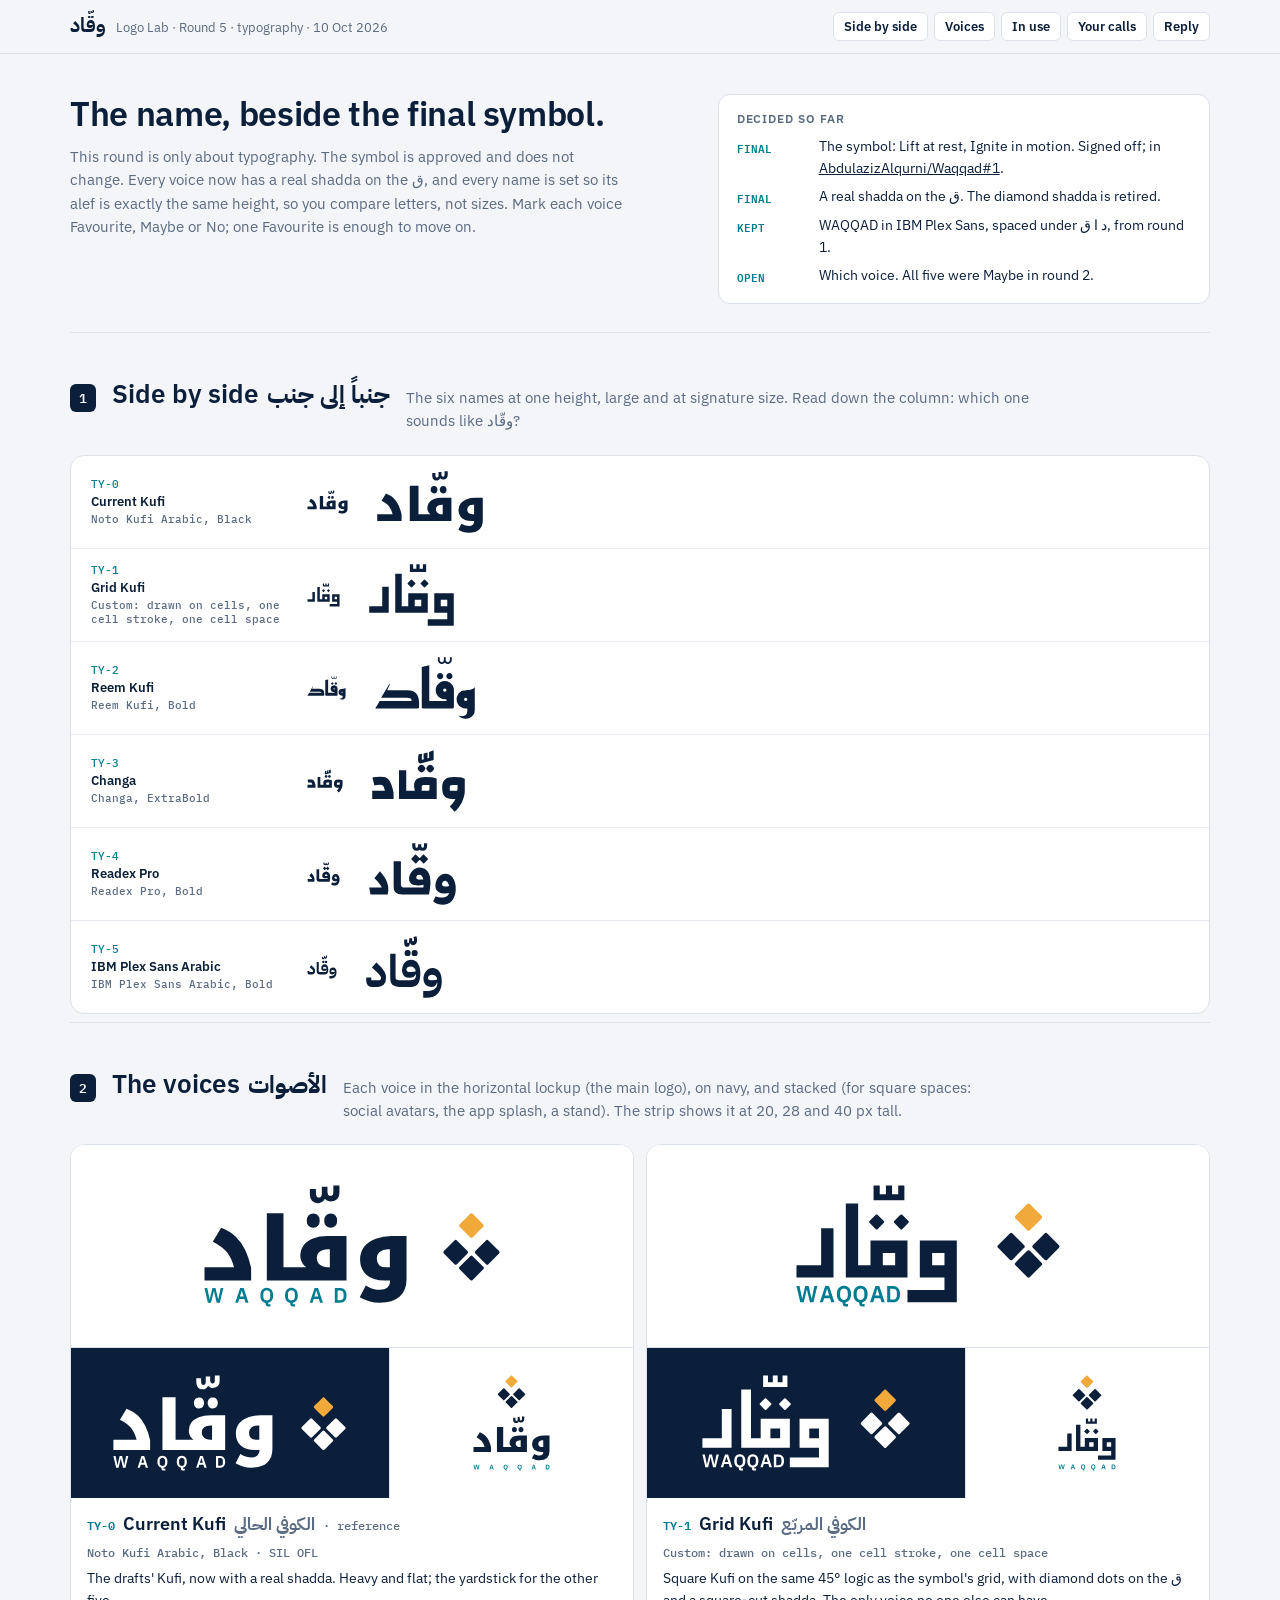
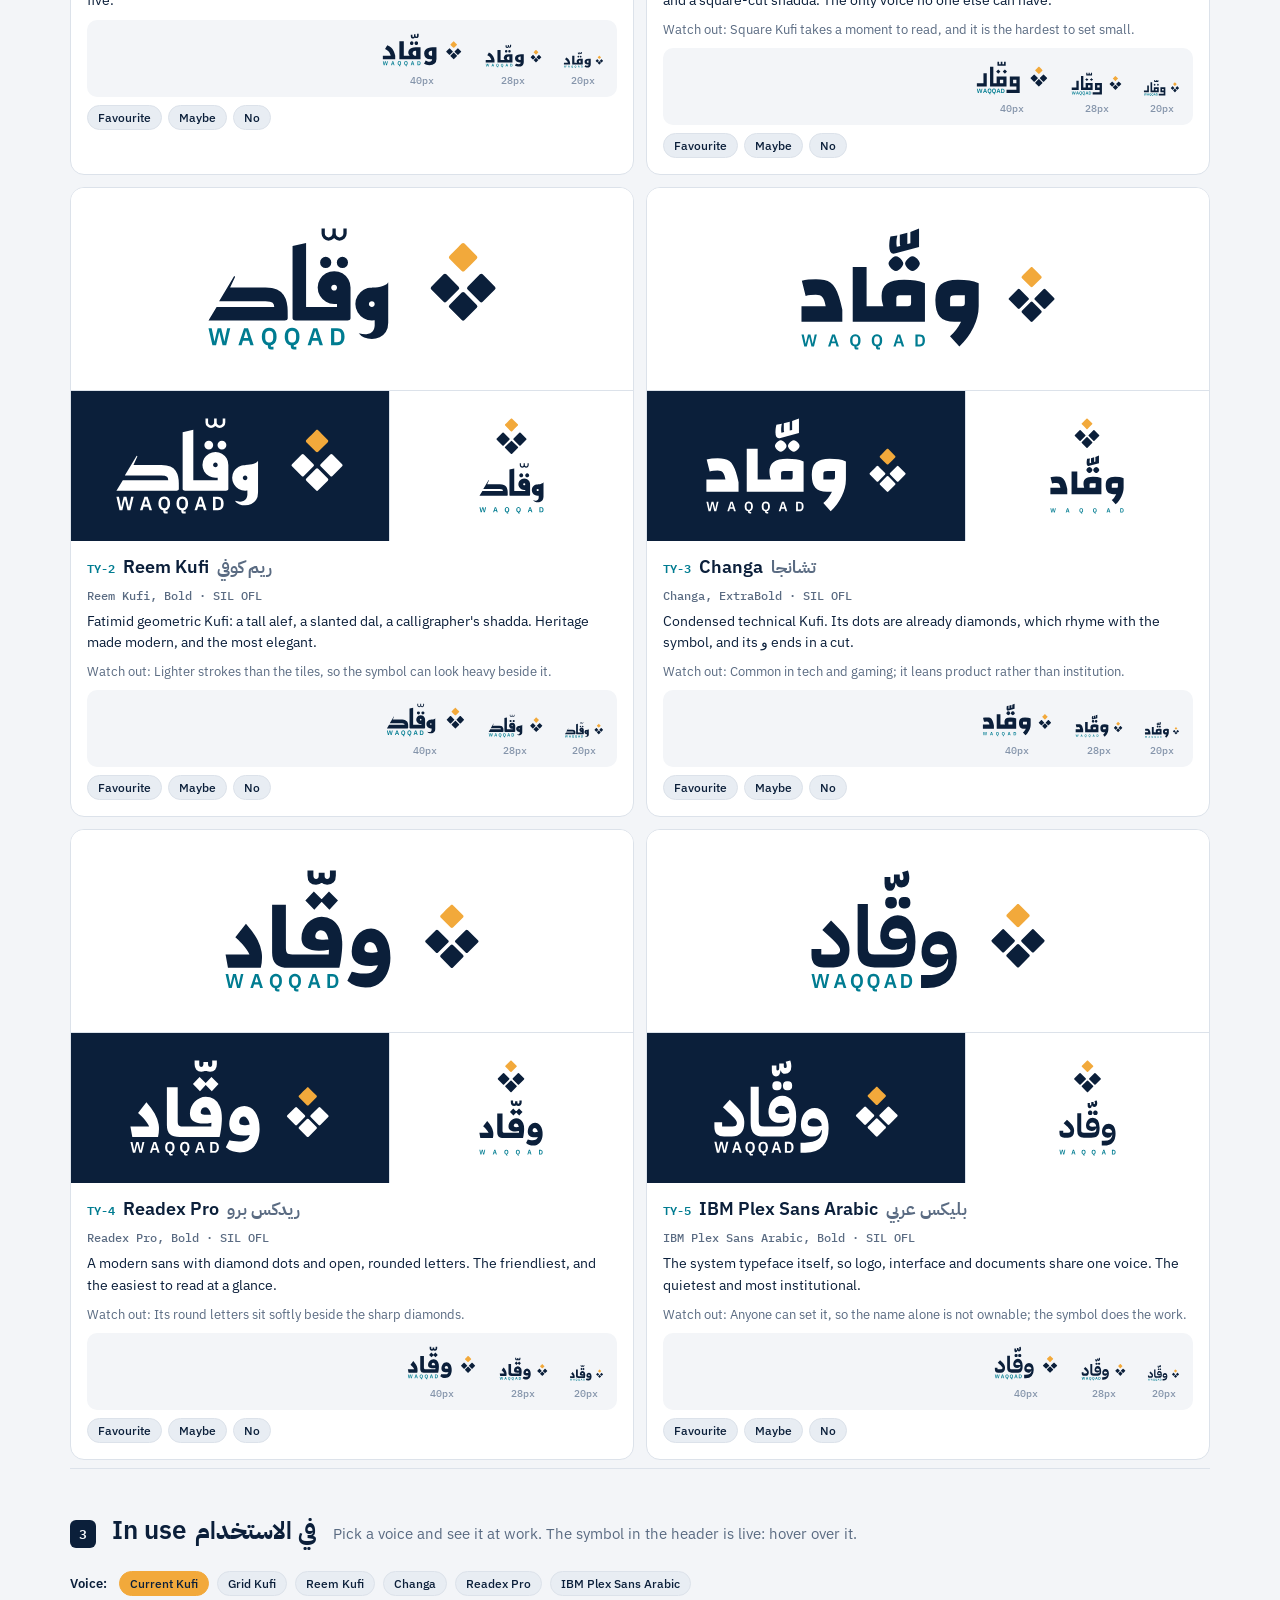
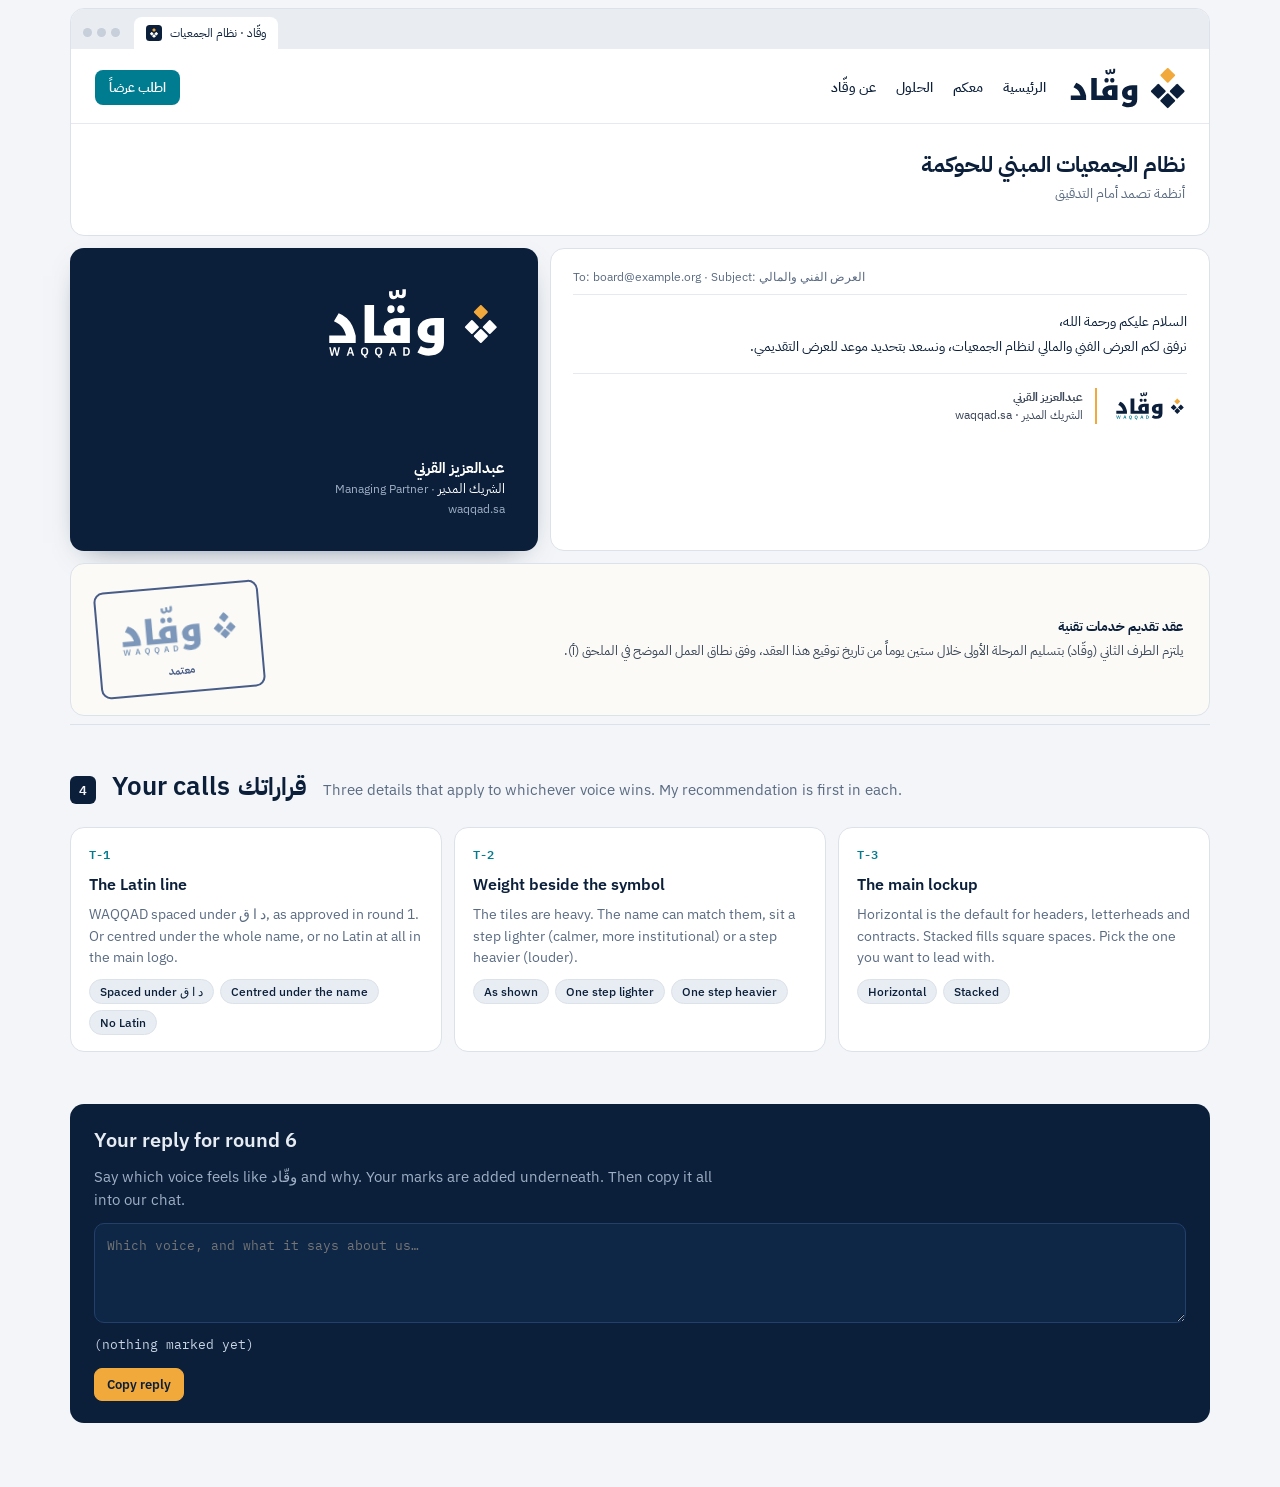
<file: brand/logo-lab.html>
<!doctype html>
<html lang="en">
<head>
<meta charset="utf-8">
<meta name="viewport" content="width=device-width, initial-scale=1">
<title>Waqqad Logo Lab</title>
<link rel="preconnect" href="https://fonts.googleapis.com">
<link rel="preconnect" href="https://fonts.gstatic.com" crossorigin>
<link rel="stylesheet" href="https://fonts.googleapis.com/css2?family=IBM+Plex+Mono:wght@400;500&family=IBM+Plex+Sans+Arabic:wght@400;600;700&family=IBM+Plex+Sans:wght@400;500;600&display=swap">
<style>
/* Layout: a type review. A specimen of the six names at one height, then a
   card per voice with its lockups, then the voices at work, then the calls. */
:root {
  --paper: #F3F5F8;
  --card: #FFFFFF;
  --ink: #0B1F3A;
  --muted: #5A6B82;
  --line: #DCE2EA;
  --teal: #007C91;
  --amber: #F2A93B;
  --navy: #0B1F3A;
  --chip: #E8EDF3;
  --font-ar: "IBM Plex Sans Arabic", "Noto Sans Arabic", Tahoma, sans-serif;
  --font-en: "IBM Plex Sans", "Helvetica Neue", Arial, sans-serif;
  --font-mono: "IBM Plex Mono", ui-monospace, Menlo, monospace;
}
@media (prefers-color-scheme: dark) {
  :root:not([data-theme="light"]) {
    --paper: #071426; --card: #0D1C33; --ink: #E7ECF3; --muted: #93A3B8;
    --line: #1E3150; --teal: #4FB8C9; --chip: #15284A;
    color-scheme: dark;
  }
}
:root[data-theme="dark"] {
  --paper: #071426; --card: #0D1C33; --ink: #E7ECF3; --muted: #93A3B8;
  --line: #1E3150; --teal: #4FB8C9; --chip: #15284A;
  color-scheme: dark;
}
* { box-sizing: border-box; }
body { background: var(--paper); color: var(--ink); font: 15px/1.55 var(--font-en); margin: 0; }
.wrap { max-width: 1180px; margin: 0 auto; padding-inline: 20px; padding-block: 0 64px; }
h1, h2, h3 { text-wrap: balance; margin: 0; }
p { margin: 0; }
button { font-family: inherit; }
button:focus-visible, a:focus-visible { outline: 2px solid var(--amber); outline-offset: 2px; }

.bar { position: sticky; top: env(safe-area-inset-top, 0px); z-index: 5; background: color-mix(in srgb, var(--paper) 88%, transparent); backdrop-filter: blur(10px); border-bottom: 1px solid var(--line); }
.bar .wrap { display: flex; flex-wrap: wrap; align-items: center; gap: 10px 20px; padding-block: 12px; }
.brandline { display: flex; align-items: baseline; gap: 10px; margin-inline-end: auto; }
.brandline b { font: 700 20px/1 var(--font-ar); }
.brandline span { color: var(--muted); font-size: 13px; }
.jump { display: flex; gap: 6px; flex-wrap: wrap; }
.jump a { font: 600 13px var(--font-en); color: var(--ink); text-decoration: none; border: 1px solid var(--line); border-radius: 6px; padding: 5px 10px; background: var(--card); }
.btn { font: 600 13px var(--font-en); border: 1px solid var(--line); background: var(--card); color: var(--ink); border-radius: 8px; padding: 7px 12px; cursor: pointer; }
.btn.primary { background: var(--amber); border-color: var(--amber); color: #0B1F3A; }

.intro { display: grid; grid-template-columns: minmax(0, 1.25fr) minmax(0, 1fr); gap: 32px; padding-block: 40px 28px; align-items: start; }
.intro h1 { font: 600 34px/1.15 var(--font-en); letter-spacing: -.01em; }
.intro p { color: var(--muted); max-width: 62ch; margin-top: 12px; }
.decided { background: var(--card); border: 1px solid var(--line); border-radius: 12px; padding: 16px 18px; }
.decided h3 { font: 600 12px var(--font-en); letter-spacing: .08em; text-transform: uppercase; color: var(--muted); margin-bottom: 10px; }
.decided ul { list-style: none; margin: 0; padding: 0; display: grid; gap: 7px; font-size: 14px; }
.decided li { display: grid; grid-template-columns: 74px minmax(0, 1fr); gap: 8px; }
.decided .st { font: 600 11px var(--font-mono); padding-top: 2px; color: var(--teal); }
.decided a { color: inherit; }

.sec { border-top: 1px solid var(--line); padding-block: 44px 8px; scroll-margin-top: 70px; }
.sec-head { display: flex; flex-wrap: wrap; align-items: baseline; gap: 8px 16px; margin-bottom: 22px; }
.sec-head .num { font: 600 13px var(--font-mono); background: var(--ink); color: var(--paper); border-radius: 6px; padding: 3px 9px; }
.sec-head h2 { font: 600 26px/1.2 var(--font-en); }
.sec-head h2 .ar { font: 700 24px var(--font-ar); margin-inline-start: 8px; }
.sec-head .lede { flex-basis: 100%; color: var(--muted); max-width: 74ch; }

/* specimen */
.specimen { background: #FFFFFF; border: 1px solid var(--line); border-radius: 14px; overflow: hidden; }
.spec-row { display: grid; grid-template-columns: 200px minmax(0, 1fr); align-items: center; gap: 16px; padding: 14px 20px; border-bottom: 1px solid #E6EAF0; }
.spec-row:last-child { border-bottom: 0; }
.spec-row .lbl { font: 600 13px var(--font-en); color: #0B1F3A; display: grid; gap: 2px; }
.spec-row .lbl span { font: 500 11px var(--font-mono); color: #5A6B82; }
.spec-row .lbl .id { color: var(--teal); }
.spec-row .names { display: flex; justify-content: flex-end; align-items: center; gap: 28px; direction: rtl; flex-wrap: wrap; }
.spec-row .names img { height: 64px; width: auto; display: block; }
.spec-row .names img.s { height: 24px; }

/* voice cards */
.voices { display: grid; grid-template-columns: repeat(2, minmax(0, 1fr)); gap: 12px; }
.vc { background: var(--card); border: 1px solid var(--line); border-radius: 14px; overflow: hidden; display: flex; flex-direction: column; min-width: 0; }
.vc .main { background: #FFFFFF; border-bottom: 1px solid var(--line); display: grid; place-items: center; padding: 26px 22px; min-height: 200px; }
.vc .main img { max-width: 100%; max-height: 150px; width: auto; height: auto; display: block; }
.vc .pair { display: grid; grid-template-columns: minmax(0, 1.3fr) minmax(0, 1fr); }
.vc .pair > div { display: grid; place-items: center; padding: 16px; min-height: 150px; }
.vc .pair .d { background: var(--navy); }
.vc .pair .l { background: #FFFFFF; border-inline-start: 1px solid var(--line); }
.vc .pair img { max-width: 100%; max-height: 118px; width: auto; height: auto; display: block; }
.vc-body { padding: 14px 16px 16px; display: grid; gap: 8px; }
.vc-body h3 { font: 600 18px var(--font-en); display: flex; gap: 8px; align-items: baseline; flex-wrap: wrap; }
.vc-body h3 .ar { font: 700 17px var(--font-ar); color: var(--muted); }
.vc-body .id { font: 600 12px var(--font-mono); color: var(--teal); }
.vc-body .face { font: 500 12px var(--font-mono); color: var(--muted); }
.vc-body p { font-size: 14px; }
.vc-body .risk { font-size: 13px; color: var(--muted); }
.small { display: flex; align-items: flex-end; gap: 18px; flex-wrap: wrap; padding: 10px 12px; background: var(--paper); border-radius: 10px; direction: rtl; }
.small figure { margin: 0; display: grid; justify-items: center; gap: 4px; }
.small img { display: block; width: auto; }
.small figcaption { font: 500 10px var(--font-mono); color: #8494AA; direction: ltr; }

/* in use */
.use { display: grid; grid-template-columns: repeat(12, minmax(0, 1fr)); gap: 12px; }
.use > * { min-width: 0; border-radius: 14px; }
.pickrow { grid-column: span 12; display: flex; gap: 8px; align-items: center; flex-wrap: wrap; }
.pickrow b { font: 600 13px var(--font-en); margin-inline-end: 4px; }
.site { grid-column: span 12; background: #fff; border: 1px solid var(--line); overflow: hidden; }
.site .chrome { background: #E9EDF2; display: flex; align-items: center; gap: 8px; padding: 8px 12px 0; }
.site .tab { background: #fff; border-radius: 8px 8px 0 0; padding: 7px 12px; display: flex; align-items: center; gap: 8px; font: 12px var(--font-ar); color: #0B1F3A; max-width: 260px; }
.site .tab img { width: 16px; height: 16px; }
.site .dots { display: flex; gap: 5px; margin-inline-end: 6px; }
.site .dots i { width: 9px; height: 9px; border-radius: 50%; background: #C7CFDA; display: block; }
.site header { direction: rtl; display: flex; align-items: center; gap: 24px; padding: 18px 24px 14px; border-bottom: 1px solid #E6EAF0; flex-wrap: wrap; }
.logo-live { display: inline-flex; align-items: center; gap: 12px; direction: rtl; text-decoration: none; cursor: pointer; }
.logo-live svg { height: 42px; width: auto; overflow: visible; }
.logo-live img { height: 40px; width: auto; display: block; }
.site nav { display: flex; gap: 20px; font: 500 14px var(--font-ar); color: #0B1F3A; margin-inline-end: auto; flex-wrap: wrap; }
.site .cta { font: 600 13px var(--font-ar); background: #007C91; color: #fff; border-radius: 8px; padding: 8px 14px; }
.site .pagehero { direction: rtl; padding: 24px 24px 30px; font-family: var(--font-ar); color: #0B1F3A; }
.site .pagehero b { display: block; font-size: 22px; font-weight: 700; }
.site .pagehero span { color: #5A6B82; font-size: 14px; }
.card-mock { grid-column: span 5; background: var(--navy); aspect-ratio: 85 / 55; padding: 7%; display: flex; flex-direction: column; justify-content: space-between; direction: rtl; color: #fff; box-shadow: 0 10px 30px -18px rgba(11, 31, 58, .7); }
.card-mock img { height: 36%; width: auto; max-width: 80%; align-self: flex-start; display: block; }
.card-mock .who { font: 13px/1.5 var(--font-ar); }
.card-mock .who b { display: block; font-size: 15px; }
.card-mock .who .en { font-family: var(--font-en); color: #9FB0C6; font-size: 12px; }
.mail { grid-column: span 7; background: #FFFFFF; border: 1px solid var(--line); padding: 20px 22px; display: grid; gap: 14px; align-content: start; color: #0B1F3A; }
.mail .meta { font: 12px var(--font-en); color: #5A6B82; border-bottom: 1px solid #E6EAF0; padding-bottom: 10px; }
.mail .body { font: 14px/1.8 var(--font-ar); direction: rtl; }
.mail .sig { display: flex; align-items: center; gap: 16px; direction: rtl; border-top: 1px solid #E6EAF0; padding-top: 14px; flex-wrap: wrap; }
.mail .sig img { height: 34px; width: auto; display: block; }
.mail .sig .who { font: 12px/1.5 var(--font-ar); color: #3A4658; border-inline-start: 2px solid #F2A93B; padding-inline-start: 12px; }
.stamp { grid-column: span 12; background: #FBFAF6; border: 1px solid var(--line); padding: 22px 26px; display: flex; gap: 28px; align-items: center; flex-wrap: wrap; direction: rtl; }
.stamp .doc { font: 13px/1.9 var(--font-ar); color: #3A4658; flex: 1 1 280px; min-width: 0; }
.stamp .doc b { color: #0B1F3A; }
.stamp .seal { border: 2.5px solid #1F3A73; border-radius: 10px; padding: 12px 18px; transform: rotate(-5deg); opacity: .82; mix-blend-mode: multiply; display: grid; justify-items: center; gap: 4px; }
.stamp .seal img { height: 58px; width: auto; filter: url(#ink); display: block; }
.stamp .seal span { font: 600 11px var(--font-ar); color: #1F3A73; }

/* calls */
.qs { display: grid; grid-template-columns: repeat(3, minmax(0, 1fr)); gap: 12px; }
.q { background: var(--card); border: 1px solid var(--line); border-radius: 14px; padding: 16px 18px; display: grid; gap: 10px; align-content: start; min-width: 0; }
.q .id { font: 600 12px var(--font-mono); color: var(--teal); }
.q h3 { font: 600 16px var(--font-en); }
.q p { font-size: 14px; color: var(--muted); }
.chips { display: flex; flex-wrap: wrap; gap: 6px; }
.chip { font: 500 12px var(--font-en); border: 1px solid var(--line); background: var(--chip); color: var(--ink); border-radius: 999px; padding: 4px 10px; cursor: pointer; }
.chip[aria-pressed="true"] { background: var(--amber); border-color: var(--amber); color: #0B1F3A; }
.chip[data-o="No"][aria-pressed="true"] { background: #C4623A; border-color: #C4623A; color: #fff; }

.reply { margin-top: 44px; background: var(--navy); color: #E7ECF3; border-radius: 14px; padding: 22px 24px; display: grid; gap: 12px; scroll-margin-top: 70px; }
.reply h2 { font: 600 20px var(--font-en); }
.reply p { color: #9FB0C6; max-width: 70ch; }
.reply textarea { width: 100%; min-height: 100px; resize: vertical; border-radius: 10px; border: 1px solid #23406B; background: #0F2747; color: #fff; font: 13px/1.6 var(--font-mono); padding: 12px; }
.reply pre { margin: 0; white-space: pre-wrap; color: #C9D5E4; font: 13px/1.6 var(--font-mono); }

@media (max-width: 960px) { .voices { grid-template-columns: minmax(0, 1fr); } .qs { grid-template-columns: repeat(2, minmax(0, 1fr)); } }
@media (max-width: 860px) {
  .intro { grid-template-columns: minmax(0, 1fr); }
  .card-mock, .mail { grid-column: span 12; }
  .spec-row { grid-template-columns: minmax(0, 1fr); }
  .spec-row .names { justify-content: flex-start; }
}
@media (max-width: 600px) { .qs, .vc .pair { grid-template-columns: minmax(0, 1fr); } .spec-row .names img { height: 48px; } }

/* Waqqad symbol: the motion kit for the web.
 * Pair with waqqad-symbol-motion.js. The SVG is waqqad-symbol-live.svg,
 * pasted inline. Only the spark moves; the tiles never do on hover. */
.wq { overflow: visible; }
.wq .wq-t, .wq .wq-s { transform-box: fill-box; transform-origin: 50% 50%; }

/* entrance: add .wq-intro once (the script does this for you) */
.wq-intro .wq-t { animation: wq-pop .55s cubic-bezier(.2, .8, .2, 1) both; }
.wq-intro .wq-t2 { animation-delay: .08s; }
.wq-intro .wq-t3 { animation-delay: .16s; }
.wq-intro .wq-s { animation: wq-rise 1.1s .25s cubic-bezier(.3, .7, .2, 1) both; }
.wq-intro .wq-sf { animation: wq-warm 1.1s .25s both; }

@keyframes wq-pop { 0% { transform: scale(0); opacity: 0; } 70% { transform: scale(1.06); opacity: 1; } 100% { transform: scale(1); } }
@keyframes wq-rise {
  0% { transform: translateY(14.14px) scale(0); }
  35% { transform: translateY(14.14px) scale(1); }
  72% { transform: translateY(-3px); }
  100% { transform: translateY(0); }
}
@keyframes wq-warm { 0%, 40% { fill: var(--wq-ink, #0B1F3A); } 75%, 100% { fill: #F2A93B; } }

@media (prefers-reduced-motion: reduce) {
  .wq *, .wq { animation: none !important; transition: none !important; }
}

</style>
</head>
<body>


<svg width="0" height="0" style="position:absolute" aria-hidden="true">
  <filter id="ink"><feColorMatrix type="matrix" values="0 0 0 0 0.12  0 0 0 0 0.23  0 0 0 0 0.45  0 0 0 1 0"/></filter>
</svg>

<div class="bar">
  <div class="wrap">
    <div class="brandline"><b>وقّاد</b><span>Logo Lab · Round 5 · typography · 10 Oct 2026</span></div>
    <nav class="jump" aria-label="Sections"><a href="#specimen">Side by side</a><a href="#voices">Voices</a><a href="#use">In use</a><a href="#calls">Your calls</a><a href="#reply">Reply</a></nav>
  </div>
</div>

<div class="wrap">
  <section class="intro">
    <div>
      <h1>The name, beside the final symbol.</h1>
      <p>This round is only about typography. The symbol is approved and does not change. Every voice now has a real shadda on the ق, and every name is set so its alef is exactly the same height, so you compare letters, not sizes. Mark each voice Favourite, Maybe or No; one Favourite is enough to move on.</p>
    </div>
    <div class="decided">
      <h3>Decided so far</h3>
      <ul>
        <li><span class="st">FINAL</span><span>The symbol: Lift at rest, Ignite in motion. Signed off; in <a href="https://github.com/AbdulazizAlqurni/Waqqad/pull/1">AbdulazizAlqurni/Waqqad#1</a>.</span></li>
        <li><span class="st">FINAL</span><span>A real shadda on the ق. The diamond shadda is retired.</span></li>
        <li><span class="st">KEPT</span><span>WAQQAD in IBM Plex Sans, spaced under د ا ق, from round 1.</span></li>
        <li><span class="st">OPEN</span><span>Which voice. All five were Maybe in round 2.</span></li>
      </ul>
    </div>
  </section>

  <section class="sec" id="specimen">
    <div class="sec-head">
      <span class="num">1</span><h2>Side by side<span class="ar">جنباً إلى جنب</span></h2>
      <p class="lede">The six names at one height, large and at signature size. Read down the column: which one sounds like وقّاد?</p>
    </div>
    <div class="specimen" id="spec"></div>
  </section>

  <section class="sec" id="voices">
    <div class="sec-head">
      <span class="num">2</span><h2>The voices<span class="ar">الأصوات</span></h2>
      <p class="lede">Each voice in the horizontal lockup (the main logo), on navy, and stacked (for square spaces: social avatars, the app splash, a stand). The strip shows it at 20, 28 and 40 px tall.</p>
    </div>
    <div class="voices" id="voice-grid"></div>
  </section>

  <section class="sec" id="use">
    <div class="sec-head">
      <span class="num">3</span><h2>In use<span class="ar">في الاستخدام</span></h2>
      <p class="lede">Pick a voice and see it at work. The symbol in the header is live: hover over it.</p>
    </div>
    <div class="use" id="use-grid"></div>
  </section>

  <section class="sec" id="calls">
    <div class="sec-head">
      <span class="num">4</span><h2>Your calls<span class="ar">قراراتك</span></h2>
      <p class="lede">Three details that apply to whichever voice wins. My recommendation is first in each.</p>
    </div>
    <div class="qs" id="qs"></div>
  </section>

  <section class="reply" id="reply">
    <h2>Your reply for round 6</h2>
    <p>Say which voice feels like وقّاد and why. Your marks are added underneath. Then copy it all into our chat.</p>
    <textarea id="reply-note" aria-label="Your notes" placeholder="Which voice, and what it says about us…"></textarea>
    <pre id="reply-text"></pre>
    <button class="btn primary" id="copy" style="justify-self:start">Copy reply</button>
  </section>
</div>

<script>
const DATA = {"voices": {"current": {"name": "Current Kufi", "ar": "الكوفي الحالي", "key": "noto_kufi_900", "tag": "reference", "face": "Noto Kufi Arabic, Black · SIL OFL", "idea": "The drafts' Kufi, now with a real shadda. Heavy and flat; the yardstick for the other five.", "h_light": "<svg xmlns=\"http://www.w3.org/2000/svg\" viewBox=\"-14.34 -148.74 441.09 203.93\" width=\"441.09\" height=\"203.93\"><path fill=\"#0B1F3A\" d=\"M5.4 -17.76H45.6Q43.92 -24 41.76 -28.68Q39.6 -33.36 37.32 -36.6Q34.44 -40.68 29.28 -44.76Q24.12 -48.84 16.68 -52.44L28.08 -71.52Q39.72 -67.08 47.64 -59.58Q55.56 -52.08 60.66 -41.52Q65.76 -30.96 68.88 -17.16V0H5.4ZM127.37 -17.76Q127.92 -17.76 127.92 -17.28V-0.6Q127.92 0 127.32 0H90.24V-91.2H112.92V-17.76ZM159.6 -105Q154.56 -105 151.68 -108.18Q148.8 -111.36 148.8 -116.64V-124.2H157.08V-119.16Q157.08 -116.16 157.92 -114.36Q158.76 -112.56 161.04 -112.56Q162.84 -112.56 163.98 -113.76Q165.12 -114.96 165.12 -118.08V-127.2H172.8V-120.48Q172.8 -118.2 173.76 -116.58Q174.72 -114.96 176.88 -114.96Q178.8 -114.96 179.82 -116.16Q180.84 -117.36 180.84 -121.56V-129H189.12V-119.04Q189.12 -113.64 186.12 -110.52Q183.12 -107.4 177.72 -107.4Q175.08 -107.4 172.98 -108.3Q170.88 -109.2 169.32 -111Q167.76 -108 165.36 -106.5Q162.96 -105 159.6 -105ZM153.48 -71.64Q149.16 -71.64 146.88 -74.4Q144.6 -77.16 144.6 -81.24Q144.6 -85.44 146.88 -88.14Q149.16 -90.84 153.48 -90.84Q157.68 -90.84 159.96 -88.26Q162.24 -85.68 162.24 -81.24Q162.24 -76.8 159.84 -74.22Q157.44 -71.64 153.48 -71.64ZM177.24 -71.64Q173.16 -71.64 170.76 -74.28Q168.36 -76.92 168.36 -81.24Q168.36 -85.68 170.76 -88.26Q173.16 -90.84 177.24 -90.84Q181.32 -90.84 183.66 -88.32Q186 -85.8 186 -81.24Q186 -76.8 183.54 -74.22Q181.08 -71.64 177.24 -71.64ZM126.12 0Q125.52 0 125.52 -0.6V-17.28Q125.52 -17.76 126.12 -17.76H144Q141.72 -19.2 139.92 -21.6Q138.12 -24 136.98 -27.06Q135.84 -30.12 135.84 -33.48Q135.84 -41.52 140.28 -47.52Q144.72 -53.52 153.18 -56.88Q161.64 -60.24 173.64 -60.24H198.72V0ZM173.04 -17.76H176.04V-42.48H174Q169.32 -42.48 165.78 -41.16Q162.24 -39.84 160.26 -37.14Q158.28 -34.44 158.28 -30.36Q158.28 -26.28 160.5 -23.46Q162.72 -20.64 166.08 -19.2Q169.44 -17.76 173.04 -17.76ZM244.08 30.36Q236.52 30.36 229.44 28.26Q222.36 26.16 216.72 22.8L225 6.96Q230.52 10.44 235.26 11.64Q240 12.84 244.2 12.84Q250.92 12.84 254.46 9.48Q258 6.12 258 1.8V0H251.16Q234.12 0 225.66 -7.8Q217.2 -15.6 217.2 -28.32Q217.2 -39.12 223.02 -46.2Q228.84 -53.28 238.62 -56.76Q248.4 -60.24 260.28 -60.24H280.44V-1.32Q280.44 13.32 271.2 21.84Q261.96 30.36 244.08 30.36ZM257.76 -17.76V-42.48H254.88Q248.28 -42.48 244.14 -39.06Q240 -35.64 240 -29.64Q240 -23.76 243.18 -20.76Q246.36 -17.76 253.08 -17.76Z\"/><g transform=\"translate(316.56 -90.46) scale(1.0450)\"><g transform=\"translate(29.49 50)\"><g class=\"wq-t wq-t1\"><rect x=\"-12.0\" y=\"-12.0\" width=\"24\" height=\"24\" rx=\"2.2\" fill=\"#0B1F3A\" transform=\"rotate(45)\"/></g></g><g transform=\"translate(50 70.51)\"><g class=\"wq-t wq-t2\"><rect x=\"-12.0\" y=\"-12.0\" width=\"24\" height=\"24\" rx=\"2.2\" fill=\"#0B1F3A\" transform=\"rotate(45)\"/></g></g><g transform=\"translate(70.51 50)\"><g class=\"wq-t wq-t3\"><rect x=\"-12.0\" y=\"-12.0\" width=\"24\" height=\"24\" rx=\"2.2\" fill=\"#0B1F3A\" transform=\"rotate(45)\"/></g></g><g transform=\"translate(50 15.35)\"><g class=\"wq-s\"><path fill=\"#F2A93B\" d=\"M-1.56 15.41C-0.7 16.27 0.7 16.27 1.56 15.41C6.18 10.8 10.8 6.18 15.41 1.56C16.27 0.7 16.27 -0.7 15.41 -1.56C10.8 -6.18 6.18 -10.8 1.56 -15.41C0.7 -16.27 -0.7 -16.27 -1.56 -15.41C-2.92 -14.05 -4.29 -12.68 -5.66 -11.31C-5.66 -11.31 -5.66 -11.31 -5.66 -11.31C-7.54 -9.43 -9.43 -7.54 -11.31 -5.66C-11.31 -5.66 -11.31 -5.66 -11.31 -5.66C-12.68 -4.29 -14.05 -2.92 -15.41 -1.56C-16.27 -0.7 -16.27 0.7 -15.41 1.56C-10.8 6.18 -6.18 10.8 -1.56 15.41Z\"/></g></g></g><path fill=\"#007C91\" d=\"M14.33 30.36H10.03L5.4 10.36H9.18L11.15 19.97L12.39 26.09H12.46L13.9 19.97L16.2 10.36H20.37L22.66 19.97L24.08 26.08H24.17L25.42 19.97L27.44 10.36H31.08L26.29 30.36H22.01L19.46 19.78L18.24 14.53H18.16L16.89 19.78ZM65.3 30.36H61.36L59.76 25.27H52.67L51.07 30.36H47.24L53.95 10.36H58.65ZM58.83 22.03L57.22 16.97L56.26 13.81H56.12L55.18 16.97L53.56 22.03ZM95.2 32.37V35.46H92.43Q90.45 35.46 89.52 34.5Q88.59 33.53 88.59 31.78V30.59Q86.41 30.24 84.8 28.98Q83.19 27.71 82.32 25.55Q81.46 23.38 81.46 20.36Q81.46 16.97 82.53 14.67Q83.61 12.37 85.57 11.2Q87.54 10.02 90.16 10.02Q92.8 10.02 94.76 11.2Q96.71 12.37 97.79 14.67Q98.86 16.97 98.86 20.36Q98.86 23.3 98.04 25.43Q97.22 27.56 95.72 28.84Q94.22 30.12 92.13 30.52V32.37ZM90.16 27.34Q91.6 27.34 92.65 26.69Q93.7 26.03 94.27 24.81Q94.85 23.59 94.85 21.9V18.82Q94.85 17.1 94.27 15.89Q93.7 14.68 92.65 14.03Q91.6 13.38 90.16 13.38Q88.74 13.38 87.68 14.03Q86.62 14.68 86.05 15.89Q85.47 17.1 85.47 18.82V21.9Q85.47 23.59 86.05 24.81Q86.62 26.03 87.68 26.69Q88.74 27.34 90.16 27.34ZM128.77 32.37V35.46H126Q124.01 35.46 123.08 34.5Q122.16 33.53 122.16 31.78V30.59Q119.98 30.24 118.37 28.98Q116.76 27.71 115.89 25.55Q115.02 23.38 115.02 20.36Q115.02 16.97 116.1 14.67Q117.18 12.37 119.14 11.2Q121.11 10.02 123.73 10.02Q126.37 10.02 128.32 11.2Q130.28 12.37 131.35 14.67Q132.43 16.97 132.43 20.36Q132.43 23.3 131.61 25.43Q130.78 27.56 129.28 28.84Q127.79 30.12 125.7 30.52V32.37ZM123.73 27.34Q125.17 27.34 126.22 26.69Q127.26 26.03 127.84 24.81Q128.42 23.59 128.42 21.9V18.82Q128.42 17.1 127.84 15.89Q127.26 14.68 126.22 14.03Q125.17 13.38 123.73 13.38Q122.31 13.38 121.25 14.03Q120.19 14.68 119.61 15.89Q119.04 17.1 119.04 18.82V21.9Q119.04 23.59 119.61 24.81Q120.19 26.03 121.25 26.69Q122.31 27.34 123.73 27.34ZM166.65 30.36H162.71L161.11 25.27H154.02L152.42 30.36H148.59L155.3 10.36H160ZM160.19 22.03L158.58 16.97L157.61 13.81H157.47L156.53 16.97L154.92 22.03ZM182.81 30.36V10.36H190.1Q192.71 10.36 194.65 11.47Q196.59 12.59 197.66 14.81Q198.72 17.03 198.72 20.36Q198.72 23.69 197.66 25.91Q196.59 28.13 194.65 29.25Q192.71 30.36 190.1 30.36ZM186.59 27.01H190.1Q191.5 27.01 192.54 26.44Q193.58 25.88 194.14 24.75Q194.71 23.63 194.71 21.93V18.79Q194.71 17.07 194.14 15.95Q193.58 14.83 192.54 14.27Q191.5 13.71 190.1 13.71H186.59Z\"/></svg>", "h_dark": "<svg xmlns=\"http://www.w3.org/2000/svg\" viewBox=\"-14.34 -148.74 441.09 203.93\" width=\"441.09\" height=\"203.93\"><rect x=\"-14.34\" y=\"-148.74\" width=\"441.09\" height=\"203.93\" fill=\"#0B1F3A\"/><path fill=\"#FFFFFF\" d=\"M5.4 -17.76H45.6Q43.92 -24 41.76 -28.68Q39.6 -33.36 37.32 -36.6Q34.44 -40.68 29.28 -44.76Q24.12 -48.84 16.68 -52.44L28.08 -71.52Q39.72 -67.08 47.64 -59.58Q55.56 -52.08 60.66 -41.52Q65.76 -30.96 68.88 -17.16V0H5.4ZM127.37 -17.76Q127.92 -17.76 127.92 -17.28V-0.6Q127.92 0 127.32 0H90.24V-91.2H112.92V-17.76ZM159.6 -105Q154.56 -105 151.68 -108.18Q148.8 -111.36 148.8 -116.64V-124.2H157.08V-119.16Q157.08 -116.16 157.92 -114.36Q158.76 -112.56 161.04 -112.56Q162.84 -112.56 163.98 -113.76Q165.12 -114.96 165.12 -118.08V-127.2H172.8V-120.48Q172.8 -118.2 173.76 -116.58Q174.72 -114.96 176.88 -114.96Q178.8 -114.96 179.82 -116.16Q180.84 -117.36 180.84 -121.56V-129H189.12V-119.04Q189.12 -113.64 186.12 -110.52Q183.12 -107.4 177.72 -107.4Q175.08 -107.4 172.98 -108.3Q170.88 -109.2 169.32 -111Q167.76 -108 165.36 -106.5Q162.96 -105 159.6 -105ZM153.48 -71.64Q149.16 -71.64 146.88 -74.4Q144.6 -77.16 144.6 -81.24Q144.6 -85.44 146.88 -88.14Q149.16 -90.84 153.48 -90.84Q157.68 -90.84 159.96 -88.26Q162.24 -85.68 162.24 -81.24Q162.24 -76.8 159.84 -74.22Q157.44 -71.64 153.48 -71.64ZM177.24 -71.64Q173.16 -71.64 170.76 -74.28Q168.36 -76.92 168.36 -81.24Q168.36 -85.68 170.76 -88.26Q173.16 -90.84 177.24 -90.84Q181.32 -90.84 183.66 -88.32Q186 -85.8 186 -81.24Q186 -76.8 183.54 -74.22Q181.08 -71.64 177.24 -71.64ZM126.12 0Q125.52 0 125.52 -0.6V-17.28Q125.52 -17.76 126.12 -17.76H144Q141.72 -19.2 139.92 -21.6Q138.12 -24 136.98 -27.06Q135.84 -30.12 135.84 -33.48Q135.84 -41.52 140.28 -47.52Q144.72 -53.52 153.18 -56.88Q161.64 -60.24 173.64 -60.24H198.72V0ZM173.04 -17.76H176.04V-42.48H174Q169.32 -42.48 165.78 -41.16Q162.24 -39.84 160.26 -37.14Q158.28 -34.44 158.28 -30.36Q158.28 -26.28 160.5 -23.46Q162.72 -20.64 166.08 -19.2Q169.44 -17.76 173.04 -17.76ZM244.08 30.36Q236.52 30.36 229.44 28.26Q222.36 26.16 216.72 22.8L225 6.96Q230.52 10.44 235.26 11.64Q240 12.84 244.2 12.84Q250.92 12.84 254.46 9.48Q258 6.12 258 1.8V0H251.16Q234.12 0 225.66 -7.8Q217.2 -15.6 217.2 -28.32Q217.2 -39.12 223.02 -46.2Q228.84 -53.28 238.62 -56.76Q248.4 -60.24 260.28 -60.24H280.44V-1.32Q280.44 13.32 271.2 21.84Q261.96 30.36 244.08 30.36ZM257.76 -17.76V-42.48H254.88Q248.28 -42.48 244.14 -39.06Q240 -35.64 240 -29.64Q240 -23.76 243.18 -20.76Q246.36 -17.76 253.08 -17.76Z\"/><g transform=\"translate(316.56 -90.46) scale(1.0450)\"><g transform=\"translate(29.49 50)\"><g class=\"wq-t wq-t1\"><rect x=\"-12.0\" y=\"-12.0\" width=\"24\" height=\"24\" rx=\"2.2\" fill=\"#FFFFFF\" transform=\"rotate(45)\"/></g></g><g transform=\"translate(50 70.51)\"><g class=\"wq-t wq-t2\"><rect x=\"-12.0\" y=\"-12.0\" width=\"24\" height=\"24\" rx=\"2.2\" fill=\"#FFFFFF\" transform=\"rotate(45)\"/></g></g><g transform=\"translate(70.51 50)\"><g class=\"wq-t wq-t3\"><rect x=\"-12.0\" y=\"-12.0\" width=\"24\" height=\"24\" rx=\"2.2\" fill=\"#FFFFFF\" transform=\"rotate(45)\"/></g></g><g transform=\"translate(50 15.35)\"><g class=\"wq-s\"><path fill=\"#F2A93B\" d=\"M-1.56 15.41C-0.7 16.27 0.7 16.27 1.56 15.41C6.18 10.8 10.8 6.18 15.41 1.56C16.27 0.7 16.27 -0.7 15.41 -1.56C10.8 -6.18 6.18 -10.8 1.56 -15.41C0.7 -16.27 -0.7 -16.27 -1.56 -15.41C-2.92 -14.05 -4.29 -12.68 -5.66 -11.31C-5.66 -11.31 -5.66 -11.31 -5.66 -11.31C-7.54 -9.43 -9.43 -7.54 -11.31 -5.66C-11.31 -5.66 -11.31 -5.66 -11.31 -5.66C-12.68 -4.29 -14.05 -2.92 -15.41 -1.56C-16.27 -0.7 -16.27 0.7 -15.41 1.56C-10.8 6.18 -6.18 10.8 -1.56 15.41Z\"/></g></g></g><path fill=\"#FFFFFF\" d=\"M14.33 30.36H10.03L5.4 10.36H9.18L11.15 19.97L12.39 26.09H12.46L13.9 19.97L16.2 10.36H20.37L22.66 19.97L24.08 26.08H24.17L25.42 19.97L27.44 10.36H31.08L26.29 30.36H22.01L19.46 19.78L18.24 14.53H18.16L16.89 19.78ZM65.3 30.36H61.36L59.76 25.27H52.67L51.07 30.36H47.24L53.95 10.36H58.65ZM58.83 22.03L57.22 16.97L56.26 13.81H56.12L55.18 16.97L53.56 22.03ZM95.2 32.37V35.46H92.43Q90.45 35.46 89.52 34.5Q88.59 33.53 88.59 31.78V30.59Q86.41 30.24 84.8 28.98Q83.19 27.71 82.32 25.55Q81.46 23.38 81.46 20.36Q81.46 16.97 82.53 14.67Q83.61 12.37 85.57 11.2Q87.54 10.02 90.16 10.02Q92.8 10.02 94.76 11.2Q96.71 12.37 97.79 14.67Q98.86 16.97 98.86 20.36Q98.86 23.3 98.04 25.43Q97.22 27.56 95.72 28.84Q94.22 30.12 92.13 30.52V32.37ZM90.16 27.34Q91.6 27.34 92.65 26.69Q93.7 26.03 94.27 24.81Q94.85 23.59 94.85 21.9V18.82Q94.85 17.1 94.27 15.89Q93.7 14.68 92.65 14.03Q91.6 13.38 90.16 13.38Q88.74 13.38 87.68 14.03Q86.62 14.68 86.05 15.89Q85.47 17.1 85.47 18.82V21.9Q85.47 23.59 86.05 24.81Q86.62 26.03 87.68 26.69Q88.74 27.34 90.16 27.34ZM128.77 32.37V35.46H126Q124.01 35.46 123.08 34.5Q122.16 33.53 122.16 31.78V30.59Q119.98 30.24 118.37 28.98Q116.76 27.71 115.89 25.55Q115.02 23.38 115.02 20.36Q115.02 16.97 116.1 14.67Q117.18 12.37 119.14 11.2Q121.11 10.02 123.73 10.02Q126.37 10.02 128.32 11.2Q130.28 12.37 131.35 14.67Q132.43 16.97 132.43 20.36Q132.43 23.3 131.61 25.43Q130.78 27.56 129.28 28.84Q127.79 30.12 125.7 30.52V32.37ZM123.73 27.34Q125.17 27.34 126.22 26.69Q127.26 26.03 127.84 24.81Q128.42 23.59 128.42 21.9V18.82Q128.42 17.1 127.84 15.89Q127.26 14.68 126.22 14.03Q125.17 13.38 123.73 13.38Q122.31 13.38 121.25 14.03Q120.19 14.68 119.61 15.89Q119.04 17.1 119.04 18.82V21.9Q119.04 23.59 119.61 24.81Q120.19 26.03 121.25 26.69Q122.31 27.34 123.73 27.34ZM166.65 30.36H162.71L161.11 25.27H154.02L152.42 30.36H148.59L155.3 10.36H160ZM160.19 22.03L158.58 16.97L157.61 13.81H157.47L156.53 16.97L154.92 22.03ZM182.81 30.36V10.36H190.1Q192.71 10.36 194.65 11.47Q196.59 12.59 197.66 14.81Q198.72 17.03 198.72 20.36Q198.72 23.69 197.66 25.91Q196.59 28.13 194.65 29.25Q192.71 30.36 190.1 30.36ZM186.59 27.01H190.1Q191.5 27.01 192.54 26.44Q193.58 25.88 194.14 24.75Q194.71 23.63 194.71 21.93V18.79Q194.71 17.07 194.14 15.95Q193.58 14.83 192.54 14.27Q191.5 13.71 190.1 13.71H186.59Z\"/></svg>", "v_light": "<svg xmlns=\"http://www.w3.org/2000/svg\" viewBox=\"-36.15 -320.12 358.14 429.37\" width=\"358.14\" height=\"429.37\"><path fill=\"#0B1F3A\" d=\"M5.4 -17.76H45.6Q43.92 -24 41.76 -28.68Q39.6 -33.36 37.32 -36.6Q34.44 -40.68 29.28 -44.76Q24.12 -48.84 16.68 -52.44L28.08 -71.52Q39.72 -67.08 47.64 -59.58Q55.56 -52.08 60.66 -41.52Q65.76 -30.96 68.88 -17.16V0H5.4ZM127.37 -17.76Q127.92 -17.76 127.92 -17.28V-0.6Q127.92 0 127.32 0H90.24V-91.2H112.92V-17.76ZM159.6 -105Q154.56 -105 151.68 -108.18Q148.8 -111.36 148.8 -116.64V-124.2H157.08V-119.16Q157.08 -116.16 157.92 -114.36Q158.76 -112.56 161.04 -112.56Q162.84 -112.56 163.98 -113.76Q165.12 -114.96 165.12 -118.08V-127.2H172.8V-120.48Q172.8 -118.2 173.76 -116.58Q174.72 -114.96 176.88 -114.96Q178.8 -114.96 179.82 -116.16Q180.84 -117.36 180.84 -121.56V-129H189.12V-119.04Q189.12 -113.64 186.12 -110.52Q183.12 -107.4 177.72 -107.4Q175.08 -107.4 172.98 -108.3Q170.88 -109.2 169.32 -111Q167.76 -108 165.36 -106.5Q162.96 -105 159.6 -105ZM153.48 -71.64Q149.16 -71.64 146.88 -74.4Q144.6 -77.16 144.6 -81.24Q144.6 -85.44 146.88 -88.14Q149.16 -90.84 153.48 -90.84Q157.68 -90.84 159.96 -88.26Q162.24 -85.68 162.24 -81.24Q162.24 -76.8 159.84 -74.22Q157.44 -71.64 153.48 -71.64ZM177.24 -71.64Q173.16 -71.64 170.76 -74.28Q168.36 -76.92 168.36 -81.24Q168.36 -85.68 170.76 -88.26Q173.16 -90.84 177.24 -90.84Q181.32 -90.84 183.66 -88.32Q186 -85.8 186 -81.24Q186 -76.8 183.54 -74.22Q181.08 -71.64 177.24 -71.64ZM126.12 0Q125.52 0 125.52 -0.6V-17.28Q125.52 -17.76 126.12 -17.76H144Q141.72 -19.2 139.92 -21.6Q138.12 -24 136.98 -27.06Q135.84 -30.12 135.84 -33.48Q135.84 -41.52 140.28 -47.52Q144.72 -53.52 153.18 -56.88Q161.64 -60.24 173.64 -60.24H198.72V0ZM173.04 -17.76H176.04V-42.48H174Q169.32 -42.48 165.78 -41.16Q162.24 -39.84 160.26 -37.14Q158.28 -34.44 158.28 -30.36Q158.28 -26.28 160.5 -23.46Q162.72 -20.64 166.08 -19.2Q169.44 -17.76 173.04 -17.76ZM244.08 30.36Q236.52 30.36 229.44 28.26Q222.36 26.16 216.72 22.8L225 6.96Q230.52 10.44 235.26 11.64Q240 12.84 244.2 12.84Q250.92 12.84 254.46 9.48Q258 6.12 258 1.8V0H251.16Q234.12 0 225.66 -7.8Q217.2 -15.6 217.2 -28.32Q217.2 -39.12 223.02 -46.2Q228.84 -53.28 238.62 -56.76Q248.4 -60.24 260.28 -60.24H280.44V-1.32Q280.44 13.32 271.2 21.84Q261.96 30.36 244.08 30.36ZM257.76 -17.76V-42.48H254.88Q248.28 -42.48 244.14 -39.06Q240 -35.64 240 -29.64Q240 -23.76 243.18 -20.76Q246.36 -17.76 253.08 -17.76Z\"/><g transform=\"translate(75 -277.61) scale(1.3585)\"><g transform=\"translate(29.49 50)\"><g class=\"wq-t wq-t1\"><rect x=\"-12.0\" y=\"-12.0\" width=\"24\" height=\"24\" rx=\"2.2\" fill=\"#0B1F3A\" transform=\"rotate(45)\"/></g></g><g transform=\"translate(50 70.51)\"><g class=\"wq-t wq-t2\"><rect x=\"-12.0\" y=\"-12.0\" width=\"24\" height=\"24\" rx=\"2.2\" fill=\"#0B1F3A\" transform=\"rotate(45)\"/></g></g><g transform=\"translate(70.51 50)\"><g class=\"wq-t wq-t3\"><rect x=\"-12.0\" y=\"-12.0\" width=\"24\" height=\"24\" rx=\"2.2\" fill=\"#0B1F3A\" transform=\"rotate(45)\"/></g></g><g transform=\"translate(50 15.35)\"><g class=\"wq-s\"><path fill=\"#F2A93B\" d=\"M-1.56 15.41C-0.7 16.27 0.7 16.27 1.56 15.41C6.18 10.8 10.8 6.18 15.41 1.56C16.27 0.7 16.27 -0.7 15.41 -1.56C10.8 -6.18 6.18 -10.8 1.56 -15.41C0.7 -16.27 -0.7 -16.27 -1.56 -15.41C-2.92 -14.05 -4.29 -12.68 -5.66 -11.31C-5.66 -11.31 -5.66 -11.31 -5.66 -11.31C-7.54 -9.43 -9.43 -7.54 -11.31 -5.66C-11.31 -5.66 -11.31 -5.66 -11.31 -5.66C-12.68 -4.29 -14.05 -2.92 -15.41 -1.56C-16.27 -0.7 -16.27 0.7 -15.41 1.56C-10.8 6.18 -6.18 10.8 -1.56 15.41Z\"/></g></g></g><path fill=\"#007C91\" d=\"M12.99 63.36H9.33L5.4 46.36H8.62L10.29 54.53L11.34 59.73H11.41L12.63 54.53L14.58 46.36H18.12L20.07 54.53L21.28 59.73H21.35L22.42 54.53L24.13 46.36H27.23L23.16 63.36H19.52L17.35 54.37L16.31 49.9H16.24L15.17 54.37ZM78.46 63.36H75.11L73.75 59.03H67.72L66.36 63.36H63.11L68.81 46.36H72.8ZM72.96 56.28L71.59 51.98L70.78 49.29H70.65L69.85 51.98L68.48 56.28ZM126.02 65.07V67.7H123.66Q121.98 67.7 121.19 66.88Q120.4 66.06 120.4 64.57V63.56Q118.54 63.26 117.18 62.18Q115.81 61.11 115.07 59.27Q114.33 57.43 114.33 54.86Q114.33 51.98 115.25 50.02Q116.16 48.07 117.84 47.07Q119.51 46.07 121.73 46.07Q123.98 46.07 125.64 47.07Q127.3 48.07 128.22 50.02Q129.13 51.98 129.13 54.86Q129.13 57.36 128.43 59.17Q127.73 60.98 126.46 62.07Q125.18 63.16 123.41 63.49V65.07ZM121.73 60.8Q122.96 60.8 123.85 60.24Q124.74 59.68 125.23 58.65Q125.72 57.61 125.72 56.17V53.55Q125.72 52.09 125.23 51.06Q124.74 50.03 123.85 49.48Q122.96 48.92 121.73 48.92Q120.53 48.92 119.63 49.48Q118.73 50.03 118.24 51.06Q117.75 52.09 117.75 53.55V56.17Q117.75 57.61 118.24 58.65Q118.73 59.68 119.63 60.24Q120.53 60.8 121.73 60.8ZM176.69 65.07V67.7H174.34Q172.65 67.7 171.86 66.88Q171.07 66.06 171.07 64.57V63.56Q169.22 63.26 167.85 62.18Q166.48 61.11 165.75 59.27Q165.01 57.43 165.01 54.86Q165.01 51.98 165.93 50.02Q166.84 48.07 168.51 47.07Q170.18 46.07 172.41 46.07Q174.65 46.07 176.32 47.07Q177.98 48.07 178.89 50.02Q179.81 51.98 179.81 54.86Q179.81 57.36 179.11 59.17Q178.41 60.98 177.13 62.07Q175.86 63.16 174.09 63.49V65.07ZM172.41 60.8Q173.64 60.8 174.53 60.24Q175.41 59.68 175.91 58.65Q176.4 57.61 176.4 56.17V53.55Q176.4 52.09 175.91 51.06Q175.41 50.03 174.53 49.48Q173.64 48.92 172.41 48.92Q171.21 48.92 170.3 49.48Q169.4 50.03 168.91 51.06Q168.42 52.09 168.42 53.55V56.17Q168.42 57.61 168.91 58.65Q169.4 59.68 170.3 60.24Q171.21 60.8 172.41 60.8ZM231.04 63.36H227.69L226.33 59.03H220.3L218.94 63.36H215.69L221.39 46.36H225.39ZM225.54 56.28L224.17 51.98L223.36 49.29H223.24L222.44 51.98L221.07 56.28ZM266.92 63.36V46.36H273.11Q275.34 46.36 276.98 47.31Q278.63 48.25 279.54 50.14Q280.44 52.03 280.44 54.86Q280.44 57.69 279.54 59.58Q278.63 61.47 276.98 62.41Q275.34 63.36 273.11 63.36ZM270.13 60.51H273.11Q274.3 60.51 275.19 60.03Q276.07 59.55 276.55 58.59Q277.03 57.64 277.03 56.2V53.52Q277.03 52.07 276.55 51.11Q276.07 50.16 275.19 49.68Q274.3 49.21 273.11 49.21H270.13Z\"/></svg>", "v_dark": "<svg xmlns=\"http://www.w3.org/2000/svg\" viewBox=\"-36.15 -320.12 358.14 429.37\" width=\"358.14\" height=\"429.37\"><rect x=\"-36.15\" y=\"-320.12\" width=\"358.14\" height=\"429.37\" fill=\"#0B1F3A\"/><path fill=\"#FFFFFF\" d=\"M5.4 -17.76H45.6Q43.92 -24 41.76 -28.68Q39.6 -33.36 37.32 -36.6Q34.44 -40.68 29.28 -44.76Q24.12 -48.84 16.68 -52.44L28.08 -71.52Q39.72 -67.08 47.64 -59.58Q55.56 -52.08 60.66 -41.52Q65.76 -30.96 68.88 -17.16V0H5.4ZM127.37 -17.76Q127.92 -17.76 127.92 -17.28V-0.6Q127.92 0 127.32 0H90.24V-91.2H112.92V-17.76ZM159.6 -105Q154.56 -105 151.68 -108.18Q148.8 -111.36 148.8 -116.64V-124.2H157.08V-119.16Q157.08 -116.16 157.92 -114.36Q158.76 -112.56 161.04 -112.56Q162.84 -112.56 163.98 -113.76Q165.12 -114.96 165.12 -118.08V-127.2H172.8V-120.48Q172.8 -118.2 173.76 -116.58Q174.72 -114.96 176.88 -114.96Q178.8 -114.96 179.82 -116.16Q180.84 -117.36 180.84 -121.56V-129H189.12V-119.04Q189.12 -113.64 186.12 -110.52Q183.12 -107.4 177.72 -107.4Q175.08 -107.4 172.98 -108.3Q170.88 -109.2 169.32 -111Q167.76 -108 165.36 -106.5Q162.96 -105 159.6 -105ZM153.48 -71.64Q149.16 -71.64 146.88 -74.4Q144.6 -77.16 144.6 -81.24Q144.6 -85.44 146.88 -88.14Q149.16 -90.84 153.48 -90.84Q157.68 -90.84 159.96 -88.26Q162.24 -85.68 162.24 -81.24Q162.24 -76.8 159.84 -74.22Q157.44 -71.64 153.48 -71.64ZM177.24 -71.64Q173.16 -71.64 170.76 -74.28Q168.36 -76.92 168.36 -81.24Q168.36 -85.68 170.76 -88.26Q173.16 -90.84 177.24 -90.84Q181.32 -90.84 183.66 -88.32Q186 -85.8 186 -81.24Q186 -76.8 183.54 -74.22Q181.08 -71.64 177.24 -71.64ZM126.12 0Q125.52 0 125.52 -0.6V-17.28Q125.52 -17.76 126.12 -17.76H144Q141.72 -19.2 139.92 -21.6Q138.12 -24 136.98 -27.06Q135.84 -30.12 135.84 -33.48Q135.84 -41.52 140.28 -47.52Q144.72 -53.52 153.18 -56.88Q161.64 -60.24 173.64 -60.24H198.72V0ZM173.04 -17.76H176.04V-42.48H174Q169.32 -42.48 165.78 -41.16Q162.24 -39.84 160.26 -37.14Q158.28 -34.44 158.28 -30.36Q158.28 -26.28 160.5 -23.46Q162.72 -20.64 166.08 -19.2Q169.44 -17.76 173.04 -17.76ZM244.08 30.36Q236.52 30.36 229.44 28.26Q222.36 26.16 216.72 22.8L225 6.96Q230.52 10.44 235.26 11.64Q240 12.84 244.2 12.84Q250.92 12.84 254.46 9.48Q258 6.12 258 1.8V0H251.16Q234.12 0 225.66 -7.8Q217.2 -15.6 217.2 -28.32Q217.2 -39.12 223.02 -46.2Q228.84 -53.28 238.62 -56.76Q248.4 -60.24 260.28 -60.24H280.44V-1.32Q280.44 13.32 271.2 21.84Q261.96 30.36 244.08 30.36ZM257.76 -17.76V-42.48H254.88Q248.28 -42.48 244.14 -39.06Q240 -35.64 240 -29.64Q240 -23.76 243.18 -20.76Q246.36 -17.76 253.08 -17.76Z\"/><g transform=\"translate(75 -277.61) scale(1.3585)\"><g transform=\"translate(29.49 50)\"><g class=\"wq-t wq-t1\"><rect x=\"-12.0\" y=\"-12.0\" width=\"24\" height=\"24\" rx=\"2.2\" fill=\"#FFFFFF\" transform=\"rotate(45)\"/></g></g><g transform=\"translate(50 70.51)\"><g class=\"wq-t wq-t2\"><rect x=\"-12.0\" y=\"-12.0\" width=\"24\" height=\"24\" rx=\"2.2\" fill=\"#FFFFFF\" transform=\"rotate(45)\"/></g></g><g transform=\"translate(70.51 50)\"><g class=\"wq-t wq-t3\"><rect x=\"-12.0\" y=\"-12.0\" width=\"24\" height=\"24\" rx=\"2.2\" fill=\"#FFFFFF\" transform=\"rotate(45)\"/></g></g><g transform=\"translate(50 15.35)\"><g class=\"wq-s\"><path fill=\"#F2A93B\" d=\"M-1.56 15.41C-0.7 16.27 0.7 16.27 1.56 15.41C6.18 10.8 10.8 6.18 15.41 1.56C16.27 0.7 16.27 -0.7 15.41 -1.56C10.8 -6.18 6.18 -10.8 1.56 -15.41C0.7 -16.27 -0.7 -16.27 -1.56 -15.41C-2.92 -14.05 -4.29 -12.68 -5.66 -11.31C-5.66 -11.31 -5.66 -11.31 -5.66 -11.31C-7.54 -9.43 -9.43 -7.54 -11.31 -5.66C-11.31 -5.66 -11.31 -5.66 -11.31 -5.66C-12.68 -4.29 -14.05 -2.92 -15.41 -1.56C-16.27 -0.7 -16.27 0.7 -15.41 1.56C-10.8 6.18 -6.18 10.8 -1.56 15.41Z\"/></g></g></g><path fill=\"#FFFFFF\" d=\"M12.99 63.36H9.33L5.4 46.36H8.62L10.29 54.53L11.34 59.73H11.41L12.63 54.53L14.58 46.36H18.12L20.07 54.53L21.28 59.73H21.35L22.42 54.53L24.13 46.36H27.23L23.16 63.36H19.52L17.35 54.37L16.31 49.9H16.24L15.17 54.37ZM78.46 63.36H75.11L73.75 59.03H67.72L66.36 63.36H63.11L68.81 46.36H72.8ZM72.96 56.28L71.59 51.98L70.78 49.29H70.65L69.85 51.98L68.48 56.28ZM126.02 65.07V67.7H123.66Q121.98 67.7 121.19 66.88Q120.4 66.06 120.4 64.57V63.56Q118.54 63.26 117.18 62.18Q115.81 61.11 115.07 59.27Q114.33 57.43 114.33 54.86Q114.33 51.98 115.25 50.02Q116.16 48.07 117.84 47.07Q119.51 46.07 121.73 46.07Q123.98 46.07 125.64 47.07Q127.3 48.07 128.22 50.02Q129.13 51.98 129.13 54.86Q129.13 57.36 128.43 59.17Q127.73 60.98 126.46 62.07Q125.18 63.16 123.41 63.49V65.07ZM121.73 60.8Q122.96 60.8 123.85 60.24Q124.74 59.68 125.23 58.65Q125.72 57.61 125.72 56.17V53.55Q125.72 52.09 125.23 51.06Q124.74 50.03 123.85 49.48Q122.96 48.92 121.73 48.92Q120.53 48.92 119.63 49.48Q118.73 50.03 118.24 51.06Q117.75 52.09 117.75 53.55V56.17Q117.75 57.61 118.24 58.65Q118.73 59.68 119.63 60.24Q120.53 60.8 121.73 60.8ZM176.69 65.07V67.7H174.34Q172.65 67.7 171.86 66.88Q171.07 66.06 171.07 64.57V63.56Q169.22 63.26 167.85 62.18Q166.48 61.11 165.75 59.27Q165.01 57.43 165.01 54.86Q165.01 51.98 165.93 50.02Q166.84 48.07 168.51 47.07Q170.18 46.07 172.41 46.07Q174.65 46.07 176.32 47.07Q177.98 48.07 178.89 50.02Q179.81 51.98 179.81 54.86Q179.81 57.36 179.11 59.17Q178.41 60.98 177.13 62.07Q175.86 63.16 174.09 63.49V65.07ZM172.41 60.8Q173.64 60.8 174.53 60.24Q175.41 59.68 175.91 58.65Q176.4 57.61 176.4 56.17V53.55Q176.4 52.09 175.91 51.06Q175.41 50.03 174.53 49.48Q173.64 48.92 172.41 48.92Q171.21 48.92 170.3 49.48Q169.4 50.03 168.91 51.06Q168.42 52.09 168.42 53.55V56.17Q168.42 57.61 168.91 58.65Q169.4 59.68 170.3 60.24Q171.21 60.8 172.41 60.8ZM231.04 63.36H227.69L226.33 59.03H220.3L218.94 63.36H215.69L221.39 46.36H225.39ZM225.54 56.28L224.17 51.98L223.36 49.29H223.24L222.44 51.98L221.07 56.28ZM266.92 63.36V46.36H273.11Q275.34 46.36 276.98 47.31Q278.63 48.25 279.54 50.14Q280.44 52.03 280.44 54.86Q280.44 57.69 279.54 59.58Q278.63 61.47 276.98 62.41Q275.34 63.36 273.11 63.36ZM270.13 60.51H273.11Q274.3 60.51 275.19 60.03Q276.07 59.55 276.55 58.59Q277.03 57.64 277.03 56.2V53.52Q277.03 52.07 276.55 51.11Q276.07 50.16 275.19 49.68Q274.3 49.21 273.11 49.21H270.13Z\"/></svg>", "name_light": "<svg xmlns=\"http://www.w3.org/2000/svg\" viewBox=\"2.21 -132.19 281.41 165.73\" width=\"281.41\" height=\"165.73\"><path fill=\"#0B1F3A\" d=\"M5.4 -17.76H45.6Q43.92 -24 41.76 -28.68Q39.6 -33.36 37.32 -36.6Q34.44 -40.68 29.28 -44.76Q24.12 -48.84 16.68 -52.44L28.08 -71.52Q39.72 -67.08 47.64 -59.58Q55.56 -52.08 60.66 -41.52Q65.76 -30.96 68.88 -17.16V0H5.4ZM127.37 -17.76Q127.92 -17.76 127.92 -17.28V-0.6Q127.92 0 127.32 0H90.24V-91.2H112.92V-17.76ZM159.6 -105Q154.56 -105 151.68 -108.18Q148.8 -111.36 148.8 -116.64V-124.2H157.08V-119.16Q157.08 -116.16 157.92 -114.36Q158.76 -112.56 161.04 -112.56Q162.84 -112.56 163.98 -113.76Q165.12 -114.96 165.12 -118.08V-127.2H172.8V-120.48Q172.8 -118.2 173.76 -116.58Q174.72 -114.96 176.88 -114.96Q178.8 -114.96 179.82 -116.16Q180.84 -117.36 180.84 -121.56V-129H189.12V-119.04Q189.12 -113.64 186.12 -110.52Q183.12 -107.4 177.72 -107.4Q175.08 -107.4 172.98 -108.3Q170.88 -109.2 169.32 -111Q167.76 -108 165.36 -106.5Q162.96 -105 159.6 -105ZM153.48 -71.64Q149.16 -71.64 146.88 -74.4Q144.6 -77.16 144.6 -81.24Q144.6 -85.44 146.88 -88.14Q149.16 -90.84 153.48 -90.84Q157.68 -90.84 159.96 -88.26Q162.24 -85.68 162.24 -81.24Q162.24 -76.8 159.84 -74.22Q157.44 -71.64 153.48 -71.64ZM177.24 -71.64Q173.16 -71.64 170.76 -74.28Q168.36 -76.92 168.36 -81.24Q168.36 -85.68 170.76 -88.26Q173.16 -90.84 177.24 -90.84Q181.32 -90.84 183.66 -88.32Q186 -85.8 186 -81.24Q186 -76.8 183.54 -74.22Q181.08 -71.64 177.24 -71.64ZM126.12 0Q125.52 0 125.52 -0.6V-17.28Q125.52 -17.76 126.12 -17.76H144Q141.72 -19.2 139.92 -21.6Q138.12 -24 136.98 -27.06Q135.84 -30.12 135.84 -33.48Q135.84 -41.52 140.28 -47.52Q144.72 -53.52 153.18 -56.88Q161.64 -60.24 173.64 -60.24H198.72V0ZM173.04 -17.76H176.04V-42.48H174Q169.32 -42.48 165.78 -41.16Q162.24 -39.84 160.26 -37.14Q158.28 -34.44 158.28 -30.36Q158.28 -26.28 160.5 -23.46Q162.72 -20.64 166.08 -19.2Q169.44 -17.76 173.04 -17.76ZM244.08 30.36Q236.52 30.36 229.44 28.26Q222.36 26.16 216.72 22.8L225 6.96Q230.52 10.44 235.26 11.64Q240 12.84 244.2 12.84Q250.92 12.84 254.46 9.48Q258 6.12 258 1.8V0H251.16Q234.12 0 225.66 -7.8Q217.2 -15.6 217.2 -28.32Q217.2 -39.12 223.02 -46.2Q228.84 -53.28 238.62 -56.76Q248.4 -60.24 260.28 -60.24H280.44V-1.32Q280.44 13.32 271.2 21.84Q261.96 30.36 244.08 30.36ZM257.76 -17.76V-42.48H254.88Q248.28 -42.48 244.14 -39.06Q240 -35.64 240 -29.64Q240 -23.76 243.18 -20.76Q246.36 -17.76 253.08 -17.76Z\"/></svg>", "h_mono": "<svg xmlns=\"http://www.w3.org/2000/svg\" viewBox=\"-14.34 -148.74 441.09 203.93\" width=\"441.09\" height=\"203.93\"><path fill=\"#0B1F3A\" d=\"M5.4 -17.76H45.6Q43.92 -24 41.76 -28.68Q39.6 -33.36 37.32 -36.6Q34.44 -40.68 29.28 -44.76Q24.12 -48.84 16.68 -52.44L28.08 -71.52Q39.72 -67.08 47.64 -59.58Q55.56 -52.08 60.66 -41.52Q65.76 -30.96 68.88 -17.16V0H5.4ZM127.37 -17.76Q127.92 -17.76 127.92 -17.28V-0.6Q127.92 0 127.32 0H90.24V-91.2H112.92V-17.76ZM159.6 -105Q154.56 -105 151.68 -108.18Q148.8 -111.36 148.8 -116.64V-124.2H157.08V-119.16Q157.08 -116.16 157.92 -114.36Q158.76 -112.56 161.04 -112.56Q162.84 -112.56 163.98 -113.76Q165.12 -114.96 165.12 -118.08V-127.2H172.8V-120.48Q172.8 -118.2 173.76 -116.58Q174.72 -114.96 176.88 -114.96Q178.8 -114.96 179.82 -116.16Q180.84 -117.36 180.84 -121.56V-129H189.12V-119.04Q189.12 -113.64 186.12 -110.52Q183.12 -107.4 177.72 -107.4Q175.08 -107.4 172.98 -108.3Q170.88 -109.2 169.32 -111Q167.76 -108 165.36 -106.5Q162.96 -105 159.6 -105ZM153.48 -71.64Q149.16 -71.64 146.88 -74.4Q144.6 -77.16 144.6 -81.24Q144.6 -85.44 146.88 -88.14Q149.16 -90.84 153.48 -90.84Q157.68 -90.84 159.96 -88.26Q162.24 -85.68 162.24 -81.24Q162.24 -76.8 159.84 -74.22Q157.44 -71.64 153.48 -71.64ZM177.24 -71.64Q173.16 -71.64 170.76 -74.28Q168.36 -76.92 168.36 -81.24Q168.36 -85.68 170.76 -88.26Q173.16 -90.84 177.24 -90.84Q181.32 -90.84 183.66 -88.32Q186 -85.8 186 -81.24Q186 -76.8 183.54 -74.22Q181.08 -71.64 177.24 -71.64ZM126.12 0Q125.52 0 125.52 -0.6V-17.28Q125.52 -17.76 126.12 -17.76H144Q141.72 -19.2 139.92 -21.6Q138.12 -24 136.98 -27.06Q135.84 -30.12 135.84 -33.48Q135.84 -41.52 140.28 -47.52Q144.72 -53.52 153.18 -56.88Q161.64 -60.24 173.64 -60.24H198.72V0ZM173.04 -17.76H176.04V-42.48H174Q169.32 -42.48 165.78 -41.16Q162.24 -39.84 160.26 -37.14Q158.28 -34.44 158.28 -30.36Q158.28 -26.28 160.5 -23.46Q162.72 -20.64 166.08 -19.2Q169.44 -17.76 173.04 -17.76ZM244.08 30.36Q236.52 30.36 229.44 28.26Q222.36 26.16 216.72 22.8L225 6.96Q230.52 10.44 235.26 11.64Q240 12.84 244.2 12.84Q250.92 12.84 254.46 9.48Q258 6.12 258 1.8V0H251.16Q234.12 0 225.66 -7.8Q217.2 -15.6 217.2 -28.32Q217.2 -39.12 223.02 -46.2Q228.84 -53.28 238.62 -56.76Q248.4 -60.24 260.28 -60.24H280.44V-1.32Q280.44 13.32 271.2 21.84Q261.96 30.36 244.08 30.36ZM257.76 -17.76V-42.48H254.88Q248.28 -42.48 244.14 -39.06Q240 -35.64 240 -29.64Q240 -23.76 243.18 -20.76Q246.36 -17.76 253.08 -17.76Z\"/><g transform=\"translate(316.56 -90.46) scale(1.0450)\"><g transform=\"translate(29.49 50)\"><g class=\"wq-t wq-t1\"><rect x=\"-12.0\" y=\"-12.0\" width=\"24\" height=\"24\" rx=\"2.2\" fill=\"#0B1F3A\" transform=\"rotate(45)\"/></g></g><g transform=\"translate(50 70.51)\"><g class=\"wq-t wq-t2\"><rect x=\"-12.0\" y=\"-12.0\" width=\"24\" height=\"24\" rx=\"2.2\" fill=\"#0B1F3A\" transform=\"rotate(45)\"/></g></g><g transform=\"translate(70.51 50)\"><g class=\"wq-t wq-t3\"><rect x=\"-12.0\" y=\"-12.0\" width=\"24\" height=\"24\" rx=\"2.2\" fill=\"#0B1F3A\" transform=\"rotate(45)\"/></g></g><g transform=\"translate(50 15.35)\"><g class=\"wq-s\"><path fill=\"#0B1F3A\" d=\"M-1.56 15.41C-0.7 16.27 0.7 16.27 1.56 15.41C6.18 10.8 10.8 6.18 15.41 1.56C16.27 0.7 16.27 -0.7 15.41 -1.56C10.8 -6.18 6.18 -10.8 1.56 -15.41C0.7 -16.27 -0.7 -16.27 -1.56 -15.41C-2.92 -14.05 -4.29 -12.68 -5.66 -11.31C-5.66 -11.31 -5.66 -11.31 -5.66 -11.31C-7.54 -9.43 -9.43 -7.54 -11.31 -5.66C-11.31 -5.66 -11.31 -5.66 -11.31 -5.66C-12.68 -4.29 -14.05 -2.92 -15.41 -1.56C-16.27 -0.7 -16.27 0.7 -15.41 1.56C-10.8 6.18 -6.18 10.8 -1.56 15.41Z\"/></g></g></g><path fill=\"#0B1F3A\" d=\"M14.33 30.36H10.03L5.4 10.36H9.18L11.15 19.97L12.39 26.09H12.46L13.9 19.97L16.2 10.36H20.37L22.66 19.97L24.08 26.08H24.17L25.42 19.97L27.44 10.36H31.08L26.29 30.36H22.01L19.46 19.78L18.24 14.53H18.16L16.89 19.78ZM65.3 30.36H61.36L59.76 25.27H52.67L51.07 30.36H47.24L53.95 10.36H58.65ZM58.83 22.03L57.22 16.97L56.26 13.81H56.12L55.18 16.97L53.56 22.03ZM95.2 32.37V35.46H92.43Q90.45 35.46 89.52 34.5Q88.59 33.53 88.59 31.78V30.59Q86.41 30.24 84.8 28.98Q83.19 27.71 82.32 25.55Q81.46 23.38 81.46 20.36Q81.46 16.97 82.53 14.67Q83.61 12.37 85.57 11.2Q87.54 10.02 90.16 10.02Q92.8 10.02 94.76 11.2Q96.71 12.37 97.79 14.67Q98.86 16.97 98.86 20.36Q98.86 23.3 98.04 25.43Q97.22 27.56 95.72 28.84Q94.22 30.12 92.13 30.52V32.37ZM90.16 27.34Q91.6 27.34 92.65 26.69Q93.7 26.03 94.27 24.81Q94.85 23.59 94.85 21.9V18.82Q94.85 17.1 94.27 15.89Q93.7 14.68 92.65 14.03Q91.6 13.38 90.16 13.38Q88.74 13.38 87.68 14.03Q86.62 14.68 86.05 15.89Q85.47 17.1 85.47 18.82V21.9Q85.47 23.59 86.05 24.81Q86.62 26.03 87.68 26.69Q88.74 27.34 90.16 27.34ZM128.77 32.37V35.46H126Q124.01 35.46 123.08 34.5Q122.16 33.53 122.16 31.78V30.59Q119.98 30.24 118.37 28.98Q116.76 27.71 115.89 25.55Q115.02 23.38 115.02 20.36Q115.02 16.97 116.1 14.67Q117.18 12.37 119.14 11.2Q121.11 10.02 123.73 10.02Q126.37 10.02 128.32 11.2Q130.28 12.37 131.35 14.67Q132.43 16.97 132.43 20.36Q132.43 23.3 131.61 25.43Q130.78 27.56 129.28 28.84Q127.79 30.12 125.7 30.52V32.37ZM123.73 27.34Q125.17 27.34 126.22 26.69Q127.26 26.03 127.84 24.81Q128.42 23.59 128.42 21.9V18.82Q128.42 17.1 127.84 15.89Q127.26 14.68 126.22 14.03Q125.17 13.38 123.73 13.38Q122.31 13.38 121.25 14.03Q120.19 14.68 119.61 15.89Q119.04 17.1 119.04 18.82V21.9Q119.04 23.59 119.61 24.81Q120.19 26.03 121.25 26.69Q122.31 27.34 123.73 27.34ZM166.65 30.36H162.71L161.11 25.27H154.02L152.42 30.36H148.59L155.3 10.36H160ZM160.19 22.03L158.58 16.97L157.61 13.81H157.47L156.53 16.97L154.92 22.03ZM182.81 30.36V10.36H190.1Q192.71 10.36 194.65 11.47Q196.59 12.59 197.66 14.81Q198.72 17.03 198.72 20.36Q198.72 23.69 197.66 25.91Q196.59 28.13 194.65 29.25Q192.71 30.36 190.1 30.36ZM186.59 27.01H190.1Q191.5 27.01 192.54 26.44Q193.58 25.88 194.14 24.75Q194.71 23.63 194.71 21.93V18.79Q194.71 17.07 194.14 15.95Q193.58 14.83 192.54 14.27Q191.5 13.71 190.1 13.71H186.59Z\"/></svg>"}, "grid": {"name": "Grid Kufi", "ar": "الكوفي المربّع", "key": null, "face": "Custom: drawn on cells, one cell stroke, one cell space", "idea": "Square Kufi on the same 45° logic as the symbol's grid, with diamond dots on the ق and a square-cut shadda. The only voice no one else can have.", "risk": "Square Kufi takes a moment to read, and it is the hardest to set small.", "h_light": "<svg xmlns=\"http://www.w3.org/2000/svg\" viewBox=\"-17.85 -131.09 359.88 184.44\" width=\"359.88\" height=\"184.44\"><path fill=\"#0B1F3A\" d=\"M30.4 -60.8H45.6V0H30.4ZM0 -15.2H45.6V0H0ZM60.8 -91.2H76V0H60.8ZM60.8 -15.2H106.4V0H60.8ZM91.2 -45.6H136.8V-30.4H91.2ZM91.2 -15.2H136.8V0H91.2ZM91.2 -45.6H106.4V0H91.2ZM121.6 -45.6H136.8V0H121.6ZM152 -45.6H197.6V-30.4H152ZM152 -15.2H197.6V0H152ZM152 -45.6H167.2V0H152ZM182.4 -45.6H197.6V0H182.4ZM182.4 -15.2H197.6V30.4H182.4ZM136.8 15.2H197.6V30.4H136.8ZM95 -102.6H133V-95H95ZM95 -113.24H102.6V-95H95ZM110.2 -113.24H117.8V-95H110.2ZM125.4 -113.24H133V-95H125.4Z\"/><g transform=\"translate(98.8 -68.4)\"><rect x=\"-6.99\" y=\"-6.99\" width=\"13.98\" height=\"13.98\" rx=\"1.52\" fill=\"#0B1F3A\" transform=\"rotate(45)\"/></g><g transform=\"translate(129.2 -68.4)\"><rect x=\"-6.99\" y=\"-6.99\" width=\"13.98\" height=\"13.98\" rx=\"1.52\" fill=\"#0B1F3A\" transform=\"rotate(45)\"/></g><g transform=\"translate(233.72 -90.46) scale(1.0450)\"><g transform=\"translate(29.49 50)\"><g class=\"wq-t wq-t1\"><rect x=\"-12.0\" y=\"-12.0\" width=\"24\" height=\"24\" rx=\"2.2\" fill=\"#0B1F3A\" transform=\"rotate(45)\"/></g></g><g transform=\"translate(50 70.51)\"><g class=\"wq-t wq-t2\"><rect x=\"-12.0\" y=\"-12.0\" width=\"24\" height=\"24\" rx=\"2.2\" fill=\"#0B1F3A\" transform=\"rotate(45)\"/></g></g><g transform=\"translate(70.51 50)\"><g class=\"wq-t wq-t3\"><rect x=\"-12.0\" y=\"-12.0\" width=\"24\" height=\"24\" rx=\"2.2\" fill=\"#0B1F3A\" transform=\"rotate(45)\"/></g></g><g transform=\"translate(50 15.35)\"><g class=\"wq-s\"><path fill=\"#F2A93B\" d=\"M-1.56 15.41C-0.7 16.27 0.7 16.27 1.56 15.41C6.18 10.8 10.8 6.18 15.41 1.56C16.27 0.7 16.27 -0.7 15.41 -1.56C10.8 -6.18 6.18 -10.8 1.56 -15.41C0.7 -16.27 -0.7 -16.27 -1.56 -15.41C-2.92 -14.05 -4.29 -12.68 -5.66 -11.31C-5.66 -11.31 -5.66 -11.31 -5.66 -11.31C-7.54 -9.43 -9.43 -7.54 -11.31 -5.66C-11.31 -5.66 -11.31 -5.66 -11.31 -5.66C-12.68 -4.29 -14.05 -2.92 -15.41 -1.56C-16.27 -0.7 -16.27 0.7 -15.41 1.56C-10.8 6.18 -6.18 10.8 -1.56 15.41Z\"/></g></g></g><path fill=\"#007C91\" d=\"M8.93 30.4H4.63L0 10.4H3.78L5.75 20.01L6.99 26.13H7.06L8.5 20.01L10.8 10.4H14.97L17.26 20.01L18.68 26.12H18.77L20.02 20.01L22.04 10.4H25.68L20.89 30.4H16.61L14.06 19.82L12.84 14.57H12.76L11.49 19.82ZM46.77 30.4H42.83L41.23 25.31H34.14L32.54 30.4H28.71L35.42 10.4H40.12ZM40.31 22.07L38.69 17.01L37.73 13.85H37.59L36.65 17.01L35.04 22.07ZM63.54 32.41V35.5H60.77Q58.79 35.5 57.86 34.54Q56.93 33.57 56.93 31.82V30.63Q54.75 30.28 53.14 29.02Q51.53 27.75 50.67 25.59Q49.8 23.42 49.8 20.4Q49.8 17.01 50.88 14.71Q51.95 12.41 53.92 11.24Q55.88 10.06 58.5 10.06Q61.14 10.06 63.1 11.24Q65.06 12.41 66.13 14.71Q67.21 17.01 67.21 20.4Q67.21 23.34 66.38 25.47Q65.56 27.6 64.06 28.88Q62.56 30.16 60.48 30.56V32.41ZM58.5 27.38Q59.95 27.38 60.99 26.73Q62.04 26.07 62.62 24.85Q63.19 23.63 63.19 21.94V18.86Q63.19 17.14 62.62 15.93Q62.04 14.72 60.99 14.07Q59.95 13.42 58.5 13.42Q57.09 13.42 56.03 14.07Q54.97 14.72 54.39 15.93Q53.81 17.14 53.81 18.86V21.94Q53.81 23.63 54.39 24.85Q54.97 26.07 56.03 26.73Q57.09 27.38 58.5 27.38ZM83.98 32.41V35.5H81.21Q79.23 35.5 78.3 34.54Q77.37 33.57 77.37 31.82V30.63Q75.19 30.28 73.58 29.02Q71.97 27.75 71.11 25.59Q70.24 23.42 70.24 20.4Q70.24 17.01 71.32 14.71Q72.39 12.41 74.36 11.24Q76.32 10.06 78.94 10.06Q81.58 10.06 83.54 11.24Q85.49 12.41 86.57 14.71Q87.65 17.01 87.65 20.4Q87.65 23.34 86.82 25.47Q86 27.6 84.5 28.88Q83 30.16 80.92 30.56V32.41ZM78.94 27.38Q80.39 27.38 81.43 26.73Q82.48 26.07 83.06 24.85Q83.63 23.63 83.63 21.94V18.86Q83.63 17.14 83.06 15.93Q82.48 14.72 81.43 14.07Q80.39 13.42 78.94 13.42Q77.53 13.42 76.47 14.07Q75.41 14.72 74.83 15.93Q74.25 17.14 74.25 18.86V21.94Q74.25 23.63 74.83 24.85Q75.41 26.07 76.47 26.73Q77.53 27.38 78.94 27.38ZM108.74 30.4H104.8L103.2 25.31H96.11L94.51 30.4H90.68L97.39 10.4H102.09ZM102.28 22.07L100.66 17.01L99.7 13.85H99.56L98.62 17.01L97.01 22.07ZM111.77 30.4V10.4H119.06Q121.67 10.4 123.61 11.51Q125.55 12.63 126.62 14.85Q127.68 17.07 127.68 20.4Q127.68 23.73 126.62 25.95Q125.55 28.17 123.61 29.29Q121.67 30.4 119.06 30.4ZM115.55 27.05H119.06Q120.46 27.05 121.5 26.48Q122.54 25.92 123.1 24.79Q123.67 23.67 123.67 21.97V18.83Q123.67 17.11 123.1 15.99Q122.54 14.87 121.5 14.31Q120.46 13.75 119.06 13.75H115.55Z\"/></svg>", "h_dark": "<svg xmlns=\"http://www.w3.org/2000/svg\" viewBox=\"-17.85 -131.09 359.88 184.44\" width=\"359.88\" height=\"184.44\"><rect x=\"-17.85\" y=\"-131.09\" width=\"359.88\" height=\"184.44\" fill=\"#0B1F3A\"/><path fill=\"#FFFFFF\" d=\"M30.4 -60.8H45.6V0H30.4ZM0 -15.2H45.6V0H0ZM60.8 -91.2H76V0H60.8ZM60.8 -15.2H106.4V0H60.8ZM91.2 -45.6H136.8V-30.4H91.2ZM91.2 -15.2H136.8V0H91.2ZM91.2 -45.6H106.4V0H91.2ZM121.6 -45.6H136.8V0H121.6ZM152 -45.6H197.6V-30.4H152ZM152 -15.2H197.6V0H152ZM152 -45.6H167.2V0H152ZM182.4 -45.6H197.6V0H182.4ZM182.4 -15.2H197.6V30.4H182.4ZM136.8 15.2H197.6V30.4H136.8ZM95 -102.6H133V-95H95ZM95 -113.24H102.6V-95H95ZM110.2 -113.24H117.8V-95H110.2ZM125.4 -113.24H133V-95H125.4Z\"/><g transform=\"translate(98.8 -68.4)\"><rect x=\"-6.99\" y=\"-6.99\" width=\"13.98\" height=\"13.98\" rx=\"1.52\" fill=\"#FFFFFF\" transform=\"rotate(45)\"/></g><g transform=\"translate(129.2 -68.4)\"><rect x=\"-6.99\" y=\"-6.99\" width=\"13.98\" height=\"13.98\" rx=\"1.52\" fill=\"#FFFFFF\" transform=\"rotate(45)\"/></g><g transform=\"translate(233.72 -90.46) scale(1.0450)\"><g transform=\"translate(29.49 50)\"><g class=\"wq-t wq-t1\"><rect x=\"-12.0\" y=\"-12.0\" width=\"24\" height=\"24\" rx=\"2.2\" fill=\"#FFFFFF\" transform=\"rotate(45)\"/></g></g><g transform=\"translate(50 70.51)\"><g class=\"wq-t wq-t2\"><rect x=\"-12.0\" y=\"-12.0\" width=\"24\" height=\"24\" rx=\"2.2\" fill=\"#FFFFFF\" transform=\"rotate(45)\"/></g></g><g transform=\"translate(70.51 50)\"><g class=\"wq-t wq-t3\"><rect x=\"-12.0\" y=\"-12.0\" width=\"24\" height=\"24\" rx=\"2.2\" fill=\"#FFFFFF\" transform=\"rotate(45)\"/></g></g><g transform=\"translate(50 15.35)\"><g class=\"wq-s\"><path fill=\"#F2A93B\" d=\"M-1.56 15.41C-0.7 16.27 0.7 16.27 1.56 15.41C6.18 10.8 10.8 6.18 15.41 1.56C16.27 0.7 16.27 -0.7 15.41 -1.56C10.8 -6.18 6.18 -10.8 1.56 -15.41C0.7 -16.27 -0.7 -16.27 -1.56 -15.41C-2.92 -14.05 -4.29 -12.68 -5.66 -11.31C-5.66 -11.31 -5.66 -11.31 -5.66 -11.31C-7.54 -9.43 -9.43 -7.54 -11.31 -5.66C-11.31 -5.66 -11.31 -5.66 -11.31 -5.66C-12.68 -4.29 -14.05 -2.92 -15.41 -1.56C-16.27 -0.7 -16.27 0.7 -15.41 1.56C-10.8 6.18 -6.18 10.8 -1.56 15.41Z\"/></g></g></g><path fill=\"#FFFFFF\" d=\"M8.93 30.4H4.63L0 10.4H3.78L5.75 20.01L6.99 26.13H7.06L8.5 20.01L10.8 10.4H14.97L17.26 20.01L18.68 26.12H18.77L20.02 20.01L22.04 10.4H25.68L20.89 30.4H16.61L14.06 19.82L12.84 14.57H12.76L11.49 19.82ZM46.77 30.4H42.83L41.23 25.31H34.14L32.54 30.4H28.71L35.42 10.4H40.12ZM40.31 22.07L38.69 17.01L37.73 13.85H37.59L36.65 17.01L35.04 22.07ZM63.54 32.41V35.5H60.77Q58.79 35.5 57.86 34.54Q56.93 33.57 56.93 31.82V30.63Q54.75 30.28 53.14 29.02Q51.53 27.75 50.67 25.59Q49.8 23.42 49.8 20.4Q49.8 17.01 50.88 14.71Q51.95 12.41 53.92 11.24Q55.88 10.06 58.5 10.06Q61.14 10.06 63.1 11.24Q65.06 12.41 66.13 14.71Q67.21 17.01 67.21 20.4Q67.21 23.34 66.38 25.47Q65.56 27.6 64.06 28.88Q62.56 30.16 60.48 30.56V32.41ZM58.5 27.38Q59.95 27.38 60.99 26.73Q62.04 26.07 62.62 24.85Q63.19 23.63 63.19 21.94V18.86Q63.19 17.14 62.62 15.93Q62.04 14.72 60.99 14.07Q59.95 13.42 58.5 13.42Q57.09 13.42 56.03 14.07Q54.97 14.72 54.39 15.93Q53.81 17.14 53.81 18.86V21.94Q53.81 23.63 54.39 24.85Q54.97 26.07 56.03 26.73Q57.09 27.38 58.5 27.38ZM83.98 32.41V35.5H81.21Q79.23 35.5 78.3 34.54Q77.37 33.57 77.37 31.82V30.63Q75.19 30.28 73.58 29.02Q71.97 27.75 71.11 25.59Q70.24 23.42 70.24 20.4Q70.24 17.01 71.32 14.71Q72.39 12.41 74.36 11.24Q76.32 10.06 78.94 10.06Q81.58 10.06 83.54 11.24Q85.49 12.41 86.57 14.71Q87.65 17.01 87.65 20.4Q87.65 23.34 86.82 25.47Q86 27.6 84.5 28.88Q83 30.16 80.92 30.56V32.41ZM78.94 27.38Q80.39 27.38 81.43 26.73Q82.48 26.07 83.06 24.85Q83.63 23.63 83.63 21.94V18.86Q83.63 17.14 83.06 15.93Q82.48 14.72 81.43 14.07Q80.39 13.42 78.94 13.42Q77.53 13.42 76.47 14.07Q75.41 14.72 74.83 15.93Q74.25 17.14 74.25 18.86V21.94Q74.25 23.63 74.83 24.85Q75.41 26.07 76.47 26.73Q77.53 27.38 78.94 27.38ZM108.74 30.4H104.8L103.2 25.31H96.11L94.51 30.4H90.68L97.39 10.4H102.09ZM102.28 22.07L100.66 17.01L99.7 13.85H99.56L98.62 17.01L97.01 22.07ZM111.77 30.4V10.4H119.06Q121.67 10.4 123.61 11.51Q125.55 12.63 126.62 14.85Q127.68 17.07 127.68 20.4Q127.68 23.73 126.62 25.95Q125.55 28.17 123.61 29.29Q121.67 30.4 119.06 30.4ZM115.55 27.05H119.06Q120.46 27.05 121.5 26.48Q122.54 25.92 123.1 24.79Q123.67 23.67 123.67 21.97V18.83Q123.67 17.11 123.1 15.99Q122.54 14.87 121.5 14.31Q120.46 13.75 119.06 13.75H115.55Z\"/></svg>", "v_light": "<svg xmlns=\"http://www.w3.org/2000/svg\" viewBox=\"-39.67 -302.47 276.93 409.88\" width=\"276.93\" height=\"409.88\"><path fill=\"#0B1F3A\" d=\"M30.4 -60.8H45.6V0H30.4ZM0 -15.2H45.6V0H0ZM60.8 -91.2H76V0H60.8ZM60.8 -15.2H106.4V0H60.8ZM91.2 -45.6H136.8V-30.4H91.2ZM91.2 -15.2H136.8V0H91.2ZM91.2 -45.6H106.4V0H91.2ZM121.6 -45.6H136.8V0H121.6ZM152 -45.6H197.6V-30.4H152ZM152 -15.2H197.6V0H152ZM152 -45.6H167.2V0H152ZM182.4 -45.6H197.6V0H182.4ZM182.4 -15.2H197.6V30.4H182.4ZM136.8 15.2H197.6V30.4H136.8ZM95 -102.6H133V-95H95ZM95 -113.24H102.6V-95H95ZM110.2 -113.24H117.8V-95H110.2ZM125.4 -113.24H133V-95H125.4Z\"/><g transform=\"translate(98.8 -68.4)\"><rect x=\"-6.99\" y=\"-6.99\" width=\"13.98\" height=\"13.98\" rx=\"1.52\" fill=\"#0B1F3A\" transform=\"rotate(45)\"/></g><g transform=\"translate(129.2 -68.4)\"><rect x=\"-6.99\" y=\"-6.99\" width=\"13.98\" height=\"13.98\" rx=\"1.52\" fill=\"#0B1F3A\" transform=\"rotate(45)\"/></g><g transform=\"translate(30.88 -261.85) scale(1.3585)\"><g transform=\"translate(29.49 50)\"><g class=\"wq-t wq-t1\"><rect x=\"-12.0\" y=\"-12.0\" width=\"24\" height=\"24\" rx=\"2.2\" fill=\"#0B1F3A\" transform=\"rotate(45)\"/></g></g><g transform=\"translate(50 70.51)\"><g class=\"wq-t wq-t2\"><rect x=\"-12.0\" y=\"-12.0\" width=\"24\" height=\"24\" rx=\"2.2\" fill=\"#0B1F3A\" transform=\"rotate(45)\"/></g></g><g transform=\"translate(70.51 50)\"><g class=\"wq-t wq-t3\"><rect x=\"-12.0\" y=\"-12.0\" width=\"24\" height=\"24\" rx=\"2.2\" fill=\"#0B1F3A\" transform=\"rotate(45)\"/></g></g><g transform=\"translate(50 15.35)\"><g class=\"wq-s\"><path fill=\"#F2A93B\" d=\"M-1.56 15.41C-0.7 16.27 0.7 16.27 1.56 15.41C6.18 10.8 10.8 6.18 15.41 1.56C16.27 0.7 16.27 -0.7 15.41 -1.56C10.8 -6.18 6.18 -10.8 1.56 -15.41C0.7 -16.27 -0.7 -16.27 -1.56 -15.41C-2.92 -14.05 -4.29 -12.68 -5.66 -11.31C-5.66 -11.31 -5.66 -11.31 -5.66 -11.31C-7.54 -9.43 -9.43 -7.54 -11.31 -5.66C-11.31 -5.66 -11.31 -5.66 -11.31 -5.66C-12.68 -4.29 -14.05 -2.92 -15.41 -1.56C-16.27 -0.7 -16.27 0.7 -15.41 1.56C-10.8 6.18 -6.18 10.8 -1.56 15.41Z\"/></g></g></g><path fill=\"#007C91\" d=\"M7.59 63.4H3.93L0 46.4H3.22L4.89 54.57L5.94 59.77H6.01L7.23 54.57L9.18 46.4H12.72L14.67 54.57L15.88 59.77H15.95L17.02 54.57L18.73 46.4H21.83L17.76 63.4H14.12L11.95 54.41L10.91 49.94H10.84L9.77 54.41ZM57.57 63.4H54.22L52.86 59.07H46.83L45.47 63.4H42.22L47.92 46.4H51.92ZM52.07 56.32L50.7 52.02L49.89 49.33H49.77L48.97 52.02L47.6 56.32ZM89.64 65.11V67.74H87.29Q85.6 67.74 84.81 66.92Q84.02 66.1 84.02 64.61V63.6Q82.17 63.3 80.8 62.22Q79.43 61.15 78.7 59.31Q77.96 57.47 77.96 54.9Q77.96 52.02 78.87 50.06Q79.79 48.11 81.46 47.11Q83.13 46.11 85.36 46.11Q87.6 46.11 89.26 47.11Q90.93 48.11 91.84 50.06Q92.76 52.02 92.76 54.9Q92.76 57.4 92.06 59.21Q91.36 61.02 90.08 62.11Q88.81 63.2 87.03 63.53V65.11ZM85.36 60.84Q86.59 60.84 87.47 60.28Q88.36 59.72 88.85 58.69Q89.34 57.65 89.34 56.21V53.59Q89.34 52.13 88.85 51.1Q88.36 50.07 87.47 49.52Q86.59 48.96 85.36 48.96Q84.15 48.96 83.25 49.52Q82.35 50.07 81.86 51.1Q81.37 52.13 81.37 53.59V56.21Q81.37 57.65 81.86 58.69Q82.35 59.72 83.25 60.28Q84.15 60.84 85.36 60.84ZM124.83 65.11V67.74H122.47Q120.79 67.74 120 66.92Q119.21 66.1 119.21 64.61V63.6Q117.36 63.3 115.99 62.22Q114.62 61.15 113.88 59.31Q113.15 57.47 113.15 54.9Q113.15 52.02 114.06 50.06Q114.98 48.11 116.65 47.11Q118.32 46.11 120.54 46.11Q122.79 46.11 124.45 47.11Q126.11 48.11 127.03 50.06Q127.94 52.02 127.94 54.9Q127.94 57.4 127.24 59.21Q126.54 61.02 125.27 62.11Q123.99 63.2 122.22 63.53V65.11ZM120.54 60.84Q121.77 60.84 122.66 60.28Q123.55 59.72 124.04 58.69Q124.53 57.65 124.53 56.21V53.59Q124.53 52.13 124.04 51.1Q123.55 50.07 122.66 49.52Q121.77 48.96 120.54 48.96Q119.34 48.96 118.44 49.52Q117.54 50.07 117.05 51.1Q116.56 52.13 116.56 53.59V56.21Q116.56 57.65 117.05 58.69Q117.54 59.72 118.44 60.28Q119.34 60.84 120.54 60.84ZM163.68 63.4H160.34L158.98 59.07H152.95L151.59 63.4H148.33L154.04 46.4H158.03ZM158.19 56.32L156.82 52.02L156 49.33H155.88L155.08 52.02L153.71 56.32ZM184.08 63.4V46.4H190.27Q192.5 46.4 194.14 47.35Q195.79 48.29 196.7 50.18Q197.6 52.07 197.6 54.9Q197.6 57.73 196.7 59.62Q195.79 61.51 194.14 62.45Q192.5 63.4 190.27 63.4ZM187.29 60.55H190.27Q191.46 60.55 192.35 60.07Q193.23 59.59 193.71 58.63Q194.19 57.68 194.19 56.24V53.56Q194.19 52.11 193.71 51.15Q193.23 50.2 192.35 49.72Q191.46 49.25 190.27 49.25H187.29Z\"/></svg>", "v_dark": "<svg xmlns=\"http://www.w3.org/2000/svg\" viewBox=\"-39.67 -302.47 276.93 409.88\" width=\"276.93\" height=\"409.88\"><rect x=\"-39.67\" y=\"-302.47\" width=\"276.93\" height=\"409.88\" fill=\"#0B1F3A\"/><path fill=\"#FFFFFF\" d=\"M30.4 -60.8H45.6V0H30.4ZM0 -15.2H45.6V0H0ZM60.8 -91.2H76V0H60.8ZM60.8 -15.2H106.4V0H60.8ZM91.2 -45.6H136.8V-30.4H91.2ZM91.2 -15.2H136.8V0H91.2ZM91.2 -45.6H106.4V0H91.2ZM121.6 -45.6H136.8V0H121.6ZM152 -45.6H197.6V-30.4H152ZM152 -15.2H197.6V0H152ZM152 -45.6H167.2V0H152ZM182.4 -45.6H197.6V0H182.4ZM182.4 -15.2H197.6V30.4H182.4ZM136.8 15.2H197.6V30.4H136.8ZM95 -102.6H133V-95H95ZM95 -113.24H102.6V-95H95ZM110.2 -113.24H117.8V-95H110.2ZM125.4 -113.24H133V-95H125.4Z\"/><g transform=\"translate(98.8 -68.4)\"><rect x=\"-6.99\" y=\"-6.99\" width=\"13.98\" height=\"13.98\" rx=\"1.52\" fill=\"#FFFFFF\" transform=\"rotate(45)\"/></g><g transform=\"translate(129.2 -68.4)\"><rect x=\"-6.99\" y=\"-6.99\" width=\"13.98\" height=\"13.98\" rx=\"1.52\" fill=\"#FFFFFF\" transform=\"rotate(45)\"/></g><g transform=\"translate(30.88 -261.85) scale(1.3585)\"><g transform=\"translate(29.49 50)\"><g class=\"wq-t wq-t1\"><rect x=\"-12.0\" y=\"-12.0\" width=\"24\" height=\"24\" rx=\"2.2\" fill=\"#FFFFFF\" transform=\"rotate(45)\"/></g></g><g transform=\"translate(50 70.51)\"><g class=\"wq-t wq-t2\"><rect x=\"-12.0\" y=\"-12.0\" width=\"24\" height=\"24\" rx=\"2.2\" fill=\"#FFFFFF\" transform=\"rotate(45)\"/></g></g><g transform=\"translate(70.51 50)\"><g class=\"wq-t wq-t3\"><rect x=\"-12.0\" y=\"-12.0\" width=\"24\" height=\"24\" rx=\"2.2\" fill=\"#FFFFFF\" transform=\"rotate(45)\"/></g></g><g transform=\"translate(50 15.35)\"><g class=\"wq-s\"><path fill=\"#F2A93B\" d=\"M-1.56 15.41C-0.7 16.27 0.7 16.27 1.56 15.41C6.18 10.8 10.8 6.18 15.41 1.56C16.27 0.7 16.27 -0.7 15.41 -1.56C10.8 -6.18 6.18 -10.8 1.56 -15.41C0.7 -16.27 -0.7 -16.27 -1.56 -15.41C-2.92 -14.05 -4.29 -12.68 -5.66 -11.31C-5.66 -11.31 -5.66 -11.31 -5.66 -11.31C-7.54 -9.43 -9.43 -7.54 -11.31 -5.66C-11.31 -5.66 -11.31 -5.66 -11.31 -5.66C-12.68 -4.29 -14.05 -2.92 -15.41 -1.56C-16.27 -0.7 -16.27 0.7 -15.41 1.56C-10.8 6.18 -6.18 10.8 -1.56 15.41Z\"/></g></g></g><path fill=\"#FFFFFF\" d=\"M7.59 63.4H3.93L0 46.4H3.22L4.89 54.57L5.94 59.77H6.01L7.23 54.57L9.18 46.4H12.72L14.67 54.57L15.88 59.77H15.95L17.02 54.57L18.73 46.4H21.83L17.76 63.4H14.12L11.95 54.41L10.91 49.94H10.84L9.77 54.41ZM57.57 63.4H54.22L52.86 59.07H46.83L45.47 63.4H42.22L47.92 46.4H51.92ZM52.07 56.32L50.7 52.02L49.89 49.33H49.77L48.97 52.02L47.6 56.32ZM89.64 65.11V67.74H87.29Q85.6 67.74 84.81 66.92Q84.02 66.1 84.02 64.61V63.6Q82.17 63.3 80.8 62.22Q79.43 61.15 78.7 59.31Q77.96 57.47 77.96 54.9Q77.96 52.02 78.87 50.06Q79.79 48.11 81.46 47.11Q83.13 46.11 85.36 46.11Q87.6 46.11 89.26 47.11Q90.93 48.11 91.84 50.06Q92.76 52.02 92.76 54.9Q92.76 57.4 92.06 59.21Q91.36 61.02 90.08 62.11Q88.81 63.2 87.03 63.53V65.11ZM85.36 60.84Q86.59 60.84 87.47 60.28Q88.36 59.72 88.85 58.69Q89.34 57.65 89.34 56.21V53.59Q89.34 52.13 88.85 51.1Q88.36 50.07 87.47 49.52Q86.59 48.96 85.36 48.96Q84.15 48.96 83.25 49.52Q82.35 50.07 81.86 51.1Q81.37 52.13 81.37 53.59V56.21Q81.37 57.65 81.86 58.69Q82.35 59.72 83.25 60.28Q84.15 60.84 85.36 60.84ZM124.83 65.11V67.74H122.47Q120.79 67.74 120 66.92Q119.21 66.1 119.21 64.61V63.6Q117.36 63.3 115.99 62.22Q114.62 61.15 113.88 59.31Q113.15 57.47 113.15 54.9Q113.15 52.02 114.06 50.06Q114.98 48.11 116.65 47.11Q118.32 46.11 120.54 46.11Q122.79 46.11 124.45 47.11Q126.11 48.11 127.03 50.06Q127.94 52.02 127.94 54.9Q127.94 57.4 127.24 59.21Q126.54 61.02 125.27 62.11Q123.99 63.2 122.22 63.53V65.11ZM120.54 60.84Q121.77 60.84 122.66 60.28Q123.55 59.72 124.04 58.69Q124.53 57.65 124.53 56.21V53.59Q124.53 52.13 124.04 51.1Q123.55 50.07 122.66 49.52Q121.77 48.96 120.54 48.96Q119.34 48.96 118.44 49.52Q117.54 50.07 117.05 51.1Q116.56 52.13 116.56 53.59V56.21Q116.56 57.65 117.05 58.69Q117.54 59.72 118.44 60.28Q119.34 60.84 120.54 60.84ZM163.68 63.4H160.34L158.98 59.07H152.95L151.59 63.4H148.33L154.04 46.4H158.03ZM158.19 56.32L156.82 52.02L156 49.33H155.88L155.08 52.02L153.71 56.32ZM184.08 63.4V46.4H190.27Q192.5 46.4 194.14 47.35Q195.79 48.29 196.7 50.18Q197.6 52.07 197.6 54.9Q197.6 57.73 196.7 59.62Q195.79 61.51 194.14 62.45Q192.5 63.4 190.27 63.4ZM187.29 60.55H190.27Q191.46 60.55 192.35 60.07Q193.23 59.59 193.71 58.63Q194.19 57.68 194.19 56.24V53.56Q194.19 52.11 193.71 51.15Q193.23 50.2 192.35 49.72Q191.46 49.25 190.27 49.25H187.29Z\"/></svg>", "name_light": "<svg xmlns=\"http://www.w3.org/2000/svg\" viewBox=\"-2.87 -116.11 203.35 149.39\" width=\"203.35\" height=\"149.39\"><path fill=\"#0B1F3A\" d=\"M30.4 -60.8H45.6V0H30.4ZM0 -15.2H45.6V0H0ZM60.8 -91.2H76V0H60.8ZM60.8 -15.2H106.4V0H60.8ZM91.2 -45.6H136.8V-30.4H91.2ZM91.2 -15.2H136.8V0H91.2ZM91.2 -45.6H106.4V0H91.2ZM121.6 -45.6H136.8V0H121.6ZM152 -45.6H197.6V-30.4H152ZM152 -15.2H197.6V0H152ZM152 -45.6H167.2V0H152ZM182.4 -45.6H197.6V0H182.4ZM182.4 -15.2H197.6V30.4H182.4ZM136.8 15.2H197.6V30.4H136.8ZM95 -102.6H133V-95H95ZM95 -113.24H102.6V-95H95ZM110.2 -113.24H117.8V-95H110.2ZM125.4 -113.24H133V-95H125.4Z\"/><g transform=\"translate(98.8 -68.4)\"><rect x=\"-6.99\" y=\"-6.99\" width=\"13.98\" height=\"13.98\" rx=\"1.52\" fill=\"#0B1F3A\" transform=\"rotate(45)\"/></g><g transform=\"translate(129.2 -68.4)\"><rect x=\"-6.99\" y=\"-6.99\" width=\"13.98\" height=\"13.98\" rx=\"1.52\" fill=\"#0B1F3A\" transform=\"rotate(45)\"/></g></svg>", "h_mono": "<svg xmlns=\"http://www.w3.org/2000/svg\" viewBox=\"-17.85 -131.09 359.88 184.44\" width=\"359.88\" height=\"184.44\"><path fill=\"#0B1F3A\" d=\"M30.4 -60.8H45.6V0H30.4ZM0 -15.2H45.6V0H0ZM60.8 -91.2H76V0H60.8ZM60.8 -15.2H106.4V0H60.8ZM91.2 -45.6H136.8V-30.4H91.2ZM91.2 -15.2H136.8V0H91.2ZM91.2 -45.6H106.4V0H91.2ZM121.6 -45.6H136.8V0H121.6ZM152 -45.6H197.6V-30.4H152ZM152 -15.2H197.6V0H152ZM152 -45.6H167.2V0H152ZM182.4 -45.6H197.6V0H182.4ZM182.4 -15.2H197.6V30.4H182.4ZM136.8 15.2H197.6V30.4H136.8ZM95 -102.6H133V-95H95ZM95 -113.24H102.6V-95H95ZM110.2 -113.24H117.8V-95H110.2ZM125.4 -113.24H133V-95H125.4Z\"/><g transform=\"translate(98.8 -68.4)\"><rect x=\"-6.99\" y=\"-6.99\" width=\"13.98\" height=\"13.98\" rx=\"1.52\" fill=\"#0B1F3A\" transform=\"rotate(45)\"/></g><g transform=\"translate(129.2 -68.4)\"><rect x=\"-6.99\" y=\"-6.99\" width=\"13.98\" height=\"13.98\" rx=\"1.52\" fill=\"#0B1F3A\" transform=\"rotate(45)\"/></g><g transform=\"translate(233.72 -90.46) scale(1.0450)\"><g transform=\"translate(29.49 50)\"><g class=\"wq-t wq-t1\"><rect x=\"-12.0\" y=\"-12.0\" width=\"24\" height=\"24\" rx=\"2.2\" fill=\"#0B1F3A\" transform=\"rotate(45)\"/></g></g><g transform=\"translate(50 70.51)\"><g class=\"wq-t wq-t2\"><rect x=\"-12.0\" y=\"-12.0\" width=\"24\" height=\"24\" rx=\"2.2\" fill=\"#0B1F3A\" transform=\"rotate(45)\"/></g></g><g transform=\"translate(70.51 50)\"><g class=\"wq-t wq-t3\"><rect x=\"-12.0\" y=\"-12.0\" width=\"24\" height=\"24\" rx=\"2.2\" fill=\"#0B1F3A\" transform=\"rotate(45)\"/></g></g><g transform=\"translate(50 15.35)\"><g class=\"wq-s\"><path fill=\"#0B1F3A\" d=\"M-1.56 15.41C-0.7 16.27 0.7 16.27 1.56 15.41C6.18 10.8 10.8 6.18 15.41 1.56C16.27 0.7 16.27 -0.7 15.41 -1.56C10.8 -6.18 6.18 -10.8 1.56 -15.41C0.7 -16.27 -0.7 -16.27 -1.56 -15.41C-2.92 -14.05 -4.29 -12.68 -5.66 -11.31C-5.66 -11.31 -5.66 -11.31 -5.66 -11.31C-7.54 -9.43 -9.43 -7.54 -11.31 -5.66C-11.31 -5.66 -11.31 -5.66 -11.31 -5.66C-12.68 -4.29 -14.05 -2.92 -15.41 -1.56C-16.27 -0.7 -16.27 0.7 -15.41 1.56C-10.8 6.18 -6.18 10.8 -1.56 15.41Z\"/></g></g></g><path fill=\"#0B1F3A\" d=\"M8.93 30.4H4.63L0 10.4H3.78L5.75 20.01L6.99 26.13H7.06L8.5 20.01L10.8 10.4H14.97L17.26 20.01L18.68 26.12H18.77L20.02 20.01L22.04 10.4H25.68L20.89 30.4H16.61L14.06 19.82L12.84 14.57H12.76L11.49 19.82ZM46.77 30.4H42.83L41.23 25.31H34.14L32.54 30.4H28.71L35.42 10.4H40.12ZM40.31 22.07L38.69 17.01L37.73 13.85H37.59L36.65 17.01L35.04 22.07ZM63.54 32.41V35.5H60.77Q58.79 35.5 57.86 34.54Q56.93 33.57 56.93 31.82V30.63Q54.75 30.28 53.14 29.02Q51.53 27.75 50.67 25.59Q49.8 23.42 49.8 20.4Q49.8 17.01 50.88 14.71Q51.95 12.41 53.92 11.24Q55.88 10.06 58.5 10.06Q61.14 10.06 63.1 11.24Q65.06 12.41 66.13 14.71Q67.21 17.01 67.21 20.4Q67.21 23.34 66.38 25.47Q65.56 27.6 64.06 28.88Q62.56 30.16 60.48 30.56V32.41ZM58.5 27.38Q59.95 27.38 60.99 26.73Q62.04 26.07 62.62 24.85Q63.19 23.63 63.19 21.94V18.86Q63.19 17.14 62.62 15.93Q62.04 14.72 60.99 14.07Q59.95 13.42 58.5 13.42Q57.09 13.42 56.03 14.07Q54.97 14.72 54.39 15.93Q53.81 17.14 53.81 18.86V21.94Q53.81 23.63 54.39 24.85Q54.97 26.07 56.03 26.73Q57.09 27.38 58.5 27.38ZM83.98 32.41V35.5H81.21Q79.23 35.5 78.3 34.54Q77.37 33.57 77.37 31.82V30.63Q75.19 30.28 73.58 29.02Q71.97 27.75 71.11 25.59Q70.24 23.42 70.24 20.4Q70.24 17.01 71.32 14.71Q72.39 12.41 74.36 11.24Q76.32 10.06 78.94 10.06Q81.58 10.06 83.54 11.24Q85.49 12.41 86.57 14.71Q87.65 17.01 87.65 20.4Q87.65 23.34 86.82 25.47Q86 27.6 84.5 28.88Q83 30.16 80.92 30.56V32.41ZM78.94 27.38Q80.39 27.38 81.43 26.73Q82.48 26.07 83.06 24.85Q83.63 23.63 83.63 21.94V18.86Q83.63 17.14 83.06 15.93Q82.48 14.72 81.43 14.07Q80.39 13.42 78.94 13.42Q77.53 13.42 76.47 14.07Q75.41 14.72 74.83 15.93Q74.25 17.14 74.25 18.86V21.94Q74.25 23.63 74.83 24.85Q75.41 26.07 76.47 26.73Q77.53 27.38 78.94 27.38ZM108.74 30.4H104.8L103.2 25.31H96.11L94.51 30.4H90.68L97.39 10.4H102.09ZM102.28 22.07L100.66 17.01L99.7 13.85H99.56L98.62 17.01L97.01 22.07ZM111.77 30.4V10.4H119.06Q121.67 10.4 123.61 11.51Q125.55 12.63 126.62 14.85Q127.68 17.07 127.68 20.4Q127.68 23.73 126.62 25.95Q125.55 28.17 123.61 29.29Q121.67 30.4 119.06 30.4ZM115.55 27.05H119.06Q120.46 27.05 121.5 26.48Q122.54 25.92 123.1 24.79Q123.67 23.67 123.67 21.97V18.83Q123.67 17.11 123.1 15.99Q122.54 14.87 121.5 14.31Q120.46 13.75 119.06 13.75H115.55Z\"/></svg>"}, "reem": {"name": "Reem Kufi", "ar": "ريم كوفي", "key": "reem_kufi_700", "face": "Reem Kufi, Bold · SIL OFL", "idea": "Fatimid geometric Kufi: a tall alef, a slanted dal, a calligrapher's shadda. Heritage made modern, and the most elegant.", "risk": "Lighter strokes than the tiles, so the symbol can look heavy beside it.", "h_light": "<svg xmlns=\"http://www.w3.org/2000/svg\" viewBox=\"-14.24 -125.39 372.8 176.58\" width=\"372.8\" height=\"176.58\"><path fill=\"#0B1F3A\" d=\"M2.85 0L12.43 -15.96H80.37Q80.48 -19.04 78.49 -20.92Q76.49 -22.8 70.11 -22.8H15.39L33.17 -52.44L34.31 -51.64L28.39 -38.76H70.11Q78.55 -38.76 83.68 -36.37Q88.81 -33.97 91.49 -29.98Q94.16 -25.99 95.19 -21.2Q96.22 -16.42 96.27 -11.57Q96.33 -6.73 96.33 -2.62Q96.33 -1.25 95.19 -0.68Q94.05 -0.11 92.91 -0.06Q91.77 0 91.77 0ZM106.59 0Q106.59 0 105.45 -0.06Q104.31 -0.11 103.17 -0.68Q102.03 -1.25 102.03 -2.62V-87.67L117.99 -91.2V-15.96H127.11V0ZM157.32 -93.94Q154.01 -93.94 151.56 -96.44Q149.11 -98.95 149.11 -102.37H152.99Q152.99 -100.55 154.36 -99.18Q155.72 -97.81 157.43 -97.81Q159.26 -97.81 160.63 -99.18Q161.99 -100.55 161.99 -102.37H165.87Q165.87 -98.95 163.42 -96.44Q160.97 -93.94 157.32 -93.94ZM144.44 -93.94Q141.13 -93.94 138.68 -96.44Q136.23 -98.95 136.23 -102.37H140.11Q140.11 -100.55 141.47 -99.18Q142.84 -97.81 144.55 -97.81Q146.38 -97.81 147.74 -99.18Q149.11 -100.55 149.11 -102.37H152.99Q152.99 -98.95 150.54 -96.44Q148.09 -93.94 144.44 -93.94ZM136.23 -102.37V-108.3H140.11V-102.37ZM149.11 -102.37V-108.3H152.99V-102.37ZM161.99 -102.37V-108.3H165.87V-102.37ZM160.85 -61.79Q158.12 -61.79 156.18 -63.73Q154.24 -65.66 154.24 -68.4Q154.24 -71.14 156.18 -73.07Q158.12 -75.01 160.85 -75.01Q163.59 -75.01 165.53 -73.07Q167.47 -71.14 167.47 -68.4Q167.47 -65.66 165.53 -63.73Q163.59 -61.79 160.85 -61.79ZM141.13 -61.79Q138.4 -61.79 136.46 -63.73Q134.52 -65.66 134.52 -68.4Q134.52 -71.14 136.46 -73.07Q138.4 -75.01 141.13 -75.01Q143.87 -75.01 145.81 -73.07Q147.74 -71.14 147.74 -68.4Q147.74 -65.66 145.81 -63.73Q143.87 -61.79 141.13 -61.79ZM122.55 0V-15.96H154.47V-30.55L170.43 -38.76V-2.62Q170.43 -1.25 169.29 -0.68Q168.15 -0.11 167.01 -0.06Q165.87 0 165.87 0ZM151.19 -19.38Q145.87 -19.38 141.45 -22Q137.03 -24.62 134.35 -29.05Q131.67 -33.47 131.67 -38.73Q131.67 -44.12 134.35 -48.53Q137.03 -52.95 141.48 -55.54Q145.92 -58.14 151.22 -58.14Q156.52 -58.14 160.85 -55.52Q165.19 -52.9 167.81 -48.53Q170.43 -44.16 170.43 -38.76Q170.43 -33.4 167.81 -29.01Q165.19 -24.62 160.85 -22Q156.52 -19.38 151.19 -19.38ZM151.16 -35.34Q152.65 -35.34 153.56 -36.33Q154.47 -37.32 154.47 -38.76Q154.47 -40.2 153.56 -41.19Q152.65 -42.18 151.16 -42.18Q149.68 -42.18 148.65 -41.19Q147.63 -40.2 147.63 -38.76Q147.63 -37.32 148.65 -36.33Q149.68 -35.34 151.16 -35.34ZM180.12 15.05Q186.62 16.76 190.44 16.02Q194.26 15.28 196.08 13.22Q197.9 11.17 198.42 9.06Q198.93 6.95 198.93 5.93V-14.59L214.89 -19.38V2.51Q214.89 9.25 212.04 13.52Q209.19 17.78 204.8 19.78Q200.41 21.77 195.57 21.77Q190.72 21.77 186.56 20.01Q182.4 18.24 180.12 15.05ZM214.89 -19.38L195.62 -38.76Q197.11 -38.76 199.84 -38.93Q202.58 -39.1 205.6 -39.73Q208.62 -40.36 211.19 -41.67Q213.75 -42.98 214.89 -45.14ZM195.65 0Q190.33 0 185.91 -2.62Q181.49 -5.24 178.81 -9.67Q176.13 -14.09 176.13 -19.35Q176.13 -24.74 178.81 -29.15Q181.49 -33.57 185.94 -36.16Q190.38 -38.76 195.68 -38.76Q200.98 -38.76 205.31 -36.14Q209.65 -33.52 212.27 -29.15Q214.89 -24.78 214.89 -19.38Q214.89 -14.02 212.27 -9.63Q209.65 -5.24 205.31 -2.62Q200.98 0 195.65 0ZM195.62 -15.96Q197.11 -15.96 198.02 -16.95Q198.93 -17.94 198.93 -19.38Q198.93 -20.82 198.02 -21.81Q197.11 -22.8 195.62 -22.8Q194.14 -22.8 193.11 -21.81Q192.09 -20.82 192.09 -19.38Q192.09 -17.94 193.11 -16.95Q194.14 -15.96 195.62 -15.96Z\"/><g transform=\"translate(251.01 -90.46) scale(1.0450)\"><g transform=\"translate(29.49 50)\"><g class=\"wq-t wq-t1\"><rect x=\"-12.0\" y=\"-12.0\" width=\"24\" height=\"24\" rx=\"2.2\" fill=\"#0B1F3A\" transform=\"rotate(45)\"/></g></g><g transform=\"translate(50 70.51)\"><g class=\"wq-t wq-t2\"><rect x=\"-12.0\" y=\"-12.0\" width=\"24\" height=\"24\" rx=\"2.2\" fill=\"#0B1F3A\" transform=\"rotate(45)\"/></g></g><g transform=\"translate(70.51 50)\"><g class=\"wq-t wq-t3\"><rect x=\"-12.0\" y=\"-12.0\" width=\"24\" height=\"24\" rx=\"2.2\" fill=\"#0B1F3A\" transform=\"rotate(45)\"/></g></g><g transform=\"translate(50 15.35)\"><g class=\"wq-s\"><path fill=\"#F2A93B\" d=\"M-1.56 15.41C-0.7 16.27 0.7 16.27 1.56 15.41C6.18 10.8 10.8 6.18 15.41 1.56C16.27 0.7 16.27 -0.7 15.41 -1.56C10.8 -6.18 6.18 -10.8 1.56 -15.41C0.7 -16.27 -0.7 -16.27 -1.56 -15.41C-2.92 -14.05 -4.29 -12.68 -5.66 -11.31C-5.66 -11.31 -5.66 -11.31 -5.66 -11.31C-7.54 -9.43 -9.43 -7.54 -11.31 -5.66C-11.31 -5.66 -11.31 -5.66 -11.31 -5.66C-12.68 -4.29 -14.05 -2.92 -15.41 -1.56C-16.27 -0.7 -16.27 0.7 -15.41 1.56C-10.8 6.18 -6.18 10.8 -1.56 15.41Z\"/></g></g></g><path fill=\"#007C91\" d=\"M11.78 29H7.48L2.85 9H6.63L8.6 18.61L9.84 24.73H9.91L11.35 18.61L13.65 9H17.82L20.11 18.61L21.53 24.72H21.62L22.87 18.61L24.89 9H28.53L23.74 29H19.46L16.91 18.42L15.69 13.17H15.61L14.34 18.42ZM56.18 29H52.25L50.65 23.91H43.56L41.95 29H38.13L44.83 9H49.54ZM49.72 20.67L48.11 15.61L47.15 12.45H47.01L46.07 15.61L44.45 20.67ZM79.53 31.01V34.1H76.76Q74.77 34.1 73.84 33.14Q72.91 32.17 72.91 30.42V29.23Q70.74 28.88 69.13 27.62Q67.52 26.35 66.65 24.19Q65.78 22.02 65.78 19Q65.78 15.61 66.86 13.31Q67.94 11.01 69.9 9.84Q71.87 8.66 74.49 8.66Q77.13 8.66 79.08 9.84Q81.04 11.01 82.11 13.31Q83.19 15.61 83.19 19Q83.19 21.94 82.37 24.07Q81.54 26.2 80.04 27.48Q78.54 28.76 76.46 29.16V31.01ZM74.49 25.98Q75.93 25.98 76.98 25.33Q78.02 24.67 78.6 23.45Q79.18 22.23 79.18 20.54V17.46Q79.18 15.74 78.6 14.53Q78.02 13.32 76.98 12.67Q75.93 12.02 74.49 12.02Q73.07 12.02 72.01 12.67Q70.95 13.32 70.37 14.53Q69.8 15.74 69.8 17.46V20.54Q69.8 22.23 70.37 23.45Q70.95 24.67 72.01 25.33Q73.07 25.98 74.49 25.98ZM106.53 31.01V34.1H103.76Q101.78 34.1 100.85 33.14Q99.92 32.17 99.92 30.42V29.23Q97.74 28.88 96.13 27.62Q94.52 26.35 93.66 24.19Q92.79 22.02 92.79 19Q92.79 15.61 93.87 13.31Q94.94 11.01 96.91 9.84Q98.87 8.66 101.49 8.66Q104.13 8.66 106.09 9.84Q108.04 11.01 109.12 13.31Q110.2 15.61 110.2 19Q110.2 21.94 109.37 24.07Q108.55 26.2 107.05 27.48Q105.55 28.76 103.47 29.16V31.01ZM101.49 25.98Q102.94 25.98 103.98 25.33Q105.03 24.67 105.61 23.45Q106.18 22.23 106.18 20.54V17.46Q106.18 15.74 105.61 14.53Q105.03 13.32 103.98 12.67Q102.94 12.02 101.49 12.02Q100.08 12.02 99.02 12.67Q97.96 13.32 97.38 14.53Q96.8 15.74 96.8 17.46V20.54Q96.8 22.23 97.38 23.45Q97.96 24.67 99.02 25.33Q100.08 25.98 101.49 25.98ZM137.85 29H133.92L132.32 23.91H125.23L123.62 29H119.79L126.5 9H131.21ZM131.39 20.67L129.78 15.61L128.82 12.45H128.68L127.73 15.61L126.12 20.67ZM147.45 29V9H154.74Q157.36 9 159.3 10.11Q161.24 11.23 162.3 13.45Q163.36 15.67 163.36 19Q163.36 22.33 162.3 24.55Q161.24 26.77 159.3 27.89Q157.36 29 154.74 29ZM151.23 25.65H154.74Q156.14 25.65 157.18 25.08Q158.22 24.52 158.78 23.39Q159.35 22.27 159.35 20.57V17.43Q159.35 15.71 158.78 14.59Q158.22 13.47 157.18 12.91Q156.14 12.35 154.74 12.35H151.23Z\"/></svg>", "h_dark": "<svg xmlns=\"http://www.w3.org/2000/svg\" viewBox=\"-14.24 -125.39 372.8 176.58\" width=\"372.8\" height=\"176.58\"><rect x=\"-14.24\" y=\"-125.39\" width=\"372.8\" height=\"176.58\" fill=\"#0B1F3A\"/><path fill=\"#FFFFFF\" d=\"M2.85 0L12.43 -15.96H80.37Q80.48 -19.04 78.49 -20.92Q76.49 -22.8 70.11 -22.8H15.39L33.17 -52.44L34.31 -51.64L28.39 -38.76H70.11Q78.55 -38.76 83.68 -36.37Q88.81 -33.97 91.49 -29.98Q94.16 -25.99 95.19 -21.2Q96.22 -16.42 96.27 -11.57Q96.33 -6.73 96.33 -2.62Q96.33 -1.25 95.19 -0.68Q94.05 -0.11 92.91 -0.06Q91.77 0 91.77 0ZM106.59 0Q106.59 0 105.45 -0.06Q104.31 -0.11 103.17 -0.68Q102.03 -1.25 102.03 -2.62V-87.67L117.99 -91.2V-15.96H127.11V0ZM157.32 -93.94Q154.01 -93.94 151.56 -96.44Q149.11 -98.95 149.11 -102.37H152.99Q152.99 -100.55 154.36 -99.18Q155.72 -97.81 157.43 -97.81Q159.26 -97.81 160.63 -99.18Q161.99 -100.55 161.99 -102.37H165.87Q165.87 -98.95 163.42 -96.44Q160.97 -93.94 157.32 -93.94ZM144.44 -93.94Q141.13 -93.94 138.68 -96.44Q136.23 -98.95 136.23 -102.37H140.11Q140.11 -100.55 141.47 -99.18Q142.84 -97.81 144.55 -97.81Q146.38 -97.81 147.74 -99.18Q149.11 -100.55 149.11 -102.37H152.99Q152.99 -98.95 150.54 -96.44Q148.09 -93.94 144.44 -93.94ZM136.23 -102.37V-108.3H140.11V-102.37ZM149.11 -102.37V-108.3H152.99V-102.37ZM161.99 -102.37V-108.3H165.87V-102.37ZM160.85 -61.79Q158.12 -61.79 156.18 -63.73Q154.24 -65.66 154.24 -68.4Q154.24 -71.14 156.18 -73.07Q158.12 -75.01 160.85 -75.01Q163.59 -75.01 165.53 -73.07Q167.47 -71.14 167.47 -68.4Q167.47 -65.66 165.53 -63.73Q163.59 -61.79 160.85 -61.79ZM141.13 -61.79Q138.4 -61.79 136.46 -63.73Q134.52 -65.66 134.52 -68.4Q134.52 -71.14 136.46 -73.07Q138.4 -75.01 141.13 -75.01Q143.87 -75.01 145.81 -73.07Q147.74 -71.14 147.74 -68.4Q147.74 -65.66 145.81 -63.73Q143.87 -61.79 141.13 -61.79ZM122.55 0V-15.96H154.47V-30.55L170.43 -38.76V-2.62Q170.43 -1.25 169.29 -0.68Q168.15 -0.11 167.01 -0.06Q165.87 0 165.87 0ZM151.19 -19.38Q145.87 -19.38 141.45 -22Q137.03 -24.62 134.35 -29.05Q131.67 -33.47 131.67 -38.73Q131.67 -44.12 134.35 -48.53Q137.03 -52.95 141.48 -55.54Q145.92 -58.14 151.22 -58.14Q156.52 -58.14 160.85 -55.52Q165.19 -52.9 167.81 -48.53Q170.43 -44.16 170.43 -38.76Q170.43 -33.4 167.81 -29.01Q165.19 -24.62 160.85 -22Q156.52 -19.38 151.19 -19.38ZM151.16 -35.34Q152.65 -35.34 153.56 -36.33Q154.47 -37.32 154.47 -38.76Q154.47 -40.2 153.56 -41.19Q152.65 -42.18 151.16 -42.18Q149.68 -42.18 148.65 -41.19Q147.63 -40.2 147.63 -38.76Q147.63 -37.32 148.65 -36.33Q149.68 -35.34 151.16 -35.34ZM180.12 15.05Q186.62 16.76 190.44 16.02Q194.26 15.28 196.08 13.22Q197.9 11.17 198.42 9.06Q198.93 6.95 198.93 5.93V-14.59L214.89 -19.38V2.51Q214.89 9.25 212.04 13.52Q209.19 17.78 204.8 19.78Q200.41 21.77 195.57 21.77Q190.72 21.77 186.56 20.01Q182.4 18.24 180.12 15.05ZM214.89 -19.38L195.62 -38.76Q197.11 -38.76 199.84 -38.93Q202.58 -39.1 205.6 -39.73Q208.62 -40.36 211.19 -41.67Q213.75 -42.98 214.89 -45.14ZM195.65 0Q190.33 0 185.91 -2.62Q181.49 -5.24 178.81 -9.67Q176.13 -14.09 176.13 -19.35Q176.13 -24.74 178.81 -29.15Q181.49 -33.57 185.94 -36.16Q190.38 -38.76 195.68 -38.76Q200.98 -38.76 205.31 -36.14Q209.65 -33.52 212.27 -29.15Q214.89 -24.78 214.89 -19.38Q214.89 -14.02 212.27 -9.63Q209.65 -5.24 205.31 -2.62Q200.98 0 195.65 0ZM195.62 -15.96Q197.11 -15.96 198.02 -16.95Q198.93 -17.94 198.93 -19.38Q198.93 -20.82 198.02 -21.81Q197.11 -22.8 195.62 -22.8Q194.14 -22.8 193.11 -21.81Q192.09 -20.82 192.09 -19.38Q192.09 -17.94 193.11 -16.95Q194.14 -15.96 195.62 -15.96Z\"/><g transform=\"translate(251.01 -90.46) scale(1.0450)\"><g transform=\"translate(29.49 50)\"><g class=\"wq-t wq-t1\"><rect x=\"-12.0\" y=\"-12.0\" width=\"24\" height=\"24\" rx=\"2.2\" fill=\"#FFFFFF\" transform=\"rotate(45)\"/></g></g><g transform=\"translate(50 70.51)\"><g class=\"wq-t wq-t2\"><rect x=\"-12.0\" y=\"-12.0\" width=\"24\" height=\"24\" rx=\"2.2\" fill=\"#FFFFFF\" transform=\"rotate(45)\"/></g></g><g transform=\"translate(70.51 50)\"><g class=\"wq-t wq-t3\"><rect x=\"-12.0\" y=\"-12.0\" width=\"24\" height=\"24\" rx=\"2.2\" fill=\"#FFFFFF\" transform=\"rotate(45)\"/></g></g><g transform=\"translate(50 15.35)\"><g class=\"wq-s\"><path fill=\"#F2A93B\" d=\"M-1.56 15.41C-0.7 16.27 0.7 16.27 1.56 15.41C6.18 10.8 10.8 6.18 15.41 1.56C16.27 0.7 16.27 -0.7 15.41 -1.56C10.8 -6.18 6.18 -10.8 1.56 -15.41C0.7 -16.27 -0.7 -16.27 -1.56 -15.41C-2.92 -14.05 -4.29 -12.68 -5.66 -11.31C-5.66 -11.31 -5.66 -11.31 -5.66 -11.31C-7.54 -9.43 -9.43 -7.54 -11.31 -5.66C-11.31 -5.66 -11.31 -5.66 -11.31 -5.66C-12.68 -4.29 -14.05 -2.92 -15.41 -1.56C-16.27 -0.7 -16.27 0.7 -15.41 1.56C-10.8 6.18 -6.18 10.8 -1.56 15.41Z\"/></g></g></g><path fill=\"#FFFFFF\" d=\"M11.78 29H7.48L2.85 9H6.63L8.6 18.61L9.84 24.73H9.91L11.35 18.61L13.65 9H17.82L20.11 18.61L21.53 24.72H21.62L22.87 18.61L24.89 9H28.53L23.74 29H19.46L16.91 18.42L15.69 13.17H15.61L14.34 18.42ZM56.18 29H52.25L50.65 23.91H43.56L41.95 29H38.13L44.83 9H49.54ZM49.72 20.67L48.11 15.61L47.15 12.45H47.01L46.07 15.61L44.45 20.67ZM79.53 31.01V34.1H76.76Q74.77 34.1 73.84 33.14Q72.91 32.17 72.91 30.42V29.23Q70.74 28.88 69.13 27.62Q67.52 26.35 66.65 24.19Q65.78 22.02 65.78 19Q65.78 15.61 66.86 13.31Q67.94 11.01 69.9 9.84Q71.87 8.66 74.49 8.66Q77.13 8.66 79.08 9.84Q81.04 11.01 82.11 13.31Q83.19 15.61 83.19 19Q83.19 21.94 82.37 24.07Q81.54 26.2 80.04 27.48Q78.54 28.76 76.46 29.16V31.01ZM74.49 25.98Q75.93 25.98 76.98 25.33Q78.02 24.67 78.6 23.45Q79.18 22.23 79.18 20.54V17.46Q79.18 15.74 78.6 14.53Q78.02 13.32 76.98 12.67Q75.93 12.02 74.49 12.02Q73.07 12.02 72.01 12.67Q70.95 13.32 70.37 14.53Q69.8 15.74 69.8 17.46V20.54Q69.8 22.23 70.37 23.45Q70.95 24.67 72.01 25.33Q73.07 25.98 74.49 25.98ZM106.53 31.01V34.1H103.76Q101.78 34.1 100.85 33.14Q99.92 32.17 99.92 30.42V29.23Q97.74 28.88 96.13 27.62Q94.52 26.35 93.66 24.19Q92.79 22.02 92.79 19Q92.79 15.61 93.87 13.31Q94.94 11.01 96.91 9.84Q98.87 8.66 101.49 8.66Q104.13 8.66 106.09 9.84Q108.04 11.01 109.12 13.31Q110.2 15.61 110.2 19Q110.2 21.94 109.37 24.07Q108.55 26.2 107.05 27.48Q105.55 28.76 103.47 29.16V31.01ZM101.49 25.98Q102.94 25.98 103.98 25.33Q105.03 24.67 105.61 23.45Q106.18 22.23 106.18 20.54V17.46Q106.18 15.74 105.61 14.53Q105.03 13.32 103.98 12.67Q102.94 12.02 101.49 12.02Q100.08 12.02 99.02 12.67Q97.96 13.32 97.38 14.53Q96.8 15.74 96.8 17.46V20.54Q96.8 22.23 97.38 23.45Q97.96 24.67 99.02 25.33Q100.08 25.98 101.49 25.98ZM137.85 29H133.92L132.32 23.91H125.23L123.62 29H119.79L126.5 9H131.21ZM131.39 20.67L129.78 15.61L128.82 12.45H128.68L127.73 15.61L126.12 20.67ZM147.45 29V9H154.74Q157.36 9 159.3 10.11Q161.24 11.23 162.3 13.45Q163.36 15.67 163.36 19Q163.36 22.33 162.3 24.55Q161.24 26.77 159.3 27.89Q157.36 29 154.74 29ZM151.23 25.65H154.74Q156.14 25.65 157.18 25.08Q158.22 24.52 158.78 23.39Q159.35 22.27 159.35 20.57V17.43Q159.35 15.71 158.78 14.59Q158.22 13.47 157.18 12.91Q156.14 12.35 154.74 12.35H151.23Z\"/></svg>", "v_light": "<svg xmlns=\"http://www.w3.org/2000/svg\" viewBox=\"-35.19 -295.91 288.12 393.05\" width=\"288.12\" height=\"393.05\"><path fill=\"#0B1F3A\" d=\"M2.85 0L12.43 -15.96H80.37Q80.48 -19.04 78.49 -20.92Q76.49 -22.8 70.11 -22.8H15.39L33.17 -52.44L34.31 -51.64L28.39 -38.76H70.11Q78.55 -38.76 83.68 -36.37Q88.81 -33.97 91.49 -29.98Q94.16 -25.99 95.19 -21.2Q96.22 -16.42 96.27 -11.57Q96.33 -6.73 96.33 -2.62Q96.33 -1.25 95.19 -0.68Q94.05 -0.11 92.91 -0.06Q91.77 0 91.77 0ZM106.59 0Q106.59 0 105.45 -0.06Q104.31 -0.11 103.17 -0.68Q102.03 -1.25 102.03 -2.62V-87.67L117.99 -91.2V-15.96H127.11V0ZM157.32 -93.94Q154.01 -93.94 151.56 -96.44Q149.11 -98.95 149.11 -102.37H152.99Q152.99 -100.55 154.36 -99.18Q155.72 -97.81 157.43 -97.81Q159.26 -97.81 160.63 -99.18Q161.99 -100.55 161.99 -102.37H165.87Q165.87 -98.95 163.42 -96.44Q160.97 -93.94 157.32 -93.94ZM144.44 -93.94Q141.13 -93.94 138.68 -96.44Q136.23 -98.95 136.23 -102.37H140.11Q140.11 -100.55 141.47 -99.18Q142.84 -97.81 144.55 -97.81Q146.38 -97.81 147.74 -99.18Q149.11 -100.55 149.11 -102.37H152.99Q152.99 -98.95 150.54 -96.44Q148.09 -93.94 144.44 -93.94ZM136.23 -102.37V-108.3H140.11V-102.37ZM149.11 -102.37V-108.3H152.99V-102.37ZM161.99 -102.37V-108.3H165.87V-102.37ZM160.85 -61.79Q158.12 -61.79 156.18 -63.73Q154.24 -65.66 154.24 -68.4Q154.24 -71.14 156.18 -73.07Q158.12 -75.01 160.85 -75.01Q163.59 -75.01 165.53 -73.07Q167.47 -71.14 167.47 -68.4Q167.47 -65.66 165.53 -63.73Q163.59 -61.79 160.85 -61.79ZM141.13 -61.79Q138.4 -61.79 136.46 -63.73Q134.52 -65.66 134.52 -68.4Q134.52 -71.14 136.46 -73.07Q138.4 -75.01 141.13 -75.01Q143.87 -75.01 145.81 -73.07Q147.74 -71.14 147.74 -68.4Q147.74 -65.66 145.81 -63.73Q143.87 -61.79 141.13 -61.79ZM122.55 0V-15.96H154.47V-30.55L170.43 -38.76V-2.62Q170.43 -1.25 169.29 -0.68Q168.15 -0.11 167.01 -0.06Q165.87 0 165.87 0ZM151.19 -19.38Q145.87 -19.38 141.45 -22Q137.03 -24.62 134.35 -29.05Q131.67 -33.47 131.67 -38.73Q131.67 -44.12 134.35 -48.53Q137.03 -52.95 141.48 -55.54Q145.92 -58.14 151.22 -58.14Q156.52 -58.14 160.85 -55.52Q165.19 -52.9 167.81 -48.53Q170.43 -44.16 170.43 -38.76Q170.43 -33.4 167.81 -29.01Q165.19 -24.62 160.85 -22Q156.52 -19.38 151.19 -19.38ZM151.16 -35.34Q152.65 -35.34 153.56 -36.33Q154.47 -37.32 154.47 -38.76Q154.47 -40.2 153.56 -41.19Q152.65 -42.18 151.16 -42.18Q149.68 -42.18 148.65 -41.19Q147.63 -40.2 147.63 -38.76Q147.63 -37.32 148.65 -36.33Q149.68 -35.34 151.16 -35.34ZM180.12 15.05Q186.62 16.76 190.44 16.02Q194.26 15.28 196.08 13.22Q197.9 11.17 198.42 9.06Q198.93 6.95 198.93 5.93V-14.59L214.89 -19.38V2.51Q214.89 9.25 212.04 13.52Q209.19 17.78 204.8 19.78Q200.41 21.77 195.57 21.77Q190.72 21.77 186.56 20.01Q182.4 18.24 180.12 15.05ZM214.89 -19.38L195.62 -38.76Q197.11 -38.76 199.84 -38.93Q202.58 -39.1 205.6 -39.73Q208.62 -40.36 211.19 -41.67Q213.75 -42.98 214.89 -45.14ZM195.65 0Q190.33 0 185.91 -2.62Q181.49 -5.24 178.81 -9.67Q176.13 -14.09 176.13 -19.35Q176.13 -24.74 178.81 -29.15Q181.49 -33.57 185.94 -36.16Q190.38 -38.76 195.68 -38.76Q200.98 -38.76 205.31 -36.14Q209.65 -33.52 212.27 -29.15Q214.89 -24.78 214.89 -19.38Q214.89 -14.02 212.27 -9.63Q209.65 -5.24 205.31 -2.62Q200.98 0 195.65 0ZM195.62 -15.96Q197.11 -15.96 198.02 -16.95Q198.93 -17.94 198.93 -19.38Q198.93 -20.82 198.02 -21.81Q197.11 -22.8 195.62 -22.8Q194.14 -22.8 193.11 -21.81Q192.09 -20.82 192.09 -19.38Q192.09 -17.94 193.11 -16.95Q194.14 -15.96 195.62 -15.96Z\"/><g transform=\"translate(40.95 -256.91) scale(1.3585)\"><g transform=\"translate(29.49 50)\"><g class=\"wq-t wq-t1\"><rect x=\"-12.0\" y=\"-12.0\" width=\"24\" height=\"24\" rx=\"2.2\" fill=\"#0B1F3A\" transform=\"rotate(45)\"/></g></g><g transform=\"translate(50 70.51)\"><g class=\"wq-t wq-t2\"><rect x=\"-12.0\" y=\"-12.0\" width=\"24\" height=\"24\" rx=\"2.2\" fill=\"#0B1F3A\" transform=\"rotate(45)\"/></g></g><g transform=\"translate(70.51 50)\"><g class=\"wq-t wq-t3\"><rect x=\"-12.0\" y=\"-12.0\" width=\"24\" height=\"24\" rx=\"2.2\" fill=\"#0B1F3A\" transform=\"rotate(45)\"/></g></g><g transform=\"translate(50 15.35)\"><g class=\"wq-s\"><path fill=\"#F2A93B\" d=\"M-1.56 15.41C-0.7 16.27 0.7 16.27 1.56 15.41C6.18 10.8 10.8 6.18 15.41 1.56C16.27 0.7 16.27 -0.7 15.41 -1.56C10.8 -6.18 6.18 -10.8 1.56 -15.41C0.7 -16.27 -0.7 -16.27 -1.56 -15.41C-2.92 -14.05 -4.29 -12.68 -5.66 -11.31C-5.66 -11.31 -5.66 -11.31 -5.66 -11.31C-7.54 -9.43 -9.43 -7.54 -11.31 -5.66C-11.31 -5.66 -11.31 -5.66 -11.31 -5.66C-12.68 -4.29 -14.05 -2.92 -15.41 -1.56C-16.27 -0.7 -16.27 0.7 -15.41 1.56C-10.8 6.18 -6.18 10.8 -1.56 15.41Z\"/></g></g></g><path fill=\"#007C91\" d=\"M10.44 54.77H6.78L2.85 37.77H6.07L7.74 45.94L8.79 51.15H8.86L10.08 45.94L12.03 37.77H15.57L17.52 45.94L18.73 51.14H18.8L19.87 45.94L21.58 37.77H24.68L20.61 54.77H16.97L14.8 45.78L13.76 41.32H13.69L12.62 45.78ZM63.31 54.77H59.96L58.6 50.44H52.57L51.21 54.77H47.96L53.66 37.77H57.65ZM57.81 47.7L56.44 43.39L55.63 40.7H55.5L54.7 43.39L53.33 47.7ZM98.27 56.48V59.11H95.91Q94.23 59.11 93.44 58.29Q92.65 57.47 92.65 55.98V54.97Q90.79 54.68 89.43 53.6Q88.06 52.52 87.32 50.68Q86.58 48.84 86.58 46.27Q86.58 43.39 87.5 41.44Q88.41 39.49 90.09 38.48Q91.76 37.48 93.98 37.48Q96.23 37.48 97.89 38.48Q99.55 39.49 100.47 41.44Q101.38 43.39 101.38 46.27Q101.38 48.77 100.68 50.58Q99.98 52.39 98.71 53.48Q97.43 54.57 95.66 54.91V56.48ZM93.98 52.21Q95.21 52.21 96.1 51.65Q96.99 51.1 97.48 50.06Q97.97 49.02 97.97 47.58V44.96Q97.97 43.51 97.48 42.48Q96.99 41.44 96.1 40.89Q95.21 40.34 93.98 40.34Q92.78 40.34 91.88 40.89Q90.98 41.44 90.49 42.48Q90 43.51 90 44.96V47.58Q90 49.02 90.49 50.06Q90.98 51.1 91.88 51.65Q92.78 52.21 93.98 52.21ZM136.34 56.48V59.11H133.99Q132.3 59.11 131.51 58.29Q130.72 57.47 130.72 55.98V54.97Q128.87 54.68 127.5 53.6Q126.13 52.52 125.4 50.68Q124.66 48.84 124.66 46.27Q124.66 43.39 125.58 41.44Q126.49 39.49 128.16 38.48Q129.83 37.48 132.06 37.48Q134.3 37.48 135.97 38.48Q137.63 39.49 138.54 41.44Q139.46 43.39 139.46 46.27Q139.46 48.77 138.76 50.58Q138.06 52.39 136.78 53.48Q135.51 54.57 133.74 54.91V56.48ZM132.06 52.21Q133.29 52.21 134.18 51.65Q135.06 51.1 135.56 50.06Q136.05 49.02 136.05 47.58V44.96Q136.05 43.51 135.56 42.48Q135.06 41.44 134.18 40.89Q133.29 40.34 132.06 40.34Q130.86 40.34 129.95 40.89Q129.05 41.44 128.56 42.48Q128.07 43.51 128.07 44.96V47.58Q128.07 49.02 128.56 50.06Q129.05 51.1 129.95 51.65Q130.86 52.21 132.06 52.21ZM178.09 54.77H174.74L173.38 50.44H167.35L165.99 54.77H162.74L168.44 37.77H172.44ZM172.59 47.7L171.22 43.39L170.41 40.7H170.29L169.49 43.39L168.12 47.7ZM201.37 54.77V37.77H207.56Q209.79 37.77 211.43 38.72Q213.08 39.67 213.99 41.55Q214.89 43.44 214.89 46.27Q214.89 49.11 213.99 50.99Q213.08 52.88 211.43 53.83Q209.79 54.77 207.56 54.77ZM204.58 51.92H207.56Q208.75 51.92 209.64 51.45Q210.52 50.97 211 50.01Q211.48 49.05 211.48 47.61V44.94Q211.48 43.48 211 42.53Q210.52 41.57 209.64 41.1Q208.75 40.62 207.56 40.62H204.58Z\"/></svg>", "v_dark": "<svg xmlns=\"http://www.w3.org/2000/svg\" viewBox=\"-35.19 -295.91 288.12 393.05\" width=\"288.12\" height=\"393.05\"><rect x=\"-35.19\" y=\"-295.91\" width=\"288.12\" height=\"393.05\" fill=\"#0B1F3A\"/><path fill=\"#FFFFFF\" d=\"M2.85 0L12.43 -15.96H80.37Q80.48 -19.04 78.49 -20.92Q76.49 -22.8 70.11 -22.8H15.39L33.17 -52.44L34.31 -51.64L28.39 -38.76H70.11Q78.55 -38.76 83.68 -36.37Q88.81 -33.97 91.49 -29.98Q94.16 -25.99 95.19 -21.2Q96.22 -16.42 96.27 -11.57Q96.33 -6.73 96.33 -2.62Q96.33 -1.25 95.19 -0.68Q94.05 -0.11 92.91 -0.06Q91.77 0 91.77 0ZM106.59 0Q106.59 0 105.45 -0.06Q104.31 -0.11 103.17 -0.68Q102.03 -1.25 102.03 -2.62V-87.67L117.99 -91.2V-15.96H127.11V0ZM157.32 -93.94Q154.01 -93.94 151.56 -96.44Q149.11 -98.95 149.11 -102.37H152.99Q152.99 -100.55 154.36 -99.18Q155.72 -97.81 157.43 -97.81Q159.26 -97.81 160.63 -99.18Q161.99 -100.55 161.99 -102.37H165.87Q165.87 -98.95 163.42 -96.44Q160.97 -93.94 157.32 -93.94ZM144.44 -93.94Q141.13 -93.94 138.68 -96.44Q136.23 -98.95 136.23 -102.37H140.11Q140.11 -100.55 141.47 -99.18Q142.84 -97.81 144.55 -97.81Q146.38 -97.81 147.74 -99.18Q149.11 -100.55 149.11 -102.37H152.99Q152.99 -98.95 150.54 -96.44Q148.09 -93.94 144.44 -93.94ZM136.23 -102.37V-108.3H140.11V-102.37ZM149.11 -102.37V-108.3H152.99V-102.37ZM161.99 -102.37V-108.3H165.87V-102.37ZM160.85 -61.79Q158.12 -61.79 156.18 -63.73Q154.24 -65.66 154.24 -68.4Q154.24 -71.14 156.18 -73.07Q158.12 -75.01 160.85 -75.01Q163.59 -75.01 165.53 -73.07Q167.47 -71.14 167.47 -68.4Q167.47 -65.66 165.53 -63.73Q163.59 -61.79 160.85 -61.79ZM141.13 -61.79Q138.4 -61.79 136.46 -63.73Q134.52 -65.66 134.52 -68.4Q134.52 -71.14 136.46 -73.07Q138.4 -75.01 141.13 -75.01Q143.87 -75.01 145.81 -73.07Q147.74 -71.14 147.74 -68.4Q147.74 -65.66 145.81 -63.73Q143.87 -61.79 141.13 -61.79ZM122.55 0V-15.96H154.47V-30.55L170.43 -38.76V-2.62Q170.43 -1.25 169.29 -0.68Q168.15 -0.11 167.01 -0.06Q165.87 0 165.87 0ZM151.19 -19.38Q145.87 -19.38 141.45 -22Q137.03 -24.62 134.35 -29.05Q131.67 -33.47 131.67 -38.73Q131.67 -44.12 134.35 -48.53Q137.03 -52.95 141.48 -55.54Q145.92 -58.14 151.22 -58.14Q156.52 -58.14 160.85 -55.52Q165.19 -52.9 167.81 -48.53Q170.43 -44.16 170.43 -38.76Q170.43 -33.4 167.81 -29.01Q165.19 -24.62 160.85 -22Q156.52 -19.38 151.19 -19.38ZM151.16 -35.34Q152.65 -35.34 153.56 -36.33Q154.47 -37.32 154.47 -38.76Q154.47 -40.2 153.56 -41.19Q152.65 -42.18 151.16 -42.18Q149.68 -42.18 148.65 -41.19Q147.63 -40.2 147.63 -38.76Q147.63 -37.32 148.65 -36.33Q149.68 -35.34 151.16 -35.34ZM180.12 15.05Q186.62 16.76 190.44 16.02Q194.26 15.28 196.08 13.22Q197.9 11.17 198.42 9.06Q198.93 6.95 198.93 5.93V-14.59L214.89 -19.38V2.51Q214.89 9.25 212.04 13.52Q209.19 17.78 204.8 19.78Q200.41 21.77 195.57 21.77Q190.72 21.77 186.56 20.01Q182.4 18.24 180.12 15.05ZM214.89 -19.38L195.62 -38.76Q197.11 -38.76 199.84 -38.93Q202.58 -39.1 205.6 -39.73Q208.62 -40.36 211.19 -41.67Q213.75 -42.98 214.89 -45.14ZM195.65 0Q190.33 0 185.91 -2.62Q181.49 -5.24 178.81 -9.67Q176.13 -14.09 176.13 -19.35Q176.13 -24.74 178.81 -29.15Q181.49 -33.57 185.94 -36.16Q190.38 -38.76 195.68 -38.76Q200.98 -38.76 205.31 -36.14Q209.65 -33.52 212.27 -29.15Q214.89 -24.78 214.89 -19.38Q214.89 -14.02 212.27 -9.63Q209.65 -5.24 205.31 -2.62Q200.98 0 195.65 0ZM195.62 -15.96Q197.11 -15.96 198.02 -16.95Q198.93 -17.94 198.93 -19.38Q198.93 -20.82 198.02 -21.81Q197.11 -22.8 195.62 -22.8Q194.14 -22.8 193.11 -21.81Q192.09 -20.82 192.09 -19.38Q192.09 -17.94 193.11 -16.95Q194.14 -15.96 195.62 -15.96Z\"/><g transform=\"translate(40.95 -256.91) scale(1.3585)\"><g transform=\"translate(29.49 50)\"><g class=\"wq-t wq-t1\"><rect x=\"-12.0\" y=\"-12.0\" width=\"24\" height=\"24\" rx=\"2.2\" fill=\"#FFFFFF\" transform=\"rotate(45)\"/></g></g><g transform=\"translate(50 70.51)\"><g class=\"wq-t wq-t2\"><rect x=\"-12.0\" y=\"-12.0\" width=\"24\" height=\"24\" rx=\"2.2\" fill=\"#FFFFFF\" transform=\"rotate(45)\"/></g></g><g transform=\"translate(70.51 50)\"><g class=\"wq-t wq-t3\"><rect x=\"-12.0\" y=\"-12.0\" width=\"24\" height=\"24\" rx=\"2.2\" fill=\"#FFFFFF\" transform=\"rotate(45)\"/></g></g><g transform=\"translate(50 15.35)\"><g class=\"wq-s\"><path fill=\"#F2A93B\" d=\"M-1.56 15.41C-0.7 16.27 0.7 16.27 1.56 15.41C6.18 10.8 10.8 6.18 15.41 1.56C16.27 0.7 16.27 -0.7 15.41 -1.56C10.8 -6.18 6.18 -10.8 1.56 -15.41C0.7 -16.27 -0.7 -16.27 -1.56 -15.41C-2.92 -14.05 -4.29 -12.68 -5.66 -11.31C-5.66 -11.31 -5.66 -11.31 -5.66 -11.31C-7.54 -9.43 -9.43 -7.54 -11.31 -5.66C-11.31 -5.66 -11.31 -5.66 -11.31 -5.66C-12.68 -4.29 -14.05 -2.92 -15.41 -1.56C-16.27 -0.7 -16.27 0.7 -15.41 1.56C-10.8 6.18 -6.18 10.8 -1.56 15.41Z\"/></g></g></g><path fill=\"#FFFFFF\" d=\"M10.44 54.77H6.78L2.85 37.77H6.07L7.74 45.94L8.79 51.15H8.86L10.08 45.94L12.03 37.77H15.57L17.52 45.94L18.73 51.14H18.8L19.87 45.94L21.58 37.77H24.68L20.61 54.77H16.97L14.8 45.78L13.76 41.32H13.69L12.62 45.78ZM63.31 54.77H59.96L58.6 50.44H52.57L51.21 54.77H47.96L53.66 37.77H57.65ZM57.81 47.7L56.44 43.39L55.63 40.7H55.5L54.7 43.39L53.33 47.7ZM98.27 56.48V59.11H95.91Q94.23 59.11 93.44 58.29Q92.65 57.47 92.65 55.98V54.97Q90.79 54.68 89.43 53.6Q88.06 52.52 87.32 50.68Q86.58 48.84 86.58 46.27Q86.58 43.39 87.5 41.44Q88.41 39.49 90.09 38.48Q91.76 37.48 93.98 37.48Q96.23 37.48 97.89 38.48Q99.55 39.49 100.47 41.44Q101.38 43.39 101.38 46.27Q101.38 48.77 100.68 50.58Q99.98 52.39 98.71 53.48Q97.43 54.57 95.66 54.91V56.48ZM93.98 52.21Q95.21 52.21 96.1 51.65Q96.99 51.1 97.48 50.06Q97.97 49.02 97.97 47.58V44.96Q97.97 43.51 97.48 42.48Q96.99 41.44 96.1 40.89Q95.21 40.34 93.98 40.34Q92.78 40.34 91.88 40.89Q90.98 41.44 90.49 42.48Q90 43.51 90 44.96V47.58Q90 49.02 90.49 50.06Q90.98 51.1 91.88 51.65Q92.78 52.21 93.98 52.21ZM136.34 56.48V59.11H133.99Q132.3 59.11 131.51 58.29Q130.72 57.47 130.72 55.98V54.97Q128.87 54.68 127.5 53.6Q126.13 52.52 125.4 50.68Q124.66 48.84 124.66 46.27Q124.66 43.39 125.58 41.44Q126.49 39.49 128.16 38.48Q129.83 37.48 132.06 37.48Q134.3 37.48 135.97 38.48Q137.63 39.49 138.54 41.44Q139.46 43.39 139.46 46.27Q139.46 48.77 138.76 50.58Q138.06 52.39 136.78 53.48Q135.51 54.57 133.74 54.91V56.48ZM132.06 52.21Q133.29 52.21 134.18 51.65Q135.06 51.1 135.56 50.06Q136.05 49.02 136.05 47.58V44.96Q136.05 43.51 135.56 42.48Q135.06 41.44 134.18 40.89Q133.29 40.34 132.06 40.34Q130.86 40.34 129.95 40.89Q129.05 41.44 128.56 42.48Q128.07 43.51 128.07 44.96V47.58Q128.07 49.02 128.56 50.06Q129.05 51.1 129.95 51.65Q130.86 52.21 132.06 52.21ZM178.09 54.77H174.74L173.38 50.44H167.35L165.99 54.77H162.74L168.44 37.77H172.44ZM172.59 47.7L171.22 43.39L170.41 40.7H170.29L169.49 43.39L168.12 47.7ZM201.37 54.77V37.77H207.56Q209.79 37.77 211.43 38.72Q213.08 39.67 213.99 41.55Q214.89 43.44 214.89 46.27Q214.89 49.11 213.99 50.99Q213.08 52.88 211.43 53.83Q209.79 54.77 207.56 54.77ZM204.58 51.92H207.56Q208.75 51.92 209.64 51.45Q210.52 50.97 211 50.01Q211.48 49.05 211.48 47.61V44.94Q211.48 43.48 211 42.53Q210.52 41.57 209.64 41.1Q208.75 40.62 207.56 40.62H204.58Z\"/></svg>", "name_light": "<svg xmlns=\"http://www.w3.org/2000/svg\" viewBox=\"0.25 -110.9 217.24 135.28\" width=\"217.24\" height=\"135.28\"><path fill=\"#0B1F3A\" d=\"M2.85 0L12.43 -15.96H80.37Q80.48 -19.04 78.49 -20.92Q76.49 -22.8 70.11 -22.8H15.39L33.17 -52.44L34.31 -51.64L28.39 -38.76H70.11Q78.55 -38.76 83.68 -36.37Q88.81 -33.97 91.49 -29.98Q94.16 -25.99 95.19 -21.2Q96.22 -16.42 96.27 -11.57Q96.33 -6.73 96.33 -2.62Q96.33 -1.25 95.19 -0.68Q94.05 -0.11 92.91 -0.06Q91.77 0 91.77 0ZM106.59 0Q106.59 0 105.45 -0.06Q104.31 -0.11 103.17 -0.68Q102.03 -1.25 102.03 -2.62V-87.67L117.99 -91.2V-15.96H127.11V0ZM157.32 -93.94Q154.01 -93.94 151.56 -96.44Q149.11 -98.95 149.11 -102.37H152.99Q152.99 -100.55 154.36 -99.18Q155.72 -97.81 157.43 -97.81Q159.26 -97.81 160.63 -99.18Q161.99 -100.55 161.99 -102.37H165.87Q165.87 -98.95 163.42 -96.44Q160.97 -93.94 157.32 -93.94ZM144.44 -93.94Q141.13 -93.94 138.68 -96.44Q136.23 -98.95 136.23 -102.37H140.11Q140.11 -100.55 141.47 -99.18Q142.84 -97.81 144.55 -97.81Q146.38 -97.81 147.74 -99.18Q149.11 -100.55 149.11 -102.37H152.99Q152.99 -98.95 150.54 -96.44Q148.09 -93.94 144.44 -93.94ZM136.23 -102.37V-108.3H140.11V-102.37ZM149.11 -102.37V-108.3H152.99V-102.37ZM161.99 -102.37V-108.3H165.87V-102.37ZM160.85 -61.79Q158.12 -61.79 156.18 -63.73Q154.24 -65.66 154.24 -68.4Q154.24 -71.14 156.18 -73.07Q158.12 -75.01 160.85 -75.01Q163.59 -75.01 165.53 -73.07Q167.47 -71.14 167.47 -68.4Q167.47 -65.66 165.53 -63.73Q163.59 -61.79 160.85 -61.79ZM141.13 -61.79Q138.4 -61.79 136.46 -63.73Q134.52 -65.66 134.52 -68.4Q134.52 -71.14 136.46 -73.07Q138.4 -75.01 141.13 -75.01Q143.87 -75.01 145.81 -73.07Q147.74 -71.14 147.74 -68.4Q147.74 -65.66 145.81 -63.73Q143.87 -61.79 141.13 -61.79ZM122.55 0V-15.96H154.47V-30.55L170.43 -38.76V-2.62Q170.43 -1.25 169.29 -0.68Q168.15 -0.11 167.01 -0.06Q165.87 0 165.87 0ZM151.19 -19.38Q145.87 -19.38 141.45 -22Q137.03 -24.62 134.35 -29.05Q131.67 -33.47 131.67 -38.73Q131.67 -44.12 134.35 -48.53Q137.03 -52.95 141.48 -55.54Q145.92 -58.14 151.22 -58.14Q156.52 -58.14 160.85 -55.52Q165.19 -52.9 167.81 -48.53Q170.43 -44.16 170.43 -38.76Q170.43 -33.4 167.81 -29.01Q165.19 -24.62 160.85 -22Q156.52 -19.38 151.19 -19.38ZM151.16 -35.34Q152.65 -35.34 153.56 -36.33Q154.47 -37.32 154.47 -38.76Q154.47 -40.2 153.56 -41.19Q152.65 -42.18 151.16 -42.18Q149.68 -42.18 148.65 -41.19Q147.63 -40.2 147.63 -38.76Q147.63 -37.32 148.65 -36.33Q149.68 -35.34 151.16 -35.34ZM180.12 15.05Q186.62 16.76 190.44 16.02Q194.26 15.28 196.08 13.22Q197.9 11.17 198.42 9.06Q198.93 6.95 198.93 5.93V-14.59L214.89 -19.38V2.51Q214.89 9.25 212.04 13.52Q209.19 17.78 204.8 19.78Q200.41 21.77 195.57 21.77Q190.72 21.77 186.56 20.01Q182.4 18.24 180.12 15.05ZM214.89 -19.38L195.62 -38.76Q197.11 -38.76 199.84 -38.93Q202.58 -39.1 205.6 -39.73Q208.62 -40.36 211.19 -41.67Q213.75 -42.98 214.89 -45.14ZM195.65 0Q190.33 0 185.91 -2.62Q181.49 -5.24 178.81 -9.67Q176.13 -14.09 176.13 -19.35Q176.13 -24.74 178.81 -29.15Q181.49 -33.57 185.94 -36.16Q190.38 -38.76 195.68 -38.76Q200.98 -38.76 205.31 -36.14Q209.65 -33.52 212.27 -29.15Q214.89 -24.78 214.89 -19.38Q214.89 -14.02 212.27 -9.63Q209.65 -5.24 205.31 -2.62Q200.98 0 195.65 0ZM195.62 -15.96Q197.11 -15.96 198.02 -16.95Q198.93 -17.94 198.93 -19.38Q198.93 -20.82 198.02 -21.81Q197.11 -22.8 195.62 -22.8Q194.14 -22.8 193.11 -21.81Q192.09 -20.82 192.09 -19.38Q192.09 -17.94 193.11 -16.95Q194.14 -15.96 195.62 -15.96Z\"/></svg>", "h_mono": "<svg xmlns=\"http://www.w3.org/2000/svg\" viewBox=\"-14.24 -125.39 372.8 176.58\" width=\"372.8\" height=\"176.58\"><path fill=\"#0B1F3A\" d=\"M2.85 0L12.43 -15.96H80.37Q80.48 -19.04 78.49 -20.92Q76.49 -22.8 70.11 -22.8H15.39L33.17 -52.44L34.31 -51.64L28.39 -38.76H70.11Q78.55 -38.76 83.68 -36.37Q88.81 -33.97 91.49 -29.98Q94.16 -25.99 95.19 -21.2Q96.22 -16.42 96.27 -11.57Q96.33 -6.73 96.33 -2.62Q96.33 -1.25 95.19 -0.68Q94.05 -0.11 92.91 -0.06Q91.77 0 91.77 0ZM106.59 0Q106.59 0 105.45 -0.06Q104.31 -0.11 103.17 -0.68Q102.03 -1.25 102.03 -2.62V-87.67L117.99 -91.2V-15.96H127.11V0ZM157.32 -93.94Q154.01 -93.94 151.56 -96.44Q149.11 -98.95 149.11 -102.37H152.99Q152.99 -100.55 154.36 -99.18Q155.72 -97.81 157.43 -97.81Q159.26 -97.81 160.63 -99.18Q161.99 -100.55 161.99 -102.37H165.87Q165.87 -98.95 163.42 -96.44Q160.97 -93.94 157.32 -93.94ZM144.44 -93.94Q141.13 -93.94 138.68 -96.44Q136.23 -98.95 136.23 -102.37H140.11Q140.11 -100.55 141.47 -99.18Q142.84 -97.81 144.55 -97.81Q146.38 -97.81 147.74 -99.18Q149.11 -100.55 149.11 -102.37H152.99Q152.99 -98.95 150.54 -96.44Q148.09 -93.94 144.44 -93.94ZM136.23 -102.37V-108.3H140.11V-102.37ZM149.11 -102.37V-108.3H152.99V-102.37ZM161.99 -102.37V-108.3H165.87V-102.37ZM160.85 -61.79Q158.12 -61.79 156.18 -63.73Q154.24 -65.66 154.24 -68.4Q154.24 -71.14 156.18 -73.07Q158.12 -75.01 160.85 -75.01Q163.59 -75.01 165.53 -73.07Q167.47 -71.14 167.47 -68.4Q167.47 -65.66 165.53 -63.73Q163.59 -61.79 160.85 -61.79ZM141.13 -61.79Q138.4 -61.79 136.46 -63.73Q134.52 -65.66 134.52 -68.4Q134.52 -71.14 136.46 -73.07Q138.4 -75.01 141.13 -75.01Q143.87 -75.01 145.81 -73.07Q147.74 -71.14 147.74 -68.4Q147.74 -65.66 145.81 -63.73Q143.87 -61.79 141.13 -61.79ZM122.55 0V-15.96H154.47V-30.55L170.43 -38.76V-2.62Q170.43 -1.25 169.29 -0.68Q168.15 -0.11 167.01 -0.06Q165.87 0 165.87 0ZM151.19 -19.38Q145.87 -19.38 141.45 -22Q137.03 -24.62 134.35 -29.05Q131.67 -33.47 131.67 -38.73Q131.67 -44.12 134.35 -48.53Q137.03 -52.95 141.48 -55.54Q145.92 -58.14 151.22 -58.14Q156.52 -58.14 160.85 -55.52Q165.19 -52.9 167.81 -48.53Q170.43 -44.16 170.43 -38.76Q170.43 -33.4 167.81 -29.01Q165.19 -24.62 160.85 -22Q156.52 -19.38 151.19 -19.38ZM151.16 -35.34Q152.65 -35.34 153.56 -36.33Q154.47 -37.32 154.47 -38.76Q154.47 -40.2 153.56 -41.19Q152.65 -42.18 151.16 -42.18Q149.68 -42.18 148.65 -41.19Q147.63 -40.2 147.63 -38.76Q147.63 -37.32 148.65 -36.33Q149.68 -35.34 151.16 -35.34ZM180.12 15.05Q186.62 16.76 190.44 16.02Q194.26 15.28 196.08 13.22Q197.9 11.17 198.42 9.06Q198.93 6.95 198.93 5.93V-14.59L214.89 -19.38V2.51Q214.89 9.25 212.04 13.52Q209.19 17.78 204.8 19.78Q200.41 21.77 195.57 21.77Q190.72 21.77 186.56 20.01Q182.4 18.24 180.12 15.05ZM214.89 -19.38L195.62 -38.76Q197.11 -38.76 199.84 -38.93Q202.58 -39.1 205.6 -39.73Q208.62 -40.36 211.19 -41.67Q213.75 -42.98 214.89 -45.14ZM195.65 0Q190.33 0 185.91 -2.62Q181.49 -5.24 178.81 -9.67Q176.13 -14.09 176.13 -19.35Q176.13 -24.74 178.81 -29.15Q181.49 -33.57 185.94 -36.16Q190.38 -38.76 195.68 -38.76Q200.98 -38.76 205.31 -36.14Q209.65 -33.52 212.27 -29.15Q214.89 -24.78 214.89 -19.38Q214.89 -14.02 212.27 -9.63Q209.65 -5.24 205.31 -2.62Q200.98 0 195.65 0ZM195.62 -15.96Q197.11 -15.96 198.02 -16.95Q198.93 -17.94 198.93 -19.38Q198.93 -20.82 198.02 -21.81Q197.11 -22.8 195.62 -22.8Q194.14 -22.8 193.11 -21.81Q192.09 -20.82 192.09 -19.38Q192.09 -17.94 193.11 -16.95Q194.14 -15.96 195.62 -15.96Z\"/><g transform=\"translate(251.01 -90.46) scale(1.0450)\"><g transform=\"translate(29.49 50)\"><g class=\"wq-t wq-t1\"><rect x=\"-12.0\" y=\"-12.0\" width=\"24\" height=\"24\" rx=\"2.2\" fill=\"#0B1F3A\" transform=\"rotate(45)\"/></g></g><g transform=\"translate(50 70.51)\"><g class=\"wq-t wq-t2\"><rect x=\"-12.0\" y=\"-12.0\" width=\"24\" height=\"24\" rx=\"2.2\" fill=\"#0B1F3A\" transform=\"rotate(45)\"/></g></g><g transform=\"translate(70.51 50)\"><g class=\"wq-t wq-t3\"><rect x=\"-12.0\" y=\"-12.0\" width=\"24\" height=\"24\" rx=\"2.2\" fill=\"#0B1F3A\" transform=\"rotate(45)\"/></g></g><g transform=\"translate(50 15.35)\"><g class=\"wq-s\"><path fill=\"#0B1F3A\" d=\"M-1.56 15.41C-0.7 16.27 0.7 16.27 1.56 15.41C6.18 10.8 10.8 6.18 15.41 1.56C16.27 0.7 16.27 -0.7 15.41 -1.56C10.8 -6.18 6.18 -10.8 1.56 -15.41C0.7 -16.27 -0.7 -16.27 -1.56 -15.41C-2.92 -14.05 -4.29 -12.68 -5.66 -11.31C-5.66 -11.31 -5.66 -11.31 -5.66 -11.31C-7.54 -9.43 -9.43 -7.54 -11.31 -5.66C-11.31 -5.66 -11.31 -5.66 -11.31 -5.66C-12.68 -4.29 -14.05 -2.92 -15.41 -1.56C-16.27 -0.7 -16.27 0.7 -15.41 1.56C-10.8 6.18 -6.18 10.8 -1.56 15.41Z\"/></g></g></g><path fill=\"#0B1F3A\" d=\"M11.78 29H7.48L2.85 9H6.63L8.6 18.61L9.84 24.73H9.91L11.35 18.61L13.65 9H17.82L20.11 18.61L21.53 24.72H21.62L22.87 18.61L24.89 9H28.53L23.74 29H19.46L16.91 18.42L15.69 13.17H15.61L14.34 18.42ZM56.18 29H52.25L50.65 23.91H43.56L41.95 29H38.13L44.83 9H49.54ZM49.72 20.67L48.11 15.61L47.15 12.45H47.01L46.07 15.61L44.45 20.67ZM79.53 31.01V34.1H76.76Q74.77 34.1 73.84 33.14Q72.91 32.17 72.91 30.42V29.23Q70.74 28.88 69.13 27.62Q67.52 26.35 66.65 24.19Q65.78 22.02 65.78 19Q65.78 15.61 66.86 13.31Q67.94 11.01 69.9 9.84Q71.87 8.66 74.49 8.66Q77.13 8.66 79.08 9.84Q81.04 11.01 82.11 13.31Q83.19 15.61 83.19 19Q83.19 21.94 82.37 24.07Q81.54 26.2 80.04 27.48Q78.54 28.76 76.46 29.16V31.01ZM74.49 25.98Q75.93 25.98 76.98 25.33Q78.02 24.67 78.6 23.45Q79.18 22.23 79.18 20.54V17.46Q79.18 15.74 78.6 14.53Q78.02 13.32 76.98 12.67Q75.93 12.02 74.49 12.02Q73.07 12.02 72.01 12.67Q70.95 13.32 70.37 14.53Q69.8 15.74 69.8 17.46V20.54Q69.8 22.23 70.37 23.45Q70.95 24.67 72.01 25.33Q73.07 25.98 74.49 25.98ZM106.53 31.01V34.1H103.76Q101.78 34.1 100.85 33.14Q99.92 32.17 99.92 30.42V29.23Q97.74 28.88 96.13 27.62Q94.52 26.35 93.66 24.19Q92.79 22.02 92.79 19Q92.79 15.61 93.87 13.31Q94.94 11.01 96.91 9.84Q98.87 8.66 101.49 8.66Q104.13 8.66 106.09 9.84Q108.04 11.01 109.12 13.31Q110.2 15.61 110.2 19Q110.2 21.94 109.37 24.07Q108.55 26.2 107.05 27.48Q105.55 28.76 103.47 29.16V31.01ZM101.49 25.98Q102.94 25.98 103.98 25.33Q105.03 24.67 105.61 23.45Q106.18 22.23 106.18 20.54V17.46Q106.18 15.74 105.61 14.53Q105.03 13.32 103.98 12.67Q102.94 12.02 101.49 12.02Q100.08 12.02 99.02 12.67Q97.96 13.32 97.38 14.53Q96.8 15.74 96.8 17.46V20.54Q96.8 22.23 97.38 23.45Q97.96 24.67 99.02 25.33Q100.08 25.98 101.49 25.98ZM137.85 29H133.92L132.32 23.91H125.23L123.62 29H119.79L126.5 9H131.21ZM131.39 20.67L129.78 15.61L128.82 12.45H128.68L127.73 15.61L126.12 20.67ZM147.45 29V9H154.74Q157.36 9 159.3 10.11Q161.24 11.23 162.3 13.45Q163.36 15.67 163.36 19Q163.36 22.33 162.3 24.55Q161.24 26.77 159.3 27.89Q157.36 29 154.74 29ZM151.23 25.65H154.74Q156.14 25.65 157.18 25.08Q158.22 24.52 158.78 23.39Q159.35 22.27 159.35 20.57V17.43Q159.35 15.71 158.78 14.59Q158.22 13.47 157.18 12.91Q156.14 12.35 154.74 12.35H151.23Z\"/></svg>"}, "changa": {"name": "Changa", "ar": "تشانجا", "key": "changa_800", "face": "Changa, ExtraBold · SIL OFL", "idea": "Condensed technical Kufi. Its dots are already diamonds, which rhyme with the symbol, and its و ends in a cut.", "risk": "Common in tech and gaming; it leans product rather than institution.", "h_light": "<svg xmlns=\"http://www.w3.org/2000/svg\" viewBox=\"-21.29 -179.66 470.85 249.92\" width=\"470.85\" height=\"249.92\"><path fill=\"#0B1F3A\" d=\"M2.9 0V-26.06H43.28Q42.27 -31.56 40.97 -35.25Q39.66 -38.94 37.86 -41.11Q36.05 -43.28 33.37 -44.15Q30.69 -45.02 26.93 -45.02Q22.58 -45.02 18.1 -44.51Q13.61 -44.01 9.84 -43.14L3.47 -68.33Q8.11 -69.63 14.4 -70.35Q20.7 -71.08 26.93 -71.08Q35.03 -71.08 41.04 -69.7Q47.05 -68.33 51.54 -65.07Q56.02 -61.81 59.42 -56.02Q62.83 -50.23 65.58 -41.47Q68.33 -32.72 71.08 -20.27V0ZM88.45 0V-91.2H111.61V-26.06H124.64V0ZM199.19 -155.47V-124.5L160.11 -114.07Q159.09 -113.93 158.22 -113.71Q157.36 -113.49 156.63 -113.49Q153.01 -113.49 151.2 -116.61Q149.39 -119.72 149.39 -126.23Q149.39 -130.43 149.9 -134.48Q150.41 -138.54 151.42 -142.3L163 -144.04Q162.13 -140.85 161.77 -137.89Q161.41 -134.92 161.41 -131.88Q161.41 -129.56 161.63 -127.82Q161.84 -126.09 162.13 -124.93L167.92 -126.52Q167.06 -128.69 167.06 -132.17V-145.05L179.65 -148.53V-129.71L184.72 -131.01V-149.83ZM118.85 -26.06H139.55Q137.96 -31.12 137.31 -34.82Q136.66 -38.51 136.66 -43.43Q136.66 -49.94 138.83 -54.94Q141 -59.93 145.63 -63.33Q150.26 -66.74 157.36 -68.47Q164.45 -70.21 174.29 -70.21Q185.01 -70.21 193.04 -68.91Q201.07 -67.6 209.04 -64.42V0H118.85ZM180.23 -26.06Q183.41 -26.06 184.64 -27.22Q185.87 -28.37 185.87 -31.56V-44.15H166.91Q163.73 -44.15 162.5 -42.99Q161.26 -41.84 161.26 -38.65V-26.06ZM160.61 -84.69Q158.37 -84.69 155.47 -86.86Q152.58 -89.03 150.41 -91.96Q148.24 -94.89 148.24 -97.06Q148.24 -99.45 150.34 -102.25Q152.45 -105.04 155.34 -107.17Q158.22 -109.3 160.49 -109.3Q162.98 -109.3 165.82 -107.2Q168.65 -105.1 170.75 -102.3Q172.85 -99.51 172.85 -97.05Q172.85 -94.82 170.67 -91.92Q168.5 -89.03 165.68 -86.86Q162.86 -84.69 160.61 -84.69ZM188.26 -84.69Q186.02 -84.69 183.12 -86.86Q180.23 -89.03 178.06 -91.96Q175.89 -94.89 175.89 -97.06Q175.89 -99.45 177.99 -102.25Q180.1 -105.04 182.99 -107.17Q185.87 -109.3 188.14 -109.3Q190.63 -109.3 193.46 -107.2Q196.3 -105.1 198.4 -102.3Q200.5 -99.51 200.5 -97.05Q200.5 -94.82 198.32 -91.92Q196.15 -89.03 193.33 -86.86Q190.51 -84.69 188.26 -84.69ZM258.26 0Q250 0 243.92 -2.1Q237.84 -4.2 234.01 -8.61Q230.17 -13.03 228.29 -19.9Q226.41 -26.78 226.41 -36.19Q226.41 -45.02 228.65 -51.46Q230.9 -57.9 235.46 -62.03Q240.02 -66.16 247.18 -68.18Q254.35 -70.21 264.05 -70.21Q275.19 -70.21 283.23 -68.91Q291.26 -67.6 298.79 -64.42V-26.06L285.76 0ZM269.98 -26.06Q273.17 -26.06 274.4 -27.22Q275.63 -28.37 275.63 -31.56V-44.15H259.56Q254.64 -44.15 252.83 -42.99Q251.02 -41.84 251.02 -38.65V-26.06ZM266.51 40.97L250.87 23.89Q256.52 19.11 261.08 13.1Q265.64 7.09 268.9 0.51Q272.15 -6.08 273.89 -12.81Q275.63 -19.54 275.63 -26.06H298.79Q298.79 -17.23 296.47 -8.18Q294.16 0.87 289.96 9.55Q285.76 18.24 279.82 26.2Q273.89 34.16 266.51 40.97Z\"/><g transform=\"translate(334.91 -90.46) scale(1.0450)\"><g transform=\"translate(29.49 50)\"><g class=\"wq-t wq-t1\"><rect x=\"-12.0\" y=\"-12.0\" width=\"24\" height=\"24\" rx=\"2.2\" fill=\"#0B1F3A\" transform=\"rotate(45)\"/></g></g><g transform=\"translate(50 70.51)\"><g class=\"wq-t wq-t2\"><rect x=\"-12.0\" y=\"-12.0\" width=\"24\" height=\"24\" rx=\"2.2\" fill=\"#0B1F3A\" transform=\"rotate(45)\"/></g></g><g transform=\"translate(70.51 50)\"><g class=\"wq-t wq-t3\"><rect x=\"-12.0\" y=\"-12.0\" width=\"24\" height=\"24\" rx=\"2.2\" fill=\"#0B1F3A\" transform=\"rotate(45)\"/></g></g><g transform=\"translate(50 15.35)\"><g class=\"wq-s\"><path fill=\"#F2A93B\" d=\"M-1.56 15.41C-0.7 16.27 0.7 16.27 1.56 15.41C6.18 10.8 10.8 6.18 15.41 1.56C16.27 0.7 16.27 -0.7 15.41 -1.56C10.8 -6.18 6.18 -10.8 1.56 -15.41C0.7 -16.27 -0.7 -16.27 -1.56 -15.41C-2.92 -14.05 -4.29 -12.68 -5.66 -11.31C-5.66 -11.31 -5.66 -11.31 -5.66 -11.31C-7.54 -9.43 -9.43 -7.54 -11.31 -5.66C-11.31 -5.66 -11.31 -5.66 -11.31 -5.66C-12.68 -4.29 -14.05 -2.92 -15.41 -1.56C-16.27 -0.7 -16.27 0.7 -15.41 1.56C-10.8 6.18 -6.18 10.8 -1.56 15.41Z\"/></g></g></g><path fill=\"#007C91\" d=\"M11.82 40.97H7.52L2.9 20.97H6.68L8.64 30.57L9.88 36.7H9.96L11.4 30.57L13.7 20.97H17.86L20.16 30.57L21.57 36.69H21.66L22.92 30.57L24.94 20.97H28.57L23.79 40.97H19.51L16.96 30.39L15.73 25.14H15.65L14.39 30.39ZM65.36 40.97H61.42L59.82 35.87H52.73L51.13 40.97H47.3L54.01 20.97H58.71ZM58.89 32.64L57.28 27.57L56.32 24.41H56.18L55.24 27.57L53.62 32.64ZM97.82 42.97V46.07H95.05Q93.07 46.07 92.14 45.1Q91.21 44.14 91.21 42.39V41.2Q89.03 40.85 87.42 39.58Q85.81 38.32 84.95 36.15Q84.08 33.99 84.08 30.97Q84.08 27.57 85.16 25.28Q86.23 22.98 88.2 21.8Q90.16 20.62 92.78 20.62Q95.42 20.62 97.38 21.8Q99.33 22.98 100.41 25.28Q101.49 27.57 101.49 30.97Q101.49 33.9 100.66 36.04Q99.84 38.17 98.34 39.45Q96.84 40.73 94.76 41.12V42.97ZM92.78 37.95Q94.23 37.95 95.27 37.3Q96.32 36.64 96.9 35.42Q97.47 34.2 97.47 32.51V29.43Q97.47 27.71 96.9 26.5Q96.32 25.29 95.27 24.64Q94.23 23.98 92.78 23.98Q91.37 23.98 90.31 24.64Q89.25 25.29 88.67 26.5Q88.09 27.71 88.09 29.43V32.51Q88.09 34.2 88.67 35.42Q89.25 36.64 90.31 37.3Q91.37 37.95 92.78 37.95ZM133.95 42.97V46.07H131.18Q129.2 46.07 128.27 45.1Q127.34 44.14 127.34 42.39V41.2Q125.16 40.85 123.55 39.58Q121.94 38.32 121.08 36.15Q120.21 33.99 120.21 30.97Q120.21 27.57 121.29 25.28Q122.36 22.98 124.33 21.8Q126.3 20.62 128.92 20.62Q131.55 20.62 133.51 21.8Q135.47 22.98 136.54 25.28Q137.62 27.57 137.62 30.97Q137.62 33.9 136.8 36.04Q135.97 38.17 134.47 39.45Q132.97 40.73 130.89 41.12V42.97ZM128.92 37.95Q130.36 37.95 131.41 37.3Q132.45 36.64 133.03 35.42Q133.61 34.2 133.61 32.51V29.43Q133.61 27.71 133.03 26.5Q132.45 25.29 131.41 24.64Q130.36 23.98 128.92 23.98Q127.5 23.98 126.44 24.64Q125.38 25.29 124.8 26.5Q124.22 27.71 124.22 29.43V32.51Q124.22 34.2 124.8 35.42Q125.38 36.64 126.44 37.3Q127.5 37.95 128.92 37.95ZM174.4 40.97H170.47L168.86 35.87H161.77L160.17 40.97H156.34L163.05 20.97H167.75ZM167.94 32.64L166.33 27.57L165.37 24.41H165.22L164.28 27.57L162.67 32.64ZM193.13 40.97V20.97H200.42Q203.03 20.97 204.97 22.08Q206.91 23.19 207.97 25.41Q209.04 27.64 209.04 30.97Q209.04 34.3 207.97 36.52Q206.91 38.74 204.97 39.85Q203.03 40.97 200.42 40.97ZM196.91 37.62H200.42Q201.82 37.62 202.85 37.05Q203.89 36.49 204.46 35.36Q205.02 34.23 205.02 32.54V29.39Q205.02 27.68 204.46 26.56Q203.89 25.44 202.85 24.88Q201.82 24.32 200.42 24.32H196.91Z\"/></svg>", "h_dark": "<svg xmlns=\"http://www.w3.org/2000/svg\" viewBox=\"-21.29 -179.66 470.85 249.92\" width=\"470.85\" height=\"249.92\"><rect x=\"-21.29\" y=\"-179.66\" width=\"470.85\" height=\"249.92\" fill=\"#0B1F3A\"/><path fill=\"#FFFFFF\" d=\"M2.9 0V-26.06H43.28Q42.27 -31.56 40.97 -35.25Q39.66 -38.94 37.86 -41.11Q36.05 -43.28 33.37 -44.15Q30.69 -45.02 26.93 -45.02Q22.58 -45.02 18.1 -44.51Q13.61 -44.01 9.84 -43.14L3.47 -68.33Q8.11 -69.63 14.4 -70.35Q20.7 -71.08 26.93 -71.08Q35.03 -71.08 41.04 -69.7Q47.05 -68.33 51.54 -65.07Q56.02 -61.81 59.42 -56.02Q62.83 -50.23 65.58 -41.47Q68.33 -32.72 71.08 -20.27V0ZM88.45 0V-91.2H111.61V-26.06H124.64V0ZM199.19 -155.47V-124.5L160.11 -114.07Q159.09 -113.93 158.22 -113.71Q157.36 -113.49 156.63 -113.49Q153.01 -113.49 151.2 -116.61Q149.39 -119.72 149.39 -126.23Q149.39 -130.43 149.9 -134.48Q150.41 -138.54 151.42 -142.3L163 -144.04Q162.13 -140.85 161.77 -137.89Q161.41 -134.92 161.41 -131.88Q161.41 -129.56 161.63 -127.82Q161.84 -126.09 162.13 -124.93L167.92 -126.52Q167.06 -128.69 167.06 -132.17V-145.05L179.65 -148.53V-129.71L184.72 -131.01V-149.83ZM118.85 -26.06H139.55Q137.96 -31.12 137.31 -34.82Q136.66 -38.51 136.66 -43.43Q136.66 -49.94 138.83 -54.94Q141 -59.93 145.63 -63.33Q150.26 -66.74 157.36 -68.47Q164.45 -70.21 174.29 -70.21Q185.01 -70.21 193.04 -68.91Q201.07 -67.6 209.04 -64.42V0H118.85ZM180.23 -26.06Q183.41 -26.06 184.64 -27.22Q185.87 -28.37 185.87 -31.56V-44.15H166.91Q163.73 -44.15 162.5 -42.99Q161.26 -41.84 161.26 -38.65V-26.06ZM160.61 -84.69Q158.37 -84.69 155.47 -86.86Q152.58 -89.03 150.41 -91.96Q148.24 -94.89 148.24 -97.06Q148.24 -99.45 150.34 -102.25Q152.45 -105.04 155.34 -107.17Q158.22 -109.3 160.49 -109.3Q162.98 -109.3 165.82 -107.2Q168.65 -105.1 170.75 -102.3Q172.85 -99.51 172.85 -97.05Q172.85 -94.82 170.67 -91.92Q168.5 -89.03 165.68 -86.86Q162.86 -84.69 160.61 -84.69ZM188.26 -84.69Q186.02 -84.69 183.12 -86.86Q180.23 -89.03 178.06 -91.96Q175.89 -94.89 175.89 -97.06Q175.89 -99.45 177.99 -102.25Q180.1 -105.04 182.99 -107.17Q185.87 -109.3 188.14 -109.3Q190.63 -109.3 193.46 -107.2Q196.3 -105.1 198.4 -102.3Q200.5 -99.51 200.5 -97.05Q200.5 -94.82 198.32 -91.92Q196.15 -89.03 193.33 -86.86Q190.51 -84.69 188.26 -84.69ZM258.26 0Q250 0 243.92 -2.1Q237.84 -4.2 234.01 -8.61Q230.17 -13.03 228.29 -19.9Q226.41 -26.78 226.41 -36.19Q226.41 -45.02 228.65 -51.46Q230.9 -57.9 235.46 -62.03Q240.02 -66.16 247.18 -68.18Q254.35 -70.21 264.05 -70.21Q275.19 -70.21 283.23 -68.91Q291.26 -67.6 298.79 -64.42V-26.06L285.76 0ZM269.98 -26.06Q273.17 -26.06 274.4 -27.22Q275.63 -28.37 275.63 -31.56V-44.15H259.56Q254.64 -44.15 252.83 -42.99Q251.02 -41.84 251.02 -38.65V-26.06ZM266.51 40.97L250.87 23.89Q256.52 19.11 261.08 13.1Q265.64 7.09 268.9 0.51Q272.15 -6.08 273.89 -12.81Q275.63 -19.54 275.63 -26.06H298.79Q298.79 -17.23 296.47 -8.18Q294.16 0.87 289.96 9.55Q285.76 18.24 279.82 26.2Q273.89 34.16 266.51 40.97Z\"/><g transform=\"translate(334.91 -90.46) scale(1.0450)\"><g transform=\"translate(29.49 50)\"><g class=\"wq-t wq-t1\"><rect x=\"-12.0\" y=\"-12.0\" width=\"24\" height=\"24\" rx=\"2.2\" fill=\"#FFFFFF\" transform=\"rotate(45)\"/></g></g><g transform=\"translate(50 70.51)\"><g class=\"wq-t wq-t2\"><rect x=\"-12.0\" y=\"-12.0\" width=\"24\" height=\"24\" rx=\"2.2\" fill=\"#FFFFFF\" transform=\"rotate(45)\"/></g></g><g transform=\"translate(70.51 50)\"><g class=\"wq-t wq-t3\"><rect x=\"-12.0\" y=\"-12.0\" width=\"24\" height=\"24\" rx=\"2.2\" fill=\"#FFFFFF\" transform=\"rotate(45)\"/></g></g><g transform=\"translate(50 15.35)\"><g class=\"wq-s\"><path fill=\"#F2A93B\" d=\"M-1.56 15.41C-0.7 16.27 0.7 16.27 1.56 15.41C6.18 10.8 10.8 6.18 15.41 1.56C16.27 0.7 16.27 -0.7 15.41 -1.56C10.8 -6.18 6.18 -10.8 1.56 -15.41C0.7 -16.27 -0.7 -16.27 -1.56 -15.41C-2.92 -14.05 -4.29 -12.68 -5.66 -11.31C-5.66 -11.31 -5.66 -11.31 -5.66 -11.31C-7.54 -9.43 -9.43 -7.54 -11.31 -5.66C-11.31 -5.66 -11.31 -5.66 -11.31 -5.66C-12.68 -4.29 -14.05 -2.92 -15.41 -1.56C-16.27 -0.7 -16.27 0.7 -15.41 1.56C-10.8 6.18 -6.18 10.8 -1.56 15.41Z\"/></g></g></g><path fill=\"#FFFFFF\" d=\"M11.82 40.97H7.52L2.9 20.97H6.68L8.64 30.57L9.88 36.7H9.96L11.4 30.57L13.7 20.97H17.86L20.16 30.57L21.57 36.69H21.66L22.92 30.57L24.94 20.97H28.57L23.79 40.97H19.51L16.96 30.39L15.73 25.14H15.65L14.39 30.39ZM65.36 40.97H61.42L59.82 35.87H52.73L51.13 40.97H47.3L54.01 20.97H58.71ZM58.89 32.64L57.28 27.57L56.32 24.41H56.18L55.24 27.57L53.62 32.64ZM97.82 42.97V46.07H95.05Q93.07 46.07 92.14 45.1Q91.21 44.14 91.21 42.39V41.2Q89.03 40.85 87.42 39.58Q85.81 38.32 84.95 36.15Q84.08 33.99 84.08 30.97Q84.08 27.57 85.16 25.28Q86.23 22.98 88.2 21.8Q90.16 20.62 92.78 20.62Q95.42 20.62 97.38 21.8Q99.33 22.98 100.41 25.28Q101.49 27.57 101.49 30.97Q101.49 33.9 100.66 36.04Q99.84 38.17 98.34 39.45Q96.84 40.73 94.76 41.12V42.97ZM92.78 37.95Q94.23 37.95 95.27 37.3Q96.32 36.64 96.9 35.42Q97.47 34.2 97.47 32.51V29.43Q97.47 27.71 96.9 26.5Q96.32 25.29 95.27 24.64Q94.23 23.98 92.78 23.98Q91.37 23.98 90.31 24.64Q89.25 25.29 88.67 26.5Q88.09 27.71 88.09 29.43V32.51Q88.09 34.2 88.67 35.42Q89.25 36.64 90.31 37.3Q91.37 37.95 92.78 37.95ZM133.95 42.97V46.07H131.18Q129.2 46.07 128.27 45.1Q127.34 44.14 127.34 42.39V41.2Q125.16 40.85 123.55 39.58Q121.94 38.32 121.08 36.15Q120.21 33.99 120.21 30.97Q120.21 27.57 121.29 25.28Q122.36 22.98 124.33 21.8Q126.3 20.62 128.92 20.62Q131.55 20.62 133.51 21.8Q135.47 22.98 136.54 25.28Q137.62 27.57 137.62 30.97Q137.62 33.9 136.8 36.04Q135.97 38.17 134.47 39.45Q132.97 40.73 130.89 41.12V42.97ZM128.92 37.95Q130.36 37.95 131.41 37.3Q132.45 36.64 133.03 35.42Q133.61 34.2 133.61 32.51V29.43Q133.61 27.71 133.03 26.5Q132.45 25.29 131.41 24.64Q130.36 23.98 128.92 23.98Q127.5 23.98 126.44 24.64Q125.38 25.29 124.8 26.5Q124.22 27.71 124.22 29.43V32.51Q124.22 34.2 124.8 35.42Q125.38 36.64 126.44 37.3Q127.5 37.95 128.92 37.95ZM174.4 40.97H170.47L168.86 35.87H161.77L160.17 40.97H156.34L163.05 20.97H167.75ZM167.94 32.64L166.33 27.57L165.37 24.41H165.22L164.28 27.57L162.67 32.64ZM193.13 40.97V20.97H200.42Q203.03 20.97 204.97 22.08Q206.91 23.19 207.97 25.41Q209.04 27.64 209.04 30.97Q209.04 34.3 207.97 36.52Q206.91 38.74 204.97 39.85Q203.03 40.97 200.42 40.97ZM196.91 37.62H200.42Q201.82 37.62 202.85 37.05Q203.89 36.49 204.46 35.36Q205.02 34.23 205.02 32.54V29.39Q205.02 27.68 204.46 26.56Q203.89 25.44 202.85 24.88Q201.82 24.32 200.42 24.32H196.91Z\"/></svg>", "v_light": "<svg xmlns=\"http://www.w3.org/2000/svg\" viewBox=\"-43.11 -351.04 387.9 475.35\" width=\"387.9\" height=\"475.35\"><path fill=\"#0B1F3A\" d=\"M2.9 0V-26.06H43.28Q42.27 -31.56 40.97 -35.25Q39.66 -38.94 37.86 -41.11Q36.05 -43.28 33.37 -44.15Q30.69 -45.02 26.93 -45.02Q22.58 -45.02 18.1 -44.51Q13.61 -44.01 9.84 -43.14L3.47 -68.33Q8.11 -69.63 14.4 -70.35Q20.7 -71.08 26.93 -71.08Q35.03 -71.08 41.04 -69.7Q47.05 -68.33 51.54 -65.07Q56.02 -61.81 59.42 -56.02Q62.83 -50.23 65.58 -41.47Q68.33 -32.72 71.08 -20.27V0ZM88.45 0V-91.2H111.61V-26.06H124.64V0ZM199.19 -155.47V-124.5L160.11 -114.07Q159.09 -113.93 158.22 -113.71Q157.36 -113.49 156.63 -113.49Q153.01 -113.49 151.2 -116.61Q149.39 -119.72 149.39 -126.23Q149.39 -130.43 149.9 -134.48Q150.41 -138.54 151.42 -142.3L163 -144.04Q162.13 -140.85 161.77 -137.89Q161.41 -134.92 161.41 -131.88Q161.41 -129.56 161.63 -127.82Q161.84 -126.09 162.13 -124.93L167.92 -126.52Q167.06 -128.69 167.06 -132.17V-145.05L179.65 -148.53V-129.71L184.72 -131.01V-149.83ZM118.85 -26.06H139.55Q137.96 -31.12 137.31 -34.82Q136.66 -38.51 136.66 -43.43Q136.66 -49.94 138.83 -54.94Q141 -59.93 145.63 -63.33Q150.26 -66.74 157.36 -68.47Q164.45 -70.21 174.29 -70.21Q185.01 -70.21 193.04 -68.91Q201.07 -67.6 209.04 -64.42V0H118.85ZM180.23 -26.06Q183.41 -26.06 184.64 -27.22Q185.87 -28.37 185.87 -31.56V-44.15H166.91Q163.73 -44.15 162.5 -42.99Q161.26 -41.84 161.26 -38.65V-26.06ZM160.61 -84.69Q158.37 -84.69 155.47 -86.86Q152.58 -89.03 150.41 -91.96Q148.24 -94.89 148.24 -97.06Q148.24 -99.45 150.34 -102.25Q152.45 -105.04 155.34 -107.17Q158.22 -109.3 160.49 -109.3Q162.98 -109.3 165.82 -107.2Q168.65 -105.1 170.75 -102.3Q172.85 -99.51 172.85 -97.05Q172.85 -94.82 170.67 -91.92Q168.5 -89.03 165.68 -86.86Q162.86 -84.69 160.61 -84.69ZM188.26 -84.69Q186.02 -84.69 183.12 -86.86Q180.23 -89.03 178.06 -91.96Q175.89 -94.89 175.89 -97.06Q175.89 -99.45 177.99 -102.25Q180.1 -105.04 182.99 -107.17Q185.87 -109.3 188.14 -109.3Q190.63 -109.3 193.46 -107.2Q196.3 -105.1 198.4 -102.3Q200.5 -99.51 200.5 -97.05Q200.5 -94.82 198.32 -91.92Q196.15 -89.03 193.33 -86.86Q190.51 -84.69 188.26 -84.69ZM258.26 0Q250 0 243.92 -2.1Q237.84 -4.2 234.01 -8.61Q230.17 -13.03 228.29 -19.9Q226.41 -26.78 226.41 -36.19Q226.41 -45.02 228.65 -51.46Q230.9 -57.9 235.46 -62.03Q240.02 -66.16 247.18 -68.18Q254.35 -70.21 264.05 -70.21Q275.19 -70.21 283.23 -68.91Q291.26 -67.6 298.79 -64.42V-26.06L285.76 0ZM269.98 -26.06Q273.17 -26.06 274.4 -27.22Q275.63 -28.37 275.63 -31.56V-44.15H259.56Q254.64 -44.15 252.83 -42.99Q251.02 -41.84 251.02 -38.65V-26.06ZM266.51 40.97L250.87 23.89Q256.52 19.11 261.08 13.1Q265.64 7.09 268.9 0.51Q272.15 -6.08 273.89 -12.81Q275.63 -19.54 275.63 -26.06H298.79Q298.79 -17.23 296.47 -8.18Q294.16 0.87 289.96 9.55Q285.76 18.24 279.82 26.2Q273.89 34.16 266.51 40.97Z\"/><g transform=\"translate(82.92 -304.08) scale(1.3585)\"><g transform=\"translate(29.49 50)\"><g class=\"wq-t wq-t1\"><rect x=\"-12.0\" y=\"-12.0\" width=\"24\" height=\"24\" rx=\"2.2\" fill=\"#0B1F3A\" transform=\"rotate(45)\"/></g></g><g transform=\"translate(50 70.51)\"><g class=\"wq-t wq-t2\"><rect x=\"-12.0\" y=\"-12.0\" width=\"24\" height=\"24\" rx=\"2.2\" fill=\"#0B1F3A\" transform=\"rotate(45)\"/></g></g><g transform=\"translate(70.51 50)\"><g class=\"wq-t wq-t3\"><rect x=\"-12.0\" y=\"-12.0\" width=\"24\" height=\"24\" rx=\"2.2\" fill=\"#0B1F3A\" transform=\"rotate(45)\"/></g></g><g transform=\"translate(50 15.35)\"><g class=\"wq-s\"><path fill=\"#F2A93B\" d=\"M-1.56 15.41C-0.7 16.27 0.7 16.27 1.56 15.41C6.18 10.8 10.8 6.18 15.41 1.56C16.27 0.7 16.27 -0.7 15.41 -1.56C10.8 -6.18 6.18 -10.8 1.56 -15.41C0.7 -16.27 -0.7 -16.27 -1.56 -15.41C-2.92 -14.05 -4.29 -12.68 -5.66 -11.31C-5.66 -11.31 -5.66 -11.31 -5.66 -11.31C-7.54 -9.43 -9.43 -7.54 -11.31 -5.66C-11.31 -5.66 -11.31 -5.66 -11.31 -5.66C-12.68 -4.29 -14.05 -2.92 -15.41 -1.56C-16.27 -0.7 -16.27 0.7 -15.41 1.56C-10.8 6.18 -6.18 10.8 -1.56 15.41Z\"/></g></g></g><path fill=\"#007C91\" d=\"M10.49 73.97H6.83L2.9 56.97H6.11L7.78 65.13L8.83 70.34H8.9L10.12 65.13L12.08 56.97H15.62L17.57 65.13L18.77 70.33H18.85L19.91 65.13L21.63 56.97H24.72L20.65 73.97H17.01L14.85 64.98L13.81 60.51H13.74L12.66 64.98ZM80.12 73.97H76.78L75.41 69.64H69.39L68.03 73.97H64.77L70.47 56.97H74.47ZM74.63 66.89L73.26 62.58L72.44 59.9H72.32L71.52 62.58L70.15 66.89ZM131.85 75.67V78.31H129.5Q127.81 78.31 127.02 77.48Q126.23 76.66 126.23 75.17V74.17Q124.38 73.87 123.01 72.79Q121.64 71.72 120.91 69.88Q120.17 68.04 120.17 65.47Q120.17 62.58 121.09 60.63Q122 58.68 123.67 57.68Q125.34 56.68 127.57 56.68Q129.81 56.68 131.48 57.68Q133.14 58.68 134.05 60.63Q134.97 62.58 134.97 65.47Q134.97 67.96 134.27 69.78Q133.57 71.59 132.29 72.68Q131.02 73.76 129.25 74.1V75.67ZM127.57 71.4Q128.8 71.4 129.69 70.85Q130.57 70.29 131.07 69.25Q131.56 68.22 131.56 66.78V64.16Q131.56 62.7 131.07 61.67Q130.57 60.64 129.69 60.09Q128.8 59.53 127.57 59.53Q126.37 59.53 125.47 60.09Q124.56 60.64 124.07 61.67Q123.58 62.7 123.58 64.16V66.78Q123.58 68.22 124.07 69.25Q124.56 70.29 125.47 70.85Q126.37 71.4 127.57 71.4ZM186.7 75.67V78.31H184.35Q182.66 78.31 181.87 77.48Q181.08 76.66 181.08 75.17V74.17Q179.23 73.87 177.86 72.79Q176.49 71.72 175.75 69.88Q175.02 68.04 175.02 65.47Q175.02 62.58 175.93 60.63Q176.85 58.68 178.52 57.68Q180.19 56.68 182.42 56.68Q184.66 56.68 186.32 57.68Q187.98 58.68 188.9 60.63Q189.81 62.58 189.81 65.47Q189.81 67.96 189.11 69.78Q188.41 71.59 187.14 72.68Q185.87 73.76 184.09 74.1V75.67ZM182.42 71.4Q183.64 71.4 184.53 70.85Q185.42 70.29 185.91 69.25Q186.4 68.22 186.4 66.78V64.16Q186.4 62.7 185.91 61.67Q185.42 60.64 184.53 60.09Q183.64 59.53 182.42 59.53Q181.21 59.53 180.31 60.09Q179.41 60.64 178.92 61.67Q178.43 62.7 178.43 64.16V66.78Q178.43 68.22 178.92 69.25Q179.41 70.29 180.31 70.85Q181.21 71.4 182.42 71.4ZM245.21 73.97H241.87L240.51 69.64H234.48L233.12 73.97H229.86L235.57 56.97H239.56ZM239.72 66.89L238.35 62.58L237.53 59.9H237.41L236.61 62.58L235.24 66.89ZM285.27 73.97V56.97H291.46Q293.68 56.97 295.33 57.91Q296.98 58.86 297.88 60.75Q298.79 62.64 298.79 65.47Q298.79 68.3 297.88 70.19Q296.98 72.08 295.33 73.02Q293.68 73.97 291.46 73.97ZM288.48 71.12H291.46Q292.65 71.12 293.53 70.64Q294.42 70.16 294.9 69.2Q295.38 68.24 295.38 66.8V64.13Q295.38 62.67 294.9 61.72Q294.42 60.77 293.53 60.29Q292.65 59.82 291.46 59.82H288.48Z\"/></svg>", "v_dark": "<svg xmlns=\"http://www.w3.org/2000/svg\" viewBox=\"-43.11 -351.04 387.9 475.35\" width=\"387.9\" height=\"475.35\"><rect x=\"-43.11\" y=\"-351.04\" width=\"387.9\" height=\"475.35\" fill=\"#0B1F3A\"/><path fill=\"#FFFFFF\" d=\"M2.9 0V-26.06H43.28Q42.27 -31.56 40.97 -35.25Q39.66 -38.94 37.86 -41.11Q36.05 -43.28 33.37 -44.15Q30.69 -45.02 26.93 -45.02Q22.58 -45.02 18.1 -44.51Q13.61 -44.01 9.84 -43.14L3.47 -68.33Q8.11 -69.63 14.4 -70.35Q20.7 -71.08 26.93 -71.08Q35.03 -71.08 41.04 -69.7Q47.05 -68.33 51.54 -65.07Q56.02 -61.81 59.42 -56.02Q62.83 -50.23 65.58 -41.47Q68.33 -32.72 71.08 -20.27V0ZM88.45 0V-91.2H111.61V-26.06H124.64V0ZM199.19 -155.47V-124.5L160.11 -114.07Q159.09 -113.93 158.22 -113.71Q157.36 -113.49 156.63 -113.49Q153.01 -113.49 151.2 -116.61Q149.39 -119.72 149.39 -126.23Q149.39 -130.43 149.9 -134.48Q150.41 -138.54 151.42 -142.3L163 -144.04Q162.13 -140.85 161.77 -137.89Q161.41 -134.92 161.41 -131.88Q161.41 -129.56 161.63 -127.82Q161.84 -126.09 162.13 -124.93L167.92 -126.52Q167.06 -128.69 167.06 -132.17V-145.05L179.65 -148.53V-129.71L184.72 -131.01V-149.83ZM118.85 -26.06H139.55Q137.96 -31.12 137.31 -34.82Q136.66 -38.51 136.66 -43.43Q136.66 -49.94 138.83 -54.94Q141 -59.93 145.63 -63.33Q150.26 -66.74 157.36 -68.47Q164.45 -70.21 174.29 -70.21Q185.01 -70.21 193.04 -68.91Q201.07 -67.6 209.04 -64.42V0H118.85ZM180.23 -26.06Q183.41 -26.06 184.64 -27.22Q185.87 -28.37 185.87 -31.56V-44.15H166.91Q163.73 -44.15 162.5 -42.99Q161.26 -41.84 161.26 -38.65V-26.06ZM160.61 -84.69Q158.37 -84.69 155.47 -86.86Q152.58 -89.03 150.41 -91.96Q148.24 -94.89 148.24 -97.06Q148.24 -99.45 150.34 -102.25Q152.45 -105.04 155.34 -107.17Q158.22 -109.3 160.49 -109.3Q162.98 -109.3 165.82 -107.2Q168.65 -105.1 170.75 -102.3Q172.85 -99.51 172.85 -97.05Q172.85 -94.82 170.67 -91.92Q168.5 -89.03 165.68 -86.86Q162.86 -84.69 160.61 -84.69ZM188.26 -84.69Q186.02 -84.69 183.12 -86.86Q180.23 -89.03 178.06 -91.96Q175.89 -94.89 175.89 -97.06Q175.89 -99.45 177.99 -102.25Q180.1 -105.04 182.99 -107.17Q185.87 -109.3 188.14 -109.3Q190.63 -109.3 193.46 -107.2Q196.3 -105.1 198.4 -102.3Q200.5 -99.51 200.5 -97.05Q200.5 -94.82 198.32 -91.92Q196.15 -89.03 193.33 -86.86Q190.51 -84.69 188.26 -84.69ZM258.26 0Q250 0 243.92 -2.1Q237.84 -4.2 234.01 -8.61Q230.17 -13.03 228.29 -19.9Q226.41 -26.78 226.41 -36.19Q226.41 -45.02 228.65 -51.46Q230.9 -57.9 235.46 -62.03Q240.02 -66.16 247.18 -68.18Q254.35 -70.21 264.05 -70.21Q275.19 -70.21 283.23 -68.91Q291.26 -67.6 298.79 -64.42V-26.06L285.76 0ZM269.98 -26.06Q273.17 -26.06 274.4 -27.22Q275.63 -28.37 275.63 -31.56V-44.15H259.56Q254.64 -44.15 252.83 -42.99Q251.02 -41.84 251.02 -38.65V-26.06ZM266.51 40.97L250.87 23.89Q256.52 19.11 261.08 13.1Q265.64 7.09 268.9 0.51Q272.15 -6.08 273.89 -12.81Q275.63 -19.54 275.63 -26.06H298.79Q298.79 -17.23 296.47 -8.18Q294.16 0.87 289.96 9.55Q285.76 18.24 279.82 26.2Q273.89 34.16 266.51 40.97Z\"/><g transform=\"translate(82.92 -304.08) scale(1.3585)\"><g transform=\"translate(29.49 50)\"><g class=\"wq-t wq-t1\"><rect x=\"-12.0\" y=\"-12.0\" width=\"24\" height=\"24\" rx=\"2.2\" fill=\"#FFFFFF\" transform=\"rotate(45)\"/></g></g><g transform=\"translate(50 70.51)\"><g class=\"wq-t wq-t2\"><rect x=\"-12.0\" y=\"-12.0\" width=\"24\" height=\"24\" rx=\"2.2\" fill=\"#FFFFFF\" transform=\"rotate(45)\"/></g></g><g transform=\"translate(70.51 50)\"><g class=\"wq-t wq-t3\"><rect x=\"-12.0\" y=\"-12.0\" width=\"24\" height=\"24\" rx=\"2.2\" fill=\"#FFFFFF\" transform=\"rotate(45)\"/></g></g><g transform=\"translate(50 15.35)\"><g class=\"wq-s\"><path fill=\"#F2A93B\" d=\"M-1.56 15.41C-0.7 16.27 0.7 16.27 1.56 15.41C6.18 10.8 10.8 6.18 15.41 1.56C16.27 0.7 16.27 -0.7 15.41 -1.56C10.8 -6.18 6.18 -10.8 1.56 -15.41C0.7 -16.27 -0.7 -16.27 -1.56 -15.41C-2.92 -14.05 -4.29 -12.68 -5.66 -11.31C-5.66 -11.31 -5.66 -11.31 -5.66 -11.31C-7.54 -9.43 -9.43 -7.54 -11.31 -5.66C-11.31 -5.66 -11.31 -5.66 -11.31 -5.66C-12.68 -4.29 -14.05 -2.92 -15.41 -1.56C-16.27 -0.7 -16.27 0.7 -15.41 1.56C-10.8 6.18 -6.18 10.8 -1.56 15.41Z\"/></g></g></g><path fill=\"#FFFFFF\" d=\"M10.49 73.97H6.83L2.9 56.97H6.11L7.78 65.13L8.83 70.34H8.9L10.12 65.13L12.08 56.97H15.62L17.57 65.13L18.77 70.33H18.85L19.91 65.13L21.63 56.97H24.72L20.65 73.97H17.01L14.85 64.98L13.81 60.51H13.74L12.66 64.98ZM80.12 73.97H76.78L75.41 69.64H69.39L68.03 73.97H64.77L70.47 56.97H74.47ZM74.63 66.89L73.26 62.58L72.44 59.9H72.32L71.52 62.58L70.15 66.89ZM131.85 75.67V78.31H129.5Q127.81 78.31 127.02 77.48Q126.23 76.66 126.23 75.17V74.17Q124.38 73.87 123.01 72.79Q121.64 71.72 120.91 69.88Q120.17 68.04 120.17 65.47Q120.17 62.58 121.09 60.63Q122 58.68 123.67 57.68Q125.34 56.68 127.57 56.68Q129.81 56.68 131.48 57.68Q133.14 58.68 134.05 60.63Q134.97 62.58 134.97 65.47Q134.97 67.96 134.27 69.78Q133.57 71.59 132.29 72.68Q131.02 73.76 129.25 74.1V75.67ZM127.57 71.4Q128.8 71.4 129.69 70.85Q130.57 70.29 131.07 69.25Q131.56 68.22 131.56 66.78V64.16Q131.56 62.7 131.07 61.67Q130.57 60.64 129.69 60.09Q128.8 59.53 127.57 59.53Q126.37 59.53 125.47 60.09Q124.56 60.64 124.07 61.67Q123.58 62.7 123.58 64.16V66.78Q123.58 68.22 124.07 69.25Q124.56 70.29 125.47 70.85Q126.37 71.4 127.57 71.4ZM186.7 75.67V78.31H184.35Q182.66 78.31 181.87 77.48Q181.08 76.66 181.08 75.17V74.17Q179.23 73.87 177.86 72.79Q176.49 71.72 175.75 69.88Q175.02 68.04 175.02 65.47Q175.02 62.58 175.93 60.63Q176.85 58.68 178.52 57.68Q180.19 56.68 182.42 56.68Q184.66 56.68 186.32 57.68Q187.98 58.68 188.9 60.63Q189.81 62.58 189.81 65.47Q189.81 67.96 189.11 69.78Q188.41 71.59 187.14 72.68Q185.87 73.76 184.09 74.1V75.67ZM182.42 71.4Q183.64 71.4 184.53 70.85Q185.42 70.29 185.91 69.25Q186.4 68.22 186.4 66.78V64.16Q186.4 62.7 185.91 61.67Q185.42 60.64 184.53 60.09Q183.64 59.53 182.42 59.53Q181.21 59.53 180.31 60.09Q179.41 60.64 178.92 61.67Q178.43 62.7 178.43 64.16V66.78Q178.43 68.22 178.92 69.25Q179.41 70.29 180.31 70.85Q181.21 71.4 182.42 71.4ZM245.21 73.97H241.87L240.51 69.64H234.48L233.12 73.97H229.86L235.57 56.97H239.56ZM239.72 66.89L238.35 62.58L237.53 59.9H237.41L236.61 62.58L235.24 66.89ZM285.27 73.97V56.97H291.46Q293.68 56.97 295.33 57.91Q296.98 58.86 297.88 60.75Q298.79 62.64 298.79 65.47Q298.79 68.3 297.88 70.19Q296.98 72.08 295.33 73.02Q293.68 73.97 291.46 73.97ZM288.48 71.12H291.46Q292.65 71.12 293.53 70.64Q294.42 70.16 294.9 69.2Q295.38 68.24 295.38 66.8V64.13Q295.38 62.67 294.9 61.72Q294.42 60.77 293.53 60.29Q292.65 59.82 291.46 59.82H288.48Z\"/></svg>", "name_light": "<svg xmlns=\"http://www.w3.org/2000/svg\" viewBox=\"-1.03 -159.4 303.75 204.3\" width=\"303.75\" height=\"204.3\"><path fill=\"#0B1F3A\" d=\"M2.9 0V-26.06H43.28Q42.27 -31.56 40.97 -35.25Q39.66 -38.94 37.86 -41.11Q36.05 -43.28 33.37 -44.15Q30.69 -45.02 26.93 -45.02Q22.58 -45.02 18.1 -44.51Q13.61 -44.01 9.84 -43.14L3.47 -68.33Q8.11 -69.63 14.4 -70.35Q20.7 -71.08 26.93 -71.08Q35.03 -71.08 41.04 -69.7Q47.05 -68.33 51.54 -65.07Q56.02 -61.81 59.42 -56.02Q62.83 -50.23 65.58 -41.47Q68.33 -32.72 71.08 -20.27V0ZM88.45 0V-91.2H111.61V-26.06H124.64V0ZM199.19 -155.47V-124.5L160.11 -114.07Q159.09 -113.93 158.22 -113.71Q157.36 -113.49 156.63 -113.49Q153.01 -113.49 151.2 -116.61Q149.39 -119.72 149.39 -126.23Q149.39 -130.43 149.9 -134.48Q150.41 -138.54 151.42 -142.3L163 -144.04Q162.13 -140.85 161.77 -137.89Q161.41 -134.92 161.41 -131.88Q161.41 -129.56 161.63 -127.82Q161.84 -126.09 162.13 -124.93L167.92 -126.52Q167.06 -128.69 167.06 -132.17V-145.05L179.65 -148.53V-129.71L184.72 -131.01V-149.83ZM118.85 -26.06H139.55Q137.96 -31.12 137.31 -34.82Q136.66 -38.51 136.66 -43.43Q136.66 -49.94 138.83 -54.94Q141 -59.93 145.63 -63.33Q150.26 -66.74 157.36 -68.47Q164.45 -70.21 174.29 -70.21Q185.01 -70.21 193.04 -68.91Q201.07 -67.6 209.04 -64.42V0H118.85ZM180.23 -26.06Q183.41 -26.06 184.64 -27.22Q185.87 -28.37 185.87 -31.56V-44.15H166.91Q163.73 -44.15 162.5 -42.99Q161.26 -41.84 161.26 -38.65V-26.06ZM160.61 -84.69Q158.37 -84.69 155.47 -86.86Q152.58 -89.03 150.41 -91.96Q148.24 -94.89 148.24 -97.06Q148.24 -99.45 150.34 -102.25Q152.45 -105.04 155.34 -107.17Q158.22 -109.3 160.49 -109.3Q162.98 -109.3 165.82 -107.2Q168.65 -105.1 170.75 -102.3Q172.85 -99.51 172.85 -97.05Q172.85 -94.82 170.67 -91.92Q168.5 -89.03 165.68 -86.86Q162.86 -84.69 160.61 -84.69ZM188.26 -84.69Q186.02 -84.69 183.12 -86.86Q180.23 -89.03 178.06 -91.96Q175.89 -94.89 175.89 -97.06Q175.89 -99.45 177.99 -102.25Q180.1 -105.04 182.99 -107.17Q185.87 -109.3 188.14 -109.3Q190.63 -109.3 193.46 -107.2Q196.3 -105.1 198.4 -102.3Q200.5 -99.51 200.5 -97.05Q200.5 -94.82 198.32 -91.92Q196.15 -89.03 193.33 -86.86Q190.51 -84.69 188.26 -84.69ZM258.26 0Q250 0 243.92 -2.1Q237.84 -4.2 234.01 -8.61Q230.17 -13.03 228.29 -19.9Q226.41 -26.78 226.41 -36.19Q226.41 -45.02 228.65 -51.46Q230.9 -57.9 235.46 -62.03Q240.02 -66.16 247.18 -68.18Q254.35 -70.21 264.05 -70.21Q275.19 -70.21 283.23 -68.91Q291.26 -67.6 298.79 -64.42V-26.06L285.76 0ZM269.98 -26.06Q273.17 -26.06 274.4 -27.22Q275.63 -28.37 275.63 -31.56V-44.15H259.56Q254.64 -44.15 252.83 -42.99Q251.02 -41.84 251.02 -38.65V-26.06ZM266.51 40.97L250.87 23.89Q256.52 19.11 261.08 13.1Q265.64 7.09 268.9 0.51Q272.15 -6.08 273.89 -12.81Q275.63 -19.54 275.63 -26.06H298.79Q298.79 -17.23 296.47 -8.18Q294.16 0.87 289.96 9.55Q285.76 18.24 279.82 26.2Q273.89 34.16 266.51 40.97Z\"/></svg>", "h_mono": "<svg xmlns=\"http://www.w3.org/2000/svg\" viewBox=\"-21.29 -179.66 470.85 249.92\" width=\"470.85\" height=\"249.92\"><path fill=\"#0B1F3A\" d=\"M2.9 0V-26.06H43.28Q42.27 -31.56 40.97 -35.25Q39.66 -38.94 37.86 -41.11Q36.05 -43.28 33.37 -44.15Q30.69 -45.02 26.93 -45.02Q22.58 -45.02 18.1 -44.51Q13.61 -44.01 9.84 -43.14L3.47 -68.33Q8.11 -69.63 14.4 -70.35Q20.7 -71.08 26.93 -71.08Q35.03 -71.08 41.04 -69.7Q47.05 -68.33 51.54 -65.07Q56.02 -61.81 59.42 -56.02Q62.83 -50.23 65.58 -41.47Q68.33 -32.72 71.08 -20.27V0ZM88.45 0V-91.2H111.61V-26.06H124.64V0ZM199.19 -155.47V-124.5L160.11 -114.07Q159.09 -113.93 158.22 -113.71Q157.36 -113.49 156.63 -113.49Q153.01 -113.49 151.2 -116.61Q149.39 -119.72 149.39 -126.23Q149.39 -130.43 149.9 -134.48Q150.41 -138.54 151.42 -142.3L163 -144.04Q162.13 -140.85 161.77 -137.89Q161.41 -134.92 161.41 -131.88Q161.41 -129.56 161.63 -127.82Q161.84 -126.09 162.13 -124.93L167.92 -126.52Q167.06 -128.69 167.06 -132.17V-145.05L179.65 -148.53V-129.71L184.72 -131.01V-149.83ZM118.85 -26.06H139.55Q137.96 -31.12 137.31 -34.82Q136.66 -38.51 136.66 -43.43Q136.66 -49.94 138.83 -54.94Q141 -59.93 145.63 -63.33Q150.26 -66.74 157.36 -68.47Q164.45 -70.21 174.29 -70.21Q185.01 -70.21 193.04 -68.91Q201.07 -67.6 209.04 -64.42V0H118.85ZM180.23 -26.06Q183.41 -26.06 184.64 -27.22Q185.87 -28.37 185.87 -31.56V-44.15H166.91Q163.73 -44.15 162.5 -42.99Q161.26 -41.84 161.26 -38.65V-26.06ZM160.61 -84.69Q158.37 -84.69 155.47 -86.86Q152.58 -89.03 150.41 -91.96Q148.24 -94.89 148.24 -97.06Q148.24 -99.45 150.34 -102.25Q152.45 -105.04 155.34 -107.17Q158.22 -109.3 160.49 -109.3Q162.98 -109.3 165.82 -107.2Q168.65 -105.1 170.75 -102.3Q172.85 -99.51 172.85 -97.05Q172.85 -94.82 170.67 -91.92Q168.5 -89.03 165.68 -86.86Q162.86 -84.69 160.61 -84.69ZM188.26 -84.69Q186.02 -84.69 183.12 -86.86Q180.23 -89.03 178.06 -91.96Q175.89 -94.89 175.89 -97.06Q175.89 -99.45 177.99 -102.25Q180.1 -105.04 182.99 -107.17Q185.87 -109.3 188.14 -109.3Q190.63 -109.3 193.46 -107.2Q196.3 -105.1 198.4 -102.3Q200.5 -99.51 200.5 -97.05Q200.5 -94.82 198.32 -91.92Q196.15 -89.03 193.33 -86.86Q190.51 -84.69 188.26 -84.69ZM258.26 0Q250 0 243.92 -2.1Q237.84 -4.2 234.01 -8.61Q230.17 -13.03 228.29 -19.9Q226.41 -26.78 226.41 -36.19Q226.41 -45.02 228.65 -51.46Q230.9 -57.9 235.46 -62.03Q240.02 -66.16 247.18 -68.18Q254.35 -70.21 264.05 -70.21Q275.19 -70.21 283.23 -68.91Q291.26 -67.6 298.79 -64.42V-26.06L285.76 0ZM269.98 -26.06Q273.17 -26.06 274.4 -27.22Q275.63 -28.37 275.63 -31.56V-44.15H259.56Q254.64 -44.15 252.83 -42.99Q251.02 -41.84 251.02 -38.65V-26.06ZM266.51 40.97L250.87 23.89Q256.52 19.11 261.08 13.1Q265.64 7.09 268.9 0.51Q272.15 -6.08 273.89 -12.81Q275.63 -19.54 275.63 -26.06H298.79Q298.79 -17.23 296.47 -8.18Q294.16 0.87 289.96 9.55Q285.76 18.24 279.82 26.2Q273.89 34.16 266.51 40.97Z\"/><g transform=\"translate(334.91 -90.46) scale(1.0450)\"><g transform=\"translate(29.49 50)\"><g class=\"wq-t wq-t1\"><rect x=\"-12.0\" y=\"-12.0\" width=\"24\" height=\"24\" rx=\"2.2\" fill=\"#0B1F3A\" transform=\"rotate(45)\"/></g></g><g transform=\"translate(50 70.51)\"><g class=\"wq-t wq-t2\"><rect x=\"-12.0\" y=\"-12.0\" width=\"24\" height=\"24\" rx=\"2.2\" fill=\"#0B1F3A\" transform=\"rotate(45)\"/></g></g><g transform=\"translate(70.51 50)\"><g class=\"wq-t wq-t3\"><rect x=\"-12.0\" y=\"-12.0\" width=\"24\" height=\"24\" rx=\"2.2\" fill=\"#0B1F3A\" transform=\"rotate(45)\"/></g></g><g transform=\"translate(50 15.35)\"><g class=\"wq-s\"><path fill=\"#0B1F3A\" d=\"M-1.56 15.41C-0.7 16.27 0.7 16.27 1.56 15.41C6.18 10.8 10.8 6.18 15.41 1.56C16.27 0.7 16.27 -0.7 15.41 -1.56C10.8 -6.18 6.18 -10.8 1.56 -15.41C0.7 -16.27 -0.7 -16.27 -1.56 -15.41C-2.92 -14.05 -4.29 -12.68 -5.66 -11.31C-5.66 -11.31 -5.66 -11.31 -5.66 -11.31C-7.54 -9.43 -9.43 -7.54 -11.31 -5.66C-11.31 -5.66 -11.31 -5.66 -11.31 -5.66C-12.68 -4.29 -14.05 -2.92 -15.41 -1.56C-16.27 -0.7 -16.27 0.7 -15.41 1.56C-10.8 6.18 -6.18 10.8 -1.56 15.41Z\"/></g></g></g><path fill=\"#0B1F3A\" d=\"M11.82 40.97H7.52L2.9 20.97H6.68L8.64 30.57L9.88 36.7H9.96L11.4 30.57L13.7 20.97H17.86L20.16 30.57L21.57 36.69H21.66L22.92 30.57L24.94 20.97H28.57L23.79 40.97H19.51L16.96 30.39L15.73 25.14H15.65L14.39 30.39ZM65.36 40.97H61.42L59.82 35.87H52.73L51.13 40.97H47.3L54.01 20.97H58.71ZM58.89 32.64L57.28 27.57L56.32 24.41H56.18L55.24 27.57L53.62 32.64ZM97.82 42.97V46.07H95.05Q93.07 46.07 92.14 45.1Q91.21 44.14 91.21 42.39V41.2Q89.03 40.85 87.42 39.58Q85.81 38.32 84.95 36.15Q84.08 33.99 84.08 30.97Q84.08 27.57 85.16 25.28Q86.23 22.98 88.2 21.8Q90.16 20.62 92.78 20.62Q95.42 20.62 97.38 21.8Q99.33 22.98 100.41 25.28Q101.49 27.57 101.49 30.97Q101.49 33.9 100.66 36.04Q99.84 38.17 98.34 39.45Q96.84 40.73 94.76 41.12V42.97ZM92.78 37.95Q94.23 37.95 95.27 37.3Q96.32 36.64 96.9 35.42Q97.47 34.2 97.47 32.51V29.43Q97.47 27.71 96.9 26.5Q96.32 25.29 95.27 24.64Q94.23 23.98 92.78 23.98Q91.37 23.98 90.31 24.64Q89.25 25.29 88.67 26.5Q88.09 27.71 88.09 29.43V32.51Q88.09 34.2 88.67 35.42Q89.25 36.64 90.31 37.3Q91.37 37.95 92.78 37.95ZM133.95 42.97V46.07H131.18Q129.2 46.07 128.27 45.1Q127.34 44.14 127.34 42.39V41.2Q125.16 40.85 123.55 39.58Q121.94 38.32 121.08 36.15Q120.21 33.99 120.21 30.97Q120.21 27.57 121.29 25.28Q122.36 22.98 124.33 21.8Q126.3 20.62 128.92 20.62Q131.55 20.62 133.51 21.8Q135.47 22.98 136.54 25.28Q137.62 27.57 137.62 30.97Q137.62 33.9 136.8 36.04Q135.97 38.17 134.47 39.45Q132.97 40.73 130.89 41.12V42.97ZM128.92 37.95Q130.36 37.95 131.41 37.3Q132.45 36.64 133.03 35.42Q133.61 34.2 133.61 32.51V29.43Q133.61 27.71 133.03 26.5Q132.45 25.29 131.41 24.64Q130.36 23.98 128.92 23.98Q127.5 23.98 126.44 24.64Q125.38 25.29 124.8 26.5Q124.22 27.71 124.22 29.43V32.51Q124.22 34.2 124.8 35.42Q125.38 36.64 126.44 37.3Q127.5 37.95 128.92 37.95ZM174.4 40.97H170.47L168.86 35.87H161.77L160.17 40.97H156.34L163.05 20.97H167.75ZM167.94 32.64L166.33 27.57L165.37 24.41H165.22L164.28 27.57L162.67 32.64ZM193.13 40.97V20.97H200.42Q203.03 20.97 204.97 22.08Q206.91 23.19 207.97 25.41Q209.04 27.64 209.04 30.97Q209.04 34.3 207.97 36.52Q206.91 38.74 204.97 39.85Q203.03 40.97 200.42 40.97ZM196.91 37.62H200.42Q201.82 37.62 202.85 37.05Q203.89 36.49 204.46 35.36Q205.02 34.23 205.02 32.54V29.39Q205.02 27.68 204.46 26.56Q203.89 25.44 202.85 24.88Q201.82 24.32 200.42 24.32H196.91Z\"/></svg>"}, "readex": {"name": "Readex Pro", "ar": "ريدكس برو", "key": "readex_700", "face": "Readex Pro, Bold · SIL OFL", "idea": "A modern sans with diamond dots and open, rounded letters. The friendliest, and the easiest to read at a glance.", "risk": "Its round letters sit softly beside the sharp diamonds.", "h_light": "<svg xmlns=\"http://www.w3.org/2000/svg\" viewBox=\"-17.38 -161.45 405.61 216.5\" width=\"405.61\" height=\"216.5\"><path fill=\"#0B1F3A\" d=\"M7.02 0L3.57 -19.35H37.96Q36.73 -22.18 34.02 -26.07Q31.3 -29.95 27.24 -34.63Q23.17 -39.31 17.62 -44.12L32.91 -63.84Q42.4 -53.12 48.06 -43.2Q53.73 -33.28 55.4 -22.86Q57.06 -12.45 54.23 0ZM94.16 0Q88 0 83.56 -1.23Q79.12 -2.46 76.23 -5.11Q73.33 -7.76 71.91 -11.95Q70.5 -16.14 70.5 -22.06V-91.2H90.34V-29.21Q90.34 -26.5 90.71 -24.59Q91.08 -22.68 92.06 -21.51Q93.05 -20.34 94.84 -19.84Q96.62 -19.35 99.58 -19.35H104.39V0ZM149.74 -119.92Q144.07 -119.92 140.81 -123.49Q137.54 -127.06 137.54 -132.86V-137.42H146.04V-132.86Q146.04 -128.3 149.72 -128.3Q151.47 -128.3 152.58 -129.67Q153.68 -131.04 153.68 -133.47V-140.5H162.19V-133.47Q162.19 -126.94 159.05 -123.43Q155.9 -119.92 149.74 -119.92ZM133.72 -119.92Q127.8 -119.92 124.6 -123.3Q121.39 -126.69 121.39 -133.47V-140.5H129.9V-133.47Q129.9 -131.13 130.94 -129.71Q131.97 -128.3 133.77 -128.3Q137.54 -128.3 137.54 -132.86V-137.42H146.04V-132.86Q146.04 -127.06 142.69 -123.49Q139.33 -119.92 133.72 -119.92ZM104.39 0V-19.35H151.96Q152.08 -21.07 152.14 -22.43Q152.21 -23.79 152.27 -26.31Q152.33 -28.84 152.33 -33.77Q152.33 -35.86 151.77 -39.31Q151.22 -42.77 149.99 -46.22Q148.75 -49.67 146.47 -52.01Q144.19 -54.35 140.62 -54.35Q138.16 -54.35 136.31 -52.99Q134.46 -51.64 133.53 -49.67Q132.61 -47.7 132.61 -45.6Q132.61 -43.75 133.72 -42.7Q134.83 -41.66 136.86 -41.16Q138.9 -40.67 141.85 -40.67Q145.18 -40.67 147.95 -40.92Q150.73 -41.16 153.07 -41.41L164.41 -31.43Q159.11 -27.98 152.27 -26.31Q145.43 -24.65 137.91 -24.65Q132.24 -24.65 127.62 -25.7Q123 -26.74 119.67 -28.9Q116.34 -31.06 114.55 -34.57Q112.77 -38.08 112.77 -42.89Q112.77 -49.3 115.11 -54.84Q117.45 -60.39 121.52 -64.64Q125.58 -68.89 130.82 -71.3Q136.06 -73.7 141.73 -73.7Q150.11 -73.7 156.83 -69.51Q163.54 -65.32 167.49 -56.51Q171.43 -47.7 171.43 -33.77Q171.43 -29.58 170.88 -23.54Q170.32 -17.5 169.4 -11.28Q168.47 -5.05 167.24 0ZM104.39 -19.35H105.62V0H104.39Q100.69 0 100.69 -9.61Q100.69 -19.35 104.39 -19.35ZM131.25 -84.05L118.31 -97.12L130.51 -110.3L143.46 -97.12ZM152.94 -84.05L140 -97.12L152.33 -110.3L165.27 -97.12ZM212.84 -56.82Q218.39 -56.82 223.44 -54.04Q228.49 -51.27 232.38 -45.85Q236.26 -40.42 238.48 -32.54Q240.69 -24.65 240.69 -14.42Q240.69 -8.87 239.52 -2.96Q238.35 2.96 235.83 8.57Q233.3 14.17 229.11 18.61Q224.92 23.05 218.88 25.7Q212.84 28.35 204.71 28.35Q198.05 28.35 191.34 26.25Q184.62 24.16 178.7 18.73L185.11 5.79Q188.69 6.66 193 7.46Q197.31 8.26 202.86 8.26Q206.06 8.26 209.88 7.64Q213.7 7.02 217.22 4.5Q220.73 1.97 222.82 -3.7Q219.25 -3.2 216.29 -2.96Q213.33 -2.71 211.24 -2.71Q204.21 -2.71 199.22 -4.19Q194.23 -5.67 191.09 -8.44Q187.95 -11.22 186.47 -15.1Q184.99 -18.98 184.99 -23.66Q184.99 -29.82 186.9 -35.68Q188.81 -41.53 192.44 -46.34Q196.08 -51.15 201.26 -53.98Q206.43 -56.82 212.84 -56.82ZM203.23 -27.73Q203.23 -25.76 204.28 -24.4Q205.32 -23.05 207.36 -22.37Q209.39 -21.69 212.35 -21.69Q215.31 -21.69 217.89 -22.06Q220.48 -22.43 222.33 -22.92Q221.96 -25.76 220.61 -29.15Q219.25 -32.54 216.91 -35Q214.57 -37.47 211.24 -37.47Q209.14 -37.47 207.3 -36.11Q205.45 -34.75 204.34 -32.54Q203.23 -30.32 203.23 -27.73Z\"/><g transform=\"translate(276.81 -90.46) scale(1.0450)\"><g transform=\"translate(29.49 50)\"><g class=\"wq-t wq-t1\"><rect x=\"-12.0\" y=\"-12.0\" width=\"24\" height=\"24\" rx=\"2.2\" fill=\"#0B1F3A\" transform=\"rotate(45)\"/></g></g><g transform=\"translate(50 70.51)\"><g class=\"wq-t wq-t2\"><rect x=\"-12.0\" y=\"-12.0\" width=\"24\" height=\"24\" rx=\"2.2\" fill=\"#0B1F3A\" transform=\"rotate(45)\"/></g></g><g transform=\"translate(70.51 50)\"><g class=\"wq-t wq-t3\"><rect x=\"-12.0\" y=\"-12.0\" width=\"24\" height=\"24\" rx=\"2.2\" fill=\"#0B1F3A\" transform=\"rotate(45)\"/></g></g><g transform=\"translate(50 15.35)\"><g class=\"wq-s\"><path fill=\"#F2A93B\" d=\"M-1.56 15.41C-0.7 16.27 0.7 16.27 1.56 15.41C6.18 10.8 10.8 6.18 15.41 1.56C16.27 0.7 16.27 -0.7 15.41 -1.56C10.8 -6.18 6.18 -10.8 1.56 -15.41C0.7 -16.27 -0.7 -16.27 -1.56 -15.41C-2.92 -14.05 -4.29 -12.68 -5.66 -11.31C-5.66 -11.31 -5.66 -11.31 -5.66 -11.31C-7.54 -9.43 -9.43 -7.54 -11.31 -5.66C-11.31 -5.66 -11.31 -5.66 -11.31 -5.66C-12.68 -4.29 -14.05 -2.92 -15.41 -1.56C-16.27 -0.7 -16.27 0.7 -15.41 1.56C-10.8 6.18 -6.18 10.8 -1.56 15.41Z\"/></g></g></g><path fill=\"#007C91\" d=\"M12.5 29H8.2L3.57 9H7.36L9.32 18.61L10.56 24.73H10.64L12.08 18.61L14.38 9H18.54L20.84 18.61L22.25 24.72H22.34L23.59 18.61L25.62 9H29.25L24.47 29H20.18L17.64 18.42L16.41 13.17H16.33L15.07 18.42ZM57.28 29H53.34L51.74 23.91H44.65L43.05 29H39.22L45.93 9H50.63ZM50.82 20.67L49.2 15.61L48.24 12.45H48.1L47.16 15.61L45.55 20.67ZM80.99 31.01V34.1H78.22Q76.24 34.1 75.31 33.14Q74.38 32.17 74.38 30.42V29.23Q72.2 28.88 70.59 27.62Q68.98 26.35 68.11 24.19Q67.25 22.02 67.25 19Q67.25 15.61 68.32 13.31Q69.4 11.01 71.36 9.84Q73.33 8.66 75.95 8.66Q78.59 8.66 80.55 9.84Q82.5 11.01 83.58 13.31Q84.65 15.61 84.65 19Q84.65 21.94 83.83 24.07Q83.01 26.2 81.51 27.48Q80.01 28.76 77.92 29.16V31.01ZM75.95 25.98Q77.39 25.98 78.44 25.33Q79.49 24.67 80.06 23.45Q80.64 22.23 80.64 20.54V17.46Q80.64 15.74 80.06 14.53Q79.49 13.32 78.44 12.67Q77.39 12.02 75.95 12.02Q74.53 12.02 73.47 12.67Q72.41 13.32 71.84 14.53Q71.26 15.74 71.26 17.46V20.54Q71.26 22.23 71.84 23.45Q72.41 24.67 73.47 25.33Q74.53 25.98 75.95 25.98ZM108.36 31.01V34.1H105.6Q103.61 34.1 102.68 33.14Q101.75 32.17 101.75 30.42V29.23Q99.57 28.88 97.96 27.62Q96.35 26.35 95.49 24.19Q94.62 22.02 94.62 19Q94.62 15.61 95.7 13.31Q96.77 11.01 98.74 9.84Q100.71 8.66 103.33 8.66Q105.97 8.66 107.92 9.84Q109.88 11.01 110.95 13.31Q112.03 15.61 112.03 19Q112.03 21.94 111.21 24.07Q110.38 26.2 108.88 27.48Q107.38 28.76 105.3 29.16V31.01ZM103.33 25.98Q104.77 25.98 105.82 25.33Q106.86 24.67 107.44 23.45Q108.02 22.23 108.02 20.54V17.46Q108.02 15.74 107.44 14.53Q106.86 13.32 105.82 12.67Q104.77 12.02 103.33 12.02Q101.91 12.02 100.85 12.67Q99.79 13.32 99.21 14.53Q98.64 15.74 98.64 17.46V20.54Q98.64 22.23 99.21 23.45Q99.79 24.67 100.85 25.33Q101.91 25.98 103.33 25.98ZM140.06 29H136.12L134.52 23.91H127.43L125.83 29H122L128.71 9H133.41ZM133.59 20.67L131.98 15.61L131.02 12.45H130.88L129.94 15.61L128.33 20.67ZM150.02 29V9H157.32Q159.93 9 161.87 10.11Q163.81 11.23 164.87 13.45Q165.93 15.67 165.93 19Q165.93 22.33 164.87 24.55Q163.81 26.77 161.87 27.89Q159.93 29 157.32 29ZM153.81 25.65H157.32Q158.71 25.65 159.75 25.08Q160.79 24.52 161.36 23.39Q161.92 22.27 161.92 20.57V17.43Q161.92 15.71 161.36 14.59Q160.79 13.47 159.75 12.91Q158.71 12.35 157.32 12.35H153.81Z\"/></svg>", "h_dark": "<svg xmlns=\"http://www.w3.org/2000/svg\" viewBox=\"-17.38 -161.45 405.61 216.5\" width=\"405.61\" height=\"216.5\"><rect x=\"-17.38\" y=\"-161.45\" width=\"405.61\" height=\"216.5\" fill=\"#0B1F3A\"/><path fill=\"#FFFFFF\" d=\"M7.02 0L3.57 -19.35H37.96Q36.73 -22.18 34.02 -26.07Q31.3 -29.95 27.24 -34.63Q23.17 -39.31 17.62 -44.12L32.91 -63.84Q42.4 -53.12 48.06 -43.2Q53.73 -33.28 55.4 -22.86Q57.06 -12.45 54.23 0ZM94.16 0Q88 0 83.56 -1.23Q79.12 -2.46 76.23 -5.11Q73.33 -7.76 71.91 -11.95Q70.5 -16.14 70.5 -22.06V-91.2H90.34V-29.21Q90.34 -26.5 90.71 -24.59Q91.08 -22.68 92.06 -21.51Q93.05 -20.34 94.84 -19.84Q96.62 -19.35 99.58 -19.35H104.39V0ZM149.74 -119.92Q144.07 -119.92 140.81 -123.49Q137.54 -127.06 137.54 -132.86V-137.42H146.04V-132.86Q146.04 -128.3 149.72 -128.3Q151.47 -128.3 152.58 -129.67Q153.68 -131.04 153.68 -133.47V-140.5H162.19V-133.47Q162.19 -126.94 159.05 -123.43Q155.9 -119.92 149.74 -119.92ZM133.72 -119.92Q127.8 -119.92 124.6 -123.3Q121.39 -126.69 121.39 -133.47V-140.5H129.9V-133.47Q129.9 -131.13 130.94 -129.71Q131.97 -128.3 133.77 -128.3Q137.54 -128.3 137.54 -132.86V-137.42H146.04V-132.86Q146.04 -127.06 142.69 -123.49Q139.33 -119.92 133.72 -119.92ZM104.39 0V-19.35H151.96Q152.08 -21.07 152.14 -22.43Q152.21 -23.79 152.27 -26.31Q152.33 -28.84 152.33 -33.77Q152.33 -35.86 151.77 -39.31Q151.22 -42.77 149.99 -46.22Q148.75 -49.67 146.47 -52.01Q144.19 -54.35 140.62 -54.35Q138.16 -54.35 136.31 -52.99Q134.46 -51.64 133.53 -49.67Q132.61 -47.7 132.61 -45.6Q132.61 -43.75 133.72 -42.7Q134.83 -41.66 136.86 -41.16Q138.9 -40.67 141.85 -40.67Q145.18 -40.67 147.95 -40.92Q150.73 -41.16 153.07 -41.41L164.41 -31.43Q159.11 -27.98 152.27 -26.31Q145.43 -24.65 137.91 -24.65Q132.24 -24.65 127.62 -25.7Q123 -26.74 119.67 -28.9Q116.34 -31.06 114.55 -34.57Q112.77 -38.08 112.77 -42.89Q112.77 -49.3 115.11 -54.84Q117.45 -60.39 121.52 -64.64Q125.58 -68.89 130.82 -71.3Q136.06 -73.7 141.73 -73.7Q150.11 -73.7 156.83 -69.51Q163.54 -65.32 167.49 -56.51Q171.43 -47.7 171.43 -33.77Q171.43 -29.58 170.88 -23.54Q170.32 -17.5 169.4 -11.28Q168.47 -5.05 167.24 0ZM104.39 -19.35H105.62V0H104.39Q100.69 0 100.69 -9.61Q100.69 -19.35 104.39 -19.35ZM131.25 -84.05L118.31 -97.12L130.51 -110.3L143.46 -97.12ZM152.94 -84.05L140 -97.12L152.33 -110.3L165.27 -97.12ZM212.84 -56.82Q218.39 -56.82 223.44 -54.04Q228.49 -51.27 232.38 -45.85Q236.26 -40.42 238.48 -32.54Q240.69 -24.65 240.69 -14.42Q240.69 -8.87 239.52 -2.96Q238.35 2.96 235.83 8.57Q233.3 14.17 229.11 18.61Q224.92 23.05 218.88 25.7Q212.84 28.35 204.71 28.35Q198.05 28.35 191.34 26.25Q184.62 24.16 178.7 18.73L185.11 5.79Q188.69 6.66 193 7.46Q197.31 8.26 202.86 8.26Q206.06 8.26 209.88 7.64Q213.7 7.02 217.22 4.5Q220.73 1.97 222.82 -3.7Q219.25 -3.2 216.29 -2.96Q213.33 -2.71 211.24 -2.71Q204.21 -2.71 199.22 -4.19Q194.23 -5.67 191.09 -8.44Q187.95 -11.22 186.47 -15.1Q184.99 -18.98 184.99 -23.66Q184.99 -29.82 186.9 -35.68Q188.81 -41.53 192.44 -46.34Q196.08 -51.15 201.26 -53.98Q206.43 -56.82 212.84 -56.82ZM203.23 -27.73Q203.23 -25.76 204.28 -24.4Q205.32 -23.05 207.36 -22.37Q209.39 -21.69 212.35 -21.69Q215.31 -21.69 217.89 -22.06Q220.48 -22.43 222.33 -22.92Q221.96 -25.76 220.61 -29.15Q219.25 -32.54 216.91 -35Q214.57 -37.47 211.24 -37.47Q209.14 -37.47 207.3 -36.11Q205.45 -34.75 204.34 -32.54Q203.23 -30.32 203.23 -27.73Z\"/><g transform=\"translate(276.81 -90.46) scale(1.0450)\"><g transform=\"translate(29.49 50)\"><g class=\"wq-t wq-t1\"><rect x=\"-12.0\" y=\"-12.0\" width=\"24\" height=\"24\" rx=\"2.2\" fill=\"#FFFFFF\" transform=\"rotate(45)\"/></g></g><g transform=\"translate(50 70.51)\"><g class=\"wq-t wq-t2\"><rect x=\"-12.0\" y=\"-12.0\" width=\"24\" height=\"24\" rx=\"2.2\" fill=\"#FFFFFF\" transform=\"rotate(45)\"/></g></g><g transform=\"translate(70.51 50)\"><g class=\"wq-t wq-t3\"><rect x=\"-12.0\" y=\"-12.0\" width=\"24\" height=\"24\" rx=\"2.2\" fill=\"#FFFFFF\" transform=\"rotate(45)\"/></g></g><g transform=\"translate(50 15.35)\"><g class=\"wq-s\"><path fill=\"#F2A93B\" d=\"M-1.56 15.41C-0.7 16.27 0.7 16.27 1.56 15.41C6.18 10.8 10.8 6.18 15.41 1.56C16.27 0.7 16.27 -0.7 15.41 -1.56C10.8 -6.18 6.18 -10.8 1.56 -15.41C0.7 -16.27 -0.7 -16.27 -1.56 -15.41C-2.92 -14.05 -4.29 -12.68 -5.66 -11.31C-5.66 -11.31 -5.66 -11.31 -5.66 -11.31C-7.54 -9.43 -9.43 -7.54 -11.31 -5.66C-11.31 -5.66 -11.31 -5.66 -11.31 -5.66C-12.68 -4.29 -14.05 -2.92 -15.41 -1.56C-16.27 -0.7 -16.27 0.7 -15.41 1.56C-10.8 6.18 -6.18 10.8 -1.56 15.41Z\"/></g></g></g><path fill=\"#FFFFFF\" d=\"M12.5 29H8.2L3.57 9H7.36L9.32 18.61L10.56 24.73H10.64L12.08 18.61L14.38 9H18.54L20.84 18.61L22.25 24.72H22.34L23.59 18.61L25.62 9H29.25L24.47 29H20.18L17.64 18.42L16.41 13.17H16.33L15.07 18.42ZM57.28 29H53.34L51.74 23.91H44.65L43.05 29H39.22L45.93 9H50.63ZM50.82 20.67L49.2 15.61L48.24 12.45H48.1L47.16 15.61L45.55 20.67ZM80.99 31.01V34.1H78.22Q76.24 34.1 75.31 33.14Q74.38 32.17 74.38 30.42V29.23Q72.2 28.88 70.59 27.62Q68.98 26.35 68.11 24.19Q67.25 22.02 67.25 19Q67.25 15.61 68.32 13.31Q69.4 11.01 71.36 9.84Q73.33 8.66 75.95 8.66Q78.59 8.66 80.55 9.84Q82.5 11.01 83.58 13.31Q84.65 15.61 84.65 19Q84.65 21.94 83.83 24.07Q83.01 26.2 81.51 27.48Q80.01 28.76 77.92 29.16V31.01ZM75.95 25.98Q77.39 25.98 78.44 25.33Q79.49 24.67 80.06 23.45Q80.64 22.23 80.64 20.54V17.46Q80.64 15.74 80.06 14.53Q79.49 13.32 78.44 12.67Q77.39 12.02 75.95 12.02Q74.53 12.02 73.47 12.67Q72.41 13.32 71.84 14.53Q71.26 15.74 71.26 17.46V20.54Q71.26 22.23 71.84 23.45Q72.41 24.67 73.47 25.33Q74.53 25.98 75.95 25.98ZM108.36 31.01V34.1H105.6Q103.61 34.1 102.68 33.14Q101.75 32.17 101.75 30.42V29.23Q99.57 28.88 97.96 27.62Q96.35 26.35 95.49 24.19Q94.62 22.02 94.62 19Q94.62 15.61 95.7 13.31Q96.77 11.01 98.74 9.84Q100.71 8.66 103.33 8.66Q105.97 8.66 107.92 9.84Q109.88 11.01 110.95 13.31Q112.03 15.61 112.03 19Q112.03 21.94 111.21 24.07Q110.38 26.2 108.88 27.48Q107.38 28.76 105.3 29.16V31.01ZM103.33 25.98Q104.77 25.98 105.82 25.33Q106.86 24.67 107.44 23.45Q108.02 22.23 108.02 20.54V17.46Q108.02 15.74 107.44 14.53Q106.86 13.32 105.82 12.67Q104.77 12.02 103.33 12.02Q101.91 12.02 100.85 12.67Q99.79 13.32 99.21 14.53Q98.64 15.74 98.64 17.46V20.54Q98.64 22.23 99.21 23.45Q99.79 24.67 100.85 25.33Q101.91 25.98 103.33 25.98ZM140.06 29H136.12L134.52 23.91H127.43L125.83 29H122L128.71 9H133.41ZM133.59 20.67L131.98 15.61L131.02 12.45H130.88L129.94 15.61L128.33 20.67ZM150.02 29V9H157.32Q159.93 9 161.87 10.11Q163.81 11.23 164.87 13.45Q165.93 15.67 165.93 19Q165.93 22.33 164.87 24.55Q163.81 26.77 161.87 27.89Q159.93 29 157.32 29ZM153.81 25.65H157.32Q158.71 25.65 159.75 25.08Q160.79 24.52 161.36 23.39Q161.92 22.27 161.92 20.57V17.43Q161.92 15.71 161.36 14.59Q160.79 13.47 159.75 12.91Q158.71 12.35 157.32 12.35H153.81Z\"/></svg>", "v_light": "<svg xmlns=\"http://www.w3.org/2000/svg\" viewBox=\"-39.12 -332.76 322.5 441.13\" width=\"322.5\" height=\"441.13\"><path fill=\"#0B1F3A\" d=\"M7.02 0L3.57 -19.35H37.96Q36.73 -22.18 34.02 -26.07Q31.3 -29.95 27.24 -34.63Q23.17 -39.31 17.62 -44.12L32.91 -63.84Q42.4 -53.12 48.06 -43.2Q53.73 -33.28 55.4 -22.86Q57.06 -12.45 54.23 0ZM94.16 0Q88 0 83.56 -1.23Q79.12 -2.46 76.23 -5.11Q73.33 -7.76 71.91 -11.95Q70.5 -16.14 70.5 -22.06V-91.2H90.34V-29.21Q90.34 -26.5 90.71 -24.59Q91.08 -22.68 92.06 -21.51Q93.05 -20.34 94.84 -19.84Q96.62 -19.35 99.58 -19.35H104.39V0ZM149.74 -119.92Q144.07 -119.92 140.81 -123.49Q137.54 -127.06 137.54 -132.86V-137.42H146.04V-132.86Q146.04 -128.3 149.72 -128.3Q151.47 -128.3 152.58 -129.67Q153.68 -131.04 153.68 -133.47V-140.5H162.19V-133.47Q162.19 -126.94 159.05 -123.43Q155.9 -119.92 149.74 -119.92ZM133.72 -119.92Q127.8 -119.92 124.6 -123.3Q121.39 -126.69 121.39 -133.47V-140.5H129.9V-133.47Q129.9 -131.13 130.94 -129.71Q131.97 -128.3 133.77 -128.3Q137.54 -128.3 137.54 -132.86V-137.42H146.04V-132.86Q146.04 -127.06 142.69 -123.49Q139.33 -119.92 133.72 -119.92ZM104.39 0V-19.35H151.96Q152.08 -21.07 152.14 -22.43Q152.21 -23.79 152.27 -26.31Q152.33 -28.84 152.33 -33.77Q152.33 -35.86 151.77 -39.31Q151.22 -42.77 149.99 -46.22Q148.75 -49.67 146.47 -52.01Q144.19 -54.35 140.62 -54.35Q138.16 -54.35 136.31 -52.99Q134.46 -51.64 133.53 -49.67Q132.61 -47.7 132.61 -45.6Q132.61 -43.75 133.72 -42.7Q134.83 -41.66 136.86 -41.16Q138.9 -40.67 141.85 -40.67Q145.18 -40.67 147.95 -40.92Q150.73 -41.16 153.07 -41.41L164.41 -31.43Q159.11 -27.98 152.27 -26.31Q145.43 -24.65 137.91 -24.65Q132.24 -24.65 127.62 -25.7Q123 -26.74 119.67 -28.9Q116.34 -31.06 114.55 -34.57Q112.77 -38.08 112.77 -42.89Q112.77 -49.3 115.11 -54.84Q117.45 -60.39 121.52 -64.64Q125.58 -68.89 130.82 -71.3Q136.06 -73.7 141.73 -73.7Q150.11 -73.7 156.83 -69.51Q163.54 -65.32 167.49 -56.51Q171.43 -47.7 171.43 -33.77Q171.43 -29.58 170.88 -23.54Q170.32 -17.5 169.4 -11.28Q168.47 -5.05 167.24 0ZM104.39 -19.35H105.62V0H104.39Q100.69 0 100.69 -9.61Q100.69 -19.35 104.39 -19.35ZM131.25 -84.05L118.31 -97.12L130.51 -110.3L143.46 -97.12ZM152.94 -84.05L140 -97.12L152.33 -110.3L165.27 -97.12ZM212.84 -56.82Q218.39 -56.82 223.44 -54.04Q228.49 -51.27 232.38 -45.85Q236.26 -40.42 238.48 -32.54Q240.69 -24.65 240.69 -14.42Q240.69 -8.87 239.52 -2.96Q238.35 2.96 235.83 8.57Q233.3 14.17 229.11 18.61Q224.92 23.05 218.88 25.7Q212.84 28.35 204.71 28.35Q198.05 28.35 191.34 26.25Q184.62 24.16 178.7 18.73L185.11 5.79Q188.69 6.66 193 7.46Q197.31 8.26 202.86 8.26Q206.06 8.26 209.88 7.64Q213.7 7.02 217.22 4.5Q220.73 1.97 222.82 -3.7Q219.25 -3.2 216.29 -2.96Q213.33 -2.71 211.24 -2.71Q204.21 -2.71 199.22 -4.19Q194.23 -5.67 191.09 -8.44Q187.95 -11.22 186.47 -15.1Q184.99 -18.98 184.99 -23.66Q184.99 -29.82 186.9 -35.68Q188.81 -41.53 192.44 -46.34Q196.08 -51.15 201.26 -53.98Q206.43 -56.82 212.84 -56.82ZM203.23 -27.73Q203.23 -25.76 204.28 -24.4Q205.32 -23.05 207.36 -22.37Q209.39 -21.69 212.35 -21.69Q215.31 -21.69 217.89 -22.06Q220.48 -22.43 222.33 -22.92Q221.96 -25.76 220.61 -29.15Q219.25 -32.54 216.91 -35Q214.57 -37.47 211.24 -37.47Q209.14 -37.47 207.3 -36.11Q205.45 -34.75 204.34 -32.54Q203.23 -30.32 203.23 -27.73Z\"/><g transform=\"translate(54.21 -289.1) scale(1.3585)\"><g transform=\"translate(29.49 50)\"><g class=\"wq-t wq-t1\"><rect x=\"-12.0\" y=\"-12.0\" width=\"24\" height=\"24\" rx=\"2.2\" fill=\"#0B1F3A\" transform=\"rotate(45)\"/></g></g><g transform=\"translate(50 70.51)\"><g class=\"wq-t wq-t2\"><rect x=\"-12.0\" y=\"-12.0\" width=\"24\" height=\"24\" rx=\"2.2\" fill=\"#0B1F3A\" transform=\"rotate(45)\"/></g></g><g transform=\"translate(70.51 50)\"><g class=\"wq-t wq-t3\"><rect x=\"-12.0\" y=\"-12.0\" width=\"24\" height=\"24\" rx=\"2.2\" fill=\"#0B1F3A\" transform=\"rotate(45)\"/></g></g><g transform=\"translate(50 15.35)\"><g class=\"wq-s\"><path fill=\"#F2A93B\" d=\"M-1.56 15.41C-0.7 16.27 0.7 16.27 1.56 15.41C6.18 10.8 10.8 6.18 15.41 1.56C16.27 0.7 16.27 -0.7 15.41 -1.56C10.8 -6.18 6.18 -10.8 1.56 -15.41C0.7 -16.27 -0.7 -16.27 -1.56 -15.41C-2.92 -14.05 -4.29 -12.68 -5.66 -11.31C-5.66 -11.31 -5.66 -11.31 -5.66 -11.31C-7.54 -9.43 -9.43 -7.54 -11.31 -5.66C-11.31 -5.66 -11.31 -5.66 -11.31 -5.66C-12.68 -4.29 -14.05 -2.92 -15.41 -1.56C-16.27 -0.7 -16.27 0.7 -15.41 1.56C-10.8 6.18 -6.18 10.8 -1.56 15.41Z\"/></g></g></g><path fill=\"#007C91\" d=\"M11.16 61.35H7.51L3.57 44.35H6.79L8.46 52.51L9.51 57.72H9.58L10.8 52.51L12.76 44.35H16.3L18.25 52.51L19.45 57.71H19.52L20.59 52.51L22.31 44.35H25.4L21.33 61.35H17.69L15.53 52.36L14.48 47.89H14.42L13.34 52.36ZM69.05 61.35H65.7L64.34 57.02H58.31L56.95 61.35H53.7L59.4 44.35H63.39ZM63.55 54.27L62.18 49.96L61.37 47.28H61.24L60.44 49.96L59.07 54.27ZM109.02 63.05V65.68H106.67Q104.98 65.68 104.19 64.86Q103.4 64.04 103.4 62.55V61.55Q101.55 61.25 100.18 60.17Q98.81 59.09 98.08 57.25Q97.34 55.41 97.34 52.85Q97.34 49.96 98.26 48.01Q99.17 46.06 100.84 45.06Q102.51 44.05 104.74 44.05Q106.98 44.05 108.65 45.06Q110.31 46.06 111.22 48.01Q112.14 49.96 112.14 52.85Q112.14 55.34 111.44 57.15Q110.74 58.97 109.46 60.05Q108.19 61.14 106.42 61.48V63.05ZM104.74 58.78Q105.97 58.78 106.86 58.22Q107.74 57.67 108.24 56.63Q108.73 55.6 108.73 54.16V51.54Q108.73 50.08 108.24 49.05Q107.74 48.02 106.86 47.46Q105.97 46.91 104.74 46.91Q103.54 46.91 102.63 47.46Q101.73 48.02 101.24 49.05Q100.75 50.08 100.75 51.54V54.16Q100.75 55.6 101.24 56.63Q101.73 57.67 102.63 58.22Q103.54 58.78 104.74 58.78ZM152.11 63.05V65.68H149.76Q148.07 65.68 147.28 64.86Q146.5 64.04 146.5 62.55V61.55Q144.64 61.25 143.27 60.17Q141.91 59.09 141.17 57.25Q140.43 55.41 140.43 52.85Q140.43 49.96 141.35 48.01Q142.26 46.06 143.93 45.06Q145.6 44.05 147.83 44.05Q150.07 44.05 151.74 45.06Q153.4 46.06 154.31 48.01Q155.23 49.96 155.23 52.85Q155.23 55.34 154.53 57.15Q153.83 58.97 152.55 60.05Q151.28 61.14 149.51 61.48V63.05ZM147.83 58.78Q149.06 58.78 149.95 58.22Q150.84 57.67 151.33 56.63Q151.82 55.6 151.82 54.16V51.54Q151.82 50.08 151.33 49.05Q150.84 48.02 149.95 47.46Q149.06 46.91 147.83 46.91Q146.63 46.91 145.73 47.46Q144.83 48.02 144.33 49.05Q143.84 50.08 143.84 51.54V54.16Q143.84 55.6 144.33 56.63Q144.83 57.67 145.73 58.22Q146.63 58.78 147.83 58.78ZM198.87 61.35H195.53L194.17 57.02H188.14L186.78 61.35H183.52L189.23 44.35H193.22ZM193.38 54.27L192.01 49.96L191.19 47.28H191.07L190.27 49.96L188.9 54.27ZM227.17 61.35V44.35H233.37Q235.59 44.35 237.24 45.29Q238.89 46.24 239.79 48.13Q240.69 50.01 240.69 52.85Q240.69 55.68 239.79 57.57Q238.89 59.45 237.24 60.4Q235.59 61.35 233.37 61.35ZM230.38 58.5H233.37Q234.56 58.5 235.44 58.02Q236.32 57.54 236.8 56.58Q237.28 55.62 237.28 54.18V51.51Q237.28 50.05 236.8 49.1Q236.32 48.15 235.44 47.67Q234.56 47.2 233.37 47.2H230.38Z\"/></svg>", "v_dark": "<svg xmlns=\"http://www.w3.org/2000/svg\" viewBox=\"-39.12 -332.76 322.5 441.13\" width=\"322.5\" height=\"441.13\"><rect x=\"-39.12\" y=\"-332.76\" width=\"322.5\" height=\"441.13\" fill=\"#0B1F3A\"/><path fill=\"#FFFFFF\" d=\"M7.02 0L3.57 -19.35H37.96Q36.73 -22.18 34.02 -26.07Q31.3 -29.95 27.24 -34.63Q23.17 -39.31 17.62 -44.12L32.91 -63.84Q42.4 -53.12 48.06 -43.2Q53.73 -33.28 55.4 -22.86Q57.06 -12.45 54.23 0ZM94.16 0Q88 0 83.56 -1.23Q79.12 -2.46 76.23 -5.11Q73.33 -7.76 71.91 -11.95Q70.5 -16.14 70.5 -22.06V-91.2H90.34V-29.21Q90.34 -26.5 90.71 -24.59Q91.08 -22.68 92.06 -21.51Q93.05 -20.34 94.84 -19.84Q96.62 -19.35 99.58 -19.35H104.39V0ZM149.74 -119.92Q144.07 -119.92 140.81 -123.49Q137.54 -127.06 137.54 -132.86V-137.42H146.04V-132.86Q146.04 -128.3 149.72 -128.3Q151.47 -128.3 152.58 -129.67Q153.68 -131.04 153.68 -133.47V-140.5H162.19V-133.47Q162.19 -126.94 159.05 -123.43Q155.9 -119.92 149.74 -119.92ZM133.72 -119.92Q127.8 -119.92 124.6 -123.3Q121.39 -126.69 121.39 -133.47V-140.5H129.9V-133.47Q129.9 -131.13 130.94 -129.71Q131.97 -128.3 133.77 -128.3Q137.54 -128.3 137.54 -132.86V-137.42H146.04V-132.86Q146.04 -127.06 142.69 -123.49Q139.33 -119.92 133.72 -119.92ZM104.39 0V-19.35H151.96Q152.08 -21.07 152.14 -22.43Q152.21 -23.79 152.27 -26.31Q152.33 -28.84 152.33 -33.77Q152.33 -35.86 151.77 -39.31Q151.22 -42.77 149.99 -46.22Q148.75 -49.67 146.47 -52.01Q144.19 -54.35 140.62 -54.35Q138.16 -54.35 136.31 -52.99Q134.46 -51.64 133.53 -49.67Q132.61 -47.7 132.61 -45.6Q132.61 -43.75 133.72 -42.7Q134.83 -41.66 136.86 -41.16Q138.9 -40.67 141.85 -40.67Q145.18 -40.67 147.95 -40.92Q150.73 -41.16 153.07 -41.41L164.41 -31.43Q159.11 -27.98 152.27 -26.31Q145.43 -24.65 137.91 -24.65Q132.24 -24.65 127.62 -25.7Q123 -26.74 119.67 -28.9Q116.34 -31.06 114.55 -34.57Q112.77 -38.08 112.77 -42.89Q112.77 -49.3 115.11 -54.84Q117.45 -60.39 121.52 -64.64Q125.58 -68.89 130.82 -71.3Q136.06 -73.7 141.73 -73.7Q150.11 -73.7 156.83 -69.51Q163.54 -65.32 167.49 -56.51Q171.43 -47.7 171.43 -33.77Q171.43 -29.58 170.88 -23.54Q170.32 -17.5 169.4 -11.28Q168.47 -5.05 167.24 0ZM104.39 -19.35H105.62V0H104.39Q100.69 0 100.69 -9.61Q100.69 -19.35 104.39 -19.35ZM131.25 -84.05L118.31 -97.12L130.51 -110.3L143.46 -97.12ZM152.94 -84.05L140 -97.12L152.33 -110.3L165.27 -97.12ZM212.84 -56.82Q218.39 -56.82 223.44 -54.04Q228.49 -51.27 232.38 -45.85Q236.26 -40.42 238.48 -32.54Q240.69 -24.65 240.69 -14.42Q240.69 -8.87 239.52 -2.96Q238.35 2.96 235.83 8.57Q233.3 14.17 229.11 18.61Q224.92 23.05 218.88 25.7Q212.84 28.35 204.71 28.35Q198.05 28.35 191.34 26.25Q184.62 24.16 178.7 18.73L185.11 5.79Q188.69 6.66 193 7.46Q197.31 8.26 202.86 8.26Q206.06 8.26 209.88 7.64Q213.7 7.02 217.22 4.5Q220.73 1.97 222.82 -3.7Q219.25 -3.2 216.29 -2.96Q213.33 -2.71 211.24 -2.71Q204.21 -2.71 199.22 -4.19Q194.23 -5.67 191.09 -8.44Q187.95 -11.22 186.47 -15.1Q184.99 -18.98 184.99 -23.66Q184.99 -29.82 186.9 -35.68Q188.81 -41.53 192.44 -46.34Q196.08 -51.15 201.26 -53.98Q206.43 -56.82 212.84 -56.82ZM203.23 -27.73Q203.23 -25.76 204.28 -24.4Q205.32 -23.05 207.36 -22.37Q209.39 -21.69 212.35 -21.69Q215.31 -21.69 217.89 -22.06Q220.48 -22.43 222.33 -22.92Q221.96 -25.76 220.61 -29.15Q219.25 -32.54 216.91 -35Q214.57 -37.47 211.24 -37.47Q209.14 -37.47 207.3 -36.11Q205.45 -34.75 204.34 -32.54Q203.23 -30.32 203.23 -27.73Z\"/><g transform=\"translate(54.21 -289.1) scale(1.3585)\"><g transform=\"translate(29.49 50)\"><g class=\"wq-t wq-t1\"><rect x=\"-12.0\" y=\"-12.0\" width=\"24\" height=\"24\" rx=\"2.2\" fill=\"#FFFFFF\" transform=\"rotate(45)\"/></g></g><g transform=\"translate(50 70.51)\"><g class=\"wq-t wq-t2\"><rect x=\"-12.0\" y=\"-12.0\" width=\"24\" height=\"24\" rx=\"2.2\" fill=\"#FFFFFF\" transform=\"rotate(45)\"/></g></g><g transform=\"translate(70.51 50)\"><g class=\"wq-t wq-t3\"><rect x=\"-12.0\" y=\"-12.0\" width=\"24\" height=\"24\" rx=\"2.2\" fill=\"#FFFFFF\" transform=\"rotate(45)\"/></g></g><g transform=\"translate(50 15.35)\"><g class=\"wq-s\"><path fill=\"#F2A93B\" d=\"M-1.56 15.41C-0.7 16.27 0.7 16.27 1.56 15.41C6.18 10.8 10.8 6.18 15.41 1.56C16.27 0.7 16.27 -0.7 15.41 -1.56C10.8 -6.18 6.18 -10.8 1.56 -15.41C0.7 -16.27 -0.7 -16.27 -1.56 -15.41C-2.92 -14.05 -4.29 -12.68 -5.66 -11.31C-5.66 -11.31 -5.66 -11.31 -5.66 -11.31C-7.54 -9.43 -9.43 -7.54 -11.31 -5.66C-11.31 -5.66 -11.31 -5.66 -11.31 -5.66C-12.68 -4.29 -14.05 -2.92 -15.41 -1.56C-16.27 -0.7 -16.27 0.7 -15.41 1.56C-10.8 6.18 -6.18 10.8 -1.56 15.41Z\"/></g></g></g><path fill=\"#FFFFFF\" d=\"M11.16 61.35H7.51L3.57 44.35H6.79L8.46 52.51L9.51 57.72H9.58L10.8 52.51L12.76 44.35H16.3L18.25 52.51L19.45 57.71H19.52L20.59 52.51L22.31 44.35H25.4L21.33 61.35H17.69L15.53 52.36L14.48 47.89H14.42L13.34 52.36ZM69.05 61.35H65.7L64.34 57.02H58.31L56.95 61.35H53.7L59.4 44.35H63.39ZM63.55 54.27L62.18 49.96L61.37 47.28H61.24L60.44 49.96L59.07 54.27ZM109.02 63.05V65.68H106.67Q104.98 65.68 104.19 64.86Q103.4 64.04 103.4 62.55V61.55Q101.55 61.25 100.18 60.17Q98.81 59.09 98.08 57.25Q97.34 55.41 97.34 52.85Q97.34 49.96 98.26 48.01Q99.17 46.06 100.84 45.06Q102.51 44.05 104.74 44.05Q106.98 44.05 108.65 45.06Q110.31 46.06 111.22 48.01Q112.14 49.96 112.14 52.85Q112.14 55.34 111.44 57.15Q110.74 58.97 109.46 60.05Q108.19 61.14 106.42 61.48V63.05ZM104.74 58.78Q105.97 58.78 106.86 58.22Q107.74 57.67 108.24 56.63Q108.73 55.6 108.73 54.16V51.54Q108.73 50.08 108.24 49.05Q107.74 48.02 106.86 47.46Q105.97 46.91 104.74 46.91Q103.54 46.91 102.63 47.46Q101.73 48.02 101.24 49.05Q100.75 50.08 100.75 51.54V54.16Q100.75 55.6 101.24 56.63Q101.73 57.67 102.63 58.22Q103.54 58.78 104.74 58.78ZM152.11 63.05V65.68H149.76Q148.07 65.68 147.28 64.86Q146.5 64.04 146.5 62.55V61.55Q144.64 61.25 143.27 60.17Q141.91 59.09 141.17 57.25Q140.43 55.41 140.43 52.85Q140.43 49.96 141.35 48.01Q142.26 46.06 143.93 45.06Q145.6 44.05 147.83 44.05Q150.07 44.05 151.74 45.06Q153.4 46.06 154.31 48.01Q155.23 49.96 155.23 52.85Q155.23 55.34 154.53 57.15Q153.83 58.97 152.55 60.05Q151.28 61.14 149.51 61.48V63.05ZM147.83 58.78Q149.06 58.78 149.95 58.22Q150.84 57.67 151.33 56.63Q151.82 55.6 151.82 54.16V51.54Q151.82 50.08 151.33 49.05Q150.84 48.02 149.95 47.46Q149.06 46.91 147.83 46.91Q146.63 46.91 145.73 47.46Q144.83 48.02 144.33 49.05Q143.84 50.08 143.84 51.54V54.16Q143.84 55.6 144.33 56.63Q144.83 57.67 145.73 58.22Q146.63 58.78 147.83 58.78ZM198.87 61.35H195.53L194.17 57.02H188.14L186.78 61.35H183.52L189.23 44.35H193.22ZM193.38 54.27L192.01 49.96L191.19 47.28H191.07L190.27 49.96L188.9 54.27ZM227.17 61.35V44.35H233.37Q235.59 44.35 237.24 45.29Q238.89 46.24 239.79 48.13Q240.69 50.01 240.69 52.85Q240.69 55.68 239.79 57.57Q238.89 59.45 237.24 60.4Q235.59 61.35 233.37 61.35ZM230.38 58.5H233.37Q234.56 58.5 235.44 58.02Q236.32 57.54 236.8 56.58Q237.28 55.62 237.28 54.18V51.51Q237.28 50.05 236.8 49.1Q236.32 48.15 235.44 47.67Q234.56 47.2 233.37 47.2H230.38Z\"/></svg>", "name_light": "<svg xmlns=\"http://www.w3.org/2000/svg\" viewBox=\"0.2 -143.87 243.87 175.6\" width=\"243.87\" height=\"175.6\"><path fill=\"#0B1F3A\" d=\"M7.02 0L3.57 -19.35H37.96Q36.73 -22.18 34.02 -26.07Q31.3 -29.95 27.24 -34.63Q23.17 -39.31 17.62 -44.12L32.91 -63.84Q42.4 -53.12 48.06 -43.2Q53.73 -33.28 55.4 -22.86Q57.06 -12.45 54.23 0ZM94.16 0Q88 0 83.56 -1.23Q79.12 -2.46 76.23 -5.11Q73.33 -7.76 71.91 -11.95Q70.5 -16.14 70.5 -22.06V-91.2H90.34V-29.21Q90.34 -26.5 90.71 -24.59Q91.08 -22.68 92.06 -21.51Q93.05 -20.34 94.84 -19.84Q96.62 -19.35 99.58 -19.35H104.39V0ZM149.74 -119.92Q144.07 -119.92 140.81 -123.49Q137.54 -127.06 137.54 -132.86V-137.42H146.04V-132.86Q146.04 -128.3 149.72 -128.3Q151.47 -128.3 152.58 -129.67Q153.68 -131.04 153.68 -133.47V-140.5H162.19V-133.47Q162.19 -126.94 159.05 -123.43Q155.9 -119.92 149.74 -119.92ZM133.72 -119.92Q127.8 -119.92 124.6 -123.3Q121.39 -126.69 121.39 -133.47V-140.5H129.9V-133.47Q129.9 -131.13 130.94 -129.71Q131.97 -128.3 133.77 -128.3Q137.54 -128.3 137.54 -132.86V-137.42H146.04V-132.86Q146.04 -127.06 142.69 -123.49Q139.33 -119.92 133.72 -119.92ZM104.39 0V-19.35H151.96Q152.08 -21.07 152.14 -22.43Q152.21 -23.79 152.27 -26.31Q152.33 -28.84 152.33 -33.77Q152.33 -35.86 151.77 -39.31Q151.22 -42.77 149.99 -46.22Q148.75 -49.67 146.47 -52.01Q144.19 -54.35 140.62 -54.35Q138.16 -54.35 136.31 -52.99Q134.46 -51.64 133.53 -49.67Q132.61 -47.7 132.61 -45.6Q132.61 -43.75 133.72 -42.7Q134.83 -41.66 136.86 -41.16Q138.9 -40.67 141.85 -40.67Q145.18 -40.67 147.95 -40.92Q150.73 -41.16 153.07 -41.41L164.41 -31.43Q159.11 -27.98 152.27 -26.31Q145.43 -24.65 137.91 -24.65Q132.24 -24.65 127.62 -25.7Q123 -26.74 119.67 -28.9Q116.34 -31.06 114.55 -34.57Q112.77 -38.08 112.77 -42.89Q112.77 -49.3 115.11 -54.84Q117.45 -60.39 121.52 -64.64Q125.58 -68.89 130.82 -71.3Q136.06 -73.7 141.73 -73.7Q150.11 -73.7 156.83 -69.51Q163.54 -65.32 167.49 -56.51Q171.43 -47.7 171.43 -33.77Q171.43 -29.58 170.88 -23.54Q170.32 -17.5 169.4 -11.28Q168.47 -5.05 167.24 0ZM104.39 -19.35H105.62V0H104.39Q100.69 0 100.69 -9.61Q100.69 -19.35 104.39 -19.35ZM131.25 -84.05L118.31 -97.12L130.51 -110.3L143.46 -97.12ZM152.94 -84.05L140 -97.12L152.33 -110.3L165.27 -97.12ZM212.84 -56.82Q218.39 -56.82 223.44 -54.04Q228.49 -51.27 232.38 -45.85Q236.26 -40.42 238.48 -32.54Q240.69 -24.65 240.69 -14.42Q240.69 -8.87 239.52 -2.96Q238.35 2.96 235.83 8.57Q233.3 14.17 229.11 18.61Q224.92 23.05 218.88 25.7Q212.84 28.35 204.71 28.35Q198.05 28.35 191.34 26.25Q184.62 24.16 178.7 18.73L185.11 5.79Q188.69 6.66 193 7.46Q197.31 8.26 202.86 8.26Q206.06 8.26 209.88 7.64Q213.7 7.02 217.22 4.5Q220.73 1.97 222.82 -3.7Q219.25 -3.2 216.29 -2.96Q213.33 -2.71 211.24 -2.71Q204.21 -2.71 199.22 -4.19Q194.23 -5.67 191.09 -8.44Q187.95 -11.22 186.47 -15.1Q184.99 -18.98 184.99 -23.66Q184.99 -29.82 186.9 -35.68Q188.81 -41.53 192.44 -46.34Q196.08 -51.15 201.26 -53.98Q206.43 -56.82 212.84 -56.82ZM203.23 -27.73Q203.23 -25.76 204.28 -24.4Q205.32 -23.05 207.36 -22.37Q209.39 -21.69 212.35 -21.69Q215.31 -21.69 217.89 -22.06Q220.48 -22.43 222.33 -22.92Q221.96 -25.76 220.61 -29.15Q219.25 -32.54 216.91 -35Q214.57 -37.47 211.24 -37.47Q209.14 -37.47 207.3 -36.11Q205.45 -34.75 204.34 -32.54Q203.23 -30.32 203.23 -27.73Z\"/></svg>", "h_mono": "<svg xmlns=\"http://www.w3.org/2000/svg\" viewBox=\"-17.38 -161.45 405.61 216.5\" width=\"405.61\" height=\"216.5\"><path fill=\"#0B1F3A\" d=\"M7.02 0L3.57 -19.35H37.96Q36.73 -22.18 34.02 -26.07Q31.3 -29.95 27.24 -34.63Q23.17 -39.31 17.62 -44.12L32.91 -63.84Q42.4 -53.12 48.06 -43.2Q53.73 -33.28 55.4 -22.86Q57.06 -12.45 54.23 0ZM94.16 0Q88 0 83.56 -1.23Q79.12 -2.46 76.23 -5.11Q73.33 -7.76 71.91 -11.95Q70.5 -16.14 70.5 -22.06V-91.2H90.34V-29.21Q90.34 -26.5 90.71 -24.59Q91.08 -22.68 92.06 -21.51Q93.05 -20.34 94.84 -19.84Q96.62 -19.35 99.58 -19.35H104.39V0ZM149.74 -119.92Q144.07 -119.92 140.81 -123.49Q137.54 -127.06 137.54 -132.86V-137.42H146.04V-132.86Q146.04 -128.3 149.72 -128.3Q151.47 -128.3 152.58 -129.67Q153.68 -131.04 153.68 -133.47V-140.5H162.19V-133.47Q162.19 -126.94 159.05 -123.43Q155.9 -119.92 149.74 -119.92ZM133.72 -119.92Q127.8 -119.92 124.6 -123.3Q121.39 -126.69 121.39 -133.47V-140.5H129.9V-133.47Q129.9 -131.13 130.94 -129.71Q131.97 -128.3 133.77 -128.3Q137.54 -128.3 137.54 -132.86V-137.42H146.04V-132.86Q146.04 -127.06 142.69 -123.49Q139.33 -119.92 133.72 -119.92ZM104.39 0V-19.35H151.96Q152.08 -21.07 152.14 -22.43Q152.21 -23.79 152.27 -26.31Q152.33 -28.84 152.33 -33.77Q152.33 -35.86 151.77 -39.31Q151.22 -42.77 149.99 -46.22Q148.75 -49.67 146.47 -52.01Q144.19 -54.35 140.62 -54.35Q138.16 -54.35 136.31 -52.99Q134.46 -51.64 133.53 -49.67Q132.61 -47.7 132.61 -45.6Q132.61 -43.75 133.72 -42.7Q134.83 -41.66 136.86 -41.16Q138.9 -40.67 141.85 -40.67Q145.18 -40.67 147.95 -40.92Q150.73 -41.16 153.07 -41.41L164.41 -31.43Q159.11 -27.98 152.27 -26.31Q145.43 -24.65 137.91 -24.65Q132.24 -24.65 127.62 -25.7Q123 -26.74 119.67 -28.9Q116.34 -31.06 114.55 -34.57Q112.77 -38.08 112.77 -42.89Q112.77 -49.3 115.11 -54.84Q117.45 -60.39 121.52 -64.64Q125.58 -68.89 130.82 -71.3Q136.06 -73.7 141.73 -73.7Q150.11 -73.7 156.83 -69.51Q163.54 -65.32 167.49 -56.51Q171.43 -47.7 171.43 -33.77Q171.43 -29.58 170.88 -23.54Q170.32 -17.5 169.4 -11.28Q168.47 -5.05 167.24 0ZM104.39 -19.35H105.62V0H104.39Q100.69 0 100.69 -9.61Q100.69 -19.35 104.39 -19.35ZM131.25 -84.05L118.31 -97.12L130.51 -110.3L143.46 -97.12ZM152.94 -84.05L140 -97.12L152.33 -110.3L165.27 -97.12ZM212.84 -56.82Q218.39 -56.82 223.44 -54.04Q228.49 -51.27 232.38 -45.85Q236.26 -40.42 238.48 -32.54Q240.69 -24.65 240.69 -14.42Q240.69 -8.87 239.52 -2.96Q238.35 2.96 235.83 8.57Q233.3 14.17 229.11 18.61Q224.92 23.05 218.88 25.7Q212.84 28.35 204.71 28.35Q198.05 28.35 191.34 26.25Q184.62 24.16 178.7 18.73L185.11 5.79Q188.69 6.66 193 7.46Q197.31 8.26 202.86 8.26Q206.06 8.26 209.88 7.64Q213.7 7.02 217.22 4.5Q220.73 1.97 222.82 -3.7Q219.25 -3.2 216.29 -2.96Q213.33 -2.71 211.24 -2.71Q204.21 -2.71 199.22 -4.19Q194.23 -5.67 191.09 -8.44Q187.95 -11.22 186.47 -15.1Q184.99 -18.98 184.99 -23.66Q184.99 -29.82 186.9 -35.68Q188.81 -41.53 192.44 -46.34Q196.08 -51.15 201.26 -53.98Q206.43 -56.82 212.84 -56.82ZM203.23 -27.73Q203.23 -25.76 204.28 -24.4Q205.32 -23.05 207.36 -22.37Q209.39 -21.69 212.35 -21.69Q215.31 -21.69 217.89 -22.06Q220.48 -22.43 222.33 -22.92Q221.96 -25.76 220.61 -29.15Q219.25 -32.54 216.91 -35Q214.57 -37.47 211.24 -37.47Q209.14 -37.47 207.3 -36.11Q205.45 -34.75 204.34 -32.54Q203.23 -30.32 203.23 -27.73Z\"/><g transform=\"translate(276.81 -90.46) scale(1.0450)\"><g transform=\"translate(29.49 50)\"><g class=\"wq-t wq-t1\"><rect x=\"-12.0\" y=\"-12.0\" width=\"24\" height=\"24\" rx=\"2.2\" fill=\"#0B1F3A\" transform=\"rotate(45)\"/></g></g><g transform=\"translate(50 70.51)\"><g class=\"wq-t wq-t2\"><rect x=\"-12.0\" y=\"-12.0\" width=\"24\" height=\"24\" rx=\"2.2\" fill=\"#0B1F3A\" transform=\"rotate(45)\"/></g></g><g transform=\"translate(70.51 50)\"><g class=\"wq-t wq-t3\"><rect x=\"-12.0\" y=\"-12.0\" width=\"24\" height=\"24\" rx=\"2.2\" fill=\"#0B1F3A\" transform=\"rotate(45)\"/></g></g><g transform=\"translate(50 15.35)\"><g class=\"wq-s\"><path fill=\"#0B1F3A\" d=\"M-1.56 15.41C-0.7 16.27 0.7 16.27 1.56 15.41C6.18 10.8 10.8 6.18 15.41 1.56C16.27 0.7 16.27 -0.7 15.41 -1.56C10.8 -6.18 6.18 -10.8 1.56 -15.41C0.7 -16.27 -0.7 -16.27 -1.56 -15.41C-2.92 -14.05 -4.29 -12.68 -5.66 -11.31C-5.66 -11.31 -5.66 -11.31 -5.66 -11.31C-7.54 -9.43 -9.43 -7.54 -11.31 -5.66C-11.31 -5.66 -11.31 -5.66 -11.31 -5.66C-12.68 -4.29 -14.05 -2.92 -15.41 -1.56C-16.27 -0.7 -16.27 0.7 -15.41 1.56C-10.8 6.18 -6.18 10.8 -1.56 15.41Z\"/></g></g></g><path fill=\"#0B1F3A\" d=\"M12.5 29H8.2L3.57 9H7.36L9.32 18.61L10.56 24.73H10.64L12.08 18.61L14.38 9H18.54L20.84 18.61L22.25 24.72H22.34L23.59 18.61L25.62 9H29.25L24.47 29H20.18L17.64 18.42L16.41 13.17H16.33L15.07 18.42ZM57.28 29H53.34L51.74 23.91H44.65L43.05 29H39.22L45.93 9H50.63ZM50.82 20.67L49.2 15.61L48.24 12.45H48.1L47.16 15.61L45.55 20.67ZM80.99 31.01V34.1H78.22Q76.24 34.1 75.31 33.14Q74.38 32.17 74.38 30.42V29.23Q72.2 28.88 70.59 27.62Q68.98 26.35 68.11 24.19Q67.25 22.02 67.25 19Q67.25 15.61 68.32 13.31Q69.4 11.01 71.36 9.84Q73.33 8.66 75.95 8.66Q78.59 8.66 80.55 9.84Q82.5 11.01 83.58 13.31Q84.65 15.61 84.65 19Q84.65 21.94 83.83 24.07Q83.01 26.2 81.51 27.48Q80.01 28.76 77.92 29.16V31.01ZM75.95 25.98Q77.39 25.98 78.44 25.33Q79.49 24.67 80.06 23.45Q80.64 22.23 80.64 20.54V17.46Q80.64 15.74 80.06 14.53Q79.49 13.32 78.44 12.67Q77.39 12.02 75.95 12.02Q74.53 12.02 73.47 12.67Q72.41 13.32 71.84 14.53Q71.26 15.74 71.26 17.46V20.54Q71.26 22.23 71.84 23.45Q72.41 24.67 73.47 25.33Q74.53 25.98 75.95 25.98ZM108.36 31.01V34.1H105.6Q103.61 34.1 102.68 33.14Q101.75 32.17 101.75 30.42V29.23Q99.57 28.88 97.96 27.62Q96.35 26.35 95.49 24.19Q94.62 22.02 94.62 19Q94.62 15.61 95.7 13.31Q96.77 11.01 98.74 9.84Q100.71 8.66 103.33 8.66Q105.97 8.66 107.92 9.84Q109.88 11.01 110.95 13.31Q112.03 15.61 112.03 19Q112.03 21.94 111.21 24.07Q110.38 26.2 108.88 27.48Q107.38 28.76 105.3 29.16V31.01ZM103.33 25.98Q104.77 25.98 105.82 25.33Q106.86 24.67 107.44 23.45Q108.02 22.23 108.02 20.54V17.46Q108.02 15.74 107.44 14.53Q106.86 13.32 105.82 12.67Q104.77 12.02 103.33 12.02Q101.91 12.02 100.85 12.67Q99.79 13.32 99.21 14.53Q98.64 15.74 98.64 17.46V20.54Q98.64 22.23 99.21 23.45Q99.79 24.67 100.85 25.33Q101.91 25.98 103.33 25.98ZM140.06 29H136.12L134.52 23.91H127.43L125.83 29H122L128.71 9H133.41ZM133.59 20.67L131.98 15.61L131.02 12.45H130.88L129.94 15.61L128.33 20.67ZM150.02 29V9H157.32Q159.93 9 161.87 10.11Q163.81 11.23 164.87 13.45Q165.93 15.67 165.93 19Q165.93 22.33 164.87 24.55Q163.81 26.77 161.87 27.89Q159.93 29 157.32 29ZM153.81 25.65H157.32Q158.71 25.65 159.75 25.08Q160.79 24.52 161.36 23.39Q161.92 22.27 161.92 20.57V17.43Q161.92 15.71 161.36 14.59Q160.79 13.47 159.75 12.91Q158.71 12.35 157.32 12.35H153.81Z\"/></svg>"}, "plex": {"name": "IBM Plex Sans Arabic", "ar": "بليكس عربي", "key": "plex_ar_700", "face": "IBM Plex Sans Arabic, Bold · SIL OFL", "idea": "The system typeface itself, so logo, interface and documents share one voice. The quietest and most institutional.", "risk": "Anyone can set it, so the name alone is not ownable; the symbol does the work.", "h_light": "<svg xmlns=\"http://www.w3.org/2000/svg\" viewBox=\"-17.19 -160.28 377.87 215.85\" width=\"377.87\" height=\"215.85\"><path fill=\"#0B1F3A\" d=\"M21.44 0Q12.82 0 8.26 -4.31Q3.7 -8.63 3.7 -18.12V-26.37H17.87V-18.49H36.73Q44.98 -18.49 44.98 -24.9Q44.98 -26.37 44.24 -28.04Q43.5 -29.7 41.9 -31.8Q40.3 -33.89 37.77 -36.48Q35.25 -39.07 31.55 -42.52L19.35 -53.86L31.92 -67.41L41.9 -57.55Q46.46 -52.99 49.67 -49.05Q52.87 -45.11 54.84 -41.29Q56.82 -37.47 57.68 -33.46Q58.54 -29.46 58.54 -24.9Q58.54 -13.06 52.5 -6.53Q46.46 0 35.49 0ZM94.77 0Q82.33 0 76.29 -5.92Q70.25 -11.83 70.25 -25.14V-91.2H85.04V-27.61Q85.04 -22.06 87.26 -20.27Q89.47 -18.49 94.9 -18.49H98.59V-3.7L94.9 0ZM116.71 -110.18Q113.14 -110.18 111.1 -112.89Q109.07 -115.6 109.07 -120.66V-130.14H117.45V-123.24Q117.45 -120.78 119.67 -120.78Q122.63 -120.78 122.63 -125.09V-133.84H131.01V-128.42Q131.01 -125.46 133.6 -125.46Q136.43 -125.46 136.43 -128.42Q136.43 -130.14 135.94 -132.36Q135.44 -134.58 134.46 -137.05L142.84 -139.39Q143.82 -136.55 144.32 -133.66Q144.81 -130.76 144.81 -128.42Q144.81 -122.01 141.85 -118.44Q138.9 -114.86 133.6 -114.86Q130.39 -114.86 128.3 -116.53Q126.2 -118.19 125.58 -121.15H124.97Q124.35 -115.48 122.44 -112.83Q120.53 -110.18 116.71 -110.18ZM94.9 -14.79L98.59 -18.49H122.5Q126.69 -18.49 130.21 -18.98Q133.72 -19.47 136.12 -20.7Q138.53 -21.94 139.88 -24.03Q141.24 -26.13 141.24 -29.33V-35H140.5Q136.92 -25.26 124.11 -25.26Q114.12 -25.26 108.52 -30.5Q102.91 -35.74 102.91 -44.98Q102.91 -51.39 104.82 -56.88Q106.73 -62.36 110.12 -66.37Q113.51 -70.37 118.13 -72.65Q122.75 -74.93 128.17 -74.93Q140.25 -74.93 146.97 -64.83Q153.68 -54.72 153.68 -36.73Q153.68 -25.51 151.71 -18.36Q149.74 -11.22 145.86 -7.15Q141.98 -3.08 136.12 -1.54Q130.27 0 122.5 0H94.9ZM127.93 -41.29Q132.61 -41.29 135.81 -41.72Q139.02 -42.15 140.99 -43.14Q140.25 -49.17 136.25 -52.81Q132.24 -56.45 126.57 -56.45Q121.76 -56.45 118.5 -53.92Q115.23 -51.39 115.23 -47.45Q115.23 -44.12 117.94 -42.7Q120.66 -41.29 125.34 -41.29ZM136.68 -84.79Q133.47 -84.79 131.44 -86.76Q129.41 -88.74 129.41 -93.05Q129.41 -97.36 131.44 -99.33Q133.47 -101.31 136.68 -101.31H139.14Q142.35 -101.31 144.38 -99.33Q146.41 -97.36 146.41 -93.05Q146.41 -88.74 144.38 -86.76Q142.35 -84.79 139.14 -84.79ZM117.2 -84.79Q114 -84.79 111.97 -86.76Q109.93 -88.74 109.93 -93.05Q109.93 -97.36 111.97 -99.33Q114 -101.31 117.2 -101.31H119.67Q122.87 -101.31 124.91 -99.33Q126.94 -97.36 126.94 -93.05Q126.94 -88.74 124.91 -86.76Q122.87 -84.79 119.67 -84.79ZM161.7 11.09H169.58Q185.73 11.09 193.25 5.48Q200.76 -0.12 200.76 -9V-12.2H200.02Q198.18 -5.92 194.05 -2.96Q189.92 0 183.63 0Q173.65 0 168.04 -5.85Q162.43 -11.71 162.43 -22.18Q162.43 -28.59 164.34 -34.08Q166.26 -39.56 169.64 -43.57Q173.03 -47.57 177.66 -49.85Q182.28 -52.13 187.7 -52.13Q193.74 -52.13 198.48 -49.61Q203.23 -47.08 206.49 -42.33Q209.76 -37.59 211.49 -30.69Q213.21 -23.79 213.21 -15.16Q213.21 5.92 202.43 17.75Q191.64 29.58 170.82 29.58H161.7ZM187.45 -18.49Q192.26 -18.49 195.46 -18.92Q198.67 -19.35 200.64 -20.34Q200.15 -26.37 196.08 -30.01Q192.01 -33.65 186.1 -33.65Q181.29 -33.65 178.02 -31.12Q174.76 -28.59 174.76 -24.65Q174.76 -21.32 177.47 -19.9Q180.18 -18.49 184.86 -18.49Z\"/><g transform=\"translate(249.33 -90.46) scale(1.0450)\"><g transform=\"translate(29.49 50)\"><g class=\"wq-t wq-t1\"><rect x=\"-12.0\" y=\"-12.0\" width=\"24\" height=\"24\" rx=\"2.2\" fill=\"#0B1F3A\" transform=\"rotate(45)\"/></g></g><g transform=\"translate(50 70.51)\"><g class=\"wq-t wq-t2\"><rect x=\"-12.0\" y=\"-12.0\" width=\"24\" height=\"24\" rx=\"2.2\" fill=\"#0B1F3A\" transform=\"rotate(45)\"/></g></g><g transform=\"translate(70.51 50)\"><g class=\"wq-t wq-t3\"><rect x=\"-12.0\" y=\"-12.0\" width=\"24\" height=\"24\" rx=\"2.2\" fill=\"#0B1F3A\" transform=\"rotate(45)\"/></g></g><g transform=\"translate(50 15.35)\"><g class=\"wq-s\"><path fill=\"#F2A93B\" d=\"M-1.56 15.41C-0.7 16.27 0.7 16.27 1.56 15.41C6.18 10.8 10.8 6.18 15.41 1.56C16.27 0.7 16.27 -0.7 15.41 -1.56C10.8 -6.18 6.18 -10.8 1.56 -15.41C0.7 -16.27 -0.7 -16.27 -1.56 -15.41C-2.92 -14.05 -4.29 -12.68 -5.66 -11.31C-5.66 -11.31 -5.66 -11.31 -5.66 -11.31C-7.54 -9.43 -9.43 -7.54 -11.31 -5.66C-11.31 -5.66 -11.31 -5.66 -11.31 -5.66C-12.68 -4.29 -14.05 -2.92 -15.41 -1.56C-16.27 -0.7 -16.27 0.7 -15.41 1.56C-10.8 6.18 -6.18 10.8 -1.56 15.41Z\"/></g></g></g><path fill=\"#007C91\" d=\"M12.63 29.58H8.33L3.7 9.58H7.48L9.45 19.19L10.68 25.31H10.76L12.2 19.19L14.5 9.58H18.66L20.96 19.19L22.38 25.3H22.46L23.72 19.19L25.74 9.58H29.37L24.59 29.58H20.31L17.76 19L16.53 13.75H16.46L15.19 19ZM53.98 29.58H50.04L48.44 24.48H41.35L39.75 29.58H35.92L42.62 9.58H47.33ZM47.51 21.25L45.9 16.18L44.94 13.03H44.8L43.86 16.18L42.24 21.25ZM74.26 31.58V34.68H71.49Q69.51 34.68 68.58 33.72Q67.65 32.75 67.65 31V29.81Q65.47 29.46 63.86 28.2Q62.25 26.93 61.38 24.76Q60.52 22.6 60.52 19.58Q60.52 16.19 61.59 13.89Q62.67 11.59 64.64 10.41Q66.6 9.23 69.22 9.23Q71.86 9.23 73.82 10.41Q75.77 11.59 76.85 13.89Q77.92 16.19 77.92 19.58Q77.92 22.51 77.1 24.65Q76.28 26.78 74.78 28.06Q73.28 29.34 71.19 29.74V31.58ZM69.22 26.56Q70.67 26.56 71.71 25.91Q72.76 25.25 73.33 24.03Q73.91 22.81 73.91 21.12V18.04Q73.91 16.32 73.33 15.11Q72.76 13.9 71.71 13.25Q70.67 12.6 69.22 12.6Q67.8 12.6 66.75 13.25Q65.69 13.9 65.11 15.11Q64.53 16.32 64.53 18.04V21.12Q64.53 22.81 65.11 24.03Q65.69 25.25 66.75 25.91Q67.8 26.56 69.22 26.56ZM98.21 31.58V34.68H95.44Q93.46 34.68 92.53 33.72Q91.6 32.75 91.6 31V29.81Q89.42 29.46 87.81 28.2Q86.2 26.93 85.33 24.76Q84.47 22.6 84.47 19.58Q84.47 16.19 85.54 13.89Q86.62 11.59 88.59 10.41Q90.55 9.23 93.17 9.23Q95.81 9.23 97.77 10.41Q99.72 11.59 100.8 13.89Q101.87 16.19 101.87 19.58Q101.87 22.51 101.05 24.65Q100.23 26.78 98.73 28.06Q97.23 29.34 95.14 29.74V31.58ZM93.17 26.56Q94.62 26.56 95.66 25.91Q96.71 25.25 97.28 24.03Q97.86 22.81 97.86 21.12V18.04Q97.86 16.32 97.28 15.11Q96.71 13.9 95.66 13.25Q94.62 12.6 93.17 12.6Q91.75 12.6 90.69 13.25Q89.63 13.9 89.06 15.11Q88.48 16.32 88.48 18.04V21.12Q88.48 22.81 89.06 24.03Q89.63 25.25 90.69 25.91Q91.75 26.56 93.17 26.56ZM126.48 29.58H122.54L120.94 24.48H113.85L112.25 29.58H108.42L115.12 9.58H119.83ZM120.01 21.25L118.4 16.18L117.44 13.03H117.3L116.36 16.18L114.74 21.25ZM133.02 29.58V9.58H140.31Q142.92 9.58 144.86 10.69Q146.8 11.8 147.86 14.03Q148.93 16.25 148.93 19.58Q148.93 22.91 147.86 25.13Q146.8 27.35 144.86 28.47Q142.92 29.58 140.31 29.58ZM136.8 26.23H140.31Q141.71 26.23 142.75 25.66Q143.78 25.1 144.35 23.97Q144.91 22.85 144.91 21.15V18.01Q144.91 16.29 144.35 15.17Q143.78 14.05 142.75 13.49Q141.71 12.93 140.31 12.93H136.8Z\"/></svg>", "h_dark": "<svg xmlns=\"http://www.w3.org/2000/svg\" viewBox=\"-17.19 -160.28 377.87 215.85\" width=\"377.87\" height=\"215.85\"><rect x=\"-17.19\" y=\"-160.28\" width=\"377.87\" height=\"215.85\" fill=\"#0B1F3A\"/><path fill=\"#FFFFFF\" d=\"M21.44 0Q12.82 0 8.26 -4.31Q3.7 -8.63 3.7 -18.12V-26.37H17.87V-18.49H36.73Q44.98 -18.49 44.98 -24.9Q44.98 -26.37 44.24 -28.04Q43.5 -29.7 41.9 -31.8Q40.3 -33.89 37.77 -36.48Q35.25 -39.07 31.55 -42.52L19.35 -53.86L31.92 -67.41L41.9 -57.55Q46.46 -52.99 49.67 -49.05Q52.87 -45.11 54.84 -41.29Q56.82 -37.47 57.68 -33.46Q58.54 -29.46 58.54 -24.9Q58.54 -13.06 52.5 -6.53Q46.46 0 35.49 0ZM94.77 0Q82.33 0 76.29 -5.92Q70.25 -11.83 70.25 -25.14V-91.2H85.04V-27.61Q85.04 -22.06 87.26 -20.27Q89.47 -18.49 94.9 -18.49H98.59V-3.7L94.9 0ZM116.71 -110.18Q113.14 -110.18 111.1 -112.89Q109.07 -115.6 109.07 -120.66V-130.14H117.45V-123.24Q117.45 -120.78 119.67 -120.78Q122.63 -120.78 122.63 -125.09V-133.84H131.01V-128.42Q131.01 -125.46 133.6 -125.46Q136.43 -125.46 136.43 -128.42Q136.43 -130.14 135.94 -132.36Q135.44 -134.58 134.46 -137.05L142.84 -139.39Q143.82 -136.55 144.32 -133.66Q144.81 -130.76 144.81 -128.42Q144.81 -122.01 141.85 -118.44Q138.9 -114.86 133.6 -114.86Q130.39 -114.86 128.3 -116.53Q126.2 -118.19 125.58 -121.15H124.97Q124.35 -115.48 122.44 -112.83Q120.53 -110.18 116.71 -110.18ZM94.9 -14.79L98.59 -18.49H122.5Q126.69 -18.49 130.21 -18.98Q133.72 -19.47 136.12 -20.7Q138.53 -21.94 139.88 -24.03Q141.24 -26.13 141.24 -29.33V-35H140.5Q136.92 -25.26 124.11 -25.26Q114.12 -25.26 108.52 -30.5Q102.91 -35.74 102.91 -44.98Q102.91 -51.39 104.82 -56.88Q106.73 -62.36 110.12 -66.37Q113.51 -70.37 118.13 -72.65Q122.75 -74.93 128.17 -74.93Q140.25 -74.93 146.97 -64.83Q153.68 -54.72 153.68 -36.73Q153.68 -25.51 151.71 -18.36Q149.74 -11.22 145.86 -7.15Q141.98 -3.08 136.12 -1.54Q130.27 0 122.5 0H94.9ZM127.93 -41.29Q132.61 -41.29 135.81 -41.72Q139.02 -42.15 140.99 -43.14Q140.25 -49.17 136.25 -52.81Q132.24 -56.45 126.57 -56.45Q121.76 -56.45 118.5 -53.92Q115.23 -51.39 115.23 -47.45Q115.23 -44.12 117.94 -42.7Q120.66 -41.29 125.34 -41.29ZM136.68 -84.79Q133.47 -84.79 131.44 -86.76Q129.41 -88.74 129.41 -93.05Q129.41 -97.36 131.44 -99.33Q133.47 -101.31 136.68 -101.31H139.14Q142.35 -101.31 144.38 -99.33Q146.41 -97.36 146.41 -93.05Q146.41 -88.74 144.38 -86.76Q142.35 -84.79 139.14 -84.79ZM117.2 -84.79Q114 -84.79 111.97 -86.76Q109.93 -88.74 109.93 -93.05Q109.93 -97.36 111.97 -99.33Q114 -101.31 117.2 -101.31H119.67Q122.87 -101.31 124.91 -99.33Q126.94 -97.36 126.94 -93.05Q126.94 -88.74 124.91 -86.76Q122.87 -84.79 119.67 -84.79ZM161.7 11.09H169.58Q185.73 11.09 193.25 5.48Q200.76 -0.12 200.76 -9V-12.2H200.02Q198.18 -5.92 194.05 -2.96Q189.92 0 183.63 0Q173.65 0 168.04 -5.85Q162.43 -11.71 162.43 -22.18Q162.43 -28.59 164.34 -34.08Q166.26 -39.56 169.64 -43.57Q173.03 -47.57 177.66 -49.85Q182.28 -52.13 187.7 -52.13Q193.74 -52.13 198.48 -49.61Q203.23 -47.08 206.49 -42.33Q209.76 -37.59 211.49 -30.69Q213.21 -23.79 213.21 -15.16Q213.21 5.92 202.43 17.75Q191.64 29.58 170.82 29.58H161.7ZM187.45 -18.49Q192.26 -18.49 195.46 -18.92Q198.67 -19.35 200.64 -20.34Q200.15 -26.37 196.08 -30.01Q192.01 -33.65 186.1 -33.65Q181.29 -33.65 178.02 -31.12Q174.76 -28.59 174.76 -24.65Q174.76 -21.32 177.47 -19.9Q180.18 -18.49 184.86 -18.49Z\"/><g transform=\"translate(249.33 -90.46) scale(1.0450)\"><g transform=\"translate(29.49 50)\"><g class=\"wq-t wq-t1\"><rect x=\"-12.0\" y=\"-12.0\" width=\"24\" height=\"24\" rx=\"2.2\" fill=\"#FFFFFF\" transform=\"rotate(45)\"/></g></g><g transform=\"translate(50 70.51)\"><g class=\"wq-t wq-t2\"><rect x=\"-12.0\" y=\"-12.0\" width=\"24\" height=\"24\" rx=\"2.2\" fill=\"#FFFFFF\" transform=\"rotate(45)\"/></g></g><g transform=\"translate(70.51 50)\"><g class=\"wq-t wq-t3\"><rect x=\"-12.0\" y=\"-12.0\" width=\"24\" height=\"24\" rx=\"2.2\" fill=\"#FFFFFF\" transform=\"rotate(45)\"/></g></g><g transform=\"translate(50 15.35)\"><g class=\"wq-s\"><path fill=\"#F2A93B\" d=\"M-1.56 15.41C-0.7 16.27 0.7 16.27 1.56 15.41C6.18 10.8 10.8 6.18 15.41 1.56C16.27 0.7 16.27 -0.7 15.41 -1.56C10.8 -6.18 6.18 -10.8 1.56 -15.41C0.7 -16.27 -0.7 -16.27 -1.56 -15.41C-2.92 -14.05 -4.29 -12.68 -5.66 -11.31C-5.66 -11.31 -5.66 -11.31 -5.66 -11.31C-7.54 -9.43 -9.43 -7.54 -11.31 -5.66C-11.31 -5.66 -11.31 -5.66 -11.31 -5.66C-12.68 -4.29 -14.05 -2.92 -15.41 -1.56C-16.27 -0.7 -16.27 0.7 -15.41 1.56C-10.8 6.18 -6.18 10.8 -1.56 15.41Z\"/></g></g></g><path fill=\"#FFFFFF\" d=\"M12.63 29.58H8.33L3.7 9.58H7.48L9.45 19.19L10.68 25.31H10.76L12.2 19.19L14.5 9.58H18.66L20.96 19.19L22.38 25.3H22.46L23.72 19.19L25.74 9.58H29.37L24.59 29.58H20.31L17.76 19L16.53 13.75H16.46L15.19 19ZM53.98 29.58H50.04L48.44 24.48H41.35L39.75 29.58H35.92L42.62 9.58H47.33ZM47.51 21.25L45.9 16.18L44.94 13.03H44.8L43.86 16.18L42.24 21.25ZM74.26 31.58V34.68H71.49Q69.51 34.68 68.58 33.72Q67.65 32.75 67.65 31V29.81Q65.47 29.46 63.86 28.2Q62.25 26.93 61.38 24.76Q60.52 22.6 60.52 19.58Q60.52 16.19 61.59 13.89Q62.67 11.59 64.64 10.41Q66.6 9.23 69.22 9.23Q71.86 9.23 73.82 10.41Q75.77 11.59 76.85 13.89Q77.92 16.19 77.92 19.58Q77.92 22.51 77.1 24.65Q76.28 26.78 74.78 28.06Q73.28 29.34 71.19 29.74V31.58ZM69.22 26.56Q70.67 26.56 71.71 25.91Q72.76 25.25 73.33 24.03Q73.91 22.81 73.91 21.12V18.04Q73.91 16.32 73.33 15.11Q72.76 13.9 71.71 13.25Q70.67 12.6 69.22 12.6Q67.8 12.6 66.75 13.25Q65.69 13.9 65.11 15.11Q64.53 16.32 64.53 18.04V21.12Q64.53 22.81 65.11 24.03Q65.69 25.25 66.75 25.91Q67.8 26.56 69.22 26.56ZM98.21 31.58V34.68H95.44Q93.46 34.68 92.53 33.72Q91.6 32.75 91.6 31V29.81Q89.42 29.46 87.81 28.2Q86.2 26.93 85.33 24.76Q84.47 22.6 84.47 19.58Q84.47 16.19 85.54 13.89Q86.62 11.59 88.59 10.41Q90.55 9.23 93.17 9.23Q95.81 9.23 97.77 10.41Q99.72 11.59 100.8 13.89Q101.87 16.19 101.87 19.58Q101.87 22.51 101.05 24.65Q100.23 26.78 98.73 28.06Q97.23 29.34 95.14 29.74V31.58ZM93.17 26.56Q94.62 26.56 95.66 25.91Q96.71 25.25 97.28 24.03Q97.86 22.81 97.86 21.12V18.04Q97.86 16.32 97.28 15.11Q96.71 13.9 95.66 13.25Q94.62 12.6 93.17 12.6Q91.75 12.6 90.69 13.25Q89.63 13.9 89.06 15.11Q88.48 16.32 88.48 18.04V21.12Q88.48 22.81 89.06 24.03Q89.63 25.25 90.69 25.91Q91.75 26.56 93.17 26.56ZM126.48 29.58H122.54L120.94 24.48H113.85L112.25 29.58H108.42L115.12 9.58H119.83ZM120.01 21.25L118.4 16.18L117.44 13.03H117.3L116.36 16.18L114.74 21.25ZM133.02 29.58V9.58H140.31Q142.92 9.58 144.86 10.69Q146.8 11.8 147.86 14.03Q148.93 16.25 148.93 19.58Q148.93 22.91 147.86 25.13Q146.8 27.35 144.86 28.47Q142.92 29.58 140.31 29.58ZM136.8 26.23H140.31Q141.71 26.23 142.75 25.66Q143.78 25.1 144.35 23.97Q144.91 22.85 144.91 21.15V18.01Q144.91 16.29 144.35 15.17Q143.78 14.05 142.75 13.49Q141.71 12.93 140.31 12.93H136.8Z\"/></svg>", "v_light": "<svg xmlns=\"http://www.w3.org/2000/svg\" viewBox=\"-39.01 -331.66 294.92 441.28\" width=\"294.92\" height=\"441.28\"><path fill=\"#0B1F3A\" d=\"M21.44 0Q12.82 0 8.26 -4.31Q3.7 -8.63 3.7 -18.12V-26.37H17.87V-18.49H36.73Q44.98 -18.49 44.98 -24.9Q44.98 -26.37 44.24 -28.04Q43.5 -29.7 41.9 -31.8Q40.3 -33.89 37.77 -36.48Q35.25 -39.07 31.55 -42.52L19.35 -53.86L31.92 -67.41L41.9 -57.55Q46.46 -52.99 49.67 -49.05Q52.87 -45.11 54.84 -41.29Q56.82 -37.47 57.68 -33.46Q58.54 -29.46 58.54 -24.9Q58.54 -13.06 52.5 -6.53Q46.46 0 35.49 0ZM94.77 0Q82.33 0 76.29 -5.92Q70.25 -11.83 70.25 -25.14V-91.2H85.04V-27.61Q85.04 -22.06 87.26 -20.27Q89.47 -18.49 94.9 -18.49H98.59V-3.7L94.9 0ZM116.71 -110.18Q113.14 -110.18 111.1 -112.89Q109.07 -115.6 109.07 -120.66V-130.14H117.45V-123.24Q117.45 -120.78 119.67 -120.78Q122.63 -120.78 122.63 -125.09V-133.84H131.01V-128.42Q131.01 -125.46 133.6 -125.46Q136.43 -125.46 136.43 -128.42Q136.43 -130.14 135.94 -132.36Q135.44 -134.58 134.46 -137.05L142.84 -139.39Q143.82 -136.55 144.32 -133.66Q144.81 -130.76 144.81 -128.42Q144.81 -122.01 141.85 -118.44Q138.9 -114.86 133.6 -114.86Q130.39 -114.86 128.3 -116.53Q126.2 -118.19 125.58 -121.15H124.97Q124.35 -115.48 122.44 -112.83Q120.53 -110.18 116.71 -110.18ZM94.9 -14.79L98.59 -18.49H122.5Q126.69 -18.49 130.21 -18.98Q133.72 -19.47 136.12 -20.7Q138.53 -21.94 139.88 -24.03Q141.24 -26.13 141.24 -29.33V-35H140.5Q136.92 -25.26 124.11 -25.26Q114.12 -25.26 108.52 -30.5Q102.91 -35.74 102.91 -44.98Q102.91 -51.39 104.82 -56.88Q106.73 -62.36 110.12 -66.37Q113.51 -70.37 118.13 -72.65Q122.75 -74.93 128.17 -74.93Q140.25 -74.93 146.97 -64.83Q153.68 -54.72 153.68 -36.73Q153.68 -25.51 151.71 -18.36Q149.74 -11.22 145.86 -7.15Q141.98 -3.08 136.12 -1.54Q130.27 0 122.5 0H94.9ZM127.93 -41.29Q132.61 -41.29 135.81 -41.72Q139.02 -42.15 140.99 -43.14Q140.25 -49.17 136.25 -52.81Q132.24 -56.45 126.57 -56.45Q121.76 -56.45 118.5 -53.92Q115.23 -51.39 115.23 -47.45Q115.23 -44.12 117.94 -42.7Q120.66 -41.29 125.34 -41.29ZM136.68 -84.79Q133.47 -84.79 131.44 -86.76Q129.41 -88.74 129.41 -93.05Q129.41 -97.36 131.44 -99.33Q133.47 -101.31 136.68 -101.31H139.14Q142.35 -101.31 144.38 -99.33Q146.41 -97.36 146.41 -93.05Q146.41 -88.74 144.38 -86.76Q142.35 -84.79 139.14 -84.79ZM117.2 -84.79Q114 -84.79 111.97 -86.76Q109.93 -88.74 109.93 -93.05Q109.93 -97.36 111.97 -99.33Q114 -101.31 117.2 -101.31H119.67Q122.87 -101.31 124.91 -99.33Q126.94 -97.36 126.94 -93.05Q126.94 -88.74 124.91 -86.76Q122.87 -84.79 119.67 -84.79ZM161.7 11.09H169.58Q185.73 11.09 193.25 5.48Q200.76 -0.12 200.76 -9V-12.2H200.02Q198.18 -5.92 194.05 -2.96Q189.92 0 183.63 0Q173.65 0 168.04 -5.85Q162.43 -11.71 162.43 -22.18Q162.43 -28.59 164.34 -34.08Q166.26 -39.56 169.64 -43.57Q173.03 -47.57 177.66 -49.85Q182.28 -52.13 187.7 -52.13Q193.74 -52.13 198.48 -49.61Q203.23 -47.08 206.49 -42.33Q209.76 -37.59 211.49 -30.69Q213.21 -23.79 213.21 -15.16Q213.21 5.92 202.43 17.75Q191.64 29.58 170.82 29.58H161.7ZM187.45 -18.49Q192.26 -18.49 195.46 -18.92Q198.67 -19.35 200.64 -20.34Q200.15 -26.37 196.08 -30.01Q192.01 -33.65 186.1 -33.65Q181.29 -33.65 178.02 -31.12Q174.76 -28.59 174.76 -24.65Q174.76 -21.32 177.47 -19.9Q180.18 -18.49 184.86 -18.49Z\"/><g transform=\"translate(40.53 -287.99) scale(1.3585)\"><g transform=\"translate(29.49 50)\"><g class=\"wq-t wq-t1\"><rect x=\"-12.0\" y=\"-12.0\" width=\"24\" height=\"24\" rx=\"2.2\" fill=\"#0B1F3A\" transform=\"rotate(45)\"/></g></g><g transform=\"translate(50 70.51)\"><g class=\"wq-t wq-t2\"><rect x=\"-12.0\" y=\"-12.0\" width=\"24\" height=\"24\" rx=\"2.2\" fill=\"#0B1F3A\" transform=\"rotate(45)\"/></g></g><g transform=\"translate(70.51 50)\"><g class=\"wq-t wq-t3\"><rect x=\"-12.0\" y=\"-12.0\" width=\"24\" height=\"24\" rx=\"2.2\" fill=\"#0B1F3A\" transform=\"rotate(45)\"/></g></g><g transform=\"translate(50 15.35)\"><g class=\"wq-s\"><path fill=\"#F2A93B\" d=\"M-1.56 15.41C-0.7 16.27 0.7 16.27 1.56 15.41C6.18 10.8 10.8 6.18 15.41 1.56C16.27 0.7 16.27 -0.7 15.41 -1.56C10.8 -6.18 6.18 -10.8 1.56 -15.41C0.7 -16.27 -0.7 -16.27 -1.56 -15.41C-2.92 -14.05 -4.29 -12.68 -5.66 -11.31C-5.66 -11.31 -5.66 -11.31 -5.66 -11.31C-7.54 -9.43 -9.43 -7.54 -11.31 -5.66C-11.31 -5.66 -11.31 -5.66 -11.31 -5.66C-12.68 -4.29 -14.05 -2.92 -15.41 -1.56C-16.27 -0.7 -16.27 0.7 -15.41 1.56C-10.8 6.18 -6.18 10.8 -1.56 15.41Z\"/></g></g></g><path fill=\"#007C91\" d=\"M11.29 62.58H7.63L3.7 45.58H6.91L8.58 53.74L9.64 58.95H9.7L10.92 53.74L12.88 45.58H16.42L18.37 53.74L19.57 58.94H19.65L20.71 53.74L22.43 45.58H25.52L21.45 62.58H17.82L15.65 53.59L14.61 49.12H14.54L13.47 53.59ZM63.65 62.58H60.3L58.94 58.25H52.91L51.55 62.58H48.3L54 45.58H58ZM58.15 55.5L56.78 51.19L55.97 48.51H55.85L55.05 51.19L53.68 55.5ZM98.1 64.28V66.92H95.75Q94.06 66.92 93.27 66.09Q92.48 65.27 92.48 63.79V62.78Q90.63 62.48 89.26 61.4Q87.89 60.33 87.16 58.49Q86.42 56.65 86.42 54.08Q86.42 51.19 87.34 49.24Q88.25 47.29 89.92 46.29Q91.59 45.29 93.82 45.29Q96.06 45.29 97.73 46.29Q99.39 47.29 100.3 49.24Q101.22 51.19 101.22 54.08Q101.22 56.57 100.52 58.39Q99.82 60.2 98.54 61.29Q97.27 62.38 95.5 62.71V64.28ZM93.82 60.01Q95.05 60.01 95.94 59.46Q96.82 58.9 97.32 57.86Q97.81 56.83 97.81 55.39V52.77Q97.81 51.31 97.32 50.28Q96.82 49.25 95.94 48.7Q95.05 48.14 93.82 48.14Q92.62 48.14 91.72 48.7Q90.81 49.25 90.32 50.28Q89.83 51.31 89.83 52.77V55.39Q89.83 56.83 90.32 57.86Q90.81 58.9 91.72 59.46Q92.62 60.01 93.82 60.01ZM135.67 64.28V66.92H133.32Q131.63 66.92 130.84 66.09Q130.05 65.27 130.05 63.79V62.78Q128.2 62.48 126.83 61.4Q125.47 60.33 124.73 58.49Q123.99 56.65 123.99 54.08Q123.99 51.19 124.91 49.24Q125.82 47.29 127.49 46.29Q129.16 45.29 131.39 45.29Q133.63 45.29 135.3 46.29Q136.96 47.29 137.87 49.24Q138.79 51.19 138.79 54.08Q138.79 56.57 138.09 58.39Q137.39 60.2 136.11 61.29Q134.84 62.38 133.07 62.71V64.28ZM131.39 60.01Q132.62 60.01 133.51 59.46Q134.4 58.9 134.89 57.86Q135.38 56.83 135.38 55.39V52.77Q135.38 51.31 134.89 50.28Q134.4 49.25 133.51 48.7Q132.62 48.14 131.39 48.14Q130.19 48.14 129.29 48.7Q128.39 49.25 127.89 50.28Q127.4 51.31 127.4 52.77V55.39Q127.4 56.83 127.89 57.86Q128.39 58.9 129.29 59.46Q130.19 60.01 131.39 60.01ZM176.91 62.58H173.57L172.21 58.25H166.18L164.82 62.58H161.56L167.27 45.58H171.26ZM171.42 55.5L170.05 51.19L169.23 48.51H169.11L168.31 51.19L166.94 55.5ZM199.69 62.58V45.58H205.88Q208.11 45.58 209.75 46.52Q211.4 47.47 212.31 49.36Q213.21 51.25 213.21 54.08Q213.21 56.91 212.31 58.8Q211.4 60.69 209.75 61.63Q208.11 62.58 205.88 62.58ZM202.9 59.73H205.88Q207.07 59.73 207.96 59.25Q208.84 58.77 209.32 57.81Q209.8 56.86 209.8 55.42V52.74Q209.8 51.28 209.32 50.33Q208.84 49.38 207.96 48.9Q207.07 48.43 205.88 48.43H202.9Z\"/></svg>", "v_dark": "<svg xmlns=\"http://www.w3.org/2000/svg\" viewBox=\"-39.01 -331.66 294.92 441.28\" width=\"294.92\" height=\"441.28\"><rect x=\"-39.01\" y=\"-331.66\" width=\"294.92\" height=\"441.28\" fill=\"#0B1F3A\"/><path fill=\"#FFFFFF\" d=\"M21.44 0Q12.82 0 8.26 -4.31Q3.7 -8.63 3.7 -18.12V-26.37H17.87V-18.49H36.73Q44.98 -18.49 44.98 -24.9Q44.98 -26.37 44.24 -28.04Q43.5 -29.7 41.9 -31.8Q40.3 -33.89 37.77 -36.48Q35.25 -39.07 31.55 -42.52L19.35 -53.86L31.92 -67.41L41.9 -57.55Q46.46 -52.99 49.67 -49.05Q52.87 -45.11 54.84 -41.29Q56.82 -37.47 57.68 -33.46Q58.54 -29.46 58.54 -24.9Q58.54 -13.06 52.5 -6.53Q46.46 0 35.49 0ZM94.77 0Q82.33 0 76.29 -5.92Q70.25 -11.83 70.25 -25.14V-91.2H85.04V-27.61Q85.04 -22.06 87.26 -20.27Q89.47 -18.49 94.9 -18.49H98.59V-3.7L94.9 0ZM116.71 -110.18Q113.14 -110.18 111.1 -112.89Q109.07 -115.6 109.07 -120.66V-130.14H117.45V-123.24Q117.45 -120.78 119.67 -120.78Q122.63 -120.78 122.63 -125.09V-133.84H131.01V-128.42Q131.01 -125.46 133.6 -125.46Q136.43 -125.46 136.43 -128.42Q136.43 -130.14 135.94 -132.36Q135.44 -134.58 134.46 -137.05L142.84 -139.39Q143.82 -136.55 144.32 -133.66Q144.81 -130.76 144.81 -128.42Q144.81 -122.01 141.85 -118.44Q138.9 -114.86 133.6 -114.86Q130.39 -114.86 128.3 -116.53Q126.2 -118.19 125.58 -121.15H124.97Q124.35 -115.48 122.44 -112.83Q120.53 -110.18 116.71 -110.18ZM94.9 -14.79L98.59 -18.49H122.5Q126.69 -18.49 130.21 -18.98Q133.72 -19.47 136.12 -20.7Q138.53 -21.94 139.88 -24.03Q141.24 -26.13 141.24 -29.33V-35H140.5Q136.92 -25.26 124.11 -25.26Q114.12 -25.26 108.52 -30.5Q102.91 -35.74 102.91 -44.98Q102.91 -51.39 104.82 -56.88Q106.73 -62.36 110.12 -66.37Q113.51 -70.37 118.13 -72.65Q122.75 -74.93 128.17 -74.93Q140.25 -74.93 146.97 -64.83Q153.68 -54.72 153.68 -36.73Q153.68 -25.51 151.71 -18.36Q149.74 -11.22 145.86 -7.15Q141.98 -3.08 136.12 -1.54Q130.27 0 122.5 0H94.9ZM127.93 -41.29Q132.61 -41.29 135.81 -41.72Q139.02 -42.15 140.99 -43.14Q140.25 -49.17 136.25 -52.81Q132.24 -56.45 126.57 -56.45Q121.76 -56.45 118.5 -53.92Q115.23 -51.39 115.23 -47.45Q115.23 -44.12 117.94 -42.7Q120.66 -41.29 125.34 -41.29ZM136.68 -84.79Q133.47 -84.79 131.44 -86.76Q129.41 -88.74 129.41 -93.05Q129.41 -97.36 131.44 -99.33Q133.47 -101.31 136.68 -101.31H139.14Q142.35 -101.31 144.38 -99.33Q146.41 -97.36 146.41 -93.05Q146.41 -88.74 144.38 -86.76Q142.35 -84.79 139.14 -84.79ZM117.2 -84.79Q114 -84.79 111.97 -86.76Q109.93 -88.74 109.93 -93.05Q109.93 -97.36 111.97 -99.33Q114 -101.31 117.2 -101.31H119.67Q122.87 -101.31 124.91 -99.33Q126.94 -97.36 126.94 -93.05Q126.94 -88.74 124.91 -86.76Q122.87 -84.79 119.67 -84.79ZM161.7 11.09H169.58Q185.73 11.09 193.25 5.48Q200.76 -0.12 200.76 -9V-12.2H200.02Q198.18 -5.92 194.05 -2.96Q189.92 0 183.63 0Q173.65 0 168.04 -5.85Q162.43 -11.71 162.43 -22.18Q162.43 -28.59 164.34 -34.08Q166.26 -39.56 169.64 -43.57Q173.03 -47.57 177.66 -49.85Q182.28 -52.13 187.7 -52.13Q193.74 -52.13 198.48 -49.61Q203.23 -47.08 206.49 -42.33Q209.76 -37.59 211.49 -30.69Q213.21 -23.79 213.21 -15.16Q213.21 5.92 202.43 17.75Q191.64 29.58 170.82 29.58H161.7ZM187.45 -18.49Q192.26 -18.49 195.46 -18.92Q198.67 -19.35 200.64 -20.34Q200.15 -26.37 196.08 -30.01Q192.01 -33.65 186.1 -33.65Q181.29 -33.65 178.02 -31.12Q174.76 -28.59 174.76 -24.65Q174.76 -21.32 177.47 -19.9Q180.18 -18.49 184.86 -18.49Z\"/><g transform=\"translate(40.53 -287.99) scale(1.3585)\"><g transform=\"translate(29.49 50)\"><g class=\"wq-t wq-t1\"><rect x=\"-12.0\" y=\"-12.0\" width=\"24\" height=\"24\" rx=\"2.2\" fill=\"#FFFFFF\" transform=\"rotate(45)\"/></g></g><g transform=\"translate(50 70.51)\"><g class=\"wq-t wq-t2\"><rect x=\"-12.0\" y=\"-12.0\" width=\"24\" height=\"24\" rx=\"2.2\" fill=\"#FFFFFF\" transform=\"rotate(45)\"/></g></g><g transform=\"translate(70.51 50)\"><g class=\"wq-t wq-t3\"><rect x=\"-12.0\" y=\"-12.0\" width=\"24\" height=\"24\" rx=\"2.2\" fill=\"#FFFFFF\" transform=\"rotate(45)\"/></g></g><g transform=\"translate(50 15.35)\"><g class=\"wq-s\"><path fill=\"#F2A93B\" d=\"M-1.56 15.41C-0.7 16.27 0.7 16.27 1.56 15.41C6.18 10.8 10.8 6.18 15.41 1.56C16.27 0.7 16.27 -0.7 15.41 -1.56C10.8 -6.18 6.18 -10.8 1.56 -15.41C0.7 -16.27 -0.7 -16.27 -1.56 -15.41C-2.92 -14.05 -4.29 -12.68 -5.66 -11.31C-5.66 -11.31 -5.66 -11.31 -5.66 -11.31C-7.54 -9.43 -9.43 -7.54 -11.31 -5.66C-11.31 -5.66 -11.31 -5.66 -11.31 -5.66C-12.68 -4.29 -14.05 -2.92 -15.41 -1.56C-16.27 -0.7 -16.27 0.7 -15.41 1.56C-10.8 6.18 -6.18 10.8 -1.56 15.41Z\"/></g></g></g><path fill=\"#FFFFFF\" d=\"M11.29 62.58H7.63L3.7 45.58H6.91L8.58 53.74L9.64 58.95H9.7L10.92 53.74L12.88 45.58H16.42L18.37 53.74L19.57 58.94H19.65L20.71 53.74L22.43 45.58H25.52L21.45 62.58H17.82L15.65 53.59L14.61 49.12H14.54L13.47 53.59ZM63.65 62.58H60.3L58.94 58.25H52.91L51.55 62.58H48.3L54 45.58H58ZM58.15 55.5L56.78 51.19L55.97 48.51H55.85L55.05 51.19L53.68 55.5ZM98.1 64.28V66.92H95.75Q94.06 66.92 93.27 66.09Q92.48 65.27 92.48 63.79V62.78Q90.63 62.48 89.26 61.4Q87.89 60.33 87.16 58.49Q86.42 56.65 86.42 54.08Q86.42 51.19 87.34 49.24Q88.25 47.29 89.92 46.29Q91.59 45.29 93.82 45.29Q96.06 45.29 97.73 46.29Q99.39 47.29 100.3 49.24Q101.22 51.19 101.22 54.08Q101.22 56.57 100.52 58.39Q99.82 60.2 98.54 61.29Q97.27 62.38 95.5 62.71V64.28ZM93.82 60.01Q95.05 60.01 95.94 59.46Q96.82 58.9 97.32 57.86Q97.81 56.83 97.81 55.39V52.77Q97.81 51.31 97.32 50.28Q96.82 49.25 95.94 48.7Q95.05 48.14 93.82 48.14Q92.62 48.14 91.72 48.7Q90.81 49.25 90.32 50.28Q89.83 51.31 89.83 52.77V55.39Q89.83 56.83 90.32 57.86Q90.81 58.9 91.72 59.46Q92.62 60.01 93.82 60.01ZM135.67 64.28V66.92H133.32Q131.63 66.92 130.84 66.09Q130.05 65.27 130.05 63.79V62.78Q128.2 62.48 126.83 61.4Q125.47 60.33 124.73 58.49Q123.99 56.65 123.99 54.08Q123.99 51.19 124.91 49.24Q125.82 47.29 127.49 46.29Q129.16 45.29 131.39 45.29Q133.63 45.29 135.3 46.29Q136.96 47.29 137.87 49.24Q138.79 51.19 138.79 54.08Q138.79 56.57 138.09 58.39Q137.39 60.2 136.11 61.29Q134.84 62.38 133.07 62.71V64.28ZM131.39 60.01Q132.62 60.01 133.51 59.46Q134.4 58.9 134.89 57.86Q135.38 56.83 135.38 55.39V52.77Q135.38 51.31 134.89 50.28Q134.4 49.25 133.51 48.7Q132.62 48.14 131.39 48.14Q130.19 48.14 129.29 48.7Q128.39 49.25 127.89 50.28Q127.4 51.31 127.4 52.77V55.39Q127.4 56.83 127.89 57.86Q128.39 58.9 129.29 59.46Q130.19 60.01 131.39 60.01ZM176.91 62.58H173.57L172.21 58.25H166.18L164.82 62.58H161.56L167.27 45.58H171.26ZM171.42 55.5L170.05 51.19L169.23 48.51H169.11L168.31 51.19L166.94 55.5ZM199.69 62.58V45.58H205.88Q208.11 45.58 209.75 46.52Q211.4 47.47 212.31 49.36Q213.21 51.25 213.21 54.08Q213.21 56.91 212.31 58.8Q211.4 60.69 209.75 61.63Q208.11 62.58 205.88 62.58ZM202.9 59.73H205.88Q207.07 59.73 207.96 59.25Q208.84 58.77 209.32 57.81Q209.8 56.86 209.8 55.42V52.74Q209.8 51.28 209.32 50.33Q208.84 49.38 207.96 48.9Q207.07 48.43 205.88 48.43H202.9Z\"/></svg>", "name_light": "<svg xmlns=\"http://www.w3.org/2000/svg\" viewBox=\"0.32 -142.77 216.27 175.73\" width=\"216.27\" height=\"175.73\"><path fill=\"#0B1F3A\" d=\"M21.44 0Q12.82 0 8.26 -4.31Q3.7 -8.63 3.7 -18.12V-26.37H17.87V-18.49H36.73Q44.98 -18.49 44.98 -24.9Q44.98 -26.37 44.24 -28.04Q43.5 -29.7 41.9 -31.8Q40.3 -33.89 37.77 -36.48Q35.25 -39.07 31.55 -42.52L19.35 -53.86L31.92 -67.41L41.9 -57.55Q46.46 -52.99 49.67 -49.05Q52.87 -45.11 54.84 -41.29Q56.82 -37.47 57.68 -33.46Q58.54 -29.46 58.54 -24.9Q58.54 -13.06 52.5 -6.53Q46.46 0 35.49 0ZM94.77 0Q82.33 0 76.29 -5.92Q70.25 -11.83 70.25 -25.14V-91.2H85.04V-27.61Q85.04 -22.06 87.26 -20.27Q89.47 -18.49 94.9 -18.49H98.59V-3.7L94.9 0ZM116.71 -110.18Q113.14 -110.18 111.1 -112.89Q109.07 -115.6 109.07 -120.66V-130.14H117.45V-123.24Q117.45 -120.78 119.67 -120.78Q122.63 -120.78 122.63 -125.09V-133.84H131.01V-128.42Q131.01 -125.46 133.6 -125.46Q136.43 -125.46 136.43 -128.42Q136.43 -130.14 135.94 -132.36Q135.44 -134.58 134.46 -137.05L142.84 -139.39Q143.82 -136.55 144.32 -133.66Q144.81 -130.76 144.81 -128.42Q144.81 -122.01 141.85 -118.44Q138.9 -114.86 133.6 -114.86Q130.39 -114.86 128.3 -116.53Q126.2 -118.19 125.58 -121.15H124.97Q124.35 -115.48 122.44 -112.83Q120.53 -110.18 116.71 -110.18ZM94.9 -14.79L98.59 -18.49H122.5Q126.69 -18.49 130.21 -18.98Q133.72 -19.47 136.12 -20.7Q138.53 -21.94 139.88 -24.03Q141.24 -26.13 141.24 -29.33V-35H140.5Q136.92 -25.26 124.11 -25.26Q114.12 -25.26 108.52 -30.5Q102.91 -35.74 102.91 -44.98Q102.91 -51.39 104.82 -56.88Q106.73 -62.36 110.12 -66.37Q113.51 -70.37 118.13 -72.65Q122.75 -74.93 128.17 -74.93Q140.25 -74.93 146.97 -64.83Q153.68 -54.72 153.68 -36.73Q153.68 -25.51 151.71 -18.36Q149.74 -11.22 145.86 -7.15Q141.98 -3.08 136.12 -1.54Q130.27 0 122.5 0H94.9ZM127.93 -41.29Q132.61 -41.29 135.81 -41.72Q139.02 -42.15 140.99 -43.14Q140.25 -49.17 136.25 -52.81Q132.24 -56.45 126.57 -56.45Q121.76 -56.45 118.5 -53.92Q115.23 -51.39 115.23 -47.45Q115.23 -44.12 117.94 -42.7Q120.66 -41.29 125.34 -41.29ZM136.68 -84.79Q133.47 -84.79 131.44 -86.76Q129.41 -88.74 129.41 -93.05Q129.41 -97.36 131.44 -99.33Q133.47 -101.31 136.68 -101.31H139.14Q142.35 -101.31 144.38 -99.33Q146.41 -97.36 146.41 -93.05Q146.41 -88.74 144.38 -86.76Q142.35 -84.79 139.14 -84.79ZM117.2 -84.79Q114 -84.79 111.97 -86.76Q109.93 -88.74 109.93 -93.05Q109.93 -97.36 111.97 -99.33Q114 -101.31 117.2 -101.31H119.67Q122.87 -101.31 124.91 -99.33Q126.94 -97.36 126.94 -93.05Q126.94 -88.74 124.91 -86.76Q122.87 -84.79 119.67 -84.79ZM161.7 11.09H169.58Q185.73 11.09 193.25 5.48Q200.76 -0.12 200.76 -9V-12.2H200.02Q198.18 -5.92 194.05 -2.96Q189.92 0 183.63 0Q173.65 0 168.04 -5.85Q162.43 -11.71 162.43 -22.18Q162.43 -28.59 164.34 -34.08Q166.26 -39.56 169.64 -43.57Q173.03 -47.57 177.66 -49.85Q182.28 -52.13 187.7 -52.13Q193.74 -52.13 198.48 -49.61Q203.23 -47.08 206.49 -42.33Q209.76 -37.59 211.49 -30.69Q213.21 -23.79 213.21 -15.16Q213.21 5.92 202.43 17.75Q191.64 29.58 170.82 29.58H161.7ZM187.45 -18.49Q192.26 -18.49 195.46 -18.92Q198.67 -19.35 200.64 -20.34Q200.15 -26.37 196.08 -30.01Q192.01 -33.65 186.1 -33.65Q181.29 -33.65 178.02 -31.12Q174.76 -28.59 174.76 -24.65Q174.76 -21.32 177.47 -19.9Q180.18 -18.49 184.86 -18.49Z\"/></svg>", "h_mono": "<svg xmlns=\"http://www.w3.org/2000/svg\" viewBox=\"-17.19 -160.28 377.87 215.85\" width=\"377.87\" height=\"215.85\"><path fill=\"#0B1F3A\" d=\"M21.44 0Q12.82 0 8.26 -4.31Q3.7 -8.63 3.7 -18.12V-26.37H17.87V-18.49H36.73Q44.98 -18.49 44.98 -24.9Q44.98 -26.37 44.24 -28.04Q43.5 -29.7 41.9 -31.8Q40.3 -33.89 37.77 -36.48Q35.25 -39.07 31.55 -42.52L19.35 -53.86L31.92 -67.41L41.9 -57.55Q46.46 -52.99 49.67 -49.05Q52.87 -45.11 54.84 -41.29Q56.82 -37.47 57.68 -33.46Q58.54 -29.46 58.54 -24.9Q58.54 -13.06 52.5 -6.53Q46.46 0 35.49 0ZM94.77 0Q82.33 0 76.29 -5.92Q70.25 -11.83 70.25 -25.14V-91.2H85.04V-27.61Q85.04 -22.06 87.26 -20.27Q89.47 -18.49 94.9 -18.49H98.59V-3.7L94.9 0ZM116.71 -110.18Q113.14 -110.18 111.1 -112.89Q109.07 -115.6 109.07 -120.66V-130.14H117.45V-123.24Q117.45 -120.78 119.67 -120.78Q122.63 -120.78 122.63 -125.09V-133.84H131.01V-128.42Q131.01 -125.46 133.6 -125.46Q136.43 -125.46 136.43 -128.42Q136.43 -130.14 135.94 -132.36Q135.44 -134.58 134.46 -137.05L142.84 -139.39Q143.82 -136.55 144.32 -133.66Q144.81 -130.76 144.81 -128.42Q144.81 -122.01 141.85 -118.44Q138.9 -114.86 133.6 -114.86Q130.39 -114.86 128.3 -116.53Q126.2 -118.19 125.58 -121.15H124.97Q124.35 -115.48 122.44 -112.83Q120.53 -110.18 116.71 -110.18ZM94.9 -14.79L98.59 -18.49H122.5Q126.69 -18.49 130.21 -18.98Q133.72 -19.47 136.12 -20.7Q138.53 -21.94 139.88 -24.03Q141.24 -26.13 141.24 -29.33V-35H140.5Q136.92 -25.26 124.11 -25.26Q114.12 -25.26 108.52 -30.5Q102.91 -35.74 102.91 -44.98Q102.91 -51.39 104.82 -56.88Q106.73 -62.36 110.12 -66.37Q113.51 -70.37 118.13 -72.65Q122.75 -74.93 128.17 -74.93Q140.25 -74.93 146.97 -64.83Q153.68 -54.72 153.68 -36.73Q153.68 -25.51 151.71 -18.36Q149.74 -11.22 145.86 -7.15Q141.98 -3.08 136.12 -1.54Q130.27 0 122.5 0H94.9ZM127.93 -41.29Q132.61 -41.29 135.81 -41.72Q139.02 -42.15 140.99 -43.14Q140.25 -49.17 136.25 -52.81Q132.24 -56.45 126.57 -56.45Q121.76 -56.45 118.5 -53.92Q115.23 -51.39 115.23 -47.45Q115.23 -44.12 117.94 -42.7Q120.66 -41.29 125.34 -41.29ZM136.68 -84.79Q133.47 -84.79 131.44 -86.76Q129.41 -88.74 129.41 -93.05Q129.41 -97.36 131.44 -99.33Q133.47 -101.31 136.68 -101.31H139.14Q142.35 -101.31 144.38 -99.33Q146.41 -97.36 146.41 -93.05Q146.41 -88.74 144.38 -86.76Q142.35 -84.79 139.14 -84.79ZM117.2 -84.79Q114 -84.79 111.97 -86.76Q109.93 -88.74 109.93 -93.05Q109.93 -97.36 111.97 -99.33Q114 -101.31 117.2 -101.31H119.67Q122.87 -101.31 124.91 -99.33Q126.94 -97.36 126.94 -93.05Q126.94 -88.74 124.91 -86.76Q122.87 -84.79 119.67 -84.79ZM161.7 11.09H169.58Q185.73 11.09 193.25 5.48Q200.76 -0.12 200.76 -9V-12.2H200.02Q198.18 -5.92 194.05 -2.96Q189.92 0 183.63 0Q173.65 0 168.04 -5.85Q162.43 -11.71 162.43 -22.18Q162.43 -28.59 164.34 -34.08Q166.26 -39.56 169.64 -43.57Q173.03 -47.57 177.66 -49.85Q182.28 -52.13 187.7 -52.13Q193.74 -52.13 198.48 -49.61Q203.23 -47.08 206.49 -42.33Q209.76 -37.59 211.49 -30.69Q213.21 -23.79 213.21 -15.16Q213.21 5.92 202.43 17.75Q191.64 29.58 170.82 29.58H161.7ZM187.45 -18.49Q192.26 -18.49 195.46 -18.92Q198.67 -19.35 200.64 -20.34Q200.15 -26.37 196.08 -30.01Q192.01 -33.65 186.1 -33.65Q181.29 -33.65 178.02 -31.12Q174.76 -28.59 174.76 -24.65Q174.76 -21.32 177.47 -19.9Q180.18 -18.49 184.86 -18.49Z\"/><g transform=\"translate(249.33 -90.46) scale(1.0450)\"><g transform=\"translate(29.49 50)\"><g class=\"wq-t wq-t1\"><rect x=\"-12.0\" y=\"-12.0\" width=\"24\" height=\"24\" rx=\"2.2\" fill=\"#0B1F3A\" transform=\"rotate(45)\"/></g></g><g transform=\"translate(50 70.51)\"><g class=\"wq-t wq-t2\"><rect x=\"-12.0\" y=\"-12.0\" width=\"24\" height=\"24\" rx=\"2.2\" fill=\"#0B1F3A\" transform=\"rotate(45)\"/></g></g><g transform=\"translate(70.51 50)\"><g class=\"wq-t wq-t3\"><rect x=\"-12.0\" y=\"-12.0\" width=\"24\" height=\"24\" rx=\"2.2\" fill=\"#0B1F3A\" transform=\"rotate(45)\"/></g></g><g transform=\"translate(50 15.35)\"><g class=\"wq-s\"><path fill=\"#0B1F3A\" d=\"M-1.56 15.41C-0.7 16.27 0.7 16.27 1.56 15.41C6.18 10.8 10.8 6.18 15.41 1.56C16.27 0.7 16.27 -0.7 15.41 -1.56C10.8 -6.18 6.18 -10.8 1.56 -15.41C0.7 -16.27 -0.7 -16.27 -1.56 -15.41C-2.92 -14.05 -4.29 -12.68 -5.66 -11.31C-5.66 -11.31 -5.66 -11.31 -5.66 -11.31C-7.54 -9.43 -9.43 -7.54 -11.31 -5.66C-11.31 -5.66 -11.31 -5.66 -11.31 -5.66C-12.68 -4.29 -14.05 -2.92 -15.41 -1.56C-16.27 -0.7 -16.27 0.7 -15.41 1.56C-10.8 6.18 -6.18 10.8 -1.56 15.41Z\"/></g></g></g><path fill=\"#0B1F3A\" d=\"M12.63 29.58H8.33L3.7 9.58H7.48L9.45 19.19L10.68 25.31H10.76L12.2 19.19L14.5 9.58H18.66L20.96 19.19L22.38 25.3H22.46L23.72 19.19L25.74 9.58H29.37L24.59 29.58H20.31L17.76 19L16.53 13.75H16.46L15.19 19ZM53.98 29.58H50.04L48.44 24.48H41.35L39.75 29.58H35.92L42.62 9.58H47.33ZM47.51 21.25L45.9 16.18L44.94 13.03H44.8L43.86 16.18L42.24 21.25ZM74.26 31.58V34.68H71.49Q69.51 34.68 68.58 33.72Q67.65 32.75 67.65 31V29.81Q65.47 29.46 63.86 28.2Q62.25 26.93 61.38 24.76Q60.52 22.6 60.52 19.58Q60.52 16.19 61.59 13.89Q62.67 11.59 64.64 10.41Q66.6 9.23 69.22 9.23Q71.86 9.23 73.82 10.41Q75.77 11.59 76.85 13.89Q77.92 16.19 77.92 19.58Q77.92 22.51 77.1 24.65Q76.28 26.78 74.78 28.06Q73.28 29.34 71.19 29.74V31.58ZM69.22 26.56Q70.67 26.56 71.71 25.91Q72.76 25.25 73.33 24.03Q73.91 22.81 73.91 21.12V18.04Q73.91 16.32 73.33 15.11Q72.76 13.9 71.71 13.25Q70.67 12.6 69.22 12.6Q67.8 12.6 66.75 13.25Q65.69 13.9 65.11 15.11Q64.53 16.32 64.53 18.04V21.12Q64.53 22.81 65.11 24.03Q65.69 25.25 66.75 25.91Q67.8 26.56 69.22 26.56ZM98.21 31.58V34.68H95.44Q93.46 34.68 92.53 33.72Q91.6 32.75 91.6 31V29.81Q89.42 29.46 87.81 28.2Q86.2 26.93 85.33 24.76Q84.47 22.6 84.47 19.58Q84.47 16.19 85.54 13.89Q86.62 11.59 88.59 10.41Q90.55 9.23 93.17 9.23Q95.81 9.23 97.77 10.41Q99.72 11.59 100.8 13.89Q101.87 16.19 101.87 19.58Q101.87 22.51 101.05 24.65Q100.23 26.78 98.73 28.06Q97.23 29.34 95.14 29.74V31.58ZM93.17 26.56Q94.62 26.56 95.66 25.91Q96.71 25.25 97.28 24.03Q97.86 22.81 97.86 21.12V18.04Q97.86 16.32 97.28 15.11Q96.71 13.9 95.66 13.25Q94.62 12.6 93.17 12.6Q91.75 12.6 90.69 13.25Q89.63 13.9 89.06 15.11Q88.48 16.32 88.48 18.04V21.12Q88.48 22.81 89.06 24.03Q89.63 25.25 90.69 25.91Q91.75 26.56 93.17 26.56ZM126.48 29.58H122.54L120.94 24.48H113.85L112.25 29.58H108.42L115.12 9.58H119.83ZM120.01 21.25L118.4 16.18L117.44 13.03H117.3L116.36 16.18L114.74 21.25ZM133.02 29.58V9.58H140.31Q142.92 9.58 144.86 10.69Q146.8 11.8 147.86 14.03Q148.93 16.25 148.93 19.58Q148.93 22.91 147.86 25.13Q146.8 27.35 144.86 28.47Q142.92 29.58 140.31 29.58ZM136.8 26.23H140.31Q141.71 26.23 142.75 25.66Q143.78 25.1 144.35 23.97Q144.91 22.85 144.91 21.15V18.01Q144.91 16.29 144.35 15.17Q143.78 14.05 142.75 13.49Q141.71 12.93 140.31 12.93H136.8Z\"/></svg>"}}, "live": {"light": "<svg xmlns=\"http://www.w3.org/2000/svg\" viewBox=\"11.43 -2.71 77.13 91.27\" width=\"77.13\" height=\"91.27\" class=\"wq wq-ignite\" style=\"--wq-ink:#0B1F3A\" overflow=\"visible\" role=\"img\" aria-label=\"وقّاد\"><g transform=\"translate(29.49 50)\"><g class=\"wq-t wq-t1\"><rect x=\"-12.0\" y=\"-12.0\" width=\"24\" height=\"24\" rx=\"2.2\" fill=\"#0B1F3A\" transform=\"rotate(45)\"/></g></g><g transform=\"translate(50 70.51)\"><g class=\"wq-t wq-t2\"><rect x=\"-12.0\" y=\"-12.0\" width=\"24\" height=\"24\" rx=\"2.2\" fill=\"#0B1F3A\" transform=\"rotate(45)\"/></g></g><g transform=\"translate(70.51 50)\"><g class=\"wq-t wq-t3\"><rect x=\"-12.0\" y=\"-12.0\" width=\"24\" height=\"24\" rx=\"2.2\" fill=\"#0B1F3A\" transform=\"rotate(45)\"/></g></g><g transform=\"translate(50 15.35)\"><g class=\"wq-s\"><path class=\"wq-sf\" fill=\"#F2A93B\" d=\"M-1.56 15.41C-0.7 16.27 0.7 16.27 1.56 15.41C6.18 10.8 10.8 6.18 15.41 1.56C16.27 0.7 16.27 -0.7 15.41 -1.56C10.8 -6.18 6.18 -10.8 1.56 -15.41C0.7 -16.27 -0.7 -16.27 -1.56 -15.41C-2.92 -14.05 -4.29 -12.68 -5.66 -11.31C-5.66 -11.31 -5.66 -11.31 -5.66 -11.31C-7.54 -9.43 -9.43 -7.54 -11.31 -5.66C-11.31 -5.66 -11.31 -5.66 -11.31 -5.66C-12.68 -4.29 -14.05 -2.92 -15.41 -1.56C-16.27 -0.7 -16.27 0.7 -15.41 1.56C-10.8 6.18 -6.18 10.8 -1.56 15.41Z\"><animate data-a=\"in\" attributeName=\"d\" begin=\"indefinite\" dur=\"0.38s\" fill=\"freeze\" calcMode=\"spline\" keyTimes=\"0;1\" keySplines=\".35 0 .2 1\" values=\"M-1.56 15.41C-0.7 16.27 0.7 16.27 1.56 15.41C6.18 10.8 10.8 6.18 15.41 1.56C16.27 0.7 16.27 -0.7 15.41 -1.56C10.8 -6.18 6.18 -10.8 1.56 -15.41C0.7 -16.27 -0.7 -16.27 -1.56 -15.41C-2.92 -14.05 -4.29 -12.68 -5.66 -11.31C-5.66 -11.31 -5.66 -11.31 -5.66 -11.31C-7.54 -9.43 -9.43 -7.54 -11.31 -5.66C-11.31 -5.66 -11.31 -5.66 -11.31 -5.66C-12.68 -4.29 -14.05 -2.92 -15.41 -1.56C-16.27 -0.7 -16.27 0.7 -15.41 1.56C-10.8 6.18 -6.18 10.8 -1.56 15.41Z;M-5.5 15.2C-2.58 16.32 2.48 16.57 5.5 15.2C8.52 13.83 11.28 10.2 12.6 7C13.92 3.8 13.75 0 13.4 -4C13.05 -8 11.82 -12.75 10.5 -17C9.18 -21.25 7 -25.33 5.5 -29.5C4 -33.67 1.5 -42 1.5 -42C1.5 -42 -0.58 -29.83 -2 -28C-3.42 -26.17 -7 -31 -7 -31C-7 -31 -8.73 -21.67 -9.8 -17C-10.87 -12.33 -13.03 -7.25 -13.4 -3C-13.77 1.25 -13.32 5.47 -12 8.5C-10.68 11.53 -8.42 14.08 -5.5 15.2Z\"/><animate data-a=\"flicker\" attributeName=\"d\" begin=\"indefinite\" dur=\"1.1s\" fill=\"freeze\" repeatCount=\"indefinite\" calcMode=\"spline\" keyTimes=\"0;0.3333;0.6667;1\" keySplines=\".35 0 .2 1;.35 0 .2 1;.35 0 .2 1\" values=\"M-5.5 15.2C-2.58 16.32 2.48 16.57 5.5 15.2C8.52 13.83 11.28 10.2 12.6 7C13.92 3.8 13.75 0 13.4 -4C13.05 -8 11.82 -12.75 10.5 -17C9.18 -21.25 7 -25.33 5.5 -29.5C4 -33.67 1.5 -42 1.5 -42C1.5 -42 -0.58 -29.83 -2 -28C-3.42 -26.17 -7 -31 -7 -31C-7 -31 -8.73 -21.67 -9.8 -17C-10.87 -12.33 -13.03 -7.25 -13.4 -3C-13.77 1.25 -13.32 5.47 -12 8.5C-10.68 11.53 -8.42 14.08 -5.5 15.2Z;M-5.5 15.2C-2.58 16.32 2.52 16.57 5.5 15.2C8.48 13.83 11.12 10.2 12.4 7C13.68 3.8 13.43 0.17 13.2 -4C12.97 -8.17 12.12 -13.42 11 -18C9.88 -22.58 7.92 -27 6.5 -31.5C5.08 -36 2.5 -45 2.5 -45C2.5 -45 0.92 -32.08 -0.5 -29.5C-1.92 -26.92 -6 -29.5 -6 -29.5C-6 -29.5 -7.8 -21.33 -9 -17C-10.2 -12.67 -12.7 -7.75 -13.2 -3.5C-13.7 0.75 -13.28 5.38 -12 8.5C-10.72 11.62 -8.42 14.08 -5.5 15.2Z;M-5.5 15.2C-2.58 16.32 2.45 16.57 5.5 15.2C8.55 13.83 11.52 10.28 12.8 7C14.08 3.72 13.75 -0.42 13.2 -4.5C12.65 -8.58 11.12 -13.42 9.5 -17.5C7.88 -21.58 5.33 -25.25 3.5 -29C1.67 -32.75 -1.5 -40 -1.5 -40C-1.5 -40 -2.75 -28 -4 -26.5C-5.25 -25 -9 -31 -9 -31C-9 -31 -10.03 -21.75 -10.8 -17C-11.57 -12.25 -13.4 -6.75 -13.6 -2.5C-13.8 1.75 -13.35 5.55 -12 8.5C-10.65 11.45 -8.42 14.08 -5.5 15.2Z;M-5.5 15.2C-2.58 16.32 2.48 16.57 5.5 15.2C8.52 13.83 11.28 10.2 12.6 7C13.92 3.8 13.75 0 13.4 -4C13.05 -8 11.82 -12.75 10.5 -17C9.18 -21.25 7 -25.33 5.5 -29.5C4 -33.67 1.5 -42 1.5 -42C1.5 -42 -0.58 -29.83 -2 -28C-3.42 -26.17 -7 -31 -7 -31C-7 -31 -8.73 -21.67 -9.8 -17C-10.87 -12.33 -13.03 -7.25 -13.4 -3C-13.77 1.25 -13.32 5.47 -12 8.5C-10.68 11.53 -8.42 14.08 -5.5 15.2Z\"/><animate data-a=\"out\" attributeName=\"d\" begin=\"indefinite\" dur=\"0.5s\" fill=\"freeze\" calcMode=\"spline\" keyTimes=\"0;1\" keySplines=\".35 0 .2 1\" values=\"M-5.5 15.2C-2.58 16.32 2.48 16.57 5.5 15.2C8.52 13.83 11.28 10.2 12.6 7C13.92 3.8 13.75 0 13.4 -4C13.05 -8 11.82 -12.75 10.5 -17C9.18 -21.25 7 -25.33 5.5 -29.5C4 -33.67 1.5 -42 1.5 -42C1.5 -42 -0.58 -29.83 -2 -28C-3.42 -26.17 -7 -31 -7 -31C-7 -31 -8.73 -21.67 -9.8 -17C-10.87 -12.33 -13.03 -7.25 -13.4 -3C-13.77 1.25 -13.32 5.47 -12 8.5C-10.68 11.53 -8.42 14.08 -5.5 15.2Z;M-1.56 15.41C-0.7 16.27 0.7 16.27 1.56 15.41C6.18 10.8 10.8 6.18 15.41 1.56C16.27 0.7 16.27 -0.7 15.41 -1.56C10.8 -6.18 6.18 -10.8 1.56 -15.41C0.7 -16.27 -0.7 -16.27 -1.56 -15.41C-2.92 -14.05 -4.29 -12.68 -5.66 -11.31C-5.66 -11.31 -5.66 -11.31 -5.66 -11.31C-7.54 -9.43 -9.43 -7.54 -11.31 -5.66C-11.31 -5.66 -11.31 -5.66 -11.31 -5.66C-12.68 -4.29 -14.05 -2.92 -15.41 -1.56C-16.27 -0.7 -16.27 0.7 -15.41 1.56C-10.8 6.18 -6.18 10.8 -1.56 15.41Z\"/></path><path fill=\"#FFE3A8\" d=\"M0 6C0 6 0 6 0 6C0 6 0 6 0 6C0 6 0 6 0 6C0 6 0 6 0 6C0 6 0 6 0 6C0 6 0 6 0 6C0 6 0 6 0 6C0 6 0 6 0 6C0 6 0 6 0 6C0 6 0 6 0 6C0 6 0 6 0 6C0 6 0 6 0 6Z\"><animate data-a=\"in\" attributeName=\"d\" begin=\"indefinite\" dur=\"0.38s\" fill=\"freeze\" calcMode=\"spline\" keyTimes=\"0;1\" keySplines=\".35 0 .2 1\" values=\"M0 6C0 6 0 6 0 6C0 6 0 6 0 6C0 6 0 6 0 6C0 6 0 6 0 6C0 6 0 6 0 6C0 6 0 6 0 6C0 6 0 6 0 6C0 6 0 6 0 6C0 6 0 6 0 6C0 6 0 6 0 6C0 6 0 6 0 6C0 6 0 6 0 6Z;M-2.31 12.38C-1.09 12.85 1.04 12.96 2.31 12.38C3.58 11.81 4.74 10.28 5.29 8.94C5.84 7.6 5.78 6 5.63 4.32C5.48 2.64 4.96 0.65 4.41 -1.14C3.86 -2.92 2.94 -4.64 2.31 -6.39C1.68 -8.14 0.63 -11.64 0.63 -11.64C0.63 -11.64 -0.24 -6.53 -0.84 -5.76C-1.44 -4.99 -2.94 -7.02 -2.94 -7.02C-2.94 -7.02 -3.67 -3.1 -4.12 -1.14C-4.56 0.82 -5.47 2.96 -5.63 4.74C-5.78 6.53 -5.59 8.3 -5.04 9.57C-4.49 10.84 -3.54 11.92 -2.31 12.38Z\"/><animate data-a=\"flicker\" attributeName=\"d\" begin=\"indefinite\" dur=\"0.8s\" fill=\"freeze\" repeatCount=\"indefinite\" calcMode=\"spline\" keyTimes=\"0;0.3333;0.6667;1\" keySplines=\".35 0 .2 1;.35 0 .2 1;.35 0 .2 1\" values=\"M-2.31 12.38C-1.09 12.85 1.03 12.96 2.31 12.38C3.59 11.81 4.84 10.32 5.38 8.94C5.92 7.56 5.77 5.83 5.54 4.11C5.31 2.4 4.67 0.37 3.99 -1.35C3.31 -3.06 2.24 -4.6 1.47 -6.18C0.7 -7.75 -0.63 -10.8 -0.63 -10.8C-0.63 -10.8 -1.16 -5.76 -1.68 -5.13C-2.21 -4.5 -3.78 -7.02 -3.78 -7.02C-3.78 -7.02 -4.21 -3.13 -4.54 -1.14C-4.86 0.85 -5.63 3.17 -5.71 4.95C-5.8 6.74 -5.61 8.33 -5.04 9.57C-4.47 10.81 -3.54 11.92 -2.31 12.38Z;M-2.31 12.38C-1.09 12.85 1.04 12.96 2.31 12.38C3.58 11.81 4.74 10.28 5.29 8.94C5.84 7.6 5.78 6 5.63 4.32C5.48 2.64 4.96 0.65 4.41 -1.14C3.86 -2.92 2.94 -4.64 2.31 -6.39C1.68 -8.14 0.63 -11.64 0.63 -11.64C0.63 -11.64 -0.24 -6.53 -0.84 -5.76C-1.44 -4.99 -2.94 -7.02 -2.94 -7.02C-2.94 -7.02 -3.67 -3.1 -4.12 -1.14C-4.56 0.82 -5.47 2.96 -5.63 4.74C-5.78 6.53 -5.59 8.3 -5.04 9.57C-4.49 10.84 -3.54 11.92 -2.31 12.38Z;M-2.31 12.38C-1.09 12.85 1.06 12.96 2.31 12.38C3.56 11.81 4.67 10.28 5.21 8.94C5.75 7.6 5.64 6.07 5.54 4.32C5.45 2.57 5.09 0.37 4.62 -1.56C4.15 -3.48 3.33 -5.34 2.73 -7.23C2.13 -9.12 1.05 -12.9 1.05 -12.9C1.05 -12.9 0.39 -7.47 -0.21 -6.39C-0.8 -5.3 -2.52 -6.39 -2.52 -6.39C-2.52 -6.39 -3.28 -2.96 -3.78 -1.14C-4.28 0.68 -5.33 2.75 -5.54 4.53C-5.75 6.32 -5.58 8.26 -5.04 9.57C-4.5 10.88 -3.54 11.92 -2.31 12.38Z;M-2.31 12.38C-1.09 12.85 1.03 12.96 2.31 12.38C3.59 11.81 4.84 10.32 5.38 8.94C5.92 7.56 5.77 5.83 5.54 4.11C5.31 2.4 4.67 0.37 3.99 -1.35C3.31 -3.06 2.24 -4.6 1.47 -6.18C0.7 -7.75 -0.63 -10.8 -0.63 -10.8C-0.63 -10.8 -1.16 -5.76 -1.68 -5.13C-2.21 -4.5 -3.78 -7.02 -3.78 -7.02C-3.78 -7.02 -4.21 -3.13 -4.54 -1.14C-4.86 0.85 -5.63 3.17 -5.71 4.95C-5.8 6.74 -5.61 8.33 -5.04 9.57C-4.47 10.81 -3.54 11.92 -2.31 12.38Z\"/><animate data-a=\"out\" attributeName=\"d\" begin=\"indefinite\" dur=\"0.4s\" fill=\"freeze\" calcMode=\"spline\" keyTimes=\"0;1\" keySplines=\".35 0 .2 1\" values=\"M-2.31 12.38C-1.09 12.85 1.04 12.96 2.31 12.38C3.58 11.81 4.74 10.28 5.29 8.94C5.84 7.6 5.78 6 5.63 4.32C5.48 2.64 4.96 0.65 4.41 -1.14C3.86 -2.92 2.94 -4.64 2.31 -6.39C1.68 -8.14 0.63 -11.64 0.63 -11.64C0.63 -11.64 -0.24 -6.53 -0.84 -5.76C-1.44 -4.99 -2.94 -7.02 -2.94 -7.02C-2.94 -7.02 -3.67 -3.1 -4.12 -1.14C-4.56 0.82 -5.47 2.96 -5.63 4.74C-5.78 6.53 -5.59 8.3 -5.04 9.57C-4.49 10.84 -3.54 11.92 -2.31 12.38Z;M0 6C0 6 0 6 0 6C0 6 0 6 0 6C0 6 0 6 0 6C0 6 0 6 0 6C0 6 0 6 0 6C0 6 0 6 0 6C0 6 0 6 0 6C0 6 0 6 0 6C0 6 0 6 0 6C0 6 0 6 0 6C0 6 0 6 0 6C0 6 0 6 0 6Z\"/></path></g></g></svg>", "dark": "<svg xmlns=\"http://www.w3.org/2000/svg\" viewBox=\"11.43 -2.71 77.13 91.27\" width=\"77.13\" height=\"91.27\" class=\"wq wq-ignite\" style=\"--wq-ink:#FFFFFF\" overflow=\"visible\" role=\"img\" aria-label=\"وقّاد\"><g transform=\"translate(29.49 50)\"><g class=\"wq-t wq-t1\"><rect x=\"-12.0\" y=\"-12.0\" width=\"24\" height=\"24\" rx=\"2.2\" fill=\"#FFFFFF\" transform=\"rotate(45)\"/></g></g><g transform=\"translate(50 70.51)\"><g class=\"wq-t wq-t2\"><rect x=\"-12.0\" y=\"-12.0\" width=\"24\" height=\"24\" rx=\"2.2\" fill=\"#FFFFFF\" transform=\"rotate(45)\"/></g></g><g transform=\"translate(70.51 50)\"><g class=\"wq-t wq-t3\"><rect x=\"-12.0\" y=\"-12.0\" width=\"24\" height=\"24\" rx=\"2.2\" fill=\"#FFFFFF\" transform=\"rotate(45)\"/></g></g><g transform=\"translate(50 15.35)\"><g class=\"wq-s\"><path class=\"wq-sf\" fill=\"#F2A93B\" d=\"M-1.56 15.41C-0.7 16.27 0.7 16.27 1.56 15.41C6.18 10.8 10.8 6.18 15.41 1.56C16.27 0.7 16.27 -0.7 15.41 -1.56C10.8 -6.18 6.18 -10.8 1.56 -15.41C0.7 -16.27 -0.7 -16.27 -1.56 -15.41C-2.92 -14.05 -4.29 -12.68 -5.66 -11.31C-5.66 -11.31 -5.66 -11.31 -5.66 -11.31C-7.54 -9.43 -9.43 -7.54 -11.31 -5.66C-11.31 -5.66 -11.31 -5.66 -11.31 -5.66C-12.68 -4.29 -14.05 -2.92 -15.41 -1.56C-16.27 -0.7 -16.27 0.7 -15.41 1.56C-10.8 6.18 -6.18 10.8 -1.56 15.41Z\"><animate data-a=\"in\" attributeName=\"d\" begin=\"indefinite\" dur=\"0.38s\" fill=\"freeze\" calcMode=\"spline\" keyTimes=\"0;1\" keySplines=\".35 0 .2 1\" values=\"M-1.56 15.41C-0.7 16.27 0.7 16.27 1.56 15.41C6.18 10.8 10.8 6.18 15.41 1.56C16.27 0.7 16.27 -0.7 15.41 -1.56C10.8 -6.18 6.18 -10.8 1.56 -15.41C0.7 -16.27 -0.7 -16.27 -1.56 -15.41C-2.92 -14.05 -4.29 -12.68 -5.66 -11.31C-5.66 -11.31 -5.66 -11.31 -5.66 -11.31C-7.54 -9.43 -9.43 -7.54 -11.31 -5.66C-11.31 -5.66 -11.31 -5.66 -11.31 -5.66C-12.68 -4.29 -14.05 -2.92 -15.41 -1.56C-16.27 -0.7 -16.27 0.7 -15.41 1.56C-10.8 6.18 -6.18 10.8 -1.56 15.41Z;M-5.5 15.2C-2.58 16.32 2.48 16.57 5.5 15.2C8.52 13.83 11.28 10.2 12.6 7C13.92 3.8 13.75 0 13.4 -4C13.05 -8 11.82 -12.75 10.5 -17C9.18 -21.25 7 -25.33 5.5 -29.5C4 -33.67 1.5 -42 1.5 -42C1.5 -42 -0.58 -29.83 -2 -28C-3.42 -26.17 -7 -31 -7 -31C-7 -31 -8.73 -21.67 -9.8 -17C-10.87 -12.33 -13.03 -7.25 -13.4 -3C-13.77 1.25 -13.32 5.47 -12 8.5C-10.68 11.53 -8.42 14.08 -5.5 15.2Z\"/><animate data-a=\"flicker\" attributeName=\"d\" begin=\"indefinite\" dur=\"1.1s\" fill=\"freeze\" repeatCount=\"indefinite\" calcMode=\"spline\" keyTimes=\"0;0.3333;0.6667;1\" keySplines=\".35 0 .2 1;.35 0 .2 1;.35 0 .2 1\" values=\"M-5.5 15.2C-2.58 16.32 2.48 16.57 5.5 15.2C8.52 13.83 11.28 10.2 12.6 7C13.92 3.8 13.75 0 13.4 -4C13.05 -8 11.82 -12.75 10.5 -17C9.18 -21.25 7 -25.33 5.5 -29.5C4 -33.67 1.5 -42 1.5 -42C1.5 -42 -0.58 -29.83 -2 -28C-3.42 -26.17 -7 -31 -7 -31C-7 -31 -8.73 -21.67 -9.8 -17C-10.87 -12.33 -13.03 -7.25 -13.4 -3C-13.77 1.25 -13.32 5.47 -12 8.5C-10.68 11.53 -8.42 14.08 -5.5 15.2Z;M-5.5 15.2C-2.58 16.32 2.52 16.57 5.5 15.2C8.48 13.83 11.12 10.2 12.4 7C13.68 3.8 13.43 0.17 13.2 -4C12.97 -8.17 12.12 -13.42 11 -18C9.88 -22.58 7.92 -27 6.5 -31.5C5.08 -36 2.5 -45 2.5 -45C2.5 -45 0.92 -32.08 -0.5 -29.5C-1.92 -26.92 -6 -29.5 -6 -29.5C-6 -29.5 -7.8 -21.33 -9 -17C-10.2 -12.67 -12.7 -7.75 -13.2 -3.5C-13.7 0.75 -13.28 5.38 -12 8.5C-10.72 11.62 -8.42 14.08 -5.5 15.2Z;M-5.5 15.2C-2.58 16.32 2.45 16.57 5.5 15.2C8.55 13.83 11.52 10.28 12.8 7C14.08 3.72 13.75 -0.42 13.2 -4.5C12.65 -8.58 11.12 -13.42 9.5 -17.5C7.88 -21.58 5.33 -25.25 3.5 -29C1.67 -32.75 -1.5 -40 -1.5 -40C-1.5 -40 -2.75 -28 -4 -26.5C-5.25 -25 -9 -31 -9 -31C-9 -31 -10.03 -21.75 -10.8 -17C-11.57 -12.25 -13.4 -6.75 -13.6 -2.5C-13.8 1.75 -13.35 5.55 -12 8.5C-10.65 11.45 -8.42 14.08 -5.5 15.2Z;M-5.5 15.2C-2.58 16.32 2.48 16.57 5.5 15.2C8.52 13.83 11.28 10.2 12.6 7C13.92 3.8 13.75 0 13.4 -4C13.05 -8 11.82 -12.75 10.5 -17C9.18 -21.25 7 -25.33 5.5 -29.5C4 -33.67 1.5 -42 1.5 -42C1.5 -42 -0.58 -29.83 -2 -28C-3.42 -26.17 -7 -31 -7 -31C-7 -31 -8.73 -21.67 -9.8 -17C-10.87 -12.33 -13.03 -7.25 -13.4 -3C-13.77 1.25 -13.32 5.47 -12 8.5C-10.68 11.53 -8.42 14.08 -5.5 15.2Z\"/><animate data-a=\"out\" attributeName=\"d\" begin=\"indefinite\" dur=\"0.5s\" fill=\"freeze\" calcMode=\"spline\" keyTimes=\"0;1\" keySplines=\".35 0 .2 1\" values=\"M-5.5 15.2C-2.58 16.32 2.48 16.57 5.5 15.2C8.52 13.83 11.28 10.2 12.6 7C13.92 3.8 13.75 0 13.4 -4C13.05 -8 11.82 -12.75 10.5 -17C9.18 -21.25 7 -25.33 5.5 -29.5C4 -33.67 1.5 -42 1.5 -42C1.5 -42 -0.58 -29.83 -2 -28C-3.42 -26.17 -7 -31 -7 -31C-7 -31 -8.73 -21.67 -9.8 -17C-10.87 -12.33 -13.03 -7.25 -13.4 -3C-13.77 1.25 -13.32 5.47 -12 8.5C-10.68 11.53 -8.42 14.08 -5.5 15.2Z;M-1.56 15.41C-0.7 16.27 0.7 16.27 1.56 15.41C6.18 10.8 10.8 6.18 15.41 1.56C16.27 0.7 16.27 -0.7 15.41 -1.56C10.8 -6.18 6.18 -10.8 1.56 -15.41C0.7 -16.27 -0.7 -16.27 -1.56 -15.41C-2.92 -14.05 -4.29 -12.68 -5.66 -11.31C-5.66 -11.31 -5.66 -11.31 -5.66 -11.31C-7.54 -9.43 -9.43 -7.54 -11.31 -5.66C-11.31 -5.66 -11.31 -5.66 -11.31 -5.66C-12.68 -4.29 -14.05 -2.92 -15.41 -1.56C-16.27 -0.7 -16.27 0.7 -15.41 1.56C-10.8 6.18 -6.18 10.8 -1.56 15.41Z\"/></path><path fill=\"#FFE3A8\" d=\"M0 6C0 6 0 6 0 6C0 6 0 6 0 6C0 6 0 6 0 6C0 6 0 6 0 6C0 6 0 6 0 6C0 6 0 6 0 6C0 6 0 6 0 6C0 6 0 6 0 6C0 6 0 6 0 6C0 6 0 6 0 6C0 6 0 6 0 6C0 6 0 6 0 6Z\"><animate data-a=\"in\" attributeName=\"d\" begin=\"indefinite\" dur=\"0.38s\" fill=\"freeze\" calcMode=\"spline\" keyTimes=\"0;1\" keySplines=\".35 0 .2 1\" values=\"M0 6C0 6 0 6 0 6C0 6 0 6 0 6C0 6 0 6 0 6C0 6 0 6 0 6C0 6 0 6 0 6C0 6 0 6 0 6C0 6 0 6 0 6C0 6 0 6 0 6C0 6 0 6 0 6C0 6 0 6 0 6C0 6 0 6 0 6C0 6 0 6 0 6Z;M-2.31 12.38C-1.09 12.85 1.04 12.96 2.31 12.38C3.58 11.81 4.74 10.28 5.29 8.94C5.84 7.6 5.78 6 5.63 4.32C5.48 2.64 4.96 0.65 4.41 -1.14C3.86 -2.92 2.94 -4.64 2.31 -6.39C1.68 -8.14 0.63 -11.64 0.63 -11.64C0.63 -11.64 -0.24 -6.53 -0.84 -5.76C-1.44 -4.99 -2.94 -7.02 -2.94 -7.02C-2.94 -7.02 -3.67 -3.1 -4.12 -1.14C-4.56 0.82 -5.47 2.96 -5.63 4.74C-5.78 6.53 -5.59 8.3 -5.04 9.57C-4.49 10.84 -3.54 11.92 -2.31 12.38Z\"/><animate data-a=\"flicker\" attributeName=\"d\" begin=\"indefinite\" dur=\"0.8s\" fill=\"freeze\" repeatCount=\"indefinite\" calcMode=\"spline\" keyTimes=\"0;0.3333;0.6667;1\" keySplines=\".35 0 .2 1;.35 0 .2 1;.35 0 .2 1\" values=\"M-2.31 12.38C-1.09 12.85 1.03 12.96 2.31 12.38C3.59 11.81 4.84 10.32 5.38 8.94C5.92 7.56 5.77 5.83 5.54 4.11C5.31 2.4 4.67 0.37 3.99 -1.35C3.31 -3.06 2.24 -4.6 1.47 -6.18C0.7 -7.75 -0.63 -10.8 -0.63 -10.8C-0.63 -10.8 -1.16 -5.76 -1.68 -5.13C-2.21 -4.5 -3.78 -7.02 -3.78 -7.02C-3.78 -7.02 -4.21 -3.13 -4.54 -1.14C-4.86 0.85 -5.63 3.17 -5.71 4.95C-5.8 6.74 -5.61 8.33 -5.04 9.57C-4.47 10.81 -3.54 11.92 -2.31 12.38Z;M-2.31 12.38C-1.09 12.85 1.04 12.96 2.31 12.38C3.58 11.81 4.74 10.28 5.29 8.94C5.84 7.6 5.78 6 5.63 4.32C5.48 2.64 4.96 0.65 4.41 -1.14C3.86 -2.92 2.94 -4.64 2.31 -6.39C1.68 -8.14 0.63 -11.64 0.63 -11.64C0.63 -11.64 -0.24 -6.53 -0.84 -5.76C-1.44 -4.99 -2.94 -7.02 -2.94 -7.02C-2.94 -7.02 -3.67 -3.1 -4.12 -1.14C-4.56 0.82 -5.47 2.96 -5.63 4.74C-5.78 6.53 -5.59 8.3 -5.04 9.57C-4.49 10.84 -3.54 11.92 -2.31 12.38Z;M-2.31 12.38C-1.09 12.85 1.06 12.96 2.31 12.38C3.56 11.81 4.67 10.28 5.21 8.94C5.75 7.6 5.64 6.07 5.54 4.32C5.45 2.57 5.09 0.37 4.62 -1.56C4.15 -3.48 3.33 -5.34 2.73 -7.23C2.13 -9.12 1.05 -12.9 1.05 -12.9C1.05 -12.9 0.39 -7.47 -0.21 -6.39C-0.8 -5.3 -2.52 -6.39 -2.52 -6.39C-2.52 -6.39 -3.28 -2.96 -3.78 -1.14C-4.28 0.68 -5.33 2.75 -5.54 4.53C-5.75 6.32 -5.58 8.26 -5.04 9.57C-4.5 10.88 -3.54 11.92 -2.31 12.38Z;M-2.31 12.38C-1.09 12.85 1.03 12.96 2.31 12.38C3.59 11.81 4.84 10.32 5.38 8.94C5.92 7.56 5.77 5.83 5.54 4.11C5.31 2.4 4.67 0.37 3.99 -1.35C3.31 -3.06 2.24 -4.6 1.47 -6.18C0.7 -7.75 -0.63 -10.8 -0.63 -10.8C-0.63 -10.8 -1.16 -5.76 -1.68 -5.13C-2.21 -4.5 -3.78 -7.02 -3.78 -7.02C-3.78 -7.02 -4.21 -3.13 -4.54 -1.14C-4.86 0.85 -5.63 3.17 -5.71 4.95C-5.8 6.74 -5.61 8.33 -5.04 9.57C-4.47 10.81 -3.54 11.92 -2.31 12.38Z\"/><animate data-a=\"out\" attributeName=\"d\" begin=\"indefinite\" dur=\"0.4s\" fill=\"freeze\" calcMode=\"spline\" keyTimes=\"0;1\" keySplines=\".35 0 .2 1\" values=\"M-2.31 12.38C-1.09 12.85 1.04 12.96 2.31 12.38C3.58 11.81 4.74 10.28 5.29 8.94C5.84 7.6 5.78 6 5.63 4.32C5.48 2.64 4.96 0.65 4.41 -1.14C3.86 -2.92 2.94 -4.64 2.31 -6.39C1.68 -8.14 0.63 -11.64 0.63 -11.64C0.63 -11.64 -0.24 -6.53 -0.84 -5.76C-1.44 -4.99 -2.94 -7.02 -2.94 -7.02C-2.94 -7.02 -3.67 -3.1 -4.12 -1.14C-4.56 0.82 -5.47 2.96 -5.63 4.74C-5.78 6.53 -5.59 8.3 -5.04 9.57C-4.49 10.84 -3.54 11.92 -2.31 12.38Z;M0 6C0 6 0 6 0 6C0 6 0 6 0 6C0 6 0 6 0 6C0 6 0 6 0 6C0 6 0 6 0 6C0 6 0 6 0 6C0 6 0 6 0 6C0 6 0 6 0 6C0 6 0 6 0 6C0 6 0 6 0 6C0 6 0 6 0 6C0 6 0 6 0 6Z\"/></path></g></g></svg>"}, "icon": "<svg xmlns=\"http://www.w3.org/2000/svg\" viewBox=\"0 0 100 100\" width=\"100\" height=\"100\"><rect width=\"100\" height=\"100\" rx=\"22\" fill=\"#0B1F3A\"/><g transform=\"translate(15.63 20.49) scale(0.6875)\"><g transform=\"translate(29.49 50)\"><g class=\"wq-t wq-t1\"><rect x=\"-12.0\" y=\"-12.0\" width=\"24\" height=\"24\" rx=\"2.2\" fill=\"#FFFFFF\" transform=\"rotate(45)\"/></g></g><g transform=\"translate(50 70.51)\"><g class=\"wq-t wq-t2\"><rect x=\"-12.0\" y=\"-12.0\" width=\"24\" height=\"24\" rx=\"2.2\" fill=\"#FFFFFF\" transform=\"rotate(45)\"/></g></g><g transform=\"translate(70.51 50)\"><g class=\"wq-t wq-t3\"><rect x=\"-12.0\" y=\"-12.0\" width=\"24\" height=\"24\" rx=\"2.2\" fill=\"#FFFFFF\" transform=\"rotate(45)\"/></g></g><g transform=\"translate(50 15.35)\"><g class=\"wq-s\"><path fill=\"#F2A93B\" d=\"M-1.56 15.41C-0.7 16.27 0.7 16.27 1.56 15.41C6.18 10.8 10.8 6.18 15.41 1.56C16.27 0.7 16.27 -0.7 15.41 -1.56C10.8 -6.18 6.18 -10.8 1.56 -15.41C0.7 -16.27 -0.7 -16.27 -1.56 -15.41C-2.92 -14.05 -4.29 -12.68 -5.66 -11.31C-5.66 -11.31 -5.66 -11.31 -5.66 -11.31C-7.54 -9.43 -9.43 -7.54 -11.31 -5.66C-11.31 -5.66 -11.31 -5.66 -11.31 -5.66C-12.68 -4.29 -14.05 -2.92 -15.41 -1.56C-16.27 -0.7 -16.27 0.7 -15.41 1.56C-10.8 6.18 -6.18 10.8 -1.56 15.41Z\"/></g></g></g></svg>"};
const V = DATA.voices;
const KEYS = Object.keys(V);
const uri = s => "data:image/svg+xml;charset=utf-8," + encodeURIComponent(s);
const img = (svg, alt, attrs = "") => `<img src="${uri(svg)}" alt="${alt}" ${attrs}>`;
const store = {
  get(k, d) { try { const v = localStorage.getItem(k); return v === null ? d : JSON.parse(v); } catch (e) { return d; } },
  set(k, v) { try { localStorage.setItem(k, JSON.stringify(v)); } catch (e) {} },
};
let picks = store.get("lab5-picks", {});
let useKey = store.get("lab5-use", "current");
const idOf = (k, i) => `TY-${i}`;

/* ---------- symbol hover (the approved Ignite motion) */
const anims = (svg, name) => svg ? [...svg.querySelectorAll(`animate[data-a="${name}"]`)] : [];
const run = (list, fn) => list.forEach(a => { try { a[fn](); } catch (e) {} });
function ignite(svg) { if (!svg || svg._lit) return; clearTimeout(svg._t); run(anims(svg, "flicker"), "endElement"); run(anims(svg, "in"), "beginElement"); svg._t = setTimeout(() => run(anims(svg, "flicker"), "beginElement"), 380); svg._lit = true; }
function settle(svg) { if (!svg || !svg._lit) return; clearTimeout(svg._t); run(anims(svg, "flicker"), "endElement"); run(anims(svg, "out"), "beginElement"); svg._lit = false; }

/* ---------- 1 · specimen */
document.getElementById("spec").innerHTML = KEYS.map((k, i) => `
  <div class="spec-row">
    <div class="lbl"><span class="id">${idOf(k, i)}</span>${V[k].name}<span>${V[k].face.split(" · ")[0]}</span></div>
    <div class="names">${img(V[k].name_light, V[k].name)}${img(V[k].name_light, V[k].name + " small", 'class="s"')}</div>
  </div>`).join("");

/* ---------- 2 · voices */
const chipSet = id => ["Favourite", "Maybe", "No"].map((o, j) => `<button class="chip" id="chip-${id}-${j}" data-q="${id}" data-o="${o}" aria-pressed="${picks[id] === o}">${o}</button>`).join("");
document.getElementById("voice-grid").innerHTML = KEYS.map((k, i) => {
  const v = V[k], id = idOf(k, i);
  const smalls = [20, 28, 40].map(px => `<figure>${img(v.h_light, v.name, `style="height:${px}px"`)}<figcaption>${px}px</figcaption></figure>`).join("");
  return `<article class="vc">
    <div class="main">${img(v.h_light, v.name + ", horizontal lockup")}</div>
    <div class="pair"><div class="d">${img(v.h_dark, v.name + " on navy")}</div><div class="l">${img(v.v_light, v.name + ", stacked")}</div></div>
    <div class="vc-body">
      <h3><span class="id">${id}</span>${v.name}<span class="ar">${v.ar}</span>${v.tag ? `<span class="face">· ${v.tag}</span>` : ""}</h3>
      <span class="face">${v.face}</span>
      <p>${v.idea}</p>
      ${v.risk ? `<p class="risk">Watch out: ${v.risk}</p>` : ""}
      <div class="small">${smalls}</div>
      <div class="chips" role="group" aria-label="${id}">${chipSet(id)}</div>
    </div>
  </article>`;
}).join("");

/* ---------- 3 · in use */
function useBoard() {
  const v = V[useKey];
  document.getElementById("use-grid").innerHTML = `
    <div class="pickrow"><b>Voice:</b>${KEYS.map(k => `<button class="chip" id="use-${k}" data-use="${k}" aria-pressed="${k === useKey}">${V[k].name}</button>`).join("")}</div>
    <div class="site">
      <div class="chrome"><span class="dots"><i></i><i></i><i></i></span><div class="tab">${img(DATA.icon, "favicon", 'width="16" height="16"')}<span>وقّاد · نظام الجمعيات</span></div></div>
      <header><a class="logo-live" href="#use" aria-label="وقّاد">${DATA.live.light}${img(v.name_light, v.name)}</a>
        <nav><span>الرئيسية</span><span>معكم</span><span>الحلول</span><span>عن وقّاد</span></nav><span class="cta">اطلب عرضاً</span></header>
      <div class="pagehero"><b>نظام الجمعيات المبني للحوكمة</b><span>أنظمة تصمد أمام التدقيق</span></div>
    </div>
    <div class="card-mock">${img(v.h_dark, v.name + " on a business card")}<div class="who"><b>عبدالعزيز القرني</b>الشريك المدير <span class="en">· Managing Partner</span><br><span class="en">waqqad.sa</span></div></div>
    <div class="mail">
      <div class="meta">To: board@example.org · Subject: العرض الفني والمالي</div>
      <div class="body">السلام عليكم ورحمة الله،<br>نرفق لكم العرض الفني والمالي لنظام الجمعيات، ونسعد بتحديد موعد للعرض التقديمي.</div>
      <div class="sig">${img(v.h_light, v.name + " in an email signature")}<div class="who"><b>عبدالعزيز القرني</b><br>الشريك المدير · waqqad.sa</div></div>
    </div>
    <div class="stamp">
      <div class="doc"><b>عقد تقديم خدمات تقنية</b><br>يلتزم الطرف الثاني (وقّاد) بتسليم المرحلة الأولى خلال ستين يوماً من تاريخ توقيع هذا العقد، وفق نطاق العمل الموضح في الملحق (أ).</div>
      <div class="seal">${img(v.h_mono, v.name + " as a stamp")}<span>معتمد</span></div>
    </div>`;
  const a = document.querySelector(".logo-live");
  const s = a.querySelector("svg");
  a.addEventListener("mouseenter", () => ignite(s));
  a.addEventListener("mouseleave", () => settle(s));
}

/* ---------- 4 · calls */
const QS = [
  { id: "T-1", h: "The Latin line", p: "WAQQAD spaced under د ا ق, as approved in round 1. Or centred under the whole name, or no Latin at all in the main logo.", o: ["Spaced under د ا ق", "Centred under the name", "No Latin"] },
  { id: "T-2", h: "Weight beside the symbol", p: "The tiles are heavy. The name can match them, sit a step lighter (calmer, more institutional) or a step heavier (louder).", o: ["As shown", "One step lighter", "One step heavier"] },
  { id: "T-3", h: "The main lockup", p: "Horizontal is the default for headers, letterheads and contracts. Stacked fills square spaces. Pick the one you want to lead with.", o: ["Horizontal", "Stacked"] },
];
document.getElementById("qs").innerHTML = QS.map(q => `<div class="q"><span class="id">${q.id}</span><h3>${q.h}</h3><p>${q.p}</p><div class="chips" role="group" aria-label="${q.id}">${q.o.map((o, j) =>
  `<button class="chip" id="chip-${q.id}-${j}" data-q="${q.id}" data-o="${o}" aria-pressed="${picks[q.id] === o}">${o}</button>`).join("")}</div></div>`).join("");

/* ---------- reply */
function replyText() {
  const lines = [];
  KEYS.forEach((k, i) => { const id = idOf(k, i); if (picks[id]) lines.push(`${id} ${V[k].name}: ${picks[id]}`); });
  QS.forEach(q => { if (picks[q.id]) lines.push(`${q.id} ${q.h}: ${picks[q.id]}`); });
  document.getElementById("reply-text").textContent = lines.length ? lines.join("\n") : "(nothing marked yet)";
}
const noteEl = document.getElementById("reply-note");
noteEl.value = store.get("lab5-note", "");
noteEl.addEventListener("input", () => store.set("lab5-note", noteEl.value));
document.addEventListener("click", e => {
  const t = e.target.closest("button");
  if (!t) return;
  if (t.dataset.use) { useKey = t.dataset.use; store.set("lab5-use", useKey); useBoard(); return; }
  if (t.dataset.q) {
    const q = t.dataset.q, o = t.dataset.o;
    if (picks[q] === o) delete picks[q]; else picks[q] = o;
    store.set("lab5-picks", picks);
    document.querySelectorAll(`.chip[data-q="${q}"]`).forEach(c => c.setAttribute("aria-pressed", picks[q] === c.dataset.o));
    replyText(); return;
  }
  if (t.id === "copy") {
    const note = noteEl.value.trim();
    const text = (note ? note + "\n\n" : "") + "Logo Lab round 5 picks:\n" + document.getElementById("reply-text").textContent;
    const done = () => { t.textContent = "Copied"; setTimeout(() => t.textContent = "Copy reply", 1600); };
    const fallback = () => { noteEl.value = text; noteEl.select(); t.textContent = "Selected, press Ctrl+C"; };
    try { navigator.clipboard.writeText(text).then(done, fallback); } catch (x) { fallback(); }
  }
});
useBoard();
replyText();
</script>

</body>
</html>
</file>
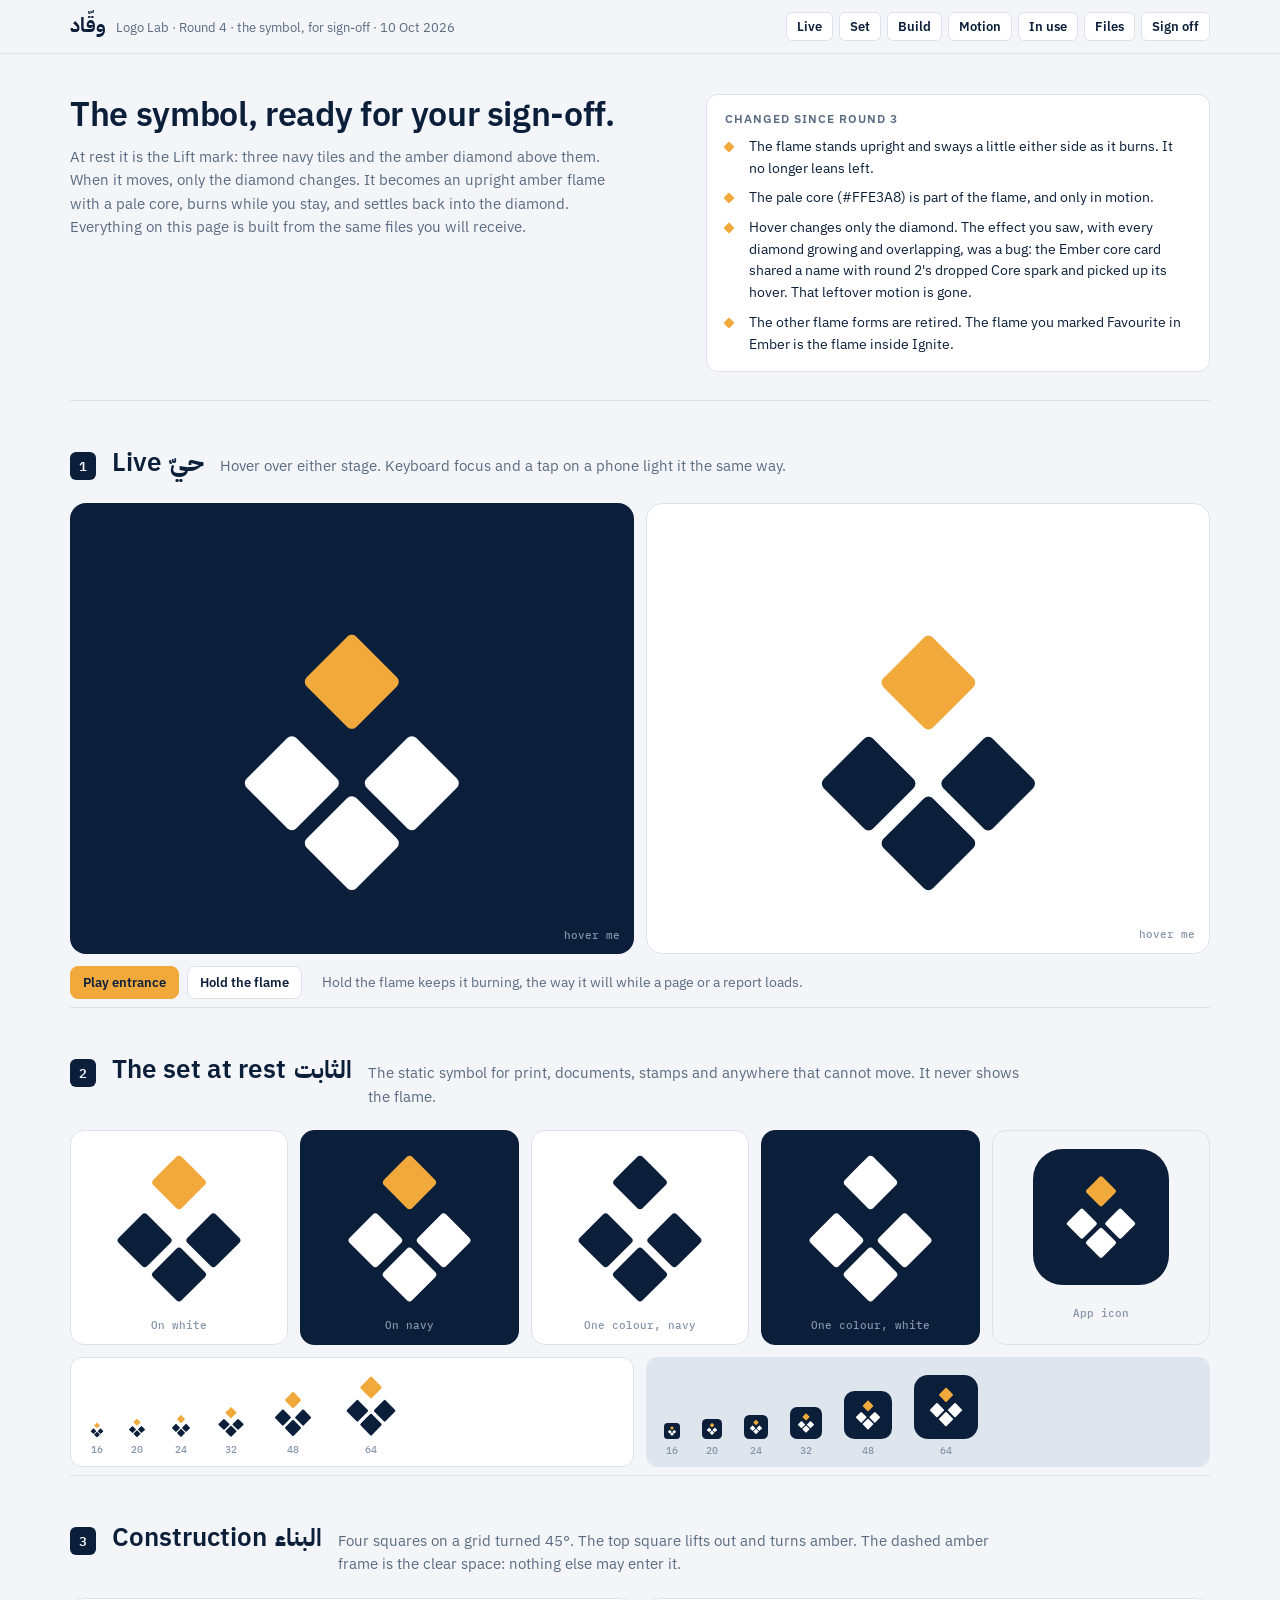
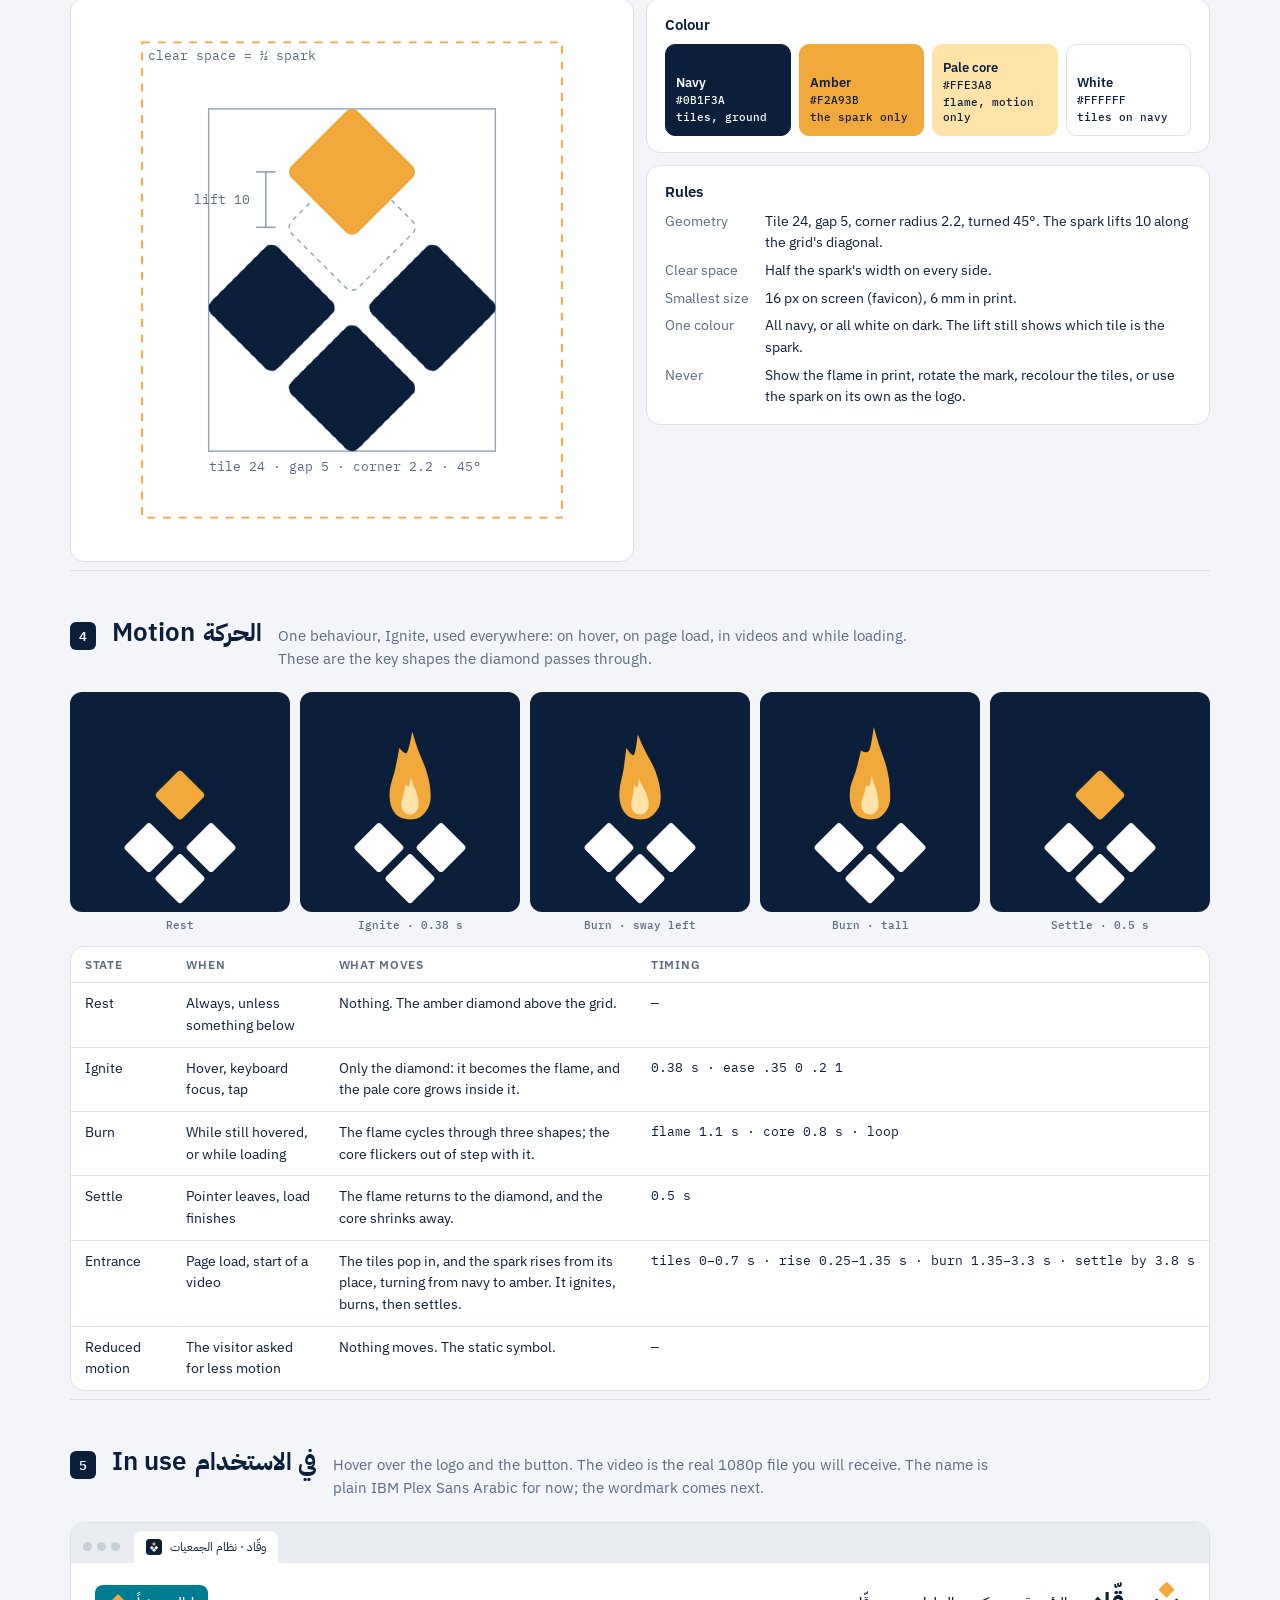
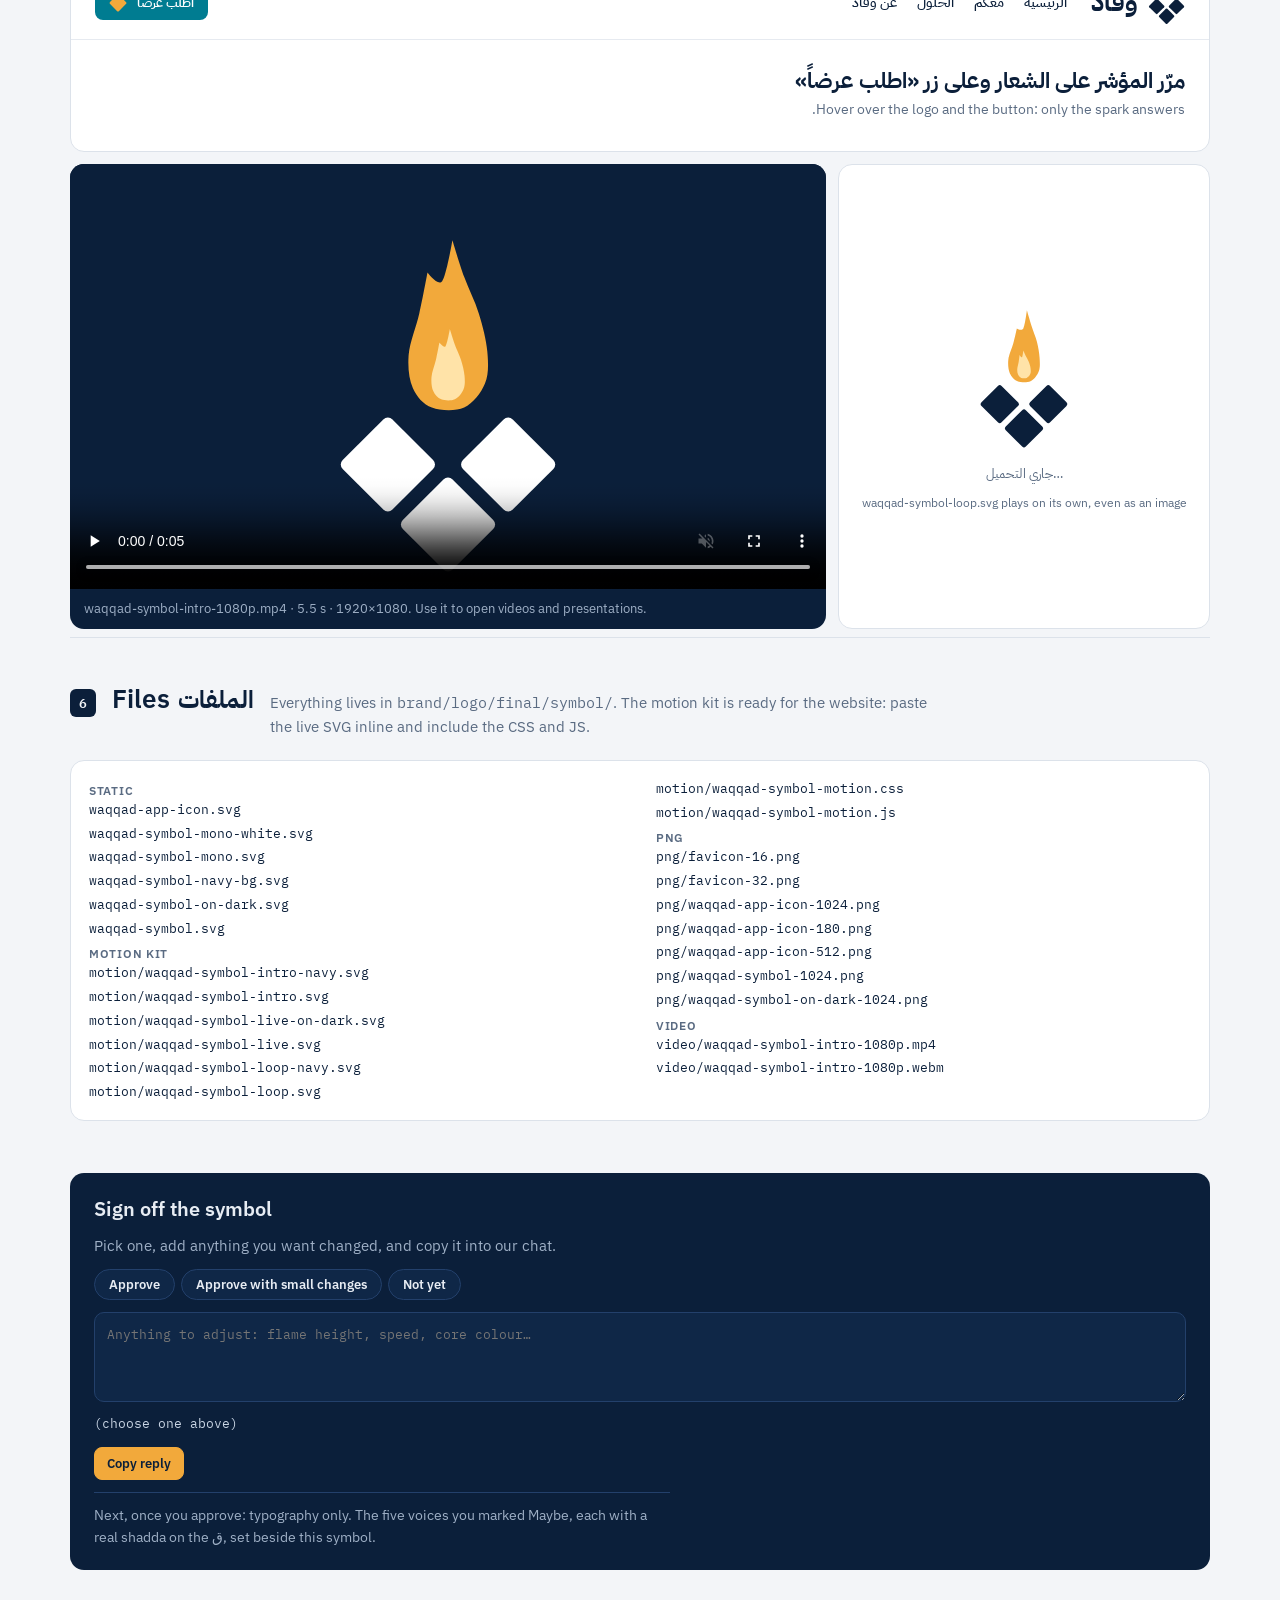
<file: brand/symbol.html>
<!doctype html>
<html lang="en">
<head>
<meta charset="utf-8">
<meta name="viewport" content="width=device-width, initial-scale=1">
<title>Waqqad Symbol</title>
<link rel="preconnect" href="https://fonts.googleapis.com">
<link rel="preconnect" href="https://fonts.gstatic.com" crossorigin>
<link rel="stylesheet" href="https://fonts.googleapis.com/css2?family=IBM+Plex+Mono:wght@400;500&family=IBM+Plex+Sans+Arabic:wght@400;600;700&family=IBM+Plex+Sans:wght@400;500;600&display=swap">
<style>
/* Layout: a sign-off sheet for the symbol. Live hero, then the static set,
   the construction, the motion spec, the symbol at work, the files, the sign-off. */
:root {
  --paper: #F3F5F8;
  --card: #FFFFFF;
  --ink: #0B1F3A;
  --muted: #5A6B82;
  --line: #DCE2EA;
  --teal: #007C91;
  --amber: #F2A93B;
  --navy: #0B1F3A;
  --chip: #E8EDF3;
  --font-ar: "IBM Plex Sans Arabic", "Noto Sans Arabic", Tahoma, sans-serif;
  --font-en: "IBM Plex Sans", "Helvetica Neue", Arial, sans-serif;
  --font-mono: "IBM Plex Mono", ui-monospace, Menlo, monospace;
}
@media (prefers-color-scheme: dark) {
  :root:not([data-theme="light"]) {
    --paper: #071426; --card: #0D1C33; --ink: #E7ECF3; --muted: #93A3B8;
    --line: #1E3150; --teal: #4FB8C9; --chip: #15284A;
    color-scheme: dark;
  }
}
:root[data-theme="dark"] {
  --paper: #071426; --card: #0D1C33; --ink: #E7ECF3; --muted: #93A3B8;
  --line: #1E3150; --teal: #4FB8C9; --chip: #15284A;
  color-scheme: dark;
}
* { box-sizing: border-box; }
body { background: var(--paper); color: var(--ink); font: 15px/1.55 var(--font-en); margin: 0; }
.wrap { max-width: 1180px; margin: 0 auto; padding-inline: 20px; padding-block: 0 64px; }
h1, h2, h3 { text-wrap: balance; margin: 0; }
p { margin: 0; }
button { font-family: inherit; }
button:focus-visible, a:focus-visible { outline: 2px solid var(--amber); outline-offset: 2px; }
.mono { font-family: var(--font-mono); }

.bar { position: sticky; top: env(safe-area-inset-top, 0px); z-index: 5; background: color-mix(in srgb, var(--paper) 88%, transparent); backdrop-filter: blur(10px); border-bottom: 1px solid var(--line); }
.bar .wrap { display: flex; flex-wrap: wrap; align-items: center; gap: 10px 20px; padding-block: 12px; }
.brandline { display: flex; align-items: baseline; gap: 10px; margin-inline-end: auto; }
.brandline b { font: 700 20px/1 var(--font-ar); }
.brandline span { color: var(--muted); font-size: 13px; }
.jump { display: flex; gap: 6px; flex-wrap: wrap; }
.jump a { font: 600 13px var(--font-en); color: var(--ink); text-decoration: none; border: 1px solid var(--line); border-radius: 6px; padding: 5px 10px; background: var(--card); }
.btn { font: 600 13px var(--font-en); border: 1px solid var(--line); background: var(--card); color: var(--ink); border-radius: 8px; padding: 7px 12px; cursor: pointer; }
.btn[aria-pressed="true"] { background: var(--ink); color: var(--paper); border-color: var(--ink); }
.btn.primary { background: var(--amber); border-color: var(--amber); color: #0B1F3A; }
.row-actions { display: flex; gap: 8px; flex-wrap: wrap; }

.intro { display: grid; grid-template-columns: minmax(0, 1.2fr) minmax(0, 1fr); gap: 32px; padding-block: 40px 28px; align-items: start; }
.intro h1 { font: 600 34px/1.15 var(--font-en); letter-spacing: -.01em; }
.intro p { color: var(--muted); max-width: 62ch; margin-top: 12px; }
.changes { background: var(--card); border: 1px solid var(--line); border-radius: 12px; padding: 16px 18px; }
.changes h3 { font: 600 12px var(--font-en); letter-spacing: .08em; text-transform: uppercase; color: var(--muted); margin-bottom: 10px; }
.changes ul { list-style: none; margin: 0; padding: 0; display: grid; gap: 8px; font-size: 14px; }
.changes li { display: grid; grid-template-columns: 18px minmax(0, 1fr); gap: 6px; }
.changes li::before { content: ""; width: 8px; height: 8px; margin-top: 7px; background: var(--amber); border-radius: 1.5px; transform: rotate(45deg); }

.sec { border-top: 1px solid var(--line); padding-block: 44px 8px; scroll-margin-top: 70px; }
.sec-head { display: flex; flex-wrap: wrap; align-items: baseline; gap: 8px 16px; margin-bottom: 22px; }
.sec-head .num { font: 600 13px var(--font-mono); background: var(--ink); color: var(--paper); border-radius: 6px; padding: 3px 9px; }
.sec-head h2 { font: 600 26px/1.2 var(--font-en); }
.sec-head h2 .ar { font: 700 24px var(--font-ar); margin-inline-start: 8px; }
.sec-head .lede { flex-basis: 100%; color: var(--muted); max-width: 74ch; }

/* hero */
.hero { display: grid; grid-template-columns: minmax(0, 1fr) minmax(0, 1fr); gap: 12px; }
.stage { position: relative; border-radius: 16px; aspect-ratio: 5 / 4; display: grid; place-items: center; overflow: hidden; }
.stage.dark { background: var(--navy); }
.stage.light { background: #FFFFFF; border: 1px solid var(--line); }
.stage svg { width: 40%; height: auto; overflow: visible; margin-top: 12%; }
.stage .hint { position: absolute; inset-block-end: 12px; inset-inline-end: 14px; font: 500 11px var(--font-mono); color: #8494AA; }
.hero-actions { grid-column: 1 / -1; display: flex; gap: 12px 20px; align-items: center; flex-wrap: wrap; }
.hero-actions p { color: var(--muted); font-size: 14px; flex: 1 1 320px; }

/* static set */
.set { display: grid; grid-template-columns: repeat(5, minmax(0, 1fr)); gap: 12px; }
.tile { border-radius: 14px; padding: 18px 14px 12px; display: grid; gap: 10px; justify-items: center; border: 1px solid var(--line); min-width: 0; }
.tile.w { background: #FFFFFF; } .tile.n { background: var(--navy); border-color: var(--navy); } .tile.m { background: #F3F5F8; }
.tile img { width: 72%; height: auto; display: block; }
.tile .cap { font: 500 11px var(--font-mono); color: #8494AA; text-align: center; }
.ladder { margin-top: 12px; display: grid; grid-template-columns: minmax(0, 1fr) minmax(0, 1fr); gap: 12px; }
.ladder > div { border-radius: 12px; padding: 16px 18px 10px; display: flex; flex-wrap: wrap; align-items: flex-end; gap: 16px 22px; }
.ladder .l { background: #FFFFFF; border: 1px solid var(--line); }
.ladder .d { background: #DFE5ED; }
.ladder figure { margin: 0; display: grid; justify-items: center; gap: 5px; }
.ladder img { display: block; }
.ladder figcaption { font: 500 10px var(--font-mono); color: #8494AA; }

/* construction */
.build { display: grid; grid-template-columns: minmax(0, 1fr) minmax(0, 1fr); gap: 12px; align-items: start; }
.drawing { background: #FFFFFF; border: 1px solid var(--line); border-radius: 14px; padding: 12px; }
.drawing svg { width: 100%; height: auto; display: block; }
.specs { display: grid; gap: 12px; }
.spec { background: var(--card); border: 1px solid var(--line); border-radius: 14px; padding: 16px 18px; display: grid; gap: 10px; }
.spec h3 { font: 600 15px var(--font-en); }
.swatches { display: grid; grid-template-columns: repeat(4, minmax(0, 1fr)); gap: 8px; }
.sw { border-radius: 10px; padding: 10px; min-height: 92px; display: grid; align-content: end; gap: 2px; font: 500 11px/1.35 var(--font-mono); border: 1px solid var(--line); }
.sw b { font: 600 13px var(--font-en); }
dl.kv { margin: 0; display: grid; grid-template-columns: max-content minmax(0, 1fr); gap: 6px 16px; font-size: 14px; }
dl.kv dt { color: var(--muted); }
dl.kv dd { margin: 0; }

/* motion */
.frames { display: grid; grid-template-columns: repeat(5, minmax(0, 1fr)); gap: 10px; }
.frames figure { margin: 0; display: grid; gap: 6px; }
.frames img { width: 100%; height: auto; border-radius: 12px; display: block; }
.frames figcaption { font: 500 11px var(--font-mono); color: var(--muted); text-align: center; }
.tbl-wrap { overflow-x: auto; margin-top: 14px; background: var(--card); border: 1px solid var(--line); border-radius: 14px; }
table { border-collapse: collapse; width: 100%; font-size: 14px; min-width: 640px; }
th, td { text-align: start; padding: 10px 14px; border-bottom: 1px solid var(--line); vertical-align: top; }
th { font: 600 12px var(--font-en); letter-spacing: .06em; text-transform: uppercase; color: var(--muted); }
tr:last-child td { border-bottom: 0; }
td.t { font-family: var(--font-mono); font-size: 12.5px; white-space: nowrap; font-variant-numeric: tabular-nums; }

/* in use */
.use { display: grid; grid-template-columns: repeat(12, minmax(0, 1fr)); gap: 12px; }
.use > * { min-width: 0; border-radius: 14px; }
.site { grid-column: span 12; background: #fff; border: 1px solid var(--line); overflow: hidden; }
.site .chrome { background: #E9EDF2; display: flex; align-items: center; gap: 8px; padding: 8px 12px 0; }
.site .tab { background: #fff; border-radius: 8px 8px 0 0; padding: 7px 12px; display: flex; align-items: center; gap: 8px; font: 12px var(--font-ar); color: #0B1F3A; max-width: 260px; }
.site .tab img { width: 16px; height: 16px; }
.site .dots { display: flex; gap: 5px; margin-inline-end: 6px; }
.site .dots i { width: 9px; height: 9px; border-radius: 50%; background: #C7CFDA; display: block; }
.site header { direction: rtl; display: flex; align-items: center; gap: 24px; padding: 18px 24px 14px; border-bottom: 1px solid #E6EAF0; flex-wrap: wrap; }
.logo-live { display: inline-flex; align-items: center; gap: 10px; direction: rtl; text-decoration: none; cursor: pointer; }
.logo-live svg { height: 44px; width: auto; overflow: visible; }
.logo-live .name { font: 700 26px/1 var(--font-ar); color: #0B1F3A; }
.site nav { display: flex; gap: 20px; font: 500 14px var(--font-ar); color: #0B1F3A; margin-inline-end: auto; flex-wrap: wrap; }
.cta { font: 600 13px var(--font-ar); background: #007C91; color: #fff; border-radius: 8px; padding: 8px 14px; border: 0; display: inline-flex; align-items: center; gap: 10px; cursor: pointer; }
.cta svg { height: 18px; width: auto; overflow: visible; }
.site .pagehero { direction: rtl; padding: 24px 24px 30px; font-family: var(--font-ar); color: #0B1F3A; }
.site .pagehero b { display: block; font-size: 22px; font-weight: 700; }
.site .pagehero span { color: #5A6B82; font-size: 14px; }
.video { grid-column: span 8; background: var(--navy); overflow: hidden; display: grid; }
.video video { width: 100%; height: auto; display: block; aspect-ratio: 16 / 9; background: var(--navy); }
.video .cap { padding: 10px 14px; font-size: 13px; color: #9FB0C6; }
.loader { grid-column: span 4; background: var(--card); border: 1px solid var(--line); display: grid; place-items: center; align-content: center; gap: 12px; padding: 20px; }
.loader img { width: 96px; height: auto; display: block; }
.loader span { font: 13px var(--font-ar); color: var(--muted); }

/* files */
.files { background: var(--card); border: 1px solid var(--line); border-radius: 14px; padding: 16px 18px; columns: 2 320px; column-gap: 32px; }
.files div { break-inside: avoid; font: 12.5px/1.9 var(--font-mono); overflow-wrap: anywhere; }
.files .grp { font: 600 12px var(--font-en); letter-spacing: .06em; text-transform: uppercase; color: var(--muted); margin-top: 6px; }

/* sign-off */
.sign { margin-top: 44px; background: var(--navy); color: #E7ECF3; border-radius: 14px; padding: 22px 24px; display: grid; gap: 12px; scroll-margin-top: 70px; }
.sign h2 { font: 600 20px var(--font-en); }
.sign p { color: #9FB0C6; max-width: 72ch; }
.sign textarea { width: 100%; min-height: 90px; resize: vertical; border-radius: 10px; border: 1px solid #23406B; background: #0F2747; color: #fff; font: 13px/1.6 var(--font-mono); padding: 12px; }
.sign pre { margin: 0; white-space: pre-wrap; color: #C9D5E4; font: 13px/1.6 var(--font-mono); }
.chips { display: flex; flex-wrap: wrap; gap: 6px; }
.chip { font: 600 13px var(--font-en); border: 1px solid #23406B; background: #0F2747; color: #E7ECF3; border-radius: 999px; padding: 6px 14px; cursor: pointer; }
.chip[aria-pressed="true"] { background: var(--amber); border-color: var(--amber); color: #0B1F3A; }
.next { border-top: 1px solid #23406B; padding-top: 12px; color: #9FB0C6; font-size: 14px; }

@media (max-width: 960px) { .set { grid-template-columns: repeat(3, minmax(0, 1fr)); } .frames { grid-template-columns: repeat(3, minmax(0, 1fr)); } }
@media (max-width: 860px) {
  .intro, .hero, .build, .ladder { grid-template-columns: minmax(0, 1fr); }
  .video, .loader { grid-column: span 12; }
  .swatches { grid-template-columns: repeat(2, minmax(0, 1fr)); }
}
@media (max-width: 520px) { .set { grid-template-columns: repeat(2, minmax(0, 1fr)); } }

/* Waqqad symbol: the motion kit for the web.
 * Pair with waqqad-symbol-motion.js. The SVG is waqqad-symbol-live.svg,
 * pasted inline. Only the spark moves; the tiles never do on hover. */
.wq { overflow: visible; }
.wq .wq-t, .wq .wq-s { transform-box: fill-box; transform-origin: 50% 50%; }

/* entrance: add .wq-intro once (the script does this for you) */
.wq-intro .wq-t { animation: wq-pop .55s cubic-bezier(.2, .8, .2, 1) both; }
.wq-intro .wq-t2 { animation-delay: .08s; }
.wq-intro .wq-t3 { animation-delay: .16s; }
.wq-intro .wq-s { animation: wq-rise 1.1s .25s cubic-bezier(.3, .7, .2, 1) both; }
.wq-intro .wq-sf { animation: wq-warm 1.1s .25s both; }

@keyframes wq-pop { 0% { transform: scale(0); opacity: 0; } 70% { transform: scale(1.06); opacity: 1; } 100% { transform: scale(1); } }
@keyframes wq-rise {
  0% { transform: translateY(14.14px) scale(0); }
  35% { transform: translateY(14.14px) scale(1); }
  72% { transform: translateY(-3px); }
  100% { transform: translateY(0); }
}
@keyframes wq-warm { 0%, 40% { fill: var(--wq-ink, #0B1F3A); } 75%, 100% { fill: #F2A93B; } }

@media (prefers-reduced-motion: reduce) {
  .wq *, .wq { animation: none !important; transition: none !important; }
}

</style>
</head>
<body>


<div class="bar">
  <div class="wrap">
    <div class="brandline"><b>وقّاد</b><span>Logo Lab · Round 4 · the symbol, for sign-off · 10 Oct 2026</span></div>
    <nav class="jump" aria-label="Sections"><a href="#live">Live</a><a href="#set">Set</a><a href="#build">Build</a><a href="#motion">Motion</a><a href="#use">In use</a><a href="#files">Files</a><a href="#sign">Sign off</a></nav>
  </div>
</div>

<div class="wrap">
  <section class="intro">
    <div>
      <h1>The symbol, ready for your sign-off.</h1>
      <p>At rest it is the Lift mark: three navy tiles and the amber diamond above them. When it moves, only the diamond changes. It becomes an upright amber flame with a pale core, burns while you stay, and settles back into the diamond. Everything on this page is built from the same files you will receive.</p>
    </div>
    <div class="changes">
      <h3>Changed since round 3</h3>
      <ul>
        <li><span>The flame stands upright and sways a little either side as it burns. It no longer leans left.</span></li>
        <li><span>The pale core (#FFE3A8) is part of the flame, and only in motion.</span></li>
        <li><span>Hover changes only the diamond. The effect you saw, with every diamond growing and overlapping, was a bug: the Ember core card shared a name with round 2's dropped Core spark and picked up its hover. That leftover motion is gone.</span></li>
        <li><span>The other flame forms are retired. The flame you marked Favourite in Ember is the flame inside Ignite.</span></li>
      </ul>
    </div>
  </section>

  <section class="sec" id="live">
    <div class="sec-head">
      <span class="num">1</span><h2>Live<span class="ar">حيّ</span></h2>
      <p class="lede">Hover over either stage. Keyboard focus and a tap on a phone light it the same way.</p>
    </div>
    <div class="hero" id="hero"></div>
  </section>

  <section class="sec" id="set">
    <div class="sec-head">
      <span class="num">2</span><h2>The set at rest<span class="ar">الثابت</span></h2>
      <p class="lede">The static symbol for print, documents, stamps and anywhere that cannot move. It never shows the flame.</p>
    </div>
    <div class="set" id="set-grid"></div>
    <div class="ladder" id="ladder"></div>
  </section>

  <section class="sec" id="build">
    <div class="sec-head">
      <span class="num">3</span><h2>Construction<span class="ar">البناء</span></h2>
      <p class="lede">Four squares on a grid turned 45°. The top square lifts out and turns amber. The dashed amber frame is the clear space: nothing else may enter it.</p>
    </div>
    <div class="build">
      <div class="drawing" id="drawing"></div>
      <div class="specs">
        <div class="spec"><h3>Colour</h3>
          <div class="swatches">
            <div class="sw" style="background:#0B1F3A;color:#fff;border-color:#0B1F3A"><b>Navy</b>#0B1F3A<span>tiles, ground</span></div>
            <div class="sw" style="background:#F2A93B;color:#0B1F3A;border-color:#F2A93B"><b>Amber</b>#F2A93B<span>the spark only</span></div>
            <div class="sw" style="background:#FFE3A8;color:#0B1F3A;border-color:#FFE3A8"><b>Pale core</b>#FFE3A8<span>flame, motion only</span></div>
            <div class="sw" style="background:#FFFFFF;color:#0B1F3A"><b>White</b>#FFFFFF<span>tiles on navy</span></div>
          </div>
        </div>
        <div class="spec"><h3>Rules</h3>
          <dl class="kv">
            <dt>Geometry</dt><dd>Tile 24, gap 5, corner radius 2.2, turned 45°. The spark lifts 10 along the grid's diagonal.</dd>
            <dt>Clear space</dt><dd>Half the spark's width on every side.</dd>
            <dt>Smallest size</dt><dd>16 px on screen (favicon), 6 mm in print.</dd>
            <dt>One colour</dt><dd>All navy, or all white on dark. The lift still shows which tile is the spark.</dd>
            <dt>Never</dt><dd>Show the flame in print, rotate the mark, recolour the tiles, or use the spark on its own as the logo.</dd>
          </dl>
        </div>
      </div>
    </div>
  </section>

  <section class="sec" id="motion">
    <div class="sec-head">
      <span class="num">4</span><h2>Motion<span class="ar">الحركة</span></h2>
      <p class="lede">One behaviour, Ignite, used everywhere: on hover, on page load, in videos and while loading. These are the key shapes the diamond passes through.</p>
    </div>
    <div class="frames" id="frames"></div>
    <div class="tbl-wrap"><table>
      <thead><tr><th>State</th><th>When</th><th>What moves</th><th>Timing</th></tr></thead>
      <tbody>
        <tr><td>Rest</td><td>Always, unless something below</td><td>Nothing. The amber diamond above the grid.</td><td class="t">—</td></tr>
        <tr><td>Ignite</td><td>Hover, keyboard focus, tap</td><td>Only the diamond: it becomes the flame, and the pale core grows inside it.</td><td class="t">0.38 s · ease .35 0 .2 1</td></tr>
        <tr><td>Burn</td><td>While still hovered, or while loading</td><td>The flame cycles through three shapes; the core flickers out of step with it.</td><td class="t">flame 1.1 s · core 0.8 s · loop</td></tr>
        <tr><td>Settle</td><td>Pointer leaves, load finishes</td><td>The flame returns to the diamond, and the core shrinks away.</td><td class="t">0.5 s</td></tr>
        <tr><td>Entrance</td><td>Page load, start of a video</td><td>The tiles pop in, and the spark rises from its place, turning from navy to amber. It ignites, burns, then settles.</td><td class="t">tiles 0–0.7 s · rise 0.25–1.35 s · burn 1.35–3.3 s · settle by 3.8 s</td></tr>
        <tr><td>Reduced motion</td><td>The visitor asked for less motion</td><td>Nothing moves. The static symbol.</td><td class="t">—</td></tr>
      </tbody>
    </table></div>
  </section>

  <section class="sec" id="use">
    <div class="sec-head">
      <span class="num">5</span><h2>In use<span class="ar">في الاستخدام</span></h2>
      <p class="lede">Hover over the logo and the button. The video is the real 1080p file you will receive. The name is plain IBM Plex Sans Arabic for now; the wordmark comes next.</p>
    </div>
    <div class="use" id="use-grid"></div>
  </section>

  <section class="sec" id="files">
    <div class="sec-head">
      <span class="num">6</span><h2>Files<span class="ar">الملفات</span></h2>
      <p class="lede">Everything lives in <span class="mono">brand/logo/final/symbol/</span>. The motion kit is ready for the website: paste the live SVG inline and include the CSS and JS.</p>
    </div>
    <div class="files" id="files-list"></div>
  </section>

  <section class="sign" id="sign">
    <h2>Sign off the symbol</h2>
    <p>Pick one, add anything you want changed, and copy it into our chat.</p>
    <div class="chips" role="group" aria-label="Sign-off">
      <button class="chip" id="s-approve" data-o="Approved: the symbol is final">Approve</button>
      <button class="chip" id="s-small" data-o="Approved with small changes (below)">Approve with small changes</button>
      <button class="chip" id="s-notyet" data-o="Not yet (see notes)">Not yet</button>
    </div>
    <textarea id="sign-note" aria-label="Notes" placeholder="Anything to adjust: flame height, speed, core colour…"></textarea>
    <pre id="sign-text"></pre>
    <button class="btn primary" id="copy" style="justify-self:start">Copy reply</button>
    <p class="next">Next, once you approve: typography only. The five voices you marked Maybe, each with a real shadda on the ق, set beside this symbol.</p>
  </section>
</div>

<script>
const DATA = {"live": {"dark": "<svg xmlns=\"http://www.w3.org/2000/svg\" viewBox=\"11.43 -2.71 77.13 91.27\" width=\"77.13\" height=\"91.27\" class=\"wq wq-ignite\" style=\"--wq-ink:#FFFFFF\" overflow=\"visible\" role=\"img\" aria-label=\"وقّاد\"><g transform=\"translate(29.49 50)\"><g class=\"wq-t wq-t1\"><rect x=\"-12.0\" y=\"-12.0\" width=\"24\" height=\"24\" rx=\"2.2\" fill=\"#FFFFFF\" transform=\"rotate(45)\"/></g></g><g transform=\"translate(50 70.51)\"><g class=\"wq-t wq-t2\"><rect x=\"-12.0\" y=\"-12.0\" width=\"24\" height=\"24\" rx=\"2.2\" fill=\"#FFFFFF\" transform=\"rotate(45)\"/></g></g><g transform=\"translate(70.51 50)\"><g class=\"wq-t wq-t3\"><rect x=\"-12.0\" y=\"-12.0\" width=\"24\" height=\"24\" rx=\"2.2\" fill=\"#FFFFFF\" transform=\"rotate(45)\"/></g></g><g transform=\"translate(50 15.35)\"><g class=\"wq-s\"><path class=\"wq-sf\" fill=\"#F2A93B\" d=\"M-1.56 15.41C-0.7 16.27 0.7 16.27 1.56 15.41C6.18 10.8 10.8 6.18 15.41 1.56C16.27 0.7 16.27 -0.7 15.41 -1.56C10.8 -6.18 6.18 -10.8 1.56 -15.41C0.7 -16.27 -0.7 -16.27 -1.56 -15.41C-2.92 -14.05 -4.29 -12.68 -5.66 -11.31C-5.66 -11.31 -5.66 -11.31 -5.66 -11.31C-7.54 -9.43 -9.43 -7.54 -11.31 -5.66C-11.31 -5.66 -11.31 -5.66 -11.31 -5.66C-12.68 -4.29 -14.05 -2.92 -15.41 -1.56C-16.27 -0.7 -16.27 0.7 -15.41 1.56C-10.8 6.18 -6.18 10.8 -1.56 15.41Z\"><animate data-a=\"in\" attributeName=\"d\" begin=\"indefinite\" dur=\"0.38s\" fill=\"freeze\" calcMode=\"spline\" keyTimes=\"0;1\" keySplines=\".35 0 .2 1\" values=\"M-1.56 15.41C-0.7 16.27 0.7 16.27 1.56 15.41C6.18 10.8 10.8 6.18 15.41 1.56C16.27 0.7 16.27 -0.7 15.41 -1.56C10.8 -6.18 6.18 -10.8 1.56 -15.41C0.7 -16.27 -0.7 -16.27 -1.56 -15.41C-2.92 -14.05 -4.29 -12.68 -5.66 -11.31C-5.66 -11.31 -5.66 -11.31 -5.66 -11.31C-7.54 -9.43 -9.43 -7.54 -11.31 -5.66C-11.31 -5.66 -11.31 -5.66 -11.31 -5.66C-12.68 -4.29 -14.05 -2.92 -15.41 -1.56C-16.27 -0.7 -16.27 0.7 -15.41 1.56C-10.8 6.18 -6.18 10.8 -1.56 15.41Z;M-5.5 15.2C-2.58 16.32 2.48 16.57 5.5 15.2C8.52 13.83 11.28 10.2 12.6 7C13.92 3.8 13.75 0 13.4 -4C13.05 -8 11.82 -12.75 10.5 -17C9.18 -21.25 7 -25.33 5.5 -29.5C4 -33.67 1.5 -42 1.5 -42C1.5 -42 -0.58 -29.83 -2 -28C-3.42 -26.17 -7 -31 -7 -31C-7 -31 -8.73 -21.67 -9.8 -17C-10.87 -12.33 -13.03 -7.25 -13.4 -3C-13.77 1.25 -13.32 5.47 -12 8.5C-10.68 11.53 -8.42 14.08 -5.5 15.2Z\"/><animate data-a=\"flicker\" attributeName=\"d\" begin=\"indefinite\" dur=\"1.1s\" fill=\"freeze\" repeatCount=\"indefinite\" calcMode=\"spline\" keyTimes=\"0;0.3333;0.6667;1\" keySplines=\".35 0 .2 1;.35 0 .2 1;.35 0 .2 1\" values=\"M-5.5 15.2C-2.58 16.32 2.48 16.57 5.5 15.2C8.52 13.83 11.28 10.2 12.6 7C13.92 3.8 13.75 0 13.4 -4C13.05 -8 11.82 -12.75 10.5 -17C9.18 -21.25 7 -25.33 5.5 -29.5C4 -33.67 1.5 -42 1.5 -42C1.5 -42 -0.58 -29.83 -2 -28C-3.42 -26.17 -7 -31 -7 -31C-7 -31 -8.73 -21.67 -9.8 -17C-10.87 -12.33 -13.03 -7.25 -13.4 -3C-13.77 1.25 -13.32 5.47 -12 8.5C-10.68 11.53 -8.42 14.08 -5.5 15.2Z;M-5.5 15.2C-2.58 16.32 2.52 16.57 5.5 15.2C8.48 13.83 11.12 10.2 12.4 7C13.68 3.8 13.43 0.17 13.2 -4C12.97 -8.17 12.12 -13.42 11 -18C9.88 -22.58 7.92 -27 6.5 -31.5C5.08 -36 2.5 -45 2.5 -45C2.5 -45 0.92 -32.08 -0.5 -29.5C-1.92 -26.92 -6 -29.5 -6 -29.5C-6 -29.5 -7.8 -21.33 -9 -17C-10.2 -12.67 -12.7 -7.75 -13.2 -3.5C-13.7 0.75 -13.28 5.38 -12 8.5C-10.72 11.62 -8.42 14.08 -5.5 15.2Z;M-5.5 15.2C-2.58 16.32 2.45 16.57 5.5 15.2C8.55 13.83 11.52 10.28 12.8 7C14.08 3.72 13.75 -0.42 13.2 -4.5C12.65 -8.58 11.12 -13.42 9.5 -17.5C7.88 -21.58 5.33 -25.25 3.5 -29C1.67 -32.75 -1.5 -40 -1.5 -40C-1.5 -40 -2.75 -28 -4 -26.5C-5.25 -25 -9 -31 -9 -31C-9 -31 -10.03 -21.75 -10.8 -17C-11.57 -12.25 -13.4 -6.75 -13.6 -2.5C-13.8 1.75 -13.35 5.55 -12 8.5C-10.65 11.45 -8.42 14.08 -5.5 15.2Z;M-5.5 15.2C-2.58 16.32 2.48 16.57 5.5 15.2C8.52 13.83 11.28 10.2 12.6 7C13.92 3.8 13.75 0 13.4 -4C13.05 -8 11.82 -12.75 10.5 -17C9.18 -21.25 7 -25.33 5.5 -29.5C4 -33.67 1.5 -42 1.5 -42C1.5 -42 -0.58 -29.83 -2 -28C-3.42 -26.17 -7 -31 -7 -31C-7 -31 -8.73 -21.67 -9.8 -17C-10.87 -12.33 -13.03 -7.25 -13.4 -3C-13.77 1.25 -13.32 5.47 -12 8.5C-10.68 11.53 -8.42 14.08 -5.5 15.2Z\"/><animate data-a=\"out\" attributeName=\"d\" begin=\"indefinite\" dur=\"0.5s\" fill=\"freeze\" calcMode=\"spline\" keyTimes=\"0;1\" keySplines=\".35 0 .2 1\" values=\"M-5.5 15.2C-2.58 16.32 2.48 16.57 5.5 15.2C8.52 13.83 11.28 10.2 12.6 7C13.92 3.8 13.75 0 13.4 -4C13.05 -8 11.82 -12.75 10.5 -17C9.18 -21.25 7 -25.33 5.5 -29.5C4 -33.67 1.5 -42 1.5 -42C1.5 -42 -0.58 -29.83 -2 -28C-3.42 -26.17 -7 -31 -7 -31C-7 -31 -8.73 -21.67 -9.8 -17C-10.87 -12.33 -13.03 -7.25 -13.4 -3C-13.77 1.25 -13.32 5.47 -12 8.5C-10.68 11.53 -8.42 14.08 -5.5 15.2Z;M-1.56 15.41C-0.7 16.27 0.7 16.27 1.56 15.41C6.18 10.8 10.8 6.18 15.41 1.56C16.27 0.7 16.27 -0.7 15.41 -1.56C10.8 -6.18 6.18 -10.8 1.56 -15.41C0.7 -16.27 -0.7 -16.27 -1.56 -15.41C-2.92 -14.05 -4.29 -12.68 -5.66 -11.31C-5.66 -11.31 -5.66 -11.31 -5.66 -11.31C-7.54 -9.43 -9.43 -7.54 -11.31 -5.66C-11.31 -5.66 -11.31 -5.66 -11.31 -5.66C-12.68 -4.29 -14.05 -2.92 -15.41 -1.56C-16.27 -0.7 -16.27 0.7 -15.41 1.56C-10.8 6.18 -6.18 10.8 -1.56 15.41Z\"/></path><path fill=\"#FFE3A8\" d=\"M0 6C0 6 0 6 0 6C0 6 0 6 0 6C0 6 0 6 0 6C0 6 0 6 0 6C0 6 0 6 0 6C0 6 0 6 0 6C0 6 0 6 0 6C0 6 0 6 0 6C0 6 0 6 0 6C0 6 0 6 0 6C0 6 0 6 0 6C0 6 0 6 0 6Z\"><animate data-a=\"in\" attributeName=\"d\" begin=\"indefinite\" dur=\"0.38s\" fill=\"freeze\" calcMode=\"spline\" keyTimes=\"0;1\" keySplines=\".35 0 .2 1\" values=\"M0 6C0 6 0 6 0 6C0 6 0 6 0 6C0 6 0 6 0 6C0 6 0 6 0 6C0 6 0 6 0 6C0 6 0 6 0 6C0 6 0 6 0 6C0 6 0 6 0 6C0 6 0 6 0 6C0 6 0 6 0 6C0 6 0 6 0 6C0 6 0 6 0 6Z;M-2.31 12.38C-1.09 12.85 1.04 12.96 2.31 12.38C3.58 11.81 4.74 10.28 5.29 8.94C5.84 7.6 5.78 6 5.63 4.32C5.48 2.64 4.96 0.65 4.41 -1.14C3.86 -2.92 2.94 -4.64 2.31 -6.39C1.68 -8.14 0.63 -11.64 0.63 -11.64C0.63 -11.64 -0.24 -6.53 -0.84 -5.76C-1.44 -4.99 -2.94 -7.02 -2.94 -7.02C-2.94 -7.02 -3.67 -3.1 -4.12 -1.14C-4.56 0.82 -5.47 2.96 -5.63 4.74C-5.78 6.53 -5.59 8.3 -5.04 9.57C-4.49 10.84 -3.54 11.92 -2.31 12.38Z\"/><animate data-a=\"flicker\" attributeName=\"d\" begin=\"indefinite\" dur=\"0.8s\" fill=\"freeze\" repeatCount=\"indefinite\" calcMode=\"spline\" keyTimes=\"0;0.3333;0.6667;1\" keySplines=\".35 0 .2 1;.35 0 .2 1;.35 0 .2 1\" values=\"M-2.31 12.38C-1.09 12.85 1.03 12.96 2.31 12.38C3.59 11.81 4.84 10.32 5.38 8.94C5.92 7.56 5.77 5.83 5.54 4.11C5.31 2.4 4.67 0.37 3.99 -1.35C3.31 -3.06 2.24 -4.6 1.47 -6.18C0.7 -7.75 -0.63 -10.8 -0.63 -10.8C-0.63 -10.8 -1.16 -5.76 -1.68 -5.13C-2.21 -4.5 -3.78 -7.02 -3.78 -7.02C-3.78 -7.02 -4.21 -3.13 -4.54 -1.14C-4.86 0.85 -5.63 3.17 -5.71 4.95C-5.8 6.74 -5.61 8.33 -5.04 9.57C-4.47 10.81 -3.54 11.92 -2.31 12.38Z;M-2.31 12.38C-1.09 12.85 1.04 12.96 2.31 12.38C3.58 11.81 4.74 10.28 5.29 8.94C5.84 7.6 5.78 6 5.63 4.32C5.48 2.64 4.96 0.65 4.41 -1.14C3.86 -2.92 2.94 -4.64 2.31 -6.39C1.68 -8.14 0.63 -11.64 0.63 -11.64C0.63 -11.64 -0.24 -6.53 -0.84 -5.76C-1.44 -4.99 -2.94 -7.02 -2.94 -7.02C-2.94 -7.02 -3.67 -3.1 -4.12 -1.14C-4.56 0.82 -5.47 2.96 -5.63 4.74C-5.78 6.53 -5.59 8.3 -5.04 9.57C-4.49 10.84 -3.54 11.92 -2.31 12.38Z;M-2.31 12.38C-1.09 12.85 1.06 12.96 2.31 12.38C3.56 11.81 4.67 10.28 5.21 8.94C5.75 7.6 5.64 6.07 5.54 4.32C5.45 2.57 5.09 0.37 4.62 -1.56C4.15 -3.48 3.33 -5.34 2.73 -7.23C2.13 -9.12 1.05 -12.9 1.05 -12.9C1.05 -12.9 0.39 -7.47 -0.21 -6.39C-0.8 -5.3 -2.52 -6.39 -2.52 -6.39C-2.52 -6.39 -3.28 -2.96 -3.78 -1.14C-4.28 0.68 -5.33 2.75 -5.54 4.53C-5.75 6.32 -5.58 8.26 -5.04 9.57C-4.5 10.88 -3.54 11.92 -2.31 12.38Z;M-2.31 12.38C-1.09 12.85 1.03 12.96 2.31 12.38C3.59 11.81 4.84 10.32 5.38 8.94C5.92 7.56 5.77 5.83 5.54 4.11C5.31 2.4 4.67 0.37 3.99 -1.35C3.31 -3.06 2.24 -4.6 1.47 -6.18C0.7 -7.75 -0.63 -10.8 -0.63 -10.8C-0.63 -10.8 -1.16 -5.76 -1.68 -5.13C-2.21 -4.5 -3.78 -7.02 -3.78 -7.02C-3.78 -7.02 -4.21 -3.13 -4.54 -1.14C-4.86 0.85 -5.63 3.17 -5.71 4.95C-5.8 6.74 -5.61 8.33 -5.04 9.57C-4.47 10.81 -3.54 11.92 -2.31 12.38Z\"/><animate data-a=\"out\" attributeName=\"d\" begin=\"indefinite\" dur=\"0.4s\" fill=\"freeze\" calcMode=\"spline\" keyTimes=\"0;1\" keySplines=\".35 0 .2 1\" values=\"M-2.31 12.38C-1.09 12.85 1.04 12.96 2.31 12.38C3.58 11.81 4.74 10.28 5.29 8.94C5.84 7.6 5.78 6 5.63 4.32C5.48 2.64 4.96 0.65 4.41 -1.14C3.86 -2.92 2.94 -4.64 2.31 -6.39C1.68 -8.14 0.63 -11.64 0.63 -11.64C0.63 -11.64 -0.24 -6.53 -0.84 -5.76C-1.44 -4.99 -2.94 -7.02 -2.94 -7.02C-2.94 -7.02 -3.67 -3.1 -4.12 -1.14C-4.56 0.82 -5.47 2.96 -5.63 4.74C-5.78 6.53 -5.59 8.3 -5.04 9.57C-4.49 10.84 -3.54 11.92 -2.31 12.38Z;M0 6C0 6 0 6 0 6C0 6 0 6 0 6C0 6 0 6 0 6C0 6 0 6 0 6C0 6 0 6 0 6C0 6 0 6 0 6C0 6 0 6 0 6C0 6 0 6 0 6C0 6 0 6 0 6C0 6 0 6 0 6C0 6 0 6 0 6C0 6 0 6 0 6Z\"/></path></g></g></svg>", "light": "<svg xmlns=\"http://www.w3.org/2000/svg\" viewBox=\"11.43 -2.71 77.13 91.27\" width=\"77.13\" height=\"91.27\" class=\"wq wq-ignite\" style=\"--wq-ink:#0B1F3A\" overflow=\"visible\" role=\"img\" aria-label=\"وقّاد\"><g transform=\"translate(29.49 50)\"><g class=\"wq-t wq-t1\"><rect x=\"-12.0\" y=\"-12.0\" width=\"24\" height=\"24\" rx=\"2.2\" fill=\"#0B1F3A\" transform=\"rotate(45)\"/></g></g><g transform=\"translate(50 70.51)\"><g class=\"wq-t wq-t2\"><rect x=\"-12.0\" y=\"-12.0\" width=\"24\" height=\"24\" rx=\"2.2\" fill=\"#0B1F3A\" transform=\"rotate(45)\"/></g></g><g transform=\"translate(70.51 50)\"><g class=\"wq-t wq-t3\"><rect x=\"-12.0\" y=\"-12.0\" width=\"24\" height=\"24\" rx=\"2.2\" fill=\"#0B1F3A\" transform=\"rotate(45)\"/></g></g><g transform=\"translate(50 15.35)\"><g class=\"wq-s\"><path class=\"wq-sf\" fill=\"#F2A93B\" d=\"M-1.56 15.41C-0.7 16.27 0.7 16.27 1.56 15.41C6.18 10.8 10.8 6.18 15.41 1.56C16.27 0.7 16.27 -0.7 15.41 -1.56C10.8 -6.18 6.18 -10.8 1.56 -15.41C0.7 -16.27 -0.7 -16.27 -1.56 -15.41C-2.92 -14.05 -4.29 -12.68 -5.66 -11.31C-5.66 -11.31 -5.66 -11.31 -5.66 -11.31C-7.54 -9.43 -9.43 -7.54 -11.31 -5.66C-11.31 -5.66 -11.31 -5.66 -11.31 -5.66C-12.68 -4.29 -14.05 -2.92 -15.41 -1.56C-16.27 -0.7 -16.27 0.7 -15.41 1.56C-10.8 6.18 -6.18 10.8 -1.56 15.41Z\"><animate data-a=\"in\" attributeName=\"d\" begin=\"indefinite\" dur=\"0.38s\" fill=\"freeze\" calcMode=\"spline\" keyTimes=\"0;1\" keySplines=\".35 0 .2 1\" values=\"M-1.56 15.41C-0.7 16.27 0.7 16.27 1.56 15.41C6.18 10.8 10.8 6.18 15.41 1.56C16.27 0.7 16.27 -0.7 15.41 -1.56C10.8 -6.18 6.18 -10.8 1.56 -15.41C0.7 -16.27 -0.7 -16.27 -1.56 -15.41C-2.92 -14.05 -4.29 -12.68 -5.66 -11.31C-5.66 -11.31 -5.66 -11.31 -5.66 -11.31C-7.54 -9.43 -9.43 -7.54 -11.31 -5.66C-11.31 -5.66 -11.31 -5.66 -11.31 -5.66C-12.68 -4.29 -14.05 -2.92 -15.41 -1.56C-16.27 -0.7 -16.27 0.7 -15.41 1.56C-10.8 6.18 -6.18 10.8 -1.56 15.41Z;M-5.5 15.2C-2.58 16.32 2.48 16.57 5.5 15.2C8.52 13.83 11.28 10.2 12.6 7C13.92 3.8 13.75 0 13.4 -4C13.05 -8 11.82 -12.75 10.5 -17C9.18 -21.25 7 -25.33 5.5 -29.5C4 -33.67 1.5 -42 1.5 -42C1.5 -42 -0.58 -29.83 -2 -28C-3.42 -26.17 -7 -31 -7 -31C-7 -31 -8.73 -21.67 -9.8 -17C-10.87 -12.33 -13.03 -7.25 -13.4 -3C-13.77 1.25 -13.32 5.47 -12 8.5C-10.68 11.53 -8.42 14.08 -5.5 15.2Z\"/><animate data-a=\"flicker\" attributeName=\"d\" begin=\"indefinite\" dur=\"1.1s\" fill=\"freeze\" repeatCount=\"indefinite\" calcMode=\"spline\" keyTimes=\"0;0.3333;0.6667;1\" keySplines=\".35 0 .2 1;.35 0 .2 1;.35 0 .2 1\" values=\"M-5.5 15.2C-2.58 16.32 2.48 16.57 5.5 15.2C8.52 13.83 11.28 10.2 12.6 7C13.92 3.8 13.75 0 13.4 -4C13.05 -8 11.82 -12.75 10.5 -17C9.18 -21.25 7 -25.33 5.5 -29.5C4 -33.67 1.5 -42 1.5 -42C1.5 -42 -0.58 -29.83 -2 -28C-3.42 -26.17 -7 -31 -7 -31C-7 -31 -8.73 -21.67 -9.8 -17C-10.87 -12.33 -13.03 -7.25 -13.4 -3C-13.77 1.25 -13.32 5.47 -12 8.5C-10.68 11.53 -8.42 14.08 -5.5 15.2Z;M-5.5 15.2C-2.58 16.32 2.52 16.57 5.5 15.2C8.48 13.83 11.12 10.2 12.4 7C13.68 3.8 13.43 0.17 13.2 -4C12.97 -8.17 12.12 -13.42 11 -18C9.88 -22.58 7.92 -27 6.5 -31.5C5.08 -36 2.5 -45 2.5 -45C2.5 -45 0.92 -32.08 -0.5 -29.5C-1.92 -26.92 -6 -29.5 -6 -29.5C-6 -29.5 -7.8 -21.33 -9 -17C-10.2 -12.67 -12.7 -7.75 -13.2 -3.5C-13.7 0.75 -13.28 5.38 -12 8.5C-10.72 11.62 -8.42 14.08 -5.5 15.2Z;M-5.5 15.2C-2.58 16.32 2.45 16.57 5.5 15.2C8.55 13.83 11.52 10.28 12.8 7C14.08 3.72 13.75 -0.42 13.2 -4.5C12.65 -8.58 11.12 -13.42 9.5 -17.5C7.88 -21.58 5.33 -25.25 3.5 -29C1.67 -32.75 -1.5 -40 -1.5 -40C-1.5 -40 -2.75 -28 -4 -26.5C-5.25 -25 -9 -31 -9 -31C-9 -31 -10.03 -21.75 -10.8 -17C-11.57 -12.25 -13.4 -6.75 -13.6 -2.5C-13.8 1.75 -13.35 5.55 -12 8.5C-10.65 11.45 -8.42 14.08 -5.5 15.2Z;M-5.5 15.2C-2.58 16.32 2.48 16.57 5.5 15.2C8.52 13.83 11.28 10.2 12.6 7C13.92 3.8 13.75 0 13.4 -4C13.05 -8 11.82 -12.75 10.5 -17C9.18 -21.25 7 -25.33 5.5 -29.5C4 -33.67 1.5 -42 1.5 -42C1.5 -42 -0.58 -29.83 -2 -28C-3.42 -26.17 -7 -31 -7 -31C-7 -31 -8.73 -21.67 -9.8 -17C-10.87 -12.33 -13.03 -7.25 -13.4 -3C-13.77 1.25 -13.32 5.47 -12 8.5C-10.68 11.53 -8.42 14.08 -5.5 15.2Z\"/><animate data-a=\"out\" attributeName=\"d\" begin=\"indefinite\" dur=\"0.5s\" fill=\"freeze\" calcMode=\"spline\" keyTimes=\"0;1\" keySplines=\".35 0 .2 1\" values=\"M-5.5 15.2C-2.58 16.32 2.48 16.57 5.5 15.2C8.52 13.83 11.28 10.2 12.6 7C13.92 3.8 13.75 0 13.4 -4C13.05 -8 11.82 -12.75 10.5 -17C9.18 -21.25 7 -25.33 5.5 -29.5C4 -33.67 1.5 -42 1.5 -42C1.5 -42 -0.58 -29.83 -2 -28C-3.42 -26.17 -7 -31 -7 -31C-7 -31 -8.73 -21.67 -9.8 -17C-10.87 -12.33 -13.03 -7.25 -13.4 -3C-13.77 1.25 -13.32 5.47 -12 8.5C-10.68 11.53 -8.42 14.08 -5.5 15.2Z;M-1.56 15.41C-0.7 16.27 0.7 16.27 1.56 15.41C6.18 10.8 10.8 6.18 15.41 1.56C16.27 0.7 16.27 -0.7 15.41 -1.56C10.8 -6.18 6.18 -10.8 1.56 -15.41C0.7 -16.27 -0.7 -16.27 -1.56 -15.41C-2.92 -14.05 -4.29 -12.68 -5.66 -11.31C-5.66 -11.31 -5.66 -11.31 -5.66 -11.31C-7.54 -9.43 -9.43 -7.54 -11.31 -5.66C-11.31 -5.66 -11.31 -5.66 -11.31 -5.66C-12.68 -4.29 -14.05 -2.92 -15.41 -1.56C-16.27 -0.7 -16.27 0.7 -15.41 1.56C-10.8 6.18 -6.18 10.8 -1.56 15.41Z\"/></path><path fill=\"#FFE3A8\" d=\"M0 6C0 6 0 6 0 6C0 6 0 6 0 6C0 6 0 6 0 6C0 6 0 6 0 6C0 6 0 6 0 6C0 6 0 6 0 6C0 6 0 6 0 6C0 6 0 6 0 6C0 6 0 6 0 6C0 6 0 6 0 6C0 6 0 6 0 6C0 6 0 6 0 6Z\"><animate data-a=\"in\" attributeName=\"d\" begin=\"indefinite\" dur=\"0.38s\" fill=\"freeze\" calcMode=\"spline\" keyTimes=\"0;1\" keySplines=\".35 0 .2 1\" values=\"M0 6C0 6 0 6 0 6C0 6 0 6 0 6C0 6 0 6 0 6C0 6 0 6 0 6C0 6 0 6 0 6C0 6 0 6 0 6C0 6 0 6 0 6C0 6 0 6 0 6C0 6 0 6 0 6C0 6 0 6 0 6C0 6 0 6 0 6C0 6 0 6 0 6Z;M-2.31 12.38C-1.09 12.85 1.04 12.96 2.31 12.38C3.58 11.81 4.74 10.28 5.29 8.94C5.84 7.6 5.78 6 5.63 4.32C5.48 2.64 4.96 0.65 4.41 -1.14C3.86 -2.92 2.94 -4.64 2.31 -6.39C1.68 -8.14 0.63 -11.64 0.63 -11.64C0.63 -11.64 -0.24 -6.53 -0.84 -5.76C-1.44 -4.99 -2.94 -7.02 -2.94 -7.02C-2.94 -7.02 -3.67 -3.1 -4.12 -1.14C-4.56 0.82 -5.47 2.96 -5.63 4.74C-5.78 6.53 -5.59 8.3 -5.04 9.57C-4.49 10.84 -3.54 11.92 -2.31 12.38Z\"/><animate data-a=\"flicker\" attributeName=\"d\" begin=\"indefinite\" dur=\"0.8s\" fill=\"freeze\" repeatCount=\"indefinite\" calcMode=\"spline\" keyTimes=\"0;0.3333;0.6667;1\" keySplines=\".35 0 .2 1;.35 0 .2 1;.35 0 .2 1\" values=\"M-2.31 12.38C-1.09 12.85 1.03 12.96 2.31 12.38C3.59 11.81 4.84 10.32 5.38 8.94C5.92 7.56 5.77 5.83 5.54 4.11C5.31 2.4 4.67 0.37 3.99 -1.35C3.31 -3.06 2.24 -4.6 1.47 -6.18C0.7 -7.75 -0.63 -10.8 -0.63 -10.8C-0.63 -10.8 -1.16 -5.76 -1.68 -5.13C-2.21 -4.5 -3.78 -7.02 -3.78 -7.02C-3.78 -7.02 -4.21 -3.13 -4.54 -1.14C-4.86 0.85 -5.63 3.17 -5.71 4.95C-5.8 6.74 -5.61 8.33 -5.04 9.57C-4.47 10.81 -3.54 11.92 -2.31 12.38Z;M-2.31 12.38C-1.09 12.85 1.04 12.96 2.31 12.38C3.58 11.81 4.74 10.28 5.29 8.94C5.84 7.6 5.78 6 5.63 4.32C5.48 2.64 4.96 0.65 4.41 -1.14C3.86 -2.92 2.94 -4.64 2.31 -6.39C1.68 -8.14 0.63 -11.64 0.63 -11.64C0.63 -11.64 -0.24 -6.53 -0.84 -5.76C-1.44 -4.99 -2.94 -7.02 -2.94 -7.02C-2.94 -7.02 -3.67 -3.1 -4.12 -1.14C-4.56 0.82 -5.47 2.96 -5.63 4.74C-5.78 6.53 -5.59 8.3 -5.04 9.57C-4.49 10.84 -3.54 11.92 -2.31 12.38Z;M-2.31 12.38C-1.09 12.85 1.06 12.96 2.31 12.38C3.56 11.81 4.67 10.28 5.21 8.94C5.75 7.6 5.64 6.07 5.54 4.32C5.45 2.57 5.09 0.37 4.62 -1.56C4.15 -3.48 3.33 -5.34 2.73 -7.23C2.13 -9.12 1.05 -12.9 1.05 -12.9C1.05 -12.9 0.39 -7.47 -0.21 -6.39C-0.8 -5.3 -2.52 -6.39 -2.52 -6.39C-2.52 -6.39 -3.28 -2.96 -3.78 -1.14C-4.28 0.68 -5.33 2.75 -5.54 4.53C-5.75 6.32 -5.58 8.26 -5.04 9.57C-4.5 10.88 -3.54 11.92 -2.31 12.38Z;M-2.31 12.38C-1.09 12.85 1.03 12.96 2.31 12.38C3.59 11.81 4.84 10.32 5.38 8.94C5.92 7.56 5.77 5.83 5.54 4.11C5.31 2.4 4.67 0.37 3.99 -1.35C3.31 -3.06 2.24 -4.6 1.47 -6.18C0.7 -7.75 -0.63 -10.8 -0.63 -10.8C-0.63 -10.8 -1.16 -5.76 -1.68 -5.13C-2.21 -4.5 -3.78 -7.02 -3.78 -7.02C-3.78 -7.02 -4.21 -3.13 -4.54 -1.14C-4.86 0.85 -5.63 3.17 -5.71 4.95C-5.8 6.74 -5.61 8.33 -5.04 9.57C-4.47 10.81 -3.54 11.92 -2.31 12.38Z\"/><animate data-a=\"out\" attributeName=\"d\" begin=\"indefinite\" dur=\"0.4s\" fill=\"freeze\" calcMode=\"spline\" keyTimes=\"0;1\" keySplines=\".35 0 .2 1\" values=\"M-2.31 12.38C-1.09 12.85 1.04 12.96 2.31 12.38C3.58 11.81 4.74 10.28 5.29 8.94C5.84 7.6 5.78 6 5.63 4.32C5.48 2.64 4.96 0.65 4.41 -1.14C3.86 -2.92 2.94 -4.64 2.31 -6.39C1.68 -8.14 0.63 -11.64 0.63 -11.64C0.63 -11.64 -0.24 -6.53 -0.84 -5.76C-1.44 -4.99 -2.94 -7.02 -2.94 -7.02C-2.94 -7.02 -3.67 -3.1 -4.12 -1.14C-4.56 0.82 -5.47 2.96 -5.63 4.74C-5.78 6.53 -5.59 8.3 -5.04 9.57C-4.49 10.84 -3.54 11.92 -2.31 12.38Z;M0 6C0 6 0 6 0 6C0 6 0 6 0 6C0 6 0 6 0 6C0 6 0 6 0 6C0 6 0 6 0 6C0 6 0 6 0 6C0 6 0 6 0 6C0 6 0 6 0 6C0 6 0 6 0 6C0 6 0 6 0 6C0 6 0 6 0 6C0 6 0 6 0 6Z\"/></path></g></g></svg>"}, "sparkOnly": "<svg xmlns=\"http://www.w3.org/2000/svg\" viewBox=\"32.94 -1.71 34.12 34.12\" width=\"34.12\" height=\"34.12\" class=\"wq wq-ignite\" overflow=\"visible\" aria-hidden=\"true\"><g transform=\"translate(50 15.35)\"><g class=\"wq-s\"><path class=\"wq-sf\" fill=\"#F2A93B\" d=\"M-1.56 15.41C-0.7 16.27 0.7 16.27 1.56 15.41C6.18 10.8 10.8 6.18 15.41 1.56C16.27 0.7 16.27 -0.7 15.41 -1.56C10.8 -6.18 6.18 -10.8 1.56 -15.41C0.7 -16.27 -0.7 -16.27 -1.56 -15.41C-2.92 -14.05 -4.29 -12.68 -5.66 -11.31C-5.66 -11.31 -5.66 -11.31 -5.66 -11.31C-7.54 -9.43 -9.43 -7.54 -11.31 -5.66C-11.31 -5.66 -11.31 -5.66 -11.31 -5.66C-12.68 -4.29 -14.05 -2.92 -15.41 -1.56C-16.27 -0.7 -16.27 0.7 -15.41 1.56C-10.8 6.18 -6.18 10.8 -1.56 15.41Z\"><animate data-a=\"in\" attributeName=\"d\" begin=\"indefinite\" dur=\"0.38s\" fill=\"freeze\" calcMode=\"spline\" keyTimes=\"0;1\" keySplines=\".35 0 .2 1\" values=\"M-1.56 15.41C-0.7 16.27 0.7 16.27 1.56 15.41C6.18 10.8 10.8 6.18 15.41 1.56C16.27 0.7 16.27 -0.7 15.41 -1.56C10.8 -6.18 6.18 -10.8 1.56 -15.41C0.7 -16.27 -0.7 -16.27 -1.56 -15.41C-2.92 -14.05 -4.29 -12.68 -5.66 -11.31C-5.66 -11.31 -5.66 -11.31 -5.66 -11.31C-7.54 -9.43 -9.43 -7.54 -11.31 -5.66C-11.31 -5.66 -11.31 -5.66 -11.31 -5.66C-12.68 -4.29 -14.05 -2.92 -15.41 -1.56C-16.27 -0.7 -16.27 0.7 -15.41 1.56C-10.8 6.18 -6.18 10.8 -1.56 15.41Z;M-5.5 15.2C-2.58 16.32 2.48 16.57 5.5 15.2C8.52 13.83 11.28 10.2 12.6 7C13.92 3.8 13.75 0 13.4 -4C13.05 -8 11.82 -12.75 10.5 -17C9.18 -21.25 7 -25.33 5.5 -29.5C4 -33.67 1.5 -42 1.5 -42C1.5 -42 -0.58 -29.83 -2 -28C-3.42 -26.17 -7 -31 -7 -31C-7 -31 -8.73 -21.67 -9.8 -17C-10.87 -12.33 -13.03 -7.25 -13.4 -3C-13.77 1.25 -13.32 5.47 -12 8.5C-10.68 11.53 -8.42 14.08 -5.5 15.2Z\"/><animate data-a=\"flicker\" attributeName=\"d\" begin=\"indefinite\" dur=\"1.1s\" fill=\"freeze\" repeatCount=\"indefinite\" calcMode=\"spline\" keyTimes=\"0;0.3333;0.6667;1\" keySplines=\".35 0 .2 1;.35 0 .2 1;.35 0 .2 1\" values=\"M-5.5 15.2C-2.58 16.32 2.48 16.57 5.5 15.2C8.52 13.83 11.28 10.2 12.6 7C13.92 3.8 13.75 0 13.4 -4C13.05 -8 11.82 -12.75 10.5 -17C9.18 -21.25 7 -25.33 5.5 -29.5C4 -33.67 1.5 -42 1.5 -42C1.5 -42 -0.58 -29.83 -2 -28C-3.42 -26.17 -7 -31 -7 -31C-7 -31 -8.73 -21.67 -9.8 -17C-10.87 -12.33 -13.03 -7.25 -13.4 -3C-13.77 1.25 -13.32 5.47 -12 8.5C-10.68 11.53 -8.42 14.08 -5.5 15.2Z;M-5.5 15.2C-2.58 16.32 2.52 16.57 5.5 15.2C8.48 13.83 11.12 10.2 12.4 7C13.68 3.8 13.43 0.17 13.2 -4C12.97 -8.17 12.12 -13.42 11 -18C9.88 -22.58 7.92 -27 6.5 -31.5C5.08 -36 2.5 -45 2.5 -45C2.5 -45 0.92 -32.08 -0.5 -29.5C-1.92 -26.92 -6 -29.5 -6 -29.5C-6 -29.5 -7.8 -21.33 -9 -17C-10.2 -12.67 -12.7 -7.75 -13.2 -3.5C-13.7 0.75 -13.28 5.38 -12 8.5C-10.72 11.62 -8.42 14.08 -5.5 15.2Z;M-5.5 15.2C-2.58 16.32 2.45 16.57 5.5 15.2C8.55 13.83 11.52 10.28 12.8 7C14.08 3.72 13.75 -0.42 13.2 -4.5C12.65 -8.58 11.12 -13.42 9.5 -17.5C7.88 -21.58 5.33 -25.25 3.5 -29C1.67 -32.75 -1.5 -40 -1.5 -40C-1.5 -40 -2.75 -28 -4 -26.5C-5.25 -25 -9 -31 -9 -31C-9 -31 -10.03 -21.75 -10.8 -17C-11.57 -12.25 -13.4 -6.75 -13.6 -2.5C-13.8 1.75 -13.35 5.55 -12 8.5C-10.65 11.45 -8.42 14.08 -5.5 15.2Z;M-5.5 15.2C-2.58 16.32 2.48 16.57 5.5 15.2C8.52 13.83 11.28 10.2 12.6 7C13.92 3.8 13.75 0 13.4 -4C13.05 -8 11.82 -12.75 10.5 -17C9.18 -21.25 7 -25.33 5.5 -29.5C4 -33.67 1.5 -42 1.5 -42C1.5 -42 -0.58 -29.83 -2 -28C-3.42 -26.17 -7 -31 -7 -31C-7 -31 -8.73 -21.67 -9.8 -17C-10.87 -12.33 -13.03 -7.25 -13.4 -3C-13.77 1.25 -13.32 5.47 -12 8.5C-10.68 11.53 -8.42 14.08 -5.5 15.2Z\"/><animate data-a=\"out\" attributeName=\"d\" begin=\"indefinite\" dur=\"0.5s\" fill=\"freeze\" calcMode=\"spline\" keyTimes=\"0;1\" keySplines=\".35 0 .2 1\" values=\"M-5.5 15.2C-2.58 16.32 2.48 16.57 5.5 15.2C8.52 13.83 11.28 10.2 12.6 7C13.92 3.8 13.75 0 13.4 -4C13.05 -8 11.82 -12.75 10.5 -17C9.18 -21.25 7 -25.33 5.5 -29.5C4 -33.67 1.5 -42 1.5 -42C1.5 -42 -0.58 -29.83 -2 -28C-3.42 -26.17 -7 -31 -7 -31C-7 -31 -8.73 -21.67 -9.8 -17C-10.87 -12.33 -13.03 -7.25 -13.4 -3C-13.77 1.25 -13.32 5.47 -12 8.5C-10.68 11.53 -8.42 14.08 -5.5 15.2Z;M-1.56 15.41C-0.7 16.27 0.7 16.27 1.56 15.41C6.18 10.8 10.8 6.18 15.41 1.56C16.27 0.7 16.27 -0.7 15.41 -1.56C10.8 -6.18 6.18 -10.8 1.56 -15.41C0.7 -16.27 -0.7 -16.27 -1.56 -15.41C-2.92 -14.05 -4.29 -12.68 -5.66 -11.31C-5.66 -11.31 -5.66 -11.31 -5.66 -11.31C-7.54 -9.43 -9.43 -7.54 -11.31 -5.66C-11.31 -5.66 -11.31 -5.66 -11.31 -5.66C-12.68 -4.29 -14.05 -2.92 -15.41 -1.56C-16.27 -0.7 -16.27 0.7 -15.41 1.56C-10.8 6.18 -6.18 10.8 -1.56 15.41Z\"/></path><path fill=\"#FFE3A8\" d=\"M0 6C0 6 0 6 0 6C0 6 0 6 0 6C0 6 0 6 0 6C0 6 0 6 0 6C0 6 0 6 0 6C0 6 0 6 0 6C0 6 0 6 0 6C0 6 0 6 0 6C0 6 0 6 0 6C0 6 0 6 0 6C0 6 0 6 0 6C0 6 0 6 0 6Z\"><animate data-a=\"in\" attributeName=\"d\" begin=\"indefinite\" dur=\"0.38s\" fill=\"freeze\" calcMode=\"spline\" keyTimes=\"0;1\" keySplines=\".35 0 .2 1\" values=\"M0 6C0 6 0 6 0 6C0 6 0 6 0 6C0 6 0 6 0 6C0 6 0 6 0 6C0 6 0 6 0 6C0 6 0 6 0 6C0 6 0 6 0 6C0 6 0 6 0 6C0 6 0 6 0 6C0 6 0 6 0 6C0 6 0 6 0 6C0 6 0 6 0 6Z;M-2.31 12.38C-1.09 12.85 1.04 12.96 2.31 12.38C3.58 11.81 4.74 10.28 5.29 8.94C5.84 7.6 5.78 6 5.63 4.32C5.48 2.64 4.96 0.65 4.41 -1.14C3.86 -2.92 2.94 -4.64 2.31 -6.39C1.68 -8.14 0.63 -11.64 0.63 -11.64C0.63 -11.64 -0.24 -6.53 -0.84 -5.76C-1.44 -4.99 -2.94 -7.02 -2.94 -7.02C-2.94 -7.02 -3.67 -3.1 -4.12 -1.14C-4.56 0.82 -5.47 2.96 -5.63 4.74C-5.78 6.53 -5.59 8.3 -5.04 9.57C-4.49 10.84 -3.54 11.92 -2.31 12.38Z\"/><animate data-a=\"flicker\" attributeName=\"d\" begin=\"indefinite\" dur=\"0.8s\" fill=\"freeze\" repeatCount=\"indefinite\" calcMode=\"spline\" keyTimes=\"0;0.3333;0.6667;1\" keySplines=\".35 0 .2 1;.35 0 .2 1;.35 0 .2 1\" values=\"M-2.31 12.38C-1.09 12.85 1.03 12.96 2.31 12.38C3.59 11.81 4.84 10.32 5.38 8.94C5.92 7.56 5.77 5.83 5.54 4.11C5.31 2.4 4.67 0.37 3.99 -1.35C3.31 -3.06 2.24 -4.6 1.47 -6.18C0.7 -7.75 -0.63 -10.8 -0.63 -10.8C-0.63 -10.8 -1.16 -5.76 -1.68 -5.13C-2.21 -4.5 -3.78 -7.02 -3.78 -7.02C-3.78 -7.02 -4.21 -3.13 -4.54 -1.14C-4.86 0.85 -5.63 3.17 -5.71 4.95C-5.8 6.74 -5.61 8.33 -5.04 9.57C-4.47 10.81 -3.54 11.92 -2.31 12.38Z;M-2.31 12.38C-1.09 12.85 1.04 12.96 2.31 12.38C3.58 11.81 4.74 10.28 5.29 8.94C5.84 7.6 5.78 6 5.63 4.32C5.48 2.64 4.96 0.65 4.41 -1.14C3.86 -2.92 2.94 -4.64 2.31 -6.39C1.68 -8.14 0.63 -11.64 0.63 -11.64C0.63 -11.64 -0.24 -6.53 -0.84 -5.76C-1.44 -4.99 -2.94 -7.02 -2.94 -7.02C-2.94 -7.02 -3.67 -3.1 -4.12 -1.14C-4.56 0.82 -5.47 2.96 -5.63 4.74C-5.78 6.53 -5.59 8.3 -5.04 9.57C-4.49 10.84 -3.54 11.92 -2.31 12.38Z;M-2.31 12.38C-1.09 12.85 1.06 12.96 2.31 12.38C3.56 11.81 4.67 10.28 5.21 8.94C5.75 7.6 5.64 6.07 5.54 4.32C5.45 2.57 5.09 0.37 4.62 -1.56C4.15 -3.48 3.33 -5.34 2.73 -7.23C2.13 -9.12 1.05 -12.9 1.05 -12.9C1.05 -12.9 0.39 -7.47 -0.21 -6.39C-0.8 -5.3 -2.52 -6.39 -2.52 -6.39C-2.52 -6.39 -3.28 -2.96 -3.78 -1.14C-4.28 0.68 -5.33 2.75 -5.54 4.53C-5.75 6.32 -5.58 8.26 -5.04 9.57C-4.5 10.88 -3.54 11.92 -2.31 12.38Z;M-2.31 12.38C-1.09 12.85 1.03 12.96 2.31 12.38C3.59 11.81 4.84 10.32 5.38 8.94C5.92 7.56 5.77 5.83 5.54 4.11C5.31 2.4 4.67 0.37 3.99 -1.35C3.31 -3.06 2.24 -4.6 1.47 -6.18C0.7 -7.75 -0.63 -10.8 -0.63 -10.8C-0.63 -10.8 -1.16 -5.76 -1.68 -5.13C-2.21 -4.5 -3.78 -7.02 -3.78 -7.02C-3.78 -7.02 -4.21 -3.13 -4.54 -1.14C-4.86 0.85 -5.63 3.17 -5.71 4.95C-5.8 6.74 -5.61 8.33 -5.04 9.57C-4.47 10.81 -3.54 11.92 -2.31 12.38Z\"/><animate data-a=\"out\" attributeName=\"d\" begin=\"indefinite\" dur=\"0.4s\" fill=\"freeze\" calcMode=\"spline\" keyTimes=\"0;1\" keySplines=\".35 0 .2 1\" values=\"M-2.31 12.38C-1.09 12.85 1.04 12.96 2.31 12.38C3.58 11.81 4.74 10.28 5.29 8.94C5.84 7.6 5.78 6 5.63 4.32C5.48 2.64 4.96 0.65 4.41 -1.14C3.86 -2.92 2.94 -4.64 2.31 -6.39C1.68 -8.14 0.63 -11.64 0.63 -11.64C0.63 -11.64 -0.24 -6.53 -0.84 -5.76C-1.44 -4.99 -2.94 -7.02 -2.94 -7.02C-2.94 -7.02 -3.67 -3.1 -4.12 -1.14C-4.56 0.82 -5.47 2.96 -5.63 4.74C-5.78 6.53 -5.59 8.3 -5.04 9.57C-4.49 10.84 -3.54 11.92 -2.31 12.38Z;M0 6C0 6 0 6 0 6C0 6 0 6 0 6C0 6 0 6 0 6C0 6 0 6 0 6C0 6 0 6 0 6C0 6 0 6 0 6C0 6 0 6 0 6C0 6 0 6 0 6C0 6 0 6 0 6C0 6 0 6 0 6C0 6 0 6 0 6C0 6 0 6 0 6Z\"/></path></g></g></svg>", "static": {"waqqad-symbol.svg": "<svg xmlns=\"http://www.w3.org/2000/svg\" viewBox=\"9.43 -4.71 81.13 95.27\" width=\"81.13\" height=\"95.27\"><g transform=\"translate(29.49 50)\"><g class=\"wq-t wq-t1\"><rect x=\"-12.0\" y=\"-12.0\" width=\"24\" height=\"24\" rx=\"2.2\" fill=\"#0B1F3A\" transform=\"rotate(45)\"/></g></g><g transform=\"translate(50 70.51)\"><g class=\"wq-t wq-t2\"><rect x=\"-12.0\" y=\"-12.0\" width=\"24\" height=\"24\" rx=\"2.2\" fill=\"#0B1F3A\" transform=\"rotate(45)\"/></g></g><g transform=\"translate(70.51 50)\"><g class=\"wq-t wq-t3\"><rect x=\"-12.0\" y=\"-12.0\" width=\"24\" height=\"24\" rx=\"2.2\" fill=\"#0B1F3A\" transform=\"rotate(45)\"/></g></g><g transform=\"translate(50 15.35)\"><g class=\"wq-s\"><path fill=\"#F2A93B\" d=\"M-1.56 15.41C-0.7 16.27 0.7 16.27 1.56 15.41C6.18 10.8 10.8 6.18 15.41 1.56C16.27 0.7 16.27 -0.7 15.41 -1.56C10.8 -6.18 6.18 -10.8 1.56 -15.41C0.7 -16.27 -0.7 -16.27 -1.56 -15.41C-2.92 -14.05 -4.29 -12.68 -5.66 -11.31C-5.66 -11.31 -5.66 -11.31 -5.66 -11.31C-7.54 -9.43 -9.43 -7.54 -11.31 -5.66C-11.31 -5.66 -11.31 -5.66 -11.31 -5.66C-12.68 -4.29 -14.05 -2.92 -15.41 -1.56C-16.27 -0.7 -16.27 0.7 -15.41 1.56C-10.8 6.18 -6.18 10.8 -1.56 15.41Z\"/></g></g></svg>", "waqqad-symbol-on-dark.svg": "<svg xmlns=\"http://www.w3.org/2000/svg\" viewBox=\"9.43 -4.71 81.13 95.27\" width=\"81.13\" height=\"95.27\"><g transform=\"translate(29.49 50)\"><g class=\"wq-t wq-t1\"><rect x=\"-12.0\" y=\"-12.0\" width=\"24\" height=\"24\" rx=\"2.2\" fill=\"#FFFFFF\" transform=\"rotate(45)\"/></g></g><g transform=\"translate(50 70.51)\"><g class=\"wq-t wq-t2\"><rect x=\"-12.0\" y=\"-12.0\" width=\"24\" height=\"24\" rx=\"2.2\" fill=\"#FFFFFF\" transform=\"rotate(45)\"/></g></g><g transform=\"translate(70.51 50)\"><g class=\"wq-t wq-t3\"><rect x=\"-12.0\" y=\"-12.0\" width=\"24\" height=\"24\" rx=\"2.2\" fill=\"#FFFFFF\" transform=\"rotate(45)\"/></g></g><g transform=\"translate(50 15.35)\"><g class=\"wq-s\"><path fill=\"#F2A93B\" d=\"M-1.56 15.41C-0.7 16.27 0.7 16.27 1.56 15.41C6.18 10.8 10.8 6.18 15.41 1.56C16.27 0.7 16.27 -0.7 15.41 -1.56C10.8 -6.18 6.18 -10.8 1.56 -15.41C0.7 -16.27 -0.7 -16.27 -1.56 -15.41C-2.92 -14.05 -4.29 -12.68 -5.66 -11.31C-5.66 -11.31 -5.66 -11.31 -5.66 -11.31C-7.54 -9.43 -9.43 -7.54 -11.31 -5.66C-11.31 -5.66 -11.31 -5.66 -11.31 -5.66C-12.68 -4.29 -14.05 -2.92 -15.41 -1.56C-16.27 -0.7 -16.27 0.7 -15.41 1.56C-10.8 6.18 -6.18 10.8 -1.56 15.41Z\"/></g></g></svg>", "waqqad-symbol-mono.svg": "<svg xmlns=\"http://www.w3.org/2000/svg\" viewBox=\"9.43 -4.71 81.13 95.27\" width=\"81.13\" height=\"95.27\"><g transform=\"translate(29.49 50)\"><g class=\"wq-t wq-t1\"><rect x=\"-12.0\" y=\"-12.0\" width=\"24\" height=\"24\" rx=\"2.2\" fill=\"#0B1F3A\" transform=\"rotate(45)\"/></g></g><g transform=\"translate(50 70.51)\"><g class=\"wq-t wq-t2\"><rect x=\"-12.0\" y=\"-12.0\" width=\"24\" height=\"24\" rx=\"2.2\" fill=\"#0B1F3A\" transform=\"rotate(45)\"/></g></g><g transform=\"translate(70.51 50)\"><g class=\"wq-t wq-t3\"><rect x=\"-12.0\" y=\"-12.0\" width=\"24\" height=\"24\" rx=\"2.2\" fill=\"#0B1F3A\" transform=\"rotate(45)\"/></g></g><g transform=\"translate(50 15.35)\"><g class=\"wq-s\"><path fill=\"#0B1F3A\" d=\"M-1.56 15.41C-0.7 16.27 0.7 16.27 1.56 15.41C6.18 10.8 10.8 6.18 15.41 1.56C16.27 0.7 16.27 -0.7 15.41 -1.56C10.8 -6.18 6.18 -10.8 1.56 -15.41C0.7 -16.27 -0.7 -16.27 -1.56 -15.41C-2.92 -14.05 -4.29 -12.68 -5.66 -11.31C-5.66 -11.31 -5.66 -11.31 -5.66 -11.31C-7.54 -9.43 -9.43 -7.54 -11.31 -5.66C-11.31 -5.66 -11.31 -5.66 -11.31 -5.66C-12.68 -4.29 -14.05 -2.92 -15.41 -1.56C-16.27 -0.7 -16.27 0.7 -15.41 1.56C-10.8 6.18 -6.18 10.8 -1.56 15.41Z\"/></g></g></svg>", "waqqad-symbol-mono-white.svg": "<svg xmlns=\"http://www.w3.org/2000/svg\" viewBox=\"9.43 -4.71 81.13 95.27\" width=\"81.13\" height=\"95.27\"><g transform=\"translate(29.49 50)\"><g class=\"wq-t wq-t1\"><rect x=\"-12.0\" y=\"-12.0\" width=\"24\" height=\"24\" rx=\"2.2\" fill=\"#FFFFFF\" transform=\"rotate(45)\"/></g></g><g transform=\"translate(50 70.51)\"><g class=\"wq-t wq-t2\"><rect x=\"-12.0\" y=\"-12.0\" width=\"24\" height=\"24\" rx=\"2.2\" fill=\"#FFFFFF\" transform=\"rotate(45)\"/></g></g><g transform=\"translate(70.51 50)\"><g class=\"wq-t wq-t3\"><rect x=\"-12.0\" y=\"-12.0\" width=\"24\" height=\"24\" rx=\"2.2\" fill=\"#FFFFFF\" transform=\"rotate(45)\"/></g></g><g transform=\"translate(50 15.35)\"><g class=\"wq-s\"><path fill=\"#FFFFFF\" d=\"M-1.56 15.41C-0.7 16.27 0.7 16.27 1.56 15.41C6.18 10.8 10.8 6.18 15.41 1.56C16.27 0.7 16.27 -0.7 15.41 -1.56C10.8 -6.18 6.18 -10.8 1.56 -15.41C0.7 -16.27 -0.7 -16.27 -1.56 -15.41C-2.92 -14.05 -4.29 -12.68 -5.66 -11.31C-5.66 -11.31 -5.66 -11.31 -5.66 -11.31C-7.54 -9.43 -9.43 -7.54 -11.31 -5.66C-11.31 -5.66 -11.31 -5.66 -11.31 -5.66C-12.68 -4.29 -14.05 -2.92 -15.41 -1.56C-16.27 -0.7 -16.27 0.7 -15.41 1.56C-10.8 6.18 -6.18 10.8 -1.56 15.41Z\"/></g></g></svg>", "waqqad-app-icon.svg": "<svg xmlns=\"http://www.w3.org/2000/svg\" viewBox=\"0 0 100 100\" width=\"100\" height=\"100\"><rect width=\"100\" height=\"100\" rx=\"22\" fill=\"#0B1F3A\"/><g transform=\"translate(15.63 20.49) scale(0.6875)\"><g transform=\"translate(29.49 50)\"><g class=\"wq-t wq-t1\"><rect x=\"-12.0\" y=\"-12.0\" width=\"24\" height=\"24\" rx=\"2.2\" fill=\"#FFFFFF\" transform=\"rotate(45)\"/></g></g><g transform=\"translate(50 70.51)\"><g class=\"wq-t wq-t2\"><rect x=\"-12.0\" y=\"-12.0\" width=\"24\" height=\"24\" rx=\"2.2\" fill=\"#FFFFFF\" transform=\"rotate(45)\"/></g></g><g transform=\"translate(70.51 50)\"><g class=\"wq-t wq-t3\"><rect x=\"-12.0\" y=\"-12.0\" width=\"24\" height=\"24\" rx=\"2.2\" fill=\"#FFFFFF\" transform=\"rotate(45)\"/></g></g><g transform=\"translate(50 15.35)\"><g class=\"wq-s\"><path fill=\"#F2A93B\" d=\"M-1.56 15.41C-0.7 16.27 0.7 16.27 1.56 15.41C6.18 10.8 10.8 6.18 15.41 1.56C16.27 0.7 16.27 -0.7 15.41 -1.56C10.8 -6.18 6.18 -10.8 1.56 -15.41C0.7 -16.27 -0.7 -16.27 -1.56 -15.41C-2.92 -14.05 -4.29 -12.68 -5.66 -11.31C-5.66 -11.31 -5.66 -11.31 -5.66 -11.31C-7.54 -9.43 -9.43 -7.54 -11.31 -5.66C-11.31 -5.66 -11.31 -5.66 -11.31 -5.66C-12.68 -4.29 -14.05 -2.92 -15.41 -1.56C-16.27 -0.7 -16.27 0.7 -15.41 1.56C-10.8 6.18 -6.18 10.8 -1.56 15.41Z\"/></g></g></g></svg>"}, "loop": "<svg xmlns=\"http://www.w3.org/2000/svg\" viewBox=\"9.43 -52.71 81.13 143.27\" width=\"81.13\" height=\"143.27\"><g transform=\"translate(29.49 50)\"><g class=\"wq-t wq-t1\"><rect x=\"-12.0\" y=\"-12.0\" width=\"24\" height=\"24\" rx=\"2.2\" fill=\"#0B1F3A\" transform=\"rotate(45)\"/></g></g><g transform=\"translate(50 70.51)\"><g class=\"wq-t wq-t2\"><rect x=\"-12.0\" y=\"-12.0\" width=\"24\" height=\"24\" rx=\"2.2\" fill=\"#0B1F3A\" transform=\"rotate(45)\"/></g></g><g transform=\"translate(70.51 50)\"><g class=\"wq-t wq-t3\"><rect x=\"-12.0\" y=\"-12.0\" width=\"24\" height=\"24\" rx=\"2.2\" fill=\"#0B1F3A\" transform=\"rotate(45)\"/></g></g><g transform=\"translate(50 15.35)\"><g class=\"wq-s\"><path fill=\"#F2A93B\" d=\"M-1.56 15.41C-0.7 16.27 0.7 16.27 1.56 15.41C6.18 10.8 10.8 6.18 15.41 1.56C16.27 0.7 16.27 -0.7 15.41 -1.56C10.8 -6.18 6.18 -10.8 1.56 -15.41C0.7 -16.27 -0.7 -16.27 -1.56 -15.41C-2.92 -14.05 -4.29 -12.68 -5.66 -11.31C-5.66 -11.31 -5.66 -11.31 -5.66 -11.31C-7.54 -9.43 -9.43 -7.54 -11.31 -5.66C-11.31 -5.66 -11.31 -5.66 -11.31 -5.66C-12.68 -4.29 -14.05 -2.92 -15.41 -1.56C-16.27 -0.7 -16.27 0.7 -15.41 1.56C-10.8 6.18 -6.18 10.8 -1.56 15.41Z\"><animate attributeName=\"d\" begin=\"0s\" dur=\"4.4s\" repeatCount=\"indefinite\" calcMode=\"spline\" keyTimes=\"0;0.2;0.29;0.4;0.51;0.62;0.73;0.84;0.95;1\" keySplines=\".35 0 .2 1;.35 0 .2 1;.35 0 .2 1;.35 0 .2 1;.35 0 .2 1;.35 0 .2 1;.35 0 .2 1;.35 0 .2 1;.35 0 .2 1\" values=\"M-1.56 15.41C-0.7 16.27 0.7 16.27 1.56 15.41C6.18 10.8 10.8 6.18 15.41 1.56C16.27 0.7 16.27 -0.7 15.41 -1.56C10.8 -6.18 6.18 -10.8 1.56 -15.41C0.7 -16.27 -0.7 -16.27 -1.56 -15.41C-2.92 -14.05 -4.29 -12.68 -5.66 -11.31C-5.66 -11.31 -5.66 -11.31 -5.66 -11.31C-7.54 -9.43 -9.43 -7.54 -11.31 -5.66C-11.31 -5.66 -11.31 -5.66 -11.31 -5.66C-12.68 -4.29 -14.05 -2.92 -15.41 -1.56C-16.27 -0.7 -16.27 0.7 -15.41 1.56C-10.8 6.18 -6.18 10.8 -1.56 15.41Z;M-1.56 15.41C-0.7 16.27 0.7 16.27 1.56 15.41C6.18 10.8 10.8 6.18 15.41 1.56C16.27 0.7 16.27 -0.7 15.41 -1.56C10.8 -6.18 6.18 -10.8 1.56 -15.41C0.7 -16.27 -0.7 -16.27 -1.56 -15.41C-2.92 -14.05 -4.29 -12.68 -5.66 -11.31C-5.66 -11.31 -5.66 -11.31 -5.66 -11.31C-7.54 -9.43 -9.43 -7.54 -11.31 -5.66C-11.31 -5.66 -11.31 -5.66 -11.31 -5.66C-12.68 -4.29 -14.05 -2.92 -15.41 -1.56C-16.27 -0.7 -16.27 0.7 -15.41 1.56C-10.8 6.18 -6.18 10.8 -1.56 15.41Z;M-5.5 15.2C-2.58 16.32 2.48 16.57 5.5 15.2C8.52 13.83 11.28 10.2 12.6 7C13.92 3.8 13.75 0 13.4 -4C13.05 -8 11.82 -12.75 10.5 -17C9.18 -21.25 7 -25.33 5.5 -29.5C4 -33.67 1.5 -42 1.5 -42C1.5 -42 -0.58 -29.83 -2 -28C-3.42 -26.17 -7 -31 -7 -31C-7 -31 -8.73 -21.67 -9.8 -17C-10.87 -12.33 -13.03 -7.25 -13.4 -3C-13.77 1.25 -13.32 5.47 -12 8.5C-10.68 11.53 -8.42 14.08 -5.5 15.2Z;M-5.5 15.2C-2.58 16.32 2.52 16.57 5.5 15.2C8.48 13.83 11.12 10.2 12.4 7C13.68 3.8 13.43 0.17 13.2 -4C12.97 -8.17 12.12 -13.42 11 -18C9.88 -22.58 7.92 -27 6.5 -31.5C5.08 -36 2.5 -45 2.5 -45C2.5 -45 0.92 -32.08 -0.5 -29.5C-1.92 -26.92 -6 -29.5 -6 -29.5C-6 -29.5 -7.8 -21.33 -9 -17C-10.2 -12.67 -12.7 -7.75 -13.2 -3.5C-13.7 0.75 -13.28 5.38 -12 8.5C-10.72 11.62 -8.42 14.08 -5.5 15.2Z;M-5.5 15.2C-2.58 16.32 2.45 16.57 5.5 15.2C8.55 13.83 11.52 10.28 12.8 7C14.08 3.72 13.75 -0.42 13.2 -4.5C12.65 -8.58 11.12 -13.42 9.5 -17.5C7.88 -21.58 5.33 -25.25 3.5 -29C1.67 -32.75 -1.5 -40 -1.5 -40C-1.5 -40 -2.75 -28 -4 -26.5C-5.25 -25 -9 -31 -9 -31C-9 -31 -10.03 -21.75 -10.8 -17C-11.57 -12.25 -13.4 -6.75 -13.6 -2.5C-13.8 1.75 -13.35 5.55 -12 8.5C-10.65 11.45 -8.42 14.08 -5.5 15.2Z;M-5.5 15.2C-2.58 16.32 2.48 16.57 5.5 15.2C8.52 13.83 11.28 10.2 12.6 7C13.92 3.8 13.75 0 13.4 -4C13.05 -8 11.82 -12.75 10.5 -17C9.18 -21.25 7 -25.33 5.5 -29.5C4 -33.67 1.5 -42 1.5 -42C1.5 -42 -0.58 -29.83 -2 -28C-3.42 -26.17 -7 -31 -7 -31C-7 -31 -8.73 -21.67 -9.8 -17C-10.87 -12.33 -13.03 -7.25 -13.4 -3C-13.77 1.25 -13.32 5.47 -12 8.5C-10.68 11.53 -8.42 14.08 -5.5 15.2Z;M-5.5 15.2C-2.58 16.32 2.52 16.57 5.5 15.2C8.48 13.83 11.12 10.2 12.4 7C13.68 3.8 13.43 0.17 13.2 -4C12.97 -8.17 12.12 -13.42 11 -18C9.88 -22.58 7.92 -27 6.5 -31.5C5.08 -36 2.5 -45 2.5 -45C2.5 -45 0.92 -32.08 -0.5 -29.5C-1.92 -26.92 -6 -29.5 -6 -29.5C-6 -29.5 -7.8 -21.33 -9 -17C-10.2 -12.67 -12.7 -7.75 -13.2 -3.5C-13.7 0.75 -13.28 5.38 -12 8.5C-10.72 11.62 -8.42 14.08 -5.5 15.2Z;M-5.5 15.2C-2.58 16.32 2.48 16.57 5.5 15.2C8.52 13.83 11.28 10.2 12.6 7C13.92 3.8 13.75 0 13.4 -4C13.05 -8 11.82 -12.75 10.5 -17C9.18 -21.25 7 -25.33 5.5 -29.5C4 -33.67 1.5 -42 1.5 -42C1.5 -42 -0.58 -29.83 -2 -28C-3.42 -26.17 -7 -31 -7 -31C-7 -31 -8.73 -21.67 -9.8 -17C-10.87 -12.33 -13.03 -7.25 -13.4 -3C-13.77 1.25 -13.32 5.47 -12 8.5C-10.68 11.53 -8.42 14.08 -5.5 15.2Z;M-1.56 15.41C-0.7 16.27 0.7 16.27 1.56 15.41C6.18 10.8 10.8 6.18 15.41 1.56C16.27 0.7 16.27 -0.7 15.41 -1.56C10.8 -6.18 6.18 -10.8 1.56 -15.41C0.7 -16.27 -0.7 -16.27 -1.56 -15.41C-2.92 -14.05 -4.29 -12.68 -5.66 -11.31C-5.66 -11.31 -5.66 -11.31 -5.66 -11.31C-7.54 -9.43 -9.43 -7.54 -11.31 -5.66C-11.31 -5.66 -11.31 -5.66 -11.31 -5.66C-12.68 -4.29 -14.05 -2.92 -15.41 -1.56C-16.27 -0.7 -16.27 0.7 -15.41 1.56C-10.8 6.18 -6.18 10.8 -1.56 15.41Z;M-1.56 15.41C-0.7 16.27 0.7 16.27 1.56 15.41C6.18 10.8 10.8 6.18 15.41 1.56C16.27 0.7 16.27 -0.7 15.41 -1.56C10.8 -6.18 6.18 -10.8 1.56 -15.41C0.7 -16.27 -0.7 -16.27 -1.56 -15.41C-2.92 -14.05 -4.29 -12.68 -5.66 -11.31C-5.66 -11.31 -5.66 -11.31 -5.66 -11.31C-7.54 -9.43 -9.43 -7.54 -11.31 -5.66C-11.31 -5.66 -11.31 -5.66 -11.31 -5.66C-12.68 -4.29 -14.05 -2.92 -15.41 -1.56C-16.27 -0.7 -16.27 0.7 -15.41 1.56C-10.8 6.18 -6.18 10.8 -1.56 15.41Z\"/></path><path fill=\"#FFE3A8\" d=\"M0 6C0 6 0 6 0 6C0 6 0 6 0 6C0 6 0 6 0 6C0 6 0 6 0 6C0 6 0 6 0 6C0 6 0 6 0 6C0 6 0 6 0 6C0 6 0 6 0 6C0 6 0 6 0 6C0 6 0 6 0 6C0 6 0 6 0 6C0 6 0 6 0 6Z\"><animate attributeName=\"d\" begin=\"0s\" dur=\"4.4s\" repeatCount=\"indefinite\" calcMode=\"spline\" keyTimes=\"0;0.2;0.29;0.4;0.51;0.62;0.73;0.84;0.95;1\" keySplines=\".35 0 .2 1;.35 0 .2 1;.35 0 .2 1;.35 0 .2 1;.35 0 .2 1;.35 0 .2 1;.35 0 .2 1;.35 0 .2 1;.35 0 .2 1\" values=\"M0 6C0 6 0 6 0 6C0 6 0 6 0 6C0 6 0 6 0 6C0 6 0 6 0 6C0 6 0 6 0 6C0 6 0 6 0 6C0 6 0 6 0 6C0 6 0 6 0 6C0 6 0 6 0 6C0 6 0 6 0 6C0 6 0 6 0 6C0 6 0 6 0 6Z;M0 6C0 6 0 6 0 6C0 6 0 6 0 6C0 6 0 6 0 6C0 6 0 6 0 6C0 6 0 6 0 6C0 6 0 6 0 6C0 6 0 6 0 6C0 6 0 6 0 6C0 6 0 6 0 6C0 6 0 6 0 6C0 6 0 6 0 6C0 6 0 6 0 6Z;M-2.31 12.38C-1.09 12.85 1.04 12.96 2.31 12.38C3.58 11.81 4.74 10.28 5.29 8.94C5.84 7.6 5.78 6 5.63 4.32C5.48 2.64 4.96 0.65 4.41 -1.14C3.86 -2.92 2.94 -4.64 2.31 -6.39C1.68 -8.14 0.63 -11.64 0.63 -11.64C0.63 -11.64 -0.24 -6.53 -0.84 -5.76C-1.44 -4.99 -2.94 -7.02 -2.94 -7.02C-2.94 -7.02 -3.67 -3.1 -4.12 -1.14C-4.56 0.82 -5.47 2.96 -5.63 4.74C-5.78 6.53 -5.59 8.3 -5.04 9.57C-4.49 10.84 -3.54 11.92 -2.31 12.38Z;M-2.31 12.38C-1.09 12.85 1.03 12.96 2.31 12.38C3.59 11.81 4.84 10.32 5.38 8.94C5.92 7.56 5.77 5.83 5.54 4.11C5.31 2.4 4.67 0.37 3.99 -1.35C3.31 -3.06 2.24 -4.6 1.47 -6.18C0.7 -7.75 -0.63 -10.8 -0.63 -10.8C-0.63 -10.8 -1.16 -5.76 -1.68 -5.13C-2.21 -4.5 -3.78 -7.02 -3.78 -7.02C-3.78 -7.02 -4.21 -3.13 -4.54 -1.14C-4.86 0.85 -5.63 3.17 -5.71 4.95C-5.8 6.74 -5.61 8.33 -5.04 9.57C-4.47 10.81 -3.54 11.92 -2.31 12.38Z;M-2.31 12.38C-1.09 12.85 1.06 12.96 2.31 12.38C3.56 11.81 4.67 10.28 5.21 8.94C5.75 7.6 5.64 6.07 5.54 4.32C5.45 2.57 5.09 0.37 4.62 -1.56C4.15 -3.48 3.33 -5.34 2.73 -7.23C2.13 -9.12 1.05 -12.9 1.05 -12.9C1.05 -12.9 0.39 -7.47 -0.21 -6.39C-0.8 -5.3 -2.52 -6.39 -2.52 -6.39C-2.52 -6.39 -3.28 -2.96 -3.78 -1.14C-4.28 0.68 -5.33 2.75 -5.54 4.53C-5.75 6.32 -5.58 8.26 -5.04 9.57C-4.5 10.88 -3.54 11.92 -2.31 12.38Z;M-2.31 12.38C-1.09 12.85 1.04 12.96 2.31 12.38C3.58 11.81 4.74 10.28 5.29 8.94C5.84 7.6 5.78 6 5.63 4.32C5.48 2.64 4.96 0.65 4.41 -1.14C3.86 -2.92 2.94 -4.64 2.31 -6.39C1.68 -8.14 0.63 -11.64 0.63 -11.64C0.63 -11.64 -0.24 -6.53 -0.84 -5.76C-1.44 -4.99 -2.94 -7.02 -2.94 -7.02C-2.94 -7.02 -3.67 -3.1 -4.12 -1.14C-4.56 0.82 -5.47 2.96 -5.63 4.74C-5.78 6.53 -5.59 8.3 -5.04 9.57C-4.49 10.84 -3.54 11.92 -2.31 12.38Z;M-2.31 12.38C-1.09 12.85 1.03 12.96 2.31 12.38C3.59 11.81 4.84 10.32 5.38 8.94C5.92 7.56 5.77 5.83 5.54 4.11C5.31 2.4 4.67 0.37 3.99 -1.35C3.31 -3.06 2.24 -4.6 1.47 -6.18C0.7 -7.75 -0.63 -10.8 -0.63 -10.8C-0.63 -10.8 -1.16 -5.76 -1.68 -5.13C-2.21 -4.5 -3.78 -7.02 -3.78 -7.02C-3.78 -7.02 -4.21 -3.13 -4.54 -1.14C-4.86 0.85 -5.63 3.17 -5.71 4.95C-5.8 6.74 -5.61 8.33 -5.04 9.57C-4.47 10.81 -3.54 11.92 -2.31 12.38Z;M-2.31 12.38C-1.09 12.85 1.04 12.96 2.31 12.38C3.58 11.81 4.74 10.28 5.29 8.94C5.84 7.6 5.78 6 5.63 4.32C5.48 2.64 4.96 0.65 4.41 -1.14C3.86 -2.92 2.94 -4.64 2.31 -6.39C1.68 -8.14 0.63 -11.64 0.63 -11.64C0.63 -11.64 -0.24 -6.53 -0.84 -5.76C-1.44 -4.99 -2.94 -7.02 -2.94 -7.02C-2.94 -7.02 -3.67 -3.1 -4.12 -1.14C-4.56 0.82 -5.47 2.96 -5.63 4.74C-5.78 6.53 -5.59 8.3 -5.04 9.57C-4.49 10.84 -3.54 11.92 -2.31 12.38Z;M0 6C0 6 0 6 0 6C0 6 0 6 0 6C0 6 0 6 0 6C0 6 0 6 0 6C0 6 0 6 0 6C0 6 0 6 0 6C0 6 0 6 0 6C0 6 0 6 0 6C0 6 0 6 0 6C0 6 0 6 0 6C0 6 0 6 0 6C0 6 0 6 0 6Z;M0 6C0 6 0 6 0 6C0 6 0 6 0 6C0 6 0 6 0 6C0 6 0 6 0 6C0 6 0 6 0 6C0 6 0 6 0 6C0 6 0 6 0 6C0 6 0 6 0 6C0 6 0 6 0 6C0 6 0 6 0 6C0 6 0 6 0 6C0 6 0 6 0 6Z\"/></path></g></g></svg>", "intro": "<svg xmlns=\"http://www.w3.org/2000/svg\" viewBox=\"-45.64 -52.71 191.27 191.27\" width=\"191.27\" height=\"191.27\"><rect x=\"-45.64\" y=\"-52.71\" width=\"191.27\" height=\"191.27\" fill=\"#0B1F3A\"/><g transform=\"translate(29.49 50)\"><g class=\"wq-t wq-t1\"><animateTransform attributeName=\"transform\" type=\"scale\" begin=\"0s\" dur=\"5.0s\" fill=\"freeze\" calcMode=\"spline\" keyTimes=\"0;0.08;0.11;1\" keySplines=\".35 0 .2 1;.35 0 .2 1;.35 0 .2 1\" values=\"0;1.06;1;1\"/><rect x=\"-12.0\" y=\"-12.0\" width=\"24\" height=\"24\" rx=\"2.2\" fill=\"#FFFFFF\" transform=\"rotate(45)\"/></g></g><g transform=\"translate(50 70.51)\"><g class=\"wq-t wq-t2\"><animateTransform attributeName=\"transform\" type=\"scale\" begin=\"0s\" dur=\"5.0s\" fill=\"freeze\" calcMode=\"spline\" keyTimes=\"0;0.016;0.096;0.126;1\" keySplines=\".35 0 .2 1;.35 0 .2 1;.35 0 .2 1;.35 0 .2 1\" values=\"0;0;1.06;1;1\"/><rect x=\"-12.0\" y=\"-12.0\" width=\"24\" height=\"24\" rx=\"2.2\" fill=\"#FFFFFF\" transform=\"rotate(45)\"/></g></g><g transform=\"translate(70.51 50)\"><g class=\"wq-t wq-t3\"><animateTransform attributeName=\"transform\" type=\"scale\" begin=\"0s\" dur=\"5.0s\" fill=\"freeze\" calcMode=\"spline\" keyTimes=\"0;0.032;0.112;0.142;1\" keySplines=\".35 0 .2 1;.35 0 .2 1;.35 0 .2 1;.35 0 .2 1\" values=\"0;0;1.06;1;1\"/><rect x=\"-12.0\" y=\"-12.0\" width=\"24\" height=\"24\" rx=\"2.2\" fill=\"#FFFFFF\" transform=\"rotate(45)\"/></g></g><g transform=\"translate(50 15.35)\"><g><animateTransform attributeName=\"transform\" type=\"translate\" begin=\"0s\" dur=\"5.0s\" fill=\"freeze\" calcMode=\"spline\" keyTimes=\"0;0.128;0.208;0.27;1\" keySplines=\".35 0 .2 1;.35 0 .2 1;.35 0 .2 1;.35 0 .2 1\" values=\"0 14.14;0 14.14;0 -3;0 0;0 0\"/><g><animateTransform attributeName=\"transform\" type=\"scale\" begin=\"0s\" dur=\"5.0s\" fill=\"freeze\" calcMode=\"spline\" keyTimes=\"0;0.05;0.128;1\" keySplines=\".35 0 .2 1;.35 0 .2 1;.35 0 .2 1\" values=\"0;0;1;1\"/><path fill=\"#FFFFFF\" d=\"M-1.56 15.41C-0.7 16.27 0.7 16.27 1.56 15.41C6.18 10.8 10.8 6.18 15.41 1.56C16.27 0.7 16.27 -0.7 15.41 -1.56C10.8 -6.18 6.18 -10.8 1.56 -15.41C0.7 -16.27 -0.7 -16.27 -1.56 -15.41C-2.92 -14.05 -4.29 -12.68 -5.66 -11.31C-5.66 -11.31 -5.66 -11.31 -5.66 -11.31C-7.54 -9.43 -9.43 -7.54 -11.31 -5.66C-11.31 -5.66 -11.31 -5.66 -11.31 -5.66C-12.68 -4.29 -14.05 -2.92 -15.41 -1.56C-16.27 -0.7 -16.27 0.7 -15.41 1.56C-10.8 6.18 -6.18 10.8 -1.56 15.41Z\"><animate attributeName=\"fill\" begin=\"0s\" dur=\"5.0s\" fill=\"freeze\" calcMode=\"spline\" keyTimes=\"0;0.138;0.216;1\" keySplines=\".35 0 .2 1;.35 0 .2 1;.35 0 .2 1\" values=\"#FFFFFF;#FFFFFF;#F2A93B;#F2A93B\"/><animate attributeName=\"d\" begin=\"0s\" dur=\"5.0s\" fill=\"freeze\" calcMode=\"spline\" keyTimes=\"0;0.27;0.346;0.42;0.5;0.58;0.66;0.76;1\" keySplines=\".35 0 .2 1;.35 0 .2 1;.35 0 .2 1;.35 0 .2 1;.35 0 .2 1;.35 0 .2 1;.35 0 .2 1;.35 0 .2 1\" values=\"M-1.56 15.41C-0.7 16.27 0.7 16.27 1.56 15.41C6.18 10.8 10.8 6.18 15.41 1.56C16.27 0.7 16.27 -0.7 15.41 -1.56C10.8 -6.18 6.18 -10.8 1.56 -15.41C0.7 -16.27 -0.7 -16.27 -1.56 -15.41C-2.92 -14.05 -4.29 -12.68 -5.66 -11.31C-5.66 -11.31 -5.66 -11.31 -5.66 -11.31C-7.54 -9.43 -9.43 -7.54 -11.31 -5.66C-11.31 -5.66 -11.31 -5.66 -11.31 -5.66C-12.68 -4.29 -14.05 -2.92 -15.41 -1.56C-16.27 -0.7 -16.27 0.7 -15.41 1.56C-10.8 6.18 -6.18 10.8 -1.56 15.41Z;M-1.56 15.41C-0.7 16.27 0.7 16.27 1.56 15.41C6.18 10.8 10.8 6.18 15.41 1.56C16.27 0.7 16.27 -0.7 15.41 -1.56C10.8 -6.18 6.18 -10.8 1.56 -15.41C0.7 -16.27 -0.7 -16.27 -1.56 -15.41C-2.92 -14.05 -4.29 -12.68 -5.66 -11.31C-5.66 -11.31 -5.66 -11.31 -5.66 -11.31C-7.54 -9.43 -9.43 -7.54 -11.31 -5.66C-11.31 -5.66 -11.31 -5.66 -11.31 -5.66C-12.68 -4.29 -14.05 -2.92 -15.41 -1.56C-16.27 -0.7 -16.27 0.7 -15.41 1.56C-10.8 6.18 -6.18 10.8 -1.56 15.41Z;M-5.5 15.2C-2.58 16.32 2.48 16.57 5.5 15.2C8.52 13.83 11.28 10.2 12.6 7C13.92 3.8 13.75 0 13.4 -4C13.05 -8 11.82 -12.75 10.5 -17C9.18 -21.25 7 -25.33 5.5 -29.5C4 -33.67 1.5 -42 1.5 -42C1.5 -42 -0.58 -29.83 -2 -28C-3.42 -26.17 -7 -31 -7 -31C-7 -31 -8.73 -21.67 -9.8 -17C-10.87 -12.33 -13.03 -7.25 -13.4 -3C-13.77 1.25 -13.32 5.47 -12 8.5C-10.68 11.53 -8.42 14.08 -5.5 15.2Z;M-5.5 15.2C-2.58 16.32 2.52 16.57 5.5 15.2C8.48 13.83 11.12 10.2 12.4 7C13.68 3.8 13.43 0.17 13.2 -4C12.97 -8.17 12.12 -13.42 11 -18C9.88 -22.58 7.92 -27 6.5 -31.5C5.08 -36 2.5 -45 2.5 -45C2.5 -45 0.92 -32.08 -0.5 -29.5C-1.92 -26.92 -6 -29.5 -6 -29.5C-6 -29.5 -7.8 -21.33 -9 -17C-10.2 -12.67 -12.7 -7.75 -13.2 -3.5C-13.7 0.75 -13.28 5.38 -12 8.5C-10.72 11.62 -8.42 14.08 -5.5 15.2Z;M-5.5 15.2C-2.58 16.32 2.45 16.57 5.5 15.2C8.55 13.83 11.52 10.28 12.8 7C14.08 3.72 13.75 -0.42 13.2 -4.5C12.65 -8.58 11.12 -13.42 9.5 -17.5C7.88 -21.58 5.33 -25.25 3.5 -29C1.67 -32.75 -1.5 -40 -1.5 -40C-1.5 -40 -2.75 -28 -4 -26.5C-5.25 -25 -9 -31 -9 -31C-9 -31 -10.03 -21.75 -10.8 -17C-11.57 -12.25 -13.4 -6.75 -13.6 -2.5C-13.8 1.75 -13.35 5.55 -12 8.5C-10.65 11.45 -8.42 14.08 -5.5 15.2Z;M-5.5 15.2C-2.58 16.32 2.52 16.57 5.5 15.2C8.48 13.83 11.12 10.2 12.4 7C13.68 3.8 13.43 0.17 13.2 -4C12.97 -8.17 12.12 -13.42 11 -18C9.88 -22.58 7.92 -27 6.5 -31.5C5.08 -36 2.5 -45 2.5 -45C2.5 -45 0.92 -32.08 -0.5 -29.5C-1.92 -26.92 -6 -29.5 -6 -29.5C-6 -29.5 -7.8 -21.33 -9 -17C-10.2 -12.67 -12.7 -7.75 -13.2 -3.5C-13.7 0.75 -13.28 5.38 -12 8.5C-10.72 11.62 -8.42 14.08 -5.5 15.2Z;M-5.5 15.2C-2.58 16.32 2.48 16.57 5.5 15.2C8.52 13.83 11.28 10.2 12.6 7C13.92 3.8 13.75 0 13.4 -4C13.05 -8 11.82 -12.75 10.5 -17C9.18 -21.25 7 -25.33 5.5 -29.5C4 -33.67 1.5 -42 1.5 -42C1.5 -42 -0.58 -29.83 -2 -28C-3.42 -26.17 -7 -31 -7 -31C-7 -31 -8.73 -21.67 -9.8 -17C-10.87 -12.33 -13.03 -7.25 -13.4 -3C-13.77 1.25 -13.32 5.47 -12 8.5C-10.68 11.53 -8.42 14.08 -5.5 15.2Z;M-1.56 15.41C-0.7 16.27 0.7 16.27 1.56 15.41C6.18 10.8 10.8 6.18 15.41 1.56C16.27 0.7 16.27 -0.7 15.41 -1.56C10.8 -6.18 6.18 -10.8 1.56 -15.41C0.7 -16.27 -0.7 -16.27 -1.56 -15.41C-2.92 -14.05 -4.29 -12.68 -5.66 -11.31C-5.66 -11.31 -5.66 -11.31 -5.66 -11.31C-7.54 -9.43 -9.43 -7.54 -11.31 -5.66C-11.31 -5.66 -11.31 -5.66 -11.31 -5.66C-12.68 -4.29 -14.05 -2.92 -15.41 -1.56C-16.27 -0.7 -16.27 0.7 -15.41 1.56C-10.8 6.18 -6.18 10.8 -1.56 15.41Z;M-1.56 15.41C-0.7 16.27 0.7 16.27 1.56 15.41C6.18 10.8 10.8 6.18 15.41 1.56C16.27 0.7 16.27 -0.7 15.41 -1.56C10.8 -6.18 6.18 -10.8 1.56 -15.41C0.7 -16.27 -0.7 -16.27 -1.56 -15.41C-2.92 -14.05 -4.29 -12.68 -5.66 -11.31C-5.66 -11.31 -5.66 -11.31 -5.66 -11.31C-7.54 -9.43 -9.43 -7.54 -11.31 -5.66C-11.31 -5.66 -11.31 -5.66 -11.31 -5.66C-12.68 -4.29 -14.05 -2.92 -15.41 -1.56C-16.27 -0.7 -16.27 0.7 -15.41 1.56C-10.8 6.18 -6.18 10.8 -1.56 15.41Z\"/></path><path fill=\"#FFE3A8\" d=\"M0 6C0 6 0 6 0 6C0 6 0 6 0 6C0 6 0 6 0 6C0 6 0 6 0 6C0 6 0 6 0 6C0 6 0 6 0 6C0 6 0 6 0 6C0 6 0 6 0 6C0 6 0 6 0 6C0 6 0 6 0 6C0 6 0 6 0 6C0 6 0 6 0 6Z\"><animate attributeName=\"d\" begin=\"0s\" dur=\"5.0s\" fill=\"freeze\" calcMode=\"spline\" keyTimes=\"0;0.27;0.346;0.42;0.5;0.58;0.66;0.76;1\" keySplines=\".35 0 .2 1;.35 0 .2 1;.35 0 .2 1;.35 0 .2 1;.35 0 .2 1;.35 0 .2 1;.35 0 .2 1;.35 0 .2 1\" values=\"M0 6C0 6 0 6 0 6C0 6 0 6 0 6C0 6 0 6 0 6C0 6 0 6 0 6C0 6 0 6 0 6C0 6 0 6 0 6C0 6 0 6 0 6C0 6 0 6 0 6C0 6 0 6 0 6C0 6 0 6 0 6C0 6 0 6 0 6C0 6 0 6 0 6Z;M0 6C0 6 0 6 0 6C0 6 0 6 0 6C0 6 0 6 0 6C0 6 0 6 0 6C0 6 0 6 0 6C0 6 0 6 0 6C0 6 0 6 0 6C0 6 0 6 0 6C0 6 0 6 0 6C0 6 0 6 0 6C0 6 0 6 0 6C0 6 0 6 0 6Z;M-2.31 12.38C-1.09 12.85 1.04 12.96 2.31 12.38C3.58 11.81 4.74 10.28 5.29 8.94C5.84 7.6 5.78 6 5.63 4.32C5.48 2.64 4.96 0.65 4.41 -1.14C3.86 -2.92 2.94 -4.64 2.31 -6.39C1.68 -8.14 0.63 -11.64 0.63 -11.64C0.63 -11.64 -0.24 -6.53 -0.84 -5.76C-1.44 -4.99 -2.94 -7.02 -2.94 -7.02C-2.94 -7.02 -3.67 -3.1 -4.12 -1.14C-4.56 0.82 -5.47 2.96 -5.63 4.74C-5.78 6.53 -5.59 8.3 -5.04 9.57C-4.49 10.84 -3.54 11.92 -2.31 12.38Z;M-2.31 12.38C-1.09 12.85 1.03 12.96 2.31 12.38C3.59 11.81 4.84 10.32 5.38 8.94C5.92 7.56 5.77 5.83 5.54 4.11C5.31 2.4 4.67 0.37 3.99 -1.35C3.31 -3.06 2.24 -4.6 1.47 -6.18C0.7 -7.75 -0.63 -10.8 -0.63 -10.8C-0.63 -10.8 -1.16 -5.76 -1.68 -5.13C-2.21 -4.5 -3.78 -7.02 -3.78 -7.02C-3.78 -7.02 -4.21 -3.13 -4.54 -1.14C-4.86 0.85 -5.63 3.17 -5.71 4.95C-5.8 6.74 -5.61 8.33 -5.04 9.57C-4.47 10.81 -3.54 11.92 -2.31 12.38Z;M-2.31 12.38C-1.09 12.85 1.06 12.96 2.31 12.38C3.56 11.81 4.67 10.28 5.21 8.94C5.75 7.6 5.64 6.07 5.54 4.32C5.45 2.57 5.09 0.37 4.62 -1.56C4.15 -3.48 3.33 -5.34 2.73 -7.23C2.13 -9.12 1.05 -12.9 1.05 -12.9C1.05 -12.9 0.39 -7.47 -0.21 -6.39C-0.8 -5.3 -2.52 -6.39 -2.52 -6.39C-2.52 -6.39 -3.28 -2.96 -3.78 -1.14C-4.28 0.68 -5.33 2.75 -5.54 4.53C-5.75 6.32 -5.58 8.26 -5.04 9.57C-4.5 10.88 -3.54 11.92 -2.31 12.38Z;M-2.31 12.38C-1.09 12.85 1.03 12.96 2.31 12.38C3.59 11.81 4.84 10.32 5.38 8.94C5.92 7.56 5.77 5.83 5.54 4.11C5.31 2.4 4.67 0.37 3.99 -1.35C3.31 -3.06 2.24 -4.6 1.47 -6.18C0.7 -7.75 -0.63 -10.8 -0.63 -10.8C-0.63 -10.8 -1.16 -5.76 -1.68 -5.13C-2.21 -4.5 -3.78 -7.02 -3.78 -7.02C-3.78 -7.02 -4.21 -3.13 -4.54 -1.14C-4.86 0.85 -5.63 3.17 -5.71 4.95C-5.8 6.74 -5.61 8.33 -5.04 9.57C-4.47 10.81 -3.54 11.92 -2.31 12.38Z;M-2.31 12.38C-1.09 12.85 1.04 12.96 2.31 12.38C3.58 11.81 4.74 10.28 5.29 8.94C5.84 7.6 5.78 6 5.63 4.32C5.48 2.64 4.96 0.65 4.41 -1.14C3.86 -2.92 2.94 -4.64 2.31 -6.39C1.68 -8.14 0.63 -11.64 0.63 -11.64C0.63 -11.64 -0.24 -6.53 -0.84 -5.76C-1.44 -4.99 -2.94 -7.02 -2.94 -7.02C-2.94 -7.02 -3.67 -3.1 -4.12 -1.14C-4.56 0.82 -5.47 2.96 -5.63 4.74C-5.78 6.53 -5.59 8.3 -5.04 9.57C-4.49 10.84 -3.54 11.92 -2.31 12.38Z;M0 6C0 6 0 6 0 6C0 6 0 6 0 6C0 6 0 6 0 6C0 6 0 6 0 6C0 6 0 6 0 6C0 6 0 6 0 6C0 6 0 6 0 6C0 6 0 6 0 6C0 6 0 6 0 6C0 6 0 6 0 6C0 6 0 6 0 6C0 6 0 6 0 6Z;M0 6C0 6 0 6 0 6C0 6 0 6 0 6C0 6 0 6 0 6C0 6 0 6 0 6C0 6 0 6 0 6C0 6 0 6 0 6C0 6 0 6 0 6C0 6 0 6 0 6C0 6 0 6 0 6C0 6 0 6 0 6C0 6 0 6 0 6C0 6 0 6 0 6Z\"/></path></g></g></g></svg>", "poster": "<svg xmlns=\"http://www.w3.org/2000/svg\" viewBox=\"-22.64 -52.71 145.27 145.27\" width=\"145.27\" height=\"145.27\"><rect x=\"-22.64\" y=\"-52.71\" width=\"145.27\" height=\"145.27\" fill=\"#0B1F3A\"/><g transform=\"translate(29.49 50)\"><g class=\"wq-t wq-t1\"><rect x=\"-12.0\" y=\"-12.0\" width=\"24\" height=\"24\" rx=\"2.2\" fill=\"#FFFFFF\" transform=\"rotate(45)\"/></g></g><g transform=\"translate(50 70.51)\"><g class=\"wq-t wq-t2\"><rect x=\"-12.0\" y=\"-12.0\" width=\"24\" height=\"24\" rx=\"2.2\" fill=\"#FFFFFF\" transform=\"rotate(45)\"/></g></g><g transform=\"translate(70.51 50)\"><g class=\"wq-t wq-t3\"><rect x=\"-12.0\" y=\"-12.0\" width=\"24\" height=\"24\" rx=\"2.2\" fill=\"#FFFFFF\" transform=\"rotate(45)\"/></g></g><g transform=\"translate(50 15.35)\"><g class=\"wq-s\"><path fill=\"#F2A93B\" d=\"M-5.5 15.2C-2.58 16.32 2.48 16.57 5.5 15.2C8.52 13.83 11.28 10.2 12.6 7C13.92 3.8 13.75 0 13.4 -4C13.05 -8 11.82 -12.75 10.5 -17C9.18 -21.25 7 -25.33 5.5 -29.5C4 -33.67 1.5 -42 1.5 -42C1.5 -42 -0.58 -29.83 -2 -28C-3.42 -26.17 -7 -31 -7 -31C-7 -31 -8.73 -21.67 -9.8 -17C-10.87 -12.33 -13.03 -7.25 -13.4 -3C-13.77 1.25 -13.32 5.47 -12 8.5C-10.68 11.53 -8.42 14.08 -5.5 15.2Z\"/><path fill=\"#FFE3A8\" d=\"M-2.31 12.38C-1.09 12.85 1.04 12.96 2.31 12.38C3.58 11.81 4.74 10.28 5.29 8.94C5.84 7.6 5.78 6 5.63 4.32C5.48 2.64 4.96 0.65 4.41 -1.14C3.86 -2.92 2.94 -4.64 2.31 -6.39C1.68 -8.14 0.63 -11.64 0.63 -11.64C0.63 -11.64 -0.24 -6.53 -0.84 -5.76C-1.44 -4.99 -2.94 -7.02 -2.94 -7.02C-2.94 -7.02 -3.67 -3.1 -4.12 -1.14C-4.56 0.82 -5.47 2.96 -5.63 4.74C-5.78 6.53 -5.59 8.3 -5.04 9.57C-4.49 10.84 -3.54 11.92 -2.31 12.38Z\"/></g></g></svg>", "frames": [{"label": "Rest", "svg": "<svg xmlns=\"http://www.w3.org/2000/svg\" viewBox=\"-22.64 -52.71 145.27 145.27\" width=\"145.27\" height=\"145.27\"><rect x=\"-22.64\" y=\"-52.71\" width=\"145.27\" height=\"145.27\" fill=\"#0B1F3A\"/><g transform=\"translate(29.49 50)\"><g class=\"wq-t wq-t1\"><rect x=\"-12.0\" y=\"-12.0\" width=\"24\" height=\"24\" rx=\"2.2\" fill=\"#FFFFFF\" transform=\"rotate(45)\"/></g></g><g transform=\"translate(50 70.51)\"><g class=\"wq-t wq-t2\"><rect x=\"-12.0\" y=\"-12.0\" width=\"24\" height=\"24\" rx=\"2.2\" fill=\"#FFFFFF\" transform=\"rotate(45)\"/></g></g><g transform=\"translate(70.51 50)\"><g class=\"wq-t wq-t3\"><rect x=\"-12.0\" y=\"-12.0\" width=\"24\" height=\"24\" rx=\"2.2\" fill=\"#FFFFFF\" transform=\"rotate(45)\"/></g></g><g transform=\"translate(50 15.35)\"><g class=\"wq-s\"><path fill=\"#F2A93B\" d=\"M-1.56 15.41C-0.7 16.27 0.7 16.27 1.56 15.41C6.18 10.8 10.8 6.18 15.41 1.56C16.27 0.7 16.27 -0.7 15.41 -1.56C10.8 -6.18 6.18 -10.8 1.56 -15.41C0.7 -16.27 -0.7 -16.27 -1.56 -15.41C-2.92 -14.05 -4.29 -12.68 -5.66 -11.31C-5.66 -11.31 -5.66 -11.31 -5.66 -11.31C-7.54 -9.43 -9.43 -7.54 -11.31 -5.66C-11.31 -5.66 -11.31 -5.66 -11.31 -5.66C-12.68 -4.29 -14.05 -2.92 -15.41 -1.56C-16.27 -0.7 -16.27 0.7 -15.41 1.56C-10.8 6.18 -6.18 10.8 -1.56 15.41Z\"/></g></g></svg>"}, {"label": "Ignite · 0.38 s", "svg": "<svg xmlns=\"http://www.w3.org/2000/svg\" viewBox=\"-22.64 -52.71 145.27 145.27\" width=\"145.27\" height=\"145.27\"><rect x=\"-22.64\" y=\"-52.71\" width=\"145.27\" height=\"145.27\" fill=\"#0B1F3A\"/><g transform=\"translate(29.49 50)\"><g class=\"wq-t wq-t1\"><rect x=\"-12.0\" y=\"-12.0\" width=\"24\" height=\"24\" rx=\"2.2\" fill=\"#FFFFFF\" transform=\"rotate(45)\"/></g></g><g transform=\"translate(50 70.51)\"><g class=\"wq-t wq-t2\"><rect x=\"-12.0\" y=\"-12.0\" width=\"24\" height=\"24\" rx=\"2.2\" fill=\"#FFFFFF\" transform=\"rotate(45)\"/></g></g><g transform=\"translate(70.51 50)\"><g class=\"wq-t wq-t3\"><rect x=\"-12.0\" y=\"-12.0\" width=\"24\" height=\"24\" rx=\"2.2\" fill=\"#FFFFFF\" transform=\"rotate(45)\"/></g></g><g transform=\"translate(50 15.35)\"><g class=\"wq-s\"><path fill=\"#F2A93B\" d=\"M-5.5 15.2C-2.58 16.32 2.48 16.57 5.5 15.2C8.52 13.83 11.28 10.2 12.6 7C13.92 3.8 13.75 0 13.4 -4C13.05 -8 11.82 -12.75 10.5 -17C9.18 -21.25 7 -25.33 5.5 -29.5C4 -33.67 1.5 -42 1.5 -42C1.5 -42 -0.58 -29.83 -2 -28C-3.42 -26.17 -7 -31 -7 -31C-7 -31 -8.73 -21.67 -9.8 -17C-10.87 -12.33 -13.03 -7.25 -13.4 -3C-13.77 1.25 -13.32 5.47 -12 8.5C-10.68 11.53 -8.42 14.08 -5.5 15.2Z\"/><path fill=\"#FFE3A8\" d=\"M-2.31 12.38C-1.09 12.85 1.04 12.96 2.31 12.38C3.58 11.81 4.74 10.28 5.29 8.94C5.84 7.6 5.78 6 5.63 4.32C5.48 2.64 4.96 0.65 4.41 -1.14C3.86 -2.92 2.94 -4.64 2.31 -6.39C1.68 -8.14 0.63 -11.64 0.63 -11.64C0.63 -11.64 -0.24 -6.53 -0.84 -5.76C-1.44 -4.99 -2.94 -7.02 -2.94 -7.02C-2.94 -7.02 -3.67 -3.1 -4.12 -1.14C-4.56 0.82 -5.47 2.96 -5.63 4.74C-5.78 6.53 -5.59 8.3 -5.04 9.57C-4.49 10.84 -3.54 11.92 -2.31 12.38Z\"/></g></g></svg>"}, {"label": "Burn · sway left", "svg": "<svg xmlns=\"http://www.w3.org/2000/svg\" viewBox=\"-22.64 -52.71 145.27 145.27\" width=\"145.27\" height=\"145.27\"><rect x=\"-22.64\" y=\"-52.71\" width=\"145.27\" height=\"145.27\" fill=\"#0B1F3A\"/><g transform=\"translate(29.49 50)\"><g class=\"wq-t wq-t1\"><rect x=\"-12.0\" y=\"-12.0\" width=\"24\" height=\"24\" rx=\"2.2\" fill=\"#FFFFFF\" transform=\"rotate(45)\"/></g></g><g transform=\"translate(50 70.51)\"><g class=\"wq-t wq-t2\"><rect x=\"-12.0\" y=\"-12.0\" width=\"24\" height=\"24\" rx=\"2.2\" fill=\"#FFFFFF\" transform=\"rotate(45)\"/></g></g><g transform=\"translate(70.51 50)\"><g class=\"wq-t wq-t3\"><rect x=\"-12.0\" y=\"-12.0\" width=\"24\" height=\"24\" rx=\"2.2\" fill=\"#FFFFFF\" transform=\"rotate(45)\"/></g></g><g transform=\"translate(50 15.35)\"><g class=\"wq-s\"><path fill=\"#F2A93B\" d=\"M-5.5 15.2C-2.58 16.32 2.45 16.57 5.5 15.2C8.55 13.83 11.52 10.28 12.8 7C14.08 3.72 13.75 -0.42 13.2 -4.5C12.65 -8.58 11.12 -13.42 9.5 -17.5C7.88 -21.58 5.33 -25.25 3.5 -29C1.67 -32.75 -1.5 -40 -1.5 -40C-1.5 -40 -2.75 -28 -4 -26.5C-5.25 -25 -9 -31 -9 -31C-9 -31 -10.03 -21.75 -10.8 -17C-11.57 -12.25 -13.4 -6.75 -13.6 -2.5C-13.8 1.75 -13.35 5.55 -12 8.5C-10.65 11.45 -8.42 14.08 -5.5 15.2Z\"/><path fill=\"#FFE3A8\" d=\"M-2.31 12.38C-1.09 12.85 1.03 12.96 2.31 12.38C3.59 11.81 4.84 10.32 5.38 8.94C5.92 7.56 5.77 5.83 5.54 4.11C5.31 2.4 4.67 0.37 3.99 -1.35C3.31 -3.06 2.24 -4.6 1.47 -6.18C0.7 -7.75 -0.63 -10.8 -0.63 -10.8C-0.63 -10.8 -1.16 -5.76 -1.68 -5.13C-2.21 -4.5 -3.78 -7.02 -3.78 -7.02C-3.78 -7.02 -4.21 -3.13 -4.54 -1.14C-4.86 0.85 -5.63 3.17 -5.71 4.95C-5.8 6.74 -5.61 8.33 -5.04 9.57C-4.47 10.81 -3.54 11.92 -2.31 12.38Z\"/></g></g></svg>"}, {"label": "Burn · tall", "svg": "<svg xmlns=\"http://www.w3.org/2000/svg\" viewBox=\"-22.64 -52.71 145.27 145.27\" width=\"145.27\" height=\"145.27\"><rect x=\"-22.64\" y=\"-52.71\" width=\"145.27\" height=\"145.27\" fill=\"#0B1F3A\"/><g transform=\"translate(29.49 50)\"><g class=\"wq-t wq-t1\"><rect x=\"-12.0\" y=\"-12.0\" width=\"24\" height=\"24\" rx=\"2.2\" fill=\"#FFFFFF\" transform=\"rotate(45)\"/></g></g><g transform=\"translate(50 70.51)\"><g class=\"wq-t wq-t2\"><rect x=\"-12.0\" y=\"-12.0\" width=\"24\" height=\"24\" rx=\"2.2\" fill=\"#FFFFFF\" transform=\"rotate(45)\"/></g></g><g transform=\"translate(70.51 50)\"><g class=\"wq-t wq-t3\"><rect x=\"-12.0\" y=\"-12.0\" width=\"24\" height=\"24\" rx=\"2.2\" fill=\"#FFFFFF\" transform=\"rotate(45)\"/></g></g><g transform=\"translate(50 15.35)\"><g class=\"wq-s\"><path fill=\"#F2A93B\" d=\"M-5.5 15.2C-2.58 16.32 2.52 16.57 5.5 15.2C8.48 13.83 11.12 10.2 12.4 7C13.68 3.8 13.43 0.17 13.2 -4C12.97 -8.17 12.12 -13.42 11 -18C9.88 -22.58 7.92 -27 6.5 -31.5C5.08 -36 2.5 -45 2.5 -45C2.5 -45 0.92 -32.08 -0.5 -29.5C-1.92 -26.92 -6 -29.5 -6 -29.5C-6 -29.5 -7.8 -21.33 -9 -17C-10.2 -12.67 -12.7 -7.75 -13.2 -3.5C-13.7 0.75 -13.28 5.38 -12 8.5C-10.72 11.62 -8.42 14.08 -5.5 15.2Z\"/><path fill=\"#FFE3A8\" d=\"M-2.31 12.38C-1.09 12.85 1.06 12.96 2.31 12.38C3.56 11.81 4.67 10.28 5.21 8.94C5.75 7.6 5.64 6.07 5.54 4.32C5.45 2.57 5.09 0.37 4.62 -1.56C4.15 -3.48 3.33 -5.34 2.73 -7.23C2.13 -9.12 1.05 -12.9 1.05 -12.9C1.05 -12.9 0.39 -7.47 -0.21 -6.39C-0.8 -5.3 -2.52 -6.39 -2.52 -6.39C-2.52 -6.39 -3.28 -2.96 -3.78 -1.14C-4.28 0.68 -5.33 2.75 -5.54 4.53C-5.75 6.32 -5.58 8.26 -5.04 9.57C-4.5 10.88 -3.54 11.92 -2.31 12.38Z\"/></g></g></svg>"}, {"label": "Settle · 0.5 s", "svg": "<svg xmlns=\"http://www.w3.org/2000/svg\" viewBox=\"-22.64 -52.71 145.27 145.27\" width=\"145.27\" height=\"145.27\"><rect x=\"-22.64\" y=\"-52.71\" width=\"145.27\" height=\"145.27\" fill=\"#0B1F3A\"/><g transform=\"translate(29.49 50)\"><g class=\"wq-t wq-t1\"><rect x=\"-12.0\" y=\"-12.0\" width=\"24\" height=\"24\" rx=\"2.2\" fill=\"#FFFFFF\" transform=\"rotate(45)\"/></g></g><g transform=\"translate(50 70.51)\"><g class=\"wq-t wq-t2\"><rect x=\"-12.0\" y=\"-12.0\" width=\"24\" height=\"24\" rx=\"2.2\" fill=\"#FFFFFF\" transform=\"rotate(45)\"/></g></g><g transform=\"translate(70.51 50)\"><g class=\"wq-t wq-t3\"><rect x=\"-12.0\" y=\"-12.0\" width=\"24\" height=\"24\" rx=\"2.2\" fill=\"#FFFFFF\" transform=\"rotate(45)\"/></g></g><g transform=\"translate(50 15.35)\"><g class=\"wq-s\"><path fill=\"#F2A93B\" d=\"M-1.56 15.41C-0.7 16.27 0.7 16.27 1.56 15.41C6.18 10.8 10.8 6.18 15.41 1.56C16.27 0.7 16.27 -0.7 15.41 -1.56C10.8 -6.18 6.18 -10.8 1.56 -15.41C0.7 -16.27 -0.7 -16.27 -1.56 -15.41C-2.92 -14.05 -4.29 -12.68 -5.66 -11.31C-5.66 -11.31 -5.66 -11.31 -5.66 -11.31C-7.54 -9.43 -9.43 -7.54 -11.31 -5.66C-11.31 -5.66 -11.31 -5.66 -11.31 -5.66C-12.68 -4.29 -14.05 -2.92 -15.41 -1.56C-16.27 -0.7 -16.27 0.7 -15.41 1.56C-10.8 6.18 -6.18 10.8 -1.56 15.41Z\"/></g></g></svg>"}], "construction": "<svg xmlns=\"http://www.w3.org/2000/svg\" viewBox=\"-18.61 -25.68 137.21 137.21\" width=\"137.21\" height=\"137.21\"><rect x=\"-3.54\" y=\"-17.68\" width=\"107.07\" height=\"121.21\" fill=\"none\" stroke=\"#F2A93B\" stroke-width=\".5\" stroke-dasharray=\"2 2\"/><rect x=\"13.43\" y=\"-0.71\" width=\"73.13\" height=\"87.27\" fill=\"none\" stroke=\"#8FA1B8\" stroke-width=\".35\"/><g transform=\"translate(50 50) rotate(45)\"><rect x=\"-26.5\" y=\"-26.5\" width=\"24\" height=\"24\" rx=\"2.2\" fill=\"none\" stroke=\"#8FA1B8\" stroke-width=\".35\" stroke-dasharray=\"1.2 1.2\"/><rect x=\"2.5\" y=\"-26.5\" width=\"24\" height=\"24\" rx=\"2.2\" fill=\"none\" stroke=\"#8FA1B8\" stroke-width=\".35\" stroke-dasharray=\"1.2 1.2\"/><rect x=\"-26.5\" y=\"2.5\" width=\"24\" height=\"24\" rx=\"2.2\" fill=\"none\" stroke=\"#8FA1B8\" stroke-width=\".35\" stroke-dasharray=\"1.2 1.2\"/><rect x=\"2.5\" y=\"2.5\" width=\"24\" height=\"24\" rx=\"2.2\" fill=\"none\" stroke=\"#8FA1B8\" stroke-width=\".35\" stroke-dasharray=\"1.2 1.2\"/></g><line x1=\"28\" y1=\"29.49\" x2=\"28\" y2=\"15.35\" stroke=\"#8FA1B8\" stroke-width=\".4\"/><line x1=\"25.5\" y1=\"29.49\" x2=\"30.5\" y2=\"29.49\" stroke=\"#8FA1B8\" stroke-width=\".4\"/><line x1=\"25.5\" y1=\"15.35\" x2=\"30.5\" y2=\"15.35\" stroke=\"#8FA1B8\" stroke-width=\".4\"/><text x=\"24\" y=\"23.42\" text-anchor=\"end\" font-family=\"IBM Plex Mono, monospace\" font-size=\"3.2\" fill=\"#5A6B82\">lift 10</text><text x=\"-2.04\" y=\"-13.18\" font-family=\"IBM Plex Mono, monospace\" font-size=\"3.2\" fill=\"#5A6B82\">clear space = ½ spark</text><text x=\"13.43\" y=\"91.57\" font-family=\"IBM Plex Mono, monospace\" font-size=\"3.2\" fill=\"#5A6B82\">tile 24 · gap 5 · corner 2.2 · 45°</text><g transform=\"translate(29.49 50)\"><g class=\"wq-t wq-t1\"><rect x=\"-12.0\" y=\"-12.0\" width=\"24\" height=\"24\" rx=\"2.2\" fill=\"#0B1F3A\" transform=\"rotate(45)\"/></g></g><g transform=\"translate(50 70.51)\"><g class=\"wq-t wq-t2\"><rect x=\"-12.0\" y=\"-12.0\" width=\"24\" height=\"24\" rx=\"2.2\" fill=\"#0B1F3A\" transform=\"rotate(45)\"/></g></g><g transform=\"translate(70.51 50)\"><g class=\"wq-t wq-t3\"><rect x=\"-12.0\" y=\"-12.0\" width=\"24\" height=\"24\" rx=\"2.2\" fill=\"#0B1F3A\" transform=\"rotate(45)\"/></g></g><g transform=\"translate(50 15.35)\"><g class=\"wq-s\"><path fill=\"#F2A93B\" d=\"M-1.56 15.41C-0.7 16.27 0.7 16.27 1.56 15.41C6.18 10.8 10.8 6.18 15.41 1.56C16.27 0.7 16.27 -0.7 15.41 -1.56C10.8 -6.18 6.18 -10.8 1.56 -15.41C0.7 -16.27 -0.7 -16.27 -1.56 -15.41C-2.92 -14.05 -4.29 -12.68 -5.66 -11.31C-5.66 -11.31 -5.66 -11.31 -5.66 -11.31C-7.54 -9.43 -9.43 -7.54 -11.31 -5.66C-11.31 -5.66 -11.31 -5.66 -11.31 -5.66C-12.68 -4.29 -14.05 -2.92 -15.41 -1.56C-16.27 -0.7 -16.27 0.7 -15.41 1.56C-10.8 6.18 -6.18 10.8 -1.56 15.41Z\"/></g></g></svg>", "files": ["motion/waqqad-symbol-intro-navy.svg", "motion/waqqad-symbol-intro.svg", "motion/waqqad-symbol-live-on-dark.svg", "motion/waqqad-symbol-live.svg", "motion/waqqad-symbol-loop-navy.svg", "motion/waqqad-symbol-loop.svg", "motion/waqqad-symbol-motion.css", "motion/waqqad-symbol-motion.js", "png/favicon-16.png", "png/favicon-32.png", "png/waqqad-app-icon-1024.png", "png/waqqad-app-icon-180.png", "png/waqqad-app-icon-512.png", "png/waqqad-symbol-1024.png", "png/waqqad-symbol-on-dark-1024.png", "video/waqqad-symbol-intro-1080p.mp4", "video/waqqad-symbol-intro-1080p.webm", "waqqad-app-icon.svg", "waqqad-symbol-mono-white.svg", "waqqad-symbol-mono.svg", "waqqad-symbol-navy-bg.svg", "waqqad-symbol-on-dark.svg", "waqqad-symbol.svg"]};
const VIDEO_SRC = "logo/final/symbol/video/waqqad-symbol-intro-1080p";
const uri = s => "data:image/svg+xml;charset=utf-8," + encodeURIComponent(s);
const img = (svg, alt, attrs = "") => `<img src="${uri(svg)}" alt="${alt}" ${attrs}>`;
const store = {
  get(k, d) { try { const v = localStorage.getItem(k); return v === null ? d : JSON.parse(v); } catch (e) { return d; } },
  set(k, v) { try { localStorage.setItem(k, JSON.stringify(v)); } catch (e) {} },
};

/* ---------- the motion kit, the same logic as waqqad-symbol-motion.js */
const reduce = window.matchMedia && matchMedia("(prefers-reduced-motion: reduce)").matches;
const anims = (svg, name) => svg ? [...svg.querySelectorAll(`animate[data-a="${name}"]`)] : [];
const run = (list, fn) => list.forEach(a => { try { a[fn](); } catch (e) {} });
function ignite(svg) {
  if (!svg || reduce || svg._lit) return;
  clearTimeout(svg._t);
  run(anims(svg, "flicker"), "endElement");
  run(anims(svg, "in"), "beginElement");
  svg._t = setTimeout(() => run(anims(svg, "flicker"), "beginElement"), 380);
  svg._lit = true;
}
function settle(svg) {
  if (!svg || !svg._lit || svg._hold) return;
  clearTimeout(svg._t);
  run(anims(svg, "flicker"), "endElement");
  run(anims(svg, "out"), "beginElement");
  svg._lit = false;
}
function entrance(svg) {
  if (!svg || reduce) return;
  svg.classList.remove("wq-intro"); void svg.getBoundingClientRect(); svg.classList.add("wq-intro");
  svg._lit = false;
  setTimeout(() => ignite(svg), 1350);
  setTimeout(() => settle(svg), 3300);
  setTimeout(() => svg.classList.remove("wq-intro"), 2400);
}
function burn(svg, on) { svg._hold = on; if (on) { svg._lit = false; ignite(svg); } else settle(svg); }
function bind(el) {
  const svgs = () => el.querySelectorAll("svg.wq");
  el.addEventListener("mouseenter", () => svgs().forEach(ignite));
  el.addEventListener("mouseleave", () => svgs().forEach(settle));
  el.addEventListener("focusin", () => svgs().forEach(ignite));
  el.addEventListener("focusout", () => svgs().forEach(settle));
  el.addEventListener("touchstart", () => svgs().forEach(s => { ignite(s); setTimeout(() => settle(s), 1600); }), { passive: true });
}

/* ---------- 1 · live */
document.getElementById("hero").innerHTML = `
  <div class="stage dark" tabindex="0" aria-label="The symbol on navy. Hover to light it.">${DATA.live.dark}<span class="hint">hover me</span></div>
  <div class="stage light" tabindex="0" aria-label="The symbol on white. Hover to light it.">${DATA.live.light}<span class="hint">hover me</span></div>
  <div class="hero-actions">
    <div class="row-actions">
      <button class="btn primary" id="play">Play entrance</button>
      <button class="btn" id="hold" aria-pressed="false">Hold the flame</button>
    </div>
    <p>Hold the flame keeps it burning, the way it will while a page or a report loads.</p>
  </div>`;
document.querySelectorAll("#hero .stage").forEach(bind);

/* ---------- 2 · set */
const S = DATA.static;
document.getElementById("set-grid").innerHTML = [
  ["w", S["waqqad-symbol.svg"], "On white"],
  ["n", S["waqqad-symbol-on-dark.svg"], "On navy"],
  ["w", S["waqqad-symbol-mono.svg"], "One colour, navy"],
  ["n", S["waqqad-symbol-mono-white.svg"], "One colour, white"],
  ["m", S["waqqad-app-icon.svg"], "App icon"],
].map(([c, s, cap]) => `<div class="tile ${c}">${img(s, cap)}<span class="cap">${cap}</span></div>`).join("");
const sizes = (svg, alt) => [16, 20, 24, 32, 48, 64].map(px => `<figure>${img(svg, alt, `width="${px}" height="${px}" style="width:${px}px;height:${px}px;object-fit:contain"`)}<figcaption>${px}</figcaption></figure>`).join("");
document.getElementById("ladder").innerHTML = `<div class="l">${sizes(S["waqqad-symbol.svg"], "Symbol")}</div><div class="d">${sizes(S["waqqad-app-icon.svg"], "App icon")}</div>`;

/* ---------- 3 · construction */
document.getElementById("drawing").innerHTML = DATA.construction;

/* ---------- 4 · motion */
document.getElementById("frames").innerHTML = DATA.frames.map(f => `<figure>${img(f.svg, f.label)}<figcaption>${f.label}</figcaption></figure>`).join("");

/* ---------- 5 · in use */
const sparkIcon = DATA.sparkOnly;
document.getElementById("use-grid").innerHTML = `
  <div class="site">
    <div class="chrome"><span class="dots"><i></i><i></i><i></i></span><div class="tab">${img(S["waqqad-app-icon.svg"], "favicon", 'width="16" height="16"')}<span>وقّاد · نظام الجمعيات</span></div></div>
    <header><a class="logo-live" href="#use" aria-label="وقّاد">${DATA.live.light}<span class="name">وقّاد</span></a>
      <nav><span>الرئيسية</span><span>معكم</span><span>الحلول</span><span>عن وقّاد</span></nav>
      <button class="cta" type="button">اطلب عرضاً${sparkIcon}</button></header>
    <div class="pagehero"><b>مرّر المؤشر على الشعار وعلى زر «اطلب عرضاً»</b><span>Hover over the logo and the button: only the spark answers.</span></div>
  </div>
  <div class="video"><video poster="${uri(DATA.poster)}" controls muted playsinline loop preload="metadata" aria-label="The 1080p intro video"><source src="${VIDEO_SRC}.webm" type="video/webm"><source src="${VIDEO_SRC}.mp4" type="video/mp4"></video><span class="cap">waqqad-symbol-intro-1080p.mp4 · 5.5 s · 1920×1080. Use it to open videos and presentations.</span></div>
  <div class="loader">${img(DATA.loop, "The symbol as a loading indicator")}<span>جاري التحميل…</span><span style="font-family:var(--font-en);font-size:12px">waqqad-symbol-loop.svg plays on its own, even as an image</span></div>`;
document.querySelectorAll(".logo-live, .cta").forEach(bind);

/* ---------- 6 · files */
const groups = { "Static": f => !f.includes("/"), "Motion kit": f => f.startsWith("motion/"), "PNG": f => f.startsWith("png/"), "Video": f => f.startsWith("video/") };
document.getElementById("files-list").innerHTML = Object.entries(groups).map(([g, test]) =>
  `<div class="grp">${g}</div>` + DATA.files.filter(test).map(f => `<div>${f}</div>`).join("")).join("");

/* ---------- sign-off */
let sign = store.get("lab4-sign", "");
const noteEl = document.getElementById("sign-note");
noteEl.value = store.get("lab4-note", "");
function signText() {
  document.querySelectorAll("#sign .chip").forEach(c => c.setAttribute("aria-pressed", c.dataset.o === sign));
  document.getElementById("sign-text").textContent = sign ? "Symbol sign-off: " + sign : "(choose one above)";
}
noteEl.addEventListener("input", () => store.set("lab4-note", noteEl.value));
document.addEventListener("click", e => {
  const t = e.target.closest("button");
  if (!t) return;
  if (t.id === "play") { document.querySelectorAll("#hero svg.wq").forEach(entrance); return; }
  if (t.id === "hold") {
    const on = t.getAttribute("aria-pressed") !== "true"; t.setAttribute("aria-pressed", on);
    document.querySelectorAll("#hero svg.wq").forEach(s => burn(s, on)); return;
  }
  if (t.dataset.o) { sign = sign === t.dataset.o ? "" : t.dataset.o; store.set("lab4-sign", sign); signText(); return; }
  if (t.id === "copy") {
    const note = noteEl.value.trim();
    const text = document.getElementById("sign-text").textContent + (note ? "\n\n" + note : "");
    const done = () => { t.textContent = "Copied"; setTimeout(() => t.textContent = "Copy reply", 1600); };
    const fallback = () => { noteEl.value = text; noteEl.select(); t.textContent = "Selected, press Ctrl+C"; };
    try { navigator.clipboard.writeText(text).then(done, fallback); } catch (x) { fallback(); }
  }
});
signText();
</script>

</body>
</html>
</file>
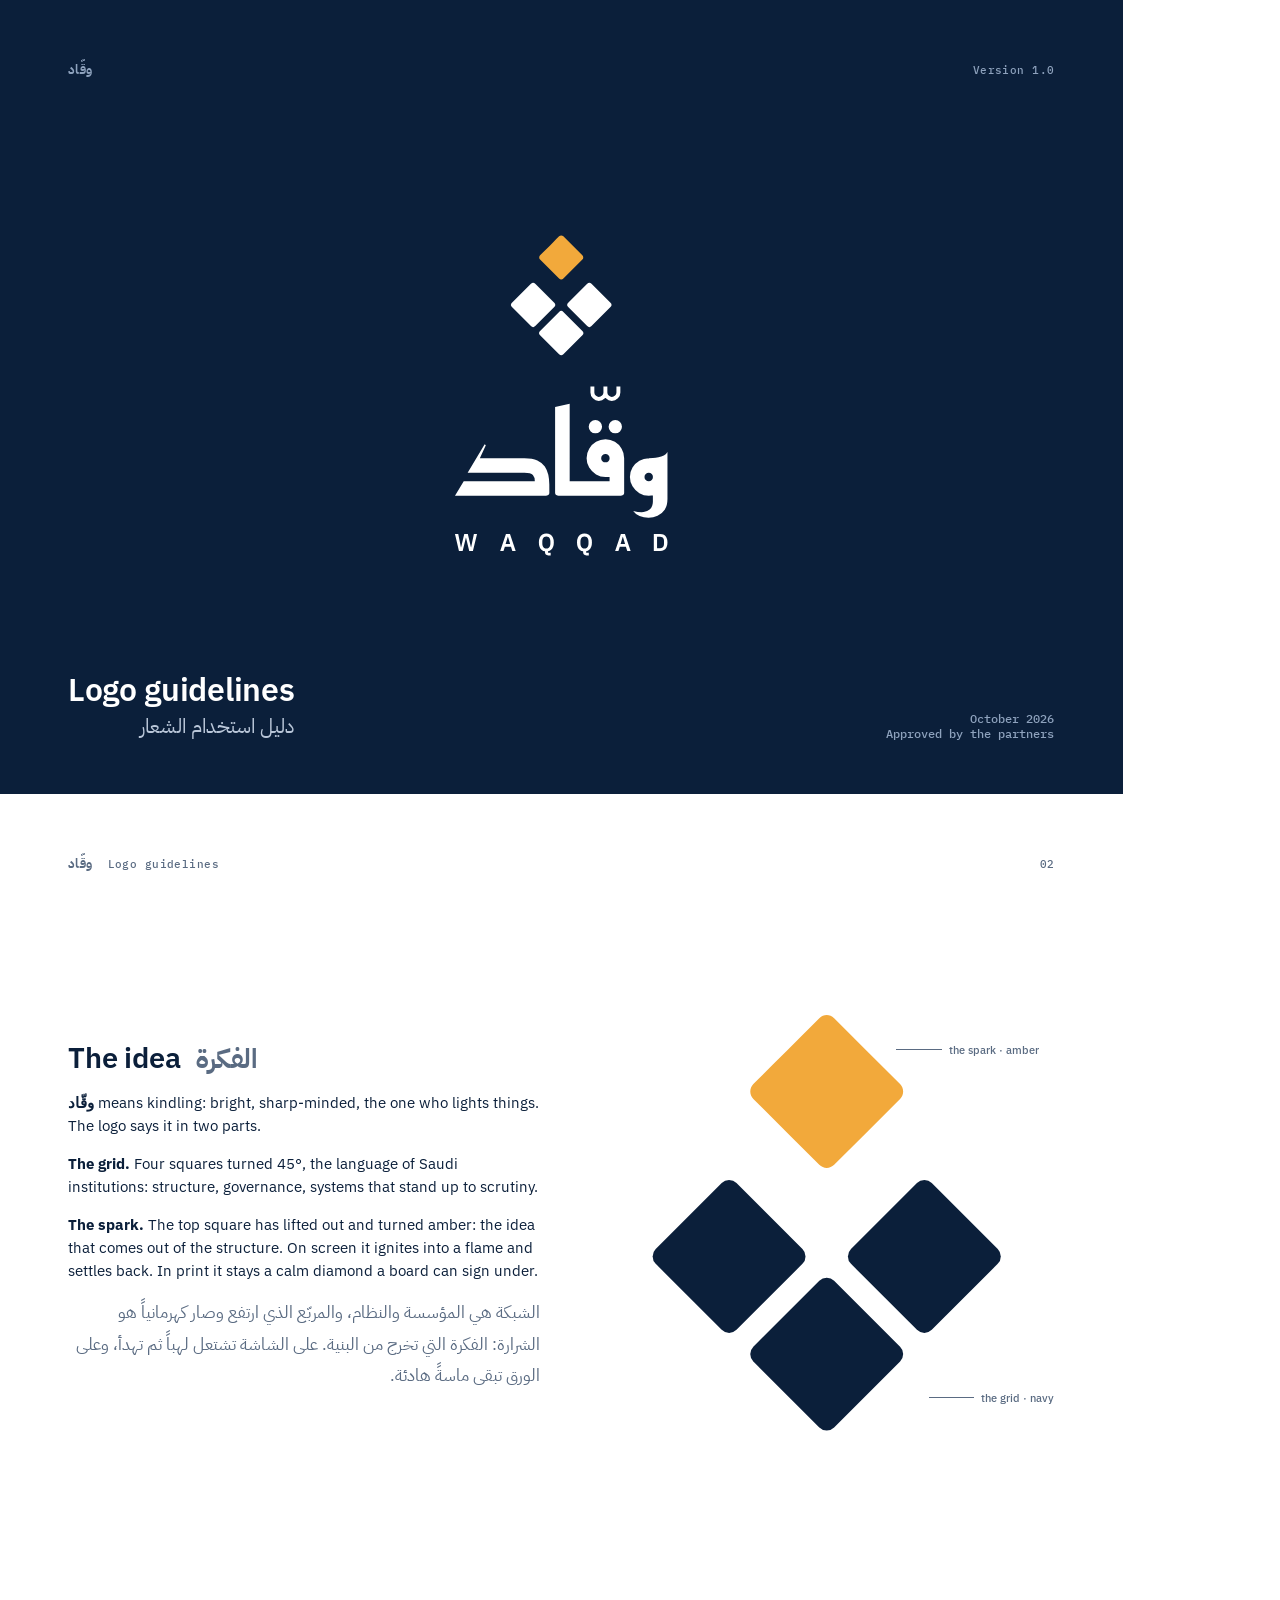
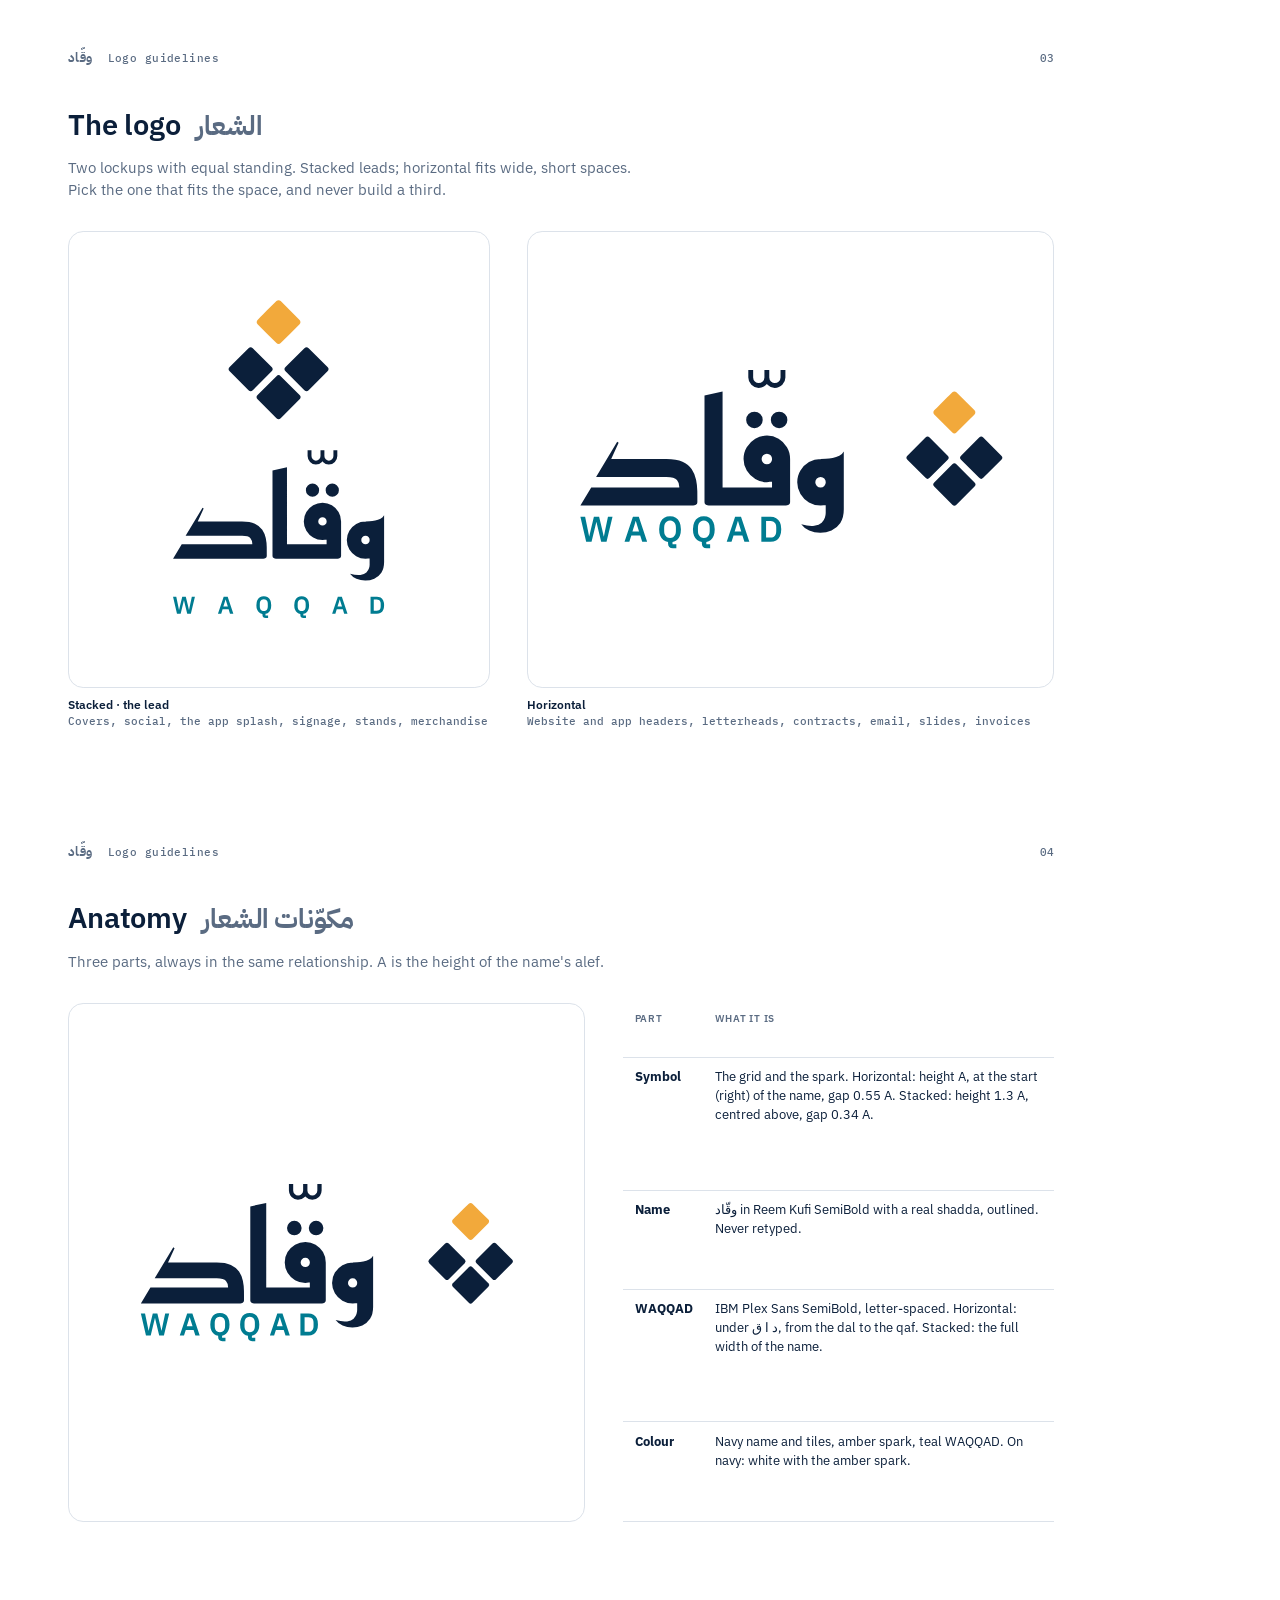
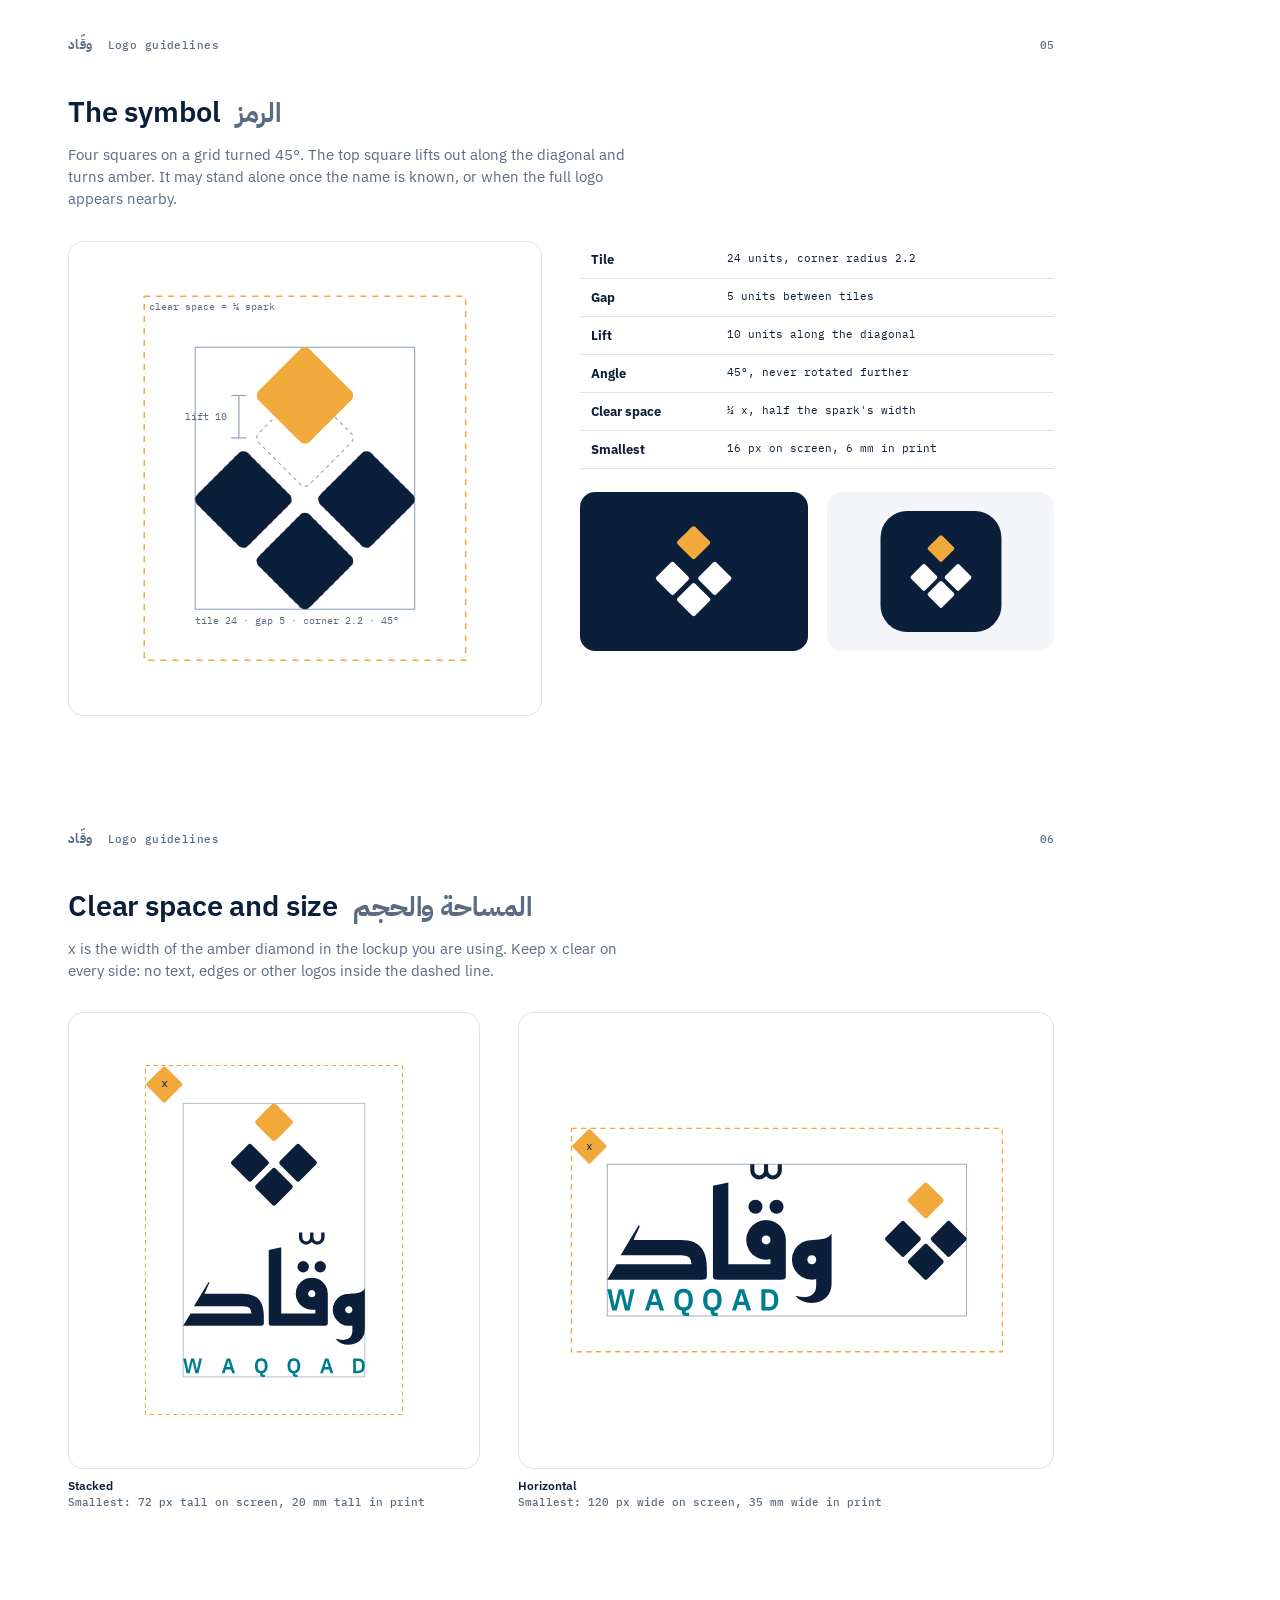
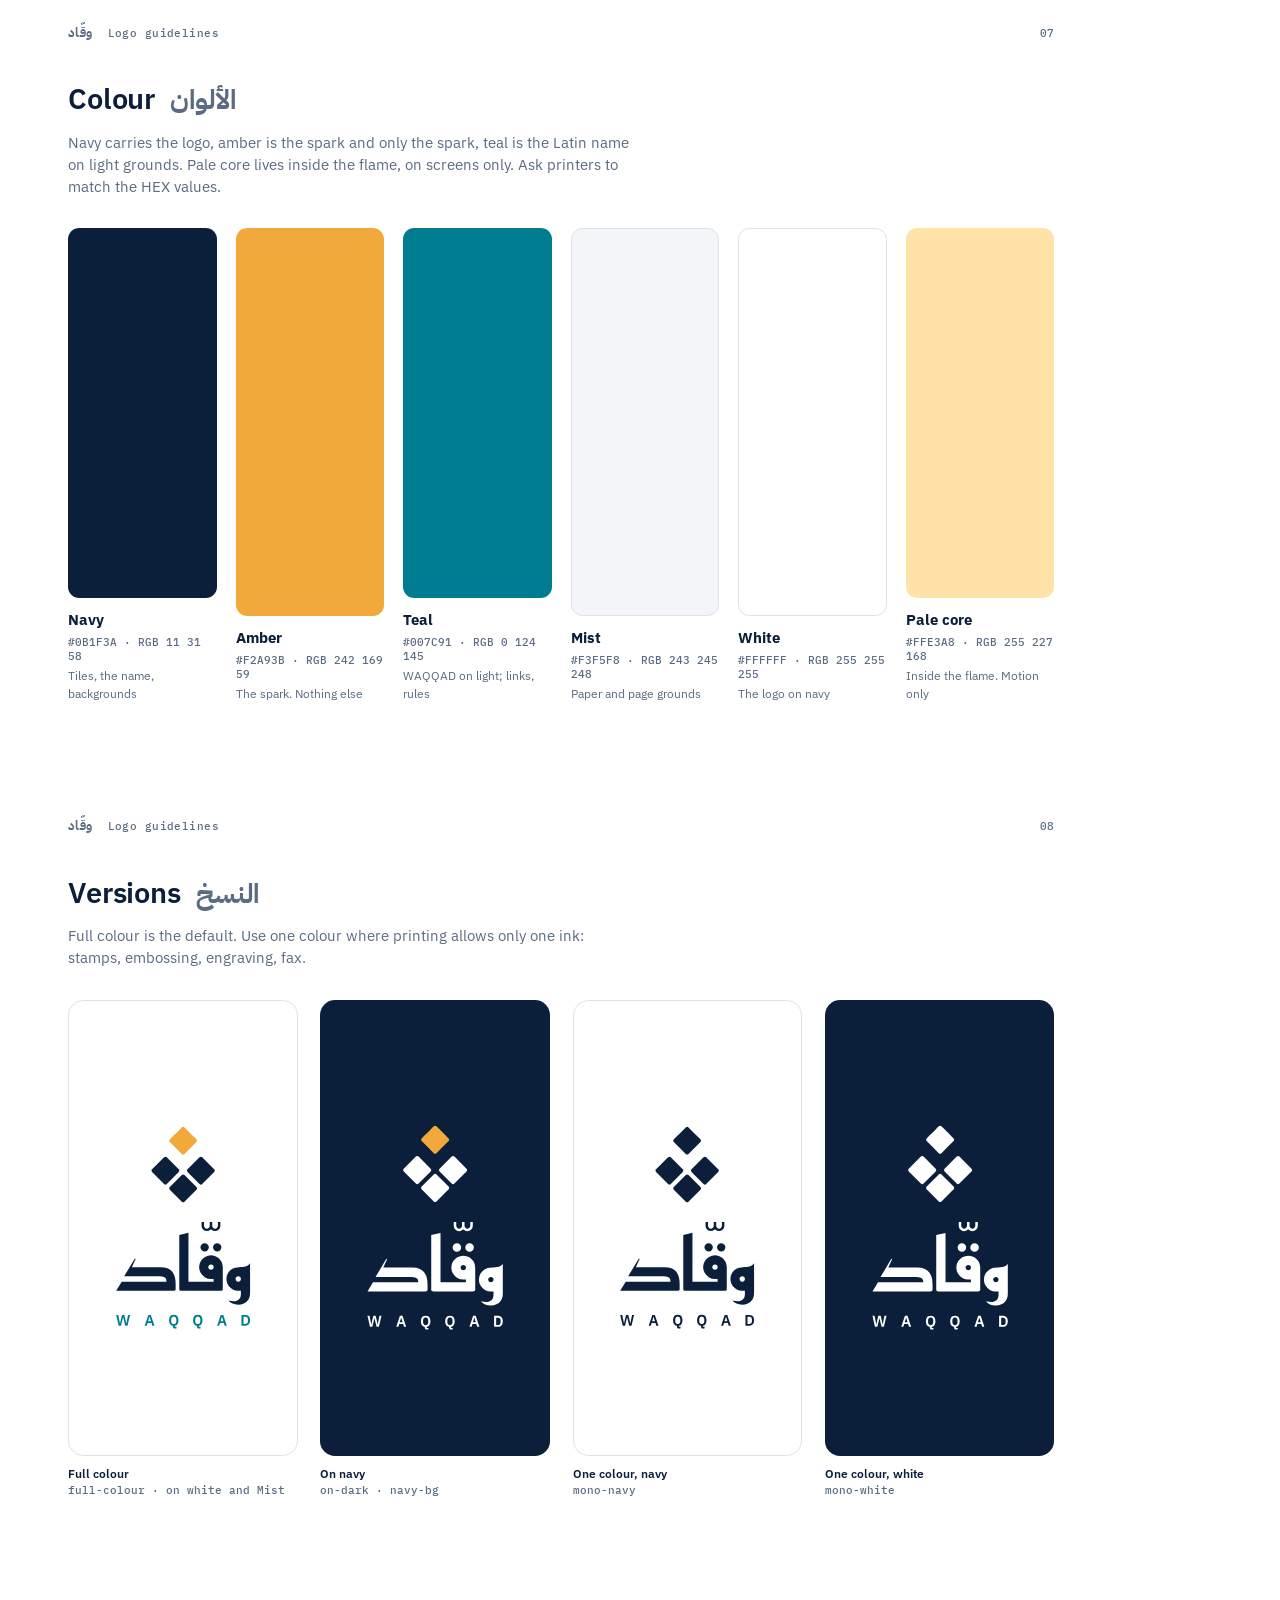
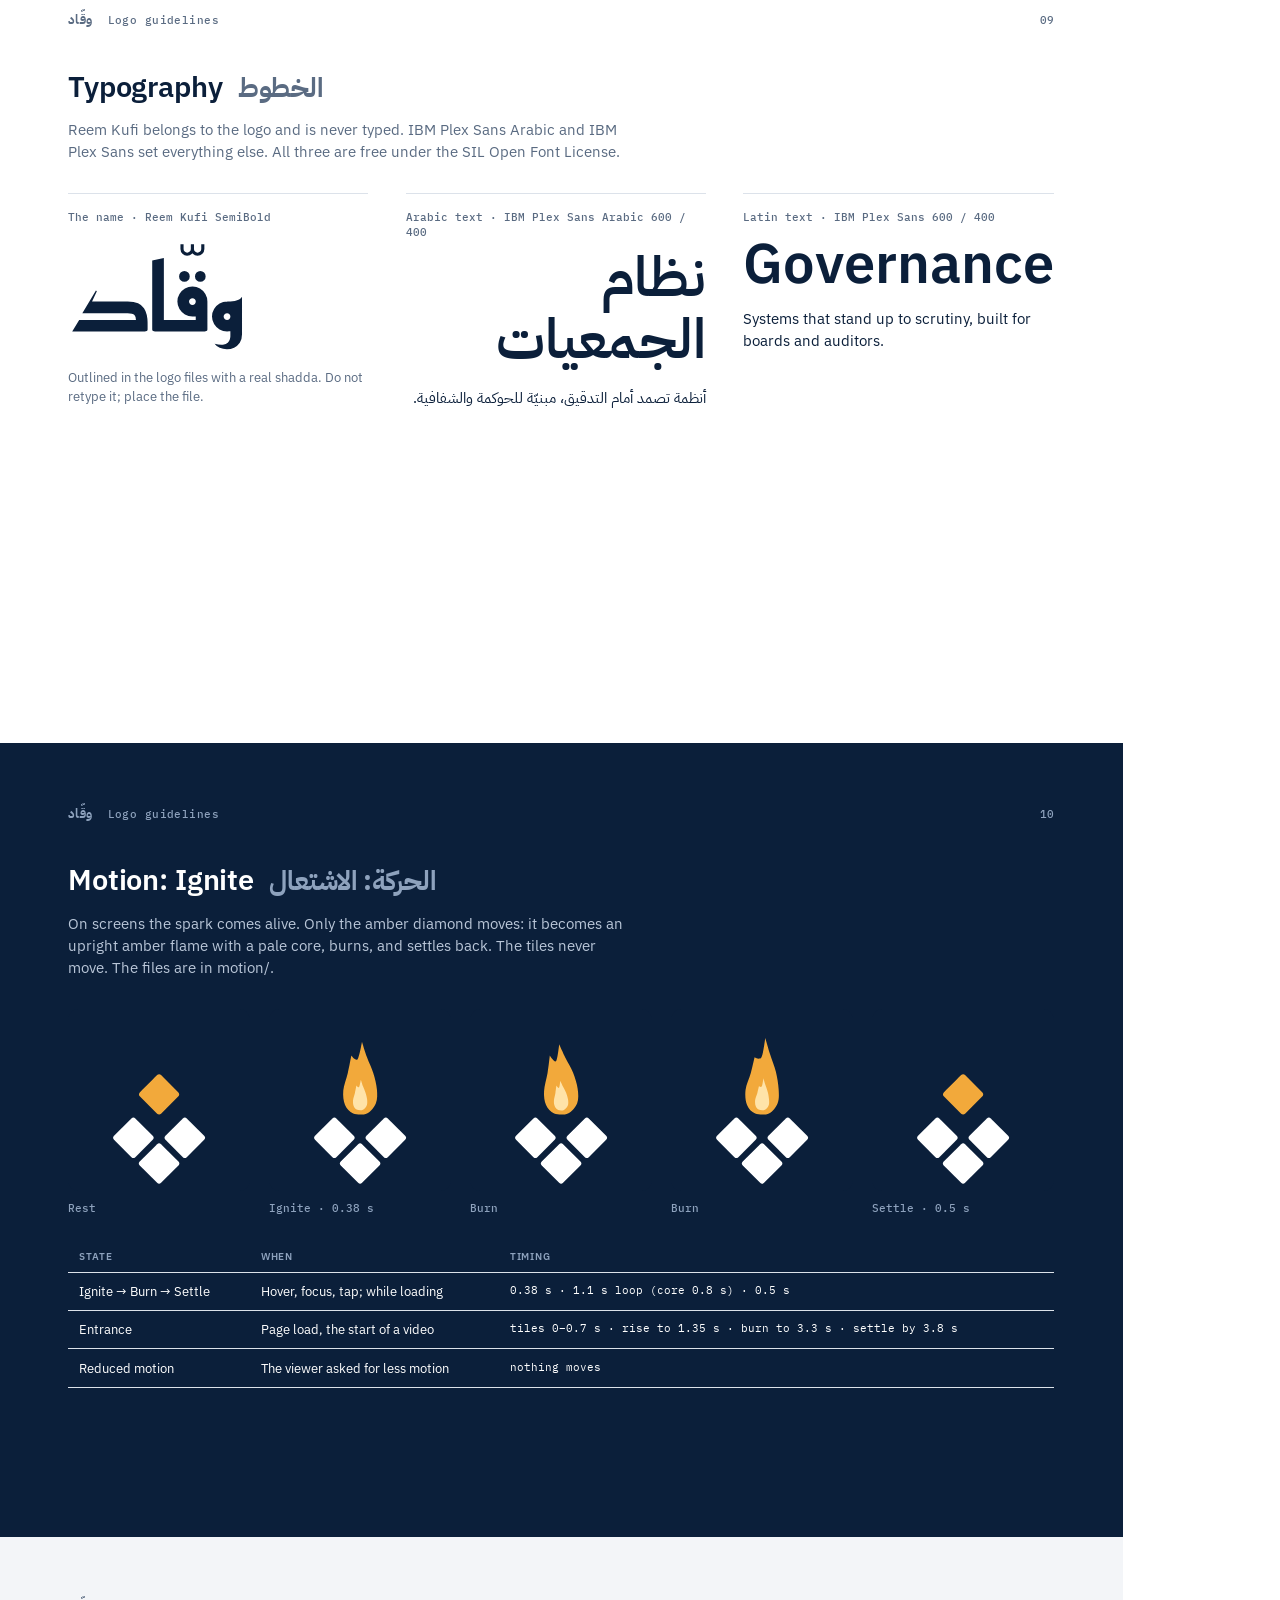
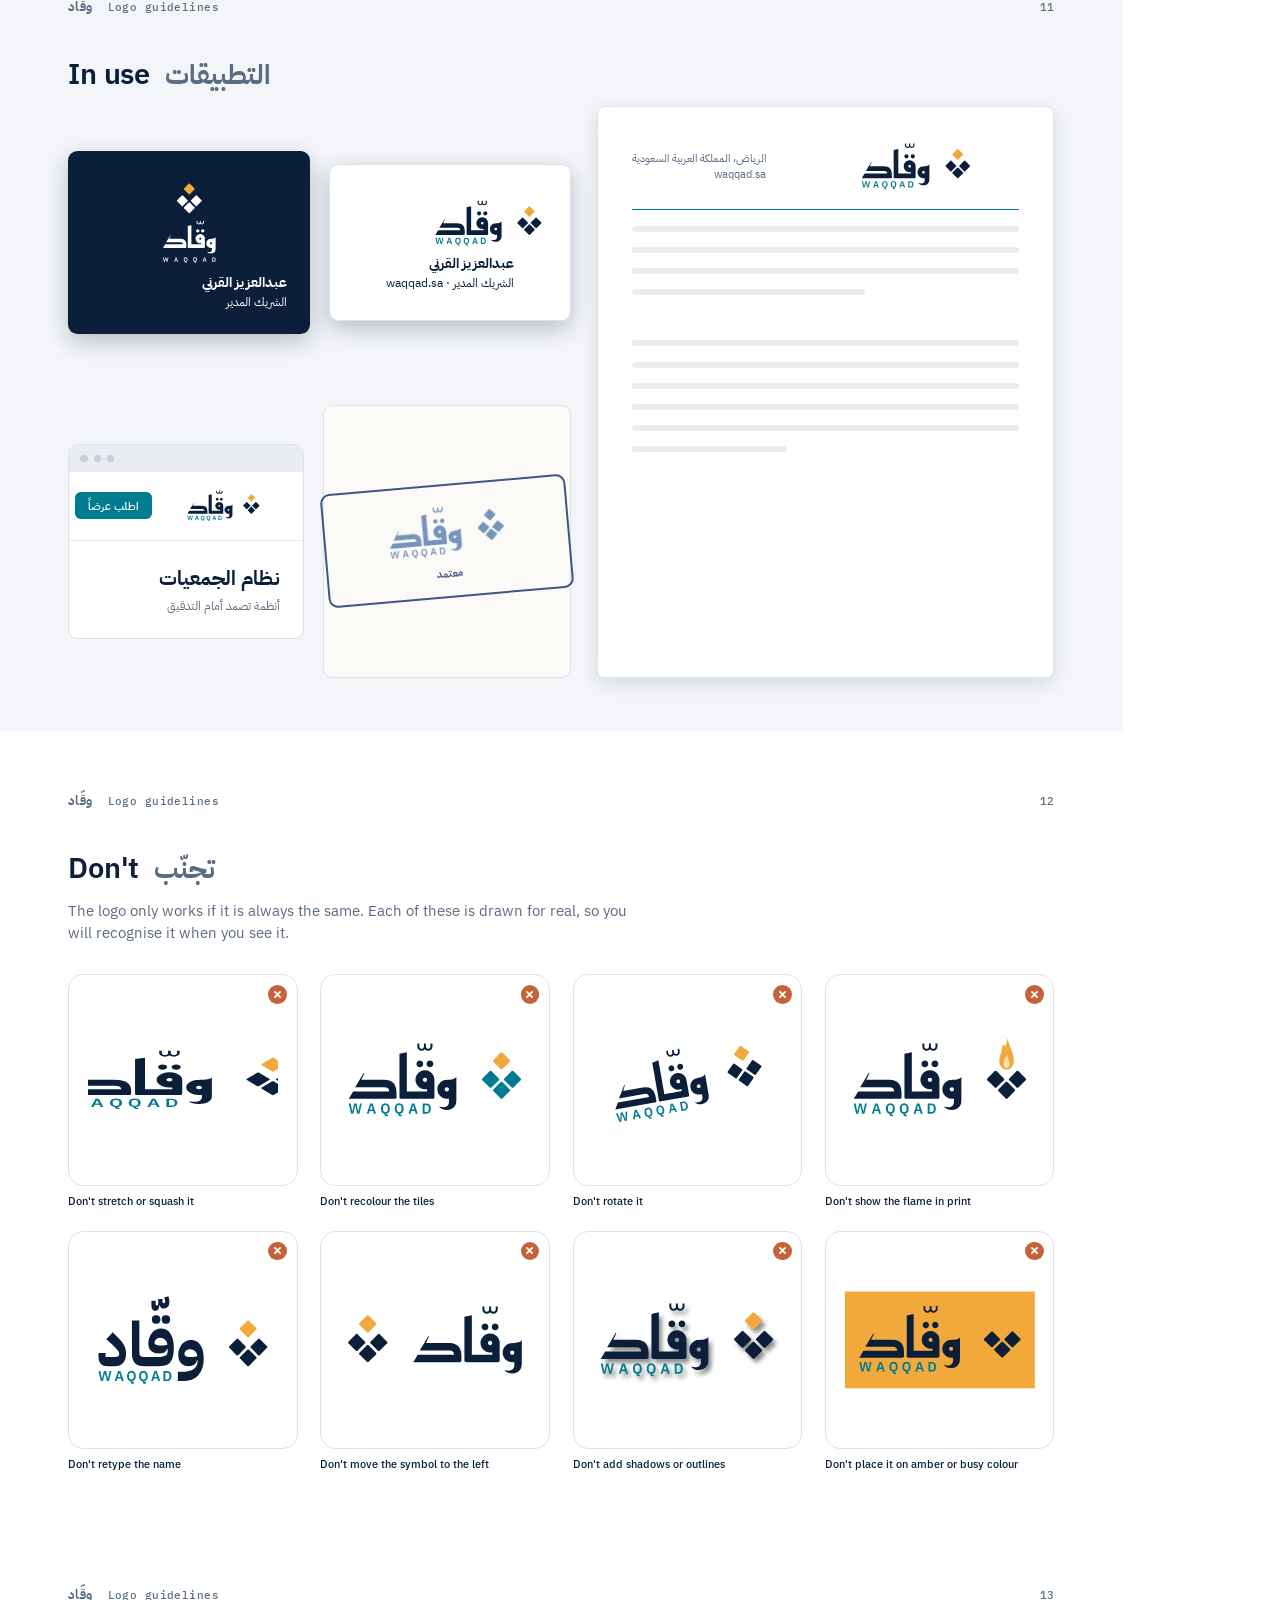
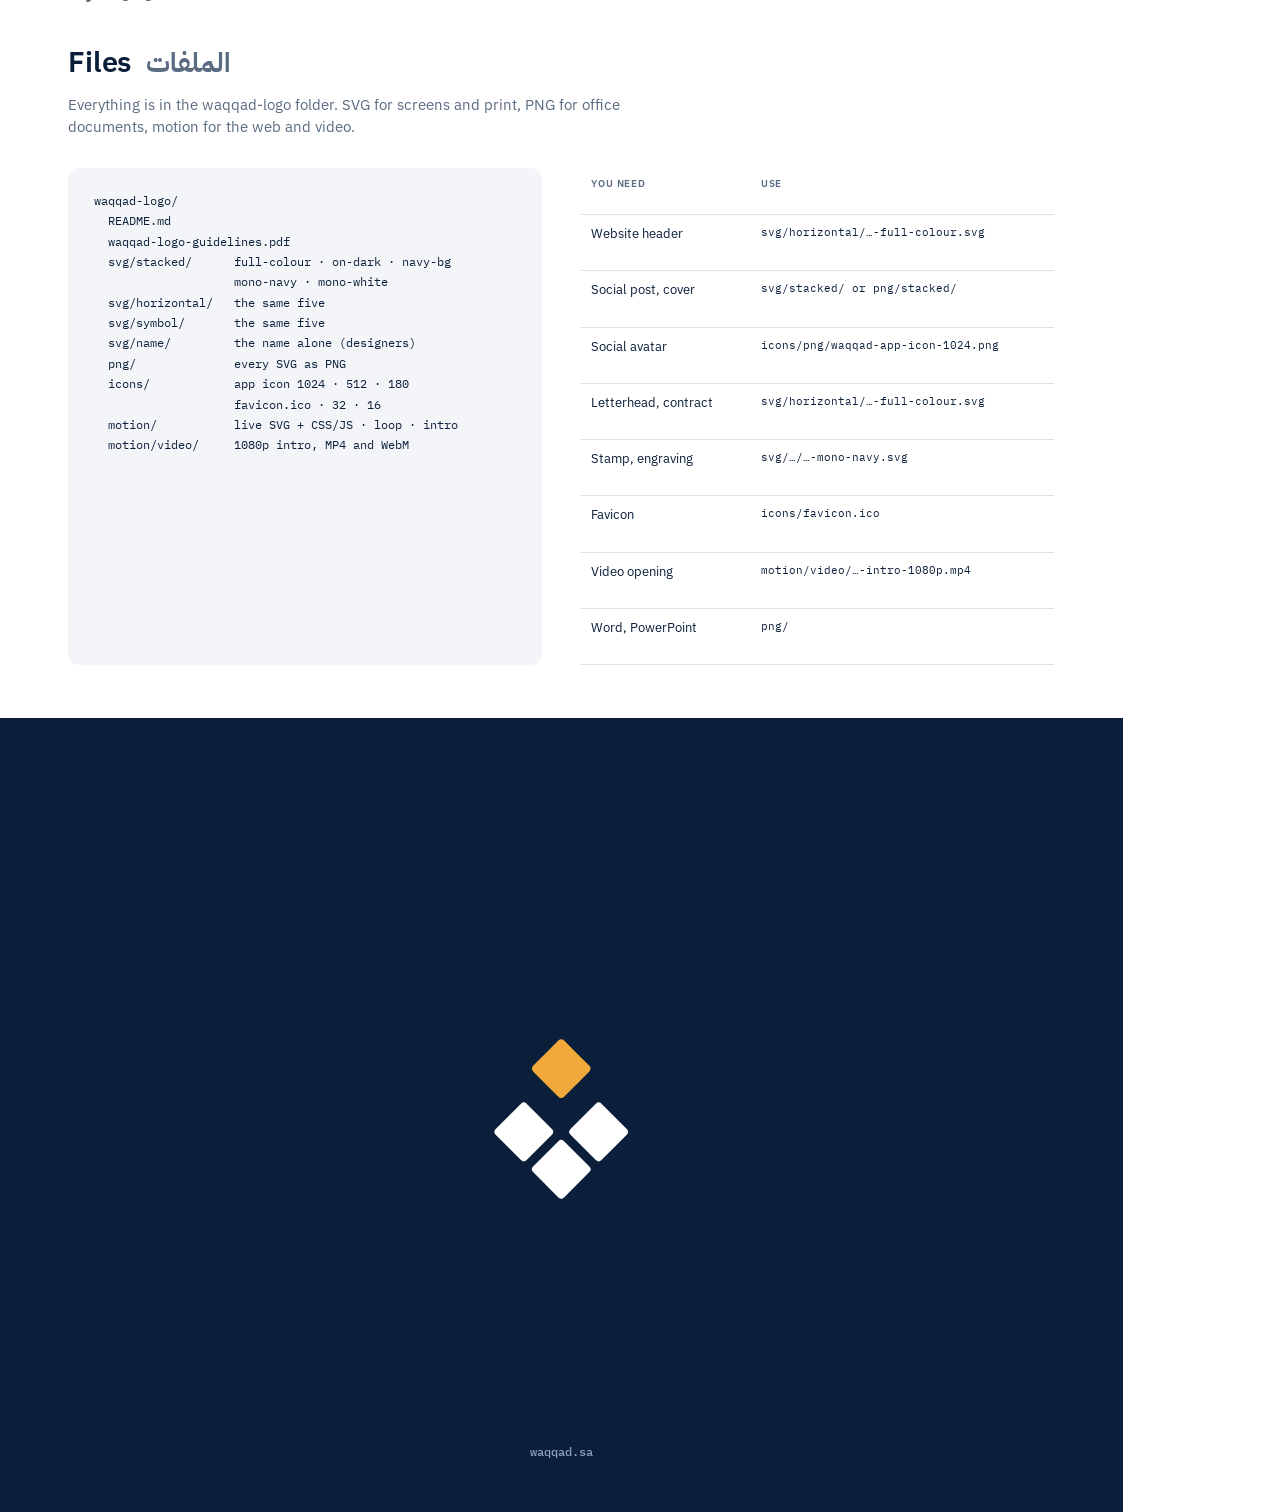
<file: brand/logo/guidelines.html>
<!doctype html>
<html lang="en">
<head>
<meta charset="utf-8">
<title>Waqqad Logo Guidelines</title>
<link rel="preconnect" href="https://fonts.googleapis.com">
<link rel="preconnect" href="https://fonts.gstatic.com" crossorigin>
<link rel="stylesheet" href="https://fonts.googleapis.com/css2?family=IBM+Plex+Mono:wght@400;500&family=IBM+Plex+Sans+Arabic:wght@400;600;700&family=IBM+Plex+Sans:wght@400;500;600&family=Reem+Kufi:wght@600&display=swap">
<style>
/* A4 landscape guideline book: one idea per page, logos drawn from the package files. */
@page { size: 297mm 210mm; margin: 0; }
:root {
  --navy: #0B1F3A; --amber: #F2A93B; --teal: #007C91; --mist: #F3F5F8; --pale: #FFE3A8;
  --ink: #0B1F3A; --muted: #5A6B82; --line: #DCE2EA;
  --ar: "IBM Plex Sans Arabic", "Noto Sans Arabic", sans-serif;
  --en: "IBM Plex Sans", Arial, sans-serif;
  --mono: "IBM Plex Mono", monospace;
}
* { box-sizing: border-box; }
html, body { margin: 0; background: #fff; color: var(--ink); font: 10.5pt/1.5 var(--en); -webkit-print-color-adjust: exact; print-color-adjust: exact; }
.page { width: 297mm; height: 210mm; padding: 16mm 18mm 14mm; position: relative; overflow: hidden; page-break-after: always; break-after: page; display: flex; flex-direction: column; }
.page:last-child { page-break-after: auto; break-after: auto; }
.page.navy { background: var(--navy); color: #fff; }
.page.mist { background: var(--mist); }
.runhead { display: flex; justify-content: space-between; align-items: baseline; font: 500 8pt var(--mono); color: var(--muted); letter-spacing: .04em; margin-bottom: 10mm; }
.navy .runhead { color: #8EA2BD; }
.runhead b { font: 700 10pt var(--ar); color: inherit; }
h1 { font: 600 30pt/1.1 var(--en); margin: 0; letter-spacing: -.01em; }
h2 { font: 600 22pt/1.15 var(--en); margin: 0 0 3mm; letter-spacing: -.005em; }
h2 .ar { font: 700 20pt var(--ar); color: var(--muted); margin-inline-start: 4mm; }
.navy h2 .ar { color: #8EA2BD; }
.lede { color: var(--muted); max-width: 150mm; margin: 0 0 8mm; font-size: 11pt; }
.navy .lede { color: #B9C6D8; }
.ar-p { font-family: var(--ar); direction: rtl; }
.cols { display: grid; gap: 10mm; flex: 1; min-height: 0; }
.c2 { grid-template-columns: 1fr 1fr; } .c3 { grid-template-columns: 1fr 1fr 1fr; } .c4 { grid-template-columns: repeat(4, 1fr); }
.box { border-radius: 4mm; display: grid; place-items: center; padding: 8mm; position: relative; min-height: 0; }
.box.w { background: #fff; border: .3mm solid var(--line); }
.box.n { background: var(--navy); }
.box.m { background: var(--mist); }
.box svg { width: 100%; height: 100%; display: block; }
.cap { font: 500 8pt var(--mono); color: var(--muted); margin-top: 2.5mm; }
.cap b { font: 600 9pt var(--en); color: var(--ink); display: block; margin-bottom: .5mm; }
.navy .cap { color: #8EA2BD; } .navy .cap b { color: #fff; }
table { border-collapse: collapse; width: 100%; font-size: 9.5pt; }
th, td { text-align: left; padding: 2.4mm 3mm; border-bottom: .3mm solid var(--line); vertical-align: top; }
th { font: 600 7.5pt var(--en); letter-spacing: .08em; text-transform: uppercase; color: var(--muted); }
td.m { font-family: var(--mono); font-size: 8.5pt; white-space: nowrap; }
ul.rules { margin: 0; padding: 0; list-style: none; display: grid; gap: 3mm; }
ul.rules li { display: grid; grid-template-columns: 4mm 1fr; gap: 2mm; }
ul.rules li::before { content: ""; width: 2.2mm; height: 2.2mm; margin-top: 1.6mm; background: var(--amber); border-radius: .4mm; transform: rotate(45deg); }

/* cover */
.cover { justify-content: space-between; }
.cover .logo { flex: 1; display: grid; place-items: center; }
.cover .logo svg { height: 105mm; width: 100%; }
.cover .foot { display: flex; justify-content: space-between; align-items: end; }
.cover .foot h1 { font-size: 24pt; }
.cover .foot .ar-p { font-size: 15pt; color: #B9C6D8; margin-top: 1mm; }
.cover .foot .ver { font: 500 9pt var(--mono); color: #8EA2BD; text-align: right; }

/* idea */
.idea { display: grid; grid-template-columns: 1.05fr 1fr; gap: 14mm; flex: 1; align-items: center; }
.idea .txt p { margin: 0 0 4mm; font-size: 11.5pt; max-width: 125mm; }
.idea .txt .ar-p { font-size: 12.5pt; line-height: 1.9; color: var(--muted); }
.idea .art { display: grid; place-items: center; position: relative; height: 140mm; }
.idea .art svg { height: 120mm; width: 100%; }
.tag { position: absolute; font: 500 8.5pt var(--en); color: var(--muted); display: flex; gap: 2mm; align-items: center; }
.tag i { width: 12mm; height: .3mm; background: var(--muted); display: block; }

/* typography */
.spec { border-top: .3mm solid var(--line); padding-top: 4mm; }
.spec .big { font-size: 42pt; line-height: 1.1; margin: 2mm 0 3mm; }
.spec .face { font: 500 8.5pt var(--mono); color: var(--muted); }

/* motion frames */
.frames { display: grid; grid-template-columns: repeat(5, 1fr); gap: 5mm; margin-bottom: 7mm; }
.frames svg { width: 100%; aspect-ratio: 1; height: auto; border-radius: 3mm; display: block; }

/* applications */
.apps { display: grid; grid-template-columns: 1.1fr 1fr; grid-template-rows: 1fr 1fr; gap: 7mm; flex: 1; min-height: 0; }
.card { background: var(--navy); border-radius: 2.5mm; aspect-ratio: 85 / 55; padding: 6mm; display: flex; flex-direction: column; justify-content: space-between; box-shadow: 0 2mm 6mm rgba(11,31,58,.25); }
.card svg { height: 26mm; width: 100%; align-self: center; }
.card .who { direction: rtl; color: #fff; font: 9pt/1.5 var(--ar); }
.card .who b { font-size: 10.5pt; display: block; }
.card.back { background: #fff; border: .3mm solid var(--line); }
.card.back svg { height: 16mm; width: 60%; align-self: flex-end; }
.card.back .who { color: var(--navy); }
.pair { display: grid; grid-template-columns: 1fr 1fr; gap: 5mm; align-items: center; }
.letter { background: #fff; border: .3mm solid var(--line); border-radius: 2mm; padding: 8mm 9mm; display: grid; gap: 4mm; align-content: start; box-shadow: 0 1.5mm 5mm rgba(11,31,58,.12); }
.letter .hd { display: flex; justify-content: space-between; align-items: center; direction: rtl; border-bottom: .5mm solid var(--teal); padding-bottom: 4mm; }
.letter .hd svg { height: 15mm; width: 55mm; }
.letter .hd span { font: 8pt/1.5 var(--ar); color: var(--muted); }
.letter .ln { height: 1.6mm; background: #E9EDF2; border-radius: 1mm; }
.web { background: #fff; border: .3mm solid var(--line); border-radius: 2.5mm; overflow: hidden; display: flex; flex-direction: column; }
.web .chrome { background: #E9EDF2; height: 7mm; display: flex; align-items: center; gap: 1.5mm; padding: 0 3mm; }
.web .chrome i { width: 2mm; height: 2mm; border-radius: 50%; background: #C7CFDA; display: block; }
.web .bar { direction: rtl; display: flex; align-items: center; gap: 3mm; padding: 4mm 5mm; border-bottom: .3mm solid #E6EAF0; }
.web .bar svg { height: 10mm; width: 32mm; flex: none; }
.web nav { display: none; }
.web .cta { margin-inline-start: auto; white-space: nowrap; font-size: 7pt; }
.web .cta { font: 600 8pt var(--ar); background: var(--teal); color: #fff; border-radius: 1.5mm; padding: 1.5mm 3.5mm; }
.web .hero { direction: rtl; padding: 6mm; font: 700 15pt var(--ar); }
.web .hero span { display: block; font: 400 9pt var(--ar); color: var(--muted); margin-top: 1mm; }
.icons { display: flex; gap: 6mm; align-items: end; justify-content: center; }
.icons svg { display: block; }
.stampbox { background: #FBFAF6; border: .3mm solid var(--line); border-radius: 2.5mm; display: grid; place-items: center; }
.stampbox .seal { border: .7mm solid #1F3A73; border-radius: 2.5mm; padding: 4mm 6mm; transform: rotate(-5deg); opacity: .85; display: grid; justify-items: center; gap: 1mm; }
.stampbox .seal svg { height: 16mm; width: 52mm; filter: url(#ink); }
.stampbox .seal span { font: 600 8pt var(--ar); color: #1F3A73; }

/* misuse */
.misuse { display: grid; grid-template-columns: repeat(4, 1fr); gap: 6mm 6mm; flex: 1; min-height: 0; }
.mis { display: grid; grid-template-rows: 1fr auto; gap: 2mm; min-height: 0; }
.mis .box { padding: 5mm; border: .3mm solid var(--line); background: #fff; }
.mis .box::after { content: ""; position: absolute; inset-block-start: 2.5mm; inset-inline-end: 2.5mm; width: 5mm; height: 5mm; border-radius: 50%; background: #C4623A url("data:image/svg+xml;utf8,<svg xmlns='http://www.w3.org/2000/svg' viewBox='0 0 10 10'><path d='M3 3l4 4M7 3L3 7' stroke='white' stroke-width='1.4' stroke-linecap='round'/></svg>") center / 70% no-repeat; }
.mis .cap { margin: 0; font: 500 8.5pt var(--en); color: var(--ink); }

/* files */
pre.tree { font: 9pt/1.7 var(--mono); background: var(--mist); border-radius: 3mm; padding: 6mm 7mm; margin: 0; white-space: pre; }
.back { justify-content: center; align-items: center; }
.back svg { height: 46mm; width: 100%; }
.back .url { position: absolute; bottom: 14mm; left: 0; right: 0; text-align: center; font: 500 9pt var(--mono); color: #8EA2BD; }
</style>
</head>
<body>
<svg width="0" height="0" style="position:absolute" aria-hidden="true"><filter id="ink"><feColorMatrix type="matrix" values="0 0 0 0 0.12  0 0 0 0 0.23  0 0 0 0 0.45  0 0 0 1 0"/></filter></svg>
<main id="book"></main>
<script>
const D = {"cover": "<svg xmlns=\"http://www.w3.org/2000/svg\" viewBox=\"-35.19 -295.91 286.57 393.1\" width=\"286.57\" height=\"393.1\"><path fill=\"#FFFFFF\" d=\"M2.85 0L11.51 -14.44H81.89Q82 -18.09 80.01 -20.44Q78.01 -22.8 71.63 -22.8H15.39L32.26 -50.92L33.4 -50.12L27.47 -37.24H71.63Q79.61 -37.24 84.45 -35Q89.3 -32.76 91.83 -28.99Q94.35 -25.23 95.3 -20.67Q96.25 -16.11 96.29 -11.42Q96.33 -6.73 96.33 -2.62Q96.33 -1.25 95.19 -0.68Q94.05 -0.11 92.91 -0.06Q91.77 0 91.77 0ZM106.59 0Q106.59 0 105.45 -0.06Q104.31 -0.11 103.17 -0.68Q102.03 -1.25 102.03 -2.62V-88.01L116.47 -91.2V-14.44H127.11V0ZM158.12 -93.94Q154.81 -93.94 152.36 -96.44Q149.91 -98.95 149.91 -102.37H153.79Q153.79 -100.55 155.15 -99.18Q156.52 -97.81 158.23 -97.81Q160.06 -97.81 161.42 -99.18Q162.79 -100.55 162.79 -102.37H166.67Q166.67 -98.95 164.22 -96.44Q161.77 -93.94 158.12 -93.94ZM145.24 -93.94Q141.93 -93.94 139.48 -96.44Q137.03 -98.95 137.03 -102.37H140.9Q140.9 -100.55 142.27 -99.18Q143.64 -97.81 145.35 -97.81Q147.17 -97.81 148.54 -99.18Q149.91 -100.55 149.91 -102.37H153.79Q153.79 -98.95 151.34 -96.44Q148.88 -93.94 145.24 -93.94ZM137.03 -102.37V-108.3H140.9V-102.37ZM149.91 -102.37V-108.3H153.79V-102.37ZM162.79 -102.37V-108.3H166.67V-102.37ZM161.65 -61.79Q158.92 -61.79 156.98 -63.73Q155.04 -65.66 155.04 -68.4Q155.04 -71.14 156.98 -73.07Q158.92 -75.01 161.65 -75.01Q164.39 -75.01 166.33 -73.07Q168.26 -71.14 168.26 -68.4Q168.26 -65.66 166.33 -63.73Q164.39 -61.79 161.65 -61.79ZM141.93 -61.79Q139.19 -61.79 137.26 -63.73Q135.32 -65.66 135.32 -68.4Q135.32 -71.14 137.26 -73.07Q139.19 -75.01 141.93 -75.01Q144.67 -75.01 146.6 -73.07Q148.54 -71.14 148.54 -68.4Q148.54 -65.66 146.6 -63.73Q144.67 -61.79 141.93 -61.79ZM122.55 0V-14.44H155.99V-29.03L170.43 -37.24V-2.62Q170.43 -1.25 169.29 -0.68Q168.15 -0.11 167.01 -0.06Q165.87 0 165.87 0ZM151.94 -18.62Q146.83 -18.62 142.6 -21.13Q138.36 -23.64 135.79 -27.9Q133.23 -32.16 133.23 -37.22Q133.23 -42.41 135.79 -46.64Q138.36 -50.88 142.61 -53.37Q146.87 -55.86 151.96 -55.86Q157.05 -55.86 161.23 -53.35Q165.41 -50.84 167.92 -46.64Q170.43 -42.43 170.43 -37.24Q170.43 -32.11 167.92 -27.87Q165.41 -23.64 161.23 -21.13Q157.05 -18.62 151.94 -18.62ZM151.92 -33.06Q153.71 -33.06 154.87 -34.27Q156.03 -35.48 156.03 -37.24Q156.03 -39 154.87 -40.21Q153.71 -41.42 151.92 -41.42Q150.14 -41.42 148.9 -40.21Q147.67 -39 147.67 -37.24Q147.67 -35.48 148.9 -34.27Q150.14 -33.06 151.92 -33.06ZM179.32 15.05Q185.82 16.76 189.75 16.19Q193.69 15.62 195.66 13.72Q197.64 11.82 198.27 9.61Q198.89 7.41 198.89 5.93V-14.59L213.33 -18.62V3.27Q213.33 9.78 210.58 13.9Q207.82 18.01 203.53 19.93Q199.23 21.85 194.5 21.81Q189.77 21.77 185.69 20.01Q181.6 18.24 179.32 15.05ZM213.33 -18.62L194.83 -37.24Q196.31 -37.24 198.93 -37.35Q201.55 -37.47 204.42 -38.02Q207.29 -38.57 209.74 -39.82Q212.19 -41.08 213.33 -43.24ZM194.85 0Q189.74 0 185.5 -2.51Q181.26 -5.02 178.7 -9.28Q176.13 -13.54 176.13 -18.6Q176.13 -23.79 178.7 -28.02Q181.26 -32.26 185.52 -34.75Q189.77 -37.24 194.86 -37.24Q199.96 -37.24 204.14 -34.73Q208.32 -32.22 210.82 -28.02Q213.33 -23.81 213.33 -18.62Q213.33 -13.49 210.82 -9.25Q208.32 -5.02 204.14 -2.51Q199.96 0 194.85 0ZM194.82 -14.44Q196.61 -14.44 197.77 -15.65Q198.93 -16.86 198.93 -18.62Q198.93 -20.38 197.77 -21.59Q196.61 -22.8 194.82 -22.8Q193.04 -22.8 191.8 -21.59Q190.57 -20.38 190.57 -18.62Q190.57 -16.86 191.8 -15.65Q193.04 -14.44 194.82 -14.44Z\"/><g transform=\"translate(40.17 -256.91) scale(1.3585)\"><g transform=\"translate(29.49 50)\"><g class=\"wq-t wq-t1\"><rect x=\"-12.0\" y=\"-12.0\" width=\"24\" height=\"24\" rx=\"2.2\" fill=\"#FFFFFF\" transform=\"rotate(45)\"/></g></g><g transform=\"translate(50 70.51)\"><g class=\"wq-t wq-t2\"><rect x=\"-12.0\" y=\"-12.0\" width=\"24\" height=\"24\" rx=\"2.2\" fill=\"#FFFFFF\" transform=\"rotate(45)\"/></g></g><g transform=\"translate(70.51 50)\"><g class=\"wq-t wq-t3\"><rect x=\"-12.0\" y=\"-12.0\" width=\"24\" height=\"24\" rx=\"2.2\" fill=\"#FFFFFF\" transform=\"rotate(45)\"/></g></g><g transform=\"translate(50 15.35)\"><g class=\"wq-s\"><path fill=\"#F2A93B\" d=\"M-1.56 15.41C-0.7 16.27 0.7 16.27 1.56 15.41C6.18 10.8 10.8 6.18 15.41 1.56C16.27 0.7 16.27 -0.7 15.41 -1.56C10.8 -6.18 6.18 -10.8 1.56 -15.41C0.7 -16.27 -0.7 -16.27 -1.56 -15.41C-2.92 -14.05 -4.29 -12.68 -5.66 -11.31C-5.66 -11.31 -5.66 -11.31 -5.66 -11.31C-7.54 -9.43 -9.43 -7.54 -11.31 -5.66C-11.31 -5.66 -11.31 -5.66 -11.31 -5.66C-12.68 -4.29 -14.05 -2.92 -15.41 -1.56C-16.27 -0.7 -16.27 0.7 -15.41 1.56C-10.8 6.18 -6.18 10.8 -1.56 15.41Z\"/></g></g></g><path fill=\"#FFFFFF\" d=\"M10.44 54.81H6.78L2.85 37.81H6.07L7.74 45.98L8.79 51.19H8.86L10.08 45.98L12.03 37.81H15.57L17.52 45.98L18.73 51.18H18.8L19.87 45.98L21.58 37.81H24.68L20.61 54.81H16.97L14.8 45.82L13.76 41.36H13.69L12.62 45.82ZM62.99 54.81H59.65L58.29 50.48H52.26L50.9 54.81H47.64L53.35 37.81H57.34ZM57.5 47.74L56.13 43.43L55.31 40.74H55.19L54.39 43.43L53.02 47.74ZM97.64 56.52V59.15H95.29Q93.6 59.15 92.81 58.33Q92.02 57.51 92.02 56.02V55.01Q90.17 54.71 88.8 53.64Q87.43 52.56 86.7 50.72Q85.96 48.88 85.96 46.31Q85.96 43.43 86.88 41.48Q87.79 39.52 89.46 38.52Q91.13 37.52 93.36 37.52Q95.6 37.52 97.27 38.52Q98.93 39.52 99.84 41.48Q100.76 43.43 100.76 46.31Q100.76 48.81 100.06 50.62Q99.36 52.43 98.08 53.52Q96.81 54.61 95.04 54.95V56.52ZM93.36 52.25Q94.59 52.25 95.48 51.69Q96.37 51.13 96.86 50.1Q97.35 49.06 97.35 47.62V45Q97.35 43.55 96.86 42.51Q96.37 41.48 95.48 40.93Q94.59 40.38 93.36 40.38Q92.16 40.38 91.26 40.93Q90.35 41.48 89.86 42.51Q89.37 43.55 89.37 45V47.62Q89.37 49.06 89.86 50.1Q90.35 51.13 91.26 51.69Q92.16 52.25 93.36 52.25ZM135.41 56.52V59.15H133.05Q131.37 59.15 130.58 58.33Q129.79 57.51 129.79 56.02V55.01Q127.94 54.71 126.57 53.64Q125.2 52.56 124.46 50.72Q123.73 48.88 123.73 46.31Q123.73 43.43 124.64 41.48Q125.56 39.52 127.23 38.52Q128.9 37.52 131.12 37.52Q133.37 37.52 135.03 38.52Q136.69 39.52 137.61 41.48Q138.52 43.43 138.52 46.31Q138.52 48.81 137.82 50.62Q137.12 52.43 135.85 53.52Q134.57 54.61 132.8 54.95V56.52ZM131.12 52.25Q132.35 52.25 133.24 51.69Q134.13 51.13 134.62 50.1Q135.11 49.06 135.11 47.62V45Q135.11 43.55 134.62 42.51Q134.13 41.48 133.24 40.93Q132.35 40.38 131.12 40.38Q129.92 40.38 129.02 40.93Q128.12 41.48 127.63 42.51Q127.14 43.55 127.14 45V47.62Q127.14 49.06 127.63 50.1Q128.12 51.13 129.02 51.69Q129.92 52.25 131.12 52.25ZM176.84 54.81H173.5L172.13 50.48H166.11L164.75 54.81H161.49L167.19 37.81H171.19ZM171.35 47.74L169.98 43.43L169.16 40.74H169.04L168.24 43.43L166.87 47.74ZM199.81 54.81V37.81H206.01Q208.23 37.81 209.88 38.76Q211.52 39.71 212.43 41.59Q213.33 43.48 213.33 46.31Q213.33 49.15 212.43 51.03Q211.52 52.92 209.88 53.87Q208.23 54.81 206.01 54.81ZM203.02 51.96H206.01Q207.2 51.96 208.08 51.48Q208.96 51.01 209.44 50.05Q209.92 49.09 209.92 47.65V44.98Q209.92 43.52 209.44 42.57Q208.96 41.61 208.08 41.14Q207.2 40.66 206.01 40.66H203.02Z\"/></svg>", "stacked": "<svg xmlns=\"http://www.w3.org/2000/svg\" viewBox=\"-35.19 -295.91 286.57 393.1\" width=\"286.57\" height=\"393.1\"><path fill=\"#0B1F3A\" d=\"M2.85 0L11.51 -14.44H81.89Q82 -18.09 80.01 -20.44Q78.01 -22.8 71.63 -22.8H15.39L32.26 -50.92L33.4 -50.12L27.47 -37.24H71.63Q79.61 -37.24 84.45 -35Q89.3 -32.76 91.83 -28.99Q94.35 -25.23 95.3 -20.67Q96.25 -16.11 96.29 -11.42Q96.33 -6.73 96.33 -2.62Q96.33 -1.25 95.19 -0.68Q94.05 -0.11 92.91 -0.06Q91.77 0 91.77 0ZM106.59 0Q106.59 0 105.45 -0.06Q104.31 -0.11 103.17 -0.68Q102.03 -1.25 102.03 -2.62V-88.01L116.47 -91.2V-14.44H127.11V0ZM158.12 -93.94Q154.81 -93.94 152.36 -96.44Q149.91 -98.95 149.91 -102.37H153.79Q153.79 -100.55 155.15 -99.18Q156.52 -97.81 158.23 -97.81Q160.06 -97.81 161.42 -99.18Q162.79 -100.55 162.79 -102.37H166.67Q166.67 -98.95 164.22 -96.44Q161.77 -93.94 158.12 -93.94ZM145.24 -93.94Q141.93 -93.94 139.48 -96.44Q137.03 -98.95 137.03 -102.37H140.9Q140.9 -100.55 142.27 -99.18Q143.64 -97.81 145.35 -97.81Q147.17 -97.81 148.54 -99.18Q149.91 -100.55 149.91 -102.37H153.79Q153.79 -98.95 151.34 -96.44Q148.88 -93.94 145.24 -93.94ZM137.03 -102.37V-108.3H140.9V-102.37ZM149.91 -102.37V-108.3H153.79V-102.37ZM162.79 -102.37V-108.3H166.67V-102.37ZM161.65 -61.79Q158.92 -61.79 156.98 -63.73Q155.04 -65.66 155.04 -68.4Q155.04 -71.14 156.98 -73.07Q158.92 -75.01 161.65 -75.01Q164.39 -75.01 166.33 -73.07Q168.26 -71.14 168.26 -68.4Q168.26 -65.66 166.33 -63.73Q164.39 -61.79 161.65 -61.79ZM141.93 -61.79Q139.19 -61.79 137.26 -63.73Q135.32 -65.66 135.32 -68.4Q135.32 -71.14 137.26 -73.07Q139.19 -75.01 141.93 -75.01Q144.67 -75.01 146.6 -73.07Q148.54 -71.14 148.54 -68.4Q148.54 -65.66 146.6 -63.73Q144.67 -61.79 141.93 -61.79ZM122.55 0V-14.44H155.99V-29.03L170.43 -37.24V-2.62Q170.43 -1.25 169.29 -0.68Q168.15 -0.11 167.01 -0.06Q165.87 0 165.87 0ZM151.94 -18.62Q146.83 -18.62 142.6 -21.13Q138.36 -23.64 135.79 -27.9Q133.23 -32.16 133.23 -37.22Q133.23 -42.41 135.79 -46.64Q138.36 -50.88 142.61 -53.37Q146.87 -55.86 151.96 -55.86Q157.05 -55.86 161.23 -53.35Q165.41 -50.84 167.92 -46.64Q170.43 -42.43 170.43 -37.24Q170.43 -32.11 167.92 -27.87Q165.41 -23.64 161.23 -21.13Q157.05 -18.62 151.94 -18.62ZM151.92 -33.06Q153.71 -33.06 154.87 -34.27Q156.03 -35.48 156.03 -37.24Q156.03 -39 154.87 -40.21Q153.71 -41.42 151.92 -41.42Q150.14 -41.42 148.9 -40.21Q147.67 -39 147.67 -37.24Q147.67 -35.48 148.9 -34.27Q150.14 -33.06 151.92 -33.06ZM179.32 15.05Q185.82 16.76 189.75 16.19Q193.69 15.62 195.66 13.72Q197.64 11.82 198.27 9.61Q198.89 7.41 198.89 5.93V-14.59L213.33 -18.62V3.27Q213.33 9.78 210.58 13.9Q207.82 18.01 203.53 19.93Q199.23 21.85 194.5 21.81Q189.77 21.77 185.69 20.01Q181.6 18.24 179.32 15.05ZM213.33 -18.62L194.83 -37.24Q196.31 -37.24 198.93 -37.35Q201.55 -37.47 204.42 -38.02Q207.29 -38.57 209.74 -39.82Q212.19 -41.08 213.33 -43.24ZM194.85 0Q189.74 0 185.5 -2.51Q181.26 -5.02 178.7 -9.28Q176.13 -13.54 176.13 -18.6Q176.13 -23.79 178.7 -28.02Q181.26 -32.26 185.52 -34.75Q189.77 -37.24 194.86 -37.24Q199.96 -37.24 204.14 -34.73Q208.32 -32.22 210.82 -28.02Q213.33 -23.81 213.33 -18.62Q213.33 -13.49 210.82 -9.25Q208.32 -5.02 204.14 -2.51Q199.96 0 194.85 0ZM194.82 -14.44Q196.61 -14.44 197.77 -15.65Q198.93 -16.86 198.93 -18.62Q198.93 -20.38 197.77 -21.59Q196.61 -22.8 194.82 -22.8Q193.04 -22.8 191.8 -21.59Q190.57 -20.38 190.57 -18.62Q190.57 -16.86 191.8 -15.65Q193.04 -14.44 194.82 -14.44Z\"/><g transform=\"translate(40.17 -256.91) scale(1.3585)\"><g transform=\"translate(29.49 50)\"><g class=\"wq-t wq-t1\"><rect x=\"-12.0\" y=\"-12.0\" width=\"24\" height=\"24\" rx=\"2.2\" fill=\"#0B1F3A\" transform=\"rotate(45)\"/></g></g><g transform=\"translate(50 70.51)\"><g class=\"wq-t wq-t2\"><rect x=\"-12.0\" y=\"-12.0\" width=\"24\" height=\"24\" rx=\"2.2\" fill=\"#0B1F3A\" transform=\"rotate(45)\"/></g></g><g transform=\"translate(70.51 50)\"><g class=\"wq-t wq-t3\"><rect x=\"-12.0\" y=\"-12.0\" width=\"24\" height=\"24\" rx=\"2.2\" fill=\"#0B1F3A\" transform=\"rotate(45)\"/></g></g><g transform=\"translate(50 15.35)\"><g class=\"wq-s\"><path fill=\"#F2A93B\" d=\"M-1.56 15.41C-0.7 16.27 0.7 16.27 1.56 15.41C6.18 10.8 10.8 6.18 15.41 1.56C16.27 0.7 16.27 -0.7 15.41 -1.56C10.8 -6.18 6.18 -10.8 1.56 -15.41C0.7 -16.27 -0.7 -16.27 -1.56 -15.41C-2.92 -14.05 -4.29 -12.68 -5.66 -11.31C-5.66 -11.31 -5.66 -11.31 -5.66 -11.31C-7.54 -9.43 -9.43 -7.54 -11.31 -5.66C-11.31 -5.66 -11.31 -5.66 -11.31 -5.66C-12.68 -4.29 -14.05 -2.92 -15.41 -1.56C-16.27 -0.7 -16.27 0.7 -15.41 1.56C-10.8 6.18 -6.18 10.8 -1.56 15.41Z\"/></g></g></g><path fill=\"#007C91\" d=\"M10.44 54.81H6.78L2.85 37.81H6.07L7.74 45.98L8.79 51.19H8.86L10.08 45.98L12.03 37.81H15.57L17.52 45.98L18.73 51.18H18.8L19.87 45.98L21.58 37.81H24.68L20.61 54.81H16.97L14.8 45.82L13.76 41.36H13.69L12.62 45.82ZM62.99 54.81H59.65L58.29 50.48H52.26L50.9 54.81H47.64L53.35 37.81H57.34ZM57.5 47.74L56.13 43.43L55.31 40.74H55.19L54.39 43.43L53.02 47.74ZM97.64 56.52V59.15H95.29Q93.6 59.15 92.81 58.33Q92.02 57.51 92.02 56.02V55.01Q90.17 54.71 88.8 53.64Q87.43 52.56 86.7 50.72Q85.96 48.88 85.96 46.31Q85.96 43.43 86.88 41.48Q87.79 39.52 89.46 38.52Q91.13 37.52 93.36 37.52Q95.6 37.52 97.27 38.52Q98.93 39.52 99.84 41.48Q100.76 43.43 100.76 46.31Q100.76 48.81 100.06 50.62Q99.36 52.43 98.08 53.52Q96.81 54.61 95.04 54.95V56.52ZM93.36 52.25Q94.59 52.25 95.48 51.69Q96.37 51.13 96.86 50.1Q97.35 49.06 97.35 47.62V45Q97.35 43.55 96.86 42.51Q96.37 41.48 95.48 40.93Q94.59 40.38 93.36 40.38Q92.16 40.38 91.26 40.93Q90.35 41.48 89.86 42.51Q89.37 43.55 89.37 45V47.62Q89.37 49.06 89.86 50.1Q90.35 51.13 91.26 51.69Q92.16 52.25 93.36 52.25ZM135.41 56.52V59.15H133.05Q131.37 59.15 130.58 58.33Q129.79 57.51 129.79 56.02V55.01Q127.94 54.71 126.57 53.64Q125.2 52.56 124.46 50.72Q123.73 48.88 123.73 46.31Q123.73 43.43 124.64 41.48Q125.56 39.52 127.23 38.52Q128.9 37.52 131.12 37.52Q133.37 37.52 135.03 38.52Q136.69 39.52 137.61 41.48Q138.52 43.43 138.52 46.31Q138.52 48.81 137.82 50.62Q137.12 52.43 135.85 53.52Q134.57 54.61 132.8 54.95V56.52ZM131.12 52.25Q132.35 52.25 133.24 51.69Q134.13 51.13 134.62 50.1Q135.11 49.06 135.11 47.62V45Q135.11 43.55 134.62 42.51Q134.13 41.48 133.24 40.93Q132.35 40.38 131.12 40.38Q129.92 40.38 129.02 40.93Q128.12 41.48 127.63 42.51Q127.14 43.55 127.14 45V47.62Q127.14 49.06 127.63 50.1Q128.12 51.13 129.02 51.69Q129.92 52.25 131.12 52.25ZM176.84 54.81H173.5L172.13 50.48H166.11L164.75 54.81H161.49L167.19 37.81H171.19ZM171.35 47.74L169.98 43.43L169.16 40.74H169.04L168.24 43.43L166.87 47.74ZM199.81 54.81V37.81H206.01Q208.23 37.81 209.88 38.76Q211.52 39.71 212.43 41.59Q213.33 43.48 213.33 46.31Q213.33 49.15 212.43 51.03Q211.52 52.92 209.88 53.87Q208.23 54.81 206.01 54.81ZM203.02 51.96H206.01Q207.2 51.96 208.08 51.48Q208.96 51.01 209.44 50.05Q209.92 49.09 209.92 47.65V44.98Q209.92 43.52 209.44 42.57Q208.96 41.61 208.08 41.14Q207.2 40.66 206.01 40.66H203.02Z\"/></svg>", "horizontal": "<svg xmlns=\"http://www.w3.org/2000/svg\" viewBox=\"-14.24 -125.39 371.24 176.58\" width=\"371.24\" height=\"176.58\"><path fill=\"#0B1F3A\" d=\"M2.85 0L11.51 -14.44H81.89Q82 -18.09 80.01 -20.44Q78.01 -22.8 71.63 -22.8H15.39L32.26 -50.92L33.4 -50.12L27.47 -37.24H71.63Q79.61 -37.24 84.45 -35Q89.3 -32.76 91.83 -28.99Q94.35 -25.23 95.3 -20.67Q96.25 -16.11 96.29 -11.42Q96.33 -6.73 96.33 -2.62Q96.33 -1.25 95.19 -0.68Q94.05 -0.11 92.91 -0.06Q91.77 0 91.77 0ZM106.59 0Q106.59 0 105.45 -0.06Q104.31 -0.11 103.17 -0.68Q102.03 -1.25 102.03 -2.62V-88.01L116.47 -91.2V-14.44H127.11V0ZM158.12 -93.94Q154.81 -93.94 152.36 -96.44Q149.91 -98.95 149.91 -102.37H153.79Q153.79 -100.55 155.15 -99.18Q156.52 -97.81 158.23 -97.81Q160.06 -97.81 161.42 -99.18Q162.79 -100.55 162.79 -102.37H166.67Q166.67 -98.95 164.22 -96.44Q161.77 -93.94 158.12 -93.94ZM145.24 -93.94Q141.93 -93.94 139.48 -96.44Q137.03 -98.95 137.03 -102.37H140.9Q140.9 -100.55 142.27 -99.18Q143.64 -97.81 145.35 -97.81Q147.17 -97.81 148.54 -99.18Q149.91 -100.55 149.91 -102.37H153.79Q153.79 -98.95 151.34 -96.44Q148.88 -93.94 145.24 -93.94ZM137.03 -102.37V-108.3H140.9V-102.37ZM149.91 -102.37V-108.3H153.79V-102.37ZM162.79 -102.37V-108.3H166.67V-102.37ZM161.65 -61.79Q158.92 -61.79 156.98 -63.73Q155.04 -65.66 155.04 -68.4Q155.04 -71.14 156.98 -73.07Q158.92 -75.01 161.65 -75.01Q164.39 -75.01 166.33 -73.07Q168.26 -71.14 168.26 -68.4Q168.26 -65.66 166.33 -63.73Q164.39 -61.79 161.65 -61.79ZM141.93 -61.79Q139.19 -61.79 137.26 -63.73Q135.32 -65.66 135.32 -68.4Q135.32 -71.14 137.26 -73.07Q139.19 -75.01 141.93 -75.01Q144.67 -75.01 146.6 -73.07Q148.54 -71.14 148.54 -68.4Q148.54 -65.66 146.6 -63.73Q144.67 -61.79 141.93 -61.79ZM122.55 0V-14.44H155.99V-29.03L170.43 -37.24V-2.62Q170.43 -1.25 169.29 -0.68Q168.15 -0.11 167.01 -0.06Q165.87 0 165.87 0ZM151.94 -18.62Q146.83 -18.62 142.6 -21.13Q138.36 -23.64 135.79 -27.9Q133.23 -32.16 133.23 -37.22Q133.23 -42.41 135.79 -46.64Q138.36 -50.88 142.61 -53.37Q146.87 -55.86 151.96 -55.86Q157.05 -55.86 161.23 -53.35Q165.41 -50.84 167.92 -46.64Q170.43 -42.43 170.43 -37.24Q170.43 -32.11 167.92 -27.87Q165.41 -23.64 161.23 -21.13Q157.05 -18.62 151.94 -18.62ZM151.92 -33.06Q153.71 -33.06 154.87 -34.27Q156.03 -35.48 156.03 -37.24Q156.03 -39 154.87 -40.21Q153.71 -41.42 151.92 -41.42Q150.14 -41.42 148.9 -40.21Q147.67 -39 147.67 -37.24Q147.67 -35.48 148.9 -34.27Q150.14 -33.06 151.92 -33.06ZM179.32 15.05Q185.82 16.76 189.75 16.19Q193.69 15.62 195.66 13.72Q197.64 11.82 198.27 9.61Q198.89 7.41 198.89 5.93V-14.59L213.33 -18.62V3.27Q213.33 9.78 210.58 13.9Q207.82 18.01 203.53 19.93Q199.23 21.85 194.5 21.81Q189.77 21.77 185.69 20.01Q181.6 18.24 179.32 15.05ZM213.33 -18.62L194.83 -37.24Q196.31 -37.24 198.93 -37.35Q201.55 -37.47 204.42 -38.02Q207.29 -38.57 209.74 -39.82Q212.19 -41.08 213.33 -43.24ZM194.85 0Q189.74 0 185.5 -2.51Q181.26 -5.02 178.7 -9.28Q176.13 -13.54 176.13 -18.6Q176.13 -23.79 178.7 -28.02Q181.26 -32.26 185.52 -34.75Q189.77 -37.24 194.86 -37.24Q199.96 -37.24 204.14 -34.73Q208.32 -32.22 210.82 -28.02Q213.33 -23.81 213.33 -18.62Q213.33 -13.49 210.82 -9.25Q208.32 -5.02 204.14 -2.51Q199.96 0 194.85 0ZM194.82 -14.44Q196.61 -14.44 197.77 -15.65Q198.93 -16.86 198.93 -18.62Q198.93 -20.38 197.77 -21.59Q196.61 -22.8 194.82 -22.8Q193.04 -22.8 191.8 -21.59Q190.57 -20.38 190.57 -18.62Q190.57 -16.86 191.8 -15.65Q193.04 -14.44 194.82 -14.44Z\"/><g transform=\"translate(249.45 -90.46) scale(1.0450)\"><g transform=\"translate(29.49 50)\"><g class=\"wq-t wq-t1\"><rect x=\"-12.0\" y=\"-12.0\" width=\"24\" height=\"24\" rx=\"2.2\" fill=\"#0B1F3A\" transform=\"rotate(45)\"/></g></g><g transform=\"translate(50 70.51)\"><g class=\"wq-t wq-t2\"><rect x=\"-12.0\" y=\"-12.0\" width=\"24\" height=\"24\" rx=\"2.2\" fill=\"#0B1F3A\" transform=\"rotate(45)\"/></g></g><g transform=\"translate(70.51 50)\"><g class=\"wq-t wq-t3\"><rect x=\"-12.0\" y=\"-12.0\" width=\"24\" height=\"24\" rx=\"2.2\" fill=\"#0B1F3A\" transform=\"rotate(45)\"/></g></g><g transform=\"translate(50 15.35)\"><g class=\"wq-s\"><path fill=\"#F2A93B\" d=\"M-1.56 15.41C-0.7 16.27 0.7 16.27 1.56 15.41C6.18 10.8 10.8 6.18 15.41 1.56C16.27 0.7 16.27 -0.7 15.41 -1.56C10.8 -6.18 6.18 -10.8 1.56 -15.41C0.7 -16.27 -0.7 -16.27 -1.56 -15.41C-2.92 -14.05 -4.29 -12.68 -5.66 -11.31C-5.66 -11.31 -5.66 -11.31 -5.66 -11.31C-7.54 -9.43 -9.43 -7.54 -11.31 -5.66C-11.31 -5.66 -11.31 -5.66 -11.31 -5.66C-12.68 -4.29 -14.05 -2.92 -15.41 -1.56C-16.27 -0.7 -16.27 0.7 -15.41 1.56C-10.8 6.18 -6.18 10.8 -1.56 15.41Z\"/></g></g></g><path fill=\"#007C91\" d=\"M11.78 29H7.48L2.85 9H6.63L8.6 18.61L9.84 24.73H9.91L11.35 18.61L13.65 9H17.82L20.11 18.61L21.53 24.72H21.62L22.87 18.61L24.89 9H28.53L23.74 29H19.46L16.91 18.42L15.69 13.17H15.61L14.34 18.42ZM56.18 29H52.25L50.65 23.91H43.56L41.95 29H38.13L44.83 9H49.54ZM49.72 20.67L48.11 15.61L47.15 12.45H47.01L46.07 15.61L44.45 20.67ZM79.53 31.01V34.1H76.76Q74.77 34.1 73.84 33.14Q72.91 32.17 72.91 30.42V29.23Q70.74 28.88 69.13 27.62Q67.52 26.35 66.65 24.19Q65.78 22.02 65.78 19Q65.78 15.61 66.86 13.31Q67.94 11.01 69.9 9.84Q71.87 8.66 74.49 8.66Q77.13 8.66 79.08 9.84Q81.04 11.01 82.11 13.31Q83.19 15.61 83.19 19Q83.19 21.94 82.37 24.07Q81.54 26.2 80.04 27.48Q78.54 28.76 76.46 29.16V31.01ZM74.49 25.98Q75.93 25.98 76.98 25.33Q78.02 24.67 78.6 23.45Q79.18 22.23 79.18 20.54V17.46Q79.18 15.74 78.6 14.53Q78.02 13.32 76.98 12.67Q75.93 12.02 74.49 12.02Q73.07 12.02 72.01 12.67Q70.95 13.32 70.37 14.53Q69.8 15.74 69.8 17.46V20.54Q69.8 22.23 70.37 23.45Q70.95 24.67 72.01 25.33Q73.07 25.98 74.49 25.98ZM106.53 31.01V34.1H103.76Q101.78 34.1 100.85 33.14Q99.92 32.17 99.92 30.42V29.23Q97.74 28.88 96.13 27.62Q94.52 26.35 93.66 24.19Q92.79 22.02 92.79 19Q92.79 15.61 93.87 13.31Q94.94 11.01 96.91 9.84Q98.87 8.66 101.49 8.66Q104.13 8.66 106.09 9.84Q108.04 11.01 109.12 13.31Q110.2 15.61 110.2 19Q110.2 21.94 109.37 24.07Q108.55 26.2 107.05 27.48Q105.55 28.76 103.47 29.16V31.01ZM101.49 25.98Q102.94 25.98 103.98 25.33Q105.03 24.67 105.61 23.45Q106.18 22.23 106.18 20.54V17.46Q106.18 15.74 105.61 14.53Q105.03 13.32 103.98 12.67Q102.94 12.02 101.49 12.02Q100.08 12.02 99.02 12.67Q97.96 13.32 97.38 14.53Q96.8 15.74 96.8 17.46V20.54Q96.8 22.23 97.38 23.45Q97.96 24.67 99.02 25.33Q100.08 25.98 101.49 25.98ZM137.85 29H133.92L132.32 23.91H125.23L123.62 29H119.79L126.5 9H131.21ZM131.39 20.67L129.78 15.61L128.82 12.45H128.68L127.73 15.61L126.12 20.67ZM147.45 29V9H154.74Q157.36 9 159.3 10.11Q161.24 11.23 162.3 13.45Q163.36 15.67 163.36 19Q163.36 22.33 162.3 24.55Q161.24 26.77 159.3 27.89Q157.36 29 154.74 29ZM151.23 25.65H154.74Q156.14 25.65 157.18 25.08Q158.22 24.52 158.78 23.39Q159.35 22.27 159.35 20.57V17.43Q159.35 15.71 158.78 14.59Q158.22 13.47 157.18 12.91Q156.14 12.35 154.74 12.35H151.23Z\"/></svg>", "stackedDark": "<svg xmlns=\"http://www.w3.org/2000/svg\" viewBox=\"-35.19 -295.91 286.57 393.1\" width=\"286.57\" height=\"393.1\"><path fill=\"#FFFFFF\" d=\"M2.85 0L11.51 -14.44H81.89Q82 -18.09 80.01 -20.44Q78.01 -22.8 71.63 -22.8H15.39L32.26 -50.92L33.4 -50.12L27.47 -37.24H71.63Q79.61 -37.24 84.45 -35Q89.3 -32.76 91.83 -28.99Q94.35 -25.23 95.3 -20.67Q96.25 -16.11 96.29 -11.42Q96.33 -6.73 96.33 -2.62Q96.33 -1.25 95.19 -0.68Q94.05 -0.11 92.91 -0.06Q91.77 0 91.77 0ZM106.59 0Q106.59 0 105.45 -0.06Q104.31 -0.11 103.17 -0.68Q102.03 -1.25 102.03 -2.62V-88.01L116.47 -91.2V-14.44H127.11V0ZM158.12 -93.94Q154.81 -93.94 152.36 -96.44Q149.91 -98.95 149.91 -102.37H153.79Q153.79 -100.55 155.15 -99.18Q156.52 -97.81 158.23 -97.81Q160.06 -97.81 161.42 -99.18Q162.79 -100.55 162.79 -102.37H166.67Q166.67 -98.95 164.22 -96.44Q161.77 -93.94 158.12 -93.94ZM145.24 -93.94Q141.93 -93.94 139.48 -96.44Q137.03 -98.95 137.03 -102.37H140.9Q140.9 -100.55 142.27 -99.18Q143.64 -97.81 145.35 -97.81Q147.17 -97.81 148.54 -99.18Q149.91 -100.55 149.91 -102.37H153.79Q153.79 -98.95 151.34 -96.44Q148.88 -93.94 145.24 -93.94ZM137.03 -102.37V-108.3H140.9V-102.37ZM149.91 -102.37V-108.3H153.79V-102.37ZM162.79 -102.37V-108.3H166.67V-102.37ZM161.65 -61.79Q158.92 -61.79 156.98 -63.73Q155.04 -65.66 155.04 -68.4Q155.04 -71.14 156.98 -73.07Q158.92 -75.01 161.65 -75.01Q164.39 -75.01 166.33 -73.07Q168.26 -71.14 168.26 -68.4Q168.26 -65.66 166.33 -63.73Q164.39 -61.79 161.65 -61.79ZM141.93 -61.79Q139.19 -61.79 137.26 -63.73Q135.32 -65.66 135.32 -68.4Q135.32 -71.14 137.26 -73.07Q139.19 -75.01 141.93 -75.01Q144.67 -75.01 146.6 -73.07Q148.54 -71.14 148.54 -68.4Q148.54 -65.66 146.6 -63.73Q144.67 -61.79 141.93 -61.79ZM122.55 0V-14.44H155.99V-29.03L170.43 -37.24V-2.62Q170.43 -1.25 169.29 -0.68Q168.15 -0.11 167.01 -0.06Q165.87 0 165.87 0ZM151.94 -18.62Q146.83 -18.62 142.6 -21.13Q138.36 -23.64 135.79 -27.9Q133.23 -32.16 133.23 -37.22Q133.23 -42.41 135.79 -46.64Q138.36 -50.88 142.61 -53.37Q146.87 -55.86 151.96 -55.86Q157.05 -55.86 161.23 -53.35Q165.41 -50.84 167.92 -46.64Q170.43 -42.43 170.43 -37.24Q170.43 -32.11 167.92 -27.87Q165.41 -23.64 161.23 -21.13Q157.05 -18.62 151.94 -18.62ZM151.92 -33.06Q153.71 -33.06 154.87 -34.27Q156.03 -35.48 156.03 -37.24Q156.03 -39 154.87 -40.21Q153.71 -41.42 151.92 -41.42Q150.14 -41.42 148.9 -40.21Q147.67 -39 147.67 -37.24Q147.67 -35.48 148.9 -34.27Q150.14 -33.06 151.92 -33.06ZM179.32 15.05Q185.82 16.76 189.75 16.19Q193.69 15.62 195.66 13.72Q197.64 11.82 198.27 9.61Q198.89 7.41 198.89 5.93V-14.59L213.33 -18.62V3.27Q213.33 9.78 210.58 13.9Q207.82 18.01 203.53 19.93Q199.23 21.85 194.5 21.81Q189.77 21.77 185.69 20.01Q181.6 18.24 179.32 15.05ZM213.33 -18.62L194.83 -37.24Q196.31 -37.24 198.93 -37.35Q201.55 -37.47 204.42 -38.02Q207.29 -38.57 209.74 -39.82Q212.19 -41.08 213.33 -43.24ZM194.85 0Q189.74 0 185.5 -2.51Q181.26 -5.02 178.7 -9.28Q176.13 -13.54 176.13 -18.6Q176.13 -23.79 178.7 -28.02Q181.26 -32.26 185.52 -34.75Q189.77 -37.24 194.86 -37.24Q199.96 -37.24 204.14 -34.73Q208.32 -32.22 210.82 -28.02Q213.33 -23.81 213.33 -18.62Q213.33 -13.49 210.82 -9.25Q208.32 -5.02 204.14 -2.51Q199.96 0 194.85 0ZM194.82 -14.44Q196.61 -14.44 197.77 -15.65Q198.93 -16.86 198.93 -18.62Q198.93 -20.38 197.77 -21.59Q196.61 -22.8 194.82 -22.8Q193.04 -22.8 191.8 -21.59Q190.57 -20.38 190.57 -18.62Q190.57 -16.86 191.8 -15.65Q193.04 -14.44 194.82 -14.44Z\"/><g transform=\"translate(40.17 -256.91) scale(1.3585)\"><g transform=\"translate(29.49 50)\"><g class=\"wq-t wq-t1\"><rect x=\"-12.0\" y=\"-12.0\" width=\"24\" height=\"24\" rx=\"2.2\" fill=\"#FFFFFF\" transform=\"rotate(45)\"/></g></g><g transform=\"translate(50 70.51)\"><g class=\"wq-t wq-t2\"><rect x=\"-12.0\" y=\"-12.0\" width=\"24\" height=\"24\" rx=\"2.2\" fill=\"#FFFFFF\" transform=\"rotate(45)\"/></g></g><g transform=\"translate(70.51 50)\"><g class=\"wq-t wq-t3\"><rect x=\"-12.0\" y=\"-12.0\" width=\"24\" height=\"24\" rx=\"2.2\" fill=\"#FFFFFF\" transform=\"rotate(45)\"/></g></g><g transform=\"translate(50 15.35)\"><g class=\"wq-s\"><path fill=\"#F2A93B\" d=\"M-1.56 15.41C-0.7 16.27 0.7 16.27 1.56 15.41C6.18 10.8 10.8 6.18 15.41 1.56C16.27 0.7 16.27 -0.7 15.41 -1.56C10.8 -6.18 6.18 -10.8 1.56 -15.41C0.7 -16.27 -0.7 -16.27 -1.56 -15.41C-2.92 -14.05 -4.29 -12.68 -5.66 -11.31C-5.66 -11.31 -5.66 -11.31 -5.66 -11.31C-7.54 -9.43 -9.43 -7.54 -11.31 -5.66C-11.31 -5.66 -11.31 -5.66 -11.31 -5.66C-12.68 -4.29 -14.05 -2.92 -15.41 -1.56C-16.27 -0.7 -16.27 0.7 -15.41 1.56C-10.8 6.18 -6.18 10.8 -1.56 15.41Z\"/></g></g></g><path fill=\"#FFFFFF\" d=\"M10.44 54.81H6.78L2.85 37.81H6.07L7.74 45.98L8.79 51.19H8.86L10.08 45.98L12.03 37.81H15.57L17.52 45.98L18.73 51.18H18.8L19.87 45.98L21.58 37.81H24.68L20.61 54.81H16.97L14.8 45.82L13.76 41.36H13.69L12.62 45.82ZM62.99 54.81H59.65L58.29 50.48H52.26L50.9 54.81H47.64L53.35 37.81H57.34ZM57.5 47.74L56.13 43.43L55.31 40.74H55.19L54.39 43.43L53.02 47.74ZM97.64 56.52V59.15H95.29Q93.6 59.15 92.81 58.33Q92.02 57.51 92.02 56.02V55.01Q90.17 54.71 88.8 53.64Q87.43 52.56 86.7 50.72Q85.96 48.88 85.96 46.31Q85.96 43.43 86.88 41.48Q87.79 39.52 89.46 38.52Q91.13 37.52 93.36 37.52Q95.6 37.52 97.27 38.52Q98.93 39.52 99.84 41.48Q100.76 43.43 100.76 46.31Q100.76 48.81 100.06 50.62Q99.36 52.43 98.08 53.52Q96.81 54.61 95.04 54.95V56.52ZM93.36 52.25Q94.59 52.25 95.48 51.69Q96.37 51.13 96.86 50.1Q97.35 49.06 97.35 47.62V45Q97.35 43.55 96.86 42.51Q96.37 41.48 95.48 40.93Q94.59 40.38 93.36 40.38Q92.16 40.38 91.26 40.93Q90.35 41.48 89.86 42.51Q89.37 43.55 89.37 45V47.62Q89.37 49.06 89.86 50.1Q90.35 51.13 91.26 51.69Q92.16 52.25 93.36 52.25ZM135.41 56.52V59.15H133.05Q131.37 59.15 130.58 58.33Q129.79 57.51 129.79 56.02V55.01Q127.94 54.71 126.57 53.64Q125.2 52.56 124.46 50.72Q123.73 48.88 123.73 46.31Q123.73 43.43 124.64 41.48Q125.56 39.52 127.23 38.52Q128.9 37.52 131.12 37.52Q133.37 37.52 135.03 38.52Q136.69 39.52 137.61 41.48Q138.52 43.43 138.52 46.31Q138.52 48.81 137.82 50.62Q137.12 52.43 135.85 53.52Q134.57 54.61 132.8 54.95V56.52ZM131.12 52.25Q132.35 52.25 133.24 51.69Q134.13 51.13 134.62 50.1Q135.11 49.06 135.11 47.62V45Q135.11 43.55 134.62 42.51Q134.13 41.48 133.24 40.93Q132.35 40.38 131.12 40.38Q129.92 40.38 129.02 40.93Q128.12 41.48 127.63 42.51Q127.14 43.55 127.14 45V47.62Q127.14 49.06 127.63 50.1Q128.12 51.13 129.02 51.69Q129.92 52.25 131.12 52.25ZM176.84 54.81H173.5L172.13 50.48H166.11L164.75 54.81H161.49L167.19 37.81H171.19ZM171.35 47.74L169.98 43.43L169.16 40.74H169.04L168.24 43.43L166.87 47.74ZM199.81 54.81V37.81H206.01Q208.23 37.81 209.88 38.76Q211.52 39.71 212.43 41.59Q213.33 43.48 213.33 46.31Q213.33 49.15 212.43 51.03Q211.52 52.92 209.88 53.87Q208.23 54.81 206.01 54.81ZM203.02 51.96H206.01Q207.2 51.96 208.08 51.48Q208.96 51.01 209.44 50.05Q209.92 49.09 209.92 47.65V44.98Q209.92 43.52 209.44 42.57Q208.96 41.61 208.08 41.14Q207.2 40.66 206.01 40.66H203.02Z\"/></svg>", "horizontalDark": "<svg xmlns=\"http://www.w3.org/2000/svg\" viewBox=\"-14.24 -125.39 371.24 176.58\" width=\"371.24\" height=\"176.58\"><path fill=\"#FFFFFF\" d=\"M2.85 0L11.51 -14.44H81.89Q82 -18.09 80.01 -20.44Q78.01 -22.8 71.63 -22.8H15.39L32.26 -50.92L33.4 -50.12L27.47 -37.24H71.63Q79.61 -37.24 84.45 -35Q89.3 -32.76 91.83 -28.99Q94.35 -25.23 95.3 -20.67Q96.25 -16.11 96.29 -11.42Q96.33 -6.73 96.33 -2.62Q96.33 -1.25 95.19 -0.68Q94.05 -0.11 92.91 -0.06Q91.77 0 91.77 0ZM106.59 0Q106.59 0 105.45 -0.06Q104.31 -0.11 103.17 -0.68Q102.03 -1.25 102.03 -2.62V-88.01L116.47 -91.2V-14.44H127.11V0ZM158.12 -93.94Q154.81 -93.94 152.36 -96.44Q149.91 -98.95 149.91 -102.37H153.79Q153.79 -100.55 155.15 -99.18Q156.52 -97.81 158.23 -97.81Q160.06 -97.81 161.42 -99.18Q162.79 -100.55 162.79 -102.37H166.67Q166.67 -98.95 164.22 -96.44Q161.77 -93.94 158.12 -93.94ZM145.24 -93.94Q141.93 -93.94 139.48 -96.44Q137.03 -98.95 137.03 -102.37H140.9Q140.9 -100.55 142.27 -99.18Q143.64 -97.81 145.35 -97.81Q147.17 -97.81 148.54 -99.18Q149.91 -100.55 149.91 -102.37H153.79Q153.79 -98.95 151.34 -96.44Q148.88 -93.94 145.24 -93.94ZM137.03 -102.37V-108.3H140.9V-102.37ZM149.91 -102.37V-108.3H153.79V-102.37ZM162.79 -102.37V-108.3H166.67V-102.37ZM161.65 -61.79Q158.92 -61.79 156.98 -63.73Q155.04 -65.66 155.04 -68.4Q155.04 -71.14 156.98 -73.07Q158.92 -75.01 161.65 -75.01Q164.39 -75.01 166.33 -73.07Q168.26 -71.14 168.26 -68.4Q168.26 -65.66 166.33 -63.73Q164.39 -61.79 161.65 -61.79ZM141.93 -61.79Q139.19 -61.79 137.26 -63.73Q135.32 -65.66 135.32 -68.4Q135.32 -71.14 137.26 -73.07Q139.19 -75.01 141.93 -75.01Q144.67 -75.01 146.6 -73.07Q148.54 -71.14 148.54 -68.4Q148.54 -65.66 146.6 -63.73Q144.67 -61.79 141.93 -61.79ZM122.55 0V-14.44H155.99V-29.03L170.43 -37.24V-2.62Q170.43 -1.25 169.29 -0.68Q168.15 -0.11 167.01 -0.06Q165.87 0 165.87 0ZM151.94 -18.62Q146.83 -18.62 142.6 -21.13Q138.36 -23.64 135.79 -27.9Q133.23 -32.16 133.23 -37.22Q133.23 -42.41 135.79 -46.64Q138.36 -50.88 142.61 -53.37Q146.87 -55.86 151.96 -55.86Q157.05 -55.86 161.23 -53.35Q165.41 -50.84 167.92 -46.64Q170.43 -42.43 170.43 -37.24Q170.43 -32.11 167.92 -27.87Q165.41 -23.64 161.23 -21.13Q157.05 -18.62 151.94 -18.62ZM151.92 -33.06Q153.71 -33.06 154.87 -34.27Q156.03 -35.48 156.03 -37.24Q156.03 -39 154.87 -40.21Q153.71 -41.42 151.92 -41.42Q150.14 -41.42 148.9 -40.21Q147.67 -39 147.67 -37.24Q147.67 -35.48 148.9 -34.27Q150.14 -33.06 151.92 -33.06ZM179.32 15.05Q185.82 16.76 189.75 16.19Q193.69 15.62 195.66 13.72Q197.64 11.82 198.27 9.61Q198.89 7.41 198.89 5.93V-14.59L213.33 -18.62V3.27Q213.33 9.78 210.58 13.9Q207.82 18.01 203.53 19.93Q199.23 21.85 194.5 21.81Q189.77 21.77 185.69 20.01Q181.6 18.24 179.32 15.05ZM213.33 -18.62L194.83 -37.24Q196.31 -37.24 198.93 -37.35Q201.55 -37.47 204.42 -38.02Q207.29 -38.57 209.74 -39.82Q212.19 -41.08 213.33 -43.24ZM194.85 0Q189.74 0 185.5 -2.51Q181.26 -5.02 178.7 -9.28Q176.13 -13.54 176.13 -18.6Q176.13 -23.79 178.7 -28.02Q181.26 -32.26 185.52 -34.75Q189.77 -37.24 194.86 -37.24Q199.96 -37.24 204.14 -34.73Q208.32 -32.22 210.82 -28.02Q213.33 -23.81 213.33 -18.62Q213.33 -13.49 210.82 -9.25Q208.32 -5.02 204.14 -2.51Q199.96 0 194.85 0ZM194.82 -14.44Q196.61 -14.44 197.77 -15.65Q198.93 -16.86 198.93 -18.62Q198.93 -20.38 197.77 -21.59Q196.61 -22.8 194.82 -22.8Q193.04 -22.8 191.8 -21.59Q190.57 -20.38 190.57 -18.62Q190.57 -16.86 191.8 -15.65Q193.04 -14.44 194.82 -14.44Z\"/><g transform=\"translate(249.45 -90.46) scale(1.0450)\"><g transform=\"translate(29.49 50)\"><g class=\"wq-t wq-t1\"><rect x=\"-12.0\" y=\"-12.0\" width=\"24\" height=\"24\" rx=\"2.2\" fill=\"#FFFFFF\" transform=\"rotate(45)\"/></g></g><g transform=\"translate(50 70.51)\"><g class=\"wq-t wq-t2\"><rect x=\"-12.0\" y=\"-12.0\" width=\"24\" height=\"24\" rx=\"2.2\" fill=\"#FFFFFF\" transform=\"rotate(45)\"/></g></g><g transform=\"translate(70.51 50)\"><g class=\"wq-t wq-t3\"><rect x=\"-12.0\" y=\"-12.0\" width=\"24\" height=\"24\" rx=\"2.2\" fill=\"#FFFFFF\" transform=\"rotate(45)\"/></g></g><g transform=\"translate(50 15.35)\"><g class=\"wq-s\"><path fill=\"#F2A93B\" d=\"M-1.56 15.41C-0.7 16.27 0.7 16.27 1.56 15.41C6.18 10.8 10.8 6.18 15.41 1.56C16.27 0.7 16.27 -0.7 15.41 -1.56C10.8 -6.18 6.18 -10.8 1.56 -15.41C0.7 -16.27 -0.7 -16.27 -1.56 -15.41C-2.92 -14.05 -4.29 -12.68 -5.66 -11.31C-5.66 -11.31 -5.66 -11.31 -5.66 -11.31C-7.54 -9.43 -9.43 -7.54 -11.31 -5.66C-11.31 -5.66 -11.31 -5.66 -11.31 -5.66C-12.68 -4.29 -14.05 -2.92 -15.41 -1.56C-16.27 -0.7 -16.27 0.7 -15.41 1.56C-10.8 6.18 -6.18 10.8 -1.56 15.41Z\"/></g></g></g><path fill=\"#FFFFFF\" d=\"M11.78 29H7.48L2.85 9H6.63L8.6 18.61L9.84 24.73H9.91L11.35 18.61L13.65 9H17.82L20.11 18.61L21.53 24.72H21.62L22.87 18.61L24.89 9H28.53L23.74 29H19.46L16.91 18.42L15.69 13.17H15.61L14.34 18.42ZM56.18 29H52.25L50.65 23.91H43.56L41.95 29H38.13L44.83 9H49.54ZM49.72 20.67L48.11 15.61L47.15 12.45H47.01L46.07 15.61L44.45 20.67ZM79.53 31.01V34.1H76.76Q74.77 34.1 73.84 33.14Q72.91 32.17 72.91 30.42V29.23Q70.74 28.88 69.13 27.62Q67.52 26.35 66.65 24.19Q65.78 22.02 65.78 19Q65.78 15.61 66.86 13.31Q67.94 11.01 69.9 9.84Q71.87 8.66 74.49 8.66Q77.13 8.66 79.08 9.84Q81.04 11.01 82.11 13.31Q83.19 15.61 83.19 19Q83.19 21.94 82.37 24.07Q81.54 26.2 80.04 27.48Q78.54 28.76 76.46 29.16V31.01ZM74.49 25.98Q75.93 25.98 76.98 25.33Q78.02 24.67 78.6 23.45Q79.18 22.23 79.18 20.54V17.46Q79.18 15.74 78.6 14.53Q78.02 13.32 76.98 12.67Q75.93 12.02 74.49 12.02Q73.07 12.02 72.01 12.67Q70.95 13.32 70.37 14.53Q69.8 15.74 69.8 17.46V20.54Q69.8 22.23 70.37 23.45Q70.95 24.67 72.01 25.33Q73.07 25.98 74.49 25.98ZM106.53 31.01V34.1H103.76Q101.78 34.1 100.85 33.14Q99.92 32.17 99.92 30.42V29.23Q97.74 28.88 96.13 27.62Q94.52 26.35 93.66 24.19Q92.79 22.02 92.79 19Q92.79 15.61 93.87 13.31Q94.94 11.01 96.91 9.84Q98.87 8.66 101.49 8.66Q104.13 8.66 106.09 9.84Q108.04 11.01 109.12 13.31Q110.2 15.61 110.2 19Q110.2 21.94 109.37 24.07Q108.55 26.2 107.05 27.48Q105.55 28.76 103.47 29.16V31.01ZM101.49 25.98Q102.94 25.98 103.98 25.33Q105.03 24.67 105.61 23.45Q106.18 22.23 106.18 20.54V17.46Q106.18 15.74 105.61 14.53Q105.03 13.32 103.98 12.67Q102.94 12.02 101.49 12.02Q100.08 12.02 99.02 12.67Q97.96 13.32 97.38 14.53Q96.8 15.74 96.8 17.46V20.54Q96.8 22.23 97.38 23.45Q97.96 24.67 99.02 25.33Q100.08 25.98 101.49 25.98ZM137.85 29H133.92L132.32 23.91H125.23L123.62 29H119.79L126.5 9H131.21ZM131.39 20.67L129.78 15.61L128.82 12.45H128.68L127.73 15.61L126.12 20.67ZM147.45 29V9H154.74Q157.36 9 159.3 10.11Q161.24 11.23 162.3 13.45Q163.36 15.67 163.36 19Q163.36 22.33 162.3 24.55Q161.24 26.77 159.3 27.89Q157.36 29 154.74 29ZM151.23 25.65H154.74Q156.14 25.65 157.18 25.08Q158.22 24.52 158.78 23.39Q159.35 22.27 159.35 20.57V17.43Q159.35 15.71 158.78 14.59Q158.22 13.47 157.18 12.91Q156.14 12.35 154.74 12.35H151.23Z\"/></svg>", "symbol": "<svg xmlns=\"http://www.w3.org/2000/svg\" viewBox=\"9.43 -4.71 81.13 95.27\" width=\"81.13\" height=\"95.27\"><g transform=\"translate(29.49 50)\"><g class=\"wq-t wq-t1\"><rect x=\"-12.0\" y=\"-12.0\" width=\"24\" height=\"24\" rx=\"2.2\" fill=\"#0B1F3A\" transform=\"rotate(45)\"/></g></g><g transform=\"translate(50 70.51)\"><g class=\"wq-t wq-t2\"><rect x=\"-12.0\" y=\"-12.0\" width=\"24\" height=\"24\" rx=\"2.2\" fill=\"#0B1F3A\" transform=\"rotate(45)\"/></g></g><g transform=\"translate(70.51 50)\"><g class=\"wq-t wq-t3\"><rect x=\"-12.0\" y=\"-12.0\" width=\"24\" height=\"24\" rx=\"2.2\" fill=\"#0B1F3A\" transform=\"rotate(45)\"/></g></g><g transform=\"translate(50 15.35)\"><g class=\"wq-s\"><path fill=\"#F2A93B\" d=\"M-1.56 15.41C-0.7 16.27 0.7 16.27 1.56 15.41C6.18 10.8 10.8 6.18 15.41 1.56C16.27 0.7 16.27 -0.7 15.41 -1.56C10.8 -6.18 6.18 -10.8 1.56 -15.41C0.7 -16.27 -0.7 -16.27 -1.56 -15.41C-2.92 -14.05 -4.29 -12.68 -5.66 -11.31C-5.66 -11.31 -5.66 -11.31 -5.66 -11.31C-7.54 -9.43 -9.43 -7.54 -11.31 -5.66C-11.31 -5.66 -11.31 -5.66 -11.31 -5.66C-12.68 -4.29 -14.05 -2.92 -15.41 -1.56C-16.27 -0.7 -16.27 0.7 -15.41 1.56C-10.8 6.18 -6.18 10.8 -1.56 15.41Z\"/></g></g></svg>", "symbolDark": "<svg xmlns=\"http://www.w3.org/2000/svg\" viewBox=\"9.43 -4.71 81.13 95.27\" width=\"81.13\" height=\"95.27\"><g transform=\"translate(29.49 50)\"><g class=\"wq-t wq-t1\"><rect x=\"-12.0\" y=\"-12.0\" width=\"24\" height=\"24\" rx=\"2.2\" fill=\"#FFFFFF\" transform=\"rotate(45)\"/></g></g><g transform=\"translate(50 70.51)\"><g class=\"wq-t wq-t2\"><rect x=\"-12.0\" y=\"-12.0\" width=\"24\" height=\"24\" rx=\"2.2\" fill=\"#FFFFFF\" transform=\"rotate(45)\"/></g></g><g transform=\"translate(70.51 50)\"><g class=\"wq-t wq-t3\"><rect x=\"-12.0\" y=\"-12.0\" width=\"24\" height=\"24\" rx=\"2.2\" fill=\"#FFFFFF\" transform=\"rotate(45)\"/></g></g><g transform=\"translate(50 15.35)\"><g class=\"wq-s\"><path fill=\"#F2A93B\" d=\"M-1.56 15.41C-0.7 16.27 0.7 16.27 1.56 15.41C6.18 10.8 10.8 6.18 15.41 1.56C16.27 0.7 16.27 -0.7 15.41 -1.56C10.8 -6.18 6.18 -10.8 1.56 -15.41C0.7 -16.27 -0.7 -16.27 -1.56 -15.41C-2.92 -14.05 -4.29 -12.68 -5.66 -11.31C-5.66 -11.31 -5.66 -11.31 -5.66 -11.31C-7.54 -9.43 -9.43 -7.54 -11.31 -5.66C-11.31 -5.66 -11.31 -5.66 -11.31 -5.66C-12.68 -4.29 -14.05 -2.92 -15.41 -1.56C-16.27 -0.7 -16.27 0.7 -15.41 1.56C-10.8 6.18 -6.18 10.8 -1.56 15.41Z\"/></g></g></svg>", "name": "<svg xmlns=\"http://www.w3.org/2000/svg\" viewBox=\"-2.35 -113.5 220.89 140.52\" width=\"220.89\" height=\"140.52\"><path fill=\"#0B1F3A\" d=\"M2.85 0L11.51 -14.44H81.89Q82 -18.09 80.01 -20.44Q78.01 -22.8 71.63 -22.8H15.39L32.26 -50.92L33.4 -50.12L27.47 -37.24H71.63Q79.61 -37.24 84.45 -35Q89.3 -32.76 91.83 -28.99Q94.35 -25.23 95.3 -20.67Q96.25 -16.11 96.29 -11.42Q96.33 -6.73 96.33 -2.62Q96.33 -1.25 95.19 -0.68Q94.05 -0.11 92.91 -0.06Q91.77 0 91.77 0ZM106.59 0Q106.59 0 105.45 -0.06Q104.31 -0.11 103.17 -0.68Q102.03 -1.25 102.03 -2.62V-88.01L116.47 -91.2V-14.44H127.11V0ZM158.12 -93.94Q154.81 -93.94 152.36 -96.44Q149.91 -98.95 149.91 -102.37H153.79Q153.79 -100.55 155.15 -99.18Q156.52 -97.81 158.23 -97.81Q160.06 -97.81 161.42 -99.18Q162.79 -100.55 162.79 -102.37H166.67Q166.67 -98.95 164.22 -96.44Q161.77 -93.94 158.12 -93.94ZM145.24 -93.94Q141.93 -93.94 139.48 -96.44Q137.03 -98.95 137.03 -102.37H140.9Q140.9 -100.55 142.27 -99.18Q143.64 -97.81 145.35 -97.81Q147.17 -97.81 148.54 -99.18Q149.91 -100.55 149.91 -102.37H153.79Q153.79 -98.95 151.34 -96.44Q148.88 -93.94 145.24 -93.94ZM137.03 -102.37V-108.3H140.9V-102.37ZM149.91 -102.37V-108.3H153.79V-102.37ZM162.79 -102.37V-108.3H166.67V-102.37ZM161.65 -61.79Q158.92 -61.79 156.98 -63.73Q155.04 -65.66 155.04 -68.4Q155.04 -71.14 156.98 -73.07Q158.92 -75.01 161.65 -75.01Q164.39 -75.01 166.33 -73.07Q168.26 -71.14 168.26 -68.4Q168.26 -65.66 166.33 -63.73Q164.39 -61.79 161.65 -61.79ZM141.93 -61.79Q139.19 -61.79 137.26 -63.73Q135.32 -65.66 135.32 -68.4Q135.32 -71.14 137.26 -73.07Q139.19 -75.01 141.93 -75.01Q144.67 -75.01 146.6 -73.07Q148.54 -71.14 148.54 -68.4Q148.54 -65.66 146.6 -63.73Q144.67 -61.79 141.93 -61.79ZM122.55 0V-14.44H155.99V-29.03L170.43 -37.24V-2.62Q170.43 -1.25 169.29 -0.68Q168.15 -0.11 167.01 -0.06Q165.87 0 165.87 0ZM151.94 -18.62Q146.83 -18.62 142.6 -21.13Q138.36 -23.64 135.79 -27.9Q133.23 -32.16 133.23 -37.22Q133.23 -42.41 135.79 -46.64Q138.36 -50.88 142.61 -53.37Q146.87 -55.86 151.96 -55.86Q157.05 -55.86 161.23 -53.35Q165.41 -50.84 167.92 -46.64Q170.43 -42.43 170.43 -37.24Q170.43 -32.11 167.92 -27.87Q165.41 -23.64 161.23 -21.13Q157.05 -18.62 151.94 -18.62ZM151.92 -33.06Q153.71 -33.06 154.87 -34.27Q156.03 -35.48 156.03 -37.24Q156.03 -39 154.87 -40.21Q153.71 -41.42 151.92 -41.42Q150.14 -41.42 148.9 -40.21Q147.67 -39 147.67 -37.24Q147.67 -35.48 148.9 -34.27Q150.14 -33.06 151.92 -33.06ZM179.32 15.05Q185.82 16.76 189.75 16.19Q193.69 15.62 195.66 13.72Q197.64 11.82 198.27 9.61Q198.89 7.41 198.89 5.93V-14.59L213.33 -18.62V3.27Q213.33 9.78 210.58 13.9Q207.82 18.01 203.53 19.93Q199.23 21.85 194.5 21.81Q189.77 21.77 185.69 20.01Q181.6 18.24 179.32 15.05ZM213.33 -18.62L194.83 -37.24Q196.31 -37.24 198.93 -37.35Q201.55 -37.47 204.42 -38.02Q207.29 -38.57 209.74 -39.82Q212.19 -41.08 213.33 -43.24ZM194.85 0Q189.74 0 185.5 -2.51Q181.26 -5.02 178.7 -9.28Q176.13 -13.54 176.13 -18.6Q176.13 -23.79 178.7 -28.02Q181.26 -32.26 185.52 -34.75Q189.77 -37.24 194.86 -37.24Q199.96 -37.24 204.14 -34.73Q208.32 -32.22 210.82 -28.02Q213.33 -23.81 213.33 -18.62Q213.33 -13.49 210.82 -9.25Q208.32 -5.02 204.14 -2.51Q199.96 0 194.85 0ZM194.82 -14.44Q196.61 -14.44 197.77 -15.65Q198.93 -16.86 198.93 -18.62Q198.93 -20.38 197.77 -21.59Q196.61 -22.8 194.82 -22.8Q193.04 -22.8 191.8 -21.59Q190.57 -20.38 190.57 -18.62Q190.57 -16.86 191.8 -15.65Q193.04 -14.44 194.82 -14.44Z\"/></svg>", "construction": "<svg xmlns=\"http://www.w3.org/2000/svg\" viewBox=\"-18.61 -25.68 137.21 137.21\" width=\"137.21\" height=\"137.21\"><rect x=\"-3.54\" y=\"-17.68\" width=\"107.07\" height=\"121.21\" fill=\"none\" stroke=\"#F2A93B\" stroke-width=\".5\" stroke-dasharray=\"2 2\"/><rect x=\"13.43\" y=\"-0.71\" width=\"73.13\" height=\"87.27\" fill=\"none\" stroke=\"#8FA1B8\" stroke-width=\".35\"/><g transform=\"translate(50 50) rotate(45)\"><rect x=\"-26.5\" y=\"-26.5\" width=\"24\" height=\"24\" rx=\"2.2\" fill=\"none\" stroke=\"#8FA1B8\" stroke-width=\".35\" stroke-dasharray=\"1.2 1.2\"/><rect x=\"2.5\" y=\"-26.5\" width=\"24\" height=\"24\" rx=\"2.2\" fill=\"none\" stroke=\"#8FA1B8\" stroke-width=\".35\" stroke-dasharray=\"1.2 1.2\"/><rect x=\"-26.5\" y=\"2.5\" width=\"24\" height=\"24\" rx=\"2.2\" fill=\"none\" stroke=\"#8FA1B8\" stroke-width=\".35\" stroke-dasharray=\"1.2 1.2\"/><rect x=\"2.5\" y=\"2.5\" width=\"24\" height=\"24\" rx=\"2.2\" fill=\"none\" stroke=\"#8FA1B8\" stroke-width=\".35\" stroke-dasharray=\"1.2 1.2\"/></g><line x1=\"28\" y1=\"29.49\" x2=\"28\" y2=\"15.35\" stroke=\"#8FA1B8\" stroke-width=\".4\"/><line x1=\"25.5\" y1=\"29.49\" x2=\"30.5\" y2=\"29.49\" stroke=\"#8FA1B8\" stroke-width=\".4\"/><line x1=\"25.5\" y1=\"15.35\" x2=\"30.5\" y2=\"15.35\" stroke=\"#8FA1B8\" stroke-width=\".4\"/><text x=\"24\" y=\"23.42\" text-anchor=\"end\" font-family=\"IBM Plex Mono, monospace\" font-size=\"3.2\" fill=\"#5A6B82\">lift 10</text><text x=\"-2.04\" y=\"-13.18\" font-family=\"IBM Plex Mono, monospace\" font-size=\"3.2\" fill=\"#5A6B82\">clear space = ½ spark</text><text x=\"13.43\" y=\"91.57\" font-family=\"IBM Plex Mono, monospace\" font-size=\"3.2\" fill=\"#5A6B82\">tile 24 · gap 5 · corner 2.2 · 45°</text><g transform=\"translate(29.49 50)\"><g class=\"wq-t wq-t1\"><rect x=\"-12.0\" y=\"-12.0\" width=\"24\" height=\"24\" rx=\"2.2\" fill=\"#0B1F3A\" transform=\"rotate(45)\"/></g></g><g transform=\"translate(50 70.51)\"><g class=\"wq-t wq-t2\"><rect x=\"-12.0\" y=\"-12.0\" width=\"24\" height=\"24\" rx=\"2.2\" fill=\"#0B1F3A\" transform=\"rotate(45)\"/></g></g><g transform=\"translate(70.51 50)\"><g class=\"wq-t wq-t3\"><rect x=\"-12.0\" y=\"-12.0\" width=\"24\" height=\"24\" rx=\"2.2\" fill=\"#0B1F3A\" transform=\"rotate(45)\"/></g></g><g transform=\"translate(50 15.35)\"><g class=\"wq-s\"><path fill=\"#F2A93B\" d=\"M-1.56 15.41C-0.7 16.27 0.7 16.27 1.56 15.41C6.18 10.8 10.8 6.18 15.41 1.56C16.27 0.7 16.27 -0.7 15.41 -1.56C10.8 -6.18 6.18 -10.8 1.56 -15.41C0.7 -16.27 -0.7 -16.27 -1.56 -15.41C-2.92 -14.05 -4.29 -12.68 -5.66 -11.31C-5.66 -11.31 -5.66 -11.31 -5.66 -11.31C-7.54 -9.43 -9.43 -7.54 -11.31 -5.66C-11.31 -5.66 -11.31 -5.66 -11.31 -5.66C-12.68 -4.29 -14.05 -2.92 -15.41 -1.56C-16.27 -0.7 -16.27 0.7 -15.41 1.56C-10.8 6.18 -6.18 10.8 -1.56 15.41Z\"/></g></g></svg>", "clearStacked": "<svg xmlns=\"http://www.w3.org/2000/svg\" viewBox=\"-66.96 -327.68 350.11 456.64\" width=\"350.11\" height=\"456.64\"><rect x=\"-40.78\" y=\"-301.5\" width=\"297.75\" height=\"404.28\" fill=\"none\" stroke=\"#F2A93B\" stroke-width=\"1.2\" stroke-dasharray=\"5 4\"/><rect x=\"2.85\" y=\"-257.87\" width=\"210.48\" height=\"317.02\" fill=\"none\" stroke=\"#8FA1B8\" stroke-width=\".8\"/><g transform=\"translate(-18.97 -279.68)\"><rect x=\"-15.43\" y=\"-15.43\" width=\"30.85\" height=\"30.85\" rx=\"2.18\" fill=\"#F2A93B\" transform=\"rotate(45)\"/></g><text x=\"-18.97\" y=\"-276.68\" font-family=\"IBM Plex Mono, monospace\" font-size=\"13.96\" text-anchor=\"middle\" fill=\"#0B1F3A\">x</text><path fill=\"#0B1F3A\" d=\"M2.85 0L11.51 -14.44H81.89Q82 -18.09 80.01 -20.44Q78.01 -22.8 71.63 -22.8H15.39L32.26 -50.92L33.4 -50.12L27.47 -37.24H71.63Q79.61 -37.24 84.45 -35Q89.3 -32.76 91.83 -28.99Q94.35 -25.23 95.3 -20.67Q96.25 -16.11 96.29 -11.42Q96.33 -6.73 96.33 -2.62Q96.33 -1.25 95.19 -0.68Q94.05 -0.11 92.91 -0.06Q91.77 0 91.77 0ZM106.59 0Q106.59 0 105.45 -0.06Q104.31 -0.11 103.17 -0.68Q102.03 -1.25 102.03 -2.62V-88.01L116.47 -91.2V-14.44H127.11V0ZM158.12 -93.94Q154.81 -93.94 152.36 -96.44Q149.91 -98.95 149.91 -102.37H153.79Q153.79 -100.55 155.15 -99.18Q156.52 -97.81 158.23 -97.81Q160.06 -97.81 161.42 -99.18Q162.79 -100.55 162.79 -102.37H166.67Q166.67 -98.95 164.22 -96.44Q161.77 -93.94 158.12 -93.94ZM145.24 -93.94Q141.93 -93.94 139.48 -96.44Q137.03 -98.95 137.03 -102.37H140.9Q140.9 -100.55 142.27 -99.18Q143.64 -97.81 145.35 -97.81Q147.17 -97.81 148.54 -99.18Q149.91 -100.55 149.91 -102.37H153.79Q153.79 -98.95 151.34 -96.44Q148.88 -93.94 145.24 -93.94ZM137.03 -102.37V-108.3H140.9V-102.37ZM149.91 -102.37V-108.3H153.79V-102.37ZM162.79 -102.37V-108.3H166.67V-102.37ZM161.65 -61.79Q158.92 -61.79 156.98 -63.73Q155.04 -65.66 155.04 -68.4Q155.04 -71.14 156.98 -73.07Q158.92 -75.01 161.65 -75.01Q164.39 -75.01 166.33 -73.07Q168.26 -71.14 168.26 -68.4Q168.26 -65.66 166.33 -63.73Q164.39 -61.79 161.65 -61.79ZM141.93 -61.79Q139.19 -61.79 137.26 -63.73Q135.32 -65.66 135.32 -68.4Q135.32 -71.14 137.26 -73.07Q139.19 -75.01 141.93 -75.01Q144.67 -75.01 146.6 -73.07Q148.54 -71.14 148.54 -68.4Q148.54 -65.66 146.6 -63.73Q144.67 -61.79 141.93 -61.79ZM122.55 0V-14.44H155.99V-29.03L170.43 -37.24V-2.62Q170.43 -1.25 169.29 -0.68Q168.15 -0.11 167.01 -0.06Q165.87 0 165.87 0ZM151.94 -18.62Q146.83 -18.62 142.6 -21.13Q138.36 -23.64 135.79 -27.9Q133.23 -32.16 133.23 -37.22Q133.23 -42.41 135.79 -46.64Q138.36 -50.88 142.61 -53.37Q146.87 -55.86 151.96 -55.86Q157.05 -55.86 161.23 -53.35Q165.41 -50.84 167.92 -46.64Q170.43 -42.43 170.43 -37.24Q170.43 -32.11 167.92 -27.87Q165.41 -23.64 161.23 -21.13Q157.05 -18.62 151.94 -18.62ZM151.92 -33.06Q153.71 -33.06 154.87 -34.27Q156.03 -35.48 156.03 -37.24Q156.03 -39 154.87 -40.21Q153.71 -41.42 151.92 -41.42Q150.14 -41.42 148.9 -40.21Q147.67 -39 147.67 -37.24Q147.67 -35.48 148.9 -34.27Q150.14 -33.06 151.92 -33.06ZM179.32 15.05Q185.82 16.76 189.75 16.19Q193.69 15.62 195.66 13.72Q197.64 11.82 198.27 9.61Q198.89 7.41 198.89 5.93V-14.59L213.33 -18.62V3.27Q213.33 9.78 210.58 13.9Q207.82 18.01 203.53 19.93Q199.23 21.85 194.5 21.81Q189.77 21.77 185.69 20.01Q181.6 18.24 179.32 15.05ZM213.33 -18.62L194.83 -37.24Q196.31 -37.24 198.93 -37.35Q201.55 -37.47 204.42 -38.02Q207.29 -38.57 209.74 -39.82Q212.19 -41.08 213.33 -43.24ZM194.85 0Q189.74 0 185.5 -2.51Q181.26 -5.02 178.7 -9.28Q176.13 -13.54 176.13 -18.6Q176.13 -23.79 178.7 -28.02Q181.26 -32.26 185.52 -34.75Q189.77 -37.24 194.86 -37.24Q199.96 -37.24 204.14 -34.73Q208.32 -32.22 210.82 -28.02Q213.33 -23.81 213.33 -18.62Q213.33 -13.49 210.82 -9.25Q208.32 -5.02 204.14 -2.51Q199.96 0 194.85 0ZM194.82 -14.44Q196.61 -14.44 197.77 -15.65Q198.93 -16.86 198.93 -18.62Q198.93 -20.38 197.77 -21.59Q196.61 -22.8 194.82 -22.8Q193.04 -22.8 191.8 -21.59Q190.57 -20.38 190.57 -18.62Q190.57 -16.86 191.8 -15.65Q193.04 -14.44 194.82 -14.44Z\"/><g transform=\"translate(40.17 -256.91) scale(1.3585)\"><g transform=\"translate(29.49 50)\"><g class=\"wq-t wq-t1\"><rect x=\"-12.0\" y=\"-12.0\" width=\"24\" height=\"24\" rx=\"2.2\" fill=\"#0B1F3A\" transform=\"rotate(45)\"/></g></g><g transform=\"translate(50 70.51)\"><g class=\"wq-t wq-t2\"><rect x=\"-12.0\" y=\"-12.0\" width=\"24\" height=\"24\" rx=\"2.2\" fill=\"#0B1F3A\" transform=\"rotate(45)\"/></g></g><g transform=\"translate(70.51 50)\"><g class=\"wq-t wq-t3\"><rect x=\"-12.0\" y=\"-12.0\" width=\"24\" height=\"24\" rx=\"2.2\" fill=\"#0B1F3A\" transform=\"rotate(45)\"/></g></g><g transform=\"translate(50 15.35)\"><g class=\"wq-s\"><path fill=\"#F2A93B\" d=\"M-1.56 15.41C-0.7 16.27 0.7 16.27 1.56 15.41C6.18 10.8 10.8 6.18 15.41 1.56C16.27 0.7 16.27 -0.7 15.41 -1.56C10.8 -6.18 6.18 -10.8 1.56 -15.41C0.7 -16.27 -0.7 -16.27 -1.56 -15.41C-2.92 -14.05 -4.29 -12.68 -5.66 -11.31C-5.66 -11.31 -5.66 -11.31 -5.66 -11.31C-7.54 -9.43 -9.43 -7.54 -11.31 -5.66C-11.31 -5.66 -11.31 -5.66 -11.31 -5.66C-12.68 -4.29 -14.05 -2.92 -15.41 -1.56C-16.27 -0.7 -16.27 0.7 -15.41 1.56C-10.8 6.18 -6.18 10.8 -1.56 15.41Z\"/></g></g></g><path fill=\"#007C91\" d=\"M10.44 54.81H6.78L2.85 37.81H6.07L7.74 45.98L8.79 51.19H8.86L10.08 45.98L12.03 37.81H15.57L17.52 45.98L18.73 51.18H18.8L19.87 45.98L21.58 37.81H24.68L20.61 54.81H16.97L14.8 45.82L13.76 41.36H13.69L12.62 45.82ZM62.99 54.81H59.65L58.29 50.48H52.26L50.9 54.81H47.64L53.35 37.81H57.34ZM57.5 47.74L56.13 43.43L55.31 40.74H55.19L54.39 43.43L53.02 47.74ZM97.64 56.52V59.15H95.29Q93.6 59.15 92.81 58.33Q92.02 57.51 92.02 56.02V55.01Q90.17 54.71 88.8 53.64Q87.43 52.56 86.7 50.72Q85.96 48.88 85.96 46.31Q85.96 43.43 86.88 41.48Q87.79 39.52 89.46 38.52Q91.13 37.52 93.36 37.52Q95.6 37.52 97.27 38.52Q98.93 39.52 99.84 41.48Q100.76 43.43 100.76 46.31Q100.76 48.81 100.06 50.62Q99.36 52.43 98.08 53.52Q96.81 54.61 95.04 54.95V56.52ZM93.36 52.25Q94.59 52.25 95.48 51.69Q96.37 51.13 96.86 50.1Q97.35 49.06 97.35 47.62V45Q97.35 43.55 96.86 42.51Q96.37 41.48 95.48 40.93Q94.59 40.38 93.36 40.38Q92.16 40.38 91.26 40.93Q90.35 41.48 89.86 42.51Q89.37 43.55 89.37 45V47.62Q89.37 49.06 89.86 50.1Q90.35 51.13 91.26 51.69Q92.16 52.25 93.36 52.25ZM135.41 56.52V59.15H133.05Q131.37 59.15 130.58 58.33Q129.79 57.51 129.79 56.02V55.01Q127.94 54.71 126.57 53.64Q125.2 52.56 124.46 50.72Q123.73 48.88 123.73 46.31Q123.73 43.43 124.64 41.48Q125.56 39.52 127.23 38.52Q128.9 37.52 131.12 37.52Q133.37 37.52 135.03 38.52Q136.69 39.52 137.61 41.48Q138.52 43.43 138.52 46.31Q138.52 48.81 137.82 50.62Q137.12 52.43 135.85 53.52Q134.57 54.61 132.8 54.95V56.52ZM131.12 52.25Q132.35 52.25 133.24 51.69Q134.13 51.13 134.62 50.1Q135.11 49.06 135.11 47.62V45Q135.11 43.55 134.62 42.51Q134.13 41.48 133.24 40.93Q132.35 40.38 131.12 40.38Q129.92 40.38 129.02 40.93Q128.12 41.48 127.63 42.51Q127.14 43.55 127.14 45V47.62Q127.14 49.06 127.63 50.1Q128.12 51.13 129.02 51.69Q129.92 52.25 131.12 52.25ZM176.84 54.81H173.5L172.13 50.48H166.11L164.75 54.81H161.49L167.19 37.81H171.19ZM171.35 47.74L169.98 43.43L169.16 40.74H169.04L168.24 43.43L166.87 47.74ZM199.81 54.81V37.81H206.01Q208.23 37.81 209.88 38.76Q211.52 39.71 212.43 41.59Q213.33 43.48 213.33 46.31Q213.33 49.15 212.43 51.03Q211.52 52.92 209.88 53.87Q208.23 54.81 206.01 54.81ZM203.02 51.96H206.01Q207.2 51.96 208.08 51.48Q208.96 51.01 209.44 50.05Q209.92 49.09 209.92 47.65V44.98Q209.92 43.52 209.44 42.57Q208.96 41.61 208.08 41.14Q207.2 40.66 206.01 40.66H203.02Z\"/></svg>", "clearHorizontal": "<svg xmlns=\"http://www.w3.org/2000/svg\" viewBox=\"-50.85 -162 444.47 249.81\" width=\"444.47\" height=\"249.81\"><rect x=\"-30.71\" y=\"-141.86\" width=\"404.19\" height=\"209.53\" fill=\"none\" stroke=\"#F2A93B\" stroke-width=\"1.2\" stroke-dasharray=\"5 4\"/><rect x=\"2.85\" y=\"-108.3\" width=\"337.06\" height=\"142.4\" fill=\"none\" stroke=\"#8FA1B8\" stroke-width=\".8\"/><g transform=\"translate(-13.93 -125.08)\"><rect x=\"-11.87\" y=\"-11.87\" width=\"23.73\" height=\"23.73\" rx=\"1.68\" fill=\"#F2A93B\" transform=\"rotate(45)\"/></g><text x=\"-13.93\" y=\"-122.08\" font-family=\"IBM Plex Mono, monospace\" font-size=\"10.74\" text-anchor=\"middle\" fill=\"#0B1F3A\">x</text><path fill=\"#0B1F3A\" d=\"M2.85 0L11.51 -14.44H81.89Q82 -18.09 80.01 -20.44Q78.01 -22.8 71.63 -22.8H15.39L32.26 -50.92L33.4 -50.12L27.47 -37.24H71.63Q79.61 -37.24 84.45 -35Q89.3 -32.76 91.83 -28.99Q94.35 -25.23 95.3 -20.67Q96.25 -16.11 96.29 -11.42Q96.33 -6.73 96.33 -2.62Q96.33 -1.25 95.19 -0.68Q94.05 -0.11 92.91 -0.06Q91.77 0 91.77 0ZM106.59 0Q106.59 0 105.45 -0.06Q104.31 -0.11 103.17 -0.68Q102.03 -1.25 102.03 -2.62V-88.01L116.47 -91.2V-14.44H127.11V0ZM158.12 -93.94Q154.81 -93.94 152.36 -96.44Q149.91 -98.95 149.91 -102.37H153.79Q153.79 -100.55 155.15 -99.18Q156.52 -97.81 158.23 -97.81Q160.06 -97.81 161.42 -99.18Q162.79 -100.55 162.79 -102.37H166.67Q166.67 -98.95 164.22 -96.44Q161.77 -93.94 158.12 -93.94ZM145.24 -93.94Q141.93 -93.94 139.48 -96.44Q137.03 -98.95 137.03 -102.37H140.9Q140.9 -100.55 142.27 -99.18Q143.64 -97.81 145.35 -97.81Q147.17 -97.81 148.54 -99.18Q149.91 -100.55 149.91 -102.37H153.79Q153.79 -98.95 151.34 -96.44Q148.88 -93.94 145.24 -93.94ZM137.03 -102.37V-108.3H140.9V-102.37ZM149.91 -102.37V-108.3H153.79V-102.37ZM162.79 -102.37V-108.3H166.67V-102.37ZM161.65 -61.79Q158.92 -61.79 156.98 -63.73Q155.04 -65.66 155.04 -68.4Q155.04 -71.14 156.98 -73.07Q158.92 -75.01 161.65 -75.01Q164.39 -75.01 166.33 -73.07Q168.26 -71.14 168.26 -68.4Q168.26 -65.66 166.33 -63.73Q164.39 -61.79 161.65 -61.79ZM141.93 -61.79Q139.19 -61.79 137.26 -63.73Q135.32 -65.66 135.32 -68.4Q135.32 -71.14 137.26 -73.07Q139.19 -75.01 141.93 -75.01Q144.67 -75.01 146.6 -73.07Q148.54 -71.14 148.54 -68.4Q148.54 -65.66 146.6 -63.73Q144.67 -61.79 141.93 -61.79ZM122.55 0V-14.44H155.99V-29.03L170.43 -37.24V-2.62Q170.43 -1.25 169.29 -0.68Q168.15 -0.11 167.01 -0.06Q165.87 0 165.87 0ZM151.94 -18.62Q146.83 -18.62 142.6 -21.13Q138.36 -23.64 135.79 -27.9Q133.23 -32.16 133.23 -37.22Q133.23 -42.41 135.79 -46.64Q138.36 -50.88 142.61 -53.37Q146.87 -55.86 151.96 -55.86Q157.05 -55.86 161.23 -53.35Q165.41 -50.84 167.92 -46.64Q170.43 -42.43 170.43 -37.24Q170.43 -32.11 167.92 -27.87Q165.41 -23.64 161.23 -21.13Q157.05 -18.62 151.94 -18.62ZM151.92 -33.06Q153.71 -33.06 154.87 -34.27Q156.03 -35.48 156.03 -37.24Q156.03 -39 154.87 -40.21Q153.71 -41.42 151.92 -41.42Q150.14 -41.42 148.9 -40.21Q147.67 -39 147.67 -37.24Q147.67 -35.48 148.9 -34.27Q150.14 -33.06 151.92 -33.06ZM179.32 15.05Q185.82 16.76 189.75 16.19Q193.69 15.62 195.66 13.72Q197.64 11.82 198.27 9.61Q198.89 7.41 198.89 5.93V-14.59L213.33 -18.62V3.27Q213.33 9.78 210.58 13.9Q207.82 18.01 203.53 19.93Q199.23 21.85 194.5 21.81Q189.77 21.77 185.69 20.01Q181.6 18.24 179.32 15.05ZM213.33 -18.62L194.83 -37.24Q196.31 -37.24 198.93 -37.35Q201.55 -37.47 204.42 -38.02Q207.29 -38.57 209.74 -39.82Q212.19 -41.08 213.33 -43.24ZM194.85 0Q189.74 0 185.5 -2.51Q181.26 -5.02 178.7 -9.28Q176.13 -13.54 176.13 -18.6Q176.13 -23.79 178.7 -28.02Q181.26 -32.26 185.52 -34.75Q189.77 -37.24 194.86 -37.24Q199.96 -37.24 204.14 -34.73Q208.32 -32.22 210.82 -28.02Q213.33 -23.81 213.33 -18.62Q213.33 -13.49 210.82 -9.25Q208.32 -5.02 204.14 -2.51Q199.96 0 194.85 0ZM194.82 -14.44Q196.61 -14.44 197.77 -15.65Q198.93 -16.86 198.93 -18.62Q198.93 -20.38 197.77 -21.59Q196.61 -22.8 194.82 -22.8Q193.04 -22.8 191.8 -21.59Q190.57 -20.38 190.57 -18.62Q190.57 -16.86 191.8 -15.65Q193.04 -14.44 194.82 -14.44Z\"/><g transform=\"translate(249.45 -90.46) scale(1.0450)\"><g transform=\"translate(29.49 50)\"><g class=\"wq-t wq-t1\"><rect x=\"-12.0\" y=\"-12.0\" width=\"24\" height=\"24\" rx=\"2.2\" fill=\"#0B1F3A\" transform=\"rotate(45)\"/></g></g><g transform=\"translate(50 70.51)\"><g class=\"wq-t wq-t2\"><rect x=\"-12.0\" y=\"-12.0\" width=\"24\" height=\"24\" rx=\"2.2\" fill=\"#0B1F3A\" transform=\"rotate(45)\"/></g></g><g transform=\"translate(70.51 50)\"><g class=\"wq-t wq-t3\"><rect x=\"-12.0\" y=\"-12.0\" width=\"24\" height=\"24\" rx=\"2.2\" fill=\"#0B1F3A\" transform=\"rotate(45)\"/></g></g><g transform=\"translate(50 15.35)\"><g class=\"wq-s\"><path fill=\"#F2A93B\" d=\"M-1.56 15.41C-0.7 16.27 0.7 16.27 1.56 15.41C6.18 10.8 10.8 6.18 15.41 1.56C16.27 0.7 16.27 -0.7 15.41 -1.56C10.8 -6.18 6.18 -10.8 1.56 -15.41C0.7 -16.27 -0.7 -16.27 -1.56 -15.41C-2.92 -14.05 -4.29 -12.68 -5.66 -11.31C-5.66 -11.31 -5.66 -11.31 -5.66 -11.31C-7.54 -9.43 -9.43 -7.54 -11.31 -5.66C-11.31 -5.66 -11.31 -5.66 -11.31 -5.66C-12.68 -4.29 -14.05 -2.92 -15.41 -1.56C-16.27 -0.7 -16.27 0.7 -15.41 1.56C-10.8 6.18 -6.18 10.8 -1.56 15.41Z\"/></g></g></g><path fill=\"#007C91\" d=\"M11.78 29H7.48L2.85 9H6.63L8.6 18.61L9.84 24.73H9.91L11.35 18.61L13.65 9H17.82L20.11 18.61L21.53 24.72H21.62L22.87 18.61L24.89 9H28.53L23.74 29H19.46L16.91 18.42L15.69 13.17H15.61L14.34 18.42ZM56.18 29H52.25L50.65 23.91H43.56L41.95 29H38.13L44.83 9H49.54ZM49.72 20.67L48.11 15.61L47.15 12.45H47.01L46.07 15.61L44.45 20.67ZM79.53 31.01V34.1H76.76Q74.77 34.1 73.84 33.14Q72.91 32.17 72.91 30.42V29.23Q70.74 28.88 69.13 27.62Q67.52 26.35 66.65 24.19Q65.78 22.02 65.78 19Q65.78 15.61 66.86 13.31Q67.94 11.01 69.9 9.84Q71.87 8.66 74.49 8.66Q77.13 8.66 79.08 9.84Q81.04 11.01 82.11 13.31Q83.19 15.61 83.19 19Q83.19 21.94 82.37 24.07Q81.54 26.2 80.04 27.48Q78.54 28.76 76.46 29.16V31.01ZM74.49 25.98Q75.93 25.98 76.98 25.33Q78.02 24.67 78.6 23.45Q79.18 22.23 79.18 20.54V17.46Q79.18 15.74 78.6 14.53Q78.02 13.32 76.98 12.67Q75.93 12.02 74.49 12.02Q73.07 12.02 72.01 12.67Q70.95 13.32 70.37 14.53Q69.8 15.74 69.8 17.46V20.54Q69.8 22.23 70.37 23.45Q70.95 24.67 72.01 25.33Q73.07 25.98 74.49 25.98ZM106.53 31.01V34.1H103.76Q101.78 34.1 100.85 33.14Q99.92 32.17 99.92 30.42V29.23Q97.74 28.88 96.13 27.62Q94.52 26.35 93.66 24.19Q92.79 22.02 92.79 19Q92.79 15.61 93.87 13.31Q94.94 11.01 96.91 9.84Q98.87 8.66 101.49 8.66Q104.13 8.66 106.09 9.84Q108.04 11.01 109.12 13.31Q110.2 15.61 110.2 19Q110.2 21.94 109.37 24.07Q108.55 26.2 107.05 27.48Q105.55 28.76 103.47 29.16V31.01ZM101.49 25.98Q102.94 25.98 103.98 25.33Q105.03 24.67 105.61 23.45Q106.18 22.23 106.18 20.54V17.46Q106.18 15.74 105.61 14.53Q105.03 13.32 103.98 12.67Q102.94 12.02 101.49 12.02Q100.08 12.02 99.02 12.67Q97.96 13.32 97.38 14.53Q96.8 15.74 96.8 17.46V20.54Q96.8 22.23 97.38 23.45Q97.96 24.67 99.02 25.33Q100.08 25.98 101.49 25.98ZM137.85 29H133.92L132.32 23.91H125.23L123.62 29H119.79L126.5 9H131.21ZM131.39 20.67L129.78 15.61L128.82 12.45H128.68L127.73 15.61L126.12 20.67ZM147.45 29V9H154.74Q157.36 9 159.3 10.11Q161.24 11.23 162.3 13.45Q163.36 15.67 163.36 19Q163.36 22.33 162.3 24.55Q161.24 26.77 159.3 27.89Q157.36 29 154.74 29ZM151.23 25.65H154.74Q156.14 25.65 157.18 25.08Q158.22 24.52 158.78 23.39Q159.35 22.27 159.35 20.57V17.43Q159.35 15.71 158.78 14.59Q158.22 13.47 157.18 12.91Q156.14 12.35 154.74 12.35H151.23Z\"/></svg>", "versions": {"full-colour": {"stacked": "<svg xmlns=\"http://www.w3.org/2000/svg\" viewBox=\"-35.19 -295.91 286.57 393.1\" width=\"286.57\" height=\"393.1\"><path fill=\"#0B1F3A\" d=\"M2.85 0L11.51 -14.44H81.89Q82 -18.09 80.01 -20.44Q78.01 -22.8 71.63 -22.8H15.39L32.26 -50.92L33.4 -50.12L27.47 -37.24H71.63Q79.61 -37.24 84.45 -35Q89.3 -32.76 91.83 -28.99Q94.35 -25.23 95.3 -20.67Q96.25 -16.11 96.29 -11.42Q96.33 -6.73 96.33 -2.62Q96.33 -1.25 95.19 -0.68Q94.05 -0.11 92.91 -0.06Q91.77 0 91.77 0ZM106.59 0Q106.59 0 105.45 -0.06Q104.31 -0.11 103.17 -0.68Q102.03 -1.25 102.03 -2.62V-88.01L116.47 -91.2V-14.44H127.11V0ZM158.12 -93.94Q154.81 -93.94 152.36 -96.44Q149.91 -98.95 149.91 -102.37H153.79Q153.79 -100.55 155.15 -99.18Q156.52 -97.81 158.23 -97.81Q160.06 -97.81 161.42 -99.18Q162.79 -100.55 162.79 -102.37H166.67Q166.67 -98.95 164.22 -96.44Q161.77 -93.94 158.12 -93.94ZM145.24 -93.94Q141.93 -93.94 139.48 -96.44Q137.03 -98.95 137.03 -102.37H140.9Q140.9 -100.55 142.27 -99.18Q143.64 -97.81 145.35 -97.81Q147.17 -97.81 148.54 -99.18Q149.91 -100.55 149.91 -102.37H153.79Q153.79 -98.95 151.34 -96.44Q148.88 -93.94 145.24 -93.94ZM137.03 -102.37V-108.3H140.9V-102.37ZM149.91 -102.37V-108.3H153.79V-102.37ZM162.79 -102.37V-108.3H166.67V-102.37ZM161.65 -61.79Q158.92 -61.79 156.98 -63.73Q155.04 -65.66 155.04 -68.4Q155.04 -71.14 156.98 -73.07Q158.92 -75.01 161.65 -75.01Q164.39 -75.01 166.33 -73.07Q168.26 -71.14 168.26 -68.4Q168.26 -65.66 166.33 -63.73Q164.39 -61.79 161.65 -61.79ZM141.93 -61.79Q139.19 -61.79 137.26 -63.73Q135.32 -65.66 135.32 -68.4Q135.32 -71.14 137.26 -73.07Q139.19 -75.01 141.93 -75.01Q144.67 -75.01 146.6 -73.07Q148.54 -71.14 148.54 -68.4Q148.54 -65.66 146.6 -63.73Q144.67 -61.79 141.93 -61.79ZM122.55 0V-14.44H155.99V-29.03L170.43 -37.24V-2.62Q170.43 -1.25 169.29 -0.68Q168.15 -0.11 167.01 -0.06Q165.87 0 165.87 0ZM151.94 -18.62Q146.83 -18.62 142.6 -21.13Q138.36 -23.64 135.79 -27.9Q133.23 -32.16 133.23 -37.22Q133.23 -42.41 135.79 -46.64Q138.36 -50.88 142.61 -53.37Q146.87 -55.86 151.96 -55.86Q157.05 -55.86 161.23 -53.35Q165.41 -50.84 167.92 -46.64Q170.43 -42.43 170.43 -37.24Q170.43 -32.11 167.92 -27.87Q165.41 -23.64 161.23 -21.13Q157.05 -18.62 151.94 -18.62ZM151.92 -33.06Q153.71 -33.06 154.87 -34.27Q156.03 -35.48 156.03 -37.24Q156.03 -39 154.87 -40.21Q153.71 -41.42 151.92 -41.42Q150.14 -41.42 148.9 -40.21Q147.67 -39 147.67 -37.24Q147.67 -35.48 148.9 -34.27Q150.14 -33.06 151.92 -33.06ZM179.32 15.05Q185.82 16.76 189.75 16.19Q193.69 15.62 195.66 13.72Q197.64 11.82 198.27 9.61Q198.89 7.41 198.89 5.93V-14.59L213.33 -18.62V3.27Q213.33 9.78 210.58 13.9Q207.82 18.01 203.53 19.93Q199.23 21.85 194.5 21.81Q189.77 21.77 185.69 20.01Q181.6 18.24 179.32 15.05ZM213.33 -18.62L194.83 -37.24Q196.31 -37.24 198.93 -37.35Q201.55 -37.47 204.42 -38.02Q207.29 -38.57 209.74 -39.82Q212.19 -41.08 213.33 -43.24ZM194.85 0Q189.74 0 185.5 -2.51Q181.26 -5.02 178.7 -9.28Q176.13 -13.54 176.13 -18.6Q176.13 -23.79 178.7 -28.02Q181.26 -32.26 185.52 -34.75Q189.77 -37.24 194.86 -37.24Q199.96 -37.24 204.14 -34.73Q208.32 -32.22 210.82 -28.02Q213.33 -23.81 213.33 -18.62Q213.33 -13.49 210.82 -9.25Q208.32 -5.02 204.14 -2.51Q199.96 0 194.85 0ZM194.82 -14.44Q196.61 -14.44 197.77 -15.65Q198.93 -16.86 198.93 -18.62Q198.93 -20.38 197.77 -21.59Q196.61 -22.8 194.82 -22.8Q193.04 -22.8 191.8 -21.59Q190.57 -20.38 190.57 -18.62Q190.57 -16.86 191.8 -15.65Q193.04 -14.44 194.82 -14.44Z\"/><g transform=\"translate(40.17 -256.91) scale(1.3585)\"><g transform=\"translate(29.49 50)\"><g class=\"wq-t wq-t1\"><rect x=\"-12.0\" y=\"-12.0\" width=\"24\" height=\"24\" rx=\"2.2\" fill=\"#0B1F3A\" transform=\"rotate(45)\"/></g></g><g transform=\"translate(50 70.51)\"><g class=\"wq-t wq-t2\"><rect x=\"-12.0\" y=\"-12.0\" width=\"24\" height=\"24\" rx=\"2.2\" fill=\"#0B1F3A\" transform=\"rotate(45)\"/></g></g><g transform=\"translate(70.51 50)\"><g class=\"wq-t wq-t3\"><rect x=\"-12.0\" y=\"-12.0\" width=\"24\" height=\"24\" rx=\"2.2\" fill=\"#0B1F3A\" transform=\"rotate(45)\"/></g></g><g transform=\"translate(50 15.35)\"><g class=\"wq-s\"><path fill=\"#F2A93B\" d=\"M-1.56 15.41C-0.7 16.27 0.7 16.27 1.56 15.41C6.18 10.8 10.8 6.18 15.41 1.56C16.27 0.7 16.27 -0.7 15.41 -1.56C10.8 -6.18 6.18 -10.8 1.56 -15.41C0.7 -16.27 -0.7 -16.27 -1.56 -15.41C-2.92 -14.05 -4.29 -12.68 -5.66 -11.31C-5.66 -11.31 -5.66 -11.31 -5.66 -11.31C-7.54 -9.43 -9.43 -7.54 -11.31 -5.66C-11.31 -5.66 -11.31 -5.66 -11.31 -5.66C-12.68 -4.29 -14.05 -2.92 -15.41 -1.56C-16.27 -0.7 -16.27 0.7 -15.41 1.56C-10.8 6.18 -6.18 10.8 -1.56 15.41Z\"/></g></g></g><path fill=\"#007C91\" d=\"M10.44 54.81H6.78L2.85 37.81H6.07L7.74 45.98L8.79 51.19H8.86L10.08 45.98L12.03 37.81H15.57L17.52 45.98L18.73 51.18H18.8L19.87 45.98L21.58 37.81H24.68L20.61 54.81H16.97L14.8 45.82L13.76 41.36H13.69L12.62 45.82ZM62.99 54.81H59.65L58.29 50.48H52.26L50.9 54.81H47.64L53.35 37.81H57.34ZM57.5 47.74L56.13 43.43L55.31 40.74H55.19L54.39 43.43L53.02 47.74ZM97.64 56.52V59.15H95.29Q93.6 59.15 92.81 58.33Q92.02 57.51 92.02 56.02V55.01Q90.17 54.71 88.8 53.64Q87.43 52.56 86.7 50.72Q85.96 48.88 85.96 46.31Q85.96 43.43 86.88 41.48Q87.79 39.52 89.46 38.52Q91.13 37.52 93.36 37.52Q95.6 37.52 97.27 38.52Q98.93 39.52 99.84 41.48Q100.76 43.43 100.76 46.31Q100.76 48.81 100.06 50.62Q99.36 52.43 98.08 53.52Q96.81 54.61 95.04 54.95V56.52ZM93.36 52.25Q94.59 52.25 95.48 51.69Q96.37 51.13 96.86 50.1Q97.35 49.06 97.35 47.62V45Q97.35 43.55 96.86 42.51Q96.37 41.48 95.48 40.93Q94.59 40.38 93.36 40.38Q92.16 40.38 91.26 40.93Q90.35 41.48 89.86 42.51Q89.37 43.55 89.37 45V47.62Q89.37 49.06 89.86 50.1Q90.35 51.13 91.26 51.69Q92.16 52.25 93.36 52.25ZM135.41 56.52V59.15H133.05Q131.37 59.15 130.58 58.33Q129.79 57.51 129.79 56.02V55.01Q127.94 54.71 126.57 53.64Q125.2 52.56 124.46 50.72Q123.73 48.88 123.73 46.31Q123.73 43.43 124.64 41.48Q125.56 39.52 127.23 38.52Q128.9 37.52 131.12 37.52Q133.37 37.52 135.03 38.52Q136.69 39.52 137.61 41.48Q138.52 43.43 138.52 46.31Q138.52 48.81 137.82 50.62Q137.12 52.43 135.85 53.52Q134.57 54.61 132.8 54.95V56.52ZM131.12 52.25Q132.35 52.25 133.24 51.69Q134.13 51.13 134.62 50.1Q135.11 49.06 135.11 47.62V45Q135.11 43.55 134.62 42.51Q134.13 41.48 133.24 40.93Q132.35 40.38 131.12 40.38Q129.92 40.38 129.02 40.93Q128.12 41.48 127.63 42.51Q127.14 43.55 127.14 45V47.62Q127.14 49.06 127.63 50.1Q128.12 51.13 129.02 51.69Q129.92 52.25 131.12 52.25ZM176.84 54.81H173.5L172.13 50.48H166.11L164.75 54.81H161.49L167.19 37.81H171.19ZM171.35 47.74L169.98 43.43L169.16 40.74H169.04L168.24 43.43L166.87 47.74ZM199.81 54.81V37.81H206.01Q208.23 37.81 209.88 38.76Q211.52 39.71 212.43 41.59Q213.33 43.48 213.33 46.31Q213.33 49.15 212.43 51.03Q211.52 52.92 209.88 53.87Q208.23 54.81 206.01 54.81ZM203.02 51.96H206.01Q207.2 51.96 208.08 51.48Q208.96 51.01 209.44 50.05Q209.92 49.09 209.92 47.65V44.98Q209.92 43.52 209.44 42.57Q208.96 41.61 208.08 41.14Q207.2 40.66 206.01 40.66H203.02Z\"/></svg>", "horizontal": "<svg xmlns=\"http://www.w3.org/2000/svg\" viewBox=\"-14.24 -125.39 371.24 176.58\" width=\"371.24\" height=\"176.58\"><path fill=\"#0B1F3A\" d=\"M2.85 0L11.51 -14.44H81.89Q82 -18.09 80.01 -20.44Q78.01 -22.8 71.63 -22.8H15.39L32.26 -50.92L33.4 -50.12L27.47 -37.24H71.63Q79.61 -37.24 84.45 -35Q89.3 -32.76 91.83 -28.99Q94.35 -25.23 95.3 -20.67Q96.25 -16.11 96.29 -11.42Q96.33 -6.73 96.33 -2.62Q96.33 -1.25 95.19 -0.68Q94.05 -0.11 92.91 -0.06Q91.77 0 91.77 0ZM106.59 0Q106.59 0 105.45 -0.06Q104.31 -0.11 103.17 -0.68Q102.03 -1.25 102.03 -2.62V-88.01L116.47 -91.2V-14.44H127.11V0ZM158.12 -93.94Q154.81 -93.94 152.36 -96.44Q149.91 -98.95 149.91 -102.37H153.79Q153.79 -100.55 155.15 -99.18Q156.52 -97.81 158.23 -97.81Q160.06 -97.81 161.42 -99.18Q162.79 -100.55 162.79 -102.37H166.67Q166.67 -98.95 164.22 -96.44Q161.77 -93.94 158.12 -93.94ZM145.24 -93.94Q141.93 -93.94 139.48 -96.44Q137.03 -98.95 137.03 -102.37H140.9Q140.9 -100.55 142.27 -99.18Q143.64 -97.81 145.35 -97.81Q147.17 -97.81 148.54 -99.18Q149.91 -100.55 149.91 -102.37H153.79Q153.79 -98.95 151.34 -96.44Q148.88 -93.94 145.24 -93.94ZM137.03 -102.37V-108.3H140.9V-102.37ZM149.91 -102.37V-108.3H153.79V-102.37ZM162.79 -102.37V-108.3H166.67V-102.37ZM161.65 -61.79Q158.92 -61.79 156.98 -63.73Q155.04 -65.66 155.04 -68.4Q155.04 -71.14 156.98 -73.07Q158.92 -75.01 161.65 -75.01Q164.39 -75.01 166.33 -73.07Q168.26 -71.14 168.26 -68.4Q168.26 -65.66 166.33 -63.73Q164.39 -61.79 161.65 -61.79ZM141.93 -61.79Q139.19 -61.79 137.26 -63.73Q135.32 -65.66 135.32 -68.4Q135.32 -71.14 137.26 -73.07Q139.19 -75.01 141.93 -75.01Q144.67 -75.01 146.6 -73.07Q148.54 -71.14 148.54 -68.4Q148.54 -65.66 146.6 -63.73Q144.67 -61.79 141.93 -61.79ZM122.55 0V-14.44H155.99V-29.03L170.43 -37.24V-2.62Q170.43 -1.25 169.29 -0.68Q168.15 -0.11 167.01 -0.06Q165.87 0 165.87 0ZM151.94 -18.62Q146.83 -18.62 142.6 -21.13Q138.36 -23.64 135.79 -27.9Q133.23 -32.16 133.23 -37.22Q133.23 -42.41 135.79 -46.64Q138.36 -50.88 142.61 -53.37Q146.87 -55.86 151.96 -55.86Q157.05 -55.86 161.23 -53.35Q165.41 -50.84 167.92 -46.64Q170.43 -42.43 170.43 -37.24Q170.43 -32.11 167.92 -27.87Q165.41 -23.64 161.23 -21.13Q157.05 -18.62 151.94 -18.62ZM151.92 -33.06Q153.71 -33.06 154.87 -34.27Q156.03 -35.48 156.03 -37.24Q156.03 -39 154.87 -40.21Q153.71 -41.42 151.92 -41.42Q150.14 -41.42 148.9 -40.21Q147.67 -39 147.67 -37.24Q147.67 -35.48 148.9 -34.27Q150.14 -33.06 151.92 -33.06ZM179.32 15.05Q185.82 16.76 189.75 16.19Q193.69 15.62 195.66 13.72Q197.64 11.82 198.27 9.61Q198.89 7.41 198.89 5.93V-14.59L213.33 -18.62V3.27Q213.33 9.78 210.58 13.9Q207.82 18.01 203.53 19.93Q199.23 21.85 194.5 21.81Q189.77 21.77 185.69 20.01Q181.6 18.24 179.32 15.05ZM213.33 -18.62L194.83 -37.24Q196.31 -37.24 198.93 -37.35Q201.55 -37.47 204.42 -38.02Q207.29 -38.57 209.74 -39.82Q212.19 -41.08 213.33 -43.24ZM194.85 0Q189.74 0 185.5 -2.51Q181.26 -5.02 178.7 -9.28Q176.13 -13.54 176.13 -18.6Q176.13 -23.79 178.7 -28.02Q181.26 -32.26 185.52 -34.75Q189.77 -37.24 194.86 -37.24Q199.96 -37.24 204.14 -34.73Q208.32 -32.22 210.82 -28.02Q213.33 -23.81 213.33 -18.62Q213.33 -13.49 210.82 -9.25Q208.32 -5.02 204.14 -2.51Q199.96 0 194.85 0ZM194.82 -14.44Q196.61 -14.44 197.77 -15.65Q198.93 -16.86 198.93 -18.62Q198.93 -20.38 197.77 -21.59Q196.61 -22.8 194.82 -22.8Q193.04 -22.8 191.8 -21.59Q190.57 -20.38 190.57 -18.62Q190.57 -16.86 191.8 -15.65Q193.04 -14.44 194.82 -14.44Z\"/><g transform=\"translate(249.45 -90.46) scale(1.0450)\"><g transform=\"translate(29.49 50)\"><g class=\"wq-t wq-t1\"><rect x=\"-12.0\" y=\"-12.0\" width=\"24\" height=\"24\" rx=\"2.2\" fill=\"#0B1F3A\" transform=\"rotate(45)\"/></g></g><g transform=\"translate(50 70.51)\"><g class=\"wq-t wq-t2\"><rect x=\"-12.0\" y=\"-12.0\" width=\"24\" height=\"24\" rx=\"2.2\" fill=\"#0B1F3A\" transform=\"rotate(45)\"/></g></g><g transform=\"translate(70.51 50)\"><g class=\"wq-t wq-t3\"><rect x=\"-12.0\" y=\"-12.0\" width=\"24\" height=\"24\" rx=\"2.2\" fill=\"#0B1F3A\" transform=\"rotate(45)\"/></g></g><g transform=\"translate(50 15.35)\"><g class=\"wq-s\"><path fill=\"#F2A93B\" d=\"M-1.56 15.41C-0.7 16.27 0.7 16.27 1.56 15.41C6.18 10.8 10.8 6.18 15.41 1.56C16.27 0.7 16.27 -0.7 15.41 -1.56C10.8 -6.18 6.18 -10.8 1.56 -15.41C0.7 -16.27 -0.7 -16.27 -1.56 -15.41C-2.92 -14.05 -4.29 -12.68 -5.66 -11.31C-5.66 -11.31 -5.66 -11.31 -5.66 -11.31C-7.54 -9.43 -9.43 -7.54 -11.31 -5.66C-11.31 -5.66 -11.31 -5.66 -11.31 -5.66C-12.68 -4.29 -14.05 -2.92 -15.41 -1.56C-16.27 -0.7 -16.27 0.7 -15.41 1.56C-10.8 6.18 -6.18 10.8 -1.56 15.41Z\"/></g></g></g><path fill=\"#007C91\" d=\"M11.78 29H7.48L2.85 9H6.63L8.6 18.61L9.84 24.73H9.91L11.35 18.61L13.65 9H17.82L20.11 18.61L21.53 24.72H21.62L22.87 18.61L24.89 9H28.53L23.74 29H19.46L16.91 18.42L15.69 13.17H15.61L14.34 18.42ZM56.18 29H52.25L50.65 23.91H43.56L41.95 29H38.13L44.83 9H49.54ZM49.72 20.67L48.11 15.61L47.15 12.45H47.01L46.07 15.61L44.45 20.67ZM79.53 31.01V34.1H76.76Q74.77 34.1 73.84 33.14Q72.91 32.17 72.91 30.42V29.23Q70.74 28.88 69.13 27.62Q67.52 26.35 66.65 24.19Q65.78 22.02 65.78 19Q65.78 15.61 66.86 13.31Q67.94 11.01 69.9 9.84Q71.87 8.66 74.49 8.66Q77.13 8.66 79.08 9.84Q81.04 11.01 82.11 13.31Q83.19 15.61 83.19 19Q83.19 21.94 82.37 24.07Q81.54 26.2 80.04 27.48Q78.54 28.76 76.46 29.16V31.01ZM74.49 25.98Q75.93 25.98 76.98 25.33Q78.02 24.67 78.6 23.45Q79.18 22.23 79.18 20.54V17.46Q79.18 15.74 78.6 14.53Q78.02 13.32 76.98 12.67Q75.93 12.02 74.49 12.02Q73.07 12.02 72.01 12.67Q70.95 13.32 70.37 14.53Q69.8 15.74 69.8 17.46V20.54Q69.8 22.23 70.37 23.45Q70.95 24.67 72.01 25.33Q73.07 25.98 74.49 25.98ZM106.53 31.01V34.1H103.76Q101.78 34.1 100.85 33.14Q99.92 32.17 99.92 30.42V29.23Q97.74 28.88 96.13 27.62Q94.52 26.35 93.66 24.19Q92.79 22.02 92.79 19Q92.79 15.61 93.87 13.31Q94.94 11.01 96.91 9.84Q98.87 8.66 101.49 8.66Q104.13 8.66 106.09 9.84Q108.04 11.01 109.12 13.31Q110.2 15.61 110.2 19Q110.2 21.94 109.37 24.07Q108.55 26.2 107.05 27.48Q105.55 28.76 103.47 29.16V31.01ZM101.49 25.98Q102.94 25.98 103.98 25.33Q105.03 24.67 105.61 23.45Q106.18 22.23 106.18 20.54V17.46Q106.18 15.74 105.61 14.53Q105.03 13.32 103.98 12.67Q102.94 12.02 101.49 12.02Q100.08 12.02 99.02 12.67Q97.96 13.32 97.38 14.53Q96.8 15.74 96.8 17.46V20.54Q96.8 22.23 97.38 23.45Q97.96 24.67 99.02 25.33Q100.08 25.98 101.49 25.98ZM137.85 29H133.92L132.32 23.91H125.23L123.62 29H119.79L126.5 9H131.21ZM131.39 20.67L129.78 15.61L128.82 12.45H128.68L127.73 15.61L126.12 20.67ZM147.45 29V9H154.74Q157.36 9 159.3 10.11Q161.24 11.23 162.3 13.45Q163.36 15.67 163.36 19Q163.36 22.33 162.3 24.55Q161.24 26.77 159.3 27.89Q157.36 29 154.74 29ZM151.23 25.65H154.74Q156.14 25.65 157.18 25.08Q158.22 24.52 158.78 23.39Q159.35 22.27 159.35 20.57V17.43Q159.35 15.71 158.78 14.59Q158.22 13.47 157.18 12.91Q156.14 12.35 154.74 12.35H151.23Z\"/></svg>"}, "on-dark": {"stacked": "<svg xmlns=\"http://www.w3.org/2000/svg\" viewBox=\"-35.19 -295.91 286.57 393.1\" width=\"286.57\" height=\"393.1\"><path fill=\"#FFFFFF\" d=\"M2.85 0L11.51 -14.44H81.89Q82 -18.09 80.01 -20.44Q78.01 -22.8 71.63 -22.8H15.39L32.26 -50.92L33.4 -50.12L27.47 -37.24H71.63Q79.61 -37.24 84.45 -35Q89.3 -32.76 91.83 -28.99Q94.35 -25.23 95.3 -20.67Q96.25 -16.11 96.29 -11.42Q96.33 -6.73 96.33 -2.62Q96.33 -1.25 95.19 -0.68Q94.05 -0.11 92.91 -0.06Q91.77 0 91.77 0ZM106.59 0Q106.59 0 105.45 -0.06Q104.31 -0.11 103.17 -0.68Q102.03 -1.25 102.03 -2.62V-88.01L116.47 -91.2V-14.44H127.11V0ZM158.12 -93.94Q154.81 -93.94 152.36 -96.44Q149.91 -98.95 149.91 -102.37H153.79Q153.79 -100.55 155.15 -99.18Q156.52 -97.81 158.23 -97.81Q160.06 -97.81 161.42 -99.18Q162.79 -100.55 162.79 -102.37H166.67Q166.67 -98.95 164.22 -96.44Q161.77 -93.94 158.12 -93.94ZM145.24 -93.94Q141.93 -93.94 139.48 -96.44Q137.03 -98.95 137.03 -102.37H140.9Q140.9 -100.55 142.27 -99.18Q143.64 -97.81 145.35 -97.81Q147.17 -97.81 148.54 -99.18Q149.91 -100.55 149.91 -102.37H153.79Q153.79 -98.95 151.34 -96.44Q148.88 -93.94 145.24 -93.94ZM137.03 -102.37V-108.3H140.9V-102.37ZM149.91 -102.37V-108.3H153.79V-102.37ZM162.79 -102.37V-108.3H166.67V-102.37ZM161.65 -61.79Q158.92 -61.79 156.98 -63.73Q155.04 -65.66 155.04 -68.4Q155.04 -71.14 156.98 -73.07Q158.92 -75.01 161.65 -75.01Q164.39 -75.01 166.33 -73.07Q168.26 -71.14 168.26 -68.4Q168.26 -65.66 166.33 -63.73Q164.39 -61.79 161.65 -61.79ZM141.93 -61.79Q139.19 -61.79 137.26 -63.73Q135.32 -65.66 135.32 -68.4Q135.32 -71.14 137.26 -73.07Q139.19 -75.01 141.93 -75.01Q144.67 -75.01 146.6 -73.07Q148.54 -71.14 148.54 -68.4Q148.54 -65.66 146.6 -63.73Q144.67 -61.79 141.93 -61.79ZM122.55 0V-14.44H155.99V-29.03L170.43 -37.24V-2.62Q170.43 -1.25 169.29 -0.68Q168.15 -0.11 167.01 -0.06Q165.87 0 165.87 0ZM151.94 -18.62Q146.83 -18.62 142.6 -21.13Q138.36 -23.64 135.79 -27.9Q133.23 -32.16 133.23 -37.22Q133.23 -42.41 135.79 -46.64Q138.36 -50.88 142.61 -53.37Q146.87 -55.86 151.96 -55.86Q157.05 -55.86 161.23 -53.35Q165.41 -50.84 167.92 -46.64Q170.43 -42.43 170.43 -37.24Q170.43 -32.11 167.92 -27.87Q165.41 -23.64 161.23 -21.13Q157.05 -18.62 151.94 -18.62ZM151.92 -33.06Q153.71 -33.06 154.87 -34.27Q156.03 -35.48 156.03 -37.24Q156.03 -39 154.87 -40.21Q153.71 -41.42 151.92 -41.42Q150.14 -41.42 148.9 -40.21Q147.67 -39 147.67 -37.24Q147.67 -35.48 148.9 -34.27Q150.14 -33.06 151.92 -33.06ZM179.32 15.05Q185.82 16.76 189.75 16.19Q193.69 15.62 195.66 13.72Q197.64 11.82 198.27 9.61Q198.89 7.41 198.89 5.93V-14.59L213.33 -18.62V3.27Q213.33 9.78 210.58 13.9Q207.82 18.01 203.53 19.93Q199.23 21.85 194.5 21.81Q189.77 21.77 185.69 20.01Q181.6 18.24 179.32 15.05ZM213.33 -18.62L194.83 -37.24Q196.31 -37.24 198.93 -37.35Q201.55 -37.47 204.42 -38.02Q207.29 -38.57 209.74 -39.82Q212.19 -41.08 213.33 -43.24ZM194.85 0Q189.74 0 185.5 -2.51Q181.26 -5.02 178.7 -9.28Q176.13 -13.54 176.13 -18.6Q176.13 -23.79 178.7 -28.02Q181.26 -32.26 185.52 -34.75Q189.77 -37.24 194.86 -37.24Q199.96 -37.24 204.14 -34.73Q208.32 -32.22 210.82 -28.02Q213.33 -23.81 213.33 -18.62Q213.33 -13.49 210.82 -9.25Q208.32 -5.02 204.14 -2.51Q199.96 0 194.85 0ZM194.82 -14.44Q196.61 -14.44 197.77 -15.65Q198.93 -16.86 198.93 -18.62Q198.93 -20.38 197.77 -21.59Q196.61 -22.8 194.82 -22.8Q193.04 -22.8 191.8 -21.59Q190.57 -20.38 190.57 -18.62Q190.57 -16.86 191.8 -15.65Q193.04 -14.44 194.82 -14.44Z\"/><g transform=\"translate(40.17 -256.91) scale(1.3585)\"><g transform=\"translate(29.49 50)\"><g class=\"wq-t wq-t1\"><rect x=\"-12.0\" y=\"-12.0\" width=\"24\" height=\"24\" rx=\"2.2\" fill=\"#FFFFFF\" transform=\"rotate(45)\"/></g></g><g transform=\"translate(50 70.51)\"><g class=\"wq-t wq-t2\"><rect x=\"-12.0\" y=\"-12.0\" width=\"24\" height=\"24\" rx=\"2.2\" fill=\"#FFFFFF\" transform=\"rotate(45)\"/></g></g><g transform=\"translate(70.51 50)\"><g class=\"wq-t wq-t3\"><rect x=\"-12.0\" y=\"-12.0\" width=\"24\" height=\"24\" rx=\"2.2\" fill=\"#FFFFFF\" transform=\"rotate(45)\"/></g></g><g transform=\"translate(50 15.35)\"><g class=\"wq-s\"><path fill=\"#F2A93B\" d=\"M-1.56 15.41C-0.7 16.27 0.7 16.27 1.56 15.41C6.18 10.8 10.8 6.18 15.41 1.56C16.27 0.7 16.27 -0.7 15.41 -1.56C10.8 -6.18 6.18 -10.8 1.56 -15.41C0.7 -16.27 -0.7 -16.27 -1.56 -15.41C-2.92 -14.05 -4.29 -12.68 -5.66 -11.31C-5.66 -11.31 -5.66 -11.31 -5.66 -11.31C-7.54 -9.43 -9.43 -7.54 -11.31 -5.66C-11.31 -5.66 -11.31 -5.66 -11.31 -5.66C-12.68 -4.29 -14.05 -2.92 -15.41 -1.56C-16.27 -0.7 -16.27 0.7 -15.41 1.56C-10.8 6.18 -6.18 10.8 -1.56 15.41Z\"/></g></g></g><path fill=\"#FFFFFF\" d=\"M10.44 54.81H6.78L2.85 37.81H6.07L7.74 45.98L8.79 51.19H8.86L10.08 45.98L12.03 37.81H15.57L17.52 45.98L18.73 51.18H18.8L19.87 45.98L21.58 37.81H24.68L20.61 54.81H16.97L14.8 45.82L13.76 41.36H13.69L12.62 45.82ZM62.99 54.81H59.65L58.29 50.48H52.26L50.9 54.81H47.64L53.35 37.81H57.34ZM57.5 47.74L56.13 43.43L55.31 40.74H55.19L54.39 43.43L53.02 47.74ZM97.64 56.52V59.15H95.29Q93.6 59.15 92.81 58.33Q92.02 57.51 92.02 56.02V55.01Q90.17 54.71 88.8 53.64Q87.43 52.56 86.7 50.72Q85.96 48.88 85.96 46.31Q85.96 43.43 86.88 41.48Q87.79 39.52 89.46 38.52Q91.13 37.52 93.36 37.52Q95.6 37.52 97.27 38.52Q98.93 39.52 99.84 41.48Q100.76 43.43 100.76 46.31Q100.76 48.81 100.06 50.62Q99.36 52.43 98.08 53.52Q96.81 54.61 95.04 54.95V56.52ZM93.36 52.25Q94.59 52.25 95.48 51.69Q96.37 51.13 96.86 50.1Q97.35 49.06 97.35 47.62V45Q97.35 43.55 96.86 42.51Q96.37 41.48 95.48 40.93Q94.59 40.38 93.36 40.38Q92.16 40.38 91.26 40.93Q90.35 41.48 89.86 42.51Q89.37 43.55 89.37 45V47.62Q89.37 49.06 89.86 50.1Q90.35 51.13 91.26 51.69Q92.16 52.25 93.36 52.25ZM135.41 56.52V59.15H133.05Q131.37 59.15 130.58 58.33Q129.79 57.51 129.79 56.02V55.01Q127.94 54.71 126.57 53.64Q125.2 52.56 124.46 50.72Q123.73 48.88 123.73 46.31Q123.73 43.43 124.64 41.48Q125.56 39.52 127.23 38.52Q128.9 37.52 131.12 37.52Q133.37 37.52 135.03 38.52Q136.69 39.52 137.61 41.48Q138.52 43.43 138.52 46.31Q138.52 48.81 137.82 50.62Q137.12 52.43 135.85 53.52Q134.57 54.61 132.8 54.95V56.52ZM131.12 52.25Q132.35 52.25 133.24 51.69Q134.13 51.13 134.62 50.1Q135.11 49.06 135.11 47.62V45Q135.11 43.55 134.62 42.51Q134.13 41.48 133.24 40.93Q132.35 40.38 131.12 40.38Q129.92 40.38 129.02 40.93Q128.12 41.48 127.63 42.51Q127.14 43.55 127.14 45V47.62Q127.14 49.06 127.63 50.1Q128.12 51.13 129.02 51.69Q129.92 52.25 131.12 52.25ZM176.84 54.81H173.5L172.13 50.48H166.11L164.75 54.81H161.49L167.19 37.81H171.19ZM171.35 47.74L169.98 43.43L169.16 40.74H169.04L168.24 43.43L166.87 47.74ZM199.81 54.81V37.81H206.01Q208.23 37.81 209.88 38.76Q211.52 39.71 212.43 41.59Q213.33 43.48 213.33 46.31Q213.33 49.15 212.43 51.03Q211.52 52.92 209.88 53.87Q208.23 54.81 206.01 54.81ZM203.02 51.96H206.01Q207.2 51.96 208.08 51.48Q208.96 51.01 209.44 50.05Q209.92 49.09 209.92 47.65V44.98Q209.92 43.52 209.44 42.57Q208.96 41.61 208.08 41.14Q207.2 40.66 206.01 40.66H203.02Z\"/></svg>", "horizontal": "<svg xmlns=\"http://www.w3.org/2000/svg\" viewBox=\"-14.24 -125.39 371.24 176.58\" width=\"371.24\" height=\"176.58\"><path fill=\"#FFFFFF\" d=\"M2.85 0L11.51 -14.44H81.89Q82 -18.09 80.01 -20.44Q78.01 -22.8 71.63 -22.8H15.39L32.26 -50.92L33.4 -50.12L27.47 -37.24H71.63Q79.61 -37.24 84.45 -35Q89.3 -32.76 91.83 -28.99Q94.35 -25.23 95.3 -20.67Q96.25 -16.11 96.29 -11.42Q96.33 -6.73 96.33 -2.62Q96.33 -1.25 95.19 -0.68Q94.05 -0.11 92.91 -0.06Q91.77 0 91.77 0ZM106.59 0Q106.59 0 105.45 -0.06Q104.31 -0.11 103.17 -0.68Q102.03 -1.25 102.03 -2.62V-88.01L116.47 -91.2V-14.44H127.11V0ZM158.12 -93.94Q154.81 -93.94 152.36 -96.44Q149.91 -98.95 149.91 -102.37H153.79Q153.79 -100.55 155.15 -99.18Q156.52 -97.81 158.23 -97.81Q160.06 -97.81 161.42 -99.18Q162.79 -100.55 162.79 -102.37H166.67Q166.67 -98.95 164.22 -96.44Q161.77 -93.94 158.12 -93.94ZM145.24 -93.94Q141.93 -93.94 139.48 -96.44Q137.03 -98.95 137.03 -102.37H140.9Q140.9 -100.55 142.27 -99.18Q143.64 -97.81 145.35 -97.81Q147.17 -97.81 148.54 -99.18Q149.91 -100.55 149.91 -102.37H153.79Q153.79 -98.95 151.34 -96.44Q148.88 -93.94 145.24 -93.94ZM137.03 -102.37V-108.3H140.9V-102.37ZM149.91 -102.37V-108.3H153.79V-102.37ZM162.79 -102.37V-108.3H166.67V-102.37ZM161.65 -61.79Q158.92 -61.79 156.98 -63.73Q155.04 -65.66 155.04 -68.4Q155.04 -71.14 156.98 -73.07Q158.92 -75.01 161.65 -75.01Q164.39 -75.01 166.33 -73.07Q168.26 -71.14 168.26 -68.4Q168.26 -65.66 166.33 -63.73Q164.39 -61.79 161.65 -61.79ZM141.93 -61.79Q139.19 -61.79 137.26 -63.73Q135.32 -65.66 135.32 -68.4Q135.32 -71.14 137.26 -73.07Q139.19 -75.01 141.93 -75.01Q144.67 -75.01 146.6 -73.07Q148.54 -71.14 148.54 -68.4Q148.54 -65.66 146.6 -63.73Q144.67 -61.79 141.93 -61.79ZM122.55 0V-14.44H155.99V-29.03L170.43 -37.24V-2.62Q170.43 -1.25 169.29 -0.68Q168.15 -0.11 167.01 -0.06Q165.87 0 165.87 0ZM151.94 -18.62Q146.83 -18.62 142.6 -21.13Q138.36 -23.64 135.79 -27.9Q133.23 -32.16 133.23 -37.22Q133.23 -42.41 135.79 -46.64Q138.36 -50.88 142.61 -53.37Q146.87 -55.86 151.96 -55.86Q157.05 -55.86 161.23 -53.35Q165.41 -50.84 167.92 -46.64Q170.43 -42.43 170.43 -37.24Q170.43 -32.11 167.92 -27.87Q165.41 -23.64 161.23 -21.13Q157.05 -18.62 151.94 -18.62ZM151.92 -33.06Q153.71 -33.06 154.87 -34.27Q156.03 -35.48 156.03 -37.24Q156.03 -39 154.87 -40.21Q153.71 -41.42 151.92 -41.42Q150.14 -41.42 148.9 -40.21Q147.67 -39 147.67 -37.24Q147.67 -35.48 148.9 -34.27Q150.14 -33.06 151.92 -33.06ZM179.32 15.05Q185.82 16.76 189.75 16.19Q193.69 15.62 195.66 13.72Q197.64 11.82 198.27 9.61Q198.89 7.41 198.89 5.93V-14.59L213.33 -18.62V3.27Q213.33 9.78 210.58 13.9Q207.82 18.01 203.53 19.93Q199.23 21.85 194.5 21.81Q189.77 21.77 185.69 20.01Q181.6 18.24 179.32 15.05ZM213.33 -18.62L194.83 -37.24Q196.31 -37.24 198.93 -37.35Q201.55 -37.47 204.42 -38.02Q207.29 -38.57 209.74 -39.82Q212.19 -41.08 213.33 -43.24ZM194.85 0Q189.74 0 185.5 -2.51Q181.26 -5.02 178.7 -9.28Q176.13 -13.54 176.13 -18.6Q176.13 -23.79 178.7 -28.02Q181.26 -32.26 185.52 -34.75Q189.77 -37.24 194.86 -37.24Q199.96 -37.24 204.14 -34.73Q208.32 -32.22 210.82 -28.02Q213.33 -23.81 213.33 -18.62Q213.33 -13.49 210.82 -9.25Q208.32 -5.02 204.14 -2.51Q199.96 0 194.85 0ZM194.82 -14.44Q196.61 -14.44 197.77 -15.65Q198.93 -16.86 198.93 -18.62Q198.93 -20.38 197.77 -21.59Q196.61 -22.8 194.82 -22.8Q193.04 -22.8 191.8 -21.59Q190.57 -20.38 190.57 -18.62Q190.57 -16.86 191.8 -15.65Q193.04 -14.44 194.82 -14.44Z\"/><g transform=\"translate(249.45 -90.46) scale(1.0450)\"><g transform=\"translate(29.49 50)\"><g class=\"wq-t wq-t1\"><rect x=\"-12.0\" y=\"-12.0\" width=\"24\" height=\"24\" rx=\"2.2\" fill=\"#FFFFFF\" transform=\"rotate(45)\"/></g></g><g transform=\"translate(50 70.51)\"><g class=\"wq-t wq-t2\"><rect x=\"-12.0\" y=\"-12.0\" width=\"24\" height=\"24\" rx=\"2.2\" fill=\"#FFFFFF\" transform=\"rotate(45)\"/></g></g><g transform=\"translate(70.51 50)\"><g class=\"wq-t wq-t3\"><rect x=\"-12.0\" y=\"-12.0\" width=\"24\" height=\"24\" rx=\"2.2\" fill=\"#FFFFFF\" transform=\"rotate(45)\"/></g></g><g transform=\"translate(50 15.35)\"><g class=\"wq-s\"><path fill=\"#F2A93B\" d=\"M-1.56 15.41C-0.7 16.27 0.7 16.27 1.56 15.41C6.18 10.8 10.8 6.18 15.41 1.56C16.27 0.7 16.27 -0.7 15.41 -1.56C10.8 -6.18 6.18 -10.8 1.56 -15.41C0.7 -16.27 -0.7 -16.27 -1.56 -15.41C-2.92 -14.05 -4.29 -12.68 -5.66 -11.31C-5.66 -11.31 -5.66 -11.31 -5.66 -11.31C-7.54 -9.43 -9.43 -7.54 -11.31 -5.66C-11.31 -5.66 -11.31 -5.66 -11.31 -5.66C-12.68 -4.29 -14.05 -2.92 -15.41 -1.56C-16.27 -0.7 -16.27 0.7 -15.41 1.56C-10.8 6.18 -6.18 10.8 -1.56 15.41Z\"/></g></g></g><path fill=\"#FFFFFF\" d=\"M11.78 29H7.48L2.85 9H6.63L8.6 18.61L9.84 24.73H9.91L11.35 18.61L13.65 9H17.82L20.11 18.61L21.53 24.72H21.62L22.87 18.61L24.89 9H28.53L23.74 29H19.46L16.91 18.42L15.69 13.17H15.61L14.34 18.42ZM56.18 29H52.25L50.65 23.91H43.56L41.95 29H38.13L44.83 9H49.54ZM49.72 20.67L48.11 15.61L47.15 12.45H47.01L46.07 15.61L44.45 20.67ZM79.53 31.01V34.1H76.76Q74.77 34.1 73.84 33.14Q72.91 32.17 72.91 30.42V29.23Q70.74 28.88 69.13 27.62Q67.52 26.35 66.65 24.19Q65.78 22.02 65.78 19Q65.78 15.61 66.86 13.31Q67.94 11.01 69.9 9.84Q71.87 8.66 74.49 8.66Q77.13 8.66 79.08 9.84Q81.04 11.01 82.11 13.31Q83.19 15.61 83.19 19Q83.19 21.94 82.37 24.07Q81.54 26.2 80.04 27.48Q78.54 28.76 76.46 29.16V31.01ZM74.49 25.98Q75.93 25.98 76.98 25.33Q78.02 24.67 78.6 23.45Q79.18 22.23 79.18 20.54V17.46Q79.18 15.74 78.6 14.53Q78.02 13.32 76.98 12.67Q75.93 12.02 74.49 12.02Q73.07 12.02 72.01 12.67Q70.95 13.32 70.37 14.53Q69.8 15.74 69.8 17.46V20.54Q69.8 22.23 70.37 23.45Q70.95 24.67 72.01 25.33Q73.07 25.98 74.49 25.98ZM106.53 31.01V34.1H103.76Q101.78 34.1 100.85 33.14Q99.92 32.17 99.92 30.42V29.23Q97.74 28.88 96.13 27.62Q94.52 26.35 93.66 24.19Q92.79 22.02 92.79 19Q92.79 15.61 93.87 13.31Q94.94 11.01 96.91 9.84Q98.87 8.66 101.49 8.66Q104.13 8.66 106.09 9.84Q108.04 11.01 109.12 13.31Q110.2 15.61 110.2 19Q110.2 21.94 109.37 24.07Q108.55 26.2 107.05 27.48Q105.55 28.76 103.47 29.16V31.01ZM101.49 25.98Q102.94 25.98 103.98 25.33Q105.03 24.67 105.61 23.45Q106.18 22.23 106.18 20.54V17.46Q106.18 15.74 105.61 14.53Q105.03 13.32 103.98 12.67Q102.94 12.02 101.49 12.02Q100.08 12.02 99.02 12.67Q97.96 13.32 97.38 14.53Q96.8 15.74 96.8 17.46V20.54Q96.8 22.23 97.38 23.45Q97.96 24.67 99.02 25.33Q100.08 25.98 101.49 25.98ZM137.85 29H133.92L132.32 23.91H125.23L123.62 29H119.79L126.5 9H131.21ZM131.39 20.67L129.78 15.61L128.82 12.45H128.68L127.73 15.61L126.12 20.67ZM147.45 29V9H154.74Q157.36 9 159.3 10.11Q161.24 11.23 162.3 13.45Q163.36 15.67 163.36 19Q163.36 22.33 162.3 24.55Q161.24 26.77 159.3 27.89Q157.36 29 154.74 29ZM151.23 25.65H154.74Q156.14 25.65 157.18 25.08Q158.22 24.52 158.78 23.39Q159.35 22.27 159.35 20.57V17.43Q159.35 15.71 158.78 14.59Q158.22 13.47 157.18 12.91Q156.14 12.35 154.74 12.35H151.23Z\"/></svg>"}, "navy-bg": {"stacked": "<svg xmlns=\"http://www.w3.org/2000/svg\" viewBox=\"-35.19 -295.91 286.57 393.1\" width=\"286.57\" height=\"393.1\"><rect x=\"-35.19\" y=\"-295.91\" width=\"286.57\" height=\"393.1\" fill=\"#0B1F3A\"/><path fill=\"#FFFFFF\" d=\"M2.85 0L11.51 -14.44H81.89Q82 -18.09 80.01 -20.44Q78.01 -22.8 71.63 -22.8H15.39L32.26 -50.92L33.4 -50.12L27.47 -37.24H71.63Q79.61 -37.24 84.45 -35Q89.3 -32.76 91.83 -28.99Q94.35 -25.23 95.3 -20.67Q96.25 -16.11 96.29 -11.42Q96.33 -6.73 96.33 -2.62Q96.33 -1.25 95.19 -0.68Q94.05 -0.11 92.91 -0.06Q91.77 0 91.77 0ZM106.59 0Q106.59 0 105.45 -0.06Q104.31 -0.11 103.17 -0.68Q102.03 -1.25 102.03 -2.62V-88.01L116.47 -91.2V-14.44H127.11V0ZM158.12 -93.94Q154.81 -93.94 152.36 -96.44Q149.91 -98.95 149.91 -102.37H153.79Q153.79 -100.55 155.15 -99.18Q156.52 -97.81 158.23 -97.81Q160.06 -97.81 161.42 -99.18Q162.79 -100.55 162.79 -102.37H166.67Q166.67 -98.95 164.22 -96.44Q161.77 -93.94 158.12 -93.94ZM145.24 -93.94Q141.93 -93.94 139.48 -96.44Q137.03 -98.95 137.03 -102.37H140.9Q140.9 -100.55 142.27 -99.18Q143.64 -97.81 145.35 -97.81Q147.17 -97.81 148.54 -99.18Q149.91 -100.55 149.91 -102.37H153.79Q153.79 -98.95 151.34 -96.44Q148.88 -93.94 145.24 -93.94ZM137.03 -102.37V-108.3H140.9V-102.37ZM149.91 -102.37V-108.3H153.79V-102.37ZM162.79 -102.37V-108.3H166.67V-102.37ZM161.65 -61.79Q158.92 -61.79 156.98 -63.73Q155.04 -65.66 155.04 -68.4Q155.04 -71.14 156.98 -73.07Q158.92 -75.01 161.65 -75.01Q164.39 -75.01 166.33 -73.07Q168.26 -71.14 168.26 -68.4Q168.26 -65.66 166.33 -63.73Q164.39 -61.79 161.65 -61.79ZM141.93 -61.79Q139.19 -61.79 137.26 -63.73Q135.32 -65.66 135.32 -68.4Q135.32 -71.14 137.26 -73.07Q139.19 -75.01 141.93 -75.01Q144.67 -75.01 146.6 -73.07Q148.54 -71.14 148.54 -68.4Q148.54 -65.66 146.6 -63.73Q144.67 -61.79 141.93 -61.79ZM122.55 0V-14.44H155.99V-29.03L170.43 -37.24V-2.62Q170.43 -1.25 169.29 -0.68Q168.15 -0.11 167.01 -0.06Q165.87 0 165.87 0ZM151.94 -18.62Q146.83 -18.62 142.6 -21.13Q138.36 -23.64 135.79 -27.9Q133.23 -32.16 133.23 -37.22Q133.23 -42.41 135.79 -46.64Q138.36 -50.88 142.61 -53.37Q146.87 -55.86 151.96 -55.86Q157.05 -55.86 161.23 -53.35Q165.41 -50.84 167.92 -46.64Q170.43 -42.43 170.43 -37.24Q170.43 -32.11 167.92 -27.87Q165.41 -23.64 161.23 -21.13Q157.05 -18.62 151.94 -18.62ZM151.92 -33.06Q153.71 -33.06 154.87 -34.27Q156.03 -35.48 156.03 -37.24Q156.03 -39 154.87 -40.21Q153.71 -41.42 151.92 -41.42Q150.14 -41.42 148.9 -40.21Q147.67 -39 147.67 -37.24Q147.67 -35.48 148.9 -34.27Q150.14 -33.06 151.92 -33.06ZM179.32 15.05Q185.82 16.76 189.75 16.19Q193.69 15.62 195.66 13.72Q197.64 11.82 198.27 9.61Q198.89 7.41 198.89 5.93V-14.59L213.33 -18.62V3.27Q213.33 9.78 210.58 13.9Q207.82 18.01 203.53 19.93Q199.23 21.85 194.5 21.81Q189.77 21.77 185.69 20.01Q181.6 18.24 179.32 15.05ZM213.33 -18.62L194.83 -37.24Q196.31 -37.24 198.93 -37.35Q201.55 -37.47 204.42 -38.02Q207.29 -38.57 209.74 -39.82Q212.19 -41.08 213.33 -43.24ZM194.85 0Q189.74 0 185.5 -2.51Q181.26 -5.02 178.7 -9.28Q176.13 -13.54 176.13 -18.6Q176.13 -23.79 178.7 -28.02Q181.26 -32.26 185.52 -34.75Q189.77 -37.24 194.86 -37.24Q199.96 -37.24 204.14 -34.73Q208.32 -32.22 210.82 -28.02Q213.33 -23.81 213.33 -18.62Q213.33 -13.49 210.82 -9.25Q208.32 -5.02 204.14 -2.51Q199.96 0 194.85 0ZM194.82 -14.44Q196.61 -14.44 197.77 -15.65Q198.93 -16.86 198.93 -18.62Q198.93 -20.38 197.77 -21.59Q196.61 -22.8 194.82 -22.8Q193.04 -22.8 191.8 -21.59Q190.57 -20.38 190.57 -18.62Q190.57 -16.86 191.8 -15.65Q193.04 -14.44 194.82 -14.44Z\"/><g transform=\"translate(40.17 -256.91) scale(1.3585)\"><g transform=\"translate(29.49 50)\"><g class=\"wq-t wq-t1\"><rect x=\"-12.0\" y=\"-12.0\" width=\"24\" height=\"24\" rx=\"2.2\" fill=\"#FFFFFF\" transform=\"rotate(45)\"/></g></g><g transform=\"translate(50 70.51)\"><g class=\"wq-t wq-t2\"><rect x=\"-12.0\" y=\"-12.0\" width=\"24\" height=\"24\" rx=\"2.2\" fill=\"#FFFFFF\" transform=\"rotate(45)\"/></g></g><g transform=\"translate(70.51 50)\"><g class=\"wq-t wq-t3\"><rect x=\"-12.0\" y=\"-12.0\" width=\"24\" height=\"24\" rx=\"2.2\" fill=\"#FFFFFF\" transform=\"rotate(45)\"/></g></g><g transform=\"translate(50 15.35)\"><g class=\"wq-s\"><path fill=\"#F2A93B\" d=\"M-1.56 15.41C-0.7 16.27 0.7 16.27 1.56 15.41C6.18 10.8 10.8 6.18 15.41 1.56C16.27 0.7 16.27 -0.7 15.41 -1.56C10.8 -6.18 6.18 -10.8 1.56 -15.41C0.7 -16.27 -0.7 -16.27 -1.56 -15.41C-2.92 -14.05 -4.29 -12.68 -5.66 -11.31C-5.66 -11.31 -5.66 -11.31 -5.66 -11.31C-7.54 -9.43 -9.43 -7.54 -11.31 -5.66C-11.31 -5.66 -11.31 -5.66 -11.31 -5.66C-12.68 -4.29 -14.05 -2.92 -15.41 -1.56C-16.27 -0.7 -16.27 0.7 -15.41 1.56C-10.8 6.18 -6.18 10.8 -1.56 15.41Z\"/></g></g></g><path fill=\"#FFFFFF\" d=\"M10.44 54.81H6.78L2.85 37.81H6.07L7.74 45.98L8.79 51.19H8.86L10.08 45.98L12.03 37.81H15.57L17.52 45.98L18.73 51.18H18.8L19.87 45.98L21.58 37.81H24.68L20.61 54.81H16.97L14.8 45.82L13.76 41.36H13.69L12.62 45.82ZM62.99 54.81H59.65L58.29 50.48H52.26L50.9 54.81H47.64L53.35 37.81H57.34ZM57.5 47.74L56.13 43.43L55.31 40.74H55.19L54.39 43.43L53.02 47.74ZM97.64 56.52V59.15H95.29Q93.6 59.15 92.81 58.33Q92.02 57.51 92.02 56.02V55.01Q90.17 54.71 88.8 53.64Q87.43 52.56 86.7 50.72Q85.96 48.88 85.96 46.31Q85.96 43.43 86.88 41.48Q87.79 39.52 89.46 38.52Q91.13 37.52 93.36 37.52Q95.6 37.52 97.27 38.52Q98.93 39.52 99.84 41.48Q100.76 43.43 100.76 46.31Q100.76 48.81 100.06 50.62Q99.36 52.43 98.08 53.52Q96.81 54.61 95.04 54.95V56.52ZM93.36 52.25Q94.59 52.25 95.48 51.69Q96.37 51.13 96.86 50.1Q97.35 49.06 97.35 47.62V45Q97.35 43.55 96.86 42.51Q96.37 41.48 95.48 40.93Q94.59 40.38 93.36 40.38Q92.16 40.38 91.26 40.93Q90.35 41.48 89.86 42.51Q89.37 43.55 89.37 45V47.62Q89.37 49.06 89.86 50.1Q90.35 51.13 91.26 51.69Q92.16 52.25 93.36 52.25ZM135.41 56.52V59.15H133.05Q131.37 59.15 130.58 58.33Q129.79 57.51 129.79 56.02V55.01Q127.94 54.71 126.57 53.64Q125.2 52.56 124.46 50.72Q123.73 48.88 123.73 46.31Q123.73 43.43 124.64 41.48Q125.56 39.52 127.23 38.52Q128.9 37.52 131.12 37.52Q133.37 37.52 135.03 38.52Q136.69 39.52 137.61 41.48Q138.52 43.43 138.52 46.31Q138.52 48.81 137.82 50.62Q137.12 52.43 135.85 53.52Q134.57 54.61 132.8 54.95V56.52ZM131.12 52.25Q132.35 52.25 133.24 51.69Q134.13 51.13 134.62 50.1Q135.11 49.06 135.11 47.62V45Q135.11 43.55 134.62 42.51Q134.13 41.48 133.24 40.93Q132.35 40.38 131.12 40.38Q129.92 40.38 129.02 40.93Q128.12 41.48 127.63 42.51Q127.14 43.55 127.14 45V47.62Q127.14 49.06 127.63 50.1Q128.12 51.13 129.02 51.69Q129.92 52.25 131.12 52.25ZM176.84 54.81H173.5L172.13 50.48H166.11L164.75 54.81H161.49L167.19 37.81H171.19ZM171.35 47.74L169.98 43.43L169.16 40.74H169.04L168.24 43.43L166.87 47.74ZM199.81 54.81V37.81H206.01Q208.23 37.81 209.88 38.76Q211.52 39.71 212.43 41.59Q213.33 43.48 213.33 46.31Q213.33 49.15 212.43 51.03Q211.52 52.92 209.88 53.87Q208.23 54.81 206.01 54.81ZM203.02 51.96H206.01Q207.2 51.96 208.08 51.48Q208.96 51.01 209.44 50.05Q209.92 49.09 209.92 47.65V44.98Q209.92 43.52 209.44 42.57Q208.96 41.61 208.08 41.14Q207.2 40.66 206.01 40.66H203.02Z\"/></svg>", "horizontal": "<svg xmlns=\"http://www.w3.org/2000/svg\" viewBox=\"-14.24 -125.39 371.24 176.58\" width=\"371.24\" height=\"176.58\"><rect x=\"-14.24\" y=\"-125.39\" width=\"371.24\" height=\"176.58\" fill=\"#0B1F3A\"/><path fill=\"#FFFFFF\" d=\"M2.85 0L11.51 -14.44H81.89Q82 -18.09 80.01 -20.44Q78.01 -22.8 71.63 -22.8H15.39L32.26 -50.92L33.4 -50.12L27.47 -37.24H71.63Q79.61 -37.24 84.45 -35Q89.3 -32.76 91.83 -28.99Q94.35 -25.23 95.3 -20.67Q96.25 -16.11 96.29 -11.42Q96.33 -6.73 96.33 -2.62Q96.33 -1.25 95.19 -0.68Q94.05 -0.11 92.91 -0.06Q91.77 0 91.77 0ZM106.59 0Q106.59 0 105.45 -0.06Q104.31 -0.11 103.17 -0.68Q102.03 -1.25 102.03 -2.62V-88.01L116.47 -91.2V-14.44H127.11V0ZM158.12 -93.94Q154.81 -93.94 152.36 -96.44Q149.91 -98.95 149.91 -102.37H153.79Q153.79 -100.55 155.15 -99.18Q156.52 -97.81 158.23 -97.81Q160.06 -97.81 161.42 -99.18Q162.79 -100.55 162.79 -102.37H166.67Q166.67 -98.95 164.22 -96.44Q161.77 -93.94 158.12 -93.94ZM145.24 -93.94Q141.93 -93.94 139.48 -96.44Q137.03 -98.95 137.03 -102.37H140.9Q140.9 -100.55 142.27 -99.18Q143.64 -97.81 145.35 -97.81Q147.17 -97.81 148.54 -99.18Q149.91 -100.55 149.91 -102.37H153.79Q153.79 -98.95 151.34 -96.44Q148.88 -93.94 145.24 -93.94ZM137.03 -102.37V-108.3H140.9V-102.37ZM149.91 -102.37V-108.3H153.79V-102.37ZM162.79 -102.37V-108.3H166.67V-102.37ZM161.65 -61.79Q158.92 -61.79 156.98 -63.73Q155.04 -65.66 155.04 -68.4Q155.04 -71.14 156.98 -73.07Q158.92 -75.01 161.65 -75.01Q164.39 -75.01 166.33 -73.07Q168.26 -71.14 168.26 -68.4Q168.26 -65.66 166.33 -63.73Q164.39 -61.79 161.65 -61.79ZM141.93 -61.79Q139.19 -61.79 137.26 -63.73Q135.32 -65.66 135.32 -68.4Q135.32 -71.14 137.26 -73.07Q139.19 -75.01 141.93 -75.01Q144.67 -75.01 146.6 -73.07Q148.54 -71.14 148.54 -68.4Q148.54 -65.66 146.6 -63.73Q144.67 -61.79 141.93 -61.79ZM122.55 0V-14.44H155.99V-29.03L170.43 -37.24V-2.62Q170.43 -1.25 169.29 -0.68Q168.15 -0.11 167.01 -0.06Q165.87 0 165.87 0ZM151.94 -18.62Q146.83 -18.62 142.6 -21.13Q138.36 -23.64 135.79 -27.9Q133.23 -32.16 133.23 -37.22Q133.23 -42.41 135.79 -46.64Q138.36 -50.88 142.61 -53.37Q146.87 -55.86 151.96 -55.86Q157.05 -55.86 161.23 -53.35Q165.41 -50.84 167.92 -46.64Q170.43 -42.43 170.43 -37.24Q170.43 -32.11 167.92 -27.87Q165.41 -23.64 161.23 -21.13Q157.05 -18.62 151.94 -18.62ZM151.92 -33.06Q153.71 -33.06 154.87 -34.27Q156.03 -35.48 156.03 -37.24Q156.03 -39 154.87 -40.21Q153.71 -41.42 151.92 -41.42Q150.14 -41.42 148.9 -40.21Q147.67 -39 147.67 -37.24Q147.67 -35.48 148.9 -34.27Q150.14 -33.06 151.92 -33.06ZM179.32 15.05Q185.82 16.76 189.75 16.19Q193.69 15.62 195.66 13.72Q197.64 11.82 198.27 9.61Q198.89 7.41 198.89 5.93V-14.59L213.33 -18.62V3.27Q213.33 9.78 210.58 13.9Q207.82 18.01 203.53 19.93Q199.23 21.85 194.5 21.81Q189.77 21.77 185.69 20.01Q181.6 18.24 179.32 15.05ZM213.33 -18.62L194.83 -37.24Q196.31 -37.24 198.93 -37.35Q201.55 -37.47 204.42 -38.02Q207.29 -38.57 209.74 -39.82Q212.19 -41.08 213.33 -43.24ZM194.85 0Q189.74 0 185.5 -2.51Q181.26 -5.02 178.7 -9.28Q176.13 -13.54 176.13 -18.6Q176.13 -23.79 178.7 -28.02Q181.26 -32.26 185.52 -34.75Q189.77 -37.24 194.86 -37.24Q199.96 -37.24 204.14 -34.73Q208.32 -32.22 210.82 -28.02Q213.33 -23.81 213.33 -18.62Q213.33 -13.49 210.82 -9.25Q208.32 -5.02 204.14 -2.51Q199.96 0 194.85 0ZM194.82 -14.44Q196.61 -14.44 197.77 -15.65Q198.93 -16.86 198.93 -18.62Q198.93 -20.38 197.77 -21.59Q196.61 -22.8 194.82 -22.8Q193.04 -22.8 191.8 -21.59Q190.57 -20.38 190.57 -18.62Q190.57 -16.86 191.8 -15.65Q193.04 -14.44 194.82 -14.44Z\"/><g transform=\"translate(249.45 -90.46) scale(1.0450)\"><g transform=\"translate(29.49 50)\"><g class=\"wq-t wq-t1\"><rect x=\"-12.0\" y=\"-12.0\" width=\"24\" height=\"24\" rx=\"2.2\" fill=\"#FFFFFF\" transform=\"rotate(45)\"/></g></g><g transform=\"translate(50 70.51)\"><g class=\"wq-t wq-t2\"><rect x=\"-12.0\" y=\"-12.0\" width=\"24\" height=\"24\" rx=\"2.2\" fill=\"#FFFFFF\" transform=\"rotate(45)\"/></g></g><g transform=\"translate(70.51 50)\"><g class=\"wq-t wq-t3\"><rect x=\"-12.0\" y=\"-12.0\" width=\"24\" height=\"24\" rx=\"2.2\" fill=\"#FFFFFF\" transform=\"rotate(45)\"/></g></g><g transform=\"translate(50 15.35)\"><g class=\"wq-s\"><path fill=\"#F2A93B\" d=\"M-1.56 15.41C-0.7 16.27 0.7 16.27 1.56 15.41C6.18 10.8 10.8 6.18 15.41 1.56C16.27 0.7 16.27 -0.7 15.41 -1.56C10.8 -6.18 6.18 -10.8 1.56 -15.41C0.7 -16.27 -0.7 -16.27 -1.56 -15.41C-2.92 -14.05 -4.29 -12.68 -5.66 -11.31C-5.66 -11.31 -5.66 -11.31 -5.66 -11.31C-7.54 -9.43 -9.43 -7.54 -11.31 -5.66C-11.31 -5.66 -11.31 -5.66 -11.31 -5.66C-12.68 -4.29 -14.05 -2.92 -15.41 -1.56C-16.27 -0.7 -16.27 0.7 -15.41 1.56C-10.8 6.18 -6.18 10.8 -1.56 15.41Z\"/></g></g></g><path fill=\"#FFFFFF\" d=\"M11.78 29H7.48L2.85 9H6.63L8.6 18.61L9.84 24.73H9.91L11.35 18.61L13.65 9H17.82L20.11 18.61L21.53 24.72H21.62L22.87 18.61L24.89 9H28.53L23.74 29H19.46L16.91 18.42L15.69 13.17H15.61L14.34 18.42ZM56.18 29H52.25L50.65 23.91H43.56L41.95 29H38.13L44.83 9H49.54ZM49.72 20.67L48.11 15.61L47.15 12.45H47.01L46.07 15.61L44.45 20.67ZM79.53 31.01V34.1H76.76Q74.77 34.1 73.84 33.14Q72.91 32.17 72.91 30.42V29.23Q70.74 28.88 69.13 27.62Q67.52 26.35 66.65 24.19Q65.78 22.02 65.78 19Q65.78 15.61 66.86 13.31Q67.94 11.01 69.9 9.84Q71.87 8.66 74.49 8.66Q77.13 8.66 79.08 9.84Q81.04 11.01 82.11 13.31Q83.19 15.61 83.19 19Q83.19 21.94 82.37 24.07Q81.54 26.2 80.04 27.48Q78.54 28.76 76.46 29.16V31.01ZM74.49 25.98Q75.93 25.98 76.98 25.33Q78.02 24.67 78.6 23.45Q79.18 22.23 79.18 20.54V17.46Q79.18 15.74 78.6 14.53Q78.02 13.32 76.98 12.67Q75.93 12.02 74.49 12.02Q73.07 12.02 72.01 12.67Q70.95 13.32 70.37 14.53Q69.8 15.74 69.8 17.46V20.54Q69.8 22.23 70.37 23.45Q70.95 24.67 72.01 25.33Q73.07 25.98 74.49 25.98ZM106.53 31.01V34.1H103.76Q101.78 34.1 100.85 33.14Q99.92 32.17 99.92 30.42V29.23Q97.74 28.88 96.13 27.62Q94.52 26.35 93.66 24.19Q92.79 22.02 92.79 19Q92.79 15.61 93.87 13.31Q94.94 11.01 96.91 9.84Q98.87 8.66 101.49 8.66Q104.13 8.66 106.09 9.84Q108.04 11.01 109.12 13.31Q110.2 15.61 110.2 19Q110.2 21.94 109.37 24.07Q108.55 26.2 107.05 27.48Q105.55 28.76 103.47 29.16V31.01ZM101.49 25.98Q102.94 25.98 103.98 25.33Q105.03 24.67 105.61 23.45Q106.18 22.23 106.18 20.54V17.46Q106.18 15.74 105.61 14.53Q105.03 13.32 103.98 12.67Q102.94 12.02 101.49 12.02Q100.08 12.02 99.02 12.67Q97.96 13.32 97.38 14.53Q96.8 15.74 96.8 17.46V20.54Q96.8 22.23 97.38 23.45Q97.96 24.67 99.02 25.33Q100.08 25.98 101.49 25.98ZM137.85 29H133.92L132.32 23.91H125.23L123.62 29H119.79L126.5 9H131.21ZM131.39 20.67L129.78 15.61L128.82 12.45H128.68L127.73 15.61L126.12 20.67ZM147.45 29V9H154.74Q157.36 9 159.3 10.11Q161.24 11.23 162.3 13.45Q163.36 15.67 163.36 19Q163.36 22.33 162.3 24.55Q161.24 26.77 159.3 27.89Q157.36 29 154.74 29ZM151.23 25.65H154.74Q156.14 25.65 157.18 25.08Q158.22 24.52 158.78 23.39Q159.35 22.27 159.35 20.57V17.43Q159.35 15.71 158.78 14.59Q158.22 13.47 157.18 12.91Q156.14 12.35 154.74 12.35H151.23Z\"/></svg>"}, "mono-navy": {"stacked": "<svg xmlns=\"http://www.w3.org/2000/svg\" viewBox=\"-35.19 -295.91 286.57 393.1\" width=\"286.57\" height=\"393.1\"><path fill=\"#0B1F3A\" d=\"M2.85 0L11.51 -14.44H81.89Q82 -18.09 80.01 -20.44Q78.01 -22.8 71.63 -22.8H15.39L32.26 -50.92L33.4 -50.12L27.47 -37.24H71.63Q79.61 -37.24 84.45 -35Q89.3 -32.76 91.83 -28.99Q94.35 -25.23 95.3 -20.67Q96.25 -16.11 96.29 -11.42Q96.33 -6.73 96.33 -2.62Q96.33 -1.25 95.19 -0.68Q94.05 -0.11 92.91 -0.06Q91.77 0 91.77 0ZM106.59 0Q106.59 0 105.45 -0.06Q104.31 -0.11 103.17 -0.68Q102.03 -1.25 102.03 -2.62V-88.01L116.47 -91.2V-14.44H127.11V0ZM158.12 -93.94Q154.81 -93.94 152.36 -96.44Q149.91 -98.95 149.91 -102.37H153.79Q153.79 -100.55 155.15 -99.18Q156.52 -97.81 158.23 -97.81Q160.06 -97.81 161.42 -99.18Q162.79 -100.55 162.79 -102.37H166.67Q166.67 -98.95 164.22 -96.44Q161.77 -93.94 158.12 -93.94ZM145.24 -93.94Q141.93 -93.94 139.48 -96.44Q137.03 -98.95 137.03 -102.37H140.9Q140.9 -100.55 142.27 -99.18Q143.64 -97.81 145.35 -97.81Q147.17 -97.81 148.54 -99.18Q149.91 -100.55 149.91 -102.37H153.79Q153.79 -98.95 151.34 -96.44Q148.88 -93.94 145.24 -93.94ZM137.03 -102.37V-108.3H140.9V-102.37ZM149.91 -102.37V-108.3H153.79V-102.37ZM162.79 -102.37V-108.3H166.67V-102.37ZM161.65 -61.79Q158.92 -61.79 156.98 -63.73Q155.04 -65.66 155.04 -68.4Q155.04 -71.14 156.98 -73.07Q158.92 -75.01 161.65 -75.01Q164.39 -75.01 166.33 -73.07Q168.26 -71.14 168.26 -68.4Q168.26 -65.66 166.33 -63.73Q164.39 -61.79 161.65 -61.79ZM141.93 -61.79Q139.19 -61.79 137.26 -63.73Q135.32 -65.66 135.32 -68.4Q135.32 -71.14 137.26 -73.07Q139.19 -75.01 141.93 -75.01Q144.67 -75.01 146.6 -73.07Q148.54 -71.14 148.54 -68.4Q148.54 -65.66 146.6 -63.73Q144.67 -61.79 141.93 -61.79ZM122.55 0V-14.44H155.99V-29.03L170.43 -37.24V-2.62Q170.43 -1.25 169.29 -0.68Q168.15 -0.11 167.01 -0.06Q165.87 0 165.87 0ZM151.94 -18.62Q146.83 -18.62 142.6 -21.13Q138.36 -23.64 135.79 -27.9Q133.23 -32.16 133.23 -37.22Q133.23 -42.41 135.79 -46.64Q138.36 -50.88 142.61 -53.37Q146.87 -55.86 151.96 -55.86Q157.05 -55.86 161.23 -53.35Q165.41 -50.84 167.92 -46.64Q170.43 -42.43 170.43 -37.24Q170.43 -32.11 167.92 -27.87Q165.41 -23.64 161.23 -21.13Q157.05 -18.62 151.94 -18.62ZM151.92 -33.06Q153.71 -33.06 154.87 -34.27Q156.03 -35.48 156.03 -37.24Q156.03 -39 154.87 -40.21Q153.71 -41.42 151.92 -41.42Q150.14 -41.42 148.9 -40.21Q147.67 -39 147.67 -37.24Q147.67 -35.48 148.9 -34.27Q150.14 -33.06 151.92 -33.06ZM179.32 15.05Q185.82 16.76 189.75 16.19Q193.69 15.62 195.66 13.72Q197.64 11.82 198.27 9.61Q198.89 7.41 198.89 5.93V-14.59L213.33 -18.62V3.27Q213.33 9.78 210.58 13.9Q207.82 18.01 203.53 19.93Q199.23 21.85 194.5 21.81Q189.77 21.77 185.69 20.01Q181.6 18.24 179.32 15.05ZM213.33 -18.62L194.83 -37.24Q196.31 -37.24 198.93 -37.35Q201.55 -37.47 204.42 -38.02Q207.29 -38.57 209.74 -39.82Q212.19 -41.08 213.33 -43.24ZM194.85 0Q189.74 0 185.5 -2.51Q181.26 -5.02 178.7 -9.28Q176.13 -13.54 176.13 -18.6Q176.13 -23.79 178.7 -28.02Q181.26 -32.26 185.52 -34.75Q189.77 -37.24 194.86 -37.24Q199.96 -37.24 204.14 -34.73Q208.32 -32.22 210.82 -28.02Q213.33 -23.81 213.33 -18.62Q213.33 -13.49 210.82 -9.25Q208.32 -5.02 204.14 -2.51Q199.96 0 194.85 0ZM194.82 -14.44Q196.61 -14.44 197.77 -15.65Q198.93 -16.86 198.93 -18.62Q198.93 -20.38 197.77 -21.59Q196.61 -22.8 194.82 -22.8Q193.04 -22.8 191.8 -21.59Q190.57 -20.38 190.57 -18.62Q190.57 -16.86 191.8 -15.65Q193.04 -14.44 194.82 -14.44Z\"/><g transform=\"translate(40.17 -256.91) scale(1.3585)\"><g transform=\"translate(29.49 50)\"><g class=\"wq-t wq-t1\"><rect x=\"-12.0\" y=\"-12.0\" width=\"24\" height=\"24\" rx=\"2.2\" fill=\"#0B1F3A\" transform=\"rotate(45)\"/></g></g><g transform=\"translate(50 70.51)\"><g class=\"wq-t wq-t2\"><rect x=\"-12.0\" y=\"-12.0\" width=\"24\" height=\"24\" rx=\"2.2\" fill=\"#0B1F3A\" transform=\"rotate(45)\"/></g></g><g transform=\"translate(70.51 50)\"><g class=\"wq-t wq-t3\"><rect x=\"-12.0\" y=\"-12.0\" width=\"24\" height=\"24\" rx=\"2.2\" fill=\"#0B1F3A\" transform=\"rotate(45)\"/></g></g><g transform=\"translate(50 15.35)\"><g class=\"wq-s\"><path fill=\"#0B1F3A\" d=\"M-1.56 15.41C-0.7 16.27 0.7 16.27 1.56 15.41C6.18 10.8 10.8 6.18 15.41 1.56C16.27 0.7 16.27 -0.7 15.41 -1.56C10.8 -6.18 6.18 -10.8 1.56 -15.41C0.7 -16.27 -0.7 -16.27 -1.56 -15.41C-2.92 -14.05 -4.29 -12.68 -5.66 -11.31C-5.66 -11.31 -5.66 -11.31 -5.66 -11.31C-7.54 -9.43 -9.43 -7.54 -11.31 -5.66C-11.31 -5.66 -11.31 -5.66 -11.31 -5.66C-12.68 -4.29 -14.05 -2.92 -15.41 -1.56C-16.27 -0.7 -16.27 0.7 -15.41 1.56C-10.8 6.18 -6.18 10.8 -1.56 15.41Z\"/></g></g></g><path fill=\"#0B1F3A\" d=\"M10.44 54.81H6.78L2.85 37.81H6.07L7.74 45.98L8.79 51.19H8.86L10.08 45.98L12.03 37.81H15.57L17.52 45.98L18.73 51.18H18.8L19.87 45.98L21.58 37.81H24.68L20.61 54.81H16.97L14.8 45.82L13.76 41.36H13.69L12.62 45.82ZM62.99 54.81H59.65L58.29 50.48H52.26L50.9 54.81H47.64L53.35 37.81H57.34ZM57.5 47.74L56.13 43.43L55.31 40.74H55.19L54.39 43.43L53.02 47.74ZM97.64 56.52V59.15H95.29Q93.6 59.15 92.81 58.33Q92.02 57.51 92.02 56.02V55.01Q90.17 54.71 88.8 53.64Q87.43 52.56 86.7 50.72Q85.96 48.88 85.96 46.31Q85.96 43.43 86.88 41.48Q87.79 39.52 89.46 38.52Q91.13 37.52 93.36 37.52Q95.6 37.52 97.27 38.52Q98.93 39.52 99.84 41.48Q100.76 43.43 100.76 46.31Q100.76 48.81 100.06 50.62Q99.36 52.43 98.08 53.52Q96.81 54.61 95.04 54.95V56.52ZM93.36 52.25Q94.59 52.25 95.48 51.69Q96.37 51.13 96.86 50.1Q97.35 49.06 97.35 47.62V45Q97.35 43.55 96.86 42.51Q96.37 41.48 95.48 40.93Q94.59 40.38 93.36 40.38Q92.16 40.38 91.26 40.93Q90.35 41.48 89.86 42.51Q89.37 43.55 89.37 45V47.62Q89.37 49.06 89.86 50.1Q90.35 51.13 91.26 51.69Q92.16 52.25 93.36 52.25ZM135.41 56.52V59.15H133.05Q131.37 59.15 130.58 58.33Q129.79 57.51 129.79 56.02V55.01Q127.94 54.71 126.57 53.64Q125.2 52.56 124.46 50.72Q123.73 48.88 123.73 46.31Q123.73 43.43 124.64 41.48Q125.56 39.52 127.23 38.52Q128.9 37.52 131.12 37.52Q133.37 37.52 135.03 38.52Q136.69 39.52 137.61 41.48Q138.52 43.43 138.52 46.31Q138.52 48.81 137.82 50.62Q137.12 52.43 135.85 53.52Q134.57 54.61 132.8 54.95V56.52ZM131.12 52.25Q132.35 52.25 133.24 51.69Q134.13 51.13 134.62 50.1Q135.11 49.06 135.11 47.62V45Q135.11 43.55 134.62 42.51Q134.13 41.48 133.24 40.93Q132.35 40.38 131.12 40.38Q129.92 40.38 129.02 40.93Q128.12 41.48 127.63 42.51Q127.14 43.55 127.14 45V47.62Q127.14 49.06 127.63 50.1Q128.12 51.13 129.02 51.69Q129.92 52.25 131.12 52.25ZM176.84 54.81H173.5L172.13 50.48H166.11L164.75 54.81H161.49L167.19 37.81H171.19ZM171.35 47.74L169.98 43.43L169.16 40.74H169.04L168.24 43.43L166.87 47.74ZM199.81 54.81V37.81H206.01Q208.23 37.81 209.88 38.76Q211.52 39.71 212.43 41.59Q213.33 43.48 213.33 46.31Q213.33 49.15 212.43 51.03Q211.52 52.92 209.88 53.87Q208.23 54.81 206.01 54.81ZM203.02 51.96H206.01Q207.2 51.96 208.08 51.48Q208.96 51.01 209.44 50.05Q209.92 49.09 209.92 47.65V44.98Q209.92 43.52 209.44 42.57Q208.96 41.61 208.08 41.14Q207.2 40.66 206.01 40.66H203.02Z\"/></svg>", "horizontal": "<svg xmlns=\"http://www.w3.org/2000/svg\" viewBox=\"-14.24 -125.39 371.24 176.58\" width=\"371.24\" height=\"176.58\"><path fill=\"#0B1F3A\" d=\"M2.85 0L11.51 -14.44H81.89Q82 -18.09 80.01 -20.44Q78.01 -22.8 71.63 -22.8H15.39L32.26 -50.92L33.4 -50.12L27.47 -37.24H71.63Q79.61 -37.24 84.45 -35Q89.3 -32.76 91.83 -28.99Q94.35 -25.23 95.3 -20.67Q96.25 -16.11 96.29 -11.42Q96.33 -6.73 96.33 -2.62Q96.33 -1.25 95.19 -0.68Q94.05 -0.11 92.91 -0.06Q91.77 0 91.77 0ZM106.59 0Q106.59 0 105.45 -0.06Q104.31 -0.11 103.17 -0.68Q102.03 -1.25 102.03 -2.62V-88.01L116.47 -91.2V-14.44H127.11V0ZM158.12 -93.94Q154.81 -93.94 152.36 -96.44Q149.91 -98.95 149.91 -102.37H153.79Q153.79 -100.55 155.15 -99.18Q156.52 -97.81 158.23 -97.81Q160.06 -97.81 161.42 -99.18Q162.79 -100.55 162.79 -102.37H166.67Q166.67 -98.95 164.22 -96.44Q161.77 -93.94 158.12 -93.94ZM145.24 -93.94Q141.93 -93.94 139.48 -96.44Q137.03 -98.95 137.03 -102.37H140.9Q140.9 -100.55 142.27 -99.18Q143.64 -97.81 145.35 -97.81Q147.17 -97.81 148.54 -99.18Q149.91 -100.55 149.91 -102.37H153.79Q153.79 -98.95 151.34 -96.44Q148.88 -93.94 145.24 -93.94ZM137.03 -102.37V-108.3H140.9V-102.37ZM149.91 -102.37V-108.3H153.79V-102.37ZM162.79 -102.37V-108.3H166.67V-102.37ZM161.65 -61.79Q158.92 -61.79 156.98 -63.73Q155.04 -65.66 155.04 -68.4Q155.04 -71.14 156.98 -73.07Q158.92 -75.01 161.65 -75.01Q164.39 -75.01 166.33 -73.07Q168.26 -71.14 168.26 -68.4Q168.26 -65.66 166.33 -63.73Q164.39 -61.79 161.65 -61.79ZM141.93 -61.79Q139.19 -61.79 137.26 -63.73Q135.32 -65.66 135.32 -68.4Q135.32 -71.14 137.26 -73.07Q139.19 -75.01 141.93 -75.01Q144.67 -75.01 146.6 -73.07Q148.54 -71.14 148.54 -68.4Q148.54 -65.66 146.6 -63.73Q144.67 -61.79 141.93 -61.79ZM122.55 0V-14.44H155.99V-29.03L170.43 -37.24V-2.62Q170.43 -1.25 169.29 -0.68Q168.15 -0.11 167.01 -0.06Q165.87 0 165.87 0ZM151.94 -18.62Q146.83 -18.62 142.6 -21.13Q138.36 -23.64 135.79 -27.9Q133.23 -32.16 133.23 -37.22Q133.23 -42.41 135.79 -46.64Q138.36 -50.88 142.61 -53.37Q146.87 -55.86 151.96 -55.86Q157.05 -55.86 161.23 -53.35Q165.41 -50.84 167.92 -46.64Q170.43 -42.43 170.43 -37.24Q170.43 -32.11 167.92 -27.87Q165.41 -23.64 161.23 -21.13Q157.05 -18.62 151.94 -18.62ZM151.92 -33.06Q153.71 -33.06 154.87 -34.27Q156.03 -35.48 156.03 -37.24Q156.03 -39 154.87 -40.21Q153.71 -41.42 151.92 -41.42Q150.14 -41.42 148.9 -40.21Q147.67 -39 147.67 -37.24Q147.67 -35.48 148.9 -34.27Q150.14 -33.06 151.92 -33.06ZM179.32 15.05Q185.82 16.76 189.75 16.19Q193.69 15.62 195.66 13.72Q197.64 11.82 198.27 9.61Q198.89 7.41 198.89 5.93V-14.59L213.33 -18.62V3.27Q213.33 9.78 210.58 13.9Q207.82 18.01 203.53 19.93Q199.23 21.85 194.5 21.81Q189.77 21.77 185.69 20.01Q181.6 18.24 179.32 15.05ZM213.33 -18.62L194.83 -37.24Q196.31 -37.24 198.93 -37.35Q201.55 -37.47 204.42 -38.02Q207.29 -38.57 209.74 -39.82Q212.19 -41.08 213.33 -43.24ZM194.85 0Q189.74 0 185.5 -2.51Q181.26 -5.02 178.7 -9.28Q176.13 -13.54 176.13 -18.6Q176.13 -23.79 178.7 -28.02Q181.26 -32.26 185.52 -34.75Q189.77 -37.24 194.86 -37.24Q199.96 -37.24 204.14 -34.73Q208.32 -32.22 210.82 -28.02Q213.33 -23.81 213.33 -18.62Q213.33 -13.49 210.82 -9.25Q208.32 -5.02 204.14 -2.51Q199.96 0 194.85 0ZM194.82 -14.44Q196.61 -14.44 197.77 -15.65Q198.93 -16.86 198.93 -18.62Q198.93 -20.38 197.77 -21.59Q196.61 -22.8 194.82 -22.8Q193.04 -22.8 191.8 -21.59Q190.57 -20.38 190.57 -18.62Q190.57 -16.86 191.8 -15.65Q193.04 -14.44 194.82 -14.44Z\"/><g transform=\"translate(249.45 -90.46) scale(1.0450)\"><g transform=\"translate(29.49 50)\"><g class=\"wq-t wq-t1\"><rect x=\"-12.0\" y=\"-12.0\" width=\"24\" height=\"24\" rx=\"2.2\" fill=\"#0B1F3A\" transform=\"rotate(45)\"/></g></g><g transform=\"translate(50 70.51)\"><g class=\"wq-t wq-t2\"><rect x=\"-12.0\" y=\"-12.0\" width=\"24\" height=\"24\" rx=\"2.2\" fill=\"#0B1F3A\" transform=\"rotate(45)\"/></g></g><g transform=\"translate(70.51 50)\"><g class=\"wq-t wq-t3\"><rect x=\"-12.0\" y=\"-12.0\" width=\"24\" height=\"24\" rx=\"2.2\" fill=\"#0B1F3A\" transform=\"rotate(45)\"/></g></g><g transform=\"translate(50 15.35)\"><g class=\"wq-s\"><path fill=\"#0B1F3A\" d=\"M-1.56 15.41C-0.7 16.27 0.7 16.27 1.56 15.41C6.18 10.8 10.8 6.18 15.41 1.56C16.27 0.7 16.27 -0.7 15.41 -1.56C10.8 -6.18 6.18 -10.8 1.56 -15.41C0.7 -16.27 -0.7 -16.27 -1.56 -15.41C-2.92 -14.05 -4.29 -12.68 -5.66 -11.31C-5.66 -11.31 -5.66 -11.31 -5.66 -11.31C-7.54 -9.43 -9.43 -7.54 -11.31 -5.66C-11.31 -5.66 -11.31 -5.66 -11.31 -5.66C-12.68 -4.29 -14.05 -2.92 -15.41 -1.56C-16.27 -0.7 -16.27 0.7 -15.41 1.56C-10.8 6.18 -6.18 10.8 -1.56 15.41Z\"/></g></g></g><path fill=\"#0B1F3A\" d=\"M11.78 29H7.48L2.85 9H6.63L8.6 18.61L9.84 24.73H9.91L11.35 18.61L13.65 9H17.82L20.11 18.61L21.53 24.72H21.62L22.87 18.61L24.89 9H28.53L23.74 29H19.46L16.91 18.42L15.69 13.17H15.61L14.34 18.42ZM56.18 29H52.25L50.65 23.91H43.56L41.95 29H38.13L44.83 9H49.54ZM49.72 20.67L48.11 15.61L47.15 12.45H47.01L46.07 15.61L44.45 20.67ZM79.53 31.01V34.1H76.76Q74.77 34.1 73.84 33.14Q72.91 32.17 72.91 30.42V29.23Q70.74 28.88 69.13 27.62Q67.52 26.35 66.65 24.19Q65.78 22.02 65.78 19Q65.78 15.61 66.86 13.31Q67.94 11.01 69.9 9.84Q71.87 8.66 74.49 8.66Q77.13 8.66 79.08 9.84Q81.04 11.01 82.11 13.31Q83.19 15.61 83.19 19Q83.19 21.94 82.37 24.07Q81.54 26.2 80.04 27.48Q78.54 28.76 76.46 29.16V31.01ZM74.49 25.98Q75.93 25.98 76.98 25.33Q78.02 24.67 78.6 23.45Q79.18 22.23 79.18 20.54V17.46Q79.18 15.74 78.6 14.53Q78.02 13.32 76.98 12.67Q75.93 12.02 74.49 12.02Q73.07 12.02 72.01 12.67Q70.95 13.32 70.37 14.53Q69.8 15.74 69.8 17.46V20.54Q69.8 22.23 70.37 23.45Q70.95 24.67 72.01 25.33Q73.07 25.98 74.49 25.98ZM106.53 31.01V34.1H103.76Q101.78 34.1 100.85 33.14Q99.92 32.17 99.92 30.42V29.23Q97.74 28.88 96.13 27.62Q94.52 26.35 93.66 24.19Q92.79 22.02 92.79 19Q92.79 15.61 93.87 13.31Q94.94 11.01 96.91 9.84Q98.87 8.66 101.49 8.66Q104.13 8.66 106.09 9.84Q108.04 11.01 109.12 13.31Q110.2 15.61 110.2 19Q110.2 21.94 109.37 24.07Q108.55 26.2 107.05 27.48Q105.55 28.76 103.47 29.16V31.01ZM101.49 25.98Q102.94 25.98 103.98 25.33Q105.03 24.67 105.61 23.45Q106.18 22.23 106.18 20.54V17.46Q106.18 15.74 105.61 14.53Q105.03 13.32 103.98 12.67Q102.94 12.02 101.49 12.02Q100.08 12.02 99.02 12.67Q97.96 13.32 97.38 14.53Q96.8 15.74 96.8 17.46V20.54Q96.8 22.23 97.38 23.45Q97.96 24.67 99.02 25.33Q100.08 25.98 101.49 25.98ZM137.85 29H133.92L132.32 23.91H125.23L123.62 29H119.79L126.5 9H131.21ZM131.39 20.67L129.78 15.61L128.82 12.45H128.68L127.73 15.61L126.12 20.67ZM147.45 29V9H154.74Q157.36 9 159.3 10.11Q161.24 11.23 162.3 13.45Q163.36 15.67 163.36 19Q163.36 22.33 162.3 24.55Q161.24 26.77 159.3 27.89Q157.36 29 154.74 29ZM151.23 25.65H154.74Q156.14 25.65 157.18 25.08Q158.22 24.52 158.78 23.39Q159.35 22.27 159.35 20.57V17.43Q159.35 15.71 158.78 14.59Q158.22 13.47 157.18 12.91Q156.14 12.35 154.74 12.35H151.23Z\"/></svg>"}, "mono-white": {"stacked": "<svg xmlns=\"http://www.w3.org/2000/svg\" viewBox=\"-35.19 -295.91 286.57 393.1\" width=\"286.57\" height=\"393.1\"><path fill=\"#FFFFFF\" d=\"M2.85 0L11.51 -14.44H81.89Q82 -18.09 80.01 -20.44Q78.01 -22.8 71.63 -22.8H15.39L32.26 -50.92L33.4 -50.12L27.47 -37.24H71.63Q79.61 -37.24 84.45 -35Q89.3 -32.76 91.83 -28.99Q94.35 -25.23 95.3 -20.67Q96.25 -16.11 96.29 -11.42Q96.33 -6.73 96.33 -2.62Q96.33 -1.25 95.19 -0.68Q94.05 -0.11 92.91 -0.06Q91.77 0 91.77 0ZM106.59 0Q106.59 0 105.45 -0.06Q104.31 -0.11 103.17 -0.68Q102.03 -1.25 102.03 -2.62V-88.01L116.47 -91.2V-14.44H127.11V0ZM158.12 -93.94Q154.81 -93.94 152.36 -96.44Q149.91 -98.95 149.91 -102.37H153.79Q153.79 -100.55 155.15 -99.18Q156.52 -97.81 158.23 -97.81Q160.06 -97.81 161.42 -99.18Q162.79 -100.55 162.79 -102.37H166.67Q166.67 -98.95 164.22 -96.44Q161.77 -93.94 158.12 -93.94ZM145.24 -93.94Q141.93 -93.94 139.48 -96.44Q137.03 -98.95 137.03 -102.37H140.9Q140.9 -100.55 142.27 -99.18Q143.64 -97.81 145.35 -97.81Q147.17 -97.81 148.54 -99.18Q149.91 -100.55 149.91 -102.37H153.79Q153.79 -98.95 151.34 -96.44Q148.88 -93.94 145.24 -93.94ZM137.03 -102.37V-108.3H140.9V-102.37ZM149.91 -102.37V-108.3H153.79V-102.37ZM162.79 -102.37V-108.3H166.67V-102.37ZM161.65 -61.79Q158.92 -61.79 156.98 -63.73Q155.04 -65.66 155.04 -68.4Q155.04 -71.14 156.98 -73.07Q158.92 -75.01 161.65 -75.01Q164.39 -75.01 166.33 -73.07Q168.26 -71.14 168.26 -68.4Q168.26 -65.66 166.33 -63.73Q164.39 -61.79 161.65 -61.79ZM141.93 -61.79Q139.19 -61.79 137.26 -63.73Q135.32 -65.66 135.32 -68.4Q135.32 -71.14 137.26 -73.07Q139.19 -75.01 141.93 -75.01Q144.67 -75.01 146.6 -73.07Q148.54 -71.14 148.54 -68.4Q148.54 -65.66 146.6 -63.73Q144.67 -61.79 141.93 -61.79ZM122.55 0V-14.44H155.99V-29.03L170.43 -37.24V-2.62Q170.43 -1.25 169.29 -0.68Q168.15 -0.11 167.01 -0.06Q165.87 0 165.87 0ZM151.94 -18.62Q146.83 -18.62 142.6 -21.13Q138.36 -23.64 135.79 -27.9Q133.23 -32.16 133.23 -37.22Q133.23 -42.41 135.79 -46.64Q138.36 -50.88 142.61 -53.37Q146.87 -55.86 151.96 -55.86Q157.05 -55.86 161.23 -53.35Q165.41 -50.84 167.92 -46.64Q170.43 -42.43 170.43 -37.24Q170.43 -32.11 167.92 -27.87Q165.41 -23.64 161.23 -21.13Q157.05 -18.62 151.94 -18.62ZM151.92 -33.06Q153.71 -33.06 154.87 -34.27Q156.03 -35.48 156.03 -37.24Q156.03 -39 154.87 -40.21Q153.71 -41.42 151.92 -41.42Q150.14 -41.42 148.9 -40.21Q147.67 -39 147.67 -37.24Q147.67 -35.48 148.9 -34.27Q150.14 -33.06 151.92 -33.06ZM179.32 15.05Q185.82 16.76 189.75 16.19Q193.69 15.62 195.66 13.72Q197.64 11.82 198.27 9.61Q198.89 7.41 198.89 5.93V-14.59L213.33 -18.62V3.27Q213.33 9.78 210.58 13.9Q207.82 18.01 203.53 19.93Q199.23 21.85 194.5 21.81Q189.77 21.77 185.69 20.01Q181.6 18.24 179.32 15.05ZM213.33 -18.62L194.83 -37.24Q196.31 -37.24 198.93 -37.35Q201.55 -37.47 204.42 -38.02Q207.29 -38.57 209.74 -39.82Q212.19 -41.08 213.33 -43.24ZM194.85 0Q189.74 0 185.5 -2.51Q181.26 -5.02 178.7 -9.28Q176.13 -13.54 176.13 -18.6Q176.13 -23.79 178.7 -28.02Q181.26 -32.26 185.52 -34.75Q189.77 -37.24 194.86 -37.24Q199.96 -37.24 204.14 -34.73Q208.32 -32.22 210.82 -28.02Q213.33 -23.81 213.33 -18.62Q213.33 -13.49 210.82 -9.25Q208.32 -5.02 204.14 -2.51Q199.96 0 194.85 0ZM194.82 -14.44Q196.61 -14.44 197.77 -15.65Q198.93 -16.86 198.93 -18.62Q198.93 -20.38 197.77 -21.59Q196.61 -22.8 194.82 -22.8Q193.04 -22.8 191.8 -21.59Q190.57 -20.38 190.57 -18.62Q190.57 -16.86 191.8 -15.65Q193.04 -14.44 194.82 -14.44Z\"/><g transform=\"translate(40.17 -256.91) scale(1.3585)\"><g transform=\"translate(29.49 50)\"><g class=\"wq-t wq-t1\"><rect x=\"-12.0\" y=\"-12.0\" width=\"24\" height=\"24\" rx=\"2.2\" fill=\"#FFFFFF\" transform=\"rotate(45)\"/></g></g><g transform=\"translate(50 70.51)\"><g class=\"wq-t wq-t2\"><rect x=\"-12.0\" y=\"-12.0\" width=\"24\" height=\"24\" rx=\"2.2\" fill=\"#FFFFFF\" transform=\"rotate(45)\"/></g></g><g transform=\"translate(70.51 50)\"><g class=\"wq-t wq-t3\"><rect x=\"-12.0\" y=\"-12.0\" width=\"24\" height=\"24\" rx=\"2.2\" fill=\"#FFFFFF\" transform=\"rotate(45)\"/></g></g><g transform=\"translate(50 15.35)\"><g class=\"wq-s\"><path fill=\"#FFFFFF\" d=\"M-1.56 15.41C-0.7 16.27 0.7 16.27 1.56 15.41C6.18 10.8 10.8 6.18 15.41 1.56C16.27 0.7 16.27 -0.7 15.41 -1.56C10.8 -6.18 6.18 -10.8 1.56 -15.41C0.7 -16.27 -0.7 -16.27 -1.56 -15.41C-2.92 -14.05 -4.29 -12.68 -5.66 -11.31C-5.66 -11.31 -5.66 -11.31 -5.66 -11.31C-7.54 -9.43 -9.43 -7.54 -11.31 -5.66C-11.31 -5.66 -11.31 -5.66 -11.31 -5.66C-12.68 -4.29 -14.05 -2.92 -15.41 -1.56C-16.27 -0.7 -16.27 0.7 -15.41 1.56C-10.8 6.18 -6.18 10.8 -1.56 15.41Z\"/></g></g></g><path fill=\"#FFFFFF\" d=\"M10.44 54.81H6.78L2.85 37.81H6.07L7.74 45.98L8.79 51.19H8.86L10.08 45.98L12.03 37.81H15.57L17.52 45.98L18.73 51.18H18.8L19.87 45.98L21.58 37.81H24.68L20.61 54.81H16.97L14.8 45.82L13.76 41.36H13.69L12.62 45.82ZM62.99 54.81H59.65L58.29 50.48H52.26L50.9 54.81H47.64L53.35 37.81H57.34ZM57.5 47.74L56.13 43.43L55.31 40.74H55.19L54.39 43.43L53.02 47.74ZM97.64 56.52V59.15H95.29Q93.6 59.15 92.81 58.33Q92.02 57.51 92.02 56.02V55.01Q90.17 54.71 88.8 53.64Q87.43 52.56 86.7 50.72Q85.96 48.88 85.96 46.31Q85.96 43.43 86.88 41.48Q87.79 39.52 89.46 38.52Q91.13 37.52 93.36 37.52Q95.6 37.52 97.27 38.52Q98.93 39.52 99.84 41.48Q100.76 43.43 100.76 46.31Q100.76 48.81 100.06 50.62Q99.36 52.43 98.08 53.52Q96.81 54.61 95.04 54.95V56.52ZM93.36 52.25Q94.59 52.25 95.48 51.69Q96.37 51.13 96.86 50.1Q97.35 49.06 97.35 47.62V45Q97.35 43.55 96.86 42.51Q96.37 41.48 95.48 40.93Q94.59 40.38 93.36 40.38Q92.16 40.38 91.26 40.93Q90.35 41.48 89.86 42.51Q89.37 43.55 89.37 45V47.62Q89.37 49.06 89.86 50.1Q90.35 51.13 91.26 51.69Q92.16 52.25 93.36 52.25ZM135.41 56.52V59.15H133.05Q131.37 59.15 130.58 58.33Q129.79 57.51 129.79 56.02V55.01Q127.94 54.71 126.57 53.64Q125.2 52.56 124.46 50.72Q123.73 48.88 123.73 46.31Q123.73 43.43 124.64 41.48Q125.56 39.52 127.23 38.52Q128.9 37.52 131.12 37.52Q133.37 37.52 135.03 38.52Q136.69 39.52 137.61 41.48Q138.52 43.43 138.52 46.31Q138.52 48.81 137.82 50.62Q137.12 52.43 135.85 53.52Q134.57 54.61 132.8 54.95V56.52ZM131.12 52.25Q132.35 52.25 133.24 51.69Q134.13 51.13 134.62 50.1Q135.11 49.06 135.11 47.62V45Q135.11 43.55 134.62 42.51Q134.13 41.48 133.24 40.93Q132.35 40.38 131.12 40.38Q129.92 40.38 129.02 40.93Q128.12 41.48 127.63 42.51Q127.14 43.55 127.14 45V47.62Q127.14 49.06 127.63 50.1Q128.12 51.13 129.02 51.69Q129.92 52.25 131.12 52.25ZM176.84 54.81H173.5L172.13 50.48H166.11L164.75 54.81H161.49L167.19 37.81H171.19ZM171.35 47.74L169.98 43.43L169.16 40.74H169.04L168.24 43.43L166.87 47.74ZM199.81 54.81V37.81H206.01Q208.23 37.81 209.88 38.76Q211.52 39.71 212.43 41.59Q213.33 43.48 213.33 46.31Q213.33 49.15 212.43 51.03Q211.52 52.92 209.88 53.87Q208.23 54.81 206.01 54.81ZM203.02 51.96H206.01Q207.2 51.96 208.08 51.48Q208.96 51.01 209.44 50.05Q209.92 49.09 209.92 47.65V44.98Q209.92 43.52 209.44 42.57Q208.96 41.61 208.08 41.14Q207.2 40.66 206.01 40.66H203.02Z\"/></svg>", "horizontal": "<svg xmlns=\"http://www.w3.org/2000/svg\" viewBox=\"-14.24 -125.39 371.24 176.58\" width=\"371.24\" height=\"176.58\"><path fill=\"#FFFFFF\" d=\"M2.85 0L11.51 -14.44H81.89Q82 -18.09 80.01 -20.44Q78.01 -22.8 71.63 -22.8H15.39L32.26 -50.92L33.4 -50.12L27.47 -37.24H71.63Q79.61 -37.24 84.45 -35Q89.3 -32.76 91.83 -28.99Q94.35 -25.23 95.3 -20.67Q96.25 -16.11 96.29 -11.42Q96.33 -6.73 96.33 -2.62Q96.33 -1.25 95.19 -0.68Q94.05 -0.11 92.91 -0.06Q91.77 0 91.77 0ZM106.59 0Q106.59 0 105.45 -0.06Q104.31 -0.11 103.17 -0.68Q102.03 -1.25 102.03 -2.62V-88.01L116.47 -91.2V-14.44H127.11V0ZM158.12 -93.94Q154.81 -93.94 152.36 -96.44Q149.91 -98.95 149.91 -102.37H153.79Q153.79 -100.55 155.15 -99.18Q156.52 -97.81 158.23 -97.81Q160.06 -97.81 161.42 -99.18Q162.79 -100.55 162.79 -102.37H166.67Q166.67 -98.95 164.22 -96.44Q161.77 -93.94 158.12 -93.94ZM145.24 -93.94Q141.93 -93.94 139.48 -96.44Q137.03 -98.95 137.03 -102.37H140.9Q140.9 -100.55 142.27 -99.18Q143.64 -97.81 145.35 -97.81Q147.17 -97.81 148.54 -99.18Q149.91 -100.55 149.91 -102.37H153.79Q153.79 -98.95 151.34 -96.44Q148.88 -93.94 145.24 -93.94ZM137.03 -102.37V-108.3H140.9V-102.37ZM149.91 -102.37V-108.3H153.79V-102.37ZM162.79 -102.37V-108.3H166.67V-102.37ZM161.65 -61.79Q158.92 -61.79 156.98 -63.73Q155.04 -65.66 155.04 -68.4Q155.04 -71.14 156.98 -73.07Q158.92 -75.01 161.65 -75.01Q164.39 -75.01 166.33 -73.07Q168.26 -71.14 168.26 -68.4Q168.26 -65.66 166.33 -63.73Q164.39 -61.79 161.65 -61.79ZM141.93 -61.79Q139.19 -61.79 137.26 -63.73Q135.32 -65.66 135.32 -68.4Q135.32 -71.14 137.26 -73.07Q139.19 -75.01 141.93 -75.01Q144.67 -75.01 146.6 -73.07Q148.54 -71.14 148.54 -68.4Q148.54 -65.66 146.6 -63.73Q144.67 -61.79 141.93 -61.79ZM122.55 0V-14.44H155.99V-29.03L170.43 -37.24V-2.62Q170.43 -1.25 169.29 -0.68Q168.15 -0.11 167.01 -0.06Q165.87 0 165.87 0ZM151.94 -18.62Q146.83 -18.62 142.6 -21.13Q138.36 -23.64 135.79 -27.9Q133.23 -32.16 133.23 -37.22Q133.23 -42.41 135.79 -46.64Q138.36 -50.88 142.61 -53.37Q146.87 -55.86 151.96 -55.86Q157.05 -55.86 161.23 -53.35Q165.41 -50.84 167.92 -46.64Q170.43 -42.43 170.43 -37.24Q170.43 -32.11 167.92 -27.87Q165.41 -23.64 161.23 -21.13Q157.05 -18.62 151.94 -18.62ZM151.92 -33.06Q153.71 -33.06 154.87 -34.27Q156.03 -35.48 156.03 -37.24Q156.03 -39 154.87 -40.21Q153.71 -41.42 151.92 -41.42Q150.14 -41.42 148.9 -40.21Q147.67 -39 147.67 -37.24Q147.67 -35.48 148.9 -34.27Q150.14 -33.06 151.92 -33.06ZM179.32 15.05Q185.82 16.76 189.75 16.19Q193.69 15.62 195.66 13.72Q197.64 11.82 198.27 9.61Q198.89 7.41 198.89 5.93V-14.59L213.33 -18.62V3.27Q213.33 9.78 210.58 13.9Q207.82 18.01 203.53 19.93Q199.23 21.85 194.5 21.81Q189.77 21.77 185.69 20.01Q181.6 18.24 179.32 15.05ZM213.33 -18.62L194.83 -37.24Q196.31 -37.24 198.93 -37.35Q201.55 -37.47 204.42 -38.02Q207.29 -38.57 209.74 -39.82Q212.19 -41.08 213.33 -43.24ZM194.85 0Q189.74 0 185.5 -2.51Q181.26 -5.02 178.7 -9.28Q176.13 -13.54 176.13 -18.6Q176.13 -23.79 178.7 -28.02Q181.26 -32.26 185.52 -34.75Q189.77 -37.24 194.86 -37.24Q199.96 -37.24 204.14 -34.73Q208.32 -32.22 210.82 -28.02Q213.33 -23.81 213.33 -18.62Q213.33 -13.49 210.82 -9.25Q208.32 -5.02 204.14 -2.51Q199.96 0 194.85 0ZM194.82 -14.44Q196.61 -14.44 197.77 -15.65Q198.93 -16.86 198.93 -18.62Q198.93 -20.38 197.77 -21.59Q196.61 -22.8 194.82 -22.8Q193.04 -22.8 191.8 -21.59Q190.57 -20.38 190.57 -18.62Q190.57 -16.86 191.8 -15.65Q193.04 -14.44 194.82 -14.44Z\"/><g transform=\"translate(249.45 -90.46) scale(1.0450)\"><g transform=\"translate(29.49 50)\"><g class=\"wq-t wq-t1\"><rect x=\"-12.0\" y=\"-12.0\" width=\"24\" height=\"24\" rx=\"2.2\" fill=\"#FFFFFF\" transform=\"rotate(45)\"/></g></g><g transform=\"translate(50 70.51)\"><g class=\"wq-t wq-t2\"><rect x=\"-12.0\" y=\"-12.0\" width=\"24\" height=\"24\" rx=\"2.2\" fill=\"#FFFFFF\" transform=\"rotate(45)\"/></g></g><g transform=\"translate(70.51 50)\"><g class=\"wq-t wq-t3\"><rect x=\"-12.0\" y=\"-12.0\" width=\"24\" height=\"24\" rx=\"2.2\" fill=\"#FFFFFF\" transform=\"rotate(45)\"/></g></g><g transform=\"translate(50 15.35)\"><g class=\"wq-s\"><path fill=\"#FFFFFF\" d=\"M-1.56 15.41C-0.7 16.27 0.7 16.27 1.56 15.41C6.18 10.8 10.8 6.18 15.41 1.56C16.27 0.7 16.27 -0.7 15.41 -1.56C10.8 -6.18 6.18 -10.8 1.56 -15.41C0.7 -16.27 -0.7 -16.27 -1.56 -15.41C-2.92 -14.05 -4.29 -12.68 -5.66 -11.31C-5.66 -11.31 -5.66 -11.31 -5.66 -11.31C-7.54 -9.43 -9.43 -7.54 -11.31 -5.66C-11.31 -5.66 -11.31 -5.66 -11.31 -5.66C-12.68 -4.29 -14.05 -2.92 -15.41 -1.56C-16.27 -0.7 -16.27 0.7 -15.41 1.56C-10.8 6.18 -6.18 10.8 -1.56 15.41Z\"/></g></g></g><path fill=\"#FFFFFF\" d=\"M11.78 29H7.48L2.85 9H6.63L8.6 18.61L9.84 24.73H9.91L11.35 18.61L13.65 9H17.82L20.11 18.61L21.53 24.72H21.62L22.87 18.61L24.89 9H28.53L23.74 29H19.46L16.91 18.42L15.69 13.17H15.61L14.34 18.42ZM56.18 29H52.25L50.65 23.91H43.56L41.95 29H38.13L44.83 9H49.54ZM49.72 20.67L48.11 15.61L47.15 12.45H47.01L46.07 15.61L44.45 20.67ZM79.53 31.01V34.1H76.76Q74.77 34.1 73.84 33.14Q72.91 32.17 72.91 30.42V29.23Q70.74 28.88 69.13 27.62Q67.52 26.35 66.65 24.19Q65.78 22.02 65.78 19Q65.78 15.61 66.86 13.31Q67.94 11.01 69.9 9.84Q71.87 8.66 74.49 8.66Q77.13 8.66 79.08 9.84Q81.04 11.01 82.11 13.31Q83.19 15.61 83.19 19Q83.19 21.94 82.37 24.07Q81.54 26.2 80.04 27.48Q78.54 28.76 76.46 29.16V31.01ZM74.49 25.98Q75.93 25.98 76.98 25.33Q78.02 24.67 78.6 23.45Q79.18 22.23 79.18 20.54V17.46Q79.18 15.74 78.6 14.53Q78.02 13.32 76.98 12.67Q75.93 12.02 74.49 12.02Q73.07 12.02 72.01 12.67Q70.95 13.32 70.37 14.53Q69.8 15.74 69.8 17.46V20.54Q69.8 22.23 70.37 23.45Q70.95 24.67 72.01 25.33Q73.07 25.98 74.49 25.98ZM106.53 31.01V34.1H103.76Q101.78 34.1 100.85 33.14Q99.92 32.17 99.92 30.42V29.23Q97.74 28.88 96.13 27.62Q94.52 26.35 93.66 24.19Q92.79 22.02 92.79 19Q92.79 15.61 93.87 13.31Q94.94 11.01 96.91 9.84Q98.87 8.66 101.49 8.66Q104.13 8.66 106.09 9.84Q108.04 11.01 109.12 13.31Q110.2 15.61 110.2 19Q110.2 21.94 109.37 24.07Q108.55 26.2 107.05 27.48Q105.55 28.76 103.47 29.16V31.01ZM101.49 25.98Q102.94 25.98 103.98 25.33Q105.03 24.67 105.61 23.45Q106.18 22.23 106.18 20.54V17.46Q106.18 15.74 105.61 14.53Q105.03 13.32 103.98 12.67Q102.94 12.02 101.49 12.02Q100.08 12.02 99.02 12.67Q97.96 13.32 97.38 14.53Q96.8 15.74 96.8 17.46V20.54Q96.8 22.23 97.38 23.45Q97.96 24.67 99.02 25.33Q100.08 25.98 101.49 25.98ZM137.85 29H133.92L132.32 23.91H125.23L123.62 29H119.79L126.5 9H131.21ZM131.39 20.67L129.78 15.61L128.82 12.45H128.68L127.73 15.61L126.12 20.67ZM147.45 29V9H154.74Q157.36 9 159.3 10.11Q161.24 11.23 162.3 13.45Q163.36 15.67 163.36 19Q163.36 22.33 162.3 24.55Q161.24 26.77 159.3 27.89Q157.36 29 154.74 29ZM151.23 25.65H154.74Q156.14 25.65 157.18 25.08Q158.22 24.52 158.78 23.39Q159.35 22.27 159.35 20.57V17.43Q159.35 15.71 158.78 14.59Q158.22 13.47 157.18 12.91Q156.14 12.35 154.74 12.35H151.23Z\"/></svg>"}}, "frames": [{"label": "Rest", "svg": "<svg xmlns=\"http://www.w3.org/2000/svg\" viewBox=\"-22.64 -52.71 145.27 145.27\" width=\"145.27\" height=\"145.27\"><rect x=\"-22.64\" y=\"-52.71\" width=\"145.27\" height=\"145.27\" fill=\"#0B1F3A\"/><g transform=\"translate(29.49 50)\"><g class=\"wq-t wq-t1\"><rect x=\"-12.0\" y=\"-12.0\" width=\"24\" height=\"24\" rx=\"2.2\" fill=\"#FFFFFF\" transform=\"rotate(45)\"/></g></g><g transform=\"translate(50 70.51)\"><g class=\"wq-t wq-t2\"><rect x=\"-12.0\" y=\"-12.0\" width=\"24\" height=\"24\" rx=\"2.2\" fill=\"#FFFFFF\" transform=\"rotate(45)\"/></g></g><g transform=\"translate(70.51 50)\"><g class=\"wq-t wq-t3\"><rect x=\"-12.0\" y=\"-12.0\" width=\"24\" height=\"24\" rx=\"2.2\" fill=\"#FFFFFF\" transform=\"rotate(45)\"/></g></g><g transform=\"translate(50 15.35)\"><g class=\"wq-s\"><path fill=\"#F2A93B\" d=\"M-1.56 15.41C-0.7 16.27 0.7 16.27 1.56 15.41C6.18 10.8 10.8 6.18 15.41 1.56C16.27 0.7 16.27 -0.7 15.41 -1.56C10.8 -6.18 6.18 -10.8 1.56 -15.41C0.7 -16.27 -0.7 -16.27 -1.56 -15.41C-2.92 -14.05 -4.29 -12.68 -5.66 -11.31C-5.66 -11.31 -5.66 -11.31 -5.66 -11.31C-7.54 -9.43 -9.43 -7.54 -11.31 -5.66C-11.31 -5.66 -11.31 -5.66 -11.31 -5.66C-12.68 -4.29 -14.05 -2.92 -15.41 -1.56C-16.27 -0.7 -16.27 0.7 -15.41 1.56C-10.8 6.18 -6.18 10.8 -1.56 15.41Z\"/></g></g></svg>"}, {"label": "Ignite · 0.38 s", "svg": "<svg xmlns=\"http://www.w3.org/2000/svg\" viewBox=\"-22.64 -52.71 145.27 145.27\" width=\"145.27\" height=\"145.27\"><rect x=\"-22.64\" y=\"-52.71\" width=\"145.27\" height=\"145.27\" fill=\"#0B1F3A\"/><g transform=\"translate(29.49 50)\"><g class=\"wq-t wq-t1\"><rect x=\"-12.0\" y=\"-12.0\" width=\"24\" height=\"24\" rx=\"2.2\" fill=\"#FFFFFF\" transform=\"rotate(45)\"/></g></g><g transform=\"translate(50 70.51)\"><g class=\"wq-t wq-t2\"><rect x=\"-12.0\" y=\"-12.0\" width=\"24\" height=\"24\" rx=\"2.2\" fill=\"#FFFFFF\" transform=\"rotate(45)\"/></g></g><g transform=\"translate(70.51 50)\"><g class=\"wq-t wq-t3\"><rect x=\"-12.0\" y=\"-12.0\" width=\"24\" height=\"24\" rx=\"2.2\" fill=\"#FFFFFF\" transform=\"rotate(45)\"/></g></g><g transform=\"translate(50 15.35)\"><g class=\"wq-s\"><path fill=\"#F2A93B\" d=\"M-5.5 15.2C-2.58 16.32 2.48 16.57 5.5 15.2C8.52 13.83 11.28 10.2 12.6 7C13.92 3.8 13.75 0 13.4 -4C13.05 -8 11.82 -12.75 10.5 -17C9.18 -21.25 7 -25.33 5.5 -29.5C4 -33.67 1.5 -42 1.5 -42C1.5 -42 -0.58 -29.83 -2 -28C-3.42 -26.17 -7 -31 -7 -31C-7 -31 -8.73 -21.67 -9.8 -17C-10.87 -12.33 -13.03 -7.25 -13.4 -3C-13.77 1.25 -13.32 5.47 -12 8.5C-10.68 11.53 -8.42 14.08 -5.5 15.2Z\"/><path fill=\"#FFE3A8\" d=\"M-2.31 12.38C-1.09 12.85 1.04 12.96 2.31 12.38C3.58 11.81 4.74 10.28 5.29 8.94C5.84 7.6 5.78 6 5.63 4.32C5.48 2.64 4.96 0.65 4.41 -1.14C3.86 -2.92 2.94 -4.64 2.31 -6.39C1.68 -8.14 0.63 -11.64 0.63 -11.64C0.63 -11.64 -0.24 -6.53 -0.84 -5.76C-1.44 -4.99 -2.94 -7.02 -2.94 -7.02C-2.94 -7.02 -3.67 -3.1 -4.12 -1.14C-4.56 0.82 -5.47 2.96 -5.63 4.74C-5.78 6.53 -5.59 8.3 -5.04 9.57C-4.49 10.84 -3.54 11.92 -2.31 12.38Z\"/></g></g></svg>"}, {"label": "Burn", "svg": "<svg xmlns=\"http://www.w3.org/2000/svg\" viewBox=\"-22.64 -52.71 145.27 145.27\" width=\"145.27\" height=\"145.27\"><rect x=\"-22.64\" y=\"-52.71\" width=\"145.27\" height=\"145.27\" fill=\"#0B1F3A\"/><g transform=\"translate(29.49 50)\"><g class=\"wq-t wq-t1\"><rect x=\"-12.0\" y=\"-12.0\" width=\"24\" height=\"24\" rx=\"2.2\" fill=\"#FFFFFF\" transform=\"rotate(45)\"/></g></g><g transform=\"translate(50 70.51)\"><g class=\"wq-t wq-t2\"><rect x=\"-12.0\" y=\"-12.0\" width=\"24\" height=\"24\" rx=\"2.2\" fill=\"#FFFFFF\" transform=\"rotate(45)\"/></g></g><g transform=\"translate(70.51 50)\"><g class=\"wq-t wq-t3\"><rect x=\"-12.0\" y=\"-12.0\" width=\"24\" height=\"24\" rx=\"2.2\" fill=\"#FFFFFF\" transform=\"rotate(45)\"/></g></g><g transform=\"translate(50 15.35)\"><g class=\"wq-s\"><path fill=\"#F2A93B\" d=\"M-5.5 15.2C-2.58 16.32 2.45 16.57 5.5 15.2C8.55 13.83 11.52 10.28 12.8 7C14.08 3.72 13.75 -0.42 13.2 -4.5C12.65 -8.58 11.12 -13.42 9.5 -17.5C7.88 -21.58 5.33 -25.25 3.5 -29C1.67 -32.75 -1.5 -40 -1.5 -40C-1.5 -40 -2.75 -28 -4 -26.5C-5.25 -25 -9 -31 -9 -31C-9 -31 -10.03 -21.75 -10.8 -17C-11.57 -12.25 -13.4 -6.75 -13.6 -2.5C-13.8 1.75 -13.35 5.55 -12 8.5C-10.65 11.45 -8.42 14.08 -5.5 15.2Z\"/><path fill=\"#FFE3A8\" d=\"M-2.31 12.38C-1.09 12.85 1.03 12.96 2.31 12.38C3.59 11.81 4.84 10.32 5.38 8.94C5.92 7.56 5.77 5.83 5.54 4.11C5.31 2.4 4.67 0.37 3.99 -1.35C3.31 -3.06 2.24 -4.6 1.47 -6.18C0.7 -7.75 -0.63 -10.8 -0.63 -10.8C-0.63 -10.8 -1.16 -5.76 -1.68 -5.13C-2.21 -4.5 -3.78 -7.02 -3.78 -7.02C-3.78 -7.02 -4.21 -3.13 -4.54 -1.14C-4.86 0.85 -5.63 3.17 -5.71 4.95C-5.8 6.74 -5.61 8.33 -5.04 9.57C-4.47 10.81 -3.54 11.92 -2.31 12.38Z\"/></g></g></svg>"}, {"label": "Burn", "svg": "<svg xmlns=\"http://www.w3.org/2000/svg\" viewBox=\"-22.64 -52.71 145.27 145.27\" width=\"145.27\" height=\"145.27\"><rect x=\"-22.64\" y=\"-52.71\" width=\"145.27\" height=\"145.27\" fill=\"#0B1F3A\"/><g transform=\"translate(29.49 50)\"><g class=\"wq-t wq-t1\"><rect x=\"-12.0\" y=\"-12.0\" width=\"24\" height=\"24\" rx=\"2.2\" fill=\"#FFFFFF\" transform=\"rotate(45)\"/></g></g><g transform=\"translate(50 70.51)\"><g class=\"wq-t wq-t2\"><rect x=\"-12.0\" y=\"-12.0\" width=\"24\" height=\"24\" rx=\"2.2\" fill=\"#FFFFFF\" transform=\"rotate(45)\"/></g></g><g transform=\"translate(70.51 50)\"><g class=\"wq-t wq-t3\"><rect x=\"-12.0\" y=\"-12.0\" width=\"24\" height=\"24\" rx=\"2.2\" fill=\"#FFFFFF\" transform=\"rotate(45)\"/></g></g><g transform=\"translate(50 15.35)\"><g class=\"wq-s\"><path fill=\"#F2A93B\" d=\"M-5.5 15.2C-2.58 16.32 2.52 16.57 5.5 15.2C8.48 13.83 11.12 10.2 12.4 7C13.68 3.8 13.43 0.17 13.2 -4C12.97 -8.17 12.12 -13.42 11 -18C9.88 -22.58 7.92 -27 6.5 -31.5C5.08 -36 2.5 -45 2.5 -45C2.5 -45 0.92 -32.08 -0.5 -29.5C-1.92 -26.92 -6 -29.5 -6 -29.5C-6 -29.5 -7.8 -21.33 -9 -17C-10.2 -12.67 -12.7 -7.75 -13.2 -3.5C-13.7 0.75 -13.28 5.38 -12 8.5C-10.72 11.62 -8.42 14.08 -5.5 15.2Z\"/><path fill=\"#FFE3A8\" d=\"M-2.31 12.38C-1.09 12.85 1.06 12.96 2.31 12.38C3.56 11.81 4.67 10.28 5.21 8.94C5.75 7.6 5.64 6.07 5.54 4.32C5.45 2.57 5.09 0.37 4.62 -1.56C4.15 -3.48 3.33 -5.34 2.73 -7.23C2.13 -9.12 1.05 -12.9 1.05 -12.9C1.05 -12.9 0.39 -7.47 -0.21 -6.39C-0.8 -5.3 -2.52 -6.39 -2.52 -6.39C-2.52 -6.39 -3.28 -2.96 -3.78 -1.14C-4.28 0.68 -5.33 2.75 -5.54 4.53C-5.75 6.32 -5.58 8.26 -5.04 9.57C-4.5 10.88 -3.54 11.92 -2.31 12.38Z\"/></g></g></svg>"}, {"label": "Settle · 0.5 s", "svg": "<svg xmlns=\"http://www.w3.org/2000/svg\" viewBox=\"-22.64 -52.71 145.27 145.27\" width=\"145.27\" height=\"145.27\"><rect x=\"-22.64\" y=\"-52.71\" width=\"145.27\" height=\"145.27\" fill=\"#0B1F3A\"/><g transform=\"translate(29.49 50)\"><g class=\"wq-t wq-t1\"><rect x=\"-12.0\" y=\"-12.0\" width=\"24\" height=\"24\" rx=\"2.2\" fill=\"#FFFFFF\" transform=\"rotate(45)\"/></g></g><g transform=\"translate(50 70.51)\"><g class=\"wq-t wq-t2\"><rect x=\"-12.0\" y=\"-12.0\" width=\"24\" height=\"24\" rx=\"2.2\" fill=\"#FFFFFF\" transform=\"rotate(45)\"/></g></g><g transform=\"translate(70.51 50)\"><g class=\"wq-t wq-t3\"><rect x=\"-12.0\" y=\"-12.0\" width=\"24\" height=\"24\" rx=\"2.2\" fill=\"#FFFFFF\" transform=\"rotate(45)\"/></g></g><g transform=\"translate(50 15.35)\"><g class=\"wq-s\"><path fill=\"#F2A93B\" d=\"M-1.56 15.41C-0.7 16.27 0.7 16.27 1.56 15.41C6.18 10.8 10.8 6.18 15.41 1.56C16.27 0.7 16.27 -0.7 15.41 -1.56C10.8 -6.18 6.18 -10.8 1.56 -15.41C0.7 -16.27 -0.7 -16.27 -1.56 -15.41C-2.92 -14.05 -4.29 -12.68 -5.66 -11.31C-5.66 -11.31 -5.66 -11.31 -5.66 -11.31C-7.54 -9.43 -9.43 -7.54 -11.31 -5.66C-11.31 -5.66 -11.31 -5.66 -11.31 -5.66C-12.68 -4.29 -14.05 -2.92 -15.41 -1.56C-16.27 -0.7 -16.27 0.7 -15.41 1.56C-10.8 6.18 -6.18 10.8 -1.56 15.41Z\"/></g></g></svg>"}], "icon": "<svg xmlns=\"http://www.w3.org/2000/svg\" viewBox=\"0 0 100 100\" width=\"100\" height=\"100\"><rect width=\"100\" height=\"100\" rx=\"22\" fill=\"#0B1F3A\"/><g transform=\"translate(15.63 20.49) scale(0.6875)\"><g transform=\"translate(29.49 50)\"><g class=\"wq-t wq-t1\"><rect x=\"-12.0\" y=\"-12.0\" width=\"24\" height=\"24\" rx=\"2.2\" fill=\"#FFFFFF\" transform=\"rotate(45)\"/></g></g><g transform=\"translate(50 70.51)\"><g class=\"wq-t wq-t2\"><rect x=\"-12.0\" y=\"-12.0\" width=\"24\" height=\"24\" rx=\"2.2\" fill=\"#FFFFFF\" transform=\"rotate(45)\"/></g></g><g transform=\"translate(70.51 50)\"><g class=\"wq-t wq-t3\"><rect x=\"-12.0\" y=\"-12.0\" width=\"24\" height=\"24\" rx=\"2.2\" fill=\"#FFFFFF\" transform=\"rotate(45)\"/></g></g><g transform=\"translate(50 15.35)\"><g class=\"wq-s\"><path fill=\"#F2A93B\" d=\"M-1.56 15.41C-0.7 16.27 0.7 16.27 1.56 15.41C6.18 10.8 10.8 6.18 15.41 1.56C16.27 0.7 16.27 -0.7 15.41 -1.56C10.8 -6.18 6.18 -10.8 1.56 -15.41C0.7 -16.27 -0.7 -16.27 -1.56 -15.41C-2.92 -14.05 -4.29 -12.68 -5.66 -11.31C-5.66 -11.31 -5.66 -11.31 -5.66 -11.31C-7.54 -9.43 -9.43 -7.54 -11.31 -5.66C-11.31 -5.66 -11.31 -5.66 -11.31 -5.66C-12.68 -4.29 -14.05 -2.92 -15.41 -1.56C-16.27 -0.7 -16.27 0.7 -15.41 1.56C-10.8 6.18 -6.18 10.8 -1.56 15.41Z\"/></g></g></g></svg>", "monoNavyH": "<svg xmlns=\"http://www.w3.org/2000/svg\" viewBox=\"-14.24 -125.39 371.24 176.58\" width=\"371.24\" height=\"176.58\"><path fill=\"#0B1F3A\" d=\"M2.85 0L11.51 -14.44H81.89Q82 -18.09 80.01 -20.44Q78.01 -22.8 71.63 -22.8H15.39L32.26 -50.92L33.4 -50.12L27.47 -37.24H71.63Q79.61 -37.24 84.45 -35Q89.3 -32.76 91.83 -28.99Q94.35 -25.23 95.3 -20.67Q96.25 -16.11 96.29 -11.42Q96.33 -6.73 96.33 -2.62Q96.33 -1.25 95.19 -0.68Q94.05 -0.11 92.91 -0.06Q91.77 0 91.77 0ZM106.59 0Q106.59 0 105.45 -0.06Q104.31 -0.11 103.17 -0.68Q102.03 -1.25 102.03 -2.62V-88.01L116.47 -91.2V-14.44H127.11V0ZM158.12 -93.94Q154.81 -93.94 152.36 -96.44Q149.91 -98.95 149.91 -102.37H153.79Q153.79 -100.55 155.15 -99.18Q156.52 -97.81 158.23 -97.81Q160.06 -97.81 161.42 -99.18Q162.79 -100.55 162.79 -102.37H166.67Q166.67 -98.95 164.22 -96.44Q161.77 -93.94 158.12 -93.94ZM145.24 -93.94Q141.93 -93.94 139.48 -96.44Q137.03 -98.95 137.03 -102.37H140.9Q140.9 -100.55 142.27 -99.18Q143.64 -97.81 145.35 -97.81Q147.17 -97.81 148.54 -99.18Q149.91 -100.55 149.91 -102.37H153.79Q153.79 -98.95 151.34 -96.44Q148.88 -93.94 145.24 -93.94ZM137.03 -102.37V-108.3H140.9V-102.37ZM149.91 -102.37V-108.3H153.79V-102.37ZM162.79 -102.37V-108.3H166.67V-102.37ZM161.65 -61.79Q158.92 -61.79 156.98 -63.73Q155.04 -65.66 155.04 -68.4Q155.04 -71.14 156.98 -73.07Q158.92 -75.01 161.65 -75.01Q164.39 -75.01 166.33 -73.07Q168.26 -71.14 168.26 -68.4Q168.26 -65.66 166.33 -63.73Q164.39 -61.79 161.65 -61.79ZM141.93 -61.79Q139.19 -61.79 137.26 -63.73Q135.32 -65.66 135.32 -68.4Q135.32 -71.14 137.26 -73.07Q139.19 -75.01 141.93 -75.01Q144.67 -75.01 146.6 -73.07Q148.54 -71.14 148.54 -68.4Q148.54 -65.66 146.6 -63.73Q144.67 -61.79 141.93 -61.79ZM122.55 0V-14.44H155.99V-29.03L170.43 -37.24V-2.62Q170.43 -1.25 169.29 -0.68Q168.15 -0.11 167.01 -0.06Q165.87 0 165.87 0ZM151.94 -18.62Q146.83 -18.62 142.6 -21.13Q138.36 -23.64 135.79 -27.9Q133.23 -32.16 133.23 -37.22Q133.23 -42.41 135.79 -46.64Q138.36 -50.88 142.61 -53.37Q146.87 -55.86 151.96 -55.86Q157.05 -55.86 161.23 -53.35Q165.41 -50.84 167.92 -46.64Q170.43 -42.43 170.43 -37.24Q170.43 -32.11 167.92 -27.87Q165.41 -23.64 161.23 -21.13Q157.05 -18.62 151.94 -18.62ZM151.92 -33.06Q153.71 -33.06 154.87 -34.27Q156.03 -35.48 156.03 -37.24Q156.03 -39 154.87 -40.21Q153.71 -41.42 151.92 -41.42Q150.14 -41.42 148.9 -40.21Q147.67 -39 147.67 -37.24Q147.67 -35.48 148.9 -34.27Q150.14 -33.06 151.92 -33.06ZM179.32 15.05Q185.82 16.76 189.75 16.19Q193.69 15.62 195.66 13.72Q197.64 11.82 198.27 9.61Q198.89 7.41 198.89 5.93V-14.59L213.33 -18.62V3.27Q213.33 9.78 210.58 13.9Q207.82 18.01 203.53 19.93Q199.23 21.85 194.5 21.81Q189.77 21.77 185.69 20.01Q181.6 18.24 179.32 15.05ZM213.33 -18.62L194.83 -37.24Q196.31 -37.24 198.93 -37.35Q201.55 -37.47 204.42 -38.02Q207.29 -38.57 209.74 -39.82Q212.19 -41.08 213.33 -43.24ZM194.85 0Q189.74 0 185.5 -2.51Q181.26 -5.02 178.7 -9.28Q176.13 -13.54 176.13 -18.6Q176.13 -23.79 178.7 -28.02Q181.26 -32.26 185.52 -34.75Q189.77 -37.24 194.86 -37.24Q199.96 -37.24 204.14 -34.73Q208.32 -32.22 210.82 -28.02Q213.33 -23.81 213.33 -18.62Q213.33 -13.49 210.82 -9.25Q208.32 -5.02 204.14 -2.51Q199.96 0 194.85 0ZM194.82 -14.44Q196.61 -14.44 197.77 -15.65Q198.93 -16.86 198.93 -18.62Q198.93 -20.38 197.77 -21.59Q196.61 -22.8 194.82 -22.8Q193.04 -22.8 191.8 -21.59Q190.57 -20.38 190.57 -18.62Q190.57 -16.86 191.8 -15.65Q193.04 -14.44 194.82 -14.44Z\"/><g transform=\"translate(249.45 -90.46) scale(1.0450)\"><g transform=\"translate(29.49 50)\"><g class=\"wq-t wq-t1\"><rect x=\"-12.0\" y=\"-12.0\" width=\"24\" height=\"24\" rx=\"2.2\" fill=\"#0B1F3A\" transform=\"rotate(45)\"/></g></g><g transform=\"translate(50 70.51)\"><g class=\"wq-t wq-t2\"><rect x=\"-12.0\" y=\"-12.0\" width=\"24\" height=\"24\" rx=\"2.2\" fill=\"#0B1F3A\" transform=\"rotate(45)\"/></g></g><g transform=\"translate(70.51 50)\"><g class=\"wq-t wq-t3\"><rect x=\"-12.0\" y=\"-12.0\" width=\"24\" height=\"24\" rx=\"2.2\" fill=\"#0B1F3A\" transform=\"rotate(45)\"/></g></g><g transform=\"translate(50 15.35)\"><g class=\"wq-s\"><path fill=\"#0B1F3A\" d=\"M-1.56 15.41C-0.7 16.27 0.7 16.27 1.56 15.41C6.18 10.8 10.8 6.18 15.41 1.56C16.27 0.7 16.27 -0.7 15.41 -1.56C10.8 -6.18 6.18 -10.8 1.56 -15.41C0.7 -16.27 -0.7 -16.27 -1.56 -15.41C-2.92 -14.05 -4.29 -12.68 -5.66 -11.31C-5.66 -11.31 -5.66 -11.31 -5.66 -11.31C-7.54 -9.43 -9.43 -7.54 -11.31 -5.66C-11.31 -5.66 -11.31 -5.66 -11.31 -5.66C-12.68 -4.29 -14.05 -2.92 -15.41 -1.56C-16.27 -0.7 -16.27 0.7 -15.41 1.56C-10.8 6.18 -6.18 10.8 -1.56 15.41Z\"/></g></g></g><path fill=\"#0B1F3A\" d=\"M11.78 29H7.48L2.85 9H6.63L8.6 18.61L9.84 24.73H9.91L11.35 18.61L13.65 9H17.82L20.11 18.61L21.53 24.72H21.62L22.87 18.61L24.89 9H28.53L23.74 29H19.46L16.91 18.42L15.69 13.17H15.61L14.34 18.42ZM56.18 29H52.25L50.65 23.91H43.56L41.95 29H38.13L44.83 9H49.54ZM49.72 20.67L48.11 15.61L47.15 12.45H47.01L46.07 15.61L44.45 20.67ZM79.53 31.01V34.1H76.76Q74.77 34.1 73.84 33.14Q72.91 32.17 72.91 30.42V29.23Q70.74 28.88 69.13 27.62Q67.52 26.35 66.65 24.19Q65.78 22.02 65.78 19Q65.78 15.61 66.86 13.31Q67.94 11.01 69.9 9.84Q71.87 8.66 74.49 8.66Q77.13 8.66 79.08 9.84Q81.04 11.01 82.11 13.31Q83.19 15.61 83.19 19Q83.19 21.94 82.37 24.07Q81.54 26.2 80.04 27.48Q78.54 28.76 76.46 29.16V31.01ZM74.49 25.98Q75.93 25.98 76.98 25.33Q78.02 24.67 78.6 23.45Q79.18 22.23 79.18 20.54V17.46Q79.18 15.74 78.6 14.53Q78.02 13.32 76.98 12.67Q75.93 12.02 74.49 12.02Q73.07 12.02 72.01 12.67Q70.95 13.32 70.37 14.53Q69.8 15.74 69.8 17.46V20.54Q69.8 22.23 70.37 23.45Q70.95 24.67 72.01 25.33Q73.07 25.98 74.49 25.98ZM106.53 31.01V34.1H103.76Q101.78 34.1 100.85 33.14Q99.92 32.17 99.92 30.42V29.23Q97.74 28.88 96.13 27.62Q94.52 26.35 93.66 24.19Q92.79 22.02 92.79 19Q92.79 15.61 93.87 13.31Q94.94 11.01 96.91 9.84Q98.87 8.66 101.49 8.66Q104.13 8.66 106.09 9.84Q108.04 11.01 109.12 13.31Q110.2 15.61 110.2 19Q110.2 21.94 109.37 24.07Q108.55 26.2 107.05 27.48Q105.55 28.76 103.47 29.16V31.01ZM101.49 25.98Q102.94 25.98 103.98 25.33Q105.03 24.67 105.61 23.45Q106.18 22.23 106.18 20.54V17.46Q106.18 15.74 105.61 14.53Q105.03 13.32 103.98 12.67Q102.94 12.02 101.49 12.02Q100.08 12.02 99.02 12.67Q97.96 13.32 97.38 14.53Q96.8 15.74 96.8 17.46V20.54Q96.8 22.23 97.38 23.45Q97.96 24.67 99.02 25.33Q100.08 25.98 101.49 25.98ZM137.85 29H133.92L132.32 23.91H125.23L123.62 29H119.79L126.5 9H131.21ZM131.39 20.67L129.78 15.61L128.82 12.45H128.68L127.73 15.61L126.12 20.67ZM147.45 29V9H154.74Q157.36 9 159.3 10.11Q161.24 11.23 162.3 13.45Q163.36 15.67 163.36 19Q163.36 22.33 162.3 24.55Q161.24 26.77 159.3 27.89Q157.36 29 154.74 29ZM151.23 25.65H154.74Q156.14 25.65 157.18 25.08Q158.22 24.52 158.78 23.39Q159.35 22.27 159.35 20.57V17.43Q159.35 15.71 158.78 14.59Q158.22 13.47 157.18 12.91Q156.14 12.35 154.74 12.35H151.23Z\"/></svg>", "misuse": [{"label": "Don't stretch or squash it", "svg": "<svg xmlns=\"http://www.w3.org/2000/svg\" viewBox=\"-14.24 -125.39 371.24 176.58\" width=\"371.24\" height=\"176.58\"><g transform=\"translate(171.38 -37.1) scale(1.35 0.8) translate(-171.38 37.1)\"><path fill=\"#0B1F3A\" d=\"M2.85 0L11.51 -14.44H81.89Q82 -18.09 80.01 -20.44Q78.01 -22.8 71.63 -22.8H15.39L32.26 -50.92L33.4 -50.12L27.47 -37.24H71.63Q79.61 -37.24 84.45 -35Q89.3 -32.76 91.83 -28.99Q94.35 -25.23 95.3 -20.67Q96.25 -16.11 96.29 -11.42Q96.33 -6.73 96.33 -2.62Q96.33 -1.25 95.19 -0.68Q94.05 -0.11 92.91 -0.06Q91.77 0 91.77 0ZM106.59 0Q106.59 0 105.45 -0.06Q104.31 -0.11 103.17 -0.68Q102.03 -1.25 102.03 -2.62V-88.01L116.47 -91.2V-14.44H127.11V0ZM158.12 -93.94Q154.81 -93.94 152.36 -96.44Q149.91 -98.95 149.91 -102.37H153.79Q153.79 -100.55 155.15 -99.18Q156.52 -97.81 158.23 -97.81Q160.06 -97.81 161.42 -99.18Q162.79 -100.55 162.79 -102.37H166.67Q166.67 -98.95 164.22 -96.44Q161.77 -93.94 158.12 -93.94ZM145.24 -93.94Q141.93 -93.94 139.48 -96.44Q137.03 -98.95 137.03 -102.37H140.9Q140.9 -100.55 142.27 -99.18Q143.64 -97.81 145.35 -97.81Q147.17 -97.81 148.54 -99.18Q149.91 -100.55 149.91 -102.37H153.79Q153.79 -98.95 151.34 -96.44Q148.88 -93.94 145.24 -93.94ZM137.03 -102.37V-108.3H140.9V-102.37ZM149.91 -102.37V-108.3H153.79V-102.37ZM162.79 -102.37V-108.3H166.67V-102.37ZM161.65 -61.79Q158.92 -61.79 156.98 -63.73Q155.04 -65.66 155.04 -68.4Q155.04 -71.14 156.98 -73.07Q158.92 -75.01 161.65 -75.01Q164.39 -75.01 166.33 -73.07Q168.26 -71.14 168.26 -68.4Q168.26 -65.66 166.33 -63.73Q164.39 -61.79 161.65 -61.79ZM141.93 -61.79Q139.19 -61.79 137.26 -63.73Q135.32 -65.66 135.32 -68.4Q135.32 -71.14 137.26 -73.07Q139.19 -75.01 141.93 -75.01Q144.67 -75.01 146.6 -73.07Q148.54 -71.14 148.54 -68.4Q148.54 -65.66 146.6 -63.73Q144.67 -61.79 141.93 -61.79ZM122.55 0V-14.44H155.99V-29.03L170.43 -37.24V-2.62Q170.43 -1.25 169.29 -0.68Q168.15 -0.11 167.01 -0.06Q165.87 0 165.87 0ZM151.94 -18.62Q146.83 -18.62 142.6 -21.13Q138.36 -23.64 135.79 -27.9Q133.23 -32.16 133.23 -37.22Q133.23 -42.41 135.79 -46.64Q138.36 -50.88 142.61 -53.37Q146.87 -55.86 151.96 -55.86Q157.05 -55.86 161.23 -53.35Q165.41 -50.84 167.92 -46.64Q170.43 -42.43 170.43 -37.24Q170.43 -32.11 167.92 -27.87Q165.41 -23.64 161.23 -21.13Q157.05 -18.62 151.94 -18.62ZM151.92 -33.06Q153.71 -33.06 154.87 -34.27Q156.03 -35.48 156.03 -37.24Q156.03 -39 154.87 -40.21Q153.71 -41.42 151.92 -41.42Q150.14 -41.42 148.9 -40.21Q147.67 -39 147.67 -37.24Q147.67 -35.48 148.9 -34.27Q150.14 -33.06 151.92 -33.06ZM179.32 15.05Q185.82 16.76 189.75 16.19Q193.69 15.62 195.66 13.72Q197.64 11.82 198.27 9.61Q198.89 7.41 198.89 5.93V-14.59L213.33 -18.62V3.27Q213.33 9.78 210.58 13.9Q207.82 18.01 203.53 19.93Q199.23 21.85 194.5 21.81Q189.77 21.77 185.69 20.01Q181.6 18.24 179.32 15.05ZM213.33 -18.62L194.83 -37.24Q196.31 -37.24 198.93 -37.35Q201.55 -37.47 204.42 -38.02Q207.29 -38.57 209.74 -39.82Q212.19 -41.08 213.33 -43.24ZM194.85 0Q189.74 0 185.5 -2.51Q181.26 -5.02 178.7 -9.28Q176.13 -13.54 176.13 -18.6Q176.13 -23.79 178.7 -28.02Q181.26 -32.26 185.52 -34.75Q189.77 -37.24 194.86 -37.24Q199.96 -37.24 204.14 -34.73Q208.32 -32.22 210.82 -28.02Q213.33 -23.81 213.33 -18.62Q213.33 -13.49 210.82 -9.25Q208.32 -5.02 204.14 -2.51Q199.96 0 194.85 0ZM194.82 -14.44Q196.61 -14.44 197.77 -15.65Q198.93 -16.86 198.93 -18.62Q198.93 -20.38 197.77 -21.59Q196.61 -22.8 194.82 -22.8Q193.04 -22.8 191.8 -21.59Q190.57 -20.38 190.57 -18.62Q190.57 -16.86 191.8 -15.65Q193.04 -14.44 194.82 -14.44Z\"/><g transform=\"translate(249.45 -90.46) scale(1.0450)\"><g transform=\"translate(29.49 50)\"><g class=\"wq-t wq-t1\"><rect x=\"-12.0\" y=\"-12.0\" width=\"24\" height=\"24\" rx=\"2.2\" fill=\"#0B1F3A\" transform=\"rotate(45)\"/></g></g><g transform=\"translate(50 70.51)\"><g class=\"wq-t wq-t2\"><rect x=\"-12.0\" y=\"-12.0\" width=\"24\" height=\"24\" rx=\"2.2\" fill=\"#0B1F3A\" transform=\"rotate(45)\"/></g></g><g transform=\"translate(70.51 50)\"><g class=\"wq-t wq-t3\"><rect x=\"-12.0\" y=\"-12.0\" width=\"24\" height=\"24\" rx=\"2.2\" fill=\"#0B1F3A\" transform=\"rotate(45)\"/></g></g><g transform=\"translate(50 15.35)\"><g class=\"wq-s\"><path fill=\"#F2A93B\" d=\"M-1.56 15.41C-0.7 16.27 0.7 16.27 1.56 15.41C6.18 10.8 10.8 6.18 15.41 1.56C16.27 0.7 16.27 -0.7 15.41 -1.56C10.8 -6.18 6.18 -10.8 1.56 -15.41C0.7 -16.27 -0.7 -16.27 -1.56 -15.41C-2.92 -14.05 -4.29 -12.68 -5.66 -11.31C-5.66 -11.31 -5.66 -11.31 -5.66 -11.31C-7.54 -9.43 -9.43 -7.54 -11.31 -5.66C-11.31 -5.66 -11.31 -5.66 -11.31 -5.66C-12.68 -4.29 -14.05 -2.92 -15.41 -1.56C-16.27 -0.7 -16.27 0.7 -15.41 1.56C-10.8 6.18 -6.18 10.8 -1.56 15.41Z\"/></g></g></g><path fill=\"#007C91\" d=\"M11.78 29H7.48L2.85 9H6.63L8.6 18.61L9.84 24.73H9.91L11.35 18.61L13.65 9H17.82L20.11 18.61L21.53 24.72H21.62L22.87 18.61L24.89 9H28.53L23.74 29H19.46L16.91 18.42L15.69 13.17H15.61L14.34 18.42ZM56.18 29H52.25L50.65 23.91H43.56L41.95 29H38.13L44.83 9H49.54ZM49.72 20.67L48.11 15.61L47.15 12.45H47.01L46.07 15.61L44.45 20.67ZM79.53 31.01V34.1H76.76Q74.77 34.1 73.84 33.14Q72.91 32.17 72.91 30.42V29.23Q70.74 28.88 69.13 27.62Q67.52 26.35 66.65 24.19Q65.78 22.02 65.78 19Q65.78 15.61 66.86 13.31Q67.94 11.01 69.9 9.84Q71.87 8.66 74.49 8.66Q77.13 8.66 79.08 9.84Q81.04 11.01 82.11 13.31Q83.19 15.61 83.19 19Q83.19 21.94 82.37 24.07Q81.54 26.2 80.04 27.48Q78.54 28.76 76.46 29.16V31.01ZM74.49 25.98Q75.93 25.98 76.98 25.33Q78.02 24.67 78.6 23.45Q79.18 22.23 79.18 20.54V17.46Q79.18 15.74 78.6 14.53Q78.02 13.32 76.98 12.67Q75.93 12.02 74.49 12.02Q73.07 12.02 72.01 12.67Q70.95 13.32 70.37 14.53Q69.8 15.74 69.8 17.46V20.54Q69.8 22.23 70.37 23.45Q70.95 24.67 72.01 25.33Q73.07 25.98 74.49 25.98ZM106.53 31.01V34.1H103.76Q101.78 34.1 100.85 33.14Q99.92 32.17 99.92 30.42V29.23Q97.74 28.88 96.13 27.62Q94.52 26.35 93.66 24.19Q92.79 22.02 92.79 19Q92.79 15.61 93.87 13.31Q94.94 11.01 96.91 9.84Q98.87 8.66 101.49 8.66Q104.13 8.66 106.09 9.84Q108.04 11.01 109.12 13.31Q110.2 15.61 110.2 19Q110.2 21.94 109.37 24.07Q108.55 26.2 107.05 27.48Q105.55 28.76 103.47 29.16V31.01ZM101.49 25.98Q102.94 25.98 103.98 25.33Q105.03 24.67 105.61 23.45Q106.18 22.23 106.18 20.54V17.46Q106.18 15.74 105.61 14.53Q105.03 13.32 103.98 12.67Q102.94 12.02 101.49 12.02Q100.08 12.02 99.02 12.67Q97.96 13.32 97.38 14.53Q96.8 15.74 96.8 17.46V20.54Q96.8 22.23 97.38 23.45Q97.96 24.67 99.02 25.33Q100.08 25.98 101.49 25.98ZM137.85 29H133.92L132.32 23.91H125.23L123.62 29H119.79L126.5 9H131.21ZM131.39 20.67L129.78 15.61L128.82 12.45H128.68L127.73 15.61L126.12 20.67ZM147.45 29V9H154.74Q157.36 9 159.3 10.11Q161.24 11.23 162.3 13.45Q163.36 15.67 163.36 19Q163.36 22.33 162.3 24.55Q161.24 26.77 159.3 27.89Q157.36 29 154.74 29ZM151.23 25.65H154.74Q156.14 25.65 157.18 25.08Q158.22 24.52 158.78 23.39Q159.35 22.27 159.35 20.57V17.43Q159.35 15.71 158.78 14.59Q158.22 13.47 157.18 12.91Q156.14 12.35 154.74 12.35H151.23Z\"/></g></svg>"}, {"label": "Don't recolour the tiles", "svg": "<svg xmlns=\"http://www.w3.org/2000/svg\" viewBox=\"-14.24 -125.39 371.24 176.58\" width=\"371.24\" height=\"176.58\"><path fill=\"#0B1F3A\" d=\"M2.85 0L11.51 -14.44H81.89Q82 -18.09 80.01 -20.44Q78.01 -22.8 71.63 -22.8H15.39L32.26 -50.92L33.4 -50.12L27.47 -37.24H71.63Q79.61 -37.24 84.45 -35Q89.3 -32.76 91.83 -28.99Q94.35 -25.23 95.3 -20.67Q96.25 -16.11 96.29 -11.42Q96.33 -6.73 96.33 -2.62Q96.33 -1.25 95.19 -0.68Q94.05 -0.11 92.91 -0.06Q91.77 0 91.77 0ZM106.59 0Q106.59 0 105.45 -0.06Q104.31 -0.11 103.17 -0.68Q102.03 -1.25 102.03 -2.62V-88.01L116.47 -91.2V-14.44H127.11V0ZM158.12 -93.94Q154.81 -93.94 152.36 -96.44Q149.91 -98.95 149.91 -102.37H153.79Q153.79 -100.55 155.15 -99.18Q156.52 -97.81 158.23 -97.81Q160.06 -97.81 161.42 -99.18Q162.79 -100.55 162.79 -102.37H166.67Q166.67 -98.95 164.22 -96.44Q161.77 -93.94 158.12 -93.94ZM145.24 -93.94Q141.93 -93.94 139.48 -96.44Q137.03 -98.95 137.03 -102.37H140.9Q140.9 -100.55 142.27 -99.18Q143.64 -97.81 145.35 -97.81Q147.17 -97.81 148.54 -99.18Q149.91 -100.55 149.91 -102.37H153.79Q153.79 -98.95 151.34 -96.44Q148.88 -93.94 145.24 -93.94ZM137.03 -102.37V-108.3H140.9V-102.37ZM149.91 -102.37V-108.3H153.79V-102.37ZM162.79 -102.37V-108.3H166.67V-102.37ZM161.65 -61.79Q158.92 -61.79 156.98 -63.73Q155.04 -65.66 155.04 -68.4Q155.04 -71.14 156.98 -73.07Q158.92 -75.01 161.65 -75.01Q164.39 -75.01 166.33 -73.07Q168.26 -71.14 168.26 -68.4Q168.26 -65.66 166.33 -63.73Q164.39 -61.79 161.65 -61.79ZM141.93 -61.79Q139.19 -61.79 137.26 -63.73Q135.32 -65.66 135.32 -68.4Q135.32 -71.14 137.26 -73.07Q139.19 -75.01 141.93 -75.01Q144.67 -75.01 146.6 -73.07Q148.54 -71.14 148.54 -68.4Q148.54 -65.66 146.6 -63.73Q144.67 -61.79 141.93 -61.79ZM122.55 0V-14.44H155.99V-29.03L170.43 -37.24V-2.62Q170.43 -1.25 169.29 -0.68Q168.15 -0.11 167.01 -0.06Q165.87 0 165.87 0ZM151.94 -18.62Q146.83 -18.62 142.6 -21.13Q138.36 -23.64 135.79 -27.9Q133.23 -32.16 133.23 -37.22Q133.23 -42.41 135.79 -46.64Q138.36 -50.88 142.61 -53.37Q146.87 -55.86 151.96 -55.86Q157.05 -55.86 161.23 -53.35Q165.41 -50.84 167.92 -46.64Q170.43 -42.43 170.43 -37.24Q170.43 -32.11 167.92 -27.87Q165.41 -23.64 161.23 -21.13Q157.05 -18.62 151.94 -18.62ZM151.92 -33.06Q153.71 -33.06 154.87 -34.27Q156.03 -35.48 156.03 -37.24Q156.03 -39 154.87 -40.21Q153.71 -41.42 151.92 -41.42Q150.14 -41.42 148.9 -40.21Q147.67 -39 147.67 -37.24Q147.67 -35.48 148.9 -34.27Q150.14 -33.06 151.92 -33.06ZM179.32 15.05Q185.82 16.76 189.75 16.19Q193.69 15.62 195.66 13.72Q197.64 11.82 198.27 9.61Q198.89 7.41 198.89 5.93V-14.59L213.33 -18.62V3.27Q213.33 9.78 210.58 13.9Q207.82 18.01 203.53 19.93Q199.23 21.85 194.5 21.81Q189.77 21.77 185.69 20.01Q181.6 18.24 179.32 15.05ZM213.33 -18.62L194.83 -37.24Q196.31 -37.24 198.93 -37.35Q201.55 -37.47 204.42 -38.02Q207.29 -38.57 209.74 -39.82Q212.19 -41.08 213.33 -43.24ZM194.85 0Q189.74 0 185.5 -2.51Q181.26 -5.02 178.7 -9.28Q176.13 -13.54 176.13 -18.6Q176.13 -23.79 178.7 -28.02Q181.26 -32.26 185.52 -34.75Q189.77 -37.24 194.86 -37.24Q199.96 -37.24 204.14 -34.73Q208.32 -32.22 210.82 -28.02Q213.33 -23.81 213.33 -18.62Q213.33 -13.49 210.82 -9.25Q208.32 -5.02 204.14 -2.51Q199.96 0 194.85 0ZM194.82 -14.44Q196.61 -14.44 197.77 -15.65Q198.93 -16.86 198.93 -18.62Q198.93 -20.38 197.77 -21.59Q196.61 -22.8 194.82 -22.8Q193.04 -22.8 191.8 -21.59Q190.57 -20.38 190.57 -18.62Q190.57 -16.86 191.8 -15.65Q193.04 -14.44 194.82 -14.44Z\"/><g transform=\"translate(249.45 -90.46) scale(1.0450)\"><g transform=\"translate(29.49 50)\"><g class=\"wq-t wq-t1\"><rect x=\"-12.0\" y=\"-12.0\" width=\"24\" height=\"24\" rx=\"2.2\" fill=\"#007C91\" transform=\"rotate(45)\"/></g></g><g transform=\"translate(50 70.51)\"><g class=\"wq-t wq-t2\"><rect x=\"-12.0\" y=\"-12.0\" width=\"24\" height=\"24\" rx=\"2.2\" fill=\"#007C91\" transform=\"rotate(45)\"/></g></g><g transform=\"translate(70.51 50)\"><g class=\"wq-t wq-t3\"><rect x=\"-12.0\" y=\"-12.0\" width=\"24\" height=\"24\" rx=\"2.2\" fill=\"#007C91\" transform=\"rotate(45)\"/></g></g><g transform=\"translate(50 15.35)\"><g class=\"wq-s\"><path fill=\"#F2A93B\" d=\"M-1.56 15.41C-0.7 16.27 0.7 16.27 1.56 15.41C6.18 10.8 10.8 6.18 15.41 1.56C16.27 0.7 16.27 -0.7 15.41 -1.56C10.8 -6.18 6.18 -10.8 1.56 -15.41C0.7 -16.27 -0.7 -16.27 -1.56 -15.41C-2.92 -14.05 -4.29 -12.68 -5.66 -11.31C-5.66 -11.31 -5.66 -11.31 -5.66 -11.31C-7.54 -9.43 -9.43 -7.54 -11.31 -5.66C-11.31 -5.66 -11.31 -5.66 -11.31 -5.66C-12.68 -4.29 -14.05 -2.92 -15.41 -1.56C-16.27 -0.7 -16.27 0.7 -15.41 1.56C-10.8 6.18 -6.18 10.8 -1.56 15.41Z\"/></g></g></g><path fill=\"#007C91\" d=\"M11.78 29H7.48L2.85 9H6.63L8.6 18.61L9.84 24.73H9.91L11.35 18.61L13.65 9H17.82L20.11 18.61L21.53 24.72H21.62L22.87 18.61L24.89 9H28.53L23.74 29H19.46L16.91 18.42L15.69 13.17H15.61L14.34 18.42ZM56.18 29H52.25L50.65 23.91H43.56L41.95 29H38.13L44.83 9H49.54ZM49.72 20.67L48.11 15.61L47.15 12.45H47.01L46.07 15.61L44.45 20.67ZM79.53 31.01V34.1H76.76Q74.77 34.1 73.84 33.14Q72.91 32.17 72.91 30.42V29.23Q70.74 28.88 69.13 27.62Q67.52 26.35 66.65 24.19Q65.78 22.02 65.78 19Q65.78 15.61 66.86 13.31Q67.94 11.01 69.9 9.84Q71.87 8.66 74.49 8.66Q77.13 8.66 79.08 9.84Q81.04 11.01 82.11 13.31Q83.19 15.61 83.19 19Q83.19 21.94 82.37 24.07Q81.54 26.2 80.04 27.48Q78.54 28.76 76.46 29.16V31.01ZM74.49 25.98Q75.93 25.98 76.98 25.33Q78.02 24.67 78.6 23.45Q79.18 22.23 79.18 20.54V17.46Q79.18 15.74 78.6 14.53Q78.02 13.32 76.98 12.67Q75.93 12.02 74.49 12.02Q73.07 12.02 72.01 12.67Q70.95 13.32 70.37 14.53Q69.8 15.74 69.8 17.46V20.54Q69.8 22.23 70.37 23.45Q70.95 24.67 72.01 25.33Q73.07 25.98 74.49 25.98ZM106.53 31.01V34.1H103.76Q101.78 34.1 100.85 33.14Q99.92 32.17 99.92 30.42V29.23Q97.74 28.88 96.13 27.62Q94.52 26.35 93.66 24.19Q92.79 22.02 92.79 19Q92.79 15.61 93.87 13.31Q94.94 11.01 96.91 9.84Q98.87 8.66 101.49 8.66Q104.13 8.66 106.09 9.84Q108.04 11.01 109.12 13.31Q110.2 15.61 110.2 19Q110.2 21.94 109.37 24.07Q108.55 26.2 107.05 27.48Q105.55 28.76 103.47 29.16V31.01ZM101.49 25.98Q102.94 25.98 103.98 25.33Q105.03 24.67 105.61 23.45Q106.18 22.23 106.18 20.54V17.46Q106.18 15.74 105.61 14.53Q105.03 13.32 103.98 12.67Q102.94 12.02 101.49 12.02Q100.08 12.02 99.02 12.67Q97.96 13.32 97.38 14.53Q96.8 15.74 96.8 17.46V20.54Q96.8 22.23 97.38 23.45Q97.96 24.67 99.02 25.33Q100.08 25.98 101.49 25.98ZM137.85 29H133.92L132.32 23.91H125.23L123.62 29H119.79L126.5 9H131.21ZM131.39 20.67L129.78 15.61L128.82 12.45H128.68L127.73 15.61L126.12 20.67ZM147.45 29V9H154.74Q157.36 9 159.3 10.11Q161.24 11.23 162.3 13.45Q163.36 15.67 163.36 19Q163.36 22.33 162.3 24.55Q161.24 26.77 159.3 27.89Q157.36 29 154.74 29ZM151.23 25.65H154.74Q156.14 25.65 157.18 25.08Q158.22 24.52 158.78 23.39Q159.35 22.27 159.35 20.57V17.43Q159.35 15.71 158.78 14.59Q158.22 13.47 157.18 12.91Q156.14 12.35 154.74 12.35H151.23Z\"/></svg>"}, {"label": "Don't rotate it", "svg": "<svg xmlns=\"http://www.w3.org/2000/svg\" viewBox=\"-39.87 -151.02 422.51 227.85\" width=\"422.51\" height=\"227.85\"><g transform=\"rotate(-10 171.38 -37.1)\"><path fill=\"#0B1F3A\" d=\"M2.85 0L11.51 -14.44H81.89Q82 -18.09 80.01 -20.44Q78.01 -22.8 71.63 -22.8H15.39L32.26 -50.92L33.4 -50.12L27.47 -37.24H71.63Q79.61 -37.24 84.45 -35Q89.3 -32.76 91.83 -28.99Q94.35 -25.23 95.3 -20.67Q96.25 -16.11 96.29 -11.42Q96.33 -6.73 96.33 -2.62Q96.33 -1.25 95.19 -0.68Q94.05 -0.11 92.91 -0.06Q91.77 0 91.77 0ZM106.59 0Q106.59 0 105.45 -0.06Q104.31 -0.11 103.17 -0.68Q102.03 -1.25 102.03 -2.62V-88.01L116.47 -91.2V-14.44H127.11V0ZM158.12 -93.94Q154.81 -93.94 152.36 -96.44Q149.91 -98.95 149.91 -102.37H153.79Q153.79 -100.55 155.15 -99.18Q156.52 -97.81 158.23 -97.81Q160.06 -97.81 161.42 -99.18Q162.79 -100.55 162.79 -102.37H166.67Q166.67 -98.95 164.22 -96.44Q161.77 -93.94 158.12 -93.94ZM145.24 -93.94Q141.93 -93.94 139.48 -96.44Q137.03 -98.95 137.03 -102.37H140.9Q140.9 -100.55 142.27 -99.18Q143.64 -97.81 145.35 -97.81Q147.17 -97.81 148.54 -99.18Q149.91 -100.55 149.91 -102.37H153.79Q153.79 -98.95 151.34 -96.44Q148.88 -93.94 145.24 -93.94ZM137.03 -102.37V-108.3H140.9V-102.37ZM149.91 -102.37V-108.3H153.79V-102.37ZM162.79 -102.37V-108.3H166.67V-102.37ZM161.65 -61.79Q158.92 -61.79 156.98 -63.73Q155.04 -65.66 155.04 -68.4Q155.04 -71.14 156.98 -73.07Q158.92 -75.01 161.65 -75.01Q164.39 -75.01 166.33 -73.07Q168.26 -71.14 168.26 -68.4Q168.26 -65.66 166.33 -63.73Q164.39 -61.79 161.65 -61.79ZM141.93 -61.79Q139.19 -61.79 137.26 -63.73Q135.32 -65.66 135.32 -68.4Q135.32 -71.14 137.26 -73.07Q139.19 -75.01 141.93 -75.01Q144.67 -75.01 146.6 -73.07Q148.54 -71.14 148.54 -68.4Q148.54 -65.66 146.6 -63.73Q144.67 -61.79 141.93 -61.79ZM122.55 0V-14.44H155.99V-29.03L170.43 -37.24V-2.62Q170.43 -1.25 169.29 -0.68Q168.15 -0.11 167.01 -0.06Q165.87 0 165.87 0ZM151.94 -18.62Q146.83 -18.62 142.6 -21.13Q138.36 -23.64 135.79 -27.9Q133.23 -32.16 133.23 -37.22Q133.23 -42.41 135.79 -46.64Q138.36 -50.88 142.61 -53.37Q146.87 -55.86 151.96 -55.86Q157.05 -55.86 161.23 -53.35Q165.41 -50.84 167.92 -46.64Q170.43 -42.43 170.43 -37.24Q170.43 -32.11 167.92 -27.87Q165.41 -23.64 161.23 -21.13Q157.05 -18.62 151.94 -18.62ZM151.92 -33.06Q153.71 -33.06 154.87 -34.27Q156.03 -35.48 156.03 -37.24Q156.03 -39 154.87 -40.21Q153.71 -41.42 151.92 -41.42Q150.14 -41.42 148.9 -40.21Q147.67 -39 147.67 -37.24Q147.67 -35.48 148.9 -34.27Q150.14 -33.06 151.92 -33.06ZM179.32 15.05Q185.82 16.76 189.75 16.19Q193.69 15.62 195.66 13.72Q197.64 11.82 198.27 9.61Q198.89 7.41 198.89 5.93V-14.59L213.33 -18.62V3.27Q213.33 9.78 210.58 13.9Q207.82 18.01 203.53 19.93Q199.23 21.85 194.5 21.81Q189.77 21.77 185.69 20.01Q181.6 18.24 179.32 15.05ZM213.33 -18.62L194.83 -37.24Q196.31 -37.24 198.93 -37.35Q201.55 -37.47 204.42 -38.02Q207.29 -38.57 209.74 -39.82Q212.19 -41.08 213.33 -43.24ZM194.85 0Q189.74 0 185.5 -2.51Q181.26 -5.02 178.7 -9.28Q176.13 -13.54 176.13 -18.6Q176.13 -23.79 178.7 -28.02Q181.26 -32.26 185.52 -34.75Q189.77 -37.24 194.86 -37.24Q199.96 -37.24 204.14 -34.73Q208.32 -32.22 210.82 -28.02Q213.33 -23.81 213.33 -18.62Q213.33 -13.49 210.82 -9.25Q208.32 -5.02 204.14 -2.51Q199.96 0 194.85 0ZM194.82 -14.44Q196.61 -14.44 197.77 -15.65Q198.93 -16.86 198.93 -18.62Q198.93 -20.38 197.77 -21.59Q196.61 -22.8 194.82 -22.8Q193.04 -22.8 191.8 -21.59Q190.57 -20.38 190.57 -18.62Q190.57 -16.86 191.8 -15.65Q193.04 -14.44 194.82 -14.44Z\"/><g transform=\"translate(249.45 -90.46) scale(1.0450)\"><g transform=\"translate(29.49 50)\"><g class=\"wq-t wq-t1\"><rect x=\"-12.0\" y=\"-12.0\" width=\"24\" height=\"24\" rx=\"2.2\" fill=\"#0B1F3A\" transform=\"rotate(45)\"/></g></g><g transform=\"translate(50 70.51)\"><g class=\"wq-t wq-t2\"><rect x=\"-12.0\" y=\"-12.0\" width=\"24\" height=\"24\" rx=\"2.2\" fill=\"#0B1F3A\" transform=\"rotate(45)\"/></g></g><g transform=\"translate(70.51 50)\"><g class=\"wq-t wq-t3\"><rect x=\"-12.0\" y=\"-12.0\" width=\"24\" height=\"24\" rx=\"2.2\" fill=\"#0B1F3A\" transform=\"rotate(45)\"/></g></g><g transform=\"translate(50 15.35)\"><g class=\"wq-s\"><path fill=\"#F2A93B\" d=\"M-1.56 15.41C-0.7 16.27 0.7 16.27 1.56 15.41C6.18 10.8 10.8 6.18 15.41 1.56C16.27 0.7 16.27 -0.7 15.41 -1.56C10.8 -6.18 6.18 -10.8 1.56 -15.41C0.7 -16.27 -0.7 -16.27 -1.56 -15.41C-2.92 -14.05 -4.29 -12.68 -5.66 -11.31C-5.66 -11.31 -5.66 -11.31 -5.66 -11.31C-7.54 -9.43 -9.43 -7.54 -11.31 -5.66C-11.31 -5.66 -11.31 -5.66 -11.31 -5.66C-12.68 -4.29 -14.05 -2.92 -15.41 -1.56C-16.27 -0.7 -16.27 0.7 -15.41 1.56C-10.8 6.18 -6.18 10.8 -1.56 15.41Z\"/></g></g></g><path fill=\"#007C91\" d=\"M11.78 29H7.48L2.85 9H6.63L8.6 18.61L9.84 24.73H9.91L11.35 18.61L13.65 9H17.82L20.11 18.61L21.53 24.72H21.62L22.87 18.61L24.89 9H28.53L23.74 29H19.46L16.91 18.42L15.69 13.17H15.61L14.34 18.42ZM56.18 29H52.25L50.65 23.91H43.56L41.95 29H38.13L44.83 9H49.54ZM49.72 20.67L48.11 15.61L47.15 12.45H47.01L46.07 15.61L44.45 20.67ZM79.53 31.01V34.1H76.76Q74.77 34.1 73.84 33.14Q72.91 32.17 72.91 30.42V29.23Q70.74 28.88 69.13 27.62Q67.52 26.35 66.65 24.19Q65.78 22.02 65.78 19Q65.78 15.61 66.86 13.31Q67.94 11.01 69.9 9.84Q71.87 8.66 74.49 8.66Q77.13 8.66 79.08 9.84Q81.04 11.01 82.11 13.31Q83.19 15.61 83.19 19Q83.19 21.94 82.37 24.07Q81.54 26.2 80.04 27.48Q78.54 28.76 76.46 29.16V31.01ZM74.49 25.98Q75.93 25.98 76.98 25.33Q78.02 24.67 78.6 23.45Q79.18 22.23 79.18 20.54V17.46Q79.18 15.74 78.6 14.53Q78.02 13.32 76.98 12.67Q75.93 12.02 74.49 12.02Q73.07 12.02 72.01 12.67Q70.95 13.32 70.37 14.53Q69.8 15.74 69.8 17.46V20.54Q69.8 22.23 70.37 23.45Q70.95 24.67 72.01 25.33Q73.07 25.98 74.49 25.98ZM106.53 31.01V34.1H103.76Q101.78 34.1 100.85 33.14Q99.92 32.17 99.92 30.42V29.23Q97.74 28.88 96.13 27.62Q94.52 26.35 93.66 24.19Q92.79 22.02 92.79 19Q92.79 15.61 93.87 13.31Q94.94 11.01 96.91 9.84Q98.87 8.66 101.49 8.66Q104.13 8.66 106.09 9.84Q108.04 11.01 109.12 13.31Q110.2 15.61 110.2 19Q110.2 21.94 109.37 24.07Q108.55 26.2 107.05 27.48Q105.55 28.76 103.47 29.16V31.01ZM101.49 25.98Q102.94 25.98 103.98 25.33Q105.03 24.67 105.61 23.45Q106.18 22.23 106.18 20.54V17.46Q106.18 15.74 105.61 14.53Q105.03 13.32 103.98 12.67Q102.94 12.02 101.49 12.02Q100.08 12.02 99.02 12.67Q97.96 13.32 97.38 14.53Q96.8 15.74 96.8 17.46V20.54Q96.8 22.23 97.38 23.45Q97.96 24.67 99.02 25.33Q100.08 25.98 101.49 25.98ZM137.85 29H133.92L132.32 23.91H125.23L123.62 29H119.79L126.5 9H131.21ZM131.39 20.67L129.78 15.61L128.82 12.45H128.68L127.73 15.61L126.12 20.67ZM147.45 29V9H154.74Q157.36 9 159.3 10.11Q161.24 11.23 162.3 13.45Q163.36 15.67 163.36 19Q163.36 22.33 162.3 24.55Q161.24 26.77 159.3 27.89Q157.36 29 154.74 29ZM151.23 25.65H154.74Q156.14 25.65 157.18 25.08Q158.22 24.52 158.78 23.39Q159.35 22.27 159.35 20.57V17.43Q159.35 15.71 158.78 14.59Q158.22 13.47 157.18 12.91Q156.14 12.35 154.74 12.35H151.23Z\"/></g></svg>"}, {"label": "Don't show the flame in print", "svg": "<svg xmlns=\"http://www.w3.org/2000/svg\" viewBox=\"-14.24 -125.39 371.24 176.58\" width=\"371.24\" height=\"176.58\"><path fill=\"#0B1F3A\" d=\"M2.85 0L11.51 -14.44H81.89Q82 -18.09 80.01 -20.44Q78.01 -22.8 71.63 -22.8H15.39L32.26 -50.92L33.4 -50.12L27.47 -37.24H71.63Q79.61 -37.24 84.45 -35Q89.3 -32.76 91.83 -28.99Q94.35 -25.23 95.3 -20.67Q96.25 -16.11 96.29 -11.42Q96.33 -6.73 96.33 -2.62Q96.33 -1.25 95.19 -0.68Q94.05 -0.11 92.91 -0.06Q91.77 0 91.77 0ZM106.59 0Q106.59 0 105.45 -0.06Q104.31 -0.11 103.17 -0.68Q102.03 -1.25 102.03 -2.62V-88.01L116.47 -91.2V-14.44H127.11V0ZM158.12 -93.94Q154.81 -93.94 152.36 -96.44Q149.91 -98.95 149.91 -102.37H153.79Q153.79 -100.55 155.15 -99.18Q156.52 -97.81 158.23 -97.81Q160.06 -97.81 161.42 -99.18Q162.79 -100.55 162.79 -102.37H166.67Q166.67 -98.95 164.22 -96.44Q161.77 -93.94 158.12 -93.94ZM145.24 -93.94Q141.93 -93.94 139.48 -96.44Q137.03 -98.95 137.03 -102.37H140.9Q140.9 -100.55 142.27 -99.18Q143.64 -97.81 145.35 -97.81Q147.17 -97.81 148.54 -99.18Q149.91 -100.55 149.91 -102.37H153.79Q153.79 -98.95 151.34 -96.44Q148.88 -93.94 145.24 -93.94ZM137.03 -102.37V-108.3H140.9V-102.37ZM149.91 -102.37V-108.3H153.79V-102.37ZM162.79 -102.37V-108.3H166.67V-102.37ZM161.65 -61.79Q158.92 -61.79 156.98 -63.73Q155.04 -65.66 155.04 -68.4Q155.04 -71.14 156.98 -73.07Q158.92 -75.01 161.65 -75.01Q164.39 -75.01 166.33 -73.07Q168.26 -71.14 168.26 -68.4Q168.26 -65.66 166.33 -63.73Q164.39 -61.79 161.65 -61.79ZM141.93 -61.79Q139.19 -61.79 137.26 -63.73Q135.32 -65.66 135.32 -68.4Q135.32 -71.14 137.26 -73.07Q139.19 -75.01 141.93 -75.01Q144.67 -75.01 146.6 -73.07Q148.54 -71.14 148.54 -68.4Q148.54 -65.66 146.6 -63.73Q144.67 -61.79 141.93 -61.79ZM122.55 0V-14.44H155.99V-29.03L170.43 -37.24V-2.62Q170.43 -1.25 169.29 -0.68Q168.15 -0.11 167.01 -0.06Q165.87 0 165.87 0ZM151.94 -18.62Q146.83 -18.62 142.6 -21.13Q138.36 -23.64 135.79 -27.9Q133.23 -32.16 133.23 -37.22Q133.23 -42.41 135.79 -46.64Q138.36 -50.88 142.61 -53.37Q146.87 -55.86 151.96 -55.86Q157.05 -55.86 161.23 -53.35Q165.41 -50.84 167.92 -46.64Q170.43 -42.43 170.43 -37.24Q170.43 -32.11 167.92 -27.87Q165.41 -23.64 161.23 -21.13Q157.05 -18.62 151.94 -18.62ZM151.92 -33.06Q153.71 -33.06 154.87 -34.27Q156.03 -35.48 156.03 -37.24Q156.03 -39 154.87 -40.21Q153.71 -41.42 151.92 -41.42Q150.14 -41.42 148.9 -40.21Q147.67 -39 147.67 -37.24Q147.67 -35.48 148.9 -34.27Q150.14 -33.06 151.92 -33.06ZM179.32 15.05Q185.82 16.76 189.75 16.19Q193.69 15.62 195.66 13.72Q197.64 11.82 198.27 9.61Q198.89 7.41 198.89 5.93V-14.59L213.33 -18.62V3.27Q213.33 9.78 210.58 13.9Q207.82 18.01 203.53 19.93Q199.23 21.85 194.5 21.81Q189.77 21.77 185.69 20.01Q181.6 18.24 179.32 15.05ZM213.33 -18.62L194.83 -37.24Q196.31 -37.24 198.93 -37.35Q201.55 -37.47 204.42 -38.02Q207.29 -38.57 209.74 -39.82Q212.19 -41.08 213.33 -43.24ZM194.85 0Q189.74 0 185.5 -2.51Q181.26 -5.02 178.7 -9.28Q176.13 -13.54 176.13 -18.6Q176.13 -23.79 178.7 -28.02Q181.26 -32.26 185.52 -34.75Q189.77 -37.24 194.86 -37.24Q199.96 -37.24 204.14 -34.73Q208.32 -32.22 210.82 -28.02Q213.33 -23.81 213.33 -18.62Q213.33 -13.49 210.82 -9.25Q208.32 -5.02 204.14 -2.51Q199.96 0 194.85 0ZM194.82 -14.44Q196.61 -14.44 197.77 -15.65Q198.93 -16.86 198.93 -18.62Q198.93 -20.38 197.77 -21.59Q196.61 -22.8 194.82 -22.8Q193.04 -22.8 191.8 -21.59Q190.57 -20.38 190.57 -18.62Q190.57 -16.86 191.8 -15.65Q193.04 -14.44 194.82 -14.44Z\"/><g transform=\"translate(249.45 -90.46) scale(1.0450)\"><g transform=\"translate(29.49 50)\"><g class=\"wq-t wq-t1\"><rect x=\"-12.0\" y=\"-12.0\" width=\"24\" height=\"24\" rx=\"2.2\" fill=\"#0B1F3A\" transform=\"rotate(45)\"/></g></g><g transform=\"translate(50 70.51)\"><g class=\"wq-t wq-t2\"><rect x=\"-12.0\" y=\"-12.0\" width=\"24\" height=\"24\" rx=\"2.2\" fill=\"#0B1F3A\" transform=\"rotate(45)\"/></g></g><g transform=\"translate(70.51 50)\"><g class=\"wq-t wq-t3\"><rect x=\"-12.0\" y=\"-12.0\" width=\"24\" height=\"24\" rx=\"2.2\" fill=\"#0B1F3A\" transform=\"rotate(45)\"/></g></g><g transform=\"translate(50 15.35)\"><g class=\"wq-s\"><path fill=\"#F2A93B\" d=\"M-5.5 15.2C-2.58 16.32 2.48 16.57 5.5 15.2C8.52 13.83 11.28 10.2 12.6 7C13.92 3.8 13.75 0 13.4 -4C13.05 -8 11.82 -12.75 10.5 -17C9.18 -21.25 7 -25.33 5.5 -29.5C4 -33.67 1.5 -42 1.5 -42C1.5 -42 -0.58 -29.83 -2 -28C-3.42 -26.17 -7 -31 -7 -31C-7 -31 -8.73 -21.67 -9.8 -17C-10.87 -12.33 -13.03 -7.25 -13.4 -3C-13.77 1.25 -13.32 5.47 -12 8.5C-10.68 11.53 -8.42 14.08 -5.5 15.2Z\"/><path fill=\"#FFE3A8\" d=\"M-2.31 12.38C-1.09 12.85 1.04 12.96 2.31 12.38C3.58 11.81 4.74 10.28 5.29 8.94C5.84 7.6 5.78 6 5.63 4.32C5.48 2.64 4.96 0.65 4.41 -1.14C3.86 -2.92 2.94 -4.64 2.31 -6.39C1.68 -8.14 0.63 -11.64 0.63 -11.64C0.63 -11.64 -0.24 -6.53 -0.84 -5.76C-1.44 -4.99 -2.94 -7.02 -2.94 -7.02C-2.94 -7.02 -3.67 -3.1 -4.12 -1.14C-4.56 0.82 -5.47 2.96 -5.63 4.74C-5.78 6.53 -5.59 8.3 -5.04 9.57C-4.49 10.84 -3.54 11.92 -2.31 12.38Z\"/></g></g></g><path fill=\"#007C91\" d=\"M11.78 29H7.48L2.85 9H6.63L8.6 18.61L9.84 24.73H9.91L11.35 18.61L13.65 9H17.82L20.11 18.61L21.53 24.72H21.62L22.87 18.61L24.89 9H28.53L23.74 29H19.46L16.91 18.42L15.69 13.17H15.61L14.34 18.42ZM56.18 29H52.25L50.65 23.91H43.56L41.95 29H38.13L44.83 9H49.54ZM49.72 20.67L48.11 15.61L47.15 12.45H47.01L46.07 15.61L44.45 20.67ZM79.53 31.01V34.1H76.76Q74.77 34.1 73.84 33.14Q72.91 32.17 72.91 30.42V29.23Q70.74 28.88 69.13 27.62Q67.52 26.35 66.65 24.19Q65.78 22.02 65.78 19Q65.78 15.61 66.86 13.31Q67.94 11.01 69.9 9.84Q71.87 8.66 74.49 8.66Q77.13 8.66 79.08 9.84Q81.04 11.01 82.11 13.31Q83.19 15.61 83.19 19Q83.19 21.94 82.37 24.07Q81.54 26.2 80.04 27.48Q78.54 28.76 76.46 29.16V31.01ZM74.49 25.98Q75.93 25.98 76.98 25.33Q78.02 24.67 78.6 23.45Q79.18 22.23 79.18 20.54V17.46Q79.18 15.74 78.6 14.53Q78.02 13.32 76.98 12.67Q75.93 12.02 74.49 12.02Q73.07 12.02 72.01 12.67Q70.95 13.32 70.37 14.53Q69.8 15.74 69.8 17.46V20.54Q69.8 22.23 70.37 23.45Q70.95 24.67 72.01 25.33Q73.07 25.98 74.49 25.98ZM106.53 31.01V34.1H103.76Q101.78 34.1 100.85 33.14Q99.92 32.17 99.92 30.42V29.23Q97.74 28.88 96.13 27.62Q94.52 26.35 93.66 24.19Q92.79 22.02 92.79 19Q92.79 15.61 93.87 13.31Q94.94 11.01 96.91 9.84Q98.87 8.66 101.49 8.66Q104.13 8.66 106.09 9.84Q108.04 11.01 109.12 13.31Q110.2 15.61 110.2 19Q110.2 21.94 109.37 24.07Q108.55 26.2 107.05 27.48Q105.55 28.76 103.47 29.16V31.01ZM101.49 25.98Q102.94 25.98 103.98 25.33Q105.03 24.67 105.61 23.45Q106.18 22.23 106.18 20.54V17.46Q106.18 15.74 105.61 14.53Q105.03 13.32 103.98 12.67Q102.94 12.02 101.49 12.02Q100.08 12.02 99.02 12.67Q97.96 13.32 97.38 14.53Q96.8 15.74 96.8 17.46V20.54Q96.8 22.23 97.38 23.45Q97.96 24.67 99.02 25.33Q100.08 25.98 101.49 25.98ZM137.85 29H133.92L132.32 23.91H125.23L123.62 29H119.79L126.5 9H131.21ZM131.39 20.67L129.78 15.61L128.82 12.45H128.68L127.73 15.61L126.12 20.67ZM147.45 29V9H154.74Q157.36 9 159.3 10.11Q161.24 11.23 162.3 13.45Q163.36 15.67 163.36 19Q163.36 22.33 162.3 24.55Q161.24 26.77 159.3 27.89Q157.36 29 154.74 29ZM151.23 25.65H154.74Q156.14 25.65 157.18 25.08Q158.22 24.52 158.78 23.39Q159.35 22.27 159.35 20.57V17.43Q159.35 15.71 158.78 14.59Q158.22 13.47 157.18 12.91Q156.14 12.35 154.74 12.35H151.23Z\"/></svg>"}, {"label": "Don't retype the name", "svg": "<svg xmlns=\"http://www.w3.org/2000/svg\" viewBox=\"-17.19 -160.28 377.87 215.85\" width=\"377.87\" height=\"215.85\"><path fill=\"#0B1F3A\" d=\"M21.44 0Q12.82 0 8.26 -4.31Q3.7 -8.63 3.7 -18.12V-26.37H17.87V-18.49H36.73Q44.98 -18.49 44.98 -24.9Q44.98 -26.37 44.24 -28.04Q43.5 -29.7 41.9 -31.8Q40.3 -33.89 37.77 -36.48Q35.25 -39.07 31.55 -42.52L19.35 -53.86L31.92 -67.41L41.9 -57.55Q46.46 -52.99 49.67 -49.05Q52.87 -45.11 54.84 -41.29Q56.82 -37.47 57.68 -33.46Q58.54 -29.46 58.54 -24.9Q58.54 -13.06 52.5 -6.53Q46.46 0 35.49 0ZM94.77 0Q82.33 0 76.29 -5.92Q70.25 -11.83 70.25 -25.14V-91.2H85.04V-27.61Q85.04 -22.06 87.26 -20.27Q89.47 -18.49 94.9 -18.49H98.59V-3.7L94.9 0ZM116.71 -110.18Q113.14 -110.18 111.1 -112.89Q109.07 -115.6 109.07 -120.66V-130.14H117.45V-123.24Q117.45 -120.78 119.67 -120.78Q122.63 -120.78 122.63 -125.09V-133.84H131.01V-128.42Q131.01 -125.46 133.6 -125.46Q136.43 -125.46 136.43 -128.42Q136.43 -130.14 135.94 -132.36Q135.44 -134.58 134.46 -137.05L142.84 -139.39Q143.82 -136.55 144.32 -133.66Q144.81 -130.76 144.81 -128.42Q144.81 -122.01 141.85 -118.44Q138.9 -114.86 133.6 -114.86Q130.39 -114.86 128.3 -116.53Q126.2 -118.19 125.58 -121.15H124.97Q124.35 -115.48 122.44 -112.83Q120.53 -110.18 116.71 -110.18ZM94.9 -14.79L98.59 -18.49H122.5Q126.69 -18.49 130.21 -18.98Q133.72 -19.47 136.12 -20.7Q138.53 -21.94 139.88 -24.03Q141.24 -26.13 141.24 -29.33V-35H140.5Q136.92 -25.26 124.11 -25.26Q114.12 -25.26 108.52 -30.5Q102.91 -35.74 102.91 -44.98Q102.91 -51.39 104.82 -56.88Q106.73 -62.36 110.12 -66.37Q113.51 -70.37 118.13 -72.65Q122.75 -74.93 128.17 -74.93Q140.25 -74.93 146.97 -64.83Q153.68 -54.72 153.68 -36.73Q153.68 -25.51 151.71 -18.36Q149.74 -11.22 145.86 -7.15Q141.98 -3.08 136.12 -1.54Q130.27 0 122.5 0H94.9ZM127.93 -41.29Q132.61 -41.29 135.81 -41.72Q139.02 -42.15 140.99 -43.14Q140.25 -49.17 136.25 -52.81Q132.24 -56.45 126.57 -56.45Q121.76 -56.45 118.5 -53.92Q115.23 -51.39 115.23 -47.45Q115.23 -44.12 117.94 -42.7Q120.66 -41.29 125.34 -41.29ZM136.68 -84.79Q133.47 -84.79 131.44 -86.76Q129.41 -88.74 129.41 -93.05Q129.41 -97.36 131.44 -99.33Q133.47 -101.31 136.68 -101.31H139.14Q142.35 -101.31 144.38 -99.33Q146.41 -97.36 146.41 -93.05Q146.41 -88.74 144.38 -86.76Q142.35 -84.79 139.14 -84.79ZM117.2 -84.79Q114 -84.79 111.97 -86.76Q109.93 -88.74 109.93 -93.05Q109.93 -97.36 111.97 -99.33Q114 -101.31 117.2 -101.31H119.67Q122.87 -101.31 124.91 -99.33Q126.94 -97.36 126.94 -93.05Q126.94 -88.74 124.91 -86.76Q122.87 -84.79 119.67 -84.79ZM161.7 11.09H169.58Q185.73 11.09 193.25 5.48Q200.76 -0.12 200.76 -9V-12.2H200.02Q198.18 -5.92 194.05 -2.96Q189.92 0 183.63 0Q173.65 0 168.04 -5.85Q162.43 -11.71 162.43 -22.18Q162.43 -28.59 164.34 -34.08Q166.26 -39.56 169.64 -43.57Q173.03 -47.57 177.66 -49.85Q182.28 -52.13 187.7 -52.13Q193.74 -52.13 198.48 -49.61Q203.23 -47.08 206.49 -42.33Q209.76 -37.59 211.49 -30.69Q213.21 -23.79 213.21 -15.16Q213.21 5.92 202.43 17.75Q191.64 29.58 170.82 29.58H161.7ZM187.45 -18.49Q192.26 -18.49 195.46 -18.92Q198.67 -19.35 200.64 -20.34Q200.15 -26.37 196.08 -30.01Q192.01 -33.65 186.1 -33.65Q181.29 -33.65 178.02 -31.12Q174.76 -28.59 174.76 -24.65Q174.76 -21.32 177.47 -19.9Q180.18 -18.49 184.86 -18.49Z\"/><g transform=\"translate(249.33 -90.46) scale(1.0450)\"><g transform=\"translate(29.49 50)\"><g class=\"wq-t wq-t1\"><rect x=\"-12.0\" y=\"-12.0\" width=\"24\" height=\"24\" rx=\"2.2\" fill=\"#0B1F3A\" transform=\"rotate(45)\"/></g></g><g transform=\"translate(50 70.51)\"><g class=\"wq-t wq-t2\"><rect x=\"-12.0\" y=\"-12.0\" width=\"24\" height=\"24\" rx=\"2.2\" fill=\"#0B1F3A\" transform=\"rotate(45)\"/></g></g><g transform=\"translate(70.51 50)\"><g class=\"wq-t wq-t3\"><rect x=\"-12.0\" y=\"-12.0\" width=\"24\" height=\"24\" rx=\"2.2\" fill=\"#0B1F3A\" transform=\"rotate(45)\"/></g></g><g transform=\"translate(50 15.35)\"><g class=\"wq-s\"><path fill=\"#F2A93B\" d=\"M-1.56 15.41C-0.7 16.27 0.7 16.27 1.56 15.41C6.18 10.8 10.8 6.18 15.41 1.56C16.27 0.7 16.27 -0.7 15.41 -1.56C10.8 -6.18 6.18 -10.8 1.56 -15.41C0.7 -16.27 -0.7 -16.27 -1.56 -15.41C-2.92 -14.05 -4.29 -12.68 -5.66 -11.31C-5.66 -11.31 -5.66 -11.31 -5.66 -11.31C-7.54 -9.43 -9.43 -7.54 -11.31 -5.66C-11.31 -5.66 -11.31 -5.66 -11.31 -5.66C-12.68 -4.29 -14.05 -2.92 -15.41 -1.56C-16.27 -0.7 -16.27 0.7 -15.41 1.56C-10.8 6.18 -6.18 10.8 -1.56 15.41Z\"/></g></g></g><path fill=\"#007C91\" d=\"M12.63 29.58H8.33L3.7 9.58H7.48L9.45 19.19L10.68 25.31H10.76L12.2 19.19L14.5 9.58H18.66L20.96 19.19L22.38 25.3H22.46L23.72 19.19L25.74 9.58H29.37L24.59 29.58H20.31L17.76 19L16.53 13.75H16.46L15.19 19ZM53.98 29.58H50.04L48.44 24.48H41.35L39.75 29.58H35.92L42.62 9.58H47.33ZM47.51 21.25L45.9 16.18L44.94 13.03H44.8L43.86 16.18L42.24 21.25ZM74.26 31.58V34.68H71.49Q69.51 34.68 68.58 33.72Q67.65 32.75 67.65 31V29.81Q65.47 29.46 63.86 28.2Q62.25 26.93 61.38 24.76Q60.52 22.6 60.52 19.58Q60.52 16.19 61.59 13.89Q62.67 11.59 64.64 10.41Q66.6 9.23 69.22 9.23Q71.86 9.23 73.82 10.41Q75.77 11.59 76.85 13.89Q77.92 16.19 77.92 19.58Q77.92 22.51 77.1 24.65Q76.28 26.78 74.78 28.06Q73.28 29.34 71.19 29.74V31.58ZM69.22 26.56Q70.67 26.56 71.71 25.91Q72.76 25.25 73.33 24.03Q73.91 22.81 73.91 21.12V18.04Q73.91 16.32 73.33 15.11Q72.76 13.9 71.71 13.25Q70.67 12.6 69.22 12.6Q67.8 12.6 66.75 13.25Q65.69 13.9 65.11 15.11Q64.53 16.32 64.53 18.04V21.12Q64.53 22.81 65.11 24.03Q65.69 25.25 66.75 25.91Q67.8 26.56 69.22 26.56ZM98.21 31.58V34.68H95.44Q93.46 34.68 92.53 33.72Q91.6 32.75 91.6 31V29.81Q89.42 29.46 87.81 28.2Q86.2 26.93 85.33 24.76Q84.47 22.6 84.47 19.58Q84.47 16.19 85.54 13.89Q86.62 11.59 88.59 10.41Q90.55 9.23 93.17 9.23Q95.81 9.23 97.77 10.41Q99.72 11.59 100.8 13.89Q101.87 16.19 101.87 19.58Q101.87 22.51 101.05 24.65Q100.23 26.78 98.73 28.06Q97.23 29.34 95.14 29.74V31.58ZM93.17 26.56Q94.62 26.56 95.66 25.91Q96.71 25.25 97.28 24.03Q97.86 22.81 97.86 21.12V18.04Q97.86 16.32 97.28 15.11Q96.71 13.9 95.66 13.25Q94.62 12.6 93.17 12.6Q91.75 12.6 90.69 13.25Q89.63 13.9 89.06 15.11Q88.48 16.32 88.48 18.04V21.12Q88.48 22.81 89.06 24.03Q89.63 25.25 90.69 25.91Q91.75 26.56 93.17 26.56ZM126.48 29.58H122.54L120.94 24.48H113.85L112.25 29.58H108.42L115.12 9.58H119.83ZM120.01 21.25L118.4 16.18L117.44 13.03H117.3L116.36 16.18L114.74 21.25ZM133.02 29.58V9.58H140.31Q142.92 9.58 144.86 10.69Q146.8 11.8 147.86 14.03Q148.93 16.25 148.93 19.58Q148.93 22.91 147.86 25.13Q146.8 27.35 144.86 28.47Q142.92 29.58 140.31 29.58ZM136.8 26.23H140.31Q141.71 26.23 142.75 25.66Q143.78 25.1 144.35 23.97Q144.91 22.85 144.91 21.15V18.01Q144.91 16.29 144.35 15.17Q143.78 14.05 142.75 13.49Q141.71 12.93 140.31 12.93H136.8Z\"/></svg>"}, {"label": "Don't move the symbol to the left", "svg": "<svg xmlns=\"http://www.w3.org/2000/svg\" viewBox=\"-139.35 -123.91 368.29 161.34\" width=\"368.29\" height=\"161.34\"><path fill=\"#0B1F3A\" d=\"M2.85 0L11.51 -14.44H81.89Q82 -18.09 80.01 -20.44Q78.01 -22.8 71.63 -22.8H15.39L32.26 -50.92L33.4 -50.12L27.47 -37.24H71.63Q79.61 -37.24 84.45 -35Q89.3 -32.76 91.83 -28.99Q94.35 -25.23 95.3 -20.67Q96.25 -16.11 96.29 -11.42Q96.33 -6.73 96.33 -2.62Q96.33 -1.25 95.19 -0.68Q94.05 -0.11 92.91 -0.06Q91.77 0 91.77 0ZM106.59 0Q106.59 0 105.45 -0.06Q104.31 -0.11 103.17 -0.68Q102.03 -1.25 102.03 -2.62V-88.01L116.47 -91.2V-14.44H127.11V0ZM158.12 -93.94Q154.81 -93.94 152.36 -96.44Q149.91 -98.95 149.91 -102.37H153.79Q153.79 -100.55 155.15 -99.18Q156.52 -97.81 158.23 -97.81Q160.06 -97.81 161.42 -99.18Q162.79 -100.55 162.79 -102.37H166.67Q166.67 -98.95 164.22 -96.44Q161.77 -93.94 158.12 -93.94ZM145.24 -93.94Q141.93 -93.94 139.48 -96.44Q137.03 -98.95 137.03 -102.37H140.9Q140.9 -100.55 142.27 -99.18Q143.64 -97.81 145.35 -97.81Q147.17 -97.81 148.54 -99.18Q149.91 -100.55 149.91 -102.37H153.79Q153.79 -98.95 151.34 -96.44Q148.88 -93.94 145.24 -93.94ZM137.03 -102.37V-108.3H140.9V-102.37ZM149.91 -102.37V-108.3H153.79V-102.37ZM162.79 -102.37V-108.3H166.67V-102.37ZM161.65 -61.79Q158.92 -61.79 156.98 -63.73Q155.04 -65.66 155.04 -68.4Q155.04 -71.14 156.98 -73.07Q158.92 -75.01 161.65 -75.01Q164.39 -75.01 166.33 -73.07Q168.26 -71.14 168.26 -68.4Q168.26 -65.66 166.33 -63.73Q164.39 -61.79 161.65 -61.79ZM141.93 -61.79Q139.19 -61.79 137.26 -63.73Q135.32 -65.66 135.32 -68.4Q135.32 -71.14 137.26 -73.07Q139.19 -75.01 141.93 -75.01Q144.67 -75.01 146.6 -73.07Q148.54 -71.14 148.54 -68.4Q148.54 -65.66 146.6 -63.73Q144.67 -61.79 141.93 -61.79ZM122.55 0V-14.44H155.99V-29.03L170.43 -37.24V-2.62Q170.43 -1.25 169.29 -0.68Q168.15 -0.11 167.01 -0.06Q165.87 0 165.87 0ZM151.94 -18.62Q146.83 -18.62 142.6 -21.13Q138.36 -23.64 135.79 -27.9Q133.23 -32.16 133.23 -37.22Q133.23 -42.41 135.79 -46.64Q138.36 -50.88 142.61 -53.37Q146.87 -55.86 151.96 -55.86Q157.05 -55.86 161.23 -53.35Q165.41 -50.84 167.92 -46.64Q170.43 -42.43 170.43 -37.24Q170.43 -32.11 167.92 -27.87Q165.41 -23.64 161.23 -21.13Q157.05 -18.62 151.94 -18.62ZM151.92 -33.06Q153.71 -33.06 154.87 -34.27Q156.03 -35.48 156.03 -37.24Q156.03 -39 154.87 -40.21Q153.71 -41.42 151.92 -41.42Q150.14 -41.42 148.9 -40.21Q147.67 -39 147.67 -37.24Q147.67 -35.48 148.9 -34.27Q150.14 -33.06 151.92 -33.06ZM179.32 15.05Q185.82 16.76 189.75 16.19Q193.69 15.62 195.66 13.72Q197.64 11.82 198.27 9.61Q198.89 7.41 198.89 5.93V-14.59L213.33 -18.62V3.27Q213.33 9.78 210.58 13.9Q207.82 18.01 203.53 19.93Q199.23 21.85 194.5 21.81Q189.77 21.77 185.69 20.01Q181.6 18.24 179.32 15.05ZM213.33 -18.62L194.83 -37.24Q196.31 -37.24 198.93 -37.35Q201.55 -37.47 204.42 -38.02Q207.29 -38.57 209.74 -39.82Q212.19 -41.08 213.33 -43.24ZM194.85 0Q189.74 0 185.5 -2.51Q181.26 -5.02 178.7 -9.28Q176.13 -13.54 176.13 -18.6Q176.13 -23.79 178.7 -28.02Q181.26 -32.26 185.52 -34.75Q189.77 -37.24 194.86 -37.24Q199.96 -37.24 204.14 -34.73Q208.32 -32.22 210.82 -28.02Q213.33 -23.81 213.33 -18.62Q213.33 -13.49 210.82 -9.25Q208.32 -5.02 204.14 -2.51Q199.96 0 194.85 0ZM194.82 -14.44Q196.61 -14.44 197.77 -15.65Q198.93 -16.86 198.93 -18.62Q198.93 -20.38 197.77 -21.59Q196.61 -22.8 194.82 -22.8Q193.04 -22.8 191.8 -21.59Q190.57 -20.38 190.57 -18.62Q190.57 -16.86 191.8 -15.65Q193.04 -14.44 194.82 -14.44Z\"/><g transform=\"translate(-137.77 -90.46) scale(1.0450)\"><g transform=\"translate(29.49 50)\"><g class=\"wq-t wq-t1\"><rect x=\"-12.0\" y=\"-12.0\" width=\"24\" height=\"24\" rx=\"2.2\" fill=\"#0B1F3A\" transform=\"rotate(45)\"/></g></g><g transform=\"translate(50 70.51)\"><g class=\"wq-t wq-t2\"><rect x=\"-12.0\" y=\"-12.0\" width=\"24\" height=\"24\" rx=\"2.2\" fill=\"#0B1F3A\" transform=\"rotate(45)\"/></g></g><g transform=\"translate(70.51 50)\"><g class=\"wq-t wq-t3\"><rect x=\"-12.0\" y=\"-12.0\" width=\"24\" height=\"24\" rx=\"2.2\" fill=\"#0B1F3A\" transform=\"rotate(45)\"/></g></g><g transform=\"translate(50 15.35)\"><g class=\"wq-s\"><path fill=\"#F2A93B\" d=\"M-1.56 15.41C-0.7 16.27 0.7 16.27 1.56 15.41C6.18 10.8 10.8 6.18 15.41 1.56C16.27 0.7 16.27 -0.7 15.41 -1.56C10.8 -6.18 6.18 -10.8 1.56 -15.41C0.7 -16.27 -0.7 -16.27 -1.56 -15.41C-2.92 -14.05 -4.29 -12.68 -5.66 -11.31C-5.66 -11.31 -5.66 -11.31 -5.66 -11.31C-7.54 -9.43 -9.43 -7.54 -11.31 -5.66C-11.31 -5.66 -11.31 -5.66 -11.31 -5.66C-12.68 -4.29 -14.05 -2.92 -15.41 -1.56C-16.27 -0.7 -16.27 0.7 -15.41 1.56C-10.8 6.18 -6.18 10.8 -1.56 15.41Z\"/></g></g></g></svg>"}, {"label": "Don't add shadows or outlines", "svg": "<svg xmlns=\"http://www.w3.org/2000/svg\" viewBox=\"-14.24 -125.39 371.24 176.58\" width=\"371.24\" height=\"176.58\"><g style=\"filter:drop-shadow(6px 8px 4px rgba(0,0,0,.45))\"><path fill=\"#0B1F3A\" d=\"M2.85 0L11.51 -14.44H81.89Q82 -18.09 80.01 -20.44Q78.01 -22.8 71.63 -22.8H15.39L32.26 -50.92L33.4 -50.12L27.47 -37.24H71.63Q79.61 -37.24 84.45 -35Q89.3 -32.76 91.83 -28.99Q94.35 -25.23 95.3 -20.67Q96.25 -16.11 96.29 -11.42Q96.33 -6.73 96.33 -2.62Q96.33 -1.25 95.19 -0.68Q94.05 -0.11 92.91 -0.06Q91.77 0 91.77 0ZM106.59 0Q106.59 0 105.45 -0.06Q104.31 -0.11 103.17 -0.68Q102.03 -1.25 102.03 -2.62V-88.01L116.47 -91.2V-14.44H127.11V0ZM158.12 -93.94Q154.81 -93.94 152.36 -96.44Q149.91 -98.95 149.91 -102.37H153.79Q153.79 -100.55 155.15 -99.18Q156.52 -97.81 158.23 -97.81Q160.06 -97.81 161.42 -99.18Q162.79 -100.55 162.79 -102.37H166.67Q166.67 -98.95 164.22 -96.44Q161.77 -93.94 158.12 -93.94ZM145.24 -93.94Q141.93 -93.94 139.48 -96.44Q137.03 -98.95 137.03 -102.37H140.9Q140.9 -100.55 142.27 -99.18Q143.64 -97.81 145.35 -97.81Q147.17 -97.81 148.54 -99.18Q149.91 -100.55 149.91 -102.37H153.79Q153.79 -98.95 151.34 -96.44Q148.88 -93.94 145.24 -93.94ZM137.03 -102.37V-108.3H140.9V-102.37ZM149.91 -102.37V-108.3H153.79V-102.37ZM162.79 -102.37V-108.3H166.67V-102.37ZM161.65 -61.79Q158.92 -61.79 156.98 -63.73Q155.04 -65.66 155.04 -68.4Q155.04 -71.14 156.98 -73.07Q158.92 -75.01 161.65 -75.01Q164.39 -75.01 166.33 -73.07Q168.26 -71.14 168.26 -68.4Q168.26 -65.66 166.33 -63.73Q164.39 -61.79 161.65 -61.79ZM141.93 -61.79Q139.19 -61.79 137.26 -63.73Q135.32 -65.66 135.32 -68.4Q135.32 -71.14 137.26 -73.07Q139.19 -75.01 141.93 -75.01Q144.67 -75.01 146.6 -73.07Q148.54 -71.14 148.54 -68.4Q148.54 -65.66 146.6 -63.73Q144.67 -61.79 141.93 -61.79ZM122.55 0V-14.44H155.99V-29.03L170.43 -37.24V-2.62Q170.43 -1.25 169.29 -0.68Q168.15 -0.11 167.01 -0.06Q165.87 0 165.87 0ZM151.94 -18.62Q146.83 -18.62 142.6 -21.13Q138.36 -23.64 135.79 -27.9Q133.23 -32.16 133.23 -37.22Q133.23 -42.41 135.79 -46.64Q138.36 -50.88 142.61 -53.37Q146.87 -55.86 151.96 -55.86Q157.05 -55.86 161.23 -53.35Q165.41 -50.84 167.92 -46.64Q170.43 -42.43 170.43 -37.24Q170.43 -32.11 167.92 -27.87Q165.41 -23.64 161.23 -21.13Q157.05 -18.62 151.94 -18.62ZM151.92 -33.06Q153.71 -33.06 154.87 -34.27Q156.03 -35.48 156.03 -37.24Q156.03 -39 154.87 -40.21Q153.71 -41.42 151.92 -41.42Q150.14 -41.42 148.9 -40.21Q147.67 -39 147.67 -37.24Q147.67 -35.48 148.9 -34.27Q150.14 -33.06 151.92 -33.06ZM179.32 15.05Q185.82 16.76 189.75 16.19Q193.69 15.62 195.66 13.72Q197.64 11.82 198.27 9.61Q198.89 7.41 198.89 5.93V-14.59L213.33 -18.62V3.27Q213.33 9.78 210.58 13.9Q207.82 18.01 203.53 19.93Q199.23 21.85 194.5 21.81Q189.77 21.77 185.69 20.01Q181.6 18.24 179.32 15.05ZM213.33 -18.62L194.83 -37.24Q196.31 -37.24 198.93 -37.35Q201.55 -37.47 204.42 -38.02Q207.29 -38.57 209.74 -39.82Q212.19 -41.08 213.33 -43.24ZM194.85 0Q189.74 0 185.5 -2.51Q181.26 -5.02 178.7 -9.28Q176.13 -13.54 176.13 -18.6Q176.13 -23.79 178.7 -28.02Q181.26 -32.26 185.52 -34.75Q189.77 -37.24 194.86 -37.24Q199.96 -37.24 204.14 -34.73Q208.32 -32.22 210.82 -28.02Q213.33 -23.81 213.33 -18.62Q213.33 -13.49 210.82 -9.25Q208.32 -5.02 204.14 -2.51Q199.96 0 194.85 0ZM194.82 -14.44Q196.61 -14.44 197.77 -15.65Q198.93 -16.86 198.93 -18.62Q198.93 -20.38 197.77 -21.59Q196.61 -22.8 194.82 -22.8Q193.04 -22.8 191.8 -21.59Q190.57 -20.38 190.57 -18.62Q190.57 -16.86 191.8 -15.65Q193.04 -14.44 194.82 -14.44Z\"/><g transform=\"translate(249.45 -90.46) scale(1.0450)\"><g transform=\"translate(29.49 50)\"><g class=\"wq-t wq-t1\"><rect x=\"-12.0\" y=\"-12.0\" width=\"24\" height=\"24\" rx=\"2.2\" fill=\"#0B1F3A\" transform=\"rotate(45)\"/></g></g><g transform=\"translate(50 70.51)\"><g class=\"wq-t wq-t2\"><rect x=\"-12.0\" y=\"-12.0\" width=\"24\" height=\"24\" rx=\"2.2\" fill=\"#0B1F3A\" transform=\"rotate(45)\"/></g></g><g transform=\"translate(70.51 50)\"><g class=\"wq-t wq-t3\"><rect x=\"-12.0\" y=\"-12.0\" width=\"24\" height=\"24\" rx=\"2.2\" fill=\"#0B1F3A\" transform=\"rotate(45)\"/></g></g><g transform=\"translate(50 15.35)\"><g class=\"wq-s\"><path fill=\"#F2A93B\" d=\"M-1.56 15.41C-0.7 16.27 0.7 16.27 1.56 15.41C6.18 10.8 10.8 6.18 15.41 1.56C16.27 0.7 16.27 -0.7 15.41 -1.56C10.8 -6.18 6.18 -10.8 1.56 -15.41C0.7 -16.27 -0.7 -16.27 -1.56 -15.41C-2.92 -14.05 -4.29 -12.68 -5.66 -11.31C-5.66 -11.31 -5.66 -11.31 -5.66 -11.31C-7.54 -9.43 -9.43 -7.54 -11.31 -5.66C-11.31 -5.66 -11.31 -5.66 -11.31 -5.66C-12.68 -4.29 -14.05 -2.92 -15.41 -1.56C-16.27 -0.7 -16.27 0.7 -15.41 1.56C-10.8 6.18 -6.18 10.8 -1.56 15.41Z\"/></g></g></g><path fill=\"#007C91\" d=\"M11.78 29H7.48L2.85 9H6.63L8.6 18.61L9.84 24.73H9.91L11.35 18.61L13.65 9H17.82L20.11 18.61L21.53 24.72H21.62L22.87 18.61L24.89 9H28.53L23.74 29H19.46L16.91 18.42L15.69 13.17H15.61L14.34 18.42ZM56.18 29H52.25L50.65 23.91H43.56L41.95 29H38.13L44.83 9H49.54ZM49.72 20.67L48.11 15.61L47.15 12.45H47.01L46.07 15.61L44.45 20.67ZM79.53 31.01V34.1H76.76Q74.77 34.1 73.84 33.14Q72.91 32.17 72.91 30.42V29.23Q70.74 28.88 69.13 27.62Q67.52 26.35 66.65 24.19Q65.78 22.02 65.78 19Q65.78 15.61 66.86 13.31Q67.94 11.01 69.9 9.84Q71.87 8.66 74.49 8.66Q77.13 8.66 79.08 9.84Q81.04 11.01 82.11 13.31Q83.19 15.61 83.19 19Q83.19 21.94 82.37 24.07Q81.54 26.2 80.04 27.48Q78.54 28.76 76.46 29.16V31.01ZM74.49 25.98Q75.93 25.98 76.98 25.33Q78.02 24.67 78.6 23.45Q79.18 22.23 79.18 20.54V17.46Q79.18 15.74 78.6 14.53Q78.02 13.32 76.98 12.67Q75.93 12.02 74.49 12.02Q73.07 12.02 72.01 12.67Q70.95 13.32 70.37 14.53Q69.8 15.74 69.8 17.46V20.54Q69.8 22.23 70.37 23.45Q70.95 24.67 72.01 25.33Q73.07 25.98 74.49 25.98ZM106.53 31.01V34.1H103.76Q101.78 34.1 100.85 33.14Q99.92 32.17 99.92 30.42V29.23Q97.74 28.88 96.13 27.62Q94.52 26.35 93.66 24.19Q92.79 22.02 92.79 19Q92.79 15.61 93.87 13.31Q94.94 11.01 96.91 9.84Q98.87 8.66 101.49 8.66Q104.13 8.66 106.09 9.84Q108.04 11.01 109.12 13.31Q110.2 15.61 110.2 19Q110.2 21.94 109.37 24.07Q108.55 26.2 107.05 27.48Q105.55 28.76 103.47 29.16V31.01ZM101.49 25.98Q102.94 25.98 103.98 25.33Q105.03 24.67 105.61 23.45Q106.18 22.23 106.18 20.54V17.46Q106.18 15.74 105.61 14.53Q105.03 13.32 103.98 12.67Q102.94 12.02 101.49 12.02Q100.08 12.02 99.02 12.67Q97.96 13.32 97.38 14.53Q96.8 15.74 96.8 17.46V20.54Q96.8 22.23 97.38 23.45Q97.96 24.67 99.02 25.33Q100.08 25.98 101.49 25.98ZM137.85 29H133.92L132.32 23.91H125.23L123.62 29H119.79L126.5 9H131.21ZM131.39 20.67L129.78 15.61L128.82 12.45H128.68L127.73 15.61L126.12 20.67ZM147.45 29V9H154.74Q157.36 9 159.3 10.11Q161.24 11.23 162.3 13.45Q163.36 15.67 163.36 19Q163.36 22.33 162.3 24.55Q161.24 26.77 159.3 27.89Q157.36 29 154.74 29ZM151.23 25.65H154.74Q156.14 25.65 157.18 25.08Q158.22 24.52 158.78 23.39Q159.35 22.27 159.35 20.57V17.43Q159.35 15.71 158.78 14.59Q158.22 13.47 157.18 12.91Q156.14 12.35 154.74 12.35H151.23Z\"/></g></svg>"}, {"label": "Don't place it on amber or busy colour", "svg": "<svg xmlns=\"http://www.w3.org/2000/svg\" viewBox=\"-27.15 -138.3 397.06 202.4\" width=\"397.06\" height=\"202.4\"><rect x=\"-27.15\" y=\"-138.3\" width=\"397.06\" height=\"202.4\" fill=\"#F2A93B\"/><path fill=\"#0B1F3A\" d=\"M2.85 0L11.51 -14.44H81.89Q82 -18.09 80.01 -20.44Q78.01 -22.8 71.63 -22.8H15.39L32.26 -50.92L33.4 -50.12L27.47 -37.24H71.63Q79.61 -37.24 84.45 -35Q89.3 -32.76 91.83 -28.99Q94.35 -25.23 95.3 -20.67Q96.25 -16.11 96.29 -11.42Q96.33 -6.73 96.33 -2.62Q96.33 -1.25 95.19 -0.68Q94.05 -0.11 92.91 -0.06Q91.77 0 91.77 0ZM106.59 0Q106.59 0 105.45 -0.06Q104.31 -0.11 103.17 -0.68Q102.03 -1.25 102.03 -2.62V-88.01L116.47 -91.2V-14.44H127.11V0ZM158.12 -93.94Q154.81 -93.94 152.36 -96.44Q149.91 -98.95 149.91 -102.37H153.79Q153.79 -100.55 155.15 -99.18Q156.52 -97.81 158.23 -97.81Q160.06 -97.81 161.42 -99.18Q162.79 -100.55 162.79 -102.37H166.67Q166.67 -98.95 164.22 -96.44Q161.77 -93.94 158.12 -93.94ZM145.24 -93.94Q141.93 -93.94 139.48 -96.44Q137.03 -98.95 137.03 -102.37H140.9Q140.9 -100.55 142.27 -99.18Q143.64 -97.81 145.35 -97.81Q147.17 -97.81 148.54 -99.18Q149.91 -100.55 149.91 -102.37H153.79Q153.79 -98.95 151.34 -96.44Q148.88 -93.94 145.24 -93.94ZM137.03 -102.37V-108.3H140.9V-102.37ZM149.91 -102.37V-108.3H153.79V-102.37ZM162.79 -102.37V-108.3H166.67V-102.37ZM161.65 -61.79Q158.92 -61.79 156.98 -63.73Q155.04 -65.66 155.04 -68.4Q155.04 -71.14 156.98 -73.07Q158.92 -75.01 161.65 -75.01Q164.39 -75.01 166.33 -73.07Q168.26 -71.14 168.26 -68.4Q168.26 -65.66 166.33 -63.73Q164.39 -61.79 161.65 -61.79ZM141.93 -61.79Q139.19 -61.79 137.26 -63.73Q135.32 -65.66 135.32 -68.4Q135.32 -71.14 137.26 -73.07Q139.19 -75.01 141.93 -75.01Q144.67 -75.01 146.6 -73.07Q148.54 -71.14 148.54 -68.4Q148.54 -65.66 146.6 -63.73Q144.67 -61.79 141.93 -61.79ZM122.55 0V-14.44H155.99V-29.03L170.43 -37.24V-2.62Q170.43 -1.25 169.29 -0.68Q168.15 -0.11 167.01 -0.06Q165.87 0 165.87 0ZM151.94 -18.62Q146.83 -18.62 142.6 -21.13Q138.36 -23.64 135.79 -27.9Q133.23 -32.16 133.23 -37.22Q133.23 -42.41 135.79 -46.64Q138.36 -50.88 142.61 -53.37Q146.87 -55.86 151.96 -55.86Q157.05 -55.86 161.23 -53.35Q165.41 -50.84 167.92 -46.64Q170.43 -42.43 170.43 -37.24Q170.43 -32.11 167.92 -27.87Q165.41 -23.64 161.23 -21.13Q157.05 -18.62 151.94 -18.62ZM151.92 -33.06Q153.71 -33.06 154.87 -34.27Q156.03 -35.48 156.03 -37.24Q156.03 -39 154.87 -40.21Q153.71 -41.42 151.92 -41.42Q150.14 -41.42 148.9 -40.21Q147.67 -39 147.67 -37.24Q147.67 -35.48 148.9 -34.27Q150.14 -33.06 151.92 -33.06ZM179.32 15.05Q185.82 16.76 189.75 16.19Q193.69 15.62 195.66 13.72Q197.64 11.82 198.27 9.61Q198.89 7.41 198.89 5.93V-14.59L213.33 -18.62V3.27Q213.33 9.78 210.58 13.9Q207.82 18.01 203.53 19.93Q199.23 21.85 194.5 21.81Q189.77 21.77 185.69 20.01Q181.6 18.24 179.32 15.05ZM213.33 -18.62L194.83 -37.24Q196.31 -37.24 198.93 -37.35Q201.55 -37.47 204.42 -38.02Q207.29 -38.57 209.74 -39.82Q212.19 -41.08 213.33 -43.24ZM194.85 0Q189.74 0 185.5 -2.51Q181.26 -5.02 178.7 -9.28Q176.13 -13.54 176.13 -18.6Q176.13 -23.79 178.7 -28.02Q181.26 -32.26 185.52 -34.75Q189.77 -37.24 194.86 -37.24Q199.96 -37.24 204.14 -34.73Q208.32 -32.22 210.82 -28.02Q213.33 -23.81 213.33 -18.62Q213.33 -13.49 210.82 -9.25Q208.32 -5.02 204.14 -2.51Q199.96 0 194.85 0ZM194.82 -14.44Q196.61 -14.44 197.77 -15.65Q198.93 -16.86 198.93 -18.62Q198.93 -20.38 197.77 -21.59Q196.61 -22.8 194.82 -22.8Q193.04 -22.8 191.8 -21.59Q190.57 -20.38 190.57 -18.62Q190.57 -16.86 191.8 -15.65Q193.04 -14.44 194.82 -14.44Z\"/><g transform=\"translate(249.45 -90.46) scale(1.0450)\"><g transform=\"translate(29.49 50)\"><g class=\"wq-t wq-t1\"><rect x=\"-12.0\" y=\"-12.0\" width=\"24\" height=\"24\" rx=\"2.2\" fill=\"#0B1F3A\" transform=\"rotate(45)\"/></g></g><g transform=\"translate(50 70.51)\"><g class=\"wq-t wq-t2\"><rect x=\"-12.0\" y=\"-12.0\" width=\"24\" height=\"24\" rx=\"2.2\" fill=\"#0B1F3A\" transform=\"rotate(45)\"/></g></g><g transform=\"translate(70.51 50)\"><g class=\"wq-t wq-t3\"><rect x=\"-12.0\" y=\"-12.0\" width=\"24\" height=\"24\" rx=\"2.2\" fill=\"#0B1F3A\" transform=\"rotate(45)\"/></g></g><g transform=\"translate(50 15.35)\"><g class=\"wq-s\"><path fill=\"#F2A93B\" d=\"M-1.56 15.41C-0.7 16.27 0.7 16.27 1.56 15.41C6.18 10.8 10.8 6.18 15.41 1.56C16.27 0.7 16.27 -0.7 15.41 -1.56C10.8 -6.18 6.18 -10.8 1.56 -15.41C0.7 -16.27 -0.7 -16.27 -1.56 -15.41C-2.92 -14.05 -4.29 -12.68 -5.66 -11.31C-5.66 -11.31 -5.66 -11.31 -5.66 -11.31C-7.54 -9.43 -9.43 -7.54 -11.31 -5.66C-11.31 -5.66 -11.31 -5.66 -11.31 -5.66C-12.68 -4.29 -14.05 -2.92 -15.41 -1.56C-16.27 -0.7 -16.27 0.7 -15.41 1.56C-10.8 6.18 -6.18 10.8 -1.56 15.41Z\"/></g></g></g><path fill=\"#007C91\" d=\"M11.78 29H7.48L2.85 9H6.63L8.6 18.61L9.84 24.73H9.91L11.35 18.61L13.65 9H17.82L20.11 18.61L21.53 24.72H21.62L22.87 18.61L24.89 9H28.53L23.74 29H19.46L16.91 18.42L15.69 13.17H15.61L14.34 18.42ZM56.18 29H52.25L50.65 23.91H43.56L41.95 29H38.13L44.83 9H49.54ZM49.72 20.67L48.11 15.61L47.15 12.45H47.01L46.07 15.61L44.45 20.67ZM79.53 31.01V34.1H76.76Q74.77 34.1 73.84 33.14Q72.91 32.17 72.91 30.42V29.23Q70.74 28.88 69.13 27.62Q67.52 26.35 66.65 24.19Q65.78 22.02 65.78 19Q65.78 15.61 66.86 13.31Q67.94 11.01 69.9 9.84Q71.87 8.66 74.49 8.66Q77.13 8.66 79.08 9.84Q81.04 11.01 82.11 13.31Q83.19 15.61 83.19 19Q83.19 21.94 82.37 24.07Q81.54 26.2 80.04 27.48Q78.54 28.76 76.46 29.16V31.01ZM74.49 25.98Q75.93 25.98 76.98 25.33Q78.02 24.67 78.6 23.45Q79.18 22.23 79.18 20.54V17.46Q79.18 15.74 78.6 14.53Q78.02 13.32 76.98 12.67Q75.93 12.02 74.49 12.02Q73.07 12.02 72.01 12.67Q70.95 13.32 70.37 14.53Q69.8 15.74 69.8 17.46V20.54Q69.8 22.23 70.37 23.45Q70.95 24.67 72.01 25.33Q73.07 25.98 74.49 25.98ZM106.53 31.01V34.1H103.76Q101.78 34.1 100.85 33.14Q99.92 32.17 99.92 30.42V29.23Q97.74 28.88 96.13 27.62Q94.52 26.35 93.66 24.19Q92.79 22.02 92.79 19Q92.79 15.61 93.87 13.31Q94.94 11.01 96.91 9.84Q98.87 8.66 101.49 8.66Q104.13 8.66 106.09 9.84Q108.04 11.01 109.12 13.31Q110.2 15.61 110.2 19Q110.2 21.94 109.37 24.07Q108.55 26.2 107.05 27.48Q105.55 28.76 103.47 29.16V31.01ZM101.49 25.98Q102.94 25.98 103.98 25.33Q105.03 24.67 105.61 23.45Q106.18 22.23 106.18 20.54V17.46Q106.18 15.74 105.61 14.53Q105.03 13.32 103.98 12.67Q102.94 12.02 101.49 12.02Q100.08 12.02 99.02 12.67Q97.96 13.32 97.38 14.53Q96.8 15.74 96.8 17.46V20.54Q96.8 22.23 97.38 23.45Q97.96 24.67 99.02 25.33Q100.08 25.98 101.49 25.98ZM137.85 29H133.92L132.32 23.91H125.23L123.62 29H119.79L126.5 9H131.21ZM131.39 20.67L129.78 15.61L128.82 12.45H128.68L127.73 15.61L126.12 20.67ZM147.45 29V9H154.74Q157.36 9 159.3 10.11Q161.24 11.23 162.3 13.45Q163.36 15.67 163.36 19Q163.36 22.33 162.3 24.55Q161.24 26.77 159.3 27.89Q157.36 29 154.74 29ZM151.23 25.65H154.74Q156.14 25.65 157.18 25.08Q158.22 24.52 158.78 23.39Q159.35 22.27 159.35 20.57V17.43Q159.35 15.71 158.78 14.59Q158.22 13.47 157.18 12.91Q156.14 12.35 154.74 12.35H151.23Z\"/></svg>"}], "min": {"stacked": "72 px tall on screen, 20 mm tall in print", "horizontal": "120 px wide on screen, 35 mm wide in print", "symbol": "16 px on screen, 6 mm in print"}};
// drop fixed sizes so every logo scales to its box (viewBox keeps the proportions)
(function fit(o) {
  for (const k in o) {
    if (typeof o[k] === "string" && o[k].startsWith("<svg")) o[k] = o[k].replace(/^(<svg[^>]*?) width="[^"]*" height="[^"]*"/, "$1");
    else if (o[k] && typeof o[k] === "object") fit(o[k]);
  }
})(D);
let pageNo = 0;
const head = (dark) => { pageNo++; return `<div class="runhead"><span><b>وقّاد</b> &nbsp;Logo guidelines</span><span>${String(pageNo).padStart(2, "0")}</span></div>`; };
const P = [];

// 1 cover
P.push(`<section class="page navy cover"><div class="runhead"><span><b>وقّاد</b></span><span>Version 1.0</span></div>
  <div class="logo">${D.cover}</div>
  <div class="foot"><div><h1>Logo guidelines</h1><div class="ar-p">دليل استخدام الشعار</div></div><div class="ver">October 2026<br>Approved by the partners</div></div></section>`);
pageNo = 1;

// 2 idea
P.push(`<section class="page">${head()}
  <div class="idea">
    <div class="txt">
      <h2>The idea<span class="ar">الفكرة</span></h2>
      <p><b>وقّاد</b> means kindling: bright, sharp-minded, the one who lights things. The logo says it in two parts.</p>
      <p><b>The grid.</b> Four squares turned 45°, the language of Saudi institutions: structure, governance, systems that stand up to scrutiny.</p>
      <p><b>The spark.</b> The top square has lifted out and turned amber: the idea that comes out of the structure. On screen it ignites into a flame and settles back. In print it stays a calm diamond a board can sign under.</p>
      <p class="ar-p">الشبكة هي المؤسسة والنظام، والمربّع الذي ارتفع وصار كهرمانياً هو الشرارة: الفكرة التي تخرج من البنية. على الشاشة تشتعل لهباً ثم تهدأ، وعلى الورق تبقى ماسةً هادئة.</p>
    </div>
    <div class="art">${D.symbol}
      <span class="tag" style="top:22mm;right:4mm"><i></i>the spark · amber</span>
      <span class="tag" style="bottom:22mm;right:0"><i></i>the grid · navy</span>
    </div>
  </div></section>`);

// 3 the logo
P.push(`<section class="page">${head()}
  <h2>The logo<span class="ar">الشعار</span></h2>
  <p class="lede">Two lockups with equal standing. Stacked leads; horizontal fits wide, short spaces. Pick the one that fits the space, and never build a third.</p>
  <div class="cols c2" style="grid-template-columns:1fr 1.25fr">
    <div style="display:grid;grid-template-rows:1fr auto;min-height:0"><div class="box w">${D.stacked}</div><div class="cap"><b>Stacked · the lead</b>Covers, social, the app splash, signage, stands, merchandise</div></div>
    <div style="display:grid;grid-template-rows:1fr auto;min-height:0"><div class="box w">${D.horizontal}</div><div class="cap"><b>Horizontal</b>Website and app headers, letterheads, contracts, email, slides, invoices</div></div>
  </div></section>`);

// 4 anatomy
P.push(`<section class="page">${head()}
  <h2>Anatomy<span class="ar">مكوّنات الشعار</span></h2>
  <p class="lede">Three parts, always in the same relationship. A is the height of the name's alef.</p>
  <div class="cols c2" style="grid-template-columns:1.2fr 1fr">
    <div class="box w" style="padding:14mm">${D.horizontal}</div>
    <table>
      <tr><th>Part</th><th>What it is</th></tr>
      <tr><td><b>Symbol</b></td><td>The grid and the spark. Horizontal: height A, at the start (right) of the name, gap 0.55 A. Stacked: height 1.3 A, centred above, gap 0.34 A.</td></tr>
      <tr><td><b>Name</b></td><td>وقّاد in Reem Kufi SemiBold with a real shadda, outlined. Never retyped.</td></tr>
      <tr><td><b>WAQQAD</b></td><td>IBM Plex Sans SemiBold, letter-spaced. Horizontal: under د ا ق, from the dal to the qaf. Stacked: the full width of the name.</td></tr>
      <tr><td><b>Colour</b></td><td>Navy name and tiles, amber spark, teal WAQQAD. On navy: white with the amber spark.</td></tr>
    </table>
  </div></section>`);

// 5 symbol construction
P.push(`<section class="page">${head()}
  <h2>The symbol<span class="ar">الرمز</span></h2>
  <p class="lede">Four squares on a grid turned 45°. The top square lifts out along the diagonal and turns amber. It may stand alone once the name is known, or when the full logo appears nearby.</p>
  <div class="cols c2" style="grid-template-columns:1fr 1fr">
    <div class="box w">${D.construction}</div>
    <div style="display:grid;gap:6mm;align-content:start">
      <table>
        <tr><td><b>Tile</b></td><td class="m">24 units, corner radius 2.2</td></tr>
        <tr><td><b>Gap</b></td><td class="m">5 units between tiles</td></tr>
        <tr><td><b>Lift</b></td><td class="m">10 units along the diagonal</td></tr>
        <tr><td><b>Angle</b></td><td class="m">45°, never rotated further</td></tr>
        <tr><td><b>Clear space</b></td><td class="m">½ x, half the spark's width</td></tr>
        <tr><td><b>Smallest</b></td><td class="m">${D.min.symbol}</td></tr>
      </table>
      <div class="cols c2" style="gap:5mm"><div class="box n" style="height:42mm">${D.symbolDark}</div><div class="box m" style="height:42mm;padding:5mm">${D.icon}</div></div>
    </div>
  </div></section>`);

// 6 clear space & minimum size
P.push(`<section class="page">${head()}
  <h2>Clear space and size<span class="ar">المساحة والحجم</span></h2>
  <p class="lede">x is the width of the amber diamond in the lockup you are using. Keep x clear on every side: no text, edges or other logos inside the dashed line.</p>
  <div class="cols c2" style="grid-template-columns:1fr 1.3fr">
    <div style="display:grid;grid-template-rows:1fr auto;min-height:0"><div class="box w">${D.clearStacked}</div><div class="cap"><b>Stacked</b>Smallest: ${D.min.stacked}</div></div>
    <div style="display:grid;grid-template-rows:1fr auto;min-height:0"><div class="box w">${D.clearHorizontal}</div><div class="cap"><b>Horizontal</b>Smallest: ${D.min.horizontal}</div></div>
  </div></section>`);

// 7 colour
const sw = (name, hex, rgb, role, fg, border) => `<div style="display:grid;grid-template-rows:1fr auto;gap:3mm;min-height:0"><div style="background:${hex};border-radius:3mm;${border ? "border:.3mm solid #DCE2EA;" : ""}min-height:50mm"></div><div><b style="font-size:11pt">${name}</b><div class="cap" style="margin:1mm 0 0">${hex} · RGB ${rgb}</div><div style="font-size:9pt;color:#5A6B82;margin-top:1mm">${role}</div></div></div>`;
P.push(`<section class="page">${head()}
  <h2>Colour<span class="ar">الألوان</span></h2>
  <p class="lede">Navy carries the logo, amber is the spark and only the spark, teal is the Latin name on light grounds. Pale core lives inside the flame, on screens only. Ask printers to match the HEX values.</p>
  <div class="cols" style="grid-template-columns:repeat(6,1fr);gap:5mm">
    ${sw("Navy", "#0B1F3A", "11 31 58", "Tiles, the name, backgrounds")}
    ${sw("Amber", "#F2A93B", "242 169 59", "The spark. Nothing else")}
    ${sw("Teal", "#007C91", "0 124 145", "WAQQAD on light; links, rules")}
    ${sw("Mist", "#F3F5F8", "243 245 248", "Paper and page grounds", 0, 1)}
    ${sw("White", "#FFFFFF", "255 255 255", "The logo on navy", 0, 1)}
    ${sw("Pale core", "#FFE3A8", "255 227 168", "Inside the flame. Motion only")}
  </div></section>`);

// 8 versions
const V = D.versions;
const vb = (cls, svg, t, s) => `<div style="display:grid;grid-template-rows:1fr auto;min-height:0"><div class="box ${cls}" style="padding:6mm">${svg}</div><div class="cap"><b>${t}</b>${s}</div></div>`;
P.push(`<section class="page">${head()}
  <h2>Versions<span class="ar">النسخ</span></h2>
  <p class="lede">Full colour is the default. Use one colour where printing allows only one ink: stamps, embossing, engraving, fax.</p>
  <div class="cols c4" style="gap:6mm">
    ${vb("w", V["full-colour"].stacked, "Full colour", "full-colour · on white and Mist")}
    ${vb("n", V["on-dark"].stacked, "On navy", "on-dark · navy-bg")}
    ${vb("w", V["mono-navy"].stacked, "One colour, navy", "mono-navy")}
    ${vb("n", V["mono-white"].stacked, "One colour, white", "mono-white")}
  </div></section>`);

// 9 typography
P.push(`<section class="page">${head()}
  <h2>Typography<span class="ar">الخطوط</span></h2>
  <p class="lede">Reem Kufi belongs to the logo and is never typed. IBM Plex Sans Arabic and IBM Plex Sans set everything else. All three are free under the SIL Open Font License.</p>
  <div class="cols c3">
    <div class="spec"><div class="face">The name · Reem Kufi SemiBold</div><div style="height:30mm;margin:4mm 0;display:flex">${D.name}</div><p style="font-size:9.5pt;color:#5A6B82">Outlined in the logo files with a real shadda. Do not retype it; place the file.</p></div>
    <div class="spec"><div class="face">Arabic text · IBM Plex Sans Arabic 600 / 400</div><div class="big ar-p" style="font-weight:600">نظام الجمعيات</div><p class="ar-p" style="font-size:11pt;line-height:1.8">أنظمة تصمد أمام التدقيق، مبنيّة للحوكمة والشفافية.</p></div>
    <div class="spec"><div class="face">Latin text · IBM Plex Sans 600 / 400</div><div class="big" style="font-weight:600">Governance</div><p style="font-size:11pt">Systems that stand up to scrutiny, built for boards and auditors.</p></div>
  </div></section>`);

// 10 motion
P.push(`<section class="page navy">${head()}
  <h2>Motion: Ignite<span class="ar">الحركة: الاشتعال</span></h2>
  <p class="lede">On screens the spark comes alive. Only the amber diamond moves: it becomes an upright amber flame with a pale core, burns, and settles back. The tiles never move. The files are in motion/.</p>
  <div class="frames">${D.frames.map(f => `<div>${f.svg}<div class="cap">${f.label}</div></div>`).join("")}</div>
  <table style="color:#fff"><tr><th style="color:#8EA2BD">State</th><th style="color:#8EA2BD">When</th><th style="color:#8EA2BD">Timing</th></tr>
    <tr><td>Ignite → Burn → Settle</td><td>Hover, focus, tap; while loading</td><td class="m">0.38 s · 1.1 s loop (core 0.8 s) · 0.5 s</td></tr>
    <tr><td>Entrance</td><td>Page load, the start of a video</td><td class="m">tiles 0–0.7 s · rise to 1.35 s · burn to 3.3 s · settle by 3.8 s</td></tr>
    <tr><td>Reduced motion</td><td>The viewer asked for less motion</td><td class="m">nothing moves</td></tr></table>
  </section>`);

// 11 applications
P.push(`<section class="page mist">${head()}
  <h2>In use<span class="ar">التطبيقات</span></h2>
  <div class="apps">
    <div class="pair"><div class="card">${D.stackedDark}<div class="who"><b>عبدالعزيز القرني</b>الشريك المدير</div></div><div class="card back">${D.horizontal}<div class="who"><b>عبدالعزيز القرني</b>الشريك المدير · waqqad.sa</div></div></div>
    <div class="letter" style="grid-row:span 2"><div class="hd">${D.horizontal}<span>الرياض، المملكة العربية السعودية<br>waqqad.sa</span></div>${'<div class="ln"></div>'.repeat(3)}<div class="ln" style="width:60%"></div><div style="height:4mm"></div>${'<div class="ln"></div>'.repeat(5)}<div class="ln" style="width:40%"></div></div>
    <div class="pair" style="grid-template-columns:1.6fr 1fr"><div class="web"><div class="chrome"><i></i><i></i><i></i></div><div class="bar">${D.horizontal}<nav><span>الرئيسية</span><span>الحلول</span></nav><span class="cta">اطلب عرضاً</span></div><div class="hero">نظام الجمعيات<span>أنظمة تصمد أمام التدقيق</span></div></div>
      <div class="stampbox" style="height:100%"><div class="seal">${D.monoNavyH}<span>معتمد</span></div></div></div>
  </div></section>`);

// 12 misuse
P.push(`<section class="page">${head()}
  <h2>Don't<span class="ar">تجنّب</span></h2>
  <p class="lede">The logo only works if it is always the same. Each of these is drawn for real, so you will recognise it when you see it.</p>
  <div class="misuse">${D.misuse.map(m => `<div class="mis"><div class="box">${m.svg}</div><p class="cap">${m.label}</p></div>`).join("")}</div>
  </section>`);

// 13 files
P.push(`<section class="page">${head()}
  <h2>Files<span class="ar">الملفات</span></h2>
  <p class="lede">Everything is in the waqqad-logo folder. SVG for screens and print, PNG for office documents, motion for the web and video.</p>
  <div class="cols c2" style="grid-template-columns:1fr 1fr">
<pre class="tree">waqqad-logo/
  README.md
  waqqad-logo-guidelines.pdf
  svg/stacked/      full-colour · on-dark · navy-bg
                    mono-navy · mono-white
  svg/horizontal/   the same five
  svg/symbol/       the same five
  svg/name/         the name alone (designers)
  png/              every SVG as PNG
  icons/            app icon 1024 · 512 · 180
                    favicon.ico · 32 · 16
  motion/           live SVG + CSS/JS · loop · intro
  motion/video/     1080p intro, MP4 and WebM</pre>
    <table>
      <tr><th>You need</th><th>Use</th></tr>
      <tr><td>Website header</td><td class="m">svg/horizontal/…-full-colour.svg</td></tr>
      <tr><td>Social post, cover</td><td class="m">svg/stacked/ or png/stacked/</td></tr>
      <tr><td>Social avatar</td><td class="m">icons/png/waqqad-app-icon-1024.png</td></tr>
      <tr><td>Letterhead, contract</td><td class="m">svg/horizontal/…-full-colour.svg</td></tr>
      <tr><td>Stamp, engraving</td><td class="m">svg/…/…-mono-navy.svg</td></tr>
      <tr><td>Favicon</td><td class="m">icons/favicon.ico</td></tr>
      <tr><td>Video opening</td><td class="m">motion/video/…-intro-1080p.mp4</td></tr>
      <tr><td>Word, PowerPoint</td><td class="m">png/</td></tr>
    </table>
  </div></section>`);

// back
P.push(`<section class="page navy back">${D.symbolDark}<div class="url">waqqad.sa</div></section>`);
document.getElementById("book").innerHTML = P.join("");
</script>
</body>
</html>
</file>
